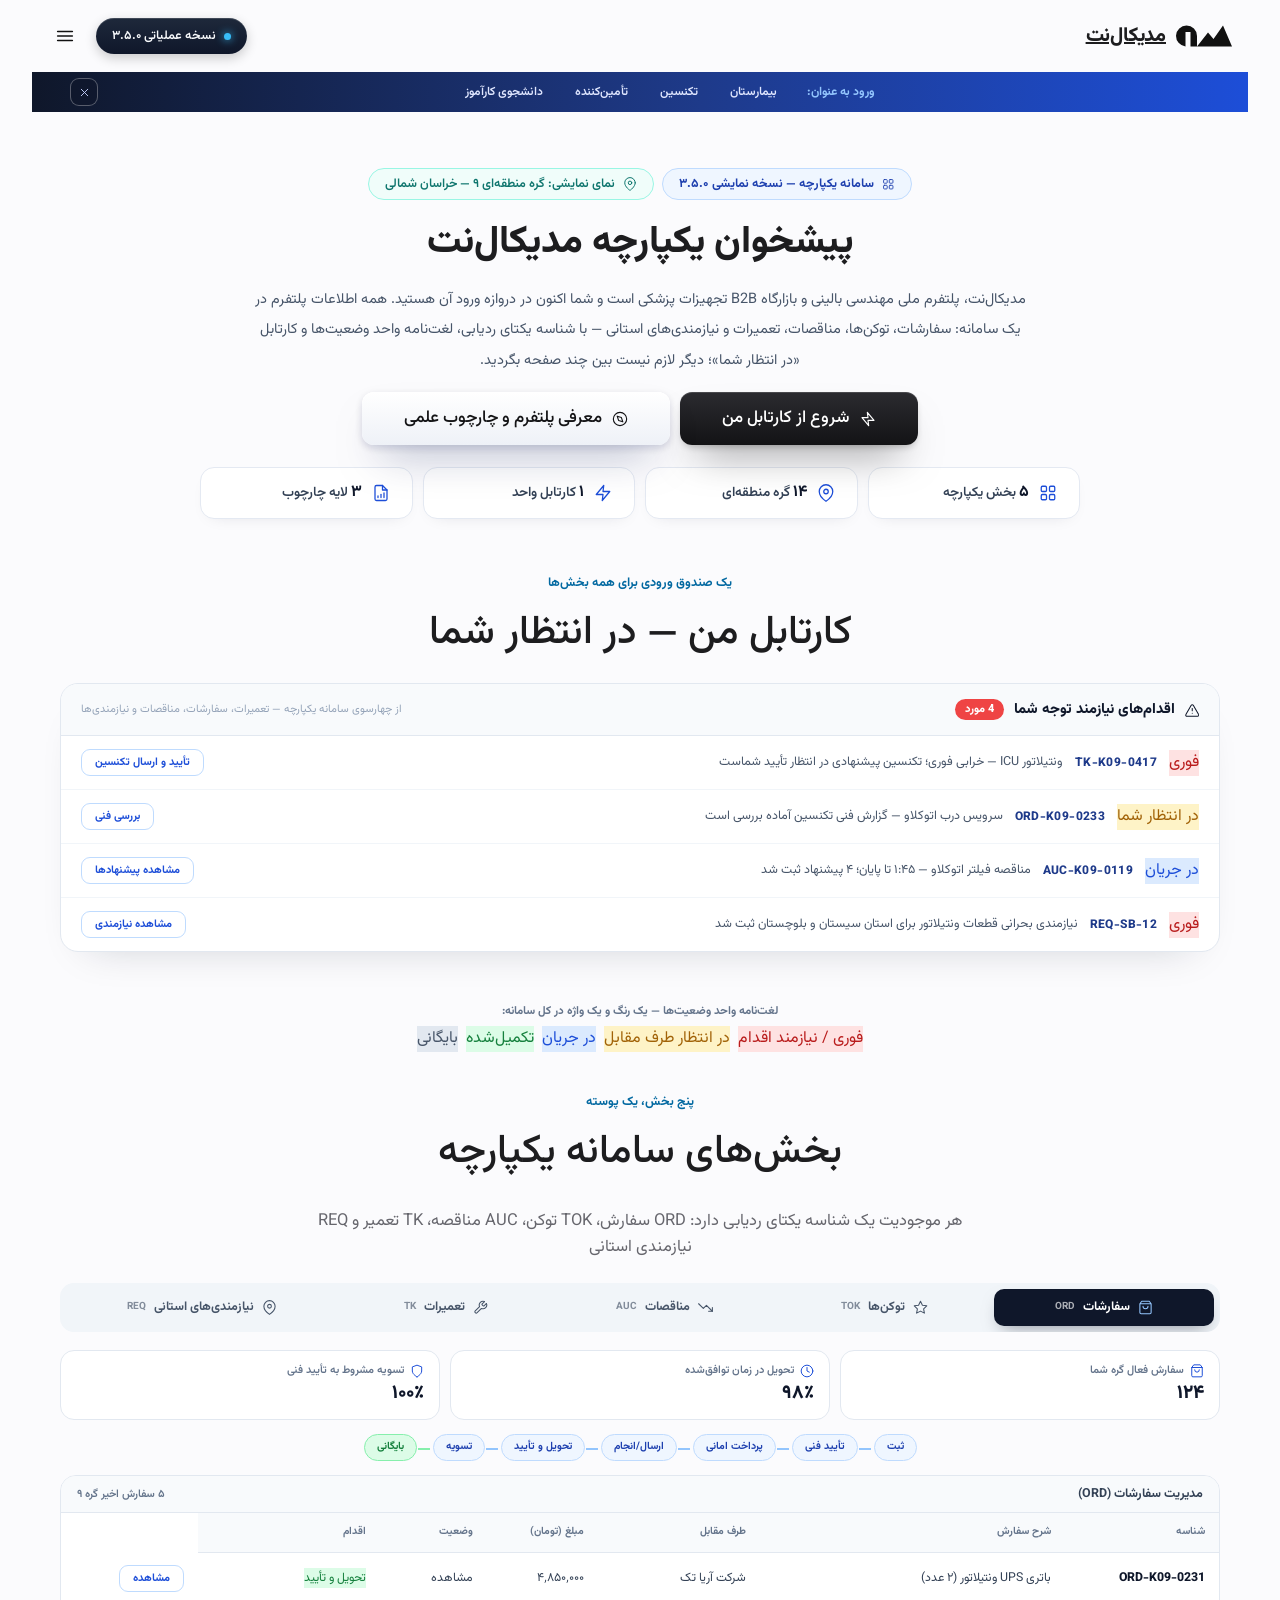
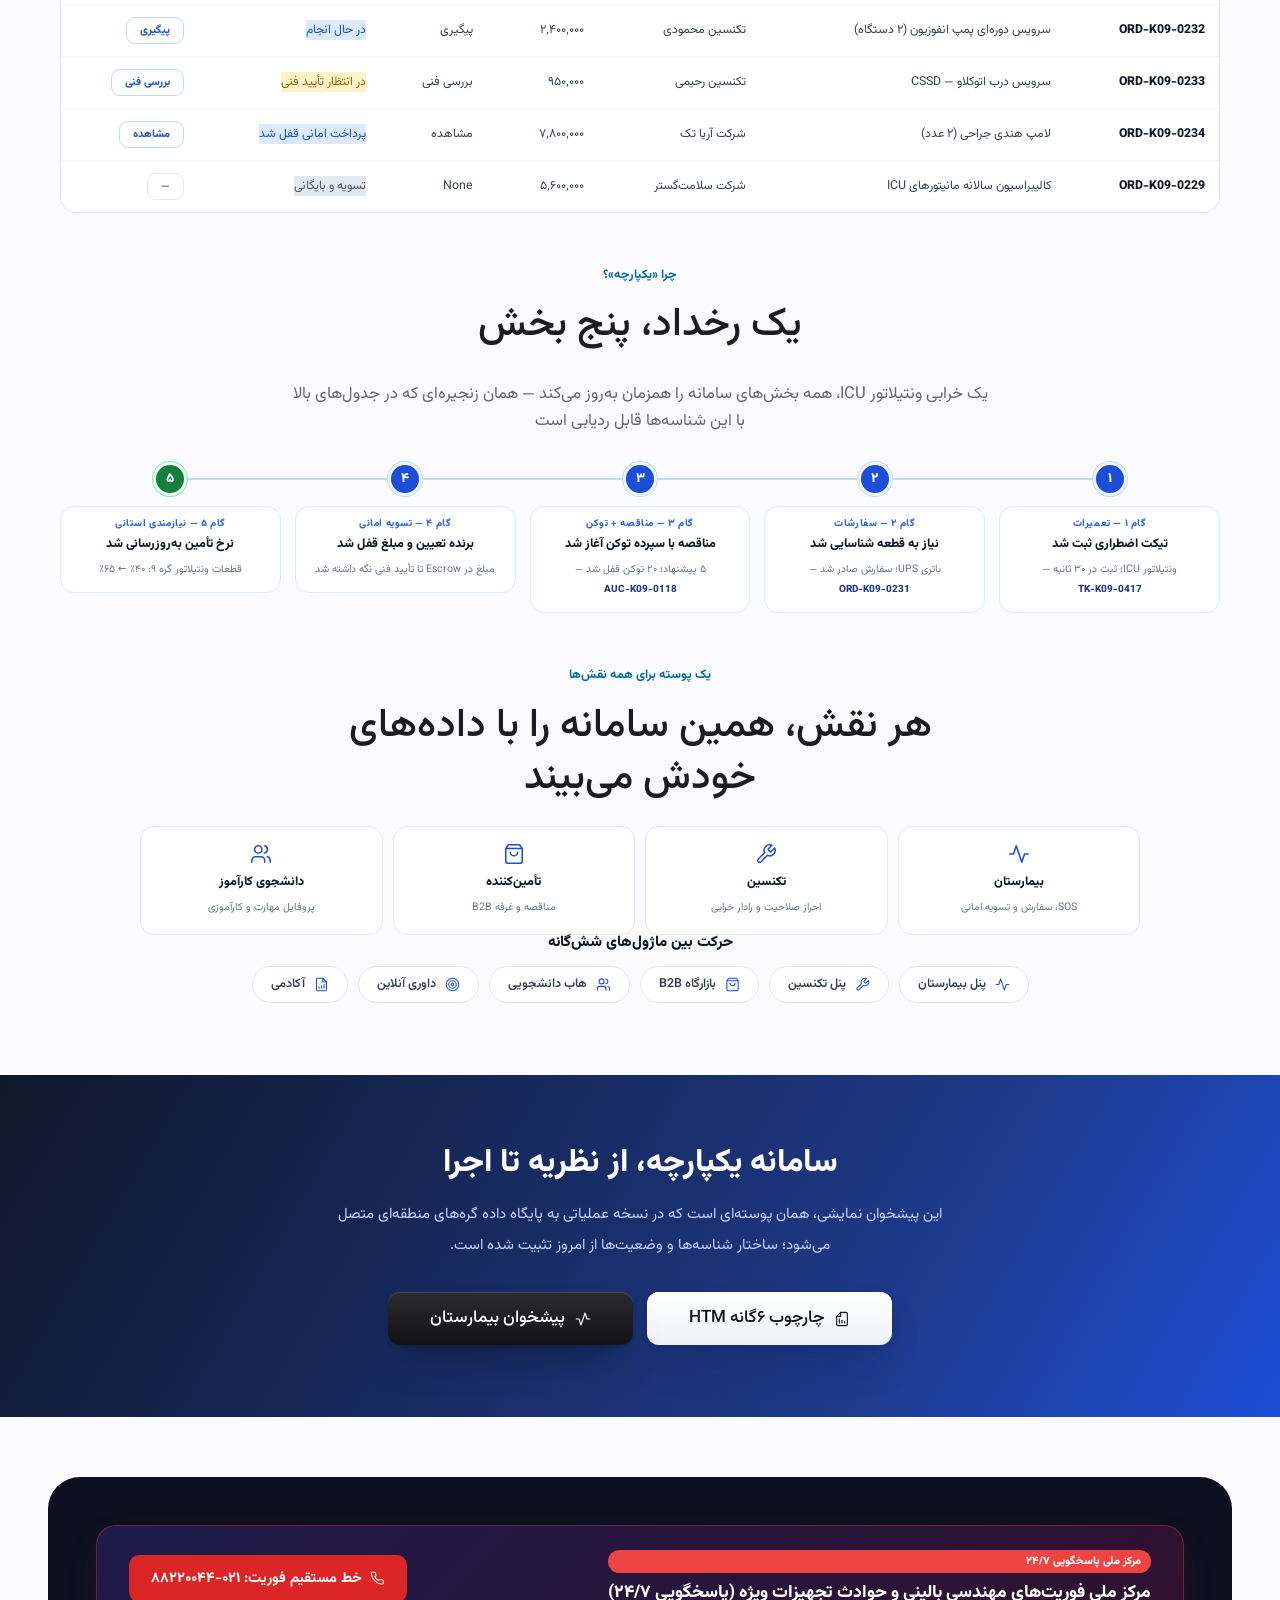
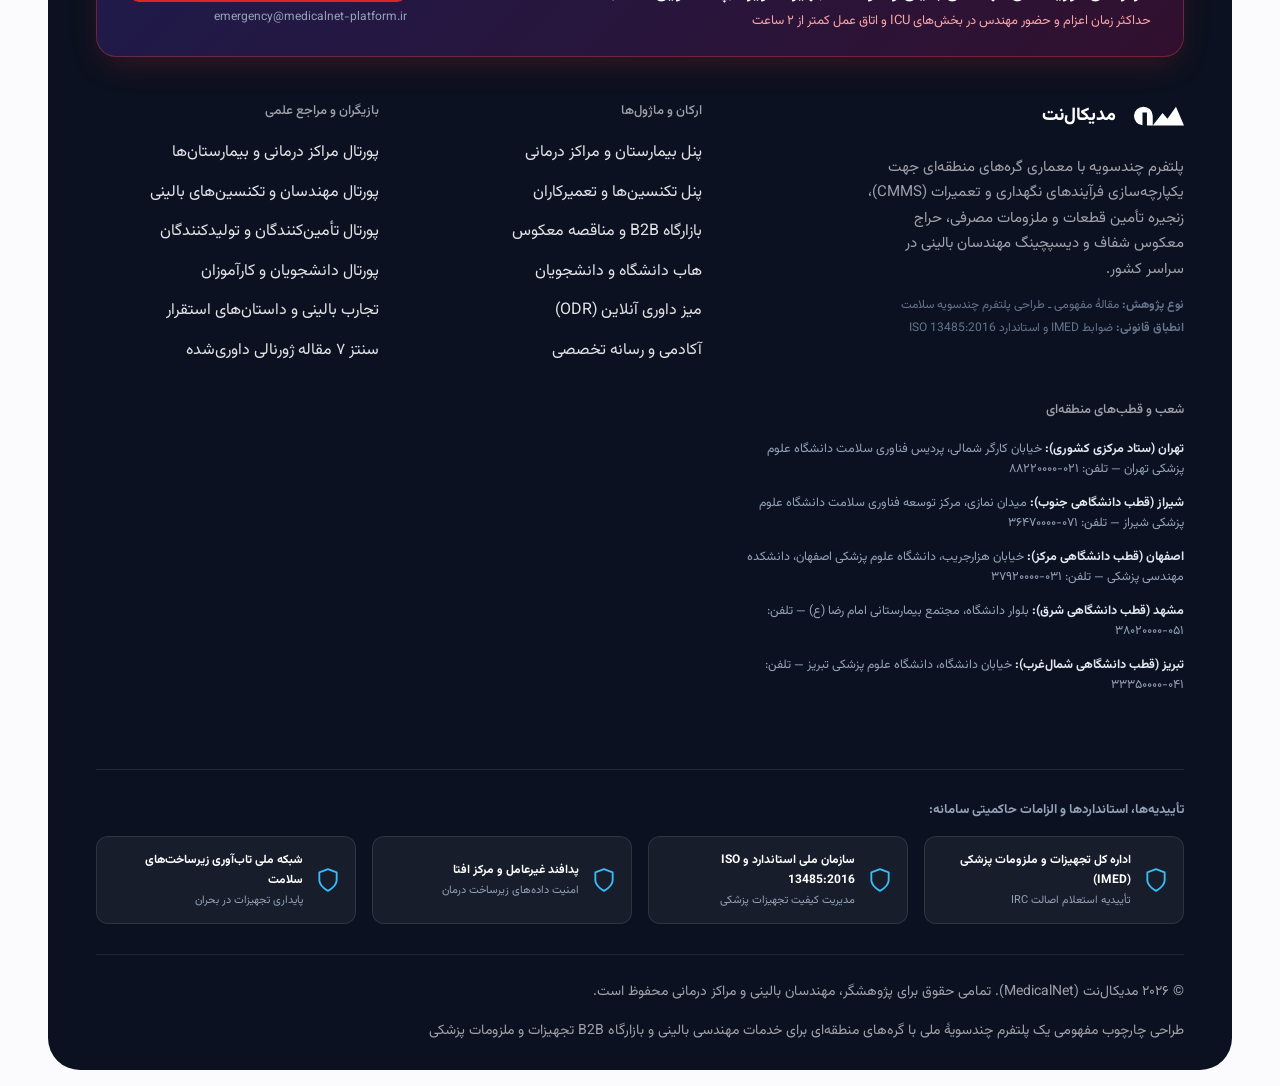
<file: index.html>
<!doctype html>
<html lang="fa" dir="rtl" class="no-js">
<head>
  <meta charset="utf-8">
  <meta name="viewport" content="width=device-width, initial-scale=1">
  <meta name="referrer" content="strict-origin-when-cross-origin">
  <title>مدیکال‌نت | پیشخوان یکپارچه مدیریت تجهیزات پزشکی — سفارشات، توکن‌ها، مناقصات، تعمیرات</title>
  <meta name="description" content="سامانه یکپارچه مدیکال‌نت: مدیریت سفارشات، کیف توکن، مناقصات معکوس، تیکت‌های تعمیر و نیازمندی‌های استانی در یک پوسته واحد با شناسه یکتای ردیابی و کارتابل «در انتظار شما».">
  <meta name="theme-color" content="#1d4ed8">
  <meta property="og:type" content="website">
  <meta property="og:title" content="مدیکال‌نت | پیشخوان یکپارچه مدیریت تجهیزات پزشکی — سفارشات، توکن‌ها، مناقصات، تعمیرات">
  <meta property="og:description" content="سامانه یکپارچه مدیکال‌نت: مدیریت سفارشات، کیف توکن، مناقصات معکوس، تیکت‌های تعمیر و نیازمندی‌های استانی در یک پوسته واحد با شناسه یکتای ردیابی و کارتابل «در انتظار شما».">
  <meta property="og:url" content="https://avazpoors-stack.github.io/MedicalNet/">
  <meta property="og:image" content="https://avazpoors-stack.github.io/MedicalNet/assets/img/og-image.jpg">
  <meta property="og:image:width" content="1200">
  <meta property="og:image:height" content="630">
  <meta property="og:image:alt" content="نمای پیشخوان سامانه مدیکال‌نت — پلتفرم ملی مهندسی بالینی و بازارگاه B2B تجهیزات پزشکی">
  <meta property="og:locale" content="fa_IR">
  <meta name="twitter:card" content="summary_large_image">
  <meta name="twitter:title" content="مدیکال‌نت | پیشخوان یکپارچه مدیریت تجهیزات پزشکی — سفارشات، توکن‌ها، مناقصات، تعمیرات">
  <meta name="twitter:description" content="سامانه یکپارچه مدیکال‌نت: مدیریت سفارشات، کیف توکن، مناقصات معکوس، تیکت‌های تعمیر و نیازمندی‌های استانی در یک پوسته واحد با شناسه یکتای ردیابی و کارتابل «در انتظار شما».">
  <meta name="twitter:image" content="https://avazpoors-stack.github.io/MedicalNet/assets/img/og-image.jpg">
  <link rel="canonical" href="https://avazpoors-stack.github.io/MedicalNet/">
  <link rel="icon" href="assets/img/favicon.svg" type="image/svg+xml">
  <link rel="preconnect" href="https://fonts.googleapis.com">
  <link rel="preconnect" href="https://fonts.gstatic.com" crossorigin>
  <link rel="stylesheet" href="https://fonts.googleapis.com/css2?family=Vazirmatn:wght@100..900&display=swap">
  <link rel="preload" href="assets/fonts/outfit-var.woff2" as="font" type="font/woff2" crossorigin>
  <link rel="preload" href="assets/fonts/dm-sans-var.woff2" as="font" type="font/woff2" crossorigin>
  <link rel="stylesheet" href="assets/css/style.css">
  <link rel="stylesheet" href="assets/css/medicalnet-components.css">
  <link rel="stylesheet" href="assets/css/rtl-override.css">
  <link rel="stylesheet" href="assets/css/module-pages.css">
  <script src="assets/js/rolebar-state.js"></script>
  <script src="assets/js/main.js" defer></script>
</head>
<body id="top">
  <a class="skip-link" href="#main">پرش به محتوای اصلی</a>

  <svg class="sprite" aria-hidden="true" focusable="false" xmlns="http://www.w3.org/2000/svg">
    <symbol id="logo-mark" viewBox="0 0 112 48"><path d="M21 3A21 21 0 0 0 19 44.9V16H29V45H42V24A21 21 0 0 0 21 3Z"/><path d="M42 45 64 17 75 30 94 3 112 45Z"/></symbol>
    <symbol id="i-shield" viewBox="0 0 24 24"><path d="M12 22s8-4 8-10V5l-8-3-8 3v7c0 6 8 10 8 10z"/></symbol>
    <symbol id="i-activity" viewBox="0 0 24 24"><path d="M22 12h-4l-3 9L9 3l-3 9H2"/></symbol>
    <symbol id="i-tool" viewBox="0 0 24 24"><path d="M14.7 6.3a1 1 0 0 0 0 1.4l1.6 1.6a1 1 0 0 0 1.4 0l3.77-3.77a6 6 0 0 1-7.94 7.94l-6.91 6.91a2.12 2.12 0 0 1-3-3l6.91-6.91a6 6 0 0 1 7.94-7.94l-3.76 3.76z"/></symbol>
    <symbol id="i-grid" viewBox="0 0 24 24"><rect width="7" height="7" x="3" y="3" rx="1.5"/><rect width="7" height="7" x="14" y="3" rx="1.5"/><rect width="7" height="7" x="14" y="14" rx="1.5"/><rect width="7" height="7" x="3" y="14" rx="1.5"/></symbol>
    <symbol id="i-cart" viewBox="0 0 24 24"><path d="M6 2 3 6v14a2 2 0 0 0 2 2h14a2 2 0 0 0 2-2V6l-3-4zM3 6h18M16 10a4 4 0 0 1-8 0"/></symbol>
    <symbol id="i-trending-down" viewBox="0 0 24 24"><path d="m23 18-9.5-9.5-5 5L1 6"/><path d="M17 18h6v-6"/></symbol>
    <symbol id="i-trending-up" viewBox="0 0 24 24"><path d="m23 6-9.5 9.5-5-5L1 18"/><path d="M17 6h6v6"/></symbol>
    <symbol id="i-trend" viewBox="0 0 24 24"><path d="M22 7 13.5 15.5 8.5 10.5 2 17"/><path d="M16 7h6v6"/></symbol>
    <symbol id="i-compass" viewBox="0 0 24 24"><circle cx="12" cy="12" r="10"/><path d="m16.24 7.76-2.12 6.36-6.36 2.12 2.12-6.36 6.36-2.12z"/></symbol>
    <symbol id="i-wallet" viewBox="0 0 24 24"><path d="M20 7h-4V4c0-1.1-.9-2-2-2h-4c-1.1 0-2 .9-2 2v3H4c-1.1 0-2 .9-2 2v11c0 1.1.9 2 2 2h16c1.1 0 2-.9 2-2V9c0-1.1-.9-2-2-2zM10 4h4v3h-4V4z"/></symbol>
    <symbol id="i-clock" viewBox="0 0 24 24"><circle cx="12" cy="12" r="10"/><path d="M12 6v6l4 2"/></symbol>
    <symbol id="i-target" viewBox="0 0 24 24"><circle cx="12" cy="12" r="10"/><circle cx="12" cy="12" r="6"/><circle cx="12" cy="12" r="2"/></symbol>
    <symbol id="i-users" viewBox="0 0 24 24"><path d="M16 21v-2a4 4 0 0 0-4-4H6a4 4 0 0 0-4 4v2"/><circle cx="9" cy="7" r="4"/><path d="M22 21v-2a4 4 0 0 0-3-3.87"/><path d="M16 3.13a4 4 0 0 1 0 7.75"/></symbol>
    <symbol id="i-file-chart" viewBox="0 0 24 24"><path d="M14 2H6a2 2 0 0 0-2 2v16a2 2 0 0 0 2 2h12a2 2 0 0 0 2-2V8z"/><path d="M14 2v6h6"/><path d="M8 18v-2"/><path d="M12 18v-4"/><path d="M16 18v-6"/></symbol>
    <symbol id="i-map-pin" viewBox="0 0 24 24"><path d="M21 10c0 7-9 13-9 13s-9-6-9-13a9 9 0 0 1 18 0z"/><circle cx="12" cy="10" r="3"/></symbol>
    <symbol id="i-alert-triangle" viewBox="0 0 24 24"><path d="m10.29 3.86-8.6 14.89A2 2 0 0 0 3.42 22h17.16a2 2 0 0 0 1.73-3.25L13.71 3.86a2 2 0 0 0-3.42 0z"/><path d="M12 9v4"/><path d="M12 17h.01"/></symbol>
    <symbol id="i-phone" viewBox="0 0 24 24"><path d="M22 16.92v3a2 2 0 0 1-2.18 2 19.79 19.79 0 0 1-8.63-3.07 19.5 19.5 0 0 1-6-6 19.79 19.79 0 0 1-3.07-8.67A2 2 0 0 1 4.11 2h3a2 2 0 0 1 2 1.72 12.84 12.84 0 0 0 .7 2.81 2 2 0 0 1-.45 2.11L8.09 9.91a16 16 0 0 0 6 6l1.27-1.27a2 2 0 0 1 2.11-.45 12.84 12.84 0 0 0 2.81.7A2 2 0 0 1 22 16.92z"/></symbol>
    <symbol id="i-refresh" viewBox="0 0 24 24"><path d="M21 12a9 9 0 1 1-9-9c2.52 0 4.93 1 6.74 2.74L21 8"/><path d="M21 3v5h-5"/></symbol>
    <symbol id="i-arrow-right" viewBox="0 0 24 24"><path d="M5 12h14"/><path d="m12 5 7 7-7 7"/></symbol>
    <symbol id="i-pause" viewBox="0 0 24 24"><path d="M9 5v14"/><path d="M15 5v14"/></symbol>
    <symbol id="i-play" viewBox="0 0 24 24"><path d="m7 4 13 8-13 8Z"/></symbol>
    <symbol id="i-search" viewBox="0 0 24 24"><circle cx="11" cy="11" r="8"/><path d="m21 21-4.3-4.3"/></symbol>
    <symbol id="i-help" viewBox="0 0 24 24"><circle cx="12" cy="12" r="10"/><path d="M9.09 9a3 3 0 0 1 5.83 1c0 2-3 3-3 3"/><path d="M12 17h.01"/></symbol>
    <symbol id="i-chevron-right" viewBox="0 0 24 24"><path d="m9 18 6-6-6-6"/></symbol>
    <symbol id="i-chevron-down" viewBox="0 0 24 24"><path d="m6 9 6 6 6-6"/></symbol>
    <symbol id="i-power" viewBox="0 0 24 24"><path d="M12 2v10"/><path d="M18.4 6.6a9 9 0 1 1-12.77.04"/></symbol>
    <symbol id="i-chat" viewBox="0 0 24 24"><path d="M7.9 20A9 9 0 1 0 4 16.1L2 22Z"/><path d="M8 12h.01"/><path d="M12 12h.01"/><path d="M16 12h.01"/></symbol>
    <symbol id="i-menu" viewBox="0 0 24 24"><path d="M4 7h16"/><path d="M4 12h16"/><path d="M4 17h16"/></symbol>
    <symbol id="i-close" viewBox="0 0 24 24"><path d="M18 6 6 18"/><path d="m6 6 12 12"/></symbol>
    <symbol id="i-info" viewBox="0 0 24 24"><circle cx="12" cy="12" r="10"/><path d="M12 16v-4"/><path d="M12 8h.01"/></symbol>
    <symbol id="i-zap" viewBox="0 0 24 24"><path d="M13 2 3 14h9l-1 8 10-12h-9l1-8z"/></symbol>
    <symbol id="i-star" viewBox="0 0 24 24"><path d="m12 2 3.09 6.26L22 9.27l-5 4.87 1.18 6.88L12 17.77l-6.18 3.25L7 14.14 2 9.27l6.91-1.01L12 2z"/></symbol>
    <symbol id="i-check" viewBox="0 0 24 24"><path d="M20 6 9 17l-5-5"/></symbol>
    <!-- Brand Symbols -->
    <symbol id="b-dropbox" viewBox="0 0 24 24"><path d="M6 1.807L0 5.629l6 3.822 6.001-3.822L6 1.807zM18 1.807l-6 3.822 6 3.822 6-3.822-6-3.822zM0 13.274l6 3.822 6.001-3.822L6 9.452l-6 3.822zM18 9.452l-6 3.822 6 3.822 6-3.822-6-3.822zM6 18.371l6.001 3.822 6-3.822-6-3.822L6 18.371z"/></symbol>
    <symbol id="b-notion" viewBox="0 0 24 24"><path d="M4.459 4.208c.746.606 1.026.56 2.428.466l13.215-.793c.28 0 .047-.28-.046-.326L17.86 1.968c-.42-.326-.981-.7-2.055-.607L3.01 2.295c-.466.046-.56.28-.374.466zm.793 3.08v13.904c0 .747.373 1.027 1.214.98l14.523-.84c.841-.046.935-.56.935-1.167V6.354c0-.606-.233-.933-.748-.887l-15.177.887c-.56.047-.747.327-.747.933zm14.337.745c.093.42 0 .84-.42.888l-.7.14v10.264c-.608.327-1.168.514-1.635.514-.748 0-.935-.234-1.495-.933l-4.577-7.186v6.952L12.21 19s0 .84-1.168.84l-3.222.186c-.093-.186 0-.653.327-.746l.84-.233V9.854L7.822 9.76c-.094-.42.14-1.026.793-1.073l3.456-.233 4.764 7.279v-6.44l-1.215-.139c-.093-.514.28-.887.747-.933zM1.936 1.035l13.31-.98c1.634-.14 2.055-.047 3.082.7l4.249 2.986c.7.513.934.653.934 1.213v16.378c0 1.026-.373 1.634-1.68 1.726l-15.458.934c-.98.047-1.448-.093-1.962-.747l-3.129-4.06c-.56-.747-.793-1.306-.793-1.96V2.667c0-.839.374-1.54 1.447-1.632z"/></symbol>
    <symbol id="b-github" viewBox="0 0 24 24"><path d="M12 .297c-6.63 0-12 5.373-12 12 0 5.303 3.438 9.8 8.205 11.385.6.113.82-.258.82-.577 0-.285-.01-1.04-.015-2.04-3.338.724-4.042-1.61-4.042-1.61C4.422 18.07 3.633 17.7 3.633 17.7c-1.087-.744.084-.729.084-.729 1.205.084 1.838 1.236 1.838 1.236 1.07 1.835 2.809 1.305 3.495.998.108-.776.417-1.305.76-1.605-2.665-.3-5.466-1.332-5.466-5.93 0-1.31.465-2.38 1.235-3.22-.135-.303-.54-1.523.105-3.176 0 0 1.005-.322 3.3 1.23.96-.267 1.98-.399 3-.405 1.02.006 2.04.138 3 .405 2.28-1.552 3.285-1.23 3.285-1.23.645 1.653.24 2.873.12 3.176.765.84 1.23 1.91 1.23 3.22 0 4.61-2.805 5.625-5.475 5.92.42.36.81 1.096.81 2.22 0 1.606-.015 2.896-.015 3.286 0 .315.21.69.825.57C20.565 22.092 24 17.592 24 12.297c0-6.627-5.373-12-12-12"/></symbol>
    <symbol id="b-linear" viewBox="0 0 24 24"><path d="M2.886 4.18A11.982 11.982 0 0 1 11.99 0C18.624 0 24 5.376 24 12.009c0 3.64-1.62 6.903-4.18 9.105L2.887 4.18ZM1.817 5.626l16.556 16.556c-.524.33-1.075.62-1.65.866L.951 7.277c.247-.575.537-1.126.866-1.65ZM.322 9.163l14.515 14.515c-.71.172-1.443.282-2.195.322L0 11.358a12 12 0 0 1 .322-2.195Zm-.17 4.862 9.823 9.824a12.02 12.02 0 0 1-9.824-9.824Z"/></symbol>
    <symbol id="b-microsoft" viewBox="0 0 24 24"><rect x="1" y="1" width="10.5" height="10.5" fill="#f25022"/><rect x="12.5" y="1" width="10.5" height="10.5" fill="#7fba00"/><rect x="1" y="12.5" width="10.5" height="10.5" fill="#00a4ef"/><rect x="12.5" y="12.5" width="10.5" height="10.5" fill="#ffb900"/></symbol>
    <symbol id="b-slack" viewBox="0 0 24 24"><rect x="7.2" y="2" width="3.4" height="20" rx="1.7" fill="#36c5f0"/><rect x="13.4" y="2" width="3.4" height="20" rx="1.7" fill="#2eb67d"/><rect x="2" y="7.2" width="20" height="3.4" rx="1.7" fill="#e01e5a"/><rect x="2" y="13.4" width="20" height="3.4" rx="1.7" fill="#ecb22e"/></symbol>
  </svg>

  <!-- ============ Header & Navigation ============ -->
  <header class="site-header" id="site-header">
    <div class="site-header__inner">
      <a class="brand" href="index.html" aria-label="مدیکال‌نت — صفحه اصلی پلتفرم ملی مهندسی بالینی">
        <svg class="brand__mark" viewBox="0 0 112 48" aria-hidden="true"><use href="#logo-mark"/></svg>
        <div class="brand__text-group">
          <span class="brand__name">مدیکال‌نت</span>
          <span class="brand__sub">سامانه جامع مهندسی بالینی و بازارگاه B2B تجهیزات پزشکی</span>
        </div>
      </a>
      <nav class="nav" aria-label="ناوبری اصلی پلتفرم">
        <span class="nav__pill" aria-hidden="true"></span>
        <a class="nav__link" href="index.html">خانه</a>
        <a class="nav__link" href="hospital.html">پنل بیمارستان</a>
        <a class="nav__link" href="technicians.html">پنل تکنسین</a>
        <a class="nav__link" href="marketplace.html">بازارگاه B2B</a>
        <a class="nav__link" href="students.html">هاب دانشجویی</a>
        <a class="nav__link" href="odr.html">داوری آنلاین</a>
        <a class="nav__link" href="academy.html">آکادمی</a>
      </nav>
      <div class="site-header__actions">
        <span class="badge-version" title="نسخه عملیاتی منطبق بر مقاله پژوهشی">نسخه عملیاتی ۳.۵.۰</span>
        <a href="index.html" class="btn btn--dark btn--sm" data-sparkle>
          <span>ورود به پورتال</span>
          <svg class="ic" aria-hidden="true"><use href="#i-arrow-right"/></svg>
        </a>
        <button class="nav-toggle" type="button" aria-expanded="false" aria-controls="mobile-menu" aria-label="باز کردن منو">
          <svg class="ic" aria-hidden="true"><use href="#i-menu"/></svg>
        </button>
      </div>
    </div>
    <div class="role-bar" id="role-bar">
      <div class="role-bar__inner">
        <span class="role-bar__label">ورود به عنوان:</span>
        <nav class="role-switch" aria-label="انتخاب نقش کاربری و ورود به پیشخوان متناظر">
        <a class="role-switch__btn" href="hospital.html">بیمارستان</a>
        <a class="role-switch__btn" href="technicians.html">تکنسین</a>
        <a class="role-switch__btn" href="marketplace.html">تأمین‌کننده</a>
        <a class="role-switch__btn" href="students.html">دانشجوی کارآموز</a>
        </nav>
      </div>
      <button class="role-bar__toggle" type="button" aria-controls="role-bar" aria-expanded="true" aria-label="بستن نوار انتخاب نقش">
        <svg class="ic" aria-hidden="true"><use href="#i-close"/></svg>
      </button>
    </div>
    <button class="role-bar__reopen" type="button" aria-controls="role-bar" aria-expanded="false" aria-label="باز کردن نوار انتخاب نقش">
      ورود به عنوان
      <svg class="ic" aria-hidden="true"><use href="#i-chevron-down"/></svg>
    </button>
    <div class="mobile-menu" id="mobile-menu" hidden>
      <a href="index.html">خانه — پیشخوان یکپارچه</a>
      <a href="about.html">معرفی پلتفرم و چارچوب علمی</a>
      <a href="hospital.html">پنل بیمارستان و مراکز درمانی</a>
      <a href="technicians.html">پنل تکنسین‌ها و تعمیرکاران</a>
      <a href="marketplace.html">بازارگاه B2B تأمین‌کنندگان</a>
      <a href="students.html">هاب دانشگاه و دانشجویان</a>
      <a href="odr.html">میز داوری آنلاین (ODR)</a>
      <a href="academy.html">آکادمی و رسانه تخصصی</a>
      <div class="mobile-menu__actions">
        <a href="about.html#modules" class="btn btn--dark btn--sm mobile-menu-btn">انتخاب پیشخوان نقش شما</a>
      </div>
    </div>
  </header>

  <main id="main" class="page">

    <!-- ============ Unified console hero ============ -->
    <section class="uc-hero" aria-labelledby="uc-hero-title">
      <div class="uc-hero__inner">
        <div class="uc-hero__badges">
          <span class="module-badge"><svg class="ic" aria-hidden="true"><use href="#i-grid"/></svg>سامانه یکپارچه — نسخه نمایشی ۳.۵.۰</span>
          <span class="role-chip"><svg class="ic" aria-hidden="true"><use href="#i-map-pin"/></svg>نمای نمایشی: گره منطقه‌ای ۹ — خراسان شمالی</span>
        </div>
        <h1 class="uc-hero__title" id="uc-hero-title">پیشخوان یکپارچه مدیکال‌نت</h1>
        <p class="uc-hero__lead">مدیکال‌نت، پلتفرم ملی مهندسی بالینی و بازارگاه B2B تجهیزات پزشکی است و شما اکنون در دروازه ورود آن هستید. همه اطلاعات پلتفرم در یک سامانه: سفارشات، توکن‌ها، مناقصات، تعمیرات و نیازمندی‌های استانی — با شناسه یکتای ردیابی، لغت‌نامه واحد وضعیت‌ها و کارتابل «در انتظار شما»؛ دیگر لازم نیست بین چند صفحه بگردید.</p>
        <div class="uc-hero__actions">
          <a href="#uc-worklist" class="btn btn--dark btn--lg" data-sparkle><svg class="ic" aria-hidden="true"><use href="#i-zap"/></svg><span>شروع از کارتابل من</span></a>
          <a href="about.html#framework" class="btn btn--light btn--lg" data-sparkle><svg class="ic" aria-hidden="true"><use href="#i-compass"/></svg><span>معرفی پلتفرم و چارچوب علمی</span></a>
        </div>
        <div class="uc-hero__stats">
        <div class="mini-stat"><svg class="ic" aria-hidden="true"><use href="#i-grid"/></svg><span><b>۵</b> بخش یکپارچه</span></div>        <div class="mini-stat"><svg class="ic" aria-hidden="true"><use href="#i-map-pin"/></svg><span><b>۱۴</b> گره منطقه‌ای</span></div>        <div class="mini-stat"><svg class="ic" aria-hidden="true"><use href="#i-zap"/></svg><span><b>۱</b> کارتابل واحد</span></div>        <div class="mini-stat"><svg class="ic" aria-hidden="true"><use href="#i-file-chart"/></svg><span><b>۳</b> لایه چارچوب</span></div>
        </div>
      </div>
    </section>

    <!-- ============ کارتابل من — single inbox across all sections ============ -->
    <section class="uc-worklist" id="uc-worklist" aria-labelledby="uc-worklist-title">
      <header class="section__head" data-reveal>
        <p class="eyebrow eyebrow--blue">یک صندوق ورودی برای همه بخش‌ها</p>
        <h2 class="h2" id="uc-worklist-title">کارتابل من — در انتظار شما</h2>
      </header>
      <div class="uc-worklist__wrap">
        <div class="uc-worklist__head">
          <span class="uc-worklist__t"><svg class="ic" aria-hidden="true"><use href="#i-alert-triangle"/></svg>اقدام‌های نیازمند توجه شما<span class="uc-worklist__count">4 مورد</span></span>
          <span class="uc-worklist__hint">از چهارسوی سامانه یکپارچه — تعمیرات، سفارشات، مناقصات و نیازمندی‌ها</span>
        </div>
      <div class="uc-worklist__item">
        <span class="uc-chip--urgent">فوری</span>
        <span class="uc-worklist__id">TK-K09-0417</span>
        <span class="uc-worklist__desc">ونتیلاتور ICU — خرابی فوری؛ تکنسین پیشنهادی در انتظار تأیید شماست</span>
        <a class="uc-act" data-goto-tab="#tab-repairs" href="#tab-repairs">تأیید و ارسال تکنسین</a>
      </div>
      <div class="uc-worklist__item">
        <span class="uc-chip--wait">در انتظار شما</span>
        <span class="uc-worklist__id">ORD-K09-0233</span>
        <span class="uc-worklist__desc">سرویس درب اتوکلاو — گزارش فنی تکنسین آماده بررسی است</span>
        <a class="uc-act" data-goto-tab="#tab-orders" href="#tab-orders">بررسی فنی</a>
      </div>
      <div class="uc-worklist__item">
        <span class="uc-chip--run">در جریان</span>
        <span class="uc-worklist__id">AUC-K09-0119</span>
        <span class="uc-worklist__desc">مناقصه فیلتر اتوکلاو — ۱:۴۵ تا پایان؛ ۴ پیشنهاد ثبت شد</span>
        <a class="uc-act" data-goto-tab="#tab-auctions" href="#tab-auctions">مشاهده پیشنهادها</a>
      </div>
      <div class="uc-worklist__item">
        <span class="uc-chip--urgent">فوری</span>
        <span class="uc-worklist__id">REQ-SB-12</span>
        <span class="uc-worklist__desc">نیازمندی بحرانی قطعات ونتیلاتور برای استان سیستان و بلوچستان ثبت شد</span>
        <a class="uc-act" data-goto-tab="#tab-needs" href="#tab-needs">مشاهده نیازمندی</a>
      </div>
      </div>
    </section>

    <!-- ============ unified status vocabulary ============ -->
    <div class="uc-legend">
      <div class="uc-legend__wrap">
        <p class="uc-legend__t">لغت‌نامه واحد وضعیت‌ها — یک رنگ و یک واژه در کل سامانه:</p>
        <span class="uc-chip--urgent">فوری / نیازمند اقدام</span>        <span class="uc-chip--wait">در انتظار طرف مقابل</span>        <span class="uc-chip--run">در جریان</span>        <span class="uc-chip--done">تکمیل‌شده</span>        <span class="uc-chip--arch">بایگانی</span>
      </div>
    </div>

    <!-- ============ five sections in one shell ============ -->
    <section class="uc-tabs" aria-labelledby="uc-tabs-title">
      <header class="section__head" data-reveal>
        <p class="eyebrow eyebrow--blue">پنج بخش، یک پوسته</p>
        <h2 class="h2" id="uc-tabs-title">بخش‌های سامانه یکپارچه</h2>
        <p class="lead">هر موجودیت یک شناسه یکتای ردیابی دارد: ORD سفارش، TOK توکن، AUC مناقصه، TK تعمیر و REQ نیازمندی استانی</p>
      </header>
      <div class="uc-tabs__wrap">
        <div class="uc-tablist" role="tablist" data-tabs aria-label="بخش‌های سامانه یکپارچه">
        <button class="uc-tab" role="tab" id="uc-btn-orders" aria-selected="true" aria-controls="tab-orders" type="button"><svg class="ic" aria-hidden="true"><use href="#i-cart"/></svg>سفارشات <small style="opacity:.65;font-size:10px;direction:ltr;">ORD</small></button>
        <button class="uc-tab" role="tab" id="uc-btn-tokens" aria-selected="false" aria-controls="tab-tokens" tabindex="-1" type="button"><svg class="ic" aria-hidden="true"><use href="#i-star"/></svg>توکن‌ها <small style="opacity:.65;font-size:10px;direction:ltr;">TOK</small></button>
        <button class="uc-tab" role="tab" id="uc-btn-auctions" aria-selected="false" aria-controls="tab-auctions" tabindex="-1" type="button"><svg class="ic" aria-hidden="true"><use href="#i-trending-down"/></svg>مناقصات <small style="opacity:.65;font-size:10px;direction:ltr;">AUC</small></button>
        <button class="uc-tab" role="tab" id="uc-btn-repairs" aria-selected="false" aria-controls="tab-repairs" tabindex="-1" type="button"><svg class="ic" aria-hidden="true"><use href="#i-tool"/></svg>تعمیرات <small style="opacity:.65;font-size:10px;direction:ltr;">TK</small></button>
        <button class="uc-tab" role="tab" id="uc-btn-needs" aria-selected="false" aria-controls="tab-needs" tabindex="-1" type="button"><svg class="ic" aria-hidden="true"><use href="#i-map-pin"/></svg>نیازمندی‌های استانی <small style="opacity:.65;font-size:10px;direction:ltr;">REQ</small></button>
        </div>
    <div class="uc-panel" id="tab-orders" role="tabpanel">
      <div class="uc-panel__stats">
        <div class="dstat"><span class="dstat__lbl"><svg class="ic" aria-hidden="true"><use href="#i-cart"/></svg>سفارش فعال گره شما</span><span class="dstat__val">۱۲۴</span></div>        <div class="dstat"><span class="dstat__lbl"><svg class="ic" aria-hidden="true"><use href="#i-clock"/></svg>تحویل در زمان توافق‌شده</span><span class="dstat__val">۹۸٪</span></div>        <div class="dstat"><span class="dstat__lbl"><svg class="ic" aria-hidden="true"><use href="#i-shield"/></svg>تسویه مشروط به تأیید فنی</span><span class="dstat__val">۱۰۰٪</span></div>
      </div>
      <div class="uc-cycle" role="img" aria-label="چرخه مدیریت سفارشات (ORD)"><span class="cycle-chip">ثبت</span><span class="cycle-chip">تأیید فنی</span><span class="cycle-chip">پرداخت امانی</span><span class="cycle-chip">ارسال/انجام</span><span class="cycle-chip">تحویل و تأیید</span><span class="cycle-chip">تسویه</span><span class="cycle-chip">بایگانی</span></div>
      <div class="uc-tablewrap">
        <div class="uc-tablewrap__bar"><span>مدیریت سفارشات (ORD)</span><span class="uc-tablewrap__count">۵ سفارش اخیر گره ۹</span></div>
        <div class="uc-scroll">
          <table class="uc-table">
            <thead>
              <tr><th>شناسه</th><th>شرح سفارش</th><th>طرف مقابل</th><th>مبلغ (تومان)</th><th>وضعیت</th><th>اقدام</th></tr>
            </thead>
            <tbody>
          <tr><td><span class="uc-id">ORD-K09-0231</span></td><td>باتری UPS ونتیلاتور (۲ عدد)</td><td>شرکت آریا تک</td><td>۴٬۸۵۰٬۰۰۰</td><td>مشاهده</td><td><span class="uc-chip--done">تحویل و تأیید</span></td><td><a class="uc-act" data-goto-tab="#tab-orders" href="#tab-orders">مشاهده</a></td></tr>
          <tr><td><span class="uc-id">ORD-K09-0232</span></td><td>سرویس دوره‌ای پمپ انفوزیون (۲ دستگاه)</td><td>تکنسین محمودی</td><td>۲٬۴۰۰٬۰۰۰</td><td>پیگیری</td><td><span class="uc-chip--run">در حال انجام</span></td><td><a class="uc-act" data-goto-tab="#tab-orders" href="#tab-orders">پیگیری</a></td></tr>
          <tr><td><span class="uc-id">ORD-K09-0233</span></td><td>سرویس درب اتوکلاو — CSSD</td><td>تکنسین رحیمی</td><td>۹۵۰٬۰۰۰</td><td>بررسی فنی</td><td><span class="uc-chip--wait">در انتظار تأیید فنی</span></td><td><a class="uc-act" data-goto-tab="#tab-orders" href="#tab-orders">بررسی فنی</a></td></tr>
          <tr><td><span class="uc-id">ORD-K09-0234</span></td><td>لامپ هندی جراحی (۲ عدد)</td><td>شرکت آریا تک</td><td>۷٬۸۰۰٬۰۰۰</td><td>مشاهده</td><td><span class="uc-chip--run">پرداخت امانی قفل شد</span></td><td><a class="uc-act" data-goto-tab="#tab-orders" href="#tab-orders">مشاهده</a></td></tr>
          <tr><td><span class="uc-id">ORD-K09-0229</span></td><td>کالیبراسیون سالانه مانیتورهای ICU</td><td>شرکت سلامت‌گستر</td><td>۵٬۶۰۰٬۰۰۰</td><td>None</td><td><span class="uc-chip--arch">تسویه و بایگانی</span></td><td><span class="uc-act uc-act--ghost">—</span></td></tr>
            </tbody>
          </table>
        </div>
      </div>
    </div>
    <div class="uc-panel" id="tab-tokens" role="tabpanel" hidden>
      <div class="uc-panel__stats">
        <div class="dstat"><span class="dstat__lbl"><svg class="ic" aria-hidden="true"><use href="#i-star"/></svg>موجودی کل توکن</span><span class="dstat__val">۳۰۰</span></div>        <div class="dstat"><span class="dstat__lbl"><svg class="ic" aria-hidden="true"><use href="#i-refresh"/></svg>گردش ماه جاری</span><span class="dstat__val">۴۱۲</span></div>        <div class="dstat"><span class="dstat__lbl"><svg class="ic" aria-hidden="true"><use href="#i-trending-up"/></svg>نرخ فعال‌سازی پاداش</span><span class="dstat__val">۸۵٪</span></div>
      </div>
      <div class="uc-balance-row">
        <div class="dd-balance"><span class="dd-balance__lbl">موجودی آزاد</span><span class="dd-balance__val">۲۴۰ توکن</span></div>
        <div class="dd-balance"><span class="dd-balance__lbl">قفل‌شده در مناقصات جاری</span><span class="dd-balance__val">۶۰ توکن</span></div>
      </div>
      <div class="uc-tablewrap">
        <div class="uc-tablewrap__bar"><span>کیف توکن (TOK)</span><span class="uc-tablewrap__count">۵ تراکنش اخیر</span></div>
        <div class="uc-scroll">
          <table class="uc-table">
            <thead>
              <tr><th>شناسه</th><th>شرح تراکنش</th><th>مقدار</th><th>جریان</th><th>وضعیت</th></tr>
            </thead>
            <tbody>
          <tr><td><span class="uc-id">TOK-8812</span></td><td>پاداش سرویس فوری ICU</td><td>+۱۵</td><td>ورودی</td><td><span class="uc-chip--done">ثبت شد</span></td><td><span class="uc-act uc-act--ghost">—</span></td></tr>
          <tr><td><span class="uc-id">TOK-8813</span></td><td>سپرده ورود به مناقصه AUC-K09-0118</td><td>-۲۰</td><td>خروجی</td><td><span class="uc-chip--wait">قفل در مناقصه</span></td><td><span class="uc-act uc-act--ghost">—</span></td></tr>
          <tr><td><span class="uc-id">TOK-8814</span></td><td>خرید تخفیف آبونمان ماهانه</td><td>-۱۰</td><td>خروجی</td><td><span class="uc-chip--done">ثبت شد</span></td><td><span class="uc-act uc-act--ghost">—</span></td></tr>
          <tr><td><span class="uc-id">TOK-8815</span></td><td>پاداش ثبت گزارش نگهداشت پیشگیرانه (PM)</td><td>+۵</td><td>ورودی</td><td><span class="uc-chip--done">ثبت شد</span></td><td><span class="uc-act uc-act--ghost">—</span></td></tr>
          <tr><td><span class="uc-id">TOK-8811</span></td><td>پاداش گواهینامه تکنسین کارآموز</td><td>+۲۰</td><td>ورودی</td><td><span class="uc-chip--arch">تسویه شد</span></td><td><span class="uc-act uc-act--ghost">—</span></td></tr>
            </tbody>
          </table>
        </div>
      </div>
      <p class="uc-note">توکن واحد اعتبار حلقه‌بسته پلتفرم است: سپرده ورود به مناقصه، پاداش تکنسین و تخفیف آبونمان — قابل تبدیل به پول نیست.</p>    </div>
    <div class="uc-panel" id="tab-auctions" role="tabpanel" hidden>
      <div class="uc-panel__stats">
        <div class="dstat"><span class="dstat__lbl"><svg class="ic" aria-hidden="true"><use href="#i-trending-down"/></svg>میانگین کاهش قیمت خرید</span><span class="dstat__val">۱۸٪</span></div>        <div class="dstat"><span class="dstat__lbl"><svg class="ic" aria-hidden="true"><use href="#i-clock"/></svg>مناقصه باز گره شما</span><span class="dstat__val">۲</span></div>        <div class="dstat"><span class="dstat__lbl"><svg class="ic" aria-hidden="true"><use href="#i-star"/></svg>رضایت پس از تسویه</span><span class="dstat__val">۹۶٪</span></div>
      </div>
      <div class="uc-cycle" role="img" aria-label="چرخه مناقصات معکوس (AUC)"><span class="cycle-chip">انتشار</span><span class="cycle-chip">دریافت پیشنهاد</span><span class="cycle-chip">ارزیابی</span><span class="cycle-chip">برد</span><span class="cycle-chip">قرارداد</span><span class="cycle-chip">تسویه امانی</span><span class="cycle-chip">امتیازدهی</span></div>
      <div class="uc-tablewrap">
        <div class="uc-tablewrap__bar"><span>مناقصات معکوس (AUC)</span><span class="uc-tablewrap__count">۵ مناقصه اخیر گره ۹</span></div>
        <div class="uc-scroll">
          <table class="uc-table">
            <thead>
              <tr><th>شناسه</th><th>موضوع</th><th>پیشنهادها</th><th>بهترین پیشنهاد (تومان)</th><th>زمان باقی‌مانده</th><th>وضعیت</th></tr>
            </thead>
            <tbody>
          <tr><td><span class="uc-id">AUC-K09-0119</span></td><td>فیلتر ضدعفونی اتوکلاو (بسته ۱۰ عددی)</td><td>۴</td><td>۱٬۲۰۰٬۰۰۰</td><td>۱:۴۵:۰۰</td><td><span class="uc-chip--run">باز</span></td><td><span class="uc-act uc-act--ghost">—</span></td></tr>
          <tr><td><span class="uc-id">AUC-K09-0120</span></td><td>لامپ هندی جراحی (۲ عدد)</td><td>۱</td><td>۷٬۸۰۰٬۰۰۰</td><td>۶:۲۰:۴۰</td><td><span class="uc-chip--run">باز</span></td><td><span class="uc-act uc-act--ghost">—</span></td></tr>
          <tr><td><span class="uc-id">AUC-K09-0118</span></td><td>باتری UPS ونتیلاتور (۲ عدد)</td><td>۵</td><td>۴٬۸۵۰٬۰۰۰</td><td>—</td><td><span class="uc-chip--done">برنده: آریا تک</span></td><td><span class="uc-act uc-act--ghost">—</span></td></tr>
          <tr><td><span class="uc-id">AUC-K09-0117</span></td><td>سرویس کالیبراسیون مانیتورها</td><td>۵</td><td>۵٬۶۰۰٬۰۰۰</td><td>—</td><td><span class="uc-chip--done">قرارداد فعال</span></td><td><span class="uc-act uc-act--ghost">—</span></td></tr>
          <tr><td><span class="uc-id">AUC-K09-0115</span></td><td>پمپ انفوزیون سرم (۲ دستگاه)</td><td>۳</td><td>۱۸٬۵۰۰٬۰۰۰</td><td>—</td><td><span class="uc-chip--arch">ختم و تسویه</span></td><td><span class="uc-act uc-act--ghost">—</span></td></tr>
            </tbody>
          </table>
        </div>
      </div>
      <p class="uc-note">سپرده توکنی ورود + تسویه امانی = حفظ رابطه خریدار–تأمین‌کننده (Jap, 2007).</p>    </div>
    <div class="uc-panel" id="tab-repairs" role="tabpanel" hidden>
      <div class="uc-panel__stats">
        <div class="dstat"><span class="dstat__lbl"><svg class="ic" aria-hidden="true"><use href="#i-zap"/></svg>ثبت تیکت اضطراری (SOS)</span><span class="dstat__val">۳۰ ثانیه</span></div>        <div class="dstat"><span class="dstat__lbl"><svg class="ic" aria-hidden="true"><use href="#i-map-pin"/></svg>زمان پاسخ منطقه‌ای</span><span class="dstat__val">۱.۸–۴ ساعت</span></div>        <div class="dstat"><span class="dstat__lbl"><svg class="ic" aria-hidden="true"><use href="#i-check"/></svg>تیکت‌های حل‌شده در SLA</span><span class="dstat__val">۹۱٪</span></div>
      </div>
      <div class="uc-cycle" role="img" aria-label="چرخه مدیریت تعمیرات (TK)"><span class="cycle-chip">SOS</span><span class="cycle-chip">تخصیص تکنسین</span><span class="cycle-chip">در حال تعمیر</span><span class="cycle-chip">تست و تحویل</span><span class="cycle-chip">تأیید مدیر</span><span class="cycle-chip">تسویه</span></div>
      <div class="uc-tablewrap">
        <div class="uc-tablewrap__bar"><span>مدیریت تعمیرات (TK)</span><span class="uc-tablewrap__count">۵ تیکت اخیر گره ۹</span></div>
        <div class="uc-scroll">
          <table class="uc-table">
            <thead>
              <tr><th>شناسه</th><th>تجهیز / بخش</th><th>تکنسین</th><th>SLA</th><th>وضعیت</th></tr>
            </thead>
            <tbody>
          <tr><td><span class="uc-id">TK-K09-0417</span></td><td>ونتیلاتور — ICU اتاق ۳</td><td>محمودی (در مسیر)</td><td>۰۱:۲۴ باقی‌مانده</td><td><span class="uc-chip--urgent">فوری</span></td><td><span class="uc-act uc-act--ghost">—</span></td></tr>
          <tr><td><span class="uc-id">TK-K09-0416</span></td><td>مانیتور علائم حیاتی — اورژانس</td><td>رحیمی</td><td>۰۴:۱۰</td><td><span class="uc-chip--run">در حال تعمیر</span></td><td><span class="uc-act uc-act--ghost">—</span></td></tr>
          <tr><td><span class="uc-id">TK-K09-0415</span></td><td>اتوکلاو — CSSD</td><td>محمودی</td><td>—</td><td><span class="uc-chip--wait">در انتظار تأیید مدیر</span></td><td><span class="uc-act uc-act--ghost">—</span></td></tr>
          <tr><td><span class="uc-id">TK-K09-0414</span></td><td>پمپ انفوزیون — ICU</td><td>کارآموز (زیر نظر مربی)</td><td>—</td><td><span class="uc-chip--done">تحویل و تأیید</span></td><td><span class="uc-act uc-act--ghost">—</span></td></tr>
          <tr><td><span class="uc-id">TK-K09-0410</span></td><td>رادیولوژی پرتابل — تصویربرداری</td><td>رحیمی</td><td>—</td><td><span class="uc-chip--arch">بایگانی</span></td><td><span class="uc-act uc-act--ghost">—</span></td></tr>
            </tbody>
          </table>
        </div>
      </div>
      <p class="uc-note">هر تیکت به شناسنامه دیجیتال همان تجهیز متصل است.</p>    </div>
    <div class="uc-panel" id="tab-needs" role="tabpanel" hidden>
      <div class="uc-panel__stats">
        <div class="dstat"><span class="dstat__lbl"><svg class="ic" aria-hidden="true"><use href="#i-map-pin"/></svg>گره منطقه‌ای فعال</span><span class="dstat__val">۱۴</span></div>        <div class="dstat"><span class="dstat__lbl"><svg class="ic" aria-hidden="true"><use href="#i-alert-triangle"/></svg>نیازمندی بحرانی کشور</span><span class="dstat__val">۲</span></div>        <div class="dstat"><span class="dstat__lbl"><svg class="ic" aria-hidden="true"><use href="#i-trending-up"/></svg>میانگین نرخ تأمین کشوری</span><span class="dstat__val">۶۵٪</span></div>
      </div>
      <div class="uc-tablewrap">
        <div class="uc-tablewrap__bar"><span>نیازمندی‌های استانی (REQ) — لایه تجمیع</span><span class="uc-tablewrap__count">۵ نیازمندی ثبت‌شده اخیر</span></div>
        <div class="uc-scroll">
          <table class="uc-table">
            <thead>
              <tr><th>شناسه</th><th>استان / گره</th><th>نوع نیازمندی</th><th>مقدار</th><th>اولویت</th><th>نرخ تأمین</th></tr>
            </thead>
            <tbody>
          <tr><td><span class="uc-id">REQ-SB-12</span></td><td>سیستان و بلوچستان — گره ۱۲</td><td>قطعات یدکی ونتیلاتور</td><td>۱۲ مورد</td><td>۴۰٪</td><td><span class="uc-chip--urgent">بحرانی</span></td><td><span class="uc-act uc-act--ghost">—</span></td></tr>
          <tr><td><span class="uc-id">REQ-KR-07</span></td><td>کرمان — گره ۷</td><td>تکنسین رادیولوژی</td><td>۳ پست</td><td>۴۵٪</td><td><span class="uc-chip--urgent">بحرانی</span></td><td><span class="uc-act uc-act--ghost">—</span></td></tr>
          <tr><td><span class="uc-id">REQ-KH-03</span></td><td>خراسان جنوبی — گره ۳</td><td>تکنسین ICU</td><td>۲ پست</td><td>۶۰٪</td><td><span class="uc-chip--wait">مهم</span></td><td><span class="uc-act uc-act--ghost">—</span></td></tr>
          <tr><td><span class="uc-id">REQ-SM-10</span></td><td>سمنان — گره ۱۰</td><td>ملزومات PM اتوکلاو</td><td>۸ مورد</td><td>۷۵٪</td><td><span class="uc-chip--done">در حال تأمین</span></td><td><span class="uc-act uc-act--ghost">—</span></td></tr>
          <tr><td><span class="uc-id">REQ-K09-21</span></td><td>خراسان شمالی — گره ۹</td><td>فیوژن دستگاه C-arm</td><td>۱ مورد</td><td>۸۵٪</td><td><span class="uc-chip--arch">عادی</span></td><td><span class="uc-act uc-act--ghost">—</span></td></tr>
            </tbody>
          </table>
        </div>
      </div>
      <p class="uc-note">هر گره منطقه‌ای نیاز تجمیعی استان خود را با اولویت و نرخ تأمین ثبت می‌کند — سیگنال تقاضا برای تأمین‌کنندگان (Viswanadham, 2021).</p>    </div>
      </div>
    </section>

    <!-- ============ یک رخداد، پنج بخش ============ -->
    <section class="uc-flow" aria-labelledby="uc-flow-title">
      <header class="section__head" data-reveal>
        <p class="eyebrow eyebrow--blue">چرا «یکپارچه»؟</p>
        <h2 class="h2" id="uc-flow-title">یک رخداد، پنج بخش</h2>
        <p class="lead">یک خرابی ونتیلاتور ICU، همه بخش‌های سامانه را همزمان به‌روز می‌کند — همان زنجیره‌ای که در جدول‌های بالا با این شناسه‌ها قابل ردیابی است</p>
      </header>
      <div class="uc-flow__wrap">
        <div class="uc-step">
          <span class="uc-step__dot" aria-hidden="true">۱</span>
          <div class="uc-step__card">
            <span class="uc-step__no">گام ۱ — تعمیرات</span>
            <span class="uc-step__t">تیکت اضطراری ثبت شد</span>
            <span class="uc-step__d">ونتیلاتور ICU؛ ثبت در ۳۰ ثانیه — <span class="uc-id">TK-K09-0417</span></span>
          </div>
        </div>
        <div class="uc-step">
          <span class="uc-step__dot" aria-hidden="true">۲</span>
          <div class="uc-step__card">
            <span class="uc-step__no">گام ۲ — سفارشات</span>
            <span class="uc-step__t">نیاز به قطعه شناسایی شد</span>
            <span class="uc-step__d">باتری UPS؛ سفارش صادر شد — <span class="uc-id">ORD-K09-0231</span></span>
          </div>
        </div>
        <div class="uc-step">
          <span class="uc-step__dot" aria-hidden="true">۳</span>
          <div class="uc-step__card">
            <span class="uc-step__no">گام ۳ — مناقصه + توکن</span>
            <span class="uc-step__t">مناقصه با سپرده توکن آغاز شد</span>
            <span class="uc-step__d">۵ پیشنهاد؛ ۲۰ توکن قفل شد — <span class="uc-id">AUC-K09-0118</span></span>
          </div>
        </div>
        <div class="uc-step">
          <span class="uc-step__dot" aria-hidden="true">۴</span>
          <div class="uc-step__card">
            <span class="uc-step__no">گام ۴ — تسویه امانی</span>
            <span class="uc-step__t">برنده تعیین و مبلغ قفل شد</span>
            <span class="uc-step__d">مبلغ در Escrow تا تأیید فنی نگه داشته شد</span>
          </div>
        </div>
        <div class="uc-step">
          <span class="uc-step__dot" aria-hidden="true">۵</span>
          <div class="uc-step__card">
            <span class="uc-step__no">گام ۵ — نیازمندی استانی</span>
            <span class="uc-step__t">نرخ تأمین به‌روزرسانی شد</span>
            <span class="uc-step__d">قطعات ونتیلاتور گره ۹: ۴۰٪ ← ۶۵٪</span>
          </div>
        </div>
      </div>
    </section>

    <!-- ============ same shell for every role ============ -->
    <section class="uc-roles" aria-labelledby="uc-roles-title">
      <header class="section__head" data-reveal>
        <p class="eyebrow eyebrow--blue">یک پوسته برای همه نقش‌ها</p>
        <h2 class="h2" id="uc-roles-title">هر نقش، همین سامانه را با داده‌های خودش می‌بیند</h2>
      </header>
      <div class="uc-roles__grid">
        <a class="uc-role" href="hospital.html#dashboard-demo"><svg class="ic" aria-hidden="true"><use href="#i-activity"/></svg><span class="uc-role__t">بیمارستان</span><span class="uc-role__d">SOS، سفارش و تسویه امانی</span></a>
        <a class="uc-role" href="technicians.html"><svg class="ic" aria-hidden="true"><use href="#i-tool"/></svg><span class="uc-role__t">تکنسین</span><span class="uc-role__d">احراز صلاحیت و رادار خرابی</span></a>
        <a class="uc-role" href="marketplace.html"><svg class="ic" aria-hidden="true"><use href="#i-cart"/></svg><span class="uc-role__t">تأمین‌کننده</span><span class="uc-role__d">مناقصه و غرفه B2B</span></a>
        <a class="uc-role" href="students.html"><svg class="ic" aria-hidden="true"><use href="#i-users"/></svg><span class="uc-role__t">دانشجوی کارآموز</span><span class="uc-role__d">پروفایل مهارت و کارآموزی</span></a>
      </div>
    </section>

    <nav class="modules-strip" aria-label="سایر ماژول‌های پلتفرم">
      <p class="modules-strip__t">حرکت بین ماژول‌های شش‌گانه</p>
      <div class="modules-strip__chips">
      <a class="strip-chip" href="hospital.html"><svg class="ic" aria-hidden="true"><use href="#i-activity"/></svg>پنل بیمارستان</a>
      <a class="strip-chip" href="technicians.html"><svg class="ic" aria-hidden="true"><use href="#i-tool"/></svg>پنل تکنسین</a>
      <a class="strip-chip" href="marketplace.html"><svg class="ic" aria-hidden="true"><use href="#i-cart"/></svg>بازارگاه B2B</a>
      <a class="strip-chip" href="students.html"><svg class="ic" aria-hidden="true"><use href="#i-users"/></svg>هاب دانشجویی</a>
      <a class="strip-chip" href="odr.html"><svg class="ic" aria-hidden="true"><use href="#i-target"/></svg>داوری آنلاین</a>
      <a class="strip-chip" href="academy.html"><svg class="ic" aria-hidden="true"><use href="#i-file-chart"/></svg>آکادمی</a>
      </div>
    </nav>
    <section class="module-cta" aria-labelledby="pcta-title">
      <h2 class="module-cta__t" id="pcta-title">سامانه یکپارچه، از نظریه تا اجرا</h2>
      <p class="module-cta__d">این پیشخوان نمایشی، همان پوسته‌ای است که در نسخه عملیاتی به پایگاه داده گره‌های منطقه‌ای متصل می‌شود؛ ساختار شناسه‌ها و وضعیت‌ها از امروز تثبیت شده است.</p>
      <div class="module-hero__actions">
          <a href="about.html#framework" class="btn btn--light btn--lg" data-sparkle><svg class="ic" aria-hidden="true"><use href="#i-file-chart"/></svg><span>چارچوب ۶‌گانه HTM</span></a>          <a href="hospital.html#dashboard-demo" class="btn btn--dark btn--lg" data-sparkle><svg class="ic" aria-hidden="true"><use href="#i-activity"/></svg><span>پیشخوان بیمارستان</span></a>
      </div>
    </section>
  </main>

  <footer class="footer multi-tier-footer" id="footer" aria-labelledby="foot-title">
    <h2 class="sr-only" id="foot-title">اطلاعات تماس، فوریت‌ها و حاکمیت پلتفرم مدیکال‌نت</h2>

    <!-- Emergency Operations Hotline Bar -->
    <div class="emergency-bar">
      <div class="emergency-bar__info">
        <div class="emergency-bar__badge">مرکز ملی پاسخگویی ۲۴/۷</div>
        <h3 class="emergency-bar__title">مرکز ملی فوریت‌های مهندسی بالینی و حوادث تجهیزات ویژه (پاسخگویی ۲۴/۷)</h3>
        <p class="emergency-bar__sla">حداکثر زمان اعزام و حضور مهندس در بخش‌های ICU و اتاق عمل کمتر از ۲ ساعت</p>
      </div>
      <div class="emergency-bar__actions">
        <a href="tel:02188220044" class="emergency-btn">
          <svg class="ic" aria-hidden="true"><use href="#i-phone"/></svg>
          <span>خط مستقیم فوریت: ۰۲۱-۸۸۲۲۰۰۴۴</span>
        </a>
        <span class="emergency-email">emergency@medicalnet-platform.ir</span>
      </div>
    </div>

    <!-- Footer Multi-Column Grid -->
    <div class="footer__grid">
      <div class="footer__brand">
        <a class="footer__logo" href="index.html">
          <svg viewBox="0 0 112 48" aria-hidden="true"><use href="#logo-mark"/></svg>
          <span class="footer__brand-title">مدیکال‌نت</span>
        </a>
        <p class="footer__brand-desc">پلتفرم چندسویه با معماری گره‌های منطقه‌ای جهت یکپارچه‌سازی فرآیندهای نگهداری و تعمیرات (CMMS)، زنجیره تأمین قطعات و ملزومات مصرفی، حراج معکوس شفاف و دیسپچینگ مهندسان بالینی در سراسر کشور.</p>
        <div class="footer__meta-box">
          <div><strong>نوع پژوهش:</strong> مقالهٔ مفهومی ـ طراحی پلتفرم چندسویه سلامت</div>
          <div><strong>انطباق قانونی:</strong> ضوابط IMED و استاندارد ISO 13485:2016</div>
        </div>
      </div>

      <nav class="footer__col" aria-label="ارکان و قابلیت‌های پلتفرم">
        <h3 class="footer__title">ارکان و ماژول‌ها</h3>
        <ul>
          <li><a href="hospital.html">پنل بیمارستان و مراکز درمانی</a></li>
          <li><a href="technicians.html">پنل تکنسین‌ها و تعمیرکاران</a></li>
          <li><a href="marketplace.html">بازارگاه B2B و مناقصه معکوس</a></li>
          <li><a href="students.html">هاب دانشگاه و دانشجویان</a></li>
          <li><a href="odr.html">میز داوری آنلاین (ODR)</a></li>
          <li><a href="academy.html">آکادمی و رسانه تخصصی</a></li>
        </ul>
      </nav>

      <nav class="footer__col" aria-label="بازیگران و مراجع علمی">
        <h3 class="footer__title">بازیگران و مراجع علمی</h3>
        <ul>
          <li><a href="hospital.html">پورتال مراکز درمانی و بیمارستان‌ها</a></li>
          <li><a href="technicians.html">پورتال مهندسان و تکنسین‌های بالینی</a></li>
          <li><a href="marketplace.html">پورتال تأمین‌کنندگان و تولیدکنندگان</a></li>
          <li><a href="students.html">پورتال دانشجویان و کارآموزان</a></li>
          <li><a href="about.html#case-studies">تجارب بالینی و داستان‌های استقرار</a></li>
          <li><a href="about.html#academic-foundation">سنتز ۷ مقاله ژورنالی داوری‌شده</a></li>
        </ul>
      </nav>

      <div class="footer__col footer__col--offices">
        <h3 class="footer__title">شعب و قطب‌های منطقه‌ای</h3>
        <ul class="regional-contacts-list">
          <li>
            <strong>تهران (ستاد مرکزی کشوری):</strong>
            <span>خیابان کارگر شمالی، پردیس فناوری سلامت دانشگاه علوم پزشکی تهران — تلفن: ۰۲۱-۸۸۲۲۰۰۰۰</span>
          </li>
          <li>
            <strong>شیراز (قطب دانشگاهی جنوب):</strong>
            <span>میدان نمازی، مرکز توسعه فناوری سلامت دانشگاه علوم پزشکی شیراز — تلفن: ۰۷۱-۳۶۴۷۰۰۰۰</span>
          </li>
          <li>
            <strong>اصفهان (قطب دانشگاهی مرکز):</strong>
            <span>خیابان هزارجریب، دانشگاه علوم پزشکی اصفهان، دانشکده مهندسی پزشکی — تلفن: ۰۳۱-۳۷۹۲۰۰۰۰</span>
          </li>
          <li>
            <strong>مشهد (قطب دانشگاهی شرق):</strong>
            <span>بلوار دانشگاه، مجتمع بیمارستانی امام رضا (ع) — تلفن: ۰۵۱-۳۸۰۲۰۰۰۰</span>
          </li>
          <li>
            <strong>تبریز (قطب دانشگاهی شمال‌غرب):</strong>
            <span>خیابان دانشگاه، دانشگاه علوم پزشکی تبریز — تلفن: ۰۴۱-۳۳۳۵۰۰۰۰</span>
          </li>
        </ul>
      </div>
    </div>

    <!-- Regulatory Seals -->
    <div class="compliance-seals-section">
      <div class="compliance-seals-title">تأییدیه‌ها، استانداردها و الزامات حاکمیتی سامانه:</div>
      <div class="compliance-seals-grid">
        <div class="seal-card">
          <svg class="ic" aria-hidden="true"><use href="#i-shield"/></svg>
          <div class="seal-card__info">
            <div class="seal-card__auth">اداره کل تجهیزات و ملزومات پزشکی (IMED)</div>
            <div class="seal-card__label">تأییدیه استعلام اصالت IRC</div>
          </div>
        </div>
        <div class="seal-card">
          <svg class="ic" aria-hidden="true"><use href="#i-shield"/></svg>
          <div class="seal-card__info">
            <div class="seal-card__auth">سازمان ملی استاندارد و ISO 13485:2016</div>
            <div class="seal-card__label">مدیریت کیفیت تجهیزات پزشکی</div>
          </div>
        </div>
        <div class="seal-card">
          <svg class="ic" aria-hidden="true"><use href="#i-shield"/></svg>
          <div class="seal-card__info">
            <div class="seal-card__auth">پدافند غیرعامل و مرکز افتا</div>
            <div class="seal-card__label">امنیت داده‌های زیرساخت درمان</div>
          </div>
        </div>
        <div class="seal-card">
          <svg class="ic" aria-hidden="true"><use href="#i-shield"/></svg>
          <div class="seal-card__info">
            <div class="seal-card__auth">شبکه ملی تاب‌آوری زیرساخت‌های سلامت</div>
            <div class="seal-card__label">پایداری تجهیزات در بحران</div>
          </div>
        </div>
      </div>
    </div>

    <!-- Bottom Bar -->
    <div class="footer__bottom">
      <p>© <span id="year">2026</span> مدیکال‌نت (MedicalNet). تمامی حقوق برای پژوهشگر، مهندسان بالینی و مراکز درمانی محفوظ است.</p>
      <p>طراحی چارچوب مفهومی یک پلتفرم چندسویهٔ ملی با گره‌های منطقه‌ای برای خدمات مهندسی بالینی و بازارگاه B2B تجهیزات و ملزومات پزشکی</p>
    </div>
  </footer>
</body>
</html>
</file>
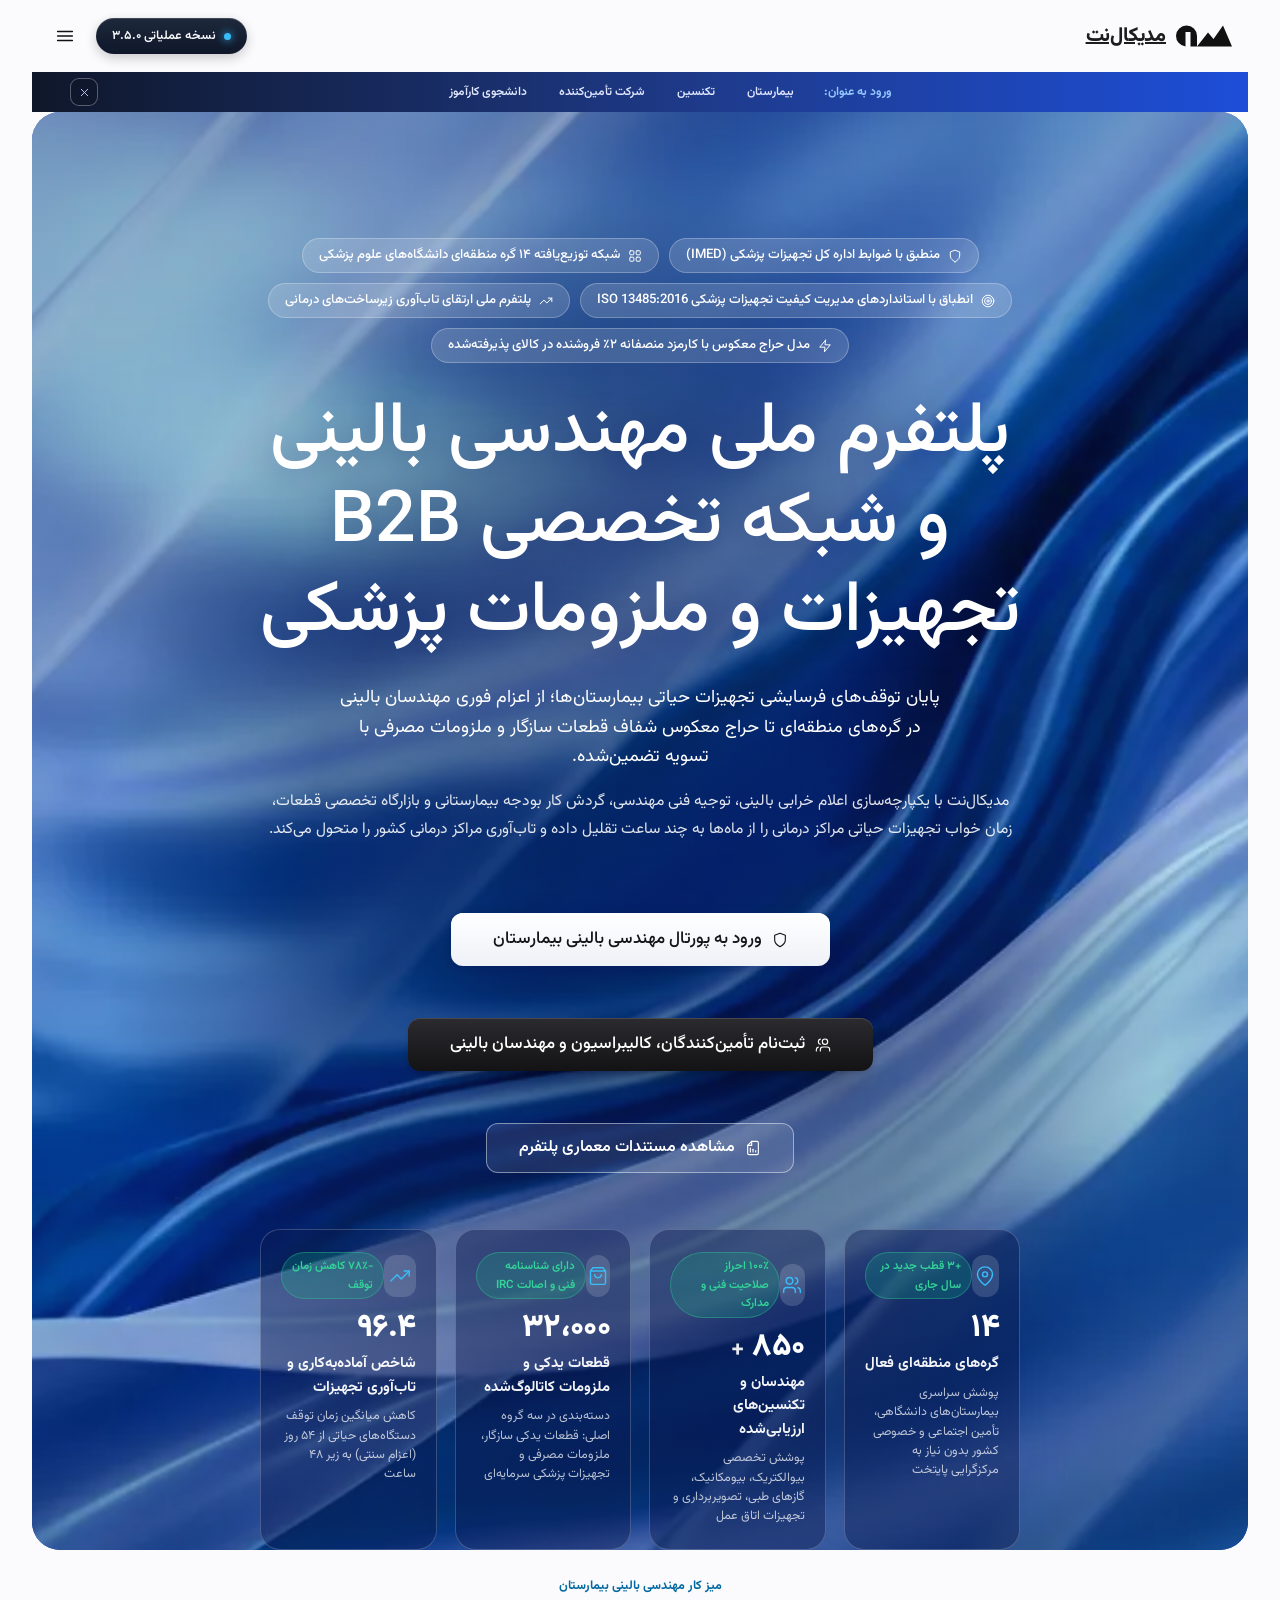
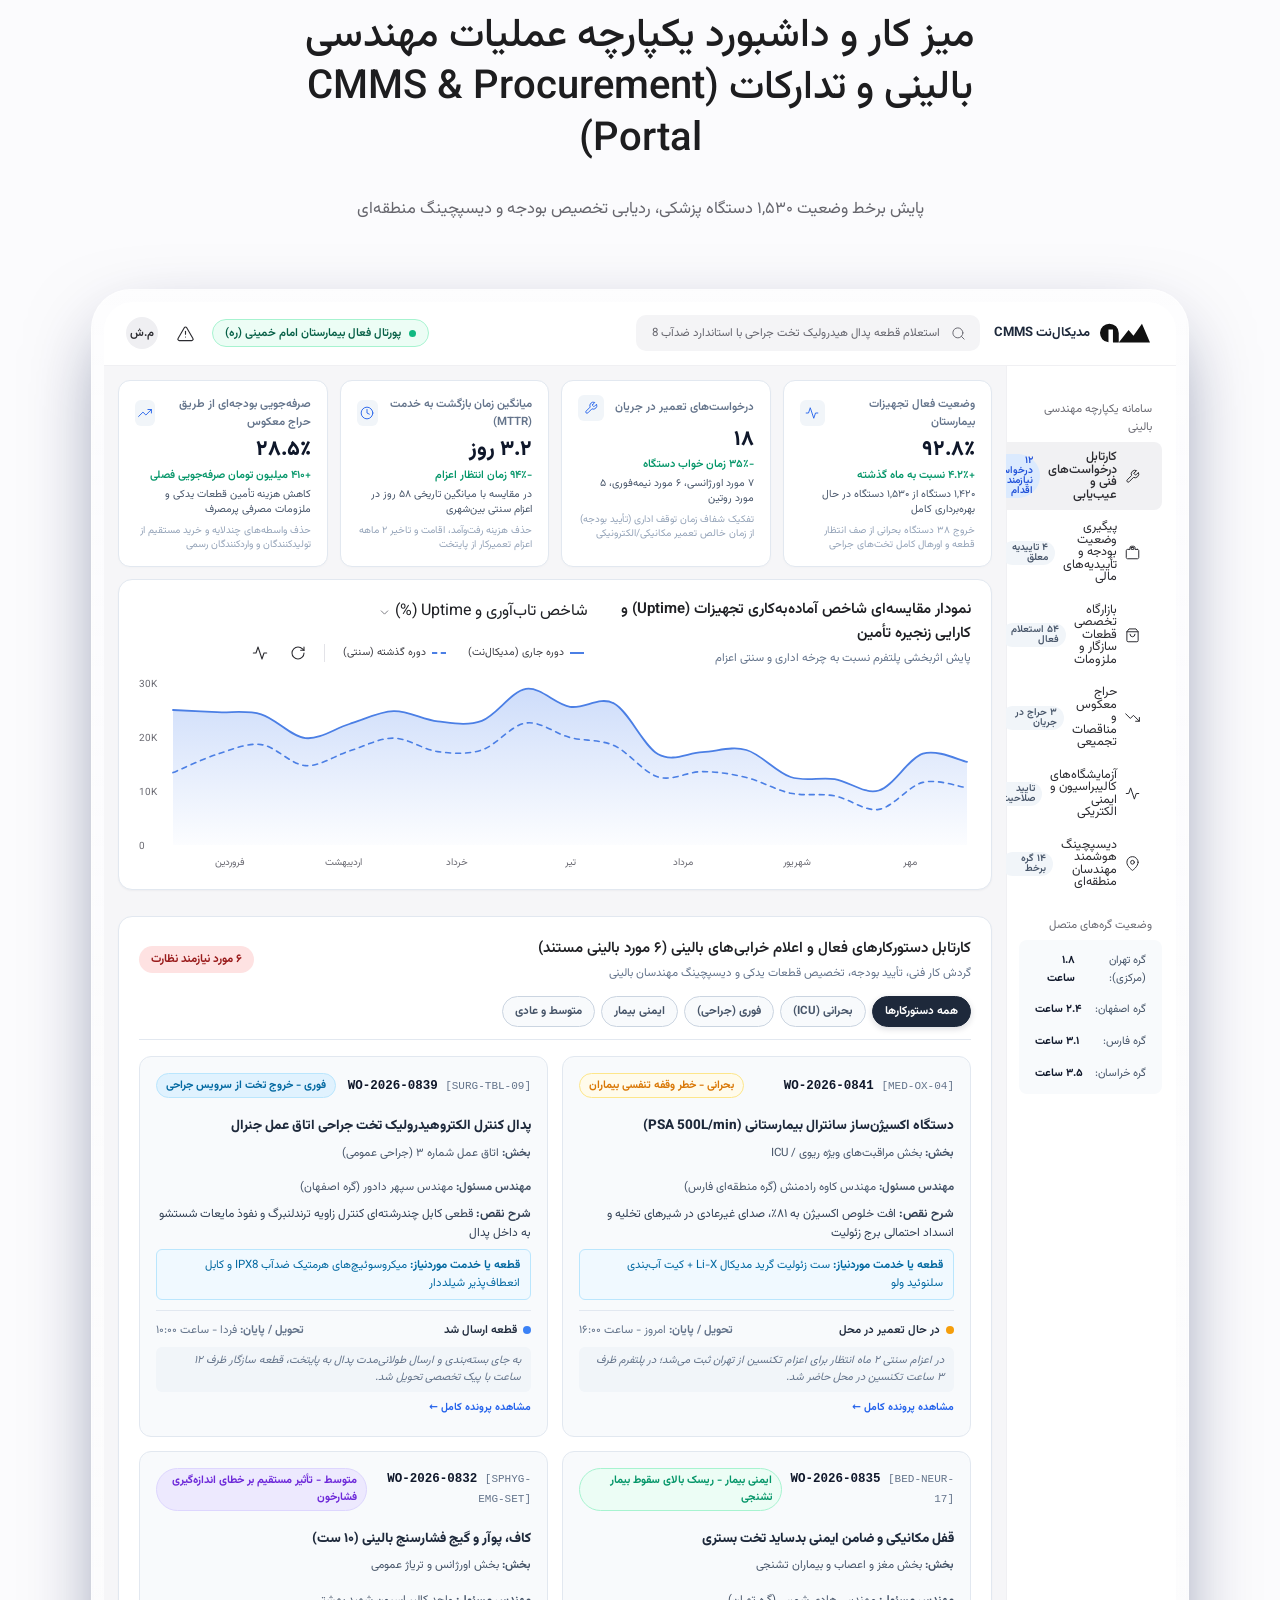
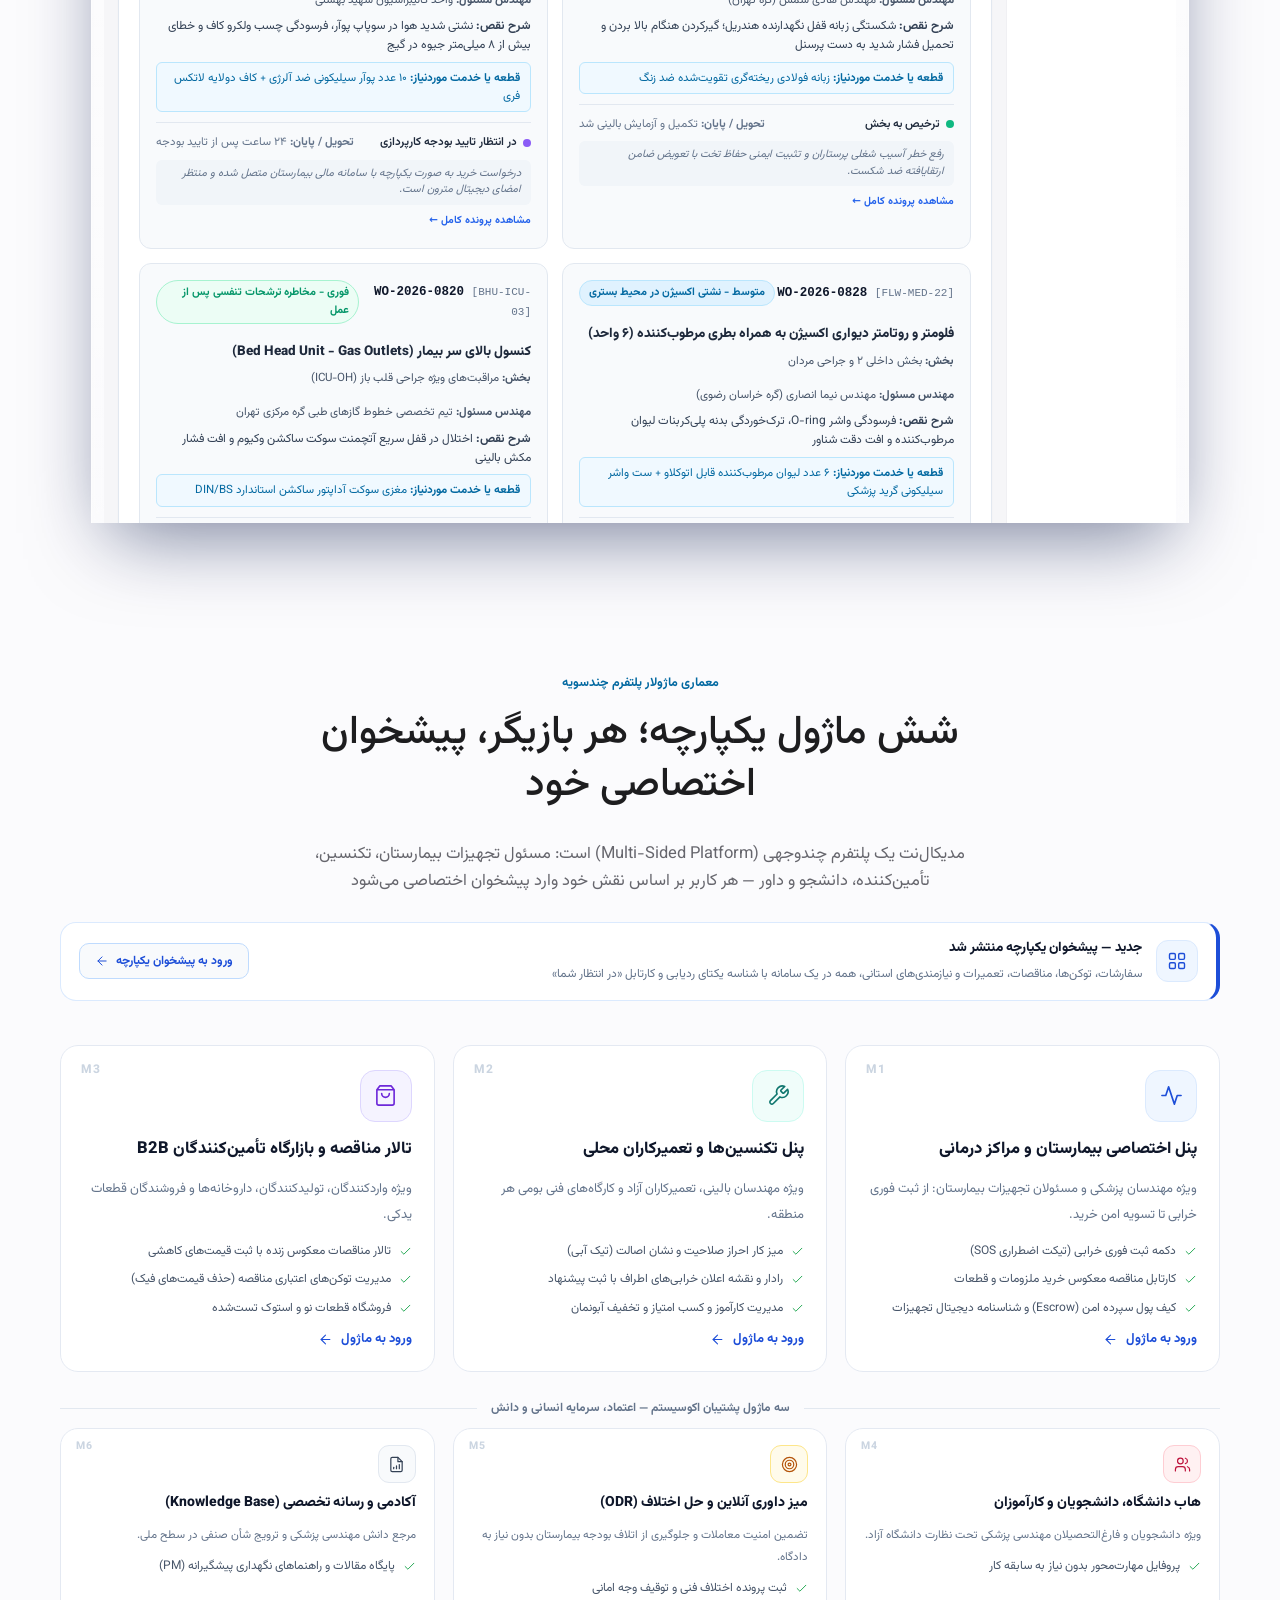
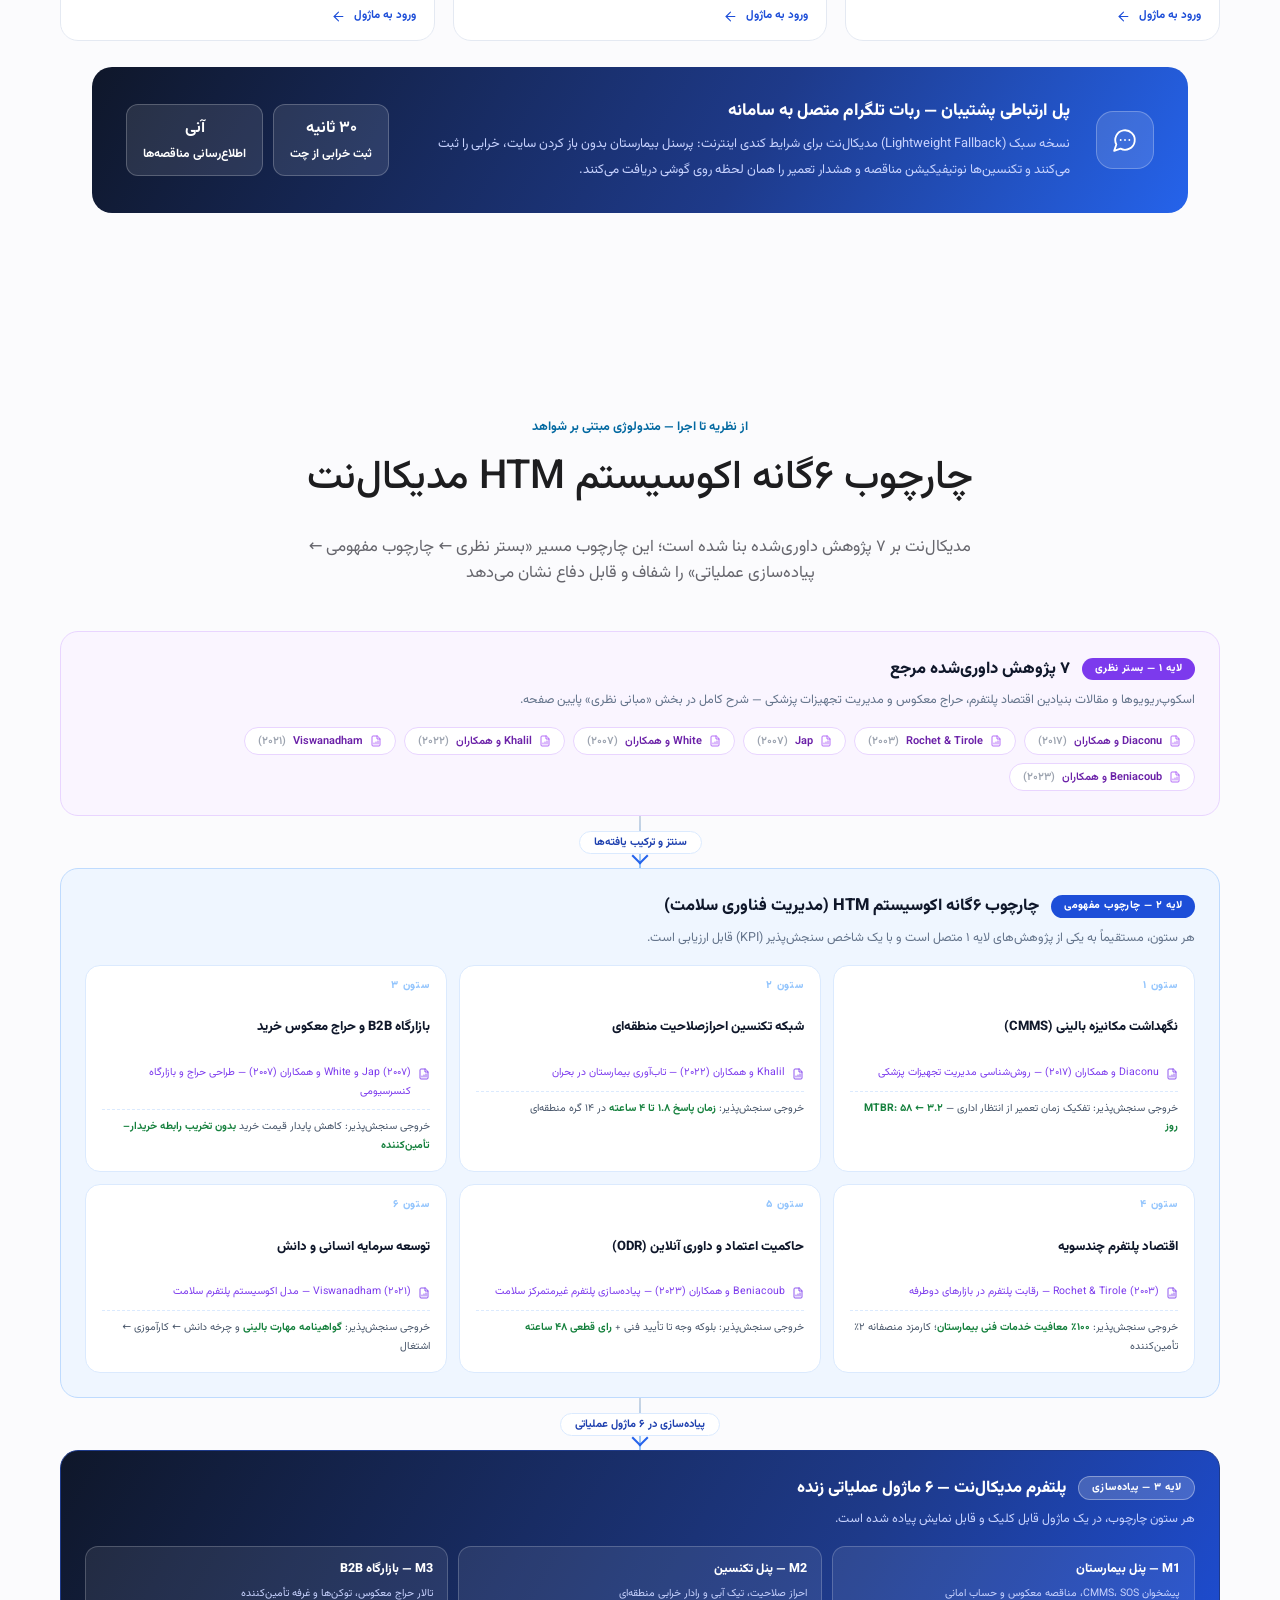
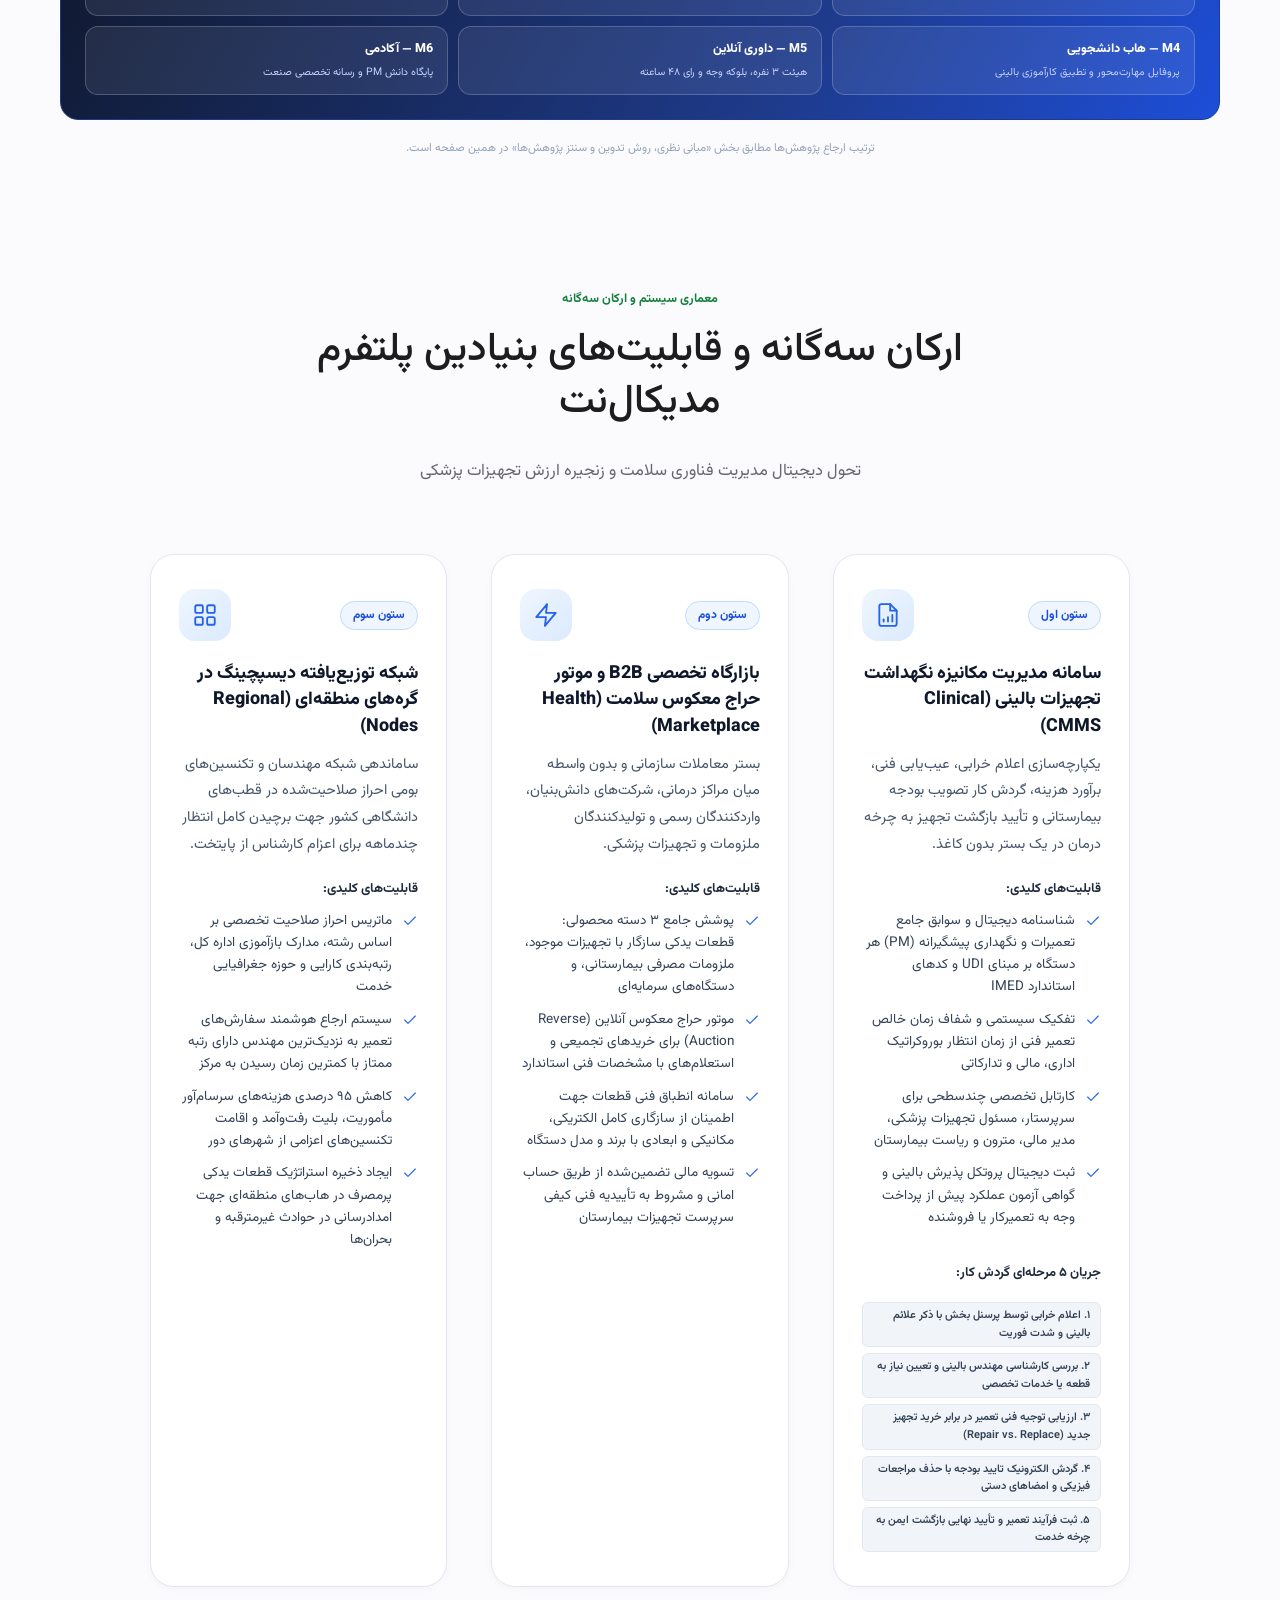
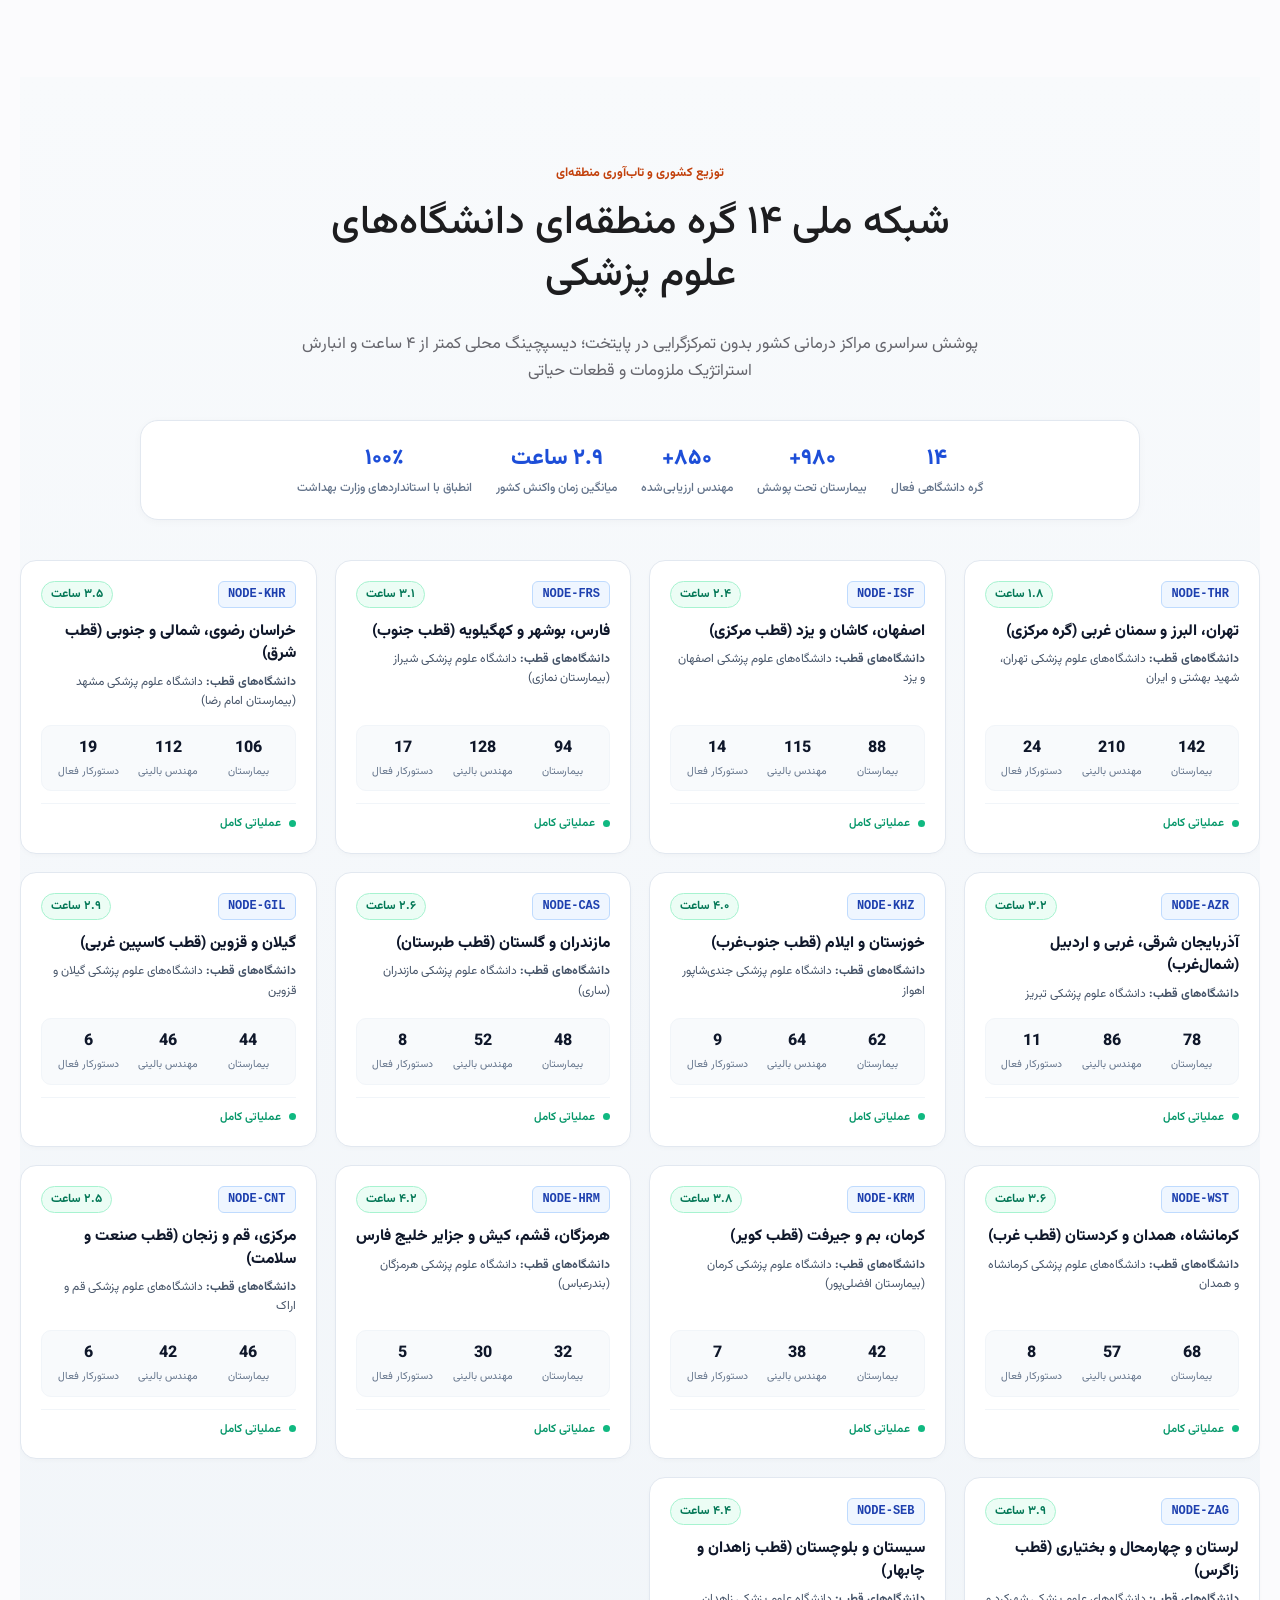
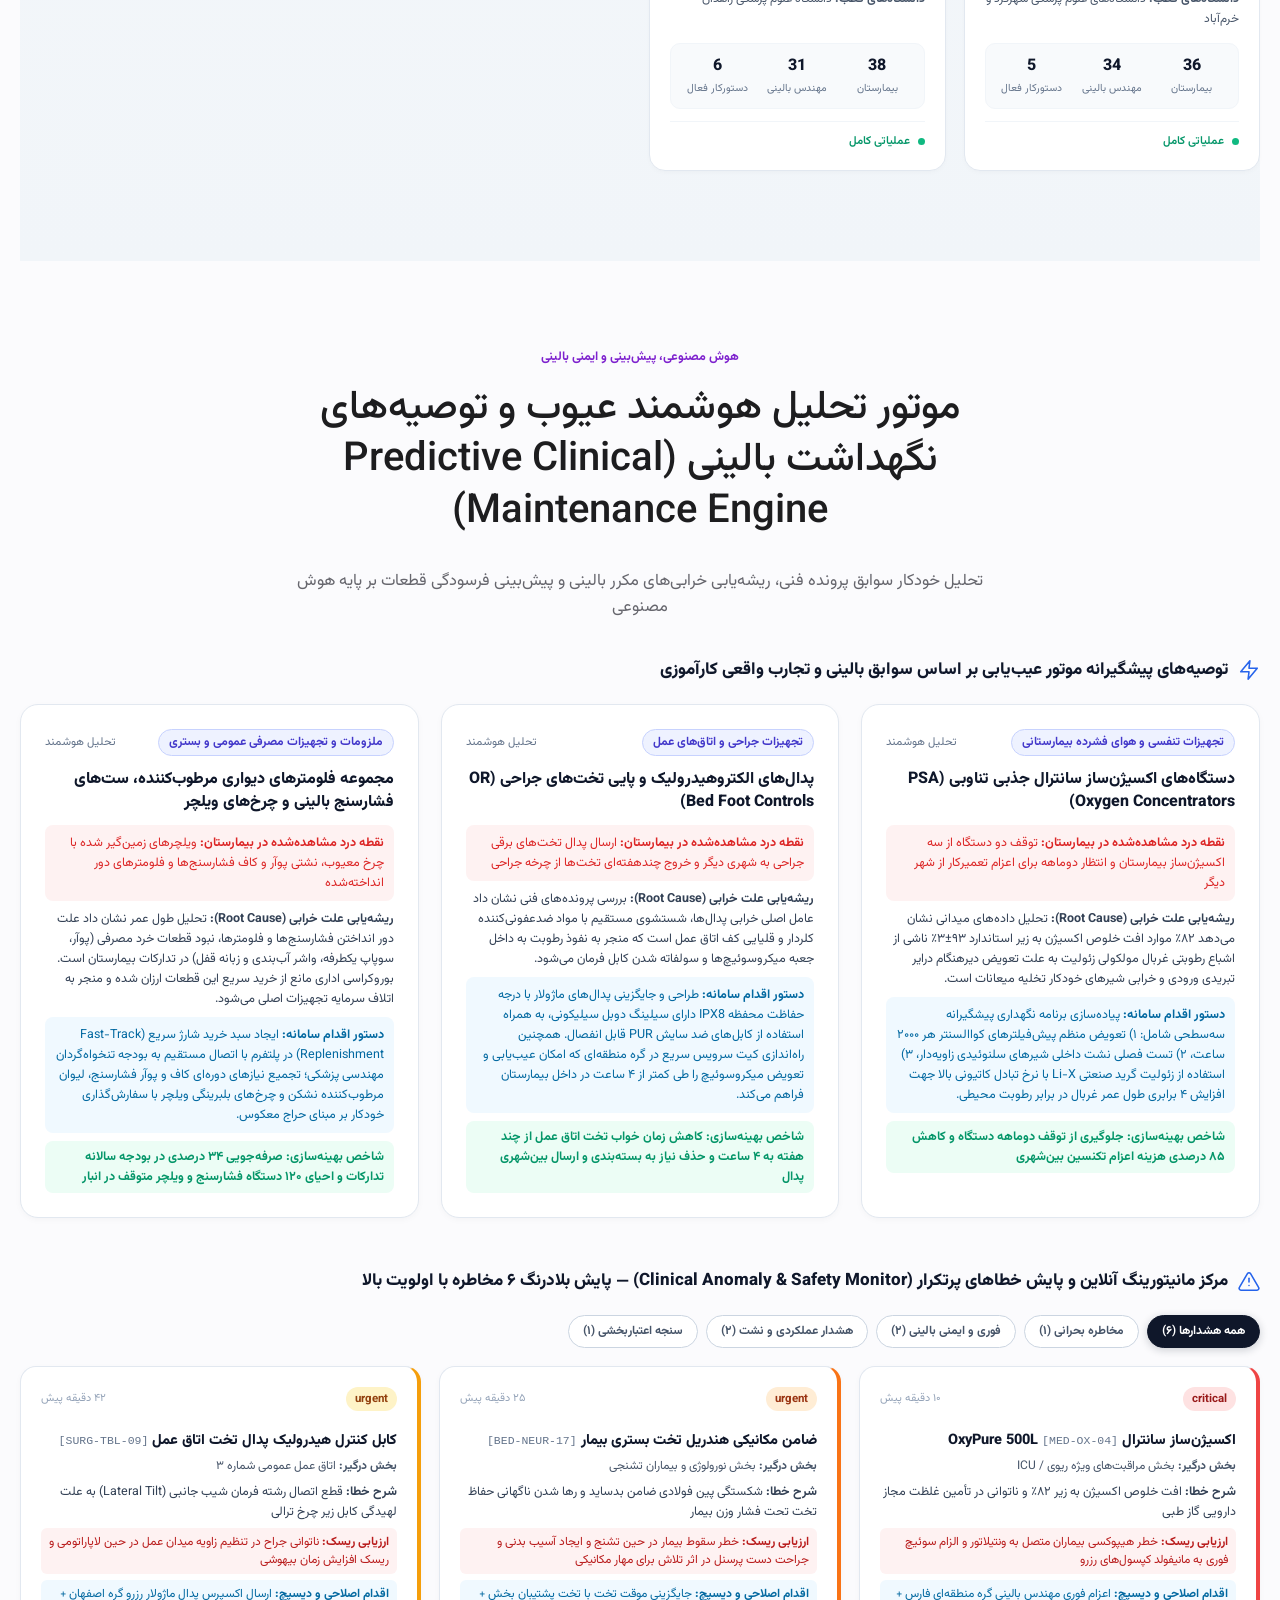
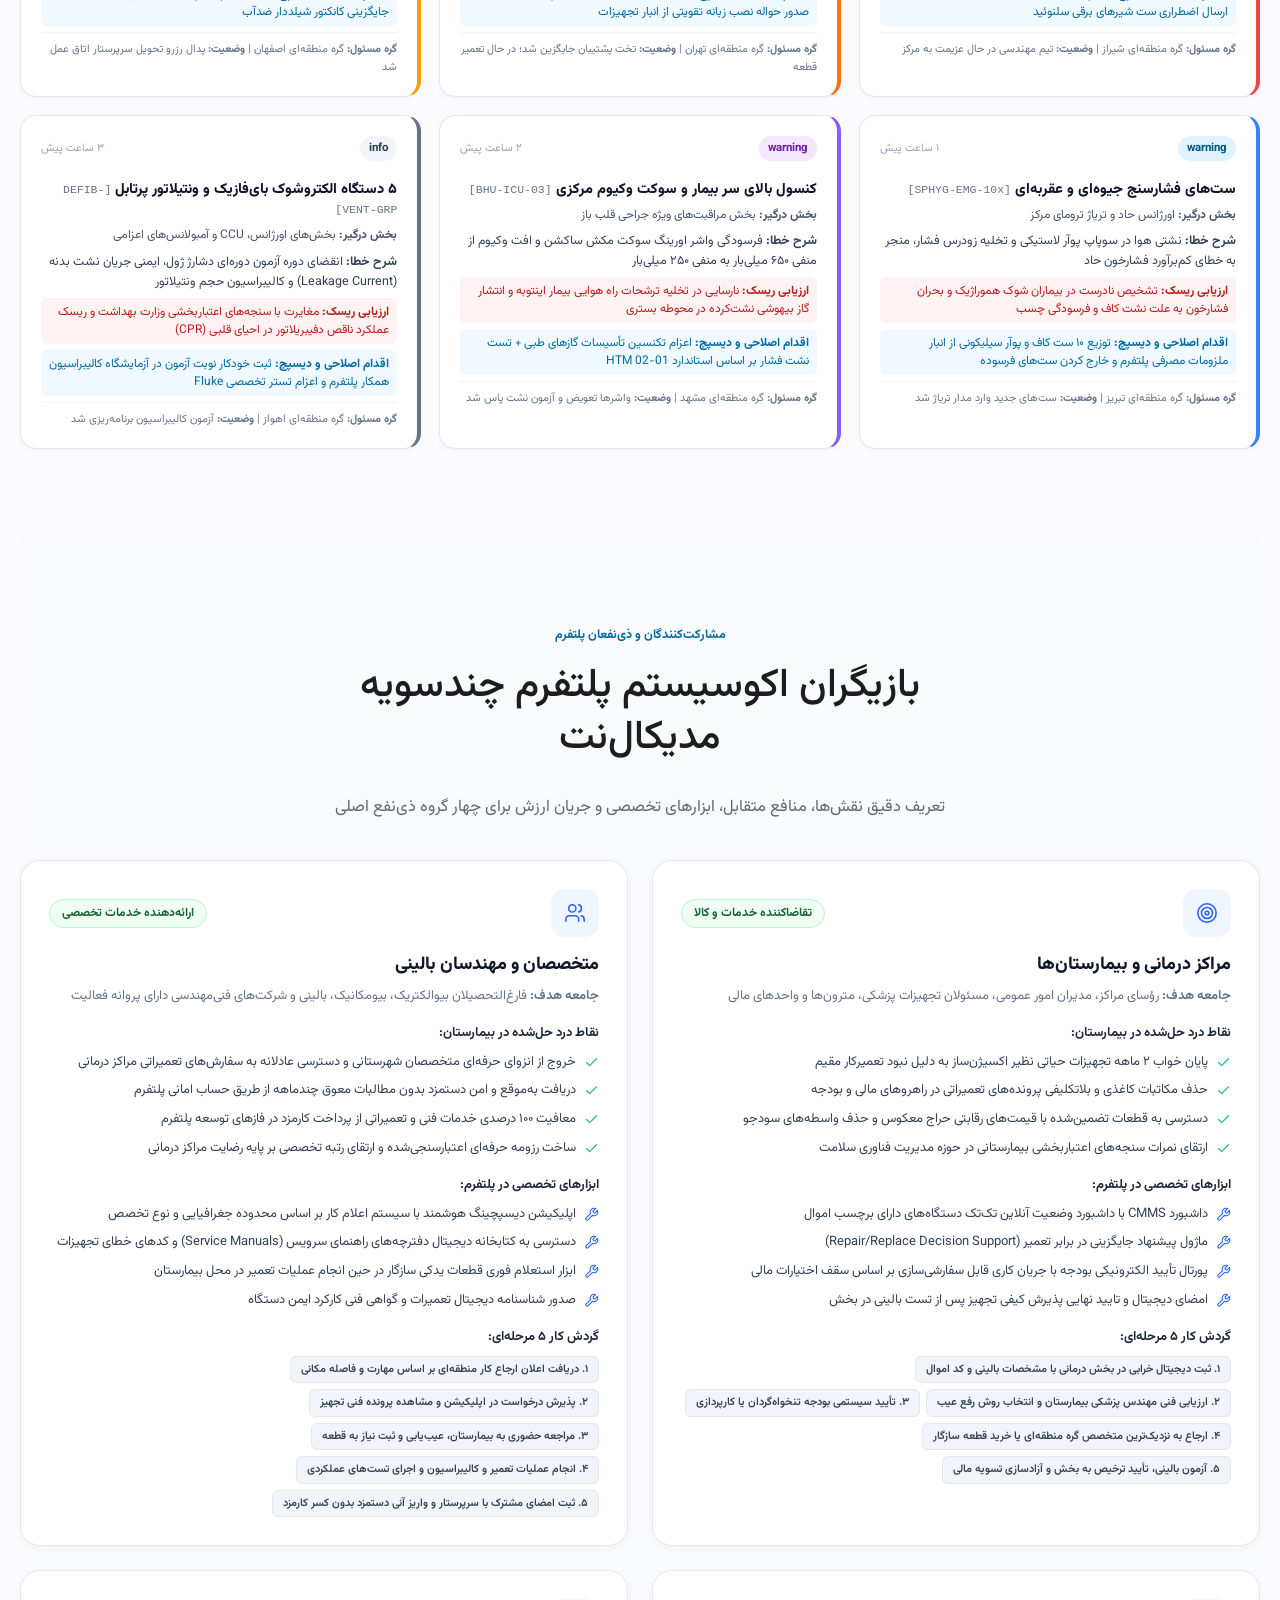
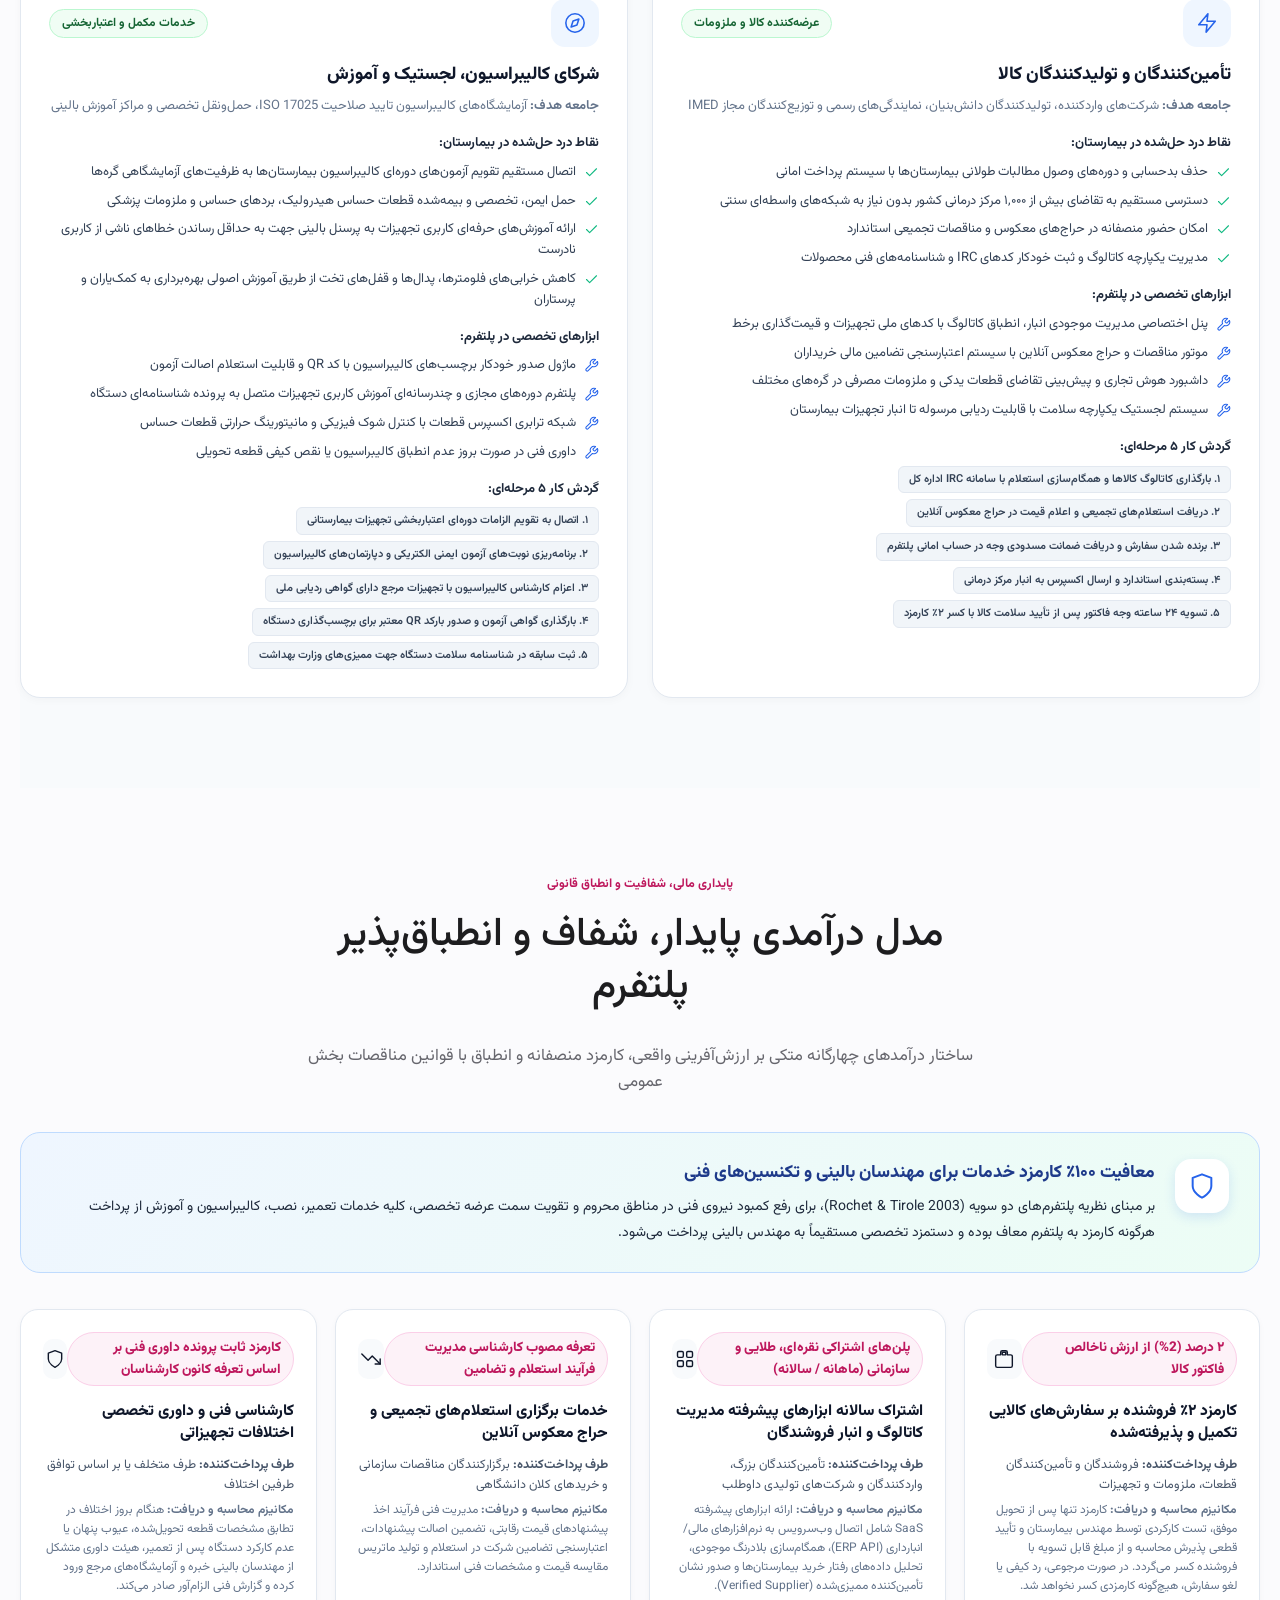
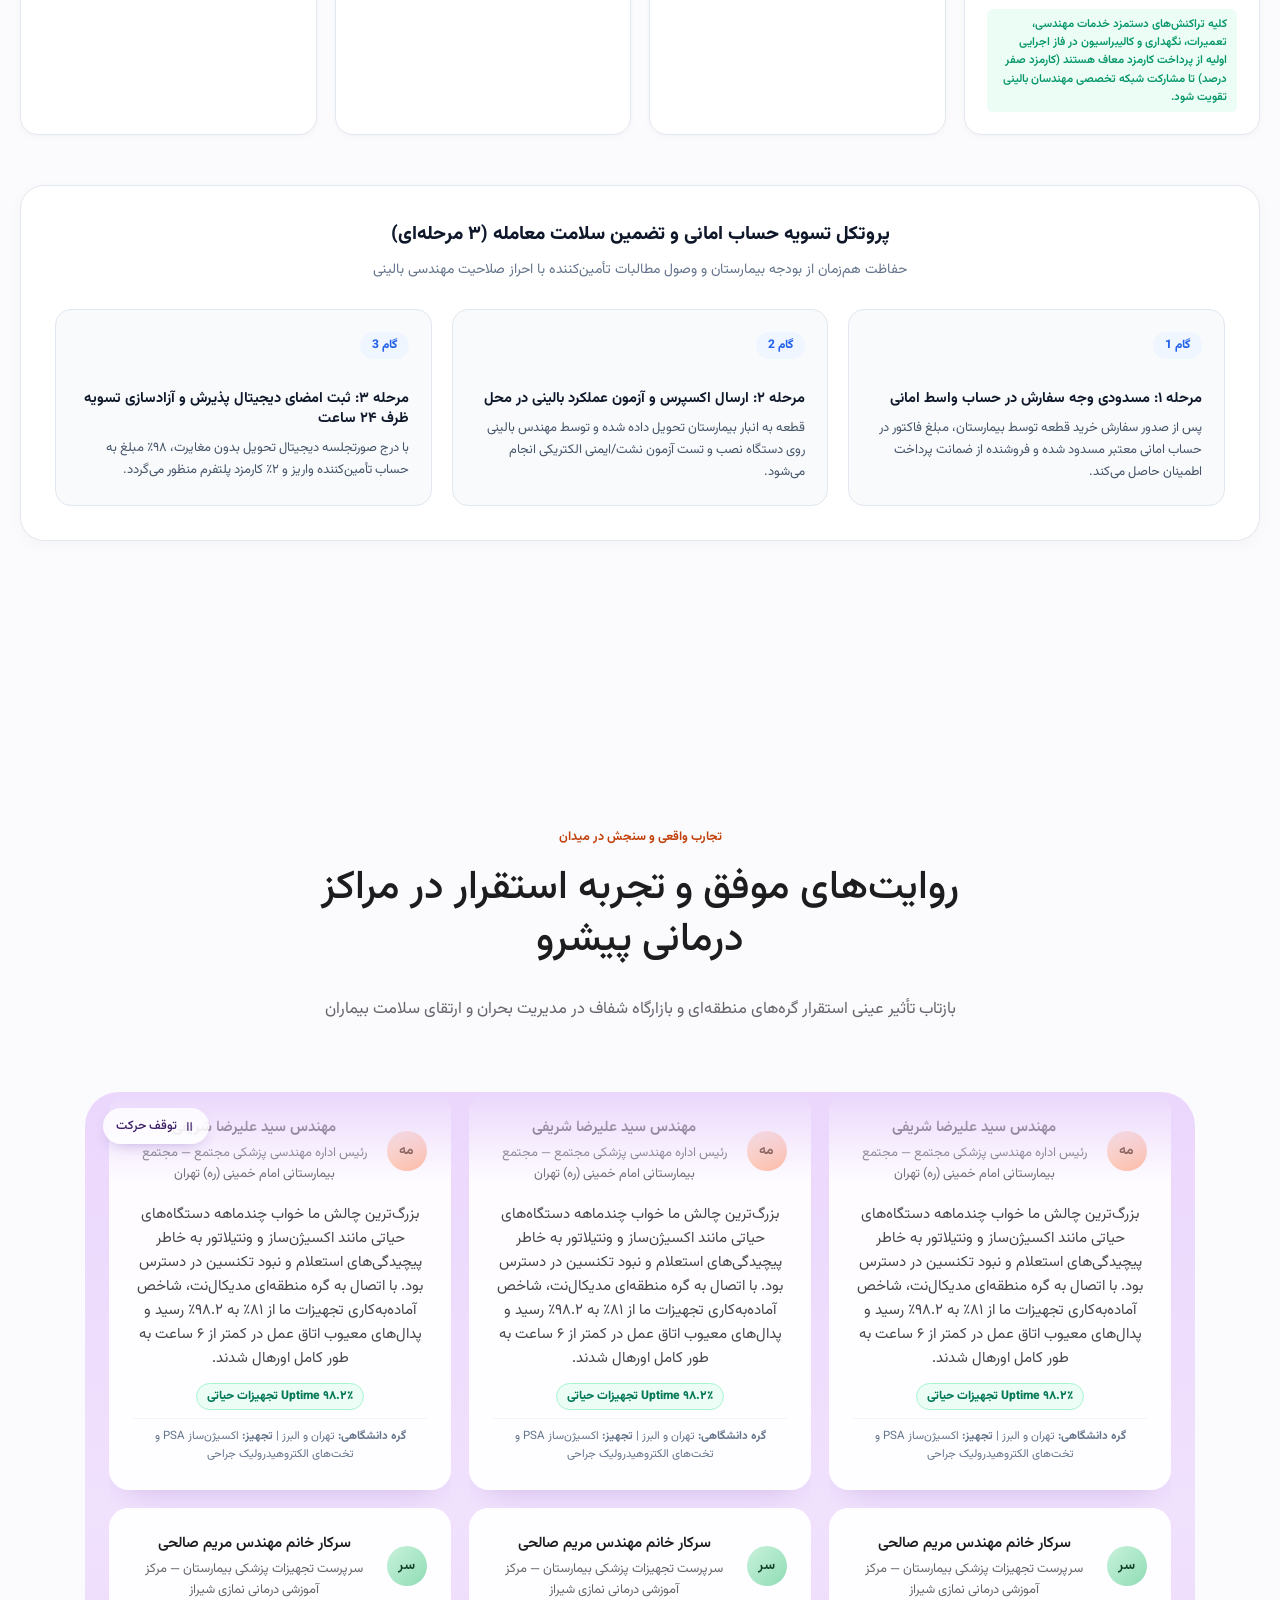
<file: about.html>
<!doctype html>
<html lang="fa" dir="rtl" class="no-js">
<head>
  <meta charset="utf-8">
  <meta name="viewport" content="width=device-width, initial-scale=1">
  <meta name="referrer" content="strict-origin-when-cross-origin">
  <title>معرفی پلتفرم مدیکال‌نت | چارچوب ۶‌گانه HTM، ماژول‌ها و پشتوانه علمی</title>
  <meta name="description" content="پیوند هوشمند درخواست فنی، تدارکات بیمارستانی، گره‌های منطقه‌ای و زنجیره تأمین سلامت">
  <meta name="theme-color" content="#1d4ed8">
  <meta property="og:type" content="website">
  <meta property="og:title" content="مدیکال‌نت | سامانه جامع مهندسی بالینی و بازارگاه B2B تجهیزات و ملزومات پزشکی کشور">
  <meta property="og:description" content="پیوند هوشمند درخواست فنی، تدارکات بیمارستانی، گره‌های منطقه‌ای و زنجیره تأمین سلامت">
  <meta property="og:url" content="https://avazpoors-stack.github.io/MedicalNet/about.html">
  <meta property="og:image" content="https://avazpoors-stack.github.io/MedicalNet/assets/img/og-image.jpg">
  <meta property="og:image:width" content="1200">
  <meta property="og:image:height" content="630">
  <meta property="og:image:alt" content="نمای پیشخوان سامانه مدیکال‌نت — پلتفرم ملی مهندسی بالینی و بازارگاه B2B تجهیزات پزشکی">
  <meta property="og:locale" content="fa_IR">
  <meta name="twitter:card" content="summary_large_image">
  <meta name="twitter:title" content="مدیکال‌نت | سامانه جامع مهندسی بالینی و بازارگاه B2B تجهیزات و ملزومات پزشکی کشور">
  <meta name="twitter:description" content="پیوند هوشمند درخواست فنی، تدارکات بیمارستانی، گره‌های منطقه‌ای و زنجیره تأمین سلامت">
  <meta name="twitter:image" content="https://avazpoors-stack.github.io/MedicalNet/assets/img/og-image.jpg">
  <link rel="canonical" href="https://avazpoors-stack.github.io/MedicalNet/about.html">
  <link rel="icon" href="assets/img/favicon.svg" type="image/svg+xml">
  <link rel="preconnect" href="https://fonts.googleapis.com">
  <link rel="preconnect" href="https://fonts.gstatic.com" crossorigin>
  <link rel="stylesheet" href="https://fonts.googleapis.com/css2?family=Vazirmatn:wght@100..900&display=swap">
  <link rel="preload" href="assets/fonts/outfit-var.woff2" as="font" type="font/woff2" crossorigin>
  <link rel="preload" href="assets/fonts/dm-sans-var.woff2" as="font" type="font/woff2" crossorigin>
  <link rel="preload" href="assets/img/hero-bg.webp" as="image" type="image/webp" fetchpriority="high">
  <link rel="stylesheet" href="assets/css/style.css">
  <link rel="stylesheet" href="assets/css/medicalnet-components.css">
  <link rel="stylesheet" href="assets/css/rtl-override.css">
  <link rel="stylesheet" href="assets/css/module-pages.css">
  <script src="assets/js/rolebar-state.js"></script>
  <script src="assets/js/main.js" defer></script>
</head>
<body id="top">
  <a class="skip-link" href="#main">پرش به محتوای اصلی</a>

  <!-- ============ SVG Sprite (Icons & Brand Mark) ============ -->
  <svg class="sprite" aria-hidden="true" focusable="false" xmlns="http://www.w3.org/2000/svg">
    <symbol id="logo-mark" viewBox="0 0 112 48"><path d="M21 3A21 21 0 0 0 19 44.9V16H29V45H42V24A21 21 0 0 0 21 3Z"/><path d="M42 45 64 17 75 30 94 3 112 45Z"/></symbol>
    <symbol id="i-shield" viewBox="0 0 24 24"><path d="M12 22s8-4 8-10V5l-8-3-8 3v7c0 6 8 10 8 10z"/></symbol>
    <symbol id="i-activity" viewBox="0 0 24 24"><path d="M22 12h-4l-3 9L9 3l-3 9H2"/></symbol>
    <symbol id="i-tool" viewBox="0 0 24 24"><path d="M14.7 6.3a1 1 0 0 0 0 1.4l1.6 1.6a1 1 0 0 0 1.4 0l3.77-3.77a6 6 0 0 1-7.94 7.94l-6.91 6.91a2.12 2.12 0 0 1-3-3l6.91-6.91a6 6 0 0 1 7.94-7.94l-3.76 3.76z"/></symbol>
    <symbol id="i-grid" viewBox="0 0 24 24"><rect width="7" height="7" x="3" y="3" rx="1.5"/><rect width="7" height="7" x="14" y="3" rx="1.5"/><rect width="7" height="7" x="14" y="14" rx="1.5"/><rect width="7" height="7" x="3" y="14" rx="1.5"/></symbol>
    <symbol id="i-cart" viewBox="0 0 24 24"><path d="M6 2 3 6v14a2 2 0 0 0 2 2h14a2 2 0 0 0 2-2V6l-3-4zM3 6h18M16 10a4 4 0 0 1-8 0"/></symbol>
    <symbol id="i-trending-down" viewBox="0 0 24 24"><path d="m23 18-9.5-9.5-5 5L1 6"/><path d="M17 18h6v-6"/></symbol>
    <symbol id="i-trending-up" viewBox="0 0 24 24"><path d="m23 6-9.5 9.5-5-5L1 18"/><path d="M17 6h6v6"/></symbol>
    <symbol id="i-trend" viewBox="0 0 24 24"><path d="M22 7 13.5 15.5 8.5 10.5 2 17"/><path d="M16 7h6v6"/></symbol>
    <symbol id="i-compass" viewBox="0 0 24 24"><circle cx="12" cy="12" r="10"/><path d="m16.24 7.76-2.12 6.36-6.36 2.12 2.12-6.36 6.36-2.12z"/></symbol>
    <symbol id="i-wallet" viewBox="0 0 24 24"><path d="M20 7h-4V4c0-1.1-.9-2-2-2h-4c-1.1 0-2 .9-2 2v3H4c-1.1 0-2 .9-2 2v11c0 1.1.9 2 2 2h16c1.1 0 2-.9 2-2V9c0-1.1-.9-2-2-2zM10 4h4v3h-4V4z"/></symbol>
    <symbol id="i-clock" viewBox="0 0 24 24"><circle cx="12" cy="12" r="10"/><path d="M12 6v6l4 2"/></symbol>
    <symbol id="i-target" viewBox="0 0 24 24"><circle cx="12" cy="12" r="10"/><circle cx="12" cy="12" r="6"/><circle cx="12" cy="12" r="2"/></symbol>
    <symbol id="i-users" viewBox="0 0 24 24"><path d="M16 21v-2a4 4 0 0 0-4-4H6a4 4 0 0 0-4 4v2"/><circle cx="9" cy="7" r="4"/><path d="M22 21v-2a4 4 0 0 0-3-3.87"/><path d="M16 3.13a4 4 0 0 1 0 7.75"/></symbol>
    <symbol id="i-file-chart" viewBox="0 0 24 24"><path d="M14 2H6a2 2 0 0 0-2 2v16a2 2 0 0 0 2 2h12a2 2 0 0 0 2-2V8z"/><path d="M14 2v6h6"/><path d="M8 18v-2"/><path d="M12 18v-4"/><path d="M16 18v-6"/></symbol>
    <symbol id="i-map-pin" viewBox="0 0 24 24"><path d="M21 10c0 7-9 13-9 13s-9-6-9-13a9 9 0 0 1 18 0z"/><circle cx="12" cy="10" r="3"/></symbol>
    <symbol id="i-alert-triangle" viewBox="0 0 24 24"><path d="m10.29 3.86-8.6 14.89A2 2 0 0 0 3.42 22h17.16a2 2 0 0 0 1.73-3.25L13.71 3.86a2 2 0 0 0-3.42 0z"/><path d="M12 9v4"/><path d="M12 17h.01"/></symbol>
    <symbol id="i-phone" viewBox="0 0 24 24"><path d="M22 16.92v3a2 2 0 0 1-2.18 2 19.79 19.79 0 0 1-8.63-3.07 19.5 19.5 0 0 1-6-6 19.79 19.79 0 0 1-3.07-8.67A2 2 0 0 1 4.11 2h3a2 2 0 0 1 2 1.72 12.84 12.84 0 0 0 .7 2.81 2 2 0 0 1-.45 2.11L8.09 9.91a16 16 0 0 0 6 6l1.27-1.27a2 2 0 0 1 2.11-.45 12.84 12.84 0 0 0 2.81.7A2 2 0 0 1 22 16.92z"/></symbol>
    <symbol id="i-refresh" viewBox="0 0 24 24"><path d="M21 12a9 9 0 1 1-9-9c2.52 0 4.93 1 6.74 2.74L21 8"/><path d="M21 3v5h-5"/></symbol>
    <symbol id="i-arrow-right" viewBox="0 0 24 24"><path d="M5 12h14"/><path d="m12 5 7 7-7 7"/></symbol>
    <symbol id="i-pause" viewBox="0 0 24 24"><path d="M9 5v14"/><path d="M15 5v14"/></symbol>
    <symbol id="i-play" viewBox="0 0 24 24"><path d="m7 4 13 8-13 8Z"/></symbol>
    <symbol id="i-search" viewBox="0 0 24 24"><circle cx="11" cy="11" r="8"/><path d="m21 21-4.3-4.3"/></symbol>
    <symbol id="i-help" viewBox="0 0 24 24"><circle cx="12" cy="12" r="10"/><path d="M9.09 9a3 3 0 0 1 5.83 1c0 2-3 3-3 3"/><path d="M12 17h.01"/></symbol>
    <symbol id="i-chevron-right" viewBox="0 0 24 24"><path d="m9 18 6-6-6-6"/></symbol>
    <symbol id="i-chevron-down" viewBox="0 0 24 24"><path d="m6 9 6 6 6-6"/></symbol>
    <symbol id="i-power" viewBox="0 0 24 24"><path d="M12 2v10"/><path d="M18.4 6.6a9 9 0 1 1-12.77.04"/></symbol>
    <symbol id="i-chat" viewBox="0 0 24 24"><path d="M7.9 20A9 9 0 1 0 4 16.1L2 22Z"/><path d="M8 12h.01"/><path d="M12 12h.01"/><path d="M16 12h.01"/></symbol>
    <symbol id="i-menu" viewBox="0 0 24 24"><path d="M4 7h16"/><path d="M4 12h16"/><path d="M4 17h16"/></symbol>
    <symbol id="i-close" viewBox="0 0 24 24"><path d="M18 6 6 18"/><path d="m6 6 12 12"/></symbol>
    <symbol id="i-info" viewBox="0 0 24 24"><circle cx="12" cy="12" r="10"/><path d="M12 16v-4"/><path d="M12 8h.01"/></symbol>
    <symbol id="i-zap" viewBox="0 0 24 24"><path d="M13 2 3 14h9l-1 8 10-12h-9l1-8z"/></symbol>
    <symbol id="i-star" viewBox="0 0 24 24"><path d="m12 2 3.09 6.26L22 9.27l-5 4.87 1.18 6.88L12 17.77l-6.18 3.25L7 14.14 2 9.27l6.91-1.01L12 2z"/></symbol>
    <symbol id="i-check" viewBox="0 0 24 24"><path d="M20 6 9 17l-5-5"/></symbol>
    <!-- Brand Symbols -->
    <symbol id="b-dropbox" viewBox="0 0 24 24"><path d="M6 1.807L0 5.629l6 3.822 6.001-3.822L6 1.807zM18 1.807l-6 3.822 6 3.822 6-3.822-6-3.822zM0 13.274l6 3.822 6.001-3.822L6 9.452l-6 3.822zM18 9.452l-6 3.822 6 3.822 6-3.822-6-3.822zM6 18.371l6.001 3.822 6-3.822-6-3.822L6 18.371z"/></symbol>
    <symbol id="b-notion" viewBox="0 0 24 24"><path d="M4.459 4.208c.746.606 1.026.56 2.428.466l13.215-.793c.28 0 .047-.28-.046-.326L17.86 1.968c-.42-.326-.981-.7-2.055-.607L3.01 2.295c-.466.046-.56.28-.374.466zm.793 3.08v13.904c0 .747.373 1.027 1.214.98l14.523-.84c.841-.046.935-.56.935-1.167V6.354c0-.606-.233-.933-.748-.887l-15.177.887c-.56.047-.747.327-.747.933zm14.337.745c.093.42 0 .84-.42.888l-.7.14v10.264c-.608.327-1.168.514-1.635.514-.748 0-.935-.234-1.495-.933l-4.577-7.186v6.952L12.21 19s0 .84-1.168.84l-3.222.186c-.093-.186 0-.653.327-.746l.84-.233V9.854L7.822 9.76c-.094-.42.14-1.026.793-1.073l3.456-.233 4.764 7.279v-6.44l-1.215-.139c-.093-.514.28-.887.747-.933zM1.936 1.035l13.31-.98c1.634-.14 2.055-.047 3.082.7l4.249 2.986c.7.513.934.653.934 1.213v16.378c0 1.026-.373 1.634-1.68 1.726l-15.458.934c-.98.047-1.448-.093-1.962-.747l-3.129-4.06c-.56-.747-.793-1.306-.793-1.96V2.667c0-.839.374-1.54 1.447-1.632z"/></symbol>
    <symbol id="b-github" viewBox="0 0 24 24"><path d="M12 .297c-6.63 0-12 5.373-12 12 0 5.303 3.438 9.8 8.205 11.385.6.113.82-.258.82-.577 0-.285-.01-1.04-.015-2.04-3.338.724-4.042-1.61-4.042-1.61C4.422 18.07 3.633 17.7 3.633 17.7c-1.087-.744.084-.729.084-.729 1.205.084 1.838 1.236 1.838 1.236 1.07 1.835 2.809 1.305 3.495.998.108-.776.417-1.305.76-1.605-2.665-.3-5.466-1.332-5.466-5.93 0-1.31.465-2.38 1.235-3.22-.135-.303-.54-1.523.105-3.176 0 0 1.005-.322 3.3 1.23.96-.267 1.98-.399 3-.405 1.02.006 2.04.138 3 .405 2.28-1.552 3.285-1.23 3.285-1.23.645 1.653.24 2.873.12 3.176.765.84 1.23 1.91 1.23 3.22 0 4.61-2.805 5.625-5.475 5.92.42.36.81 1.096.81 2.22 0 1.606-.015 2.896-.015 3.286 0 .315.21.69.825.57C20.565 22.092 24 17.592 24 12.297c0-6.627-5.373-12-12-12"/></symbol>
    <symbol id="b-linear" viewBox="0 0 24 24"><path d="M2.886 4.18A11.982 11.982 0 0 1 11.99 0C18.624 0 24 5.376 24 12.009c0 3.64-1.62 6.903-4.18 9.105L2.887 4.18ZM1.817 5.626l16.556 16.556c-.524.33-1.075.62-1.65.866L.951 7.277c.247-.575.537-1.126.866-1.65ZM.322 9.163l14.515 14.515c-.71.172-1.443.282-2.195.322L0 11.358a12 12 0 0 1 .322-2.195Zm-.17 4.862 9.823 9.824a12.02 12.02 0 0 1-9.824-9.824Z"/></symbol>
    <symbol id="b-microsoft" viewBox="0 0 24 24"><rect x="1" y="1" width="10.5" height="10.5" fill="#f25022"/><rect x="12.5" y="1" width="10.5" height="10.5" fill="#7fba00"/><rect x="1" y="12.5" width="10.5" height="10.5" fill="#00a4ef"/><rect x="12.5" y="12.5" width="10.5" height="10.5" fill="#ffb900"/></symbol>
    <symbol id="b-slack" viewBox="0 0 24 24"><rect x="7.2" y="2" width="3.4" height="20" rx="1.7" fill="#36c5f0"/><rect x="13.4" y="2" width="3.4" height="20" rx="1.7" fill="#2eb67d"/><rect x="2" y="7.2" width="20" height="3.4" rx="1.7" fill="#e01e5a"/><rect x="2" y="13.4" width="20" height="3.4" rx="1.7" fill="#ecb22e"/></symbol>
  </svg>

  <!-- ============ Header & Navigation ============ -->
  <header class="site-header" id="site-header">
    <div class="site-header__inner">
      <a class="brand" href="index.html" aria-label="مدیکال‌نت — صفحه اصلی پلتفرم ملی مهندسی بالینی">
        <svg class="brand__mark" viewBox="0 0 112 48" aria-hidden="true"><use href="#logo-mark"/></svg>
        <div class="brand__text-group">
          <span class="brand__name">مدیکال‌نت</span>
          <span class="brand__sub">سامانه جامع مهندسی بالینی و بازارگاه B2B تجهیزات پزشکی</span>
        </div>
      </a>
      <nav class="nav" aria-label="ناوبری اصلی پلتفرم">
        <span class="nav__pill" aria-hidden="true"></span>
        <a class="nav__link" href="index.html">خانه</a>
        <a class="nav__link" href="hospital.html">پنل بیمارستان</a>
        <a class="nav__link" href="technicians.html">پنل تکنسین</a>
        <a class="nav__link" href="marketplace.html">بازارگاه B2B</a>
        <a class="nav__link" href="students.html">هاب دانشجویی</a>
        <a class="nav__link" href="odr.html">داوری آنلاین</a>
        <a class="nav__link" href="academy.html">آکادمی</a>
      </nav>
      <div class="site-header__actions">
        <span class="badge-version" title="نسخه عملیاتی منطبق بر مقاله پژوهشی">نسخه عملیاتی ۳.۵.۰</span>
        <a href="index.html" class="btn btn--dark btn--sm" data-sparkle>
          <span>ورود به پورتال</span>
          <svg class="ic" aria-hidden="true"><use href="#i-arrow-right"/></svg>
        </a>
        <button class="nav-toggle" type="button" aria-expanded="false" aria-controls="mobile-menu" aria-label="باز کردن منو">
          <svg class="ic" aria-hidden="true"><use href="#i-menu"/></svg>
        </button>
      </div>
    </div>
    <div class="role-bar" id="role-bar">
      <div class="role-bar__inner">
        <span class="role-bar__label">ورود به عنوان:</span>
        <nav class="role-switch" aria-label="انتخاب نقش کاربری و ورود به پیشخوان متناظر">
          <a class="role-switch__btn" href="hospital.html">بیمارستان</a>
          <a class="role-switch__btn" href="technicians.html">تکنسین</a>
          <a class="role-switch__btn" href="marketplace.html">شرکت تأمین‌کننده</a>
          <a class="role-switch__btn" href="students.html">دانشجوی کارآموز</a>
        </nav>
      </div>
      <button class="role-bar__toggle" type="button" aria-controls="role-bar" aria-expanded="true" aria-label="بستن نوار انتخاب نقش">
        <svg class="ic" aria-hidden="true"><use href="#i-close"/></svg>
      </button>
    </div>
    <button class="role-bar__reopen" type="button" aria-controls="role-bar" aria-expanded="false" aria-label="باز کردن نوار انتخاب نقش">
      ورود به عنوان
      <svg class="ic" aria-hidden="true"><use href="#i-chevron-down"/></svg>
    </button>
    <div class="mobile-menu" id="mobile-menu" hidden>
      <a href="index.html">خانه — پیشخوان یکپارچه</a>
      <a href="hospital.html">پنل بیمارستان و مراکز درمانی</a>
      <a href="technicians.html">پنل تکنسین‌ها و تعمیرکاران</a>
      <a href="marketplace.html">بازارگاه B2B تأمین‌کنندگان</a>
      <a href="students.html">هاب دانشگاه و دانشجویان</a>
      <a href="odr.html">میز داوری آنلاین (ODR)</a>
      <a href="academy.html">آکادمی و رسانه تخصصی</a>
      <div class="mobile-menu__actions">
        <a href="#modules" class="btn btn--dark btn--sm mobile-menu-btn">ورود به پورتال مهندسی بالینی</a>
      </div>
    </div>
  </header>

  <main id="main" class="page">
    <!-- ============ ۱. بخش هیرو (Hero Section) ============ -->
    <section class="hero" id="hero" aria-labelledby="hero-title" role="region">
      <div class="hero__bg" aria-hidden="true"></div>
      <div class="hero__content">
        <!-- Hero Trust & Compliance Badges -->
        <div class="hero__badges intro intro--1">
          <span class="hero__badge">
            <svg class="ic" aria-hidden="true"><use href="#i-shield"/></svg>
            <span>منطبق با ضوابط اداره کل تجهیزات پزشکی (IMED)</span>
          </span>
          <span class="hero__badge">
            <svg class="ic" aria-hidden="true"><use href="#i-grid"/></svg>
            <span>شبکه توزیع‌یافته ۱۴ گره منطقه‌ای دانشگاه‌های علوم پزشکی</span>
          </span>
          <span class="hero__badge">
            <svg class="ic" aria-hidden="true"><use href="#i-target"/></svg>
            <span>انطباق با استانداردهای مدیریت کیفیت تجهیزات پزشکی ISO 13485:2016</span>
          </span>
          <span class="hero__badge">
            <svg class="ic" aria-hidden="true"><use href="#i-trend"/></svg>
            <span>پلتفرم ملی ارتقای تاب‌آوری زیرساخت‌های درمانی</span>
          </span>
          <span class="hero__badge">
            <svg class="ic" aria-hidden="true"><use href="#i-zap"/></svg>
            <span>مدل حراج معکوس با کارمزد منصفانه ۲٪ فروشنده در کالای پذیرفته‌شده</span>
          </span>
        </div>

        <h1 class="hero__title intro intro--2" id="hero-title">پلتفرم ملی مهندسی بالینی و شبکه تخصصی B2B تجهیزات و ملزومات پزشکی</h1>
        <p class="hero__lead intro intro--3">پایان توقف‌های فرسایشی تجهیزات حیاتی بیمارستان‌ها؛ از اعزام فوری مهندسان بالینی در گره‌های منطقه‌ای تا حراج معکوس شفاف قطعات سازگار و ملزومات مصرفی با تسویه تضمین‌شده.</p>
        <p class="hero__sublead intro intro--4">مدیکال‌نت با یکپارچه‌سازی اعلام خرابی بالینی، توجیه فنی مهندسی، گردش کار بودجه بیمارستانی و بازارگاه تخصصی قطعات، زمان خواب تجهیزات حیاتی مراکز درمانی را از ماه‌ها به چند ساعت تقلیل داده و تاب‌آوری مراکز درمانی کشور را متحول می‌کند.</p>

        <!-- 3 CTA Buttons with Sparkles -->
        <div class="hero__actions intro intro--4">
          <a href="hospital.html" class="btn btn--light btn--lg" data-sparkle>
            <svg class="ic" aria-hidden="true"><use href="#i-shield"/></svg>
            <span>ورود به پورتال مهندسی بالینی بیمارستان</span>
          </a>
          <a href="#modules" class="btn btn--dark btn--lg" data-sparkle>
            <svg class="ic" aria-hidden="true"><use href="#i-users"/></svg>
            <span>ثبت‌نام تأمین‌کنندگان، کالیبراسیون و مهندسان بالینی</span>
          </a>
          <a href="#capabilities" class="btn btn-outline-hero btn--lg" data-sparkle>
            <svg class="ic" aria-hidden="true"><use href="#i-file-chart"/></svg>
            <span>مشاهده مستندات معماری پلتفرم</span>
          </a>
        </div>

        <!-- 4 Live Stats Counters -->
        <div class="hero__stats-grid intro intro--5">
          <div class="stat-card">
            <div class="stat-card__top">
              <span class="stat-card__icon"><svg class="ic" aria-hidden="true"><use href="#i-map-pin"/></svg></span>
              <span class="stat-card__change">+۳ قطب جدید در سال جاری</span>
            </div>
            <div class="stat-card__val">
              <span data-count="14" data-decimals="0">14</span>
            </div>
            <div class="stat-card__lbl">گره‌های منطقه‌ای فعال</div>
            <div class="stat-card__desc">پوشش سراسری بیمارستان‌های دانشگاهی، تأمین اجتماعی و خصوصی کشور بدون نیاز به مرکزگرایی پایتخت</div>
          </div>
          <div class="stat-card">
            <div class="stat-card__top">
              <span class="stat-card__icon"><svg class="ic" aria-hidden="true"><use href="#i-users"/></svg></span>
              <span class="stat-card__change">۱۰۰٪ احراز صلاحیت فنی و مدارک</span>
            </div>
            <div class="stat-card__val">
              <span data-count="850" data-decimals="0">850</span>
              <span class="stat-card__suffix">+</span>
            </div>
            <div class="stat-card__lbl">مهندسان و تکنسین‌های ارزیابی‌شده</div>
            <div class="stat-card__desc">پوشش تخصصی بیوالکتریک، بیومکانیک، گازهای طبی، تصویربرداری و تجهیزات اتاق عمل</div>
          </div>
          <div class="stat-card">
            <div class="stat-card__top">
              <span class="stat-card__icon"><svg class="ic" aria-hidden="true"><use href="#i-cart"/></svg></span>
              <span class="stat-card__change">دارای شناسنامه فنی و اصالت IRC</span>
            </div>
            <div class="stat-card__val">
              <span data-count="32000" data-decimals="0">32000</span>
            </div>
            <div class="stat-card__lbl">قطعات یدکی و ملزومات کاتالوگ‌شده</div>
            <div class="stat-card__desc">دسته‌بندی در سه گروه اصلی: قطعات یدکی سازگار، ملزومات مصرفی و تجهیزات پزشکی سرمایه‌ای</div>
          </div>
          <div class="stat-card">
            <div class="stat-card__top">
              <span class="stat-card__icon"><svg class="ic" aria-hidden="true"><use href="#i-trending-up"/></svg></span>
              <span class="stat-card__change">-۷۸٪ کاهش زمان توقف</span>
            </div>
            <div class="stat-card__val">
              <span data-count="96.4" data-decimals="1">96.4</span>
            </div>
            <div class="stat-card__lbl">شاخص آماده‌به‌کاری و تاب‌آوری تجهیزات</div>
            <div class="stat-card__desc">کاهش میانگین زمان توقف دستگاه‌های حیاتی از ۵۴ روز (اعزام سنتی) به زیر ۴۸ ساعت</div>
          </div>
        </div>
      </div>
    </section>

    <!-- ============ ۲. پیشخوان عملیات بیمارستان (CMMS & Procurement Operations Mock) ============ -->
    <section class="section dashboard-section" id="dashboard" aria-labelledby="dash-title" role="region">
      <header class="section__head" data-reveal>
        <p class="eyebrow eyebrow--blue">میز کار مهندسی بالینی بیمارستان</p>
        <h2 class="h2" id="dash-title">میز کار و داشبورد یکپارچه عملیات مهندسی بالینی و تدارکات (CMMS &amp; Procurement Portal)</h2>
        <p class="lead">پایش برخط وضعیت ۱,۵۳۰ دستگاه پزشکی، ردیابی تخصیص بودجه و دیسپچینگ منطقه‌ای</p>
      </header>

      <div class="hero__dash-wrap" data-scroll-scale="0.9">
        <div class="dash-frame">
          <div class="dash-fit" id="dash-fit">
            <div class="dash" id="dash">
              <!-- Top Bar -->
              <div class="dash__top">
                <div class="dash__top-brand">
                  <svg class="dash__logo" viewBox="0 0 112 48" aria-hidden="true"><use href="#logo-mark"/></svg>
                  <span class="dash__top-title">مدیکال‌نت CMMS</span>
                </div>
                <div class="dash__search">
                  <svg class="ic" aria-hidden="true"><use href="#i-search"/></svg>
                  <input type="text" id="dash-search" placeholder="جست‌وجوی شناسه تجهیز (Asset ID)، شماره پرونده، نام قطعه یدکی، کد IRC یا شرح عیب بالینی..." aria-label="جست‌وجو در پیشخوان مهندسی بالینی">
                </div>
                <div class="dash__top-actions">
                  <span class="dash__status-badge"><span class="pulse-dot"></span> پورتال فعال بیمارستان امام خمینی (ره)</span>
                  <button class="icon-btn" type="button" aria-label="پیام‌ها و هشدارهای سیستم">
                    <svg class="ic" aria-hidden="true"><use href="#i-alert-triangle"/></svg>
                  </button>
                  <div class="dash__avatar" title="مهندس ناظر بالینی">م.ش</div>
                </div>
              </div>

              <!-- Dashboard Body (Sidebar + Main) -->
              <div class="dash__body">
                <!-- Sidebar with 6 Modules -->
                <aside class="dash__side" aria-label="منوی ماژول‌های CMMS">
                  <div class="side-label">سامانه یکپارچه مهندسی بالینی</div>
                  <ul class="side-list">
                    <li>
                      <a class="side-item is-current" href="#dashboard" aria-current="page" data-side-item>
                        <svg class="ic" aria-hidden="true"><use href="#i-tool"/></svg>
                        <span class="side-item__text">کارتابل درخواست‌های فنی و عیب‌یابی</span>
                        <span class="side-badge">۱۲ درخواست نیازمند اقدام</span>
                      </a>
                    </li>
                    <li>
                      <a class="side-item" href="#dashboard" data-side-item>
                        <svg class="ic" aria-hidden="true"><use href="#i-wallet"/></svg>
                        <span class="side-item__text">پیگیری وضعیت بودجه و تأییدیه‌های مالی</span>
                        <span class="side-badge">۴ تاییدیه معلق</span>
                      </a>
                    </li>
                    <li>
                      <a class="side-item" href="#dashboard" data-side-item>
                        <svg class="ic" aria-hidden="true"><use href="#i-cart"/></svg>
                        <span class="side-item__text">بازارگاه تخصصی قطعات سازگار و ملزومات</span>
                        <span class="side-badge">۵۴ استعلام فعال</span>
                      </a>
                    </li>
                    <li>
                      <a class="side-item" href="#dashboard" data-side-item>
                        <svg class="ic" aria-hidden="true"><use href="#i-trending-down"/></svg>
                        <span class="side-item__text">حراج معکوس و مناقصات تجمیعی</span>
                        <span class="side-badge">۳ حراج در جریان</span>
                      </a>
                    </li>
                    <li>
                      <a class="side-item" href="#dashboard" data-side-item>
                        <svg class="ic" aria-hidden="true"><use href="#i-activity"/></svg>
                        <span class="side-item__text">آزمایشگاه‌های کالیبراسیون و ایمنی الکتریکی</span>
                        <span class="side-badge">تایید صلاحیت</span>
                      </a>
                    </li>
                    <li>
                      <a class="side-item" href="#dashboard" data-side-item>
                        <svg class="ic" aria-hidden="true"><use href="#i-map-pin"/></svg>
                        <span class="side-item__text">دیسپچینگ هوشمند مهندسان منطقه‌ای</span>
                        <span class="side-badge">۱۴ گره برخط</span>
                      </a>
                    </li>
                  </ul>
                  <div class="side-label side-label--nodes">وضعیت گره‌های متصل</div>
                  <div class="side-node-status">
                    <div class="side-node-row"><span>گره تهران (مرکزی):</span> <b>۱.۸ ساعت</b></div>
                    <div class="side-node-row"><span>گره اصفهان:</span> <b>۲.۴ ساعت</b></div>
                    <div class="side-node-row"><span>گره فارس:</span> <b>۳.۱ ساعت</b></div>
                    <div class="side-node-row"><span>گره خراسان:</span> <b>۳.۵ ساعت</b></div>
                  </div>
                </aside>

                <!-- Main Operations Content -->
                <div class="dash__main">
                  <!-- 4 KPI Cards -->
                  <div class="dash-kpis">
                    <div class="kpi-card">
                      <div class="kpi-card__top">
                        <span class="kpi-card__title">وضعیت فعال تجهیزات بیمارستان</span>
                        <span class="kpi-card__icon"><svg class="ic" aria-hidden="true"><use href="#i-activity"/></svg></span>
                      </div>
                      <div class="kpi-card__val">۹۲.۸٪</div>
                      <div class="kpi-card__trend positive">+۴.۲٪ نسبت به ماه گذشته</div>
                      <div class="kpi-card__sub">۱,۴۲۰ دستگاه از ۱,۵۳۰ دستگاه در حال بهره‌برداری کامل</div>
                      <div class="kpi-card__detail">خروج ۳۸ دستگاه بحرانی از صف انتظار قطعه و اورهال کامل تخت‌های جراحی</div>
                    </div>
                    <div class="kpi-card">
                      <div class="kpi-card__top">
                        <span class="kpi-card__title">درخواست‌های تعمیر در جریان</span>
                        <span class="kpi-card__icon"><svg class="ic" aria-hidden="true"><use href="#i-tool"/></svg></span>
                      </div>
                      <div class="kpi-card__val">۱۸</div>
                      <div class="kpi-card__trend positive">-۳۵٪ زمان خواب دستگاه</div>
                      <div class="kpi-card__sub">۷ مورد اورژانسی، ۶ مورد نیمه‌فوری، ۵ مورد روتین</div>
                      <div class="kpi-card__detail">تفکیک شفاف زمان توقف اداری (تأیید بودجه) از زمان خالص تعمیر مکانیکی/الکترونیکی</div>
                    </div>
                    <div class="kpi-card">
                      <div class="kpi-card__top">
                        <span class="kpi-card__title">میانگین زمان بازگشت به خدمت (MTTR)</span>
                        <span class="kpi-card__icon"><svg class="ic" aria-hidden="true"><use href="#i-clock"/></svg></span>
                      </div>
                      <div class="kpi-card__val">۳.۲ روز</div>
                      <div class="kpi-card__trend positive">-۹۴٪ زمان انتظار اعزام</div>
                      <div class="kpi-card__sub">در مقایسه با میانگین تاریخی ۵۸ روز در اعزام سنتی بین‌شهری</div>
                      <div class="kpi-card__detail">حذف هزینه رفت‌وآمد، اقامت و تاخیر ۲ ماهه اعزام تعمیرکار از پایتخت</div>
                    </div>
                    <div class="kpi-card">
                      <div class="kpi-card__top">
                        <span class="kpi-card__title">صرفه‌جویی بودجه‌ای از طریق حراج معکوس</span>
                        <span class="kpi-card__icon"><svg class="ic" aria-hidden="true"><use href="#i-trending-up"/></svg></span>
                      </div>
                      <div class="kpi-card__val">۲۸.۵٪</div>
                      <div class="kpi-card__trend positive">+۴۱۰ میلیون تومان صرفه‌جویی فصلی</div>
                      <div class="kpi-card__sub">کاهش هزینه تأمین قطعات یدکی و ملزومات مصرفی پرمصرف</div>
                      <div class="kpi-card__detail">حذف واسطه‌های چندلایه و خرید مستقیم از تولیدکنندگان و واردکنندگان رسمی</div>
                    </div>
                  </div>

                  <!-- Dynamic SVG Chart Card -->
                  <div class="card dash-chart-card">
                    <div class="card__head">
                      <div>
                        <div class="card__title">نمودار مقایسه‌ای شاخص آماده‌به‌کاری تجهیزات (Uptime) و کارایی زنجیره تأمین</div>
                        <small class="card__subhead">پایش اثربخشی پلتفرم نسبت به چرخه اداری و سنتی اعزام</small>
                      </div>
                      <div class="chart-controls">
                        <div class="metric-select">
                          <button class="card__title--btn" id="metric-btn" type="button" aria-haspopup="true" aria-expanded="false">
                            <span id="metric-label">شاخص تاب‌آوری و Uptime (%)</span>
                            <svg class="ic" aria-hidden="true"><use href="#i-chevron-down"/></svg>
                          </button>
                          <ul class="metric-menu" id="metric-menu" hidden>
                            <li><button type="button" data-metric="traffic" aria-current="true">شاخص تاب‌آوری و Uptime (%)</button></li>
                            <li><button type="button" data-metric="pageviews">سفارشات قطعات B2B</button></li>
                            <li><button type="button" data-metric="sessions">زمان پاسخ‌دهی گره‌ها (ساعت)</button></li>
                          </ul>
                        </div>
                        <div class="chart-legend">
                          <button class="legend-item" type="button" data-series="cur" aria-pressed="true">
                            <span class="legend-swatch"></span> دوره جاری (مدیکال‌نت)
                          </button>
                          <button class="legend-item legend-item--prev" type="button" data-series="prev" aria-pressed="true">
                            <span class="legend-swatch"></span> دوره گذشته (سنتی)
                          </button>
                          <span class="legend-sep" aria-hidden="true"></span>
                          <button class="icon-btn" id="chart-refresh" type="button" aria-label="بازآوری داده‌های نمودار" title="شبیه‌سازی داده جدید">
                            <svg class="ic" aria-hidden="true"><use href="#i-refresh"/></svg>
                          </button>
                          <button class="icon-btn" id="chart-live" type="button" aria-pressed="false" aria-label="پایش زنده بلادرنگ" title="پایش برخط">
                            <svg class="ic" aria-hidden="true"><use href="#i-activity"/></svg>
                          </button>
                        </div>
                      </div>
                    </div>
                    <div class="chart" id="traffic-chart">
                      <div class="chart__tip" id="chart-tip" hidden></div>
                    </div>
                  </div>

                  <!-- Interactive Work Order Feed (6 Clinical Cases) -->
                  <div class="card dash-workorders">
                    <div class="card__head">
                      <div>
                        <div class="card__title">کارتابل دستورکارهای فعال و اعلام خرابی‌های بالینی (۶ مورد بالینی مستند)</div>
                        <small class="card__subhead">گردش کار فنی، تأیید بودجه، تخصیص قطعات یدکی و دیسپچینگ مهندسان بالینی</small>
                      </div>
                      <span class="badge-count">۶ مورد نیازمند نظارت</span>
                    </div>
                    <div class="wo-grid">
                      <article class="wo-card">
                        <div class="wo-card__header">
                          <div class="wo-card__id">WO-2026-0841 <span class="wo-card__asset">[MED-OX-04]</span></div>
                          <span class="wo-badge wo-badge--warning">بحرانی - خطر وقفه تنفسی بیماران</span>
                        </div>
                        <h4 class="wo-card__title">دستگاه اکسیژن‌ساز سانترال بیمارستانی (PSA 500L/min)</h4>
                        <div class="wo-card__meta">
                          <span><strong>بخش:</strong> بخش مراقبت‌های ویژه ریوی / ICU</span>
                          <span><strong>مهندس مسئول:</strong> مهندس کاوه رادمنش (گره منطقه‌ای فارس)</span>
                        </div>
                        <div class="wo-card__defect"><strong>شرح نقص:</strong> افت خلوص اکسیژن به ۸۱٪، صدای غیرعادی در شیرهای تخلیه و انسداد احتمالی برج زئولیت</div>
                        <div class="wo-card__part"><strong>قطعه یا خدمت موردنیاز:</strong> ست زئولیت گرید مدیکال Li-X + کیت آب‌بندی سلنوئید ولو</div>
                        <div class="wo-card__footer">
                          <div class="wo-card__status">
                            <span class="status-indicator status-indicator--warning"></span>
                            <span>در حال تعمیر در محل</span>
                          </div>
                          <div class="wo-card__eta"><strong>تحویل / پایان:</strong> امروز - ساعت ۱۶:۰۰</div>
                        </div>
                        <div class="wo-card__notes">در اعزام سنتی ۲ ماه انتظار برای اعزام تکنسین از تهران ثبت می‌شد؛ در پلتفرم ظرف ۳ ساعت تکنسین در محل حاضر شد.</div>
                      </article>
                      <article class="wo-card">
                        <div class="wo-card__header">
                          <div class="wo-card__id">WO-2026-0839 <span class="wo-card__asset">[SURG-TBL-09]</span></div>
                          <span class="wo-badge wo-badge--info">فوری - خروج تخت از سرویس جراحی</span>
                        </div>
                        <h4 class="wo-card__title">پدال کنترل الکتروهیدرولیک تخت جراحی اتاق عمل جنرال</h4>
                        <div class="wo-card__meta">
                          <span><strong>بخش:</strong> اتاق عمل شماره ۳ (جراحی عمومی)</span>
                          <span><strong>مهندس مسئول:</strong> مهندس سپهر دادور (گره اصفهان)</span>
                        </div>
                        <div class="wo-card__defect"><strong>شرح نقص:</strong> قطعی کابل چندرشته‌ای کنترل زاویه ترندلنبرگ و نفوذ مایعات شستشو به داخل پدال</div>
                        <div class="wo-card__part"><strong>قطعه یا خدمت موردنیاز:</strong> میکروسوئیچ‌های هرمتیک ضدآب IPX8 و کابل انعطاف‌پذیر شیلددار</div>
                        <div class="wo-card__footer">
                          <div class="wo-card__status">
                            <span class="status-indicator status-indicator--info"></span>
                            <span>قطعه ارسال شد</span>
                          </div>
                          <div class="wo-card__eta"><strong>تحویل / پایان:</strong> فردا - ساعت ۱۰:۰۰</div>
                        </div>
                        <div class="wo-card__notes">به جای بسته‌بندی و ارسال طولانی‌مدت پدال به پایتخت، قطعه سازگار ظرف ۱۲ ساعت با پیک تخصصی تحویل شد.</div>
                      </article>
                      <article class="wo-card">
                        <div class="wo-card__header">
                          <div class="wo-card__id">WO-2026-0835 <span class="wo-card__asset">[BED-NEUR-17]</span></div>
                          <span class="wo-badge wo-badge--success">ایمنی بیمار - ریسک بالای سقوط بیمار تشنجی</span>
                        </div>
                        <h4 class="wo-card__title">قفل مکانیکی و ضامن ایمنی بدساید تخت بستری</h4>
                        <div class="wo-card__meta">
                          <span><strong>بخش:</strong> بخش مغز و اعصاب و بیماران تشنجی</span>
                          <span><strong>مهندس مسئول:</strong> مهندس هادی شمس (گره تهران)</span>
                        </div>
                        <div class="wo-card__defect"><strong>شرح نقص:</strong> شکستگی زبانه قفل نگهدارنده هندریل؛ گیرکردن هنگام بالا بردن و تحمیل فشار شدید به دست پرسنل</div>
                        <div class="wo-card__part"><strong>قطعه یا خدمت موردنیاز:</strong> زبانه فولادی ریخته‌گری تقویت‌شده ضد زنگ</div>
                        <div class="wo-card__footer">
                          <div class="wo-card__status">
                            <span class="status-indicator status-indicator--success"></span>
                            <span>ترخیص به بخش</span>
                          </div>
                          <div class="wo-card__eta"><strong>تحویل / پایان:</strong> تکمیل و آزمایش بالینی شد</div>
                        </div>
                        <div class="wo-card__notes">رفع خطر آسیب شغلی پرستاران و تثبیت ایمنی حفاظ تخت با تعویض ضامن ارتقایافته ضد شکست.</div>
                      </article>
                      <article class="wo-card">
                        <div class="wo-card__header">
                          <div class="wo-card__id">WO-2026-0832 <span class="wo-card__asset">[SPHYG-EMG-SET]</span></div>
                          <span class="wo-badge wo-badge--pending">متوسط - تأثیر مستقیم بر خطای اندازه‌گیری فشارخون</span>
                        </div>
                        <h4 class="wo-card__title">کاف، پوآر و گیج فشارسنج بالینی (۱۰ ست)</h4>
                        <div class="wo-card__meta">
                          <span><strong>بخش:</strong> بخش اورژانس و تریاژ عمومی</span>
                          <span><strong>مهندس مسئول:</strong> واحد کالیبراسیون شهید بهشتی</span>
                        </div>
                        <div class="wo-card__defect"><strong>شرح نقص:</strong> نشتی شدید هوا در سوپاپ پوآر، فرسودگی چسب ولکرو کاف و خطای بیش از ۸ میلی‌متر جیوه در گیج</div>
                        <div class="wo-card__part"><strong>قطعه یا خدمت موردنیاز:</strong> ۱۰ عدد پوآر سیلیکونی ضد آلرژی + کاف دولایه لاتکس فری</div>
                        <div class="wo-card__footer">
                          <div class="wo-card__status">
                            <span class="status-indicator status-indicator--pending"></span>
                            <span>در انتظار تایید بودجه کارپردازی</span>
                          </div>
                          <div class="wo-card__eta"><strong>تحویل / پایان:</strong> ۲۴ ساعت پس از تایید بودجه</div>
                        </div>
                        <div class="wo-card__notes">درخواست خرید به صورت یکپارچه با سامانه مالی بیمارستان متصل شده و منتظر امضای دیجیتال مترون است.</div>
                      </article>
                      <article class="wo-card">
                        <div class="wo-card__header">
                          <div class="wo-card__id">WO-2026-0828 <span class="wo-card__asset">[FLW-MED-22]</span></div>
                          <span class="wo-badge wo-badge--info">متوسط - نشتی اکسیژن در محیط بستری</span>
                        </div>
                        <h4 class="wo-card__title">فلومتر و روتامتر دیواری اکسیژن به همراه بطری مرطوب‌کننده (۶ واحد)</h4>
                        <div class="wo-card__meta">
                          <span><strong>بخش:</strong> بخش داخلی ۲ و جراحی مردان</span>
                          <span><strong>مهندس مسئول:</strong> مهندس نیما انصاری (گره خراسان رضوی)</span>
                        </div>
                        <div class="wo-card__defect"><strong>شرح نقص:</strong> فرسودگی واشر O-ring، ترک‌خوردگی بدنه پلی‌کربنات لیوان مرطوب‌کننده و افت دقت شناور</div>
                        <div class="wo-card__part"><strong>قطعه یا خدمت موردنیاز:</strong> ۶ عدد لیوان مرطوب‌کننده قابل اتوکلاو + ست واشر سیلیکونی گرید پزشکی</div>
                        <div class="wo-card__footer">
                          <div class="wo-card__status">
                            <span class="status-indicator status-indicator--info"></span>
                            <span>قطعه ارسال شد</span>
                          </div>
                          <div class="wo-card__eta"><strong>تحویل / پایان:</strong> امروز - ساعت ۱۸:۰۰</div>
                        </div>
                        <div class="wo-card__notes">کاهش مصرف غیرضروری اکسیژن بیمارستان با رفع نشت میکرو در روتامترها.</div>
                      </article>
                      <article class="wo-card">
                        <div class="wo-card__header">
                          <div class="wo-card__id">WO-2026-0820 <span class="wo-card__asset">[BHU-ICU-03]</span></div>
                          <span class="wo-badge wo-badge--success">فوری - مخاطره ترشحات تنفسی پس از عمل</span>
                        </div>
                        <h4 class="wo-card__title">کنسول بالای سر بیمار (Bed Head Unit - Gas Outlets)</h4>
                        <div class="wo-card__meta">
                          <span><strong>بخش:</strong> مراقبت‌های ویژه جراحی قلب باز (ICU-OH)</span>
                          <span><strong>مهندس مسئول:</strong> تیم تخصصی خطوط گازهای طبی گره مرکزی تهران</span>
                        </div>
                        <div class="wo-card__defect"><strong>شرح نقص:</strong> اختلال در قفل سریع آتچمنت سوکت ساکشن وکیوم و افت فشار مکش بالینی</div>
                        <div class="wo-card__part"><strong>قطعه یا خدمت موردنیاز:</strong> مغزی سوکت آداپتور ساکشن استاندارد DIN/BS</div>
                        <div class="wo-card__footer">
                          <div class="wo-card__status">
                            <span class="status-indicator status-indicator--success"></span>
                            <span>ترخیص به بخش</span>
                          </div>
                          <div class="wo-card__eta"><strong>تحویل / پایان:</strong> پایان آزمون تست نشتی گاز و تحویل سرپرستار</div>
                        </div>
                        <div class="wo-card__notes">ثبت دیجیتال چک‌لیست تست فشار گاز و صدور شناسنامه پذیرش بالینی تجهیز.</div>
                      </article>
                    </div>
                  </div>

                </div>
              </div>
            </div>
          </div>
        </div>
      </div>
    </section>

    <!-- ============ ۲/الف. شش ماژول پلتفرم — هر نقش، یک پیشخوان اختصاصی ============ -->
    <section class="section modules-section" id="modules" aria-labelledby="modules-title" role="region">
      <header class="section__head" data-reveal>
        <p class="eyebrow eyebrow--blue">معماری ماژولار پلتفرم چندسویه</p>
        <h2 class="h2" id="modules-title">شش ماژول یکپارچه؛ هر بازیگر، پیشخوان اختصاصی خود</h2>
        <p class="lead">مدیکال‌نت یک پلتفرم چندوجهی (Multi-Sided Platform) است: مسئول تجهیزات بیمارستان، تکنسین، تأمین‌کننده، دانشجو و داور — هر کاربر بر اساس نقش خود وارد پیشخوان اختصاصی می‌شود</p>
      </header>
      <div class="uc-banner" data-reveal>
        <svg class="ic" aria-hidden="true"><use href="#i-grid"/></svg>
        <div class="uc-banner__body">
          <b>جدید — پیشخوان یکپارچه منتشر شد</b>
          <span>سفارشات، توکن‌ها، مناقصات، تعمیرات و نیازمندی‌های استانی، همه در یک سامانه با شناسه یکتای ردیابی و کارتابل «در انتظار شما»</span>
        </div>
        <a href="index.html" class="uc-banner__link" data-sparkle>
          <span>ورود به پیشخوان یکپارچه</span>
          <svg class="ic" aria-hidden="true"><use href="#i-arrow-right"/></svg>
        </a>
      </div>
      <div class="modules-grid">
        <a class="module-card" href="hospital.html" data-reveal>
          <span class="module-card__no">M1</span>
          <div class="module-card__icon"><svg class="ic" aria-hidden="true"><use href="#i-activity"/></svg></div>
          <h3 class="module-card__title">پنل اختصاصی بیمارستان و مراکز درمانی</h3>
          <p class="module-card__desc">ویژه مهندسان پزشکی و مسئولان تجهیزات بیمارستان: از ثبت فوری خرابی تا تسویه امن خرید.</p>
          <ul class="module-card__list">
            <li><svg class="ic" aria-hidden="true"><use href="#i-check"/></svg><span>دکمه ثبت فوری خرابی (تیکت اضطراری SOS)</span></li>
            <li><svg class="ic" aria-hidden="true"><use href="#i-check"/></svg><span>کارتابل مناقصه معکوس خرید ملزومات و قطعات</span></li>
            <li><svg class="ic" aria-hidden="true"><use href="#i-check"/></svg><span>کیف پول سپرده امن (Escrow) و شناسنامه دیجیتال تجهیزات</span></li>
          </ul>
          <span class="module-card__cta">ورود به ماژول <svg class="ic" aria-hidden="true"><use href="#i-arrow-right"/></svg></span>
        </a>
        <a class="module-card" href="technicians.html" data-reveal>
          <span class="module-card__no">M2</span>
          <div class="module-card__icon module-card__icon--teal"><svg class="ic" aria-hidden="true"><use href="#i-tool"/></svg></div>
          <h3 class="module-card__title">پنل تکنسین‌ها و تعمیرکاران محلی</h3>
          <p class="module-card__desc">ویژه مهندسان بالینی، تعمیرکاران آزاد و کارگاه‌های فنی بومی هر منطقه.</p>
          <ul class="module-card__list">
            <li><svg class="ic" aria-hidden="true"><use href="#i-check"/></svg><span>میز کار احراز صلاحیت و نشان اصالت (تیک آبی)</span></li>
            <li><svg class="ic" aria-hidden="true"><use href="#i-check"/></svg><span>رادار و نقشه اعلان خرابی‌های اطراف با ثبت پیشنهاد</span></li>
            <li><svg class="ic" aria-hidden="true"><use href="#i-check"/></svg><span>مدیریت کارآموز و کسب امتیاز و تخفیف آبونمان</span></li>
          </ul>
          <span class="module-card__cta">ورود به ماژول <svg class="ic" aria-hidden="true"><use href="#i-arrow-right"/></svg></span>
        </a>
        <a class="module-card" href="marketplace.html" data-reveal>
          <span class="module-card__no">M3</span>
          <div class="module-card__icon module-card__icon--violet"><svg class="ic" aria-hidden="true"><use href="#i-cart"/></svg></div>
          <h3 class="module-card__title">تالار مناقصه و بازارگاه تأمین‌کنندگان B2B</h3>
          <p class="module-card__desc">ویژه واردکنندگان، تولیدکنندگان، داروخانه‌ها و فروشندگان قطعات یدکی.</p>
          <ul class="module-card__list">
            <li><svg class="ic" aria-hidden="true"><use href="#i-check"/></svg><span>تالار مناقصات معکوس زنده با ثبت قیمت‌های کاهشی</span></li>
            <li><svg class="ic" aria-hidden="true"><use href="#i-check"/></svg><span>مدیریت توکن‌های اعتباری مناقصه (حذف قیمت‌های فیک)</span></li>
            <li><svg class="ic" aria-hidden="true"><use href="#i-check"/></svg><span>فروشگاه قطعات نو و استوک تست‌شده</span></li>
          </ul>
          <span class="module-card__cta">ورود به ماژول <svg class="ic" aria-hidden="true"><use href="#i-arrow-right"/></svg></span>
        </a>
      </div>

      <p class="modules-sub" data-reveal>سه ماژول پشتیبان اکوسیستم — اعتماد، سرمایه انسانی و دانش</p>
      <div class="modules-grid modules-grid--support">
        <a class="module-card module-card--compact" href="students.html" data-reveal>
          <span class="module-card__no">M4</span>
          <div class="module-card__icon module-card__icon--rose"><svg class="ic" aria-hidden="true"><use href="#i-users"/></svg></div>
          <h3 class="module-card__title">هاب دانشگاه، دانشجویان و کارآموزان</h3>
          <p class="module-card__desc">ویژه دانشجویان و فارغ‌التحصیلان مهندسی پزشکی تحت نظارت دانشگاه آزاد.</p>
          <ul class="module-card__list">
            <li><svg class="ic" aria-hidden="true"><use href="#i-check"/></svg><span>پروفایل مهارت‌محور بدون نیاز به سابقه کار</span></li>
            <li><svg class="ic" aria-hidden="true"><use href="#i-check"/></svg><span>سامانه تطبیق کارآموزی بالینی (Mentor Matching)</span></li>
            <li><svg class="ic" aria-hidden="true"><use href="#i-check"/></svg><span>صدور گواهینامه مهارت بالینی پس از مأموریت‌ها</span></li>
          </ul>
          <span class="module-card__cta">ورود به ماژول <svg class="ic" aria-hidden="true"><use href="#i-arrow-right"/></svg></span>
        </a>
        <a class="module-card module-card--compact" href="odr.html" data-reveal>
          <span class="module-card__no">M5</span>
          <div class="module-card__icon module-card__icon--amber"><svg class="ic" aria-hidden="true"><use href="#i-target"/></svg></div>
          <h3 class="module-card__title">میز داوری آنلاین و حل اختلاف (ODR)</h3>
          <p class="module-card__desc">تضمین امنیت معاملات و جلوگیری از اتلاف بودجه بیمارستان بدون نیاز به دادگاه.</p>
          <ul class="module-card__list">
            <li><svg class="ic" aria-hidden="true"><use href="#i-check"/></svg><span>ثبت پرونده اختلاف فنی و توقیف وجه امانی</span></li>
            <li><svg class="ic" aria-hidden="true"><use href="#i-check"/></svg><span>کارتابل هیئت داوری ۳ نفره (دانشگاه، بیمارستان، نظام مهندسی)</span></li>
            <li><svg class="ic" aria-hidden="true"><use href="#i-check"/></svg><span>صدور رای قطعی حداکثر ظرف ۴۸ ساعت</span></li>
          </ul>
          <span class="module-card__cta">ورود به ماژول <svg class="ic" aria-hidden="true"><use href="#i-arrow-right"/></svg></span>
        </a>
        <a class="module-card module-card--compact" href="academy.html" data-reveal>
          <span class="module-card__no">M6</span>
          <div class="module-card__icon module-card__icon--slate"><svg class="ic" aria-hidden="true"><use href="#i-file-chart"/></svg></div>
          <h3 class="module-card__title">آکادمی و رسانه تخصصی (Knowledge Base)</h3>
          <p class="module-card__desc">مرجع دانش مهندسی پزشکی و ترویج شأن صنفی در سطح ملی.</p>
          <ul class="module-card__list">
            <li><svg class="ic" aria-hidden="true"><use href="#i-check"/></svg><span>پایگاه مقالات و راهنماهای نگهداری پیشگیرانه (PM)</span></li>
            <li><svg class="ic" aria-hidden="true"><use href="#i-check"/></svg><span>چک‌لیست‌های گام‌به‌گام کالیبراسیون و کار با ابزار</span></li>
            <li><svg class="ic" aria-hidden="true"><use href="#i-check"/></svg><span>اخبار تخصصی آیمد و استانداردهای روز سلامت</span></li>
          </ul>
          <span class="module-card__cta">ورود به ماژول <svg class="ic" aria-hidden="true"><use href="#i-arrow-right"/></svg></span>
        </a>
      </div>

      <!-- Supporting bridge: Telegram bot -->
      <div class="tg-banner" data-reveal>
        <div class="tg-banner__inner">
          <div class="tg-banner__ic"><svg class="ic" aria-hidden="true"><use href="#i-chat"/></svg></div>
          <div class="tg-banner__body">
            <p class="tg-banner__t">پل ارتباطی پشتیبان — ربات تلگرام متصل به سامانه</p>
            <p class="tg-banner__d">نسخه سبک (Lightweight Fallback) مدیکال‌نت برای شرایط کندی اینترنت: پرسنل بیمارستان بدون باز کردن سایت، خرابی را ثبت می‌کنند و تکنسین‌ها نوتیفیکیشن مناقصه و هشدار تعمیر را همان لحظه روی گوشی دریافت می‌کنند.</p>
          </div>
          <div class="tg-banner__stats">
            <div class="tg-stat"><b>۳۰ ثانیه</b>ثبت خرابی از چت</div>
            <div class="tg-stat"><b>آنی</b>اطلاع‌رسانی مناقصه‌ها</div>
          </div>
        </div>
      </div>
    </section>

    <!-- ============ ۲/ب. چارچوب ۶‌گانه اکوسیستم HTM — از نظریه تا پیاده‌سازی ============ -->
    <section class="fw-section" id="framework" aria-labelledby="fw-title" role="region">
      <header class="section__head" data-reveal>
        <p class="eyebrow eyebrow--blue">از نظریه تا اجرا — متدولوژی مبتنی بر شواهد</p>
        <h2 class="h2" id="fw-title">چارچوب ۶‌گانه اکوسیستم HTM مدیکال‌نت</h2>
        <p class="lead">مدیکال‌نت بر ۷ پژوهش داوری‌شده بنا شده است؛ این چارچوب مسیر «بستر نظری ← چارچوب مفهومی ← پیاده‌سازی عملیاتی» را شفاف و قابل دفاع نشان می‌دهد</p>
      </header>
      <div class="fw-wrap">
        <div class="fw-layer fw-layer--theory" data-reveal>
          <div class="fw-layer__head">
            <span class="fw-layer__tag">لایه ۱ — بستر نظری</span>
            <h3 class="fw-layer__t">۷ پژوهش داوری‌شده مرجع</h3>
          </div>
          <p class="fw-layer__d">اسکوپ‌ریویوها و مقالات بنیادین اقتصاد پلتفرم، حراج معکوس و مدیریت تجهیزات پزشکی — شرح کامل در بخش «مبانی نظری» پایین صفحه.</p>
          <div class="fw-papers">
            <span class="fw-paper"><svg class="ic" aria-hidden="true"><use href="#i-file-chart"/></svg>Diaconu و همکاران <span>(۲۰۱۷)</span></span>
            <span class="fw-paper"><svg class="ic" aria-hidden="true"><use href="#i-file-chart"/></svg>Rochet &amp; Tirole <span>(۲۰۰۳)</span></span>
            <span class="fw-paper"><svg class="ic" aria-hidden="true"><use href="#i-file-chart"/></svg>Jap <span>(۲۰۰۷)</span></span>
            <span class="fw-paper"><svg class="ic" aria-hidden="true"><use href="#i-file-chart"/></svg>White و همکاران <span>(۲۰۰۷)</span></span>
            <span class="fw-paper"><svg class="ic" aria-hidden="true"><use href="#i-file-chart"/></svg>Khalil و همکاران <span>(۲۰۲۲)</span></span>
            <span class="fw-paper"><svg class="ic" aria-hidden="true"><use href="#i-file-chart"/></svg>Viswanadham <span>(۲۰۲۱)</span></span>
            <span class="fw-paper"><svg class="ic" aria-hidden="true"><use href="#i-file-chart"/></svg>Beniacoub و همکاران <span>(۲۰۲۳)</span></span>
          </div>
        </div>
        <div class="fw-arrow" aria-hidden="true"><span class="fw-arrow__lbl">سنتز و ترکیب یافته‌ها</span></div>
        <div class="fw-layer fw-layer--frame" data-reveal>
          <div class="fw-layer__head">
            <span class="fw-layer__tag">لایه ۲ — چارچوب مفهومی</span>
            <h3 class="fw-layer__t">چارچوب ۶‌گانه اکوسیستم HTM (مدیریت فناوری سلامت)</h3>
          </div>
          <p class="fw-layer__d">هر ستون، مستقیماً به یکی از پژوهش‌های لایه ۱ متصل است و با یک شاخص سنجش‌پذیر (KPI) قابل ارزیابی است.</p>
          <div class="fw-pillars">
            <div class="fw-pillar">
              <span class="fw-pillar__no">ستون ۱</span>
              <h4 class="fw-pillar__t">نگهداشت مکانیزه بالینی (CMMS)</h4>
              <p class="fw-pillar__ref"><svg class="ic" aria-hidden="true"><use href="#i-file-chart"/></svg><span>Diaconu و همکاران (۲۰۱۷) — روش‌شناسی مدیریت تجهیزات پزشکی</span></p>
              <p class="fw-pillar__kpi">خروجی سنجش‌پذیر: تفکیک زمان تعمیر از انتظار اداری — <b>MTBR: ۵۸ ← ۳.۲ روز</b></p>
            </div>
            <div class="fw-pillar">
              <span class="fw-pillar__no">ستون ۲</span>
              <h4 class="fw-pillar__t">شبکه تکنسین احرازصلاحیت منطقه‌ای</h4>
              <p class="fw-pillar__ref"><svg class="ic" aria-hidden="true"><use href="#i-file-chart"/></svg><span>Khalil و همکاران (۲۰۲۲) — تاب‌آوری بیمارستان در بحران</span></p>
              <p class="fw-pillar__kpi">خروجی سنجش‌پذیر: <b>زمان پاسخ ۱.۸ تا ۴ ساعته</b> در ۱۴ گره منطقه‌ای</p>
            </div>
            <div class="fw-pillar">
              <span class="fw-pillar__no">ستون ۳</span>
              <h4 class="fw-pillar__t">بازارگاه B2B و حراج معکوس خرید</h4>
              <p class="fw-pillar__ref"><svg class="ic" aria-hidden="true"><use href="#i-file-chart"/></svg><span>Jap (۲۰۰۷) و White و همکاران (۲۰۰۷) — طراحی حراج و بازارگاه کنسرسیومی</span></p>
              <p class="fw-pillar__kpi">خروجی سنجش‌پذیر: کاهش پایدار قیمت خرید <b>بدون تخریب رابطه خریدار–تأمین‌کننده</b></p>
            </div>
            <div class="fw-pillar">
              <span class="fw-pillar__no">ستون ۴</span>
              <h4 class="fw-pillar__t">اقتصاد پلتفرم چندسویه</h4>
              <p class="fw-pillar__ref"><svg class="ic" aria-hidden="true"><use href="#i-file-chart"/></svg><span>Rochet &amp; Tirole (۲۰۰۳) — رقابت پلتفرم در بازارهای دوطرفه</span></p>
              <p class="fw-pillar__kpi">خروجی سنجش‌پذیر: <b>۱۰۰٪ معافیت خدمات فنی بیمارستان</b>؛ کارمزد منصفانه ۲٪ تأمین‌کننده</p>
            </div>
            <div class="fw-pillar">
              <span class="fw-pillar__no">ستون ۵</span>
              <h4 class="fw-pillar__t">حاکمیت اعتماد و داوری آنلاین (ODR)</h4>
              <p class="fw-pillar__ref"><svg class="ic" aria-hidden="true"><use href="#i-file-chart"/></svg><span>Beniacoub و همکاران (۲۰۲۳) — پیاده‌سازی پلتفرم غیرمتمرکز سلامت</span></p>
              <p class="fw-pillar__kpi">خروجی سنجش‌پذیر: بلوکه وجه تا تأیید فنی + <b>رای قطعی ۴۸ ساعته</b></p>
            </div>
            <div class="fw-pillar">
              <span class="fw-pillar__no">ستون ۶</span>
              <h4 class="fw-pillar__t">توسعه سرمایه انسانی و دانش</h4>
              <p class="fw-pillar__ref"><svg class="ic" aria-hidden="true"><use href="#i-file-chart"/></svg><span>Viswanadham (۲۰۲۱) — مدل اکوسیستم پلتفرم سلامت</span></p>
              <p class="fw-pillar__kpi">خروجی سنجش‌پذیر: <b>گواهینامه مهارت بالینی</b> و چرخه دانش ← کارآموزی ← اشتغال</p>
            </div>
          </div>
        </div>
        <div class="fw-arrow" aria-hidden="true"><span class="fw-arrow__lbl">پیاده‌سازی در ۶ ماژول عملیاتی</span></div>
        <div class="fw-layer fw-layer--impl" data-reveal>
          <div class="fw-layer__head">
            <span class="fw-layer__tag">لایه ۳ — پیاده‌سازی</span>
            <h3 class="fw-layer__t">پلتفرم مدیکال‌نت — ۶ ماژول عملیاتی زنده</h3>
          </div>
          <p class="fw-layer__d">هر ستون چارچوب، در یک ماژول قابل کلیک و قابل نمایش پیاده شده است.</p>
          <div class="fw-impl-grid">
            <div class="fw-impl-item"><a href="hospital.html#dashboard-demo">M1 — پنل بیمارستان</a><small>پیشخوان CMMS، SOS، مناقصه معکوس و حساب امانی</small></div>
            <div class="fw-impl-item"><a href="technicians.html">M2 — پنل تکنسین</a><small>احراز صلاحیت، تیک آبی و رادار خرابی منطقه‌ای</small></div>
            <div class="fw-impl-item"><a href="marketplace.html">M3 — بازارگاه B2B</a><small>تالار حراج معکوس، توکن‌ها و غرفه تأمین‌کننده</small></div>
            <div class="fw-impl-item"><a href="students.html">M4 — هاب دانشجویی</a><small>پروفایل مهارت‌محور و تطبیق کارآموزی بالینی</small></div>
            <div class="fw-impl-item"><a href="odr.html">M5 — داوری آنلاین</a><small>هیئت ۳ نفره، بلوکه وجه و رای ۴۸ ساعته</small></div>
            <div class="fw-impl-item"><a href="academy.html">M6 — آکادمی</a><small>پایگاه دانش PM و رسانه تخصصی صنعت</small></div>
          </div>
        </div>
      </div>
      <p class="dash-demo__note" style="max-width:1160px;margin:18px auto 0;">ترتیب ارجاع پژوهش‌ها مطابق بخش «مبانی نظری، روش تدوین و سنتز پژوهش‌ها» در همین صفحه است.</p>
    </section>

    <!-- ============ ۳. ارکان سه‌گانه و قابلیت‌های بنیادین ============ -->
    <section class="section capabilities-section" id="capabilities" aria-labelledby="cap-title" role="region">
      <header class="section__head" data-reveal>
        <p class="eyebrow eyebrow--green">معماری سیستم و ارکان سه‌گانه</p>
        <h2 class="h2" id="cap-title">ارکان سه‌گانه و قابلیت‌های بنیادین پلتفرم مدیکال‌نت</h2>
        <p class="lead">تحول دیجیتال مدیریت فناوری سلامت و زنجیره ارزش تجهیزات پزشکی</p>
      </header>

      <div class="cap-grid cap-grid--3col">
        <article class="pillar-card" data-reveal>
          <div class="pillar-card__top">
            <span class="pillar-card__badge">ستون اول</span>
            <div class="pillar-card__icon"><svg class="ic" aria-hidden="true"><use href="#i-file-chart"/></svg></div>
          </div>
          <h3 class="pillar-card__title">سامانه مدیریت مکانیزه نگهداشت تجهیزات بالینی (Clinical CMMS)</h3>
          <p class="pillar-card__desc">یکپارچه‌سازی اعلام خرابی، عیب‌یابی فنی، برآورد هزینه، گردش کار تصویب بودجه بیمارستانی و تأیید بازگشت تجهیز به چرخه درمان در یک بستر بدون کاغذ.</p>
          <div class="pillar-card__section-label">قابلیت‌های کلیدی:</div>
          <ul class="pillar-card__list">
            <li><svg class="ic bullet-ic" aria-hidden="true"><use href="#i-check"/></svg><span>شناسنامه دیجیتال و سوابق جامع تعمیرات و نگهداری پیشگیرانه (PM) هر دستگاه بر مبنای UDI و کدهای استاندارد IMED</span></li>
            <li><svg class="ic bullet-ic" aria-hidden="true"><use href="#i-check"/></svg><span>تفکیک سیستمی و شفاف زمان خالص تعمیر فنی از زمان انتظار بوروکراتیک اداری، مالی و تدارکاتی</span></li>
            <li><svg class="ic bullet-ic" aria-hidden="true"><use href="#i-check"/></svg><span>کارتابل تخصصی چندسطحی برای سرپرستار، مسئول تجهیزات پزشکی، مدیر مالی، مترون و ریاست بیمارستان</span></li>
            <li><svg class="ic bullet-ic" aria-hidden="true"><use href="#i-check"/></svg><span>ثبت دیجیتال پروتکل پذیرش بالینی و گواهی آزمون عملکرد پیش از پرداخت وجه به تعمیرکار یا فروشنده</span></li>
          </ul>
          <div class="pillar-card__section-label pillar-card__section-label--mt">جریان ۵ مرحله‌ای گردش کار:</div>
          <div class="workflow-steps">
            <span class="wf-step-pill">۱. اعلام خرابی توسط پرسنل بخش با ذکر علائم بالینی و شدت فوریت</span>
            <span class="wf-step-pill">۲. بررسی کارشناسی مهندس بالینی و تعیین نیاز به قطعه یا خدمات تخصصی</span>
            <span class="wf-step-pill">۳. ارزیابی توجیه فنی تعمیر در برابر خرید تجهیز جدید (Repair vs. Replace)</span>
            <span class="wf-step-pill">۴. گردش الکترونیک تایید بودجه با حذف مراجعات فیزیکی و امضاهای دستی</span>
            <span class="wf-step-pill">۵. ثبت فرآیند تعمیر و تأیید نهایی بازگشت ایمن به چرخه خدمت</span>
          </div>
        </article>
        <article class="pillar-card" data-reveal>
          <div class="pillar-card__top">
            <span class="pillar-card__badge">ستون دوم</span>
            <div class="pillar-card__icon"><svg class="ic" aria-hidden="true"><use href="#i-zap"/></svg></div>
          </div>
          <h3 class="pillar-card__title">بازارگاه تخصصی B2B و موتور حراج معکوس سلامت (Health Marketplace)</h3>
          <p class="pillar-card__desc">بستر معاملات سازمانی و بدون واسطه میان مراکز درمانی، شرکت‌های دانش‌بنیان، واردکنندگان رسمی و تولیدکنندگان ملزومات و تجهیزات پزشکی.</p>
          <div class="pillar-card__section-label">قابلیت‌های کلیدی:</div>
          <ul class="pillar-card__list">
            <li><svg class="ic bullet-ic" aria-hidden="true"><use href="#i-check"/></svg><span>پوشش جامع ۳ دسته محصولی: قطعات یدکی سازگار با تجهیزات موجود، ملزومات مصرفی بیمارستانی، و دستگاه‌های سرمایه‌ای</span></li>
            <li><svg class="ic bullet-ic" aria-hidden="true"><use href="#i-check"/></svg><span>موتور حراج معکوس آنلاین (Reverse Auction) برای خریدهای تجمیعی و استعلام‌های با مشخصات فنی استاندارد</span></li>
            <li><svg class="ic bullet-ic" aria-hidden="true"><use href="#i-check"/></svg><span>سامانه انطباق فنی قطعات جهت اطمینان از سازگاری کامل الکتریکی، مکانیکی و ابعادی با برند و مدل دستگاه</span></li>
            <li><svg class="ic bullet-ic" aria-hidden="true"><use href="#i-check"/></svg><span>تسویه مالی تضمین‌شده از طریق حساب امانی و مشروط به تأییدیه فنی کیفی سرپرست تجهیزات بیمارستان</span></li>
          </ul>
        </article>
        <article class="pillar-card" data-reveal>
          <div class="pillar-card__top">
            <span class="pillar-card__badge">ستون سوم</span>
            <div class="pillar-card__icon"><svg class="ic" aria-hidden="true"><use href="#i-grid"/></svg></div>
          </div>
          <h3 class="pillar-card__title">شبکه توزیع‌یافته دیسپچینگ در گره‌های منطقه‌ای (Regional Nodes)</h3>
          <p class="pillar-card__desc">ساماندهی شبکه مهندسان و تکنسین‌های بومی احراز صلاحیت‌شده در قطب‌های دانشگاهی کشور جهت برچیدن کامل انتظار چندماهه برای اعزام کارشناس از پایتخت.</p>
          <div class="pillar-card__section-label">قابلیت‌های کلیدی:</div>
          <ul class="pillar-card__list">
            <li><svg class="ic bullet-ic" aria-hidden="true"><use href="#i-check"/></svg><span>ماتریس احراز صلاحیت تخصصی بر اساس رشته، مدارک بازآموزی اداره کل، رتبه‌بندی کارایی و حوزه جغرافیایی خدمت</span></li>
            <li><svg class="ic bullet-ic" aria-hidden="true"><use href="#i-check"/></svg><span>سیستم ارجاع هوشمند سفارش‌های تعمیر به نزدیک‌ترین مهندس دارای رتبه ممتاز با کمترین زمان رسیدن به مرکز</span></li>
            <li><svg class="ic bullet-ic" aria-hidden="true"><use href="#i-check"/></svg><span>کاهش ۹۵ درصدی هزینه‌های سرسام‌آور مأموریت، بلیت رفت‌وآمد و اقامت تکنسین‌های اعزامی از شهرهای دور</span></li>
            <li><svg class="ic bullet-ic" aria-hidden="true"><use href="#i-check"/></svg><span>ایجاد ذخیره استراتژیک قطعات یدکی پرمصرف در هاب‌های منطقه‌ای جهت امدادرسانی در حوادث غیرمترقبه و بحران‌ها</span></li>
          </ul>
        </article>
      </div>
    </section>

    <!-- ============ ۴. شبکه توزیع‌یافته ۱۴ گره منطقه‌ای ============ -->
    <section class="section regional-nodes-section" id="regional-nodes" aria-labelledby="nodes-title" role="region">
      <header class="section__head" data-reveal>
        <p class="eyebrow eyebrow--orange">توزیع کشوری و تاب‌آوری منطقه‌ای</p>
        <h2 class="h2" id="nodes-title">شبکه ملی ۱۴ گره منطقه‌ای دانشگاه‌های علوم پزشکی</h2>
        <p class="lead">پوشش سراسری مراکز درمانی کشور بدون تمرکزگرایی در پایتخت؛ دیسپچینگ محلی کمتر از ۴ ساعت و انبارش استراتژیک ملزومات و قطعات حیاتی</p>
      </header>

      <!-- Summary Metrics Bar -->
      <div class="nodes-summary-bar" data-reveal>
        <div class="nodes-summary-item"><strong>۱۴</strong> <span>گره دانشگاهی فعال</span></div>
        <div class="nodes-summary-item"><strong>۹۸۰+</strong> <span>بیمارستان تحت پوشش</span></div>
        <div class="nodes-summary-item"><strong>۸۵۰+</strong> <span>مهندس ارزیابی‌شده</span></div>
        <div class="nodes-summary-item"><strong>۲.۹ ساعت</strong> <span>میانگین زمان واکنش کشور</span></div>
        <div class="nodes-summary-item"><strong>۱۰۰٪</strong> <span>انطباق با استانداردهای وزارت بهداشت</span></div>
      </div>

      <!-- Complete 14 Nodes Grid -->
      <div class="nodes-grid" data-reveal>
        <article class="node-card">
          <div class="node-card__top">
            <span class="node-card__code">NODE-THR</span>
            <span class="node-card__sla" title="میانگین زمان پاسخ‌دهی قطب">۱.۸ ساعت</span>
          </div>
          <h3 class="node-card__title">تهران، البرز و سمنان غربی (گره مرکزی)</h3>
          <div class="node-card__hubs"><strong>دانشگاه‌های قطب:</strong> دانشگاه‌های علوم پزشکی تهران، شهید بهشتی و ایران</div>
          <div class="node-card__stats">
            <div class="node-stat-col"><span class="node-stat-num">142</span><span class="node-stat-label">بیمارستان</span></div>
            <div class="node-stat-col"><span class="node-stat-num">210</span><span class="node-stat-label">مهندس بالینی</span></div>
            <div class="node-stat-col"><span class="node-stat-num">24</span><span class="node-stat-label">دستورکار فعال</span></div>
          </div>
          <div class="node-card__footer">
            <span class="node-status-dot"></span>
            <span class="node-status-text">عملیاتی کامل</span>
          </div>
        </article>
        <article class="node-card">
          <div class="node-card__top">
            <span class="node-card__code">NODE-ISF</span>
            <span class="node-card__sla" title="میانگین زمان پاسخ‌دهی قطب">۲.۴ ساعت</span>
          </div>
          <h3 class="node-card__title">اصفهان، کاشان و یزد (قطب مرکزی)</h3>
          <div class="node-card__hubs"><strong>دانشگاه‌های قطب:</strong> دانشگاه‌های علوم پزشکی اصفهان و یزد</div>
          <div class="node-card__stats">
            <div class="node-stat-col"><span class="node-stat-num">88</span><span class="node-stat-label">بیمارستان</span></div>
            <div class="node-stat-col"><span class="node-stat-num">115</span><span class="node-stat-label">مهندس بالینی</span></div>
            <div class="node-stat-col"><span class="node-stat-num">14</span><span class="node-stat-label">دستورکار فعال</span></div>
          </div>
          <div class="node-card__footer">
            <span class="node-status-dot"></span>
            <span class="node-status-text">عملیاتی کامل</span>
          </div>
        </article>
        <article class="node-card">
          <div class="node-card__top">
            <span class="node-card__code">NODE-FRS</span>
            <span class="node-card__sla" title="میانگین زمان پاسخ‌دهی قطب">۳.۱ ساعت</span>
          </div>
          <h3 class="node-card__title">فارس، بوشهر و کهگیلویه (قطب جنوب)</h3>
          <div class="node-card__hubs"><strong>دانشگاه‌های قطب:</strong> دانشگاه علوم پزشکی شیراز (بیمارستان نمازی)</div>
          <div class="node-card__stats">
            <div class="node-stat-col"><span class="node-stat-num">94</span><span class="node-stat-label">بیمارستان</span></div>
            <div class="node-stat-col"><span class="node-stat-num">128</span><span class="node-stat-label">مهندس بالینی</span></div>
            <div class="node-stat-col"><span class="node-stat-num">17</span><span class="node-stat-label">دستورکار فعال</span></div>
          </div>
          <div class="node-card__footer">
            <span class="node-status-dot"></span>
            <span class="node-status-text">عملیاتی کامل</span>
          </div>
        </article>
        <article class="node-card">
          <div class="node-card__top">
            <span class="node-card__code">NODE-KHR</span>
            <span class="node-card__sla" title="میانگین زمان پاسخ‌دهی قطب">۳.۵ ساعت</span>
          </div>
          <h3 class="node-card__title">خراسان رضوی، شمالی و جنوبی (قطب شرق)</h3>
          <div class="node-card__hubs"><strong>دانشگاه‌های قطب:</strong> دانشگاه علوم پزشکی مشهد (بیمارستان امام رضا)</div>
          <div class="node-card__stats">
            <div class="node-stat-col"><span class="node-stat-num">106</span><span class="node-stat-label">بیمارستان</span></div>
            <div class="node-stat-col"><span class="node-stat-num">112</span><span class="node-stat-label">مهندس بالینی</span></div>
            <div class="node-stat-col"><span class="node-stat-num">19</span><span class="node-stat-label">دستورکار فعال</span></div>
          </div>
          <div class="node-card__footer">
            <span class="node-status-dot"></span>
            <span class="node-status-text">عملیاتی کامل</span>
          </div>
        </article>
        <article class="node-card">
          <div class="node-card__top">
            <span class="node-card__code">NODE-AZR</span>
            <span class="node-card__sla" title="میانگین زمان پاسخ‌دهی قطب">۳.۲ ساعت</span>
          </div>
          <h3 class="node-card__title">آذربایجان شرقی، غربی و اردبیل (شمال‌غرب)</h3>
          <div class="node-card__hubs"><strong>دانشگاه‌های قطب:</strong> دانشگاه علوم پزشکی تبریز</div>
          <div class="node-card__stats">
            <div class="node-stat-col"><span class="node-stat-num">78</span><span class="node-stat-label">بیمارستان</span></div>
            <div class="node-stat-col"><span class="node-stat-num">86</span><span class="node-stat-label">مهندس بالینی</span></div>
            <div class="node-stat-col"><span class="node-stat-num">11</span><span class="node-stat-label">دستورکار فعال</span></div>
          </div>
          <div class="node-card__footer">
            <span class="node-status-dot"></span>
            <span class="node-status-text">عملیاتی کامل</span>
          </div>
        </article>
        <article class="node-card">
          <div class="node-card__top">
            <span class="node-card__code">NODE-KHZ</span>
            <span class="node-card__sla" title="میانگین زمان پاسخ‌دهی قطب">۴.۰ ساعت</span>
          </div>
          <h3 class="node-card__title">خوزستان و ایلام (قطب جنوب‌غرب)</h3>
          <div class="node-card__hubs"><strong>دانشگاه‌های قطب:</strong> دانشگاه علوم پزشکی جندی‌شاپور اهواز</div>
          <div class="node-card__stats">
            <div class="node-stat-col"><span class="node-stat-num">62</span><span class="node-stat-label">بیمارستان</span></div>
            <div class="node-stat-col"><span class="node-stat-num">64</span><span class="node-stat-label">مهندس بالینی</span></div>
            <div class="node-stat-col"><span class="node-stat-num">9</span><span class="node-stat-label">دستورکار فعال</span></div>
          </div>
          <div class="node-card__footer">
            <span class="node-status-dot"></span>
            <span class="node-status-text">عملیاتی کامل</span>
          </div>
        </article>
        <article class="node-card">
          <div class="node-card__top">
            <span class="node-card__code">NODE-CAS</span>
            <span class="node-card__sla" title="میانگین زمان پاسخ‌دهی قطب">۲.۶ ساعت</span>
          </div>
          <h3 class="node-card__title">مازندران و گلستان (قطب طبرستان)</h3>
          <div class="node-card__hubs"><strong>دانشگاه‌های قطب:</strong> دانشگاه علوم پزشکی مازندران (ساری)</div>
          <div class="node-card__stats">
            <div class="node-stat-col"><span class="node-stat-num">48</span><span class="node-stat-label">بیمارستان</span></div>
            <div class="node-stat-col"><span class="node-stat-num">52</span><span class="node-stat-label">مهندس بالینی</span></div>
            <div class="node-stat-col"><span class="node-stat-num">8</span><span class="node-stat-label">دستورکار فعال</span></div>
          </div>
          <div class="node-card__footer">
            <span class="node-status-dot"></span>
            <span class="node-status-text">عملیاتی کامل</span>
          </div>
        </article>
        <article class="node-card">
          <div class="node-card__top">
            <span class="node-card__code">NODE-GIL</span>
            <span class="node-card__sla" title="میانگین زمان پاسخ‌دهی قطب">۲.۹ ساعت</span>
          </div>
          <h3 class="node-card__title">گیلان و قزوین (قطب کاسپین غربی)</h3>
          <div class="node-card__hubs"><strong>دانشگاه‌های قطب:</strong> دانشگاه‌های علوم پزشکی گیلان و قزوین</div>
          <div class="node-card__stats">
            <div class="node-stat-col"><span class="node-stat-num">44</span><span class="node-stat-label">بیمارستان</span></div>
            <div class="node-stat-col"><span class="node-stat-num">46</span><span class="node-stat-label">مهندس بالینی</span></div>
            <div class="node-stat-col"><span class="node-stat-num">6</span><span class="node-stat-label">دستورکار فعال</span></div>
          </div>
          <div class="node-card__footer">
            <span class="node-status-dot"></span>
            <span class="node-status-text">عملیاتی کامل</span>
          </div>
        </article>
        <article class="node-card">
          <div class="node-card__top">
            <span class="node-card__code">NODE-WST</span>
            <span class="node-card__sla" title="میانگین زمان پاسخ‌دهی قطب">۳.۶ ساعت</span>
          </div>
          <h3 class="node-card__title">کرمانشاه، همدان و کردستان (قطب غرب)</h3>
          <div class="node-card__hubs"><strong>دانشگاه‌های قطب:</strong> دانشگاه‌های علوم پزشکی کرمانشاه و همدان</div>
          <div class="node-card__stats">
            <div class="node-stat-col"><span class="node-stat-num">68</span><span class="node-stat-label">بیمارستان</span></div>
            <div class="node-stat-col"><span class="node-stat-num">57</span><span class="node-stat-label">مهندس بالینی</span></div>
            <div class="node-stat-col"><span class="node-stat-num">8</span><span class="node-stat-label">دستورکار فعال</span></div>
          </div>
          <div class="node-card__footer">
            <span class="node-status-dot"></span>
            <span class="node-status-text">عملیاتی کامل</span>
          </div>
        </article>
        <article class="node-card">
          <div class="node-card__top">
            <span class="node-card__code">NODE-KRM</span>
            <span class="node-card__sla" title="میانگین زمان پاسخ‌دهی قطب">۳.۸ ساعت</span>
          </div>
          <h3 class="node-card__title">کرمان، بم و جیرفت (قطب کویر)</h3>
          <div class="node-card__hubs"><strong>دانشگاه‌های قطب:</strong> دانشگاه علوم پزشکی کرمان (بیمارستان افضلی‌پور)</div>
          <div class="node-card__stats">
            <div class="node-stat-col"><span class="node-stat-num">42</span><span class="node-stat-label">بیمارستان</span></div>
            <div class="node-stat-col"><span class="node-stat-num">38</span><span class="node-stat-label">مهندس بالینی</span></div>
            <div class="node-stat-col"><span class="node-stat-num">7</span><span class="node-stat-label">دستورکار فعال</span></div>
          </div>
          <div class="node-card__footer">
            <span class="node-status-dot"></span>
            <span class="node-status-text">عملیاتی کامل</span>
          </div>
        </article>
        <article class="node-card">
          <div class="node-card__top">
            <span class="node-card__code">NODE-HRM</span>
            <span class="node-card__sla" title="میانگین زمان پاسخ‌دهی قطب">۴.۲ ساعت</span>
          </div>
          <h3 class="node-card__title">هرمزگان، قشم، کیش و جزایر خلیج فارس</h3>
          <div class="node-card__hubs"><strong>دانشگاه‌های قطب:</strong> دانشگاه علوم پزشکی هرمزگان (بندرعباس)</div>
          <div class="node-card__stats">
            <div class="node-stat-col"><span class="node-stat-num">32</span><span class="node-stat-label">بیمارستان</span></div>
            <div class="node-stat-col"><span class="node-stat-num">30</span><span class="node-stat-label">مهندس بالینی</span></div>
            <div class="node-stat-col"><span class="node-stat-num">5</span><span class="node-stat-label">دستورکار فعال</span></div>
          </div>
          <div class="node-card__footer">
            <span class="node-status-dot"></span>
            <span class="node-status-text">عملیاتی کامل</span>
          </div>
        </article>
        <article class="node-card">
          <div class="node-card__top">
            <span class="node-card__code">NODE-CNT</span>
            <span class="node-card__sla" title="میانگین زمان پاسخ‌دهی قطب">۲.۵ ساعت</span>
          </div>
          <h3 class="node-card__title">مرکزی، قم و زنجان (قطب صنعت و سلامت)</h3>
          <div class="node-card__hubs"><strong>دانشگاه‌های قطب:</strong> دانشگاه‌های علوم پزشکی قم و اراک</div>
          <div class="node-card__stats">
            <div class="node-stat-col"><span class="node-stat-num">46</span><span class="node-stat-label">بیمارستان</span></div>
            <div class="node-stat-col"><span class="node-stat-num">42</span><span class="node-stat-label">مهندس بالینی</span></div>
            <div class="node-stat-col"><span class="node-stat-num">6</span><span class="node-stat-label">دستورکار فعال</span></div>
          </div>
          <div class="node-card__footer">
            <span class="node-status-dot"></span>
            <span class="node-status-text">عملیاتی کامل</span>
          </div>
        </article>
        <article class="node-card">
          <div class="node-card__top">
            <span class="node-card__code">NODE-ZAG</span>
            <span class="node-card__sla" title="میانگین زمان پاسخ‌دهی قطب">۳.۹ ساعت</span>
          </div>
          <h3 class="node-card__title">لرستان و چهارمحال و بختیاری (قطب زاگرس)</h3>
          <div class="node-card__hubs"><strong>دانشگاه‌های قطب:</strong> دانشگاه‌های علوم پزشکی شهرکرد و خرم‌آباد</div>
          <div class="node-card__stats">
            <div class="node-stat-col"><span class="node-stat-num">36</span><span class="node-stat-label">بیمارستان</span></div>
            <div class="node-stat-col"><span class="node-stat-num">34</span><span class="node-stat-label">مهندس بالینی</span></div>
            <div class="node-stat-col"><span class="node-stat-num">5</span><span class="node-stat-label">دستورکار فعال</span></div>
          </div>
          <div class="node-card__footer">
            <span class="node-status-dot"></span>
            <span class="node-status-text">عملیاتی کامل</span>
          </div>
        </article>
        <article class="node-card">
          <div class="node-card__top">
            <span class="node-card__code">NODE-SEB</span>
            <span class="node-card__sla" title="میانگین زمان پاسخ‌دهی قطب">۴.۴ ساعت</span>
          </div>
          <h3 class="node-card__title">سیستان و بلوچستان (قطب زاهدان و چابهار)</h3>
          <div class="node-card__hubs"><strong>دانشگاه‌های قطب:</strong> دانشگاه علوم پزشکی زاهدان</div>
          <div class="node-card__stats">
            <div class="node-stat-col"><span class="node-stat-num">38</span><span class="node-stat-label">بیمارستان</span></div>
            <div class="node-stat-col"><span class="node-stat-num">31</span><span class="node-stat-label">مهندس بالینی</span></div>
            <div class="node-stat-col"><span class="node-stat-num">6</span><span class="node-stat-label">دستورکار فعال</span></div>
          </div>
          <div class="node-card__footer">
            <span class="node-status-dot"></span>
            <span class="node-status-text">عملیاتی کامل</span>
          </div>
        </article>
      </div>
    </section>

    <!-- ============ ۵. مانیتورینگ هوشمند، عیب‌یابی بالینی و پایش خطاهای پرریسک ============ -->
    <section class="section monitoring-section" id="monitoring" aria-labelledby="mon-title" role="region">
      <header class="section__head" data-reveal>
        <p class="eyebrow eyebrow--purple">هوش مصنوعی، پیش‌بینی و ایمنی بالینی</p>
        <h2 class="h2" id="mon-title">موتور تحلیل هوشمند عیوب و توصیه‌های نگهداشت بالینی (Predictive Clinical Maintenance Engine)</h2>
        <p class="lead">تحلیل خودکار سوابق پرونده فنی، ریشه‌یابی خرابی‌های مکرر بالینی و پیش‌بینی فرسودگی قطعات بر پایه هوش مصنوعی</p>
      </header>

      <!-- Deep Dive AI Recommendations -->
      <div class="ai-section-title" data-reveal>
        <svg class="ic" aria-hidden="true"><use href="#i-zap"/></svg>
        <span>توصیه‌های پیشگیرانه موتور عیب‌یابی بر اساس سوابق بالینی و تجارب واقعی کارآموزی</span>
      </div>
      <div class="ai-grid" data-reveal>
        <article class="ai-rec-card">
          <div class="ai-rec-card__top">
            <span class="ai-rec-card__cat">تجهیزات تنفسی و هوای فشرده بیمارستانی</span>
            <span class="ai-rec-card__id">تحلیل هوشمند</span>
          </div>
          <h3 class="ai-rec-card__title">دستگاه‌های اکسیژن‌ساز سانترال جذبی تناوبی (PSA Oxygen Concentrators)</h3>
          <div class="ai-rec-card__pain"><strong>نقطه درد مشاهده‌شده در بیمارستان:</strong> توقف دو دستگاه از سه اکسیژن‌ساز بیمارستان و انتظار دوماهه برای اعزام تعمیرکار از شهر دیگر</div>
          <div class="ai-rec-card__cause"><strong>ریشه‌یابی علت خرابی (Root Cause):</strong> تحلیل داده‌های میدانی نشان می‌دهد ۸۲٪ موارد افت خلوص اکسیژن به زیر استاندارد ۹۳±۳٪ ناشی از اشباع رطوبتی غربال مولکولی زئولیت به علت تعویض دیرهنگام درایر تبریدی ورودی و خرابی شیرهای خودکار تخلیه میعانات است.</div>
          <div class="ai-rec-card__action"><strong>دستور اقدام سامانه:</strong> پیاده‌سازی برنامه نگهداری پیشگیرانه سه‌سطحی شامل: ۱) تعویض منظم پیش‌فیلترهای کواالسنتر هر ۲۰۰۰ ساعت، ۲) تست فصلی نشت داخلی شیرهای سلنوئیدی زاویه‌دار، ۳) استفاده از زئولیت گرید صنعتی Li-X با نرخ تبادل کاتیونی بالا جهت افزایش ۴ برابری طول عمر غربال در برابر رطوبت محیطی.</div>
          <div class="ai-rec-card__impact"><strong>شاخص بهینه‌سازی:</strong> جلوگیری از توقف دوماهه دستگاه و کاهش ۸۵ درصدی هزینه اعزام تکنسین بین‌شهری</div>
        </article>
        <article class="ai-rec-card">
          <div class="ai-rec-card__top">
            <span class="ai-rec-card__cat">تجهیزات جراحی و اتاق‌های عمل</span>
            <span class="ai-rec-card__id">تحلیل هوشمند</span>
          </div>
          <h3 class="ai-rec-card__title">پدال‌های الکتروهیدرولیک و پایی تخت‌های جراحی (OR Bed Foot Controls)</h3>
          <div class="ai-rec-card__pain"><strong>نقطه درد مشاهده‌شده در بیمارستان:</strong> ارسال پدال تخت‌های برقی جراحی به شهری دیگر و خروج چندهفته‌ای تخت‌ها از چرخه جراحی</div>
          <div class="ai-rec-card__cause"><strong>ریشه‌یابی علت خرابی (Root Cause):</strong> بررسی پرونده‌های فنی نشان داد عامل اصلی خرابی پدال‌ها، شستشوی مستقیم با مواد ضدعفونی‌کننده کلردار و قلیایی کف اتاق عمل است که منجر به نفوذ رطوبت به داخل جعبه میکروسوئیچ‌ها و سولفاته شدن کابل فرمان می‌شود.</div>
          <div class="ai-rec-card__action"><strong>دستور اقدام سامانه:</strong> طراحی و جایگزینی پدال‌های ماژولار با درجه حفاظت محفظه IPX8 دارای سیلینگ دوبل سیلیکونی، به همراه استفاده از کابل‌های ضد سایش PUR قابل انفصال. همچنین راه‌اندازی کیت سرویس سریع در گره منطقه‌ای که امکان عیب‌یابی و تعویض میکروسوئیچ را طی کمتر از ۴ ساعت در داخل بیمارستان فراهم می‌کند.</div>
          <div class="ai-rec-card__impact"><strong>شاخص بهینه‌سازی:</strong> کاهش زمان خواب تخت اتاق عمل از چند هفته به ۴ ساعت و حذف نیاز به بسته‌بندی و ارسال بین‌شهری پدال</div>
        </article>
        <article class="ai-rec-card">
          <div class="ai-rec-card__top">
            <span class="ai-rec-card__cat">ملزومات و تجهیزات مصرفی عمومی و بستری</span>
            <span class="ai-rec-card__id">تحلیل هوشمند</span>
          </div>
          <h3 class="ai-rec-card__title">مجموعه فلومترهای دیواری مرطوب‌کننده، ست‌های فشارسنج بالینی و چرخ‌های ویلچر</h3>
          <div class="ai-rec-card__pain"><strong>نقطه درد مشاهده‌شده در بیمارستان:</strong> ویلچرهای زمین‌گیر شده با چرخ معیوب، نشتی پوآر و کاف فشارسنج‌ها و فلومترهای دور انداخته‌شده</div>
          <div class="ai-rec-card__cause"><strong>ریشه‌یابی علت خرابی (Root Cause):</strong> تحلیل طول عمر نشان داد علت دور انداختن فشارسنج‌ها و فلومترها، نبود قطعات خرد مصرفی (پوآر، سوپاپ یکطرفه، واشر آب‌بندی و زبانه قفل) در تدارکات بیمارستان است. بوروکراسی اداری مانع از خرید سریع این قطعات ارزان شده و منجر به اتلاف سرمایه تجهیزات اصلی می‌شود.</div>
          <div class="ai-rec-card__action"><strong>دستور اقدام سامانه:</strong> ایجاد سبد خرید شارژ سریع (Fast-Track Replenishment) در پلتفرم با اتصال مستقیم به بودجه تنخواه‌گردان مهندسی پزشکی؛ تجمیع نیازهای دوره‌ای کاف و پوآر فشارسنج، لیوان مرطوب‌کننده نشکن و چرخ‌های بلبرینگی ویلچر با سفارش‌گذاری خودکار بر مبنای حراج معکوس.</div>
          <div class="ai-rec-card__impact"><strong>شاخص بهینه‌سازی:</strong> صرفه‌جویی ۳۴ درصدی در بودجه سالانه تدارکات و احیای ۱۲۰ دستگاه فشارسنج و ویلچر متوقف در انبار</div>
        </article>
      </div>

      <!-- Live Clinical Hazard & Anomaly Monitor (6 Cards) -->
      <div class="alerts-section-wrapper" data-reveal>
        <div class="ai-section-title">
          <svg class="ic" aria-hidden="true"><use href="#i-alert-triangle"/></svg>
          <span>مرکز مانیتورینگ آنلاین و پایش خطاهای پرتکرار (Clinical Anomaly &amp; Safety Monitor) — پایش بلادرنگ ۶ مخاطره با اولویت بالا</span>
        </div>
        <div class="alerts-grid">
          <article class="alert-card alert-card--critical">
            <div class="alert-card__head">
              <span class="alert-card__badge">critical</span>
              <span class="alert-card__time">۱۰ دقیقه پیش</span>
            </div>
            <h4 class="alert-card__eq">اکسیژن‌ساز سانترال OxyPure 500L <span class="alert-card__code">[MED-OX-04]</span></h4>
            <div class="alert-card__dept"><strong>بخش درگیر:</strong> بخش مراقبت‌های ویژه ریوی / ICU</div>
            <div class="alert-card__defect"><strong>شرح خطا:</strong> افت خلوص اکسیژن به زیر ۸۲٪ و ناتوانی در تأمین غلظت مجاز دارویی گاز طبی</div>
            <div class="alert-card__risk"><strong>ارزیابی ریسک:</strong> خطر هیپوکسی بیماران متصل به ونتیلاتور و الزام سوئیچ فوری به مانیفولد کپسول‌های رزرو</div>
            <div class="alert-card__action"><strong>اقدام اصلاحی و دیسپچ:</strong> اعزام فوری مهندس بالینی گره منطقه‌ای فارس + ارسال اضطراری ست شیرهای برقی سلنوئید</div>
            <div class="alert-card__node"><strong>گره مسئول:</strong> گره منطقه‌ای شیراز | <strong>وضعیت:</strong> تیم مهندسی در حال عزیمت به مرکز</div>
          </article>
          <article class="alert-card alert-card--safety">
            <div class="alert-card__head">
              <span class="alert-card__badge">urgent</span>
              <span class="alert-card__time">۲۵ دقیقه پیش</span>
            </div>
            <h4 class="alert-card__eq">ضامن مکانیکی هندریل تخت بستری بیمار <span class="alert-card__code">[BED-NEUR-17]</span></h4>
            <div class="alert-card__dept"><strong>بخش درگیر:</strong> بخش نورولوژی و بیماران تشنجی</div>
            <div class="alert-card__defect"><strong>شرح خطا:</strong> شکستگی پین فولادی ضامن بدساید و رها شدن ناگهانی حفاظ تخت تحت فشار وزن بیمار</div>
            <div class="alert-card__risk"><strong>ارزیابی ریسک:</strong> خطر سقوط بیمار در حین تشنج و ایجاد آسیب بدنی و جراحت دست پرسنل در اثر تلاش برای مهار مکانیکی</div>
            <div class="alert-card__action"><strong>اقدام اصلاحی و دیسپچ:</strong> جایگزینی موقت تخت با تخت پشتیبان بخش + صدور حواله نصب زبانه تقویتی از انبار تجهیزات</div>
            <div class="alert-card__node"><strong>گره مسئول:</strong> گره منطقه‌ای تهران | <strong>وضعیت:</strong> تخت پشتیبان جایگزین شد؛ در حال تعمیر قطعه</div>
          </article>
          <article class="alert-card alert-card--surgical">
            <div class="alert-card__head">
              <span class="alert-card__badge">urgent</span>
              <span class="alert-card__time">۴۲ دقیقه پیش</span>
            </div>
            <h4 class="alert-card__eq">کابل کنترل هیدرولیک پدال تخت اتاق عمل <span class="alert-card__code">[SURG-TBL-09]</span></h4>
            <div class="alert-card__dept"><strong>بخش درگیر:</strong> اتاق عمل عمومی شماره ۳</div>
            <div class="alert-card__defect"><strong>شرح خطا:</strong> قطع اتصال رشته فرمان شیب جانبی (Lateral Tilt) به علت لهیدگی کابل زیر چرخ ترالی</div>
            <div class="alert-card__risk"><strong>ارزیابی ریسک:</strong> ناتوانی جراح در تنظیم زاویه میدان عمل در حین لاپاراتومی و ریسک افزایش زمان بیهوشی</div>
            <div class="alert-card__action"><strong>اقدام اصلاحی و دیسپچ:</strong> ارسال اکسپرس پدال ماژولار رزرو گره اصفهان + جایگزینی کانکتور شیلددار ضدآب</div>
            <div class="alert-card__node"><strong>گره مسئول:</strong> گره منطقه‌ای اصفهان | <strong>وضعیت:</strong> پدال رزرو تحویل سرپرستار اتاق عمل شد</div>
          </article>
          <article class="alert-card alert-card--drift">
            <div class="alert-card__head">
              <span class="alert-card__badge">warning</span>
              <span class="alert-card__time">۱ ساعت پیش</span>
            </div>
            <h4 class="alert-card__eq">ست‌های فشارسنج جیوه‌ای و عقربه‌ای <span class="alert-card__code">[SPHYG-EMG-10x]</span></h4>
            <div class="alert-card__dept"><strong>بخش درگیر:</strong> اورژانس حاد و تریاژ ترومای مرکز</div>
            <div class="alert-card__defect"><strong>شرح خطا:</strong> نشتی هوا در سوپاپ پوآر لاستیکی و تخلیه زودرس فشار، منجر به خطای کم‌برآورد فشارخون حاد</div>
            <div class="alert-card__risk"><strong>ارزیابی ریسک:</strong> تشخیص نادرست در بیماران شوک هموراژیک و بحران فشارخون به علت نشت کاف و فرسودگی چسب</div>
            <div class="alert-card__action"><strong>اقدام اصلاحی و دیسپچ:</strong> توزیع ۱۰ ست کاف و پوآر سیلیکونی از انبار ملزومات مصرفی پلتفرم و خارج کردن ست‌های فرسوده</div>
            <div class="alert-card__node"><strong>گره مسئول:</strong> گره منطقه‌ای تبریز | <strong>وضعیت:</strong> ست‌های جدید وارد مدار تریاژ شد</div>
          </article>
          <article class="alert-card alert-card--facility">
            <div class="alert-card__head">
              <span class="alert-card__badge">warning</span>
              <span class="alert-card__time">۲ ساعت پیش</span>
            </div>
            <h4 class="alert-card__eq">کنسول بالای سر بیمار و سوکت وکیوم مرکزی <span class="alert-card__code">[BHU-ICU-03]</span></h4>
            <div class="alert-card__dept"><strong>بخش درگیر:</strong> بخش مراقبت‌های ویژه جراحی قلب باز</div>
            <div class="alert-card__defect"><strong>شرح خطا:</strong> فرسودگی واشر اورینگ سوکت مکش ساکشن و افت وکیوم از منفی ۶۵۰ میلی‌بار به منفی ۲۵۰ میلی‌بار</div>
            <div class="alert-card__risk"><strong>ارزیابی ریسک:</strong> نارسایی در تخلیه ترشحات راه هوایی بیمار اینتوبه و انتشار گاز بیهوشی نشت‌کرده در محوطه بستری</div>
            <div class="alert-card__action"><strong>اقدام اصلاحی و دیسپچ:</strong> اعزام تکنسین تأسیسات گازهای طبی + تست نشت فشار بر اساس استاندارد HTM 02-01</div>
            <div class="alert-card__node"><strong>گره مسئول:</strong> گره منطقه‌ای مشهد | <strong>وضعیت:</strong> واشرها تعویض و آزمون نشت پاس شد</div>
          </article>
          <article class="alert-card alert-card--compliance">
            <div class="alert-card__head">
              <span class="alert-card__badge">info</span>
              <span class="alert-card__time">۳ ساعت پیش</span>
            </div>
            <h4 class="alert-card__eq">۵ دستگاه الکتروشوک بای‌فازیک و ونتیلاتور پرتابل <span class="alert-card__code">[DEFIB-VENT-GRP]</span></h4>
            <div class="alert-card__dept"><strong>بخش درگیر:</strong> بخش‌های اورژانس، CCU و آمبولانس‌های اعزامی</div>
            <div class="alert-card__defect"><strong>شرح خطا:</strong> انقضای دوره آزمون دوره‌ای دشارژ ژول، ایمنی جریان نشت بدنه (Leakage Current) و کالیبراسیون حجم ونتیلاتور</div>
            <div class="alert-card__risk"><strong>ارزیابی ریسک:</strong> مغایرت با سنجه‌های اعتباربخشی وزارت بهداشت و ریسک عملکرد ناقص دفیبریلاتور در احیای قلبی (CPR)</div>
            <div class="alert-card__action"><strong>اقدام اصلاحی و دیسپچ:</strong> ثبت خودکار نوبت آزمون در آزمایشگاه کالیبراسیون همکار پلتفرم و اعزام تستر تخصصی Fluke</div>
            <div class="alert-card__node"><strong>گره مسئول:</strong> گره منطقه‌ای اهواز | <strong>وضعیت:</strong> آزمون کالیبراسیون برنامه‌ریزی شد</div>
          </article>
        </div>
      </div>
    </section>

    <!-- ============ ۶. بازیگران اکوسیستم پلتفرم چندسویه ============ -->
    <section class="section ecosystem-section" id="ecosystem" aria-labelledby="eco-title" role="region">
      <header class="section__head" data-reveal>
        <p class="eyebrow eyebrow--blue">مشارکت‌کنندگان و ذی‌نفعان پلتفرم</p>
        <h2 class="h2" id="eco-title">بازیگران اکوسیستم پلتفرم چندسویه مدیکال‌نت</h2>
        <p class="lead">تعریف دقیق نقش‌ها، منافع متقابل، ابزارهای تخصصی و جریان ارزش برای چهار گروه ذی‌نفع اصلی</p>
      </header>

      <div class="roles-grid" data-reveal>
        <article class="role-card">
          <div class="role-card__top">
            <div class="role-card__icon"><svg class="ic" aria-hidden="true"><use href="#i-target"/></svg></div>
            <span class="role-card__badge">تقاضاکننده خدمات و کالا</span>
          </div>
          <h3 class="role-card__title">مراکز درمانی و بیمارستان‌ها</h3>
          <div class="role-card__aud"><strong>جامعه هدف:</strong> رؤسای مراکز، مدیران امور عمومی، مسئولان تجهیزات پزشکی، مترون‌ها و واحدهای مالی</div>
          <div class="role-card__subtitle">نقاط درد حل‌شده در بیمارستان:</div>
          <ul class="role-card__list">
            <li><svg class="ic bullet-ic-check" aria-hidden="true"><use href="#i-check"/></svg><span>پایان خواب ۲ ماهه تجهیزات حیاتی نظیر اکسیژن‌ساز به دلیل نبود تعمیرکار مقیم</span></li>
            <li><svg class="ic bullet-ic-check" aria-hidden="true"><use href="#i-check"/></svg><span>حذف مکاتبات کاغذی و بلاتکلیفی پرونده‌های تعمیراتی در راهروهای مالی و بودجه</span></li>
            <li><svg class="ic bullet-ic-check" aria-hidden="true"><use href="#i-check"/></svg><span>دسترسی به قطعات تضمین‌شده با قیمت‌های رقابتی حراج معکوس و حذف واسطه‌های سودجو</span></li>
            <li><svg class="ic bullet-ic-check" aria-hidden="true"><use href="#i-check"/></svg><span>ارتقای نمرات سنجه‌های اعتباربخشی بیمارستانی در حوزه مدیریت فناوری سلامت</span></li>
          </ul>
          <div class="role-card__subtitle role-card__subtitle--mt">ابزارهای تخصصی در پلتفرم:</div>
          <ul class="role-card__tools">
            <li><svg class="ic bullet-ic-tool" aria-hidden="true"><use href="#i-tool"/></svg><span>داشبورد CMMS با داشبورد وضعیت آنلاین تک‌تک دستگاه‌های دارای برچسب اموال</span></li>
            <li><svg class="ic bullet-ic-tool" aria-hidden="true"><use href="#i-tool"/></svg><span>ماژول پیشنهاد جایگزینی در برابر تعمیر (Repair/Replace Decision Support)</span></li>
            <li><svg class="ic bullet-ic-tool" aria-hidden="true"><use href="#i-tool"/></svg><span>پورتال تأیید الکترونیکی بودجه با جریان کاری قابل سفارشی‌سازی بر اساس سقف اختیارات مالی</span></li>
            <li><svg class="ic bullet-ic-tool" aria-hidden="true"><use href="#i-tool"/></svg><span>امضای دیجیتال و تایید نهایی پذیرش کیفی تجهیز پس از تست بالینی در بخش</span></li>
          </ul>
          <div class="role-card__subtitle role-card__subtitle--mt">گردش کار ۵ مرحله‌ای:</div>
          <div class="workflow-steps">
            <span class="wf-step-pill">۱. ثبت دیجیتال خرابی در بخش درمانی با مشخصات بالینی و کد اموال</span>
            <span class="wf-step-pill">۲. ارزیابی فنی مهندس پزشکی بیمارستان و انتخاب روش رفع عیب</span>
            <span class="wf-step-pill">۳. تأیید سیستمی بودجه تنخواه‌گردان یا کارپردازی</span>
            <span class="wf-step-pill">۴. ارجاع به نزدیک‌ترین متخصص گره منطقه‌ای یا خرید قطعه سازگار</span>
            <span class="wf-step-pill">۵. آزمون بالینی، تأیید ترخیص به بخش و آزادسازی تسویه مالی</span>
          </div>
        </article>
        <article class="role-card">
          <div class="role-card__top">
            <div class="role-card__icon"><svg class="ic" aria-hidden="true"><use href="#i-users"/></svg></div>
            <span class="role-card__badge">ارائه‌دهنده خدمات تخصصی</span>
          </div>
          <h3 class="role-card__title">متخصصان و مهندسان بالینی</h3>
          <div class="role-card__aud"><strong>جامعه هدف:</strong> فارغ‌التحصیلان بیوالکتریک، بیومکانیک، بالینی و شرکت‌های فنی‌مهندسی دارای پروانه فعالیت</div>
          <div class="role-card__subtitle">نقاط درد حل‌شده در بیمارستان:</div>
          <ul class="role-card__list">
            <li><svg class="ic bullet-ic-check" aria-hidden="true"><use href="#i-check"/></svg><span>خروج از انزوای حرفه‌ای متخصصان شهرستانی و دسترسی عادلانه به سفارش‌های تعمیراتی مراکز درمانی</span></li>
            <li><svg class="ic bullet-ic-check" aria-hidden="true"><use href="#i-check"/></svg><span>دریافت به‌موقع و امن دستمزد بدون مطالبات معوق چندماهه از طریق حساب امانی پلتفرم</span></li>
            <li><svg class="ic bullet-ic-check" aria-hidden="true"><use href="#i-check"/></svg><span>معافیت ۱۰۰ درصدی خدمات فنی و تعمیراتی از پرداخت کارمزد در فازهای توسعه پلتفرم</span></li>
            <li><svg class="ic bullet-ic-check" aria-hidden="true"><use href="#i-check"/></svg><span>ساخت رزومه حرفه‌ای اعتبارسنجی‌شده و ارتقای رتبه تخصصی بر پایه رضایت مراکز درمانی</span></li>
          </ul>
          <div class="role-card__subtitle role-card__subtitle--mt">ابزارهای تخصصی در پلتفرم:</div>
          <ul class="role-card__tools">
            <li><svg class="ic bullet-ic-tool" aria-hidden="true"><use href="#i-tool"/></svg><span>اپلیکیشن دیسپچینگ هوشمند با سیستم اعلام کار بر اساس محدوده جغرافیایی و نوع تخصص</span></li>
            <li><svg class="ic bullet-ic-tool" aria-hidden="true"><use href="#i-tool"/></svg><span>دسترسی به کتابخانه دیجیتال دفترچه‌های راهنمای سرویس (Service Manuals) و کدهای خطای تجهیزات</span></li>
            <li><svg class="ic bullet-ic-tool" aria-hidden="true"><use href="#i-tool"/></svg><span>ابزار استعلام فوری قطعات یدکی سازگار در حین انجام عملیات تعمیر در محل بیمارستان</span></li>
            <li><svg class="ic bullet-ic-tool" aria-hidden="true"><use href="#i-tool"/></svg><span>صدور شناسنامه دیجیتال تعمیرات و گواهی فنی کارکرد ایمن دستگاه</span></li>
          </ul>
          <div class="role-card__subtitle role-card__subtitle--mt">گردش کار ۵ مرحله‌ای:</div>
          <div class="workflow-steps">
            <span class="wf-step-pill">۱. دریافت اعلان ارجاع کار منطقه‌ای بر اساس مهارت و فاصله مکانی</span>
            <span class="wf-step-pill">۲. پذیرش درخواست در اپلیکیشن و مشاهده پرونده فنی تجهیز</span>
            <span class="wf-step-pill">۳. مراجعه حضوری به بیمارستان، عیب‌یابی و ثبت نیاز به قطعه</span>
            <span class="wf-step-pill">۴. انجام عملیات تعمیر و کالیبراسیون و اجرای تست‌های عملکردی</span>
            <span class="wf-step-pill">۵. ثبت امضای مشترک با سرپرستار و واریز آنی دستمزد بدون کسر کارمزد</span>
          </div>
        </article>
        <article class="role-card">
          <div class="role-card__top">
            <div class="role-card__icon"><svg class="ic" aria-hidden="true"><use href="#i-zap"/></svg></div>
            <span class="role-card__badge">عرضه‌کننده کالا و ملزومات</span>
          </div>
          <h3 class="role-card__title">تأمین‌کنندگان و تولیدکنندگان کالا</h3>
          <div class="role-card__aud"><strong>جامعه هدف:</strong> شرکت‌های واردکننده، تولیدکنندگان دانش‌بنیان، نمایندگی‌های رسمی و توزیع‌کنندگان مجاز IMED</div>
          <div class="role-card__subtitle">نقاط درد حل‌شده در بیمارستان:</div>
          <ul class="role-card__list">
            <li><svg class="ic bullet-ic-check" aria-hidden="true"><use href="#i-check"/></svg><span>حذف بدحسابی و دوره‌های وصول مطالبات طولانی بیمارستان‌ها با سیستم پرداخت امانی</span></li>
            <li><svg class="ic bullet-ic-check" aria-hidden="true"><use href="#i-check"/></svg><span>دسترسی مستقیم به تقاضای بیش از ۱,۰۰۰ مرکز درمانی کشور بدون نیاز به شبکه‌های واسطه‌ای سنتی</span></li>
            <li><svg class="ic bullet-ic-check" aria-hidden="true"><use href="#i-check"/></svg><span>امکان حضور منصفانه در حراج‌های معکوس و مناقصات تجمیعی استاندارد</span></li>
            <li><svg class="ic bullet-ic-check" aria-hidden="true"><use href="#i-check"/></svg><span>مدیریت یکپارچه کاتالوگ و ثبت خودکار کدهای IRC و شناسنامه‌های فنی محصولات</span></li>
          </ul>
          <div class="role-card__subtitle role-card__subtitle--mt">ابزارهای تخصصی در پلتفرم:</div>
          <ul class="role-card__tools">
            <li><svg class="ic bullet-ic-tool" aria-hidden="true"><use href="#i-tool"/></svg><span>پنل اختصاصی مدیریت موجودی انبار، انطباق کاتالوگ با کدهای ملی تجهیزات و قیمت‌گذاری برخط</span></li>
            <li><svg class="ic bullet-ic-tool" aria-hidden="true"><use href="#i-tool"/></svg><span>موتور مناقصات و حراج معکوس آنلاین با سیستم اعتبارسنجی تضامین مالی خریداران</span></li>
            <li><svg class="ic bullet-ic-tool" aria-hidden="true"><use href="#i-tool"/></svg><span>داشبورد هوش تجاری و پیش‌بینی تقاضای قطعات یدکی و ملزومات مصرفی در گره‌های مختلف</span></li>
            <li><svg class="ic bullet-ic-tool" aria-hidden="true"><use href="#i-tool"/></svg><span>سیستم لجستیک یکپارچه سلامت با قابلیت ردیابی مرسوله تا انبار تجهیزات بیمارستان</span></li>
          </ul>
          <div class="role-card__subtitle role-card__subtitle--mt">گردش کار ۵ مرحله‌ای:</div>
          <div class="workflow-steps">
            <span class="wf-step-pill">۱. بارگذاری کاتالوگ کالاها و همگام‌سازی استعلام با سامانه IRC اداره کل</span>
            <span class="wf-step-pill">۲. دریافت استعلام‌های تجمیعی و اعلام قیمت در حراج معکوس آنلاین</span>
            <span class="wf-step-pill">۳. برنده شدن سفارش و دریافت ضمانت مسدودی وجه در حساب امانی پلتفرم</span>
            <span class="wf-step-pill">۴. بسته‌بندی استاندارد و ارسال اکسپرس به انبار مرکز درمانی</span>
            <span class="wf-step-pill">۵. تسویه ۲۴ ساعته وجه فاکتور پس از تأیید سلامت کالا با کسر ۲٪ کارمزد</span>
          </div>
        </article>
        <article class="role-card">
          <div class="role-card__top">
            <div class="role-card__icon"><svg class="ic" aria-hidden="true"><use href="#i-compass"/></svg></div>
            <span class="role-card__badge">خدمات مکمل و اعتباربخشی</span>
          </div>
          <h3 class="role-card__title">شرکای کالیبراسیون، لجستیک و آموزش</h3>
          <div class="role-card__aud"><strong>جامعه هدف:</strong> آزمایشگاه‌های کالیبراسیون تایید صلاحیت ISO 17025، حمل‌ونقل تخصصی و مراکز آموزش بالینی</div>
          <div class="role-card__subtitle">نقاط درد حل‌شده در بیمارستان:</div>
          <ul class="role-card__list">
            <li><svg class="ic bullet-ic-check" aria-hidden="true"><use href="#i-check"/></svg><span>اتصال مستقیم تقویم آزمون‌های دوره‌ای کالیبراسیون بیمارستان‌ها به ظرفیت‌های آزمایشگاهی گره‌ها</span></li>
            <li><svg class="ic bullet-ic-check" aria-hidden="true"><use href="#i-check"/></svg><span>حمل ایمن، تخصصی و بیمه‌شده قطعات حساس هیدرولیک، بردهای حساس و ملزومات پزشکی</span></li>
            <li><svg class="ic bullet-ic-check" aria-hidden="true"><use href="#i-check"/></svg><span>ارائه آموزش‌های حرفه‌ای کاربری تجهیزات به پرسنل بالینی جهت به حداقل رساندن خطاهای ناشی از کاربری نادرست</span></li>
            <li><svg class="ic bullet-ic-check" aria-hidden="true"><use href="#i-check"/></svg><span>کاهش خرابی‌های فلومترها، پدال‌ها و قفل‌های تخت از طریق آموزش اصولی بهره‌برداری به کمک‌یاران و پرستاران</span></li>
          </ul>
          <div class="role-card__subtitle role-card__subtitle--mt">ابزارهای تخصصی در پلتفرم:</div>
          <ul class="role-card__tools">
            <li><svg class="ic bullet-ic-tool" aria-hidden="true"><use href="#i-tool"/></svg><span>ماژول صدور خودکار برچسب‌های کالیبراسیون با کد QR و قابلیت استعلام اصالت آزمون</span></li>
            <li><svg class="ic bullet-ic-tool" aria-hidden="true"><use href="#i-tool"/></svg><span>پلتفرم دوره‌های مجازی و چندرسانه‌ای آموزش کاربری تجهیزات متصل به پرونده شناسنامه‌ای دستگاه</span></li>
            <li><svg class="ic bullet-ic-tool" aria-hidden="true"><use href="#i-tool"/></svg><span>شبکه ترابری اکسپرس قطعات با کنترل شوک فیزیکی و مانیتورینگ حرارتی قطعات حساس</span></li>
            <li><svg class="ic bullet-ic-tool" aria-hidden="true"><use href="#i-tool"/></svg><span>داوری فنی در صورت بروز عدم انطباق کالیبراسیون یا نقص کیفی قطعه تحویلی</span></li>
          </ul>
          <div class="role-card__subtitle role-card__subtitle--mt">گردش کار ۵ مرحله‌ای:</div>
          <div class="workflow-steps">
            <span class="wf-step-pill">۱. اتصال به تقویم الزامات دوره‌ای اعتباربخشی تجهیزات بیمارستانی</span>
            <span class="wf-step-pill">۲. برنامه‌ریزی نوبت‌های آزمون ایمنی الکتریکی و دپارتمان‌های کالیبراسیون</span>
            <span class="wf-step-pill">۳. اعزام کارشناس کالیبراسیون با تجهیزات مرجع دارای گواهی ردیابی ملی</span>
            <span class="wf-step-pill">۴. بارگذاری گواهی آزمون و صدور بارکد QR معتبر برای برچسب‌گذاری دستگاه</span>
            <span class="wf-step-pill">۵. ثبت سابقه در شناسنامه سلامت دستگاه جهت ممیزی‌های وزارت بهداشت</span>
          </div>
        </article>
      </div>
    </section>

    <!-- ============ ۷. مدل کسب‌وکار و اقتصاد منصفانه ============ -->
    <section class="section business-model-section" id="business-model" aria-labelledby="biz-title" role="region">
      <header class="section__head" data-reveal>
        <p class="eyebrow eyebrow--pink">پایداری مالی، شفافیت و انطباق قانونی</p>
        <h2 class="h2" id="biz-title">مدل درآمدی پایدار، شفاف و انطباق‌پذیر پلتفرم</h2>
        <p class="lead">ساختار درآمدهای چهارگانه متکی بر ارزش‌آفرینی واقعی، کارمزد منصفانه و انطباق با قوانین مناقصات بخش عمومی</p>
      </header>

      <!-- Fairness Callout Banner -->
      <div class="fairness-callout" data-reveal>
        <div class="fairness-callout__icon"><svg class="ic" aria-hidden="true"><use href="#i-shield"/></svg></div>
        <div class="fairness-callout__text">
          <h3>معافیت ۱۰۰٪ کارمزد خدمات برای مهندسان بالینی و تکنسین‌های فنی</h3>
          <p>بر مبنای نظریه پلتفرم‌های دو سویه (Rochet & Tirole 2003)، برای رفع کمبود نیروی فنی در مناطق محروم و تقویت سمت عرضه تخصصی، کلیه خدمات تعمیر، نصب، کالیبراسیون و آموزش از پرداخت هرگونه کارمزد به پلتفرم معاف بوده و دستمزد تخصصی مستقیماً به مهندس بالینی پرداخت می‌شود.</p>
        </div>
      </div>

      <!-- 4 Revenue Streams Grid -->
      <div class="streams-grid" data-reveal>
        <article class="stream-card">
          <div class="stream-card__top">
            <span class="stream-card__rate">۲ درصد (2%) از ارزش ناخالص فاکتور کالا</span>
            <div class="stream-card__icon"><svg class="ic" aria-hidden="true"><use href="#i-wallet"/></svg></div>
          </div>
          <h3 class="stream-card__title">کارمزد ۲٪ فروشنده بر سفارش‌های کالایی تکمیل و پذیرفته‌شده</h3>
          <div class="stream-card__charge"><strong>طرف پرداخت‌کننده:</strong> فروشندگان و تأمین‌کنندگان قطعات، ملزومات و تجهیزات</div>
          <div class="stream-card__mech"><strong>مکانیزم محاسبه و دریافت:</strong> کارمزد تنها پس از تحویل موفق، تست کارکردی توسط مهندس بیمارستان و تأیید قطعی پذیرش محاسبه و از مبلغ قابل تسویه با فروشنده کسر می‌گردد. در صورت مرجوعی، رد کیفی یا لغو سفارش، هیچ‌گونه کارمزدی کسر نخواهد شد.</div>
          <div class="stream-card__exemption">کلیه تراکنش‌های دستمزد خدمات مهندسی، تعمیرات، نگهداری و کالیبراسیون در فاز اجرایی اولیه از پرداخت کارمزد معاف هستند (کارمزد صفر درصد) تا مشارکت شبکه تخصصی مهندسان بالینی تقویت شود.</div>
        </article>
        <article class="stream-card">
          <div class="stream-card__top">
            <span class="stream-card__rate">پلن‌های اشتراکی نقره‌ای، طلایی و سازمانی (ماهانه / سالانه)</span>
            <div class="stream-card__icon"><svg class="ic" aria-hidden="true"><use href="#i-grid"/></svg></div>
          </div>
          <h3 class="stream-card__title">اشتراک سالانه ابزارهای پیشرفته مدیریت کاتالوگ و انبار فروشندگان</h3>
          <div class="stream-card__charge"><strong>طرف پرداخت‌کننده:</strong> تأمین‌کنندگان بزرگ، واردکنندگان و شرکت‌های تولیدی داوطلب</div>
          <div class="stream-card__mech"><strong>مکانیزم محاسبه و دریافت:</strong> ارائه ابزارهای پیشرفته SaaS شامل اتصال وب‌سرویس به نرم‌افزارهای مالی/انبارداری (ERP API)، همگام‌سازی بلادرنگ موجودی، تحلیل داده‌های رفتار خرید بیمارستان‌ها و صدور نشان تأمین‌کننده ممیزی‌شده (Verified Supplier).</div>
        </article>
        <article class="stream-card">
          <div class="stream-card__top">
            <span class="stream-card__rate">تعرفه مصوب کارشناسی مدیریت فرآیند استعلام و تضامین</span>
            <div class="stream-card__icon"><svg class="ic" aria-hidden="true"><use href="#i-trending-down"/></svg></div>
          </div>
          <h3 class="stream-card__title">خدمات برگزاری استعلام‌های تجمیعی و حراج معکوس آنلاین</h3>
          <div class="stream-card__charge"><strong>طرف پرداخت‌کننده:</strong> برگزارکنندگان مناقصات سازمانی و خریدهای کلان دانشگاهی</div>
          <div class="stream-card__mech"><strong>مکانیزم محاسبه و دریافت:</strong> مدیریت فنی فرآیند اخذ پیشنهادهای قیمت رقابتی، تضمین اصالت پیشنهادات، اعتبارسنجی تضامین شرکت در استعلام و تولید ماتریس مقایسه قیمت و مشخصات فنی استاندارد.</div>
        </article>
        <article class="stream-card">
          <div class="stream-card__top">
            <span class="stream-card__rate">کارمزد ثابت پرونده داوری فنی بر اساس تعرفه کانون کارشناسان</span>
            <div class="stream-card__icon"><svg class="ic" aria-hidden="true"><use href="#i-shield"/></svg></div>
          </div>
          <h3 class="stream-card__title">کارشناسی فنی و داوری تخصصی اختلافات تجهیزاتی</h3>
          <div class="stream-card__charge"><strong>طرف پرداخت‌کننده:</strong> طرف متخلف یا بر اساس توافق طرفین اختلاف</div>
          <div class="stream-card__mech"><strong>مکانیزم محاسبه و دریافت:</strong> هنگام بروز اختلاف در تطابق مشخصات قطعه تحویل‌شده، عیوب پنهان یا عدم کارکرد دستگاه پس از تعمیر، هیئت داوری متشکل از مهندسان بالینی خبره و آزمایشگاه‌های مرجع ورود کرده و گزارش فنی الزام‌آور صادر می‌کند.</div>
        </article>
      </div>

      <!-- 3-Step Escrow Workflow -->
      <div class="escrow-wrapper" data-reveal>
        <h3 class="escrow-title">پروتکل تسویه حساب امانی و تضمین سلامت معامله (۳ مرحله‌ای)</h3>
        <p class="escrow-sub">حفاظت هم‌زمان از بودجه بیمارستان و وصول مطالبات تأمین‌کننده با احراز صلاحیت مهندسی بالینی</p>
        <div class="escrow-steps-grid">
          <div class="escrow-step-card">
            <div class="escrow-step-num">گام 1</div>
            <h4 class="escrow-step-title">مرحله ۱: مسدودی وجه سفارش در حساب واسط امانی</h4>
            <p class="escrow-step-desc">پس از صدور سفارش خرید قطعه توسط بیمارستان، مبلغ فاکتور در حساب امانی معتبر مسدود شده و فروشنده از ضمانت پرداخت اطمینان حاصل می‌کند.</p>
          </div>
          <div class="escrow-step-card">
            <div class="escrow-step-num">گام 2</div>
            <h4 class="escrow-step-title">مرحله ۲: ارسال اکسپرس و آزمون عملکرد بالینی در محل</h4>
            <p class="escrow-step-desc">قطعه به انبار بیمارستان تحویل داده شده و توسط مهندس بالینی روی دستگاه نصب و تست آزمون نشت/ایمنی الکتریکی انجام می‌شود.</p>
          </div>
          <div class="escrow-step-card">
            <div class="escrow-step-num">گام 3</div>
            <h4 class="escrow-step-title">مرحله ۳: ثبت امضای دیجیتال پذیرش و آزادسازی تسویه ظرف ۲۴ ساعت</h4>
            <p class="escrow-step-desc">با درج صورتجلسه دیجیتال تحویل بدون مغایرت، ۹۸٪ مبلغ به حساب تأمین‌کننده واریز و ۲٪ کارمزد پلتفرم منظور می‌گردد.</p>
          </div>
        </div>
      </div>
    </section>

    <!-- ============ ۸. تجارب بالینی و روایت‌های استقرار ============ -->
    <section class="stories wall-section" id="case-studies" aria-labelledby="cases-title" role="region">
      <header class="section__head" data-reveal>
        <p class="eyebrow eyebrow--orange">تجارب واقعی و سنجش در میدان</p>
        <h2 class="h2" id="cases-title">روایت‌های موفق و تجربه استقرار در مراکز درمانی پیشرو</h2>
        <p class="lead">بازتاب تأثیر عینی استقرار گره‌های منطقه‌ای و بازارگاه شفاف در مدیریت بحران و ارتقای سلامت بیماران</p>
      </header>

      <!-- Marquee Wall with Accessibility Controls -->
      <div class="wall" data-reveal>
        <button class="wall__toggle" id="wall-toggle" type="button" aria-pressed="false" aria-label="توقف یا پخش حرکت متحرک تجارب">
          <svg class="ic" aria-hidden="true"><use href="#i-pause"/></svg>
          <span>توقف حرکت</span>
        </button>
        <div class="wall__cols">
          <div class="wall__col" data-marquee data-duration="42">
            <div class="wall__track">
              <figure class="t-card">
                <figcaption>
                  <div class="mono mono--peach">مه</div>
                  <div>
                    <b>مهندس سید علیرضا شریفی</b>
                    <small>رئیس اداره مهندسی پزشکی مجتمع — مجتمع بیمارستانی امام خمینی (ره) تهران</small>
                  </div>
                </figcaption>
                <blockquote>بزرگ‌ترین چالش ما خواب چندماهه دستگاه‌های حیاتی مانند اکسیژن‌ساز و ونتیلاتور به خاطر پیچیدگی‌های استعلام و نبود تکنسین در دسترس بود. با اتصال به گره منطقه‌ای مدیکال‌نت، شاخص آماده‌به‌کاری تجهیزات ما از ۸۱٪ به ۹۸.۲٪ رسید و پدال‌های معیوب اتاق عمل در کمتر از ۶ ساعت به طور کامل اورهال شدند.</blockquote>
                <div class="t-card__highlight">۹۸.۲٪ Uptime تجهیزات حیاتی</div>
                <div class="t-card__meta"><strong>گره دانشگاهی:</strong> تهران و البرز | <strong>تجهیز:</strong> اکسیژن‌ساز PSA و تخت‌های الکتروهیدرولیک جراحی</div>
              </figure>
              <figure class="t-card">
                <figcaption>
                  <div class="mono mono--mint">سر</div>
                  <div>
                    <b>سرکار خانم مهندس مریم صالحی</b>
                    <small>سرپرست تجهیزات پزشکی بیمارستان — مرکز آموزشی درمانی نمازی شیراز</small>
                  </div>
                </figcaption>
                <blockquote>در قطب جنوب کشور، ارسال قطعات پدال تخت‌های اتاق عمل یا بردهای الکترونیکی به تهران باعث فلج شدن اتاق‌های جراحی برای هفته‌ها می‌شد. با استقرار دیسپچینگ منطقه‌ای و اتصال مستقیم به مهندسان بالینی بومی استان‌های فارس و بوشهر، زمان بازگشت به خدمت تجهیزات از ۴۵ روز به زیر ۲ روز کاهش یافت.</blockquote>
                <div class="t-card__highlight">کاهش ۹۵٪ زمان خواب تخت‌های جراحی</div>
                <div class="t-card__meta"><strong>گره دانشگاهی:</strong> فارس و جنوب کشور | <strong>تجهیز:</strong> پدال‌ها و بردهای فرمان تخت‌های اتاق عمل</div>
              </figure>
              <figure class="t-card">
                <figcaption>
                  <div class="mono mono--lilac">مه</div>
                  <div>
                    <b>مهندس کامران نیک‌روش</b>
                    <small>مدیرعامل و عضو انجمن تولیدکنندگان تجهیزات پزشکی — شرکت مهندسی پزشکی رازی طب (تأمین‌کننده)</small>
                  </div>
                </figcaption>
                <blockquote>حراج معکوس مدیکال‌نت بازی را برای تولیدکنندگان و واردکنندگان منصف تغییر داد. مدل کارمزد ۲ درصدی بسیار عادلانه است چون فقط بعد از رضایت کامل بیمارستان کسر می‌شود. ما توانستیم بدون واسطه‌های سنتی بازار ناصرخسرو، قطعات یدکی سازگار را به بیش از ۸۰ مرکز درمانی در ۷ گره منطقه‌ای تحویل دهیم و مطالباتمان را ۲۴ ساعته تسویه کنیم.</blockquote>
                <div class="t-card__highlight">تسویه ۲۴ ساعته و دسترسی به ۸۰ مرکز درمانی</div>
                <div class="t-card__meta"><strong>گره دانشگاهی:</strong> شبکه ملی تأمین‌کنندگان | <strong>تجهیز:</strong> قطعات یدکی استاندارد، میکروسوئیچ‌ها و شیرهای سلنوئیدی</div>
              </figure>
              <figure class="t-card">
                <figcaption>
                  <div class="mono mono--peach">مه</div>
                  <div>
                    <b>مهندس احسان داوودی</b>
                    <small>مسئول تجهیزات پزشکی مرکز — مرکز آموزشی درمانی امام رضا (ع) تبریز</small>
                  </div>
                </figcaption>
                <blockquote>خرابی چرخ ویلچرها، قفل بدساید تخت‌های بیماران تشنجی و نشتی کاف و پوآر فشارسنج‌ها در بیمارستان‌های بزرگ معمولاً به دلیل بوروکراسی طولانی تخصیص بودجه نادیده گرفته می‌شد. مدیکال‌نت این اقلام را در سبد ملزومات سریع قرار داد و با ایجاد سیستم تأیید الکترونیکی بودجه، زمان تأمین را از ۳۰ روز به ۲۴ ساعت رساند و ایمنی بیماران را ارتقا بخشید.</blockquote>
                <div class="t-card__highlight">تأمین ۲۴ ساعته ملزومات مصرفی و قطعات ایمنی</div>
                <div class="t-card__meta"><strong>گره دانشگاهی:</strong> آذربایجان شرقی و شمال‌غرب | <strong>تجهیز:</strong> چرخ‌های ویلچر، قفل مکانیکی تخت‌های بستری، کاف و پوآر فشارسنج</div>
              </figure>
            </div>
          </div>
          <div class="wall__col" data-marquee data-duration="46">
            <div class="wall__track">
              <figure class="t-card">
                <figcaption>
                  <div class="mono mono--peach">مه</div>
                  <div>
                    <b>مهندس سید علیرضا شریفی</b>
                    <small>رئیس اداره مهندسی پزشکی مجتمع — مجتمع بیمارستانی امام خمینی (ره) تهران</small>
                  </div>
                </figcaption>
                <blockquote>بزرگ‌ترین چالش ما خواب چندماهه دستگاه‌های حیاتی مانند اکسیژن‌ساز و ونتیلاتور به خاطر پیچیدگی‌های استعلام و نبود تکنسین در دسترس بود. با اتصال به گره منطقه‌ای مدیکال‌نت، شاخص آماده‌به‌کاری تجهیزات ما از ۸۱٪ به ۹۸.۲٪ رسید و پدال‌های معیوب اتاق عمل در کمتر از ۶ ساعت به طور کامل اورهال شدند.</blockquote>
                <div class="t-card__highlight">۹۸.۲٪ Uptime تجهیزات حیاتی</div>
                <div class="t-card__meta"><strong>گره دانشگاهی:</strong> تهران و البرز | <strong>تجهیز:</strong> اکسیژن‌ساز PSA و تخت‌های الکتروهیدرولیک جراحی</div>
              </figure>
              <figure class="t-card">
                <figcaption>
                  <div class="mono mono--mint">سر</div>
                  <div>
                    <b>سرکار خانم مهندس مریم صالحی</b>
                    <small>سرپرست تجهیزات پزشکی بیمارستان — مرکز آموزشی درمانی نمازی شیراز</small>
                  </div>
                </figcaption>
                <blockquote>در قطب جنوب کشور، ارسال قطعات پدال تخت‌های اتاق عمل یا بردهای الکترونیکی به تهران باعث فلج شدن اتاق‌های جراحی برای هفته‌ها می‌شد. با استقرار دیسپچینگ منطقه‌ای و اتصال مستقیم به مهندسان بالینی بومی استان‌های فارس و بوشهر، زمان بازگشت به خدمت تجهیزات از ۴۵ روز به زیر ۲ روز کاهش یافت.</blockquote>
                <div class="t-card__highlight">کاهش ۹۵٪ زمان خواب تخت‌های جراحی</div>
                <div class="t-card__meta"><strong>گره دانشگاهی:</strong> فارس و جنوب کشور | <strong>تجهیز:</strong> پدال‌ها و بردهای فرمان تخت‌های اتاق عمل</div>
              </figure>
              <figure class="t-card">
                <figcaption>
                  <div class="mono mono--lilac">مه</div>
                  <div>
                    <b>مهندس کامران نیک‌روش</b>
                    <small>مدیرعامل و عضو انجمن تولیدکنندگان تجهیزات پزشکی — شرکت مهندسی پزشکی رازی طب (تأمین‌کننده)</small>
                  </div>
                </figcaption>
                <blockquote>حراج معکوس مدیکال‌نت بازی را برای تولیدکنندگان و واردکنندگان منصف تغییر داد. مدل کارمزد ۲ درصدی بسیار عادلانه است چون فقط بعد از رضایت کامل بیمارستان کسر می‌شود. ما توانستیم بدون واسطه‌های سنتی بازار ناصرخسرو، قطعات یدکی سازگار را به بیش از ۸۰ مرکز درمانی در ۷ گره منطقه‌ای تحویل دهیم و مطالباتمان را ۲۴ ساعته تسویه کنیم.</blockquote>
                <div class="t-card__highlight">تسویه ۲۴ ساعته و دسترسی به ۸۰ مرکز درمانی</div>
                <div class="t-card__meta"><strong>گره دانشگاهی:</strong> شبکه ملی تأمین‌کنندگان | <strong>تجهیز:</strong> قطعات یدکی استاندارد، میکروسوئیچ‌ها و شیرهای سلنوئیدی</div>
              </figure>
              <figure class="t-card">
                <figcaption>
                  <div class="mono mono--peach">مه</div>
                  <div>
                    <b>مهندس احسان داوودی</b>
                    <small>مسئول تجهیزات پزشکی مرکز — مرکز آموزشی درمانی امام رضا (ع) تبریز</small>
                  </div>
                </figcaption>
                <blockquote>خرابی چرخ ویلچرها، قفل بدساید تخت‌های بیماران تشنجی و نشتی کاف و پوآر فشارسنج‌ها در بیمارستان‌های بزرگ معمولاً به دلیل بوروکراسی طولانی تخصیص بودجه نادیده گرفته می‌شد. مدیکال‌نت این اقلام را در سبد ملزومات سریع قرار داد و با ایجاد سیستم تأیید الکترونیکی بودجه، زمان تأمین را از ۳۰ روز به ۲۴ ساعت رساند و ایمنی بیماران را ارتقا بخشید.</blockquote>
                <div class="t-card__highlight">تأمین ۲۴ ساعته ملزومات مصرفی و قطعات ایمنی</div>
                <div class="t-card__meta"><strong>گره دانشگاهی:</strong> آذربایجان شرقی و شمال‌غرب | <strong>تجهیز:</strong> چرخ‌های ویلچر، قفل مکانیکی تخت‌های بستری، کاف و پوآر فشارسنج</div>
              </figure>
            </div>
          </div>
          <div class="wall__col" data-marquee data-duration="50">
            <div class="wall__track">
              <figure class="t-card">
                <figcaption>
                  <div class="mono mono--peach">مه</div>
                  <div>
                    <b>مهندس سید علیرضا شریفی</b>
                    <small>رئیس اداره مهندسی پزشکی مجتمع — مجتمع بیمارستانی امام خمینی (ره) تهران</small>
                  </div>
                </figcaption>
                <blockquote>بزرگ‌ترین چالش ما خواب چندماهه دستگاه‌های حیاتی مانند اکسیژن‌ساز و ونتیلاتور به خاطر پیچیدگی‌های استعلام و نبود تکنسین در دسترس بود. با اتصال به گره منطقه‌ای مدیکال‌نت، شاخص آماده‌به‌کاری تجهیزات ما از ۸۱٪ به ۹۸.۲٪ رسید و پدال‌های معیوب اتاق عمل در کمتر از ۶ ساعت به طور کامل اورهال شدند.</blockquote>
                <div class="t-card__highlight">۹۸.۲٪ Uptime تجهیزات حیاتی</div>
                <div class="t-card__meta"><strong>گره دانشگاهی:</strong> تهران و البرز | <strong>تجهیز:</strong> اکسیژن‌ساز PSA و تخت‌های الکتروهیدرولیک جراحی</div>
              </figure>
              <figure class="t-card">
                <figcaption>
                  <div class="mono mono--mint">سر</div>
                  <div>
                    <b>سرکار خانم مهندس مریم صالحی</b>
                    <small>سرپرست تجهیزات پزشکی بیمارستان — مرکز آموزشی درمانی نمازی شیراز</small>
                  </div>
                </figcaption>
                <blockquote>در قطب جنوب کشور، ارسال قطعات پدال تخت‌های اتاق عمل یا بردهای الکترونیکی به تهران باعث فلج شدن اتاق‌های جراحی برای هفته‌ها می‌شد. با استقرار دیسپچینگ منطقه‌ای و اتصال مستقیم به مهندسان بالینی بومی استان‌های فارس و بوشهر، زمان بازگشت به خدمت تجهیزات از ۴۵ روز به زیر ۲ روز کاهش یافت.</blockquote>
                <div class="t-card__highlight">کاهش ۹۵٪ زمان خواب تخت‌های جراحی</div>
                <div class="t-card__meta"><strong>گره دانشگاهی:</strong> فارس و جنوب کشور | <strong>تجهیز:</strong> پدال‌ها و بردهای فرمان تخت‌های اتاق عمل</div>
              </figure>
              <figure class="t-card">
                <figcaption>
                  <div class="mono mono--lilac">مه</div>
                  <div>
                    <b>مهندس کامران نیک‌روش</b>
                    <small>مدیرعامل و عضو انجمن تولیدکنندگان تجهیزات پزشکی — شرکت مهندسی پزشکی رازی طب (تأمین‌کننده)</small>
                  </div>
                </figcaption>
                <blockquote>حراج معکوس مدیکال‌نت بازی را برای تولیدکنندگان و واردکنندگان منصف تغییر داد. مدل کارمزد ۲ درصدی بسیار عادلانه است چون فقط بعد از رضایت کامل بیمارستان کسر می‌شود. ما توانستیم بدون واسطه‌های سنتی بازار ناصرخسرو، قطعات یدکی سازگار را به بیش از ۸۰ مرکز درمانی در ۷ گره منطقه‌ای تحویل دهیم و مطالباتمان را ۲۴ ساعته تسویه کنیم.</blockquote>
                <div class="t-card__highlight">تسویه ۲۴ ساعته و دسترسی به ۸۰ مرکز درمانی</div>
                <div class="t-card__meta"><strong>گره دانشگاهی:</strong> شبکه ملی تأمین‌کنندگان | <strong>تجهیز:</strong> قطعات یدکی استاندارد، میکروسوئیچ‌ها و شیرهای سلنوئیدی</div>
              </figure>
              <figure class="t-card">
                <figcaption>
                  <div class="mono mono--peach">مه</div>
                  <div>
                    <b>مهندس احسان داوودی</b>
                    <small>مسئول تجهیزات پزشکی مرکز — مرکز آموزشی درمانی امام رضا (ع) تبریز</small>
                  </div>
                </figcaption>
                <blockquote>خرابی چرخ ویلچرها، قفل بدساید تخت‌های بیماران تشنجی و نشتی کاف و پوآر فشارسنج‌ها در بیمارستان‌های بزرگ معمولاً به دلیل بوروکراسی طولانی تخصیص بودجه نادیده گرفته می‌شد. مدیکال‌نت این اقلام را در سبد ملزومات سریع قرار داد و با ایجاد سیستم تأیید الکترونیکی بودجه، زمان تأمین را از ۳۰ روز به ۲۴ ساعت رساند و ایمنی بیماران را ارتقا بخشید.</blockquote>
                <div class="t-card__highlight">تأمین ۲۴ ساعته ملزومات مصرفی و قطعات ایمنی</div>
                <div class="t-card__meta"><strong>گره دانشگاهی:</strong> آذربایجان شرقی و شمال‌غرب | <strong>تجهیز:</strong> چرخ‌های ویلچر، قفل مکانیکی تخت‌های بستری، کاف و پوآر فشارسنج</div>
              </figure>
            </div>
          </div>
        </div>
      </div>
    </section>

    <!-- ============ ۹. مبانی نظری، روش تدوین و سنتز پژوهش‌ها ============ -->
    <section class="section academic-section" id="academic-foundation" aria-labelledby="acad-title" role="region">
      <header class="section__head" data-reveal>
        <p class="eyebrow eyebrow--purple">مبانی نظری و استناد علمی</p>
        <h2 class="h2" id="acad-title">مبانی نظری و سنتز هدفمند هفت مقاله داوری‌شده بین‌المللی</h2>
        <p class="lead">پیوند عمیق مقاله مفهومی ـ طراحی با سیستم عملیاتی؛ چگونگی تبدیل تجارب کارآموزی و ادبیات مدیریت فناوری سلامت به معماری پلتفرم ملی</p>
      </header>

      <!-- Methodology Synthesis Card -->
      <div class="methodology-box" data-reveal>
        <div class="methodology-box__badge">مقالهٔ مفهومی ـ طراحی (Conceptual Design Paper)</div>
        <p class="methodology-box__text">تدوین چارچوب مفهومی بر پایه سنتز هدفمند هفت مقاله معتبر ژورنالی داوری‌شده در حوزه اکوسیستم‌های سلامت، نگهداری غیرمتمرکز، پذیرش بازارگاه‌های B2B، قیمت‌گذاری بازارهای دوسویه، حدود حراج معکوس و تاب‌آوری مراکز درمانی.</p>
        <div class="methodology-box__ethics"><strong>الزامات اخلاق پژوهش و روایت‌های میدانی:</strong> روایت‌های میدانی برآمده از دوره کارآموزی و تجارب ثبت‌شده دانشجویان مهندسی بالینی به عنوان سرنخ‌های طراحی به کار رفته‌اند و بر اساس الزامات اخلاق پژوهش، نام اشخاص و بیمارستان‌ها در متن پژوهش محافظت شده است.</div>
      </div>

      <!-- 7 Peer-Reviewed Papers Grid -->
      <div class="academic-papers-title" data-reveal>
        <svg class="ic" aria-hidden="true"><use href="#i-file-chart"/></svg>
        <span>منابع و مراجع علمی داوری‌شده (پایه‌های نظری طراحی چارچوب مدیکال‌نت)</span>
      </div>
      <div class="papers-grid" data-reveal>
        <article class="paper-card">
          <div class="paper-card__num">مرجع علمی شماره 1</div>
          <p class="paper-card__citation">Beniacoub, F., Myszkowski, M., Worm, A., Ntwari, F., Arakaza, E. C., &amp; Van Bastelaere, S. (2023). Implementation of a decentralised maintenance model with a measurable impact on the functionality and availability of medical equipment in healthcare facilities in Burundi. Health and Technology, 13, 485–494.</p>
          <div class="paper-card__doi">
            <strong>شناسه دیجیتال (DOI):</strong>
            <a href="https://doi.org/10.1007/s12553-023-00755-1" target="_blank" rel="noopener noreferrer">https://doi.org/10.1007/s12553-023-00755-1</a>
          </div>
          <div class="paper-card__contrib"><strong>کاربرد مستقیم در طراحی پلتفرم:</strong> اثبات ضرورت مدل نگهداری غیرمتمرکز بر پایه چهار محور: مدیریت نگهداری، نیروی انسانی، منابع مالی و منابع مادی. این مقاله مبنای معماری ۱۴ گره منطقه‌ای مدیکال‌نت قرار گرفت تا ثبت نرم‌افزاری جایگزین ابزار و تکنسین مقیم نشود.</div>
        </article>
        <article class="paper-card">
          <div class="paper-card__num">مرجع علمی شماره 2</div>
          <p class="paper-card__citation">Diaconu, K., Chen, Y.-F., Cummins, C., Jimenez Moyao, G., Manaseki-Holland, S., &amp; Lilford, R. (2017). Methods for medical device and equipment procurement and prioritization within low- and middle-income countries: findings of a systematic literature review. Globalization and Health, 13, 59.</p>
          <div class="paper-card__doi">
            <strong>شناسه دیجیتال (DOI):</strong>
            <a href="https://doi.org/10.1186/s12992-017-0280-2" target="_blank" rel="noopener noreferrer">https://doi.org/10.1186/s12992-017-0280-2</a>
          </div>
          <div class="paper-card__contrib"><strong>کاربرد مستقیم در طراحی پلتفرم:</strong> مرور نظام‌مند معیارهای خرید و اولویت‌بندی تجهیزات پزشکی در کشورهای با منابع محدود. تأکید این پژوهش بر تناسب تجهیز با توان نگهداری محلی، مبنای ماژول سنجش سازگاری فنی (Compatibility Check) در بازارگاه قرار گرفت.</div>
        </article>
        <article class="paper-card">
          <div class="paper-card__num">مرجع علمی شماره 3</div>
          <p class="paper-card__citation">Jap, S. D. (2007). The impact of online reverse auction design on buyer–supplier relationships. Journal of Marketing, 71(1), 146–159.</p>
          <div class="paper-card__doi">
            <strong>شناسه دیجیتال (DOI):</strong>
            <a href="https://doi.org/10.1509/jmkg.71.1.146" target="_blank" rel="noopener noreferrer">https://doi.org/10.1509/jmkg.71.1.146</a>
          </div>
          <div class="paper-card__contrib"><strong>کاربرد مستقیم در طراحی پلتفرم:</strong> بررسی اثر حراج معکوس آنلاین بر رابطه خریدار و فروشنده. بر اساس یافته‌های Jap، حراج معکوس مدیکال‌نت صرفاً برای اقلام استانداردپذیر به کار می‌رود و ارزیابی فنی و ضمانت در کنار قیمت لحاظ می‌شود تا روابط بلندمدت تأمین آسیب نبیند.</div>
        </article>
        <article class="paper-card">
          <div class="paper-card__num">مرجع علمی شماره 4</div>
          <p class="paper-card__citation">Khalil, M., Ravaghi, H., Samhouri, D., Abo, J., Ali, A., Sakr, H., &amp; Camacho, A. (2022). What is “hospital resilience”? A scoping review on conceptualization, operationalization, and evaluation. Frontiers in Public Health, 10, 1009400.</p>
          <div class="paper-card__doi">
            <strong>شناسه دیجیتال (DOI):</strong>
            <a href="https://doi.org/10.3389/fpubh.2022.1009400" target="_blank" rel="noopener noreferrer">https://doi.org/10.3389/fpubh.2022.1009400</a>
          </div>
          <div class="paper-card__contrib"><strong>کاربرد مستقیم در طراحی پلتفرم:</strong> مرور دامنه‌ای مفهوم تاب‌آوری بیمارستان در پیوند میان تجهیزات، نیروی انسانی، سامانه‌ها و خدمات. شاخص تاب‌آوری تجهیزات در مدیکال‌نت مستقیماً بر مبنای این چارچوب برای بقای عملکردی مراکز در حوادث بحرانی فرموله شده است.</div>
        </article>
        <article class="paper-card">
          <div class="paper-card__num">مرجع علمی شماره 5</div>
          <p class="paper-card__citation">Rochet, J.-C., &amp; Tirole, J. (2003). Platform competition in two-sided markets. Journal of the European Economic Association, 1(4), 990–1029.</p>
          <div class="paper-card__doi">
            <strong>شناسه دیجیتال (DOI):</strong>
            <a href="https://doi.org/10.1162/154247603322493212" target="_blank" rel="noopener noreferrer">https://doi.org/10.1162/154247603322493212</a>
          </div>
          <div class="paper-card__contrib"><strong>کاربرد مستقیم در طراحی پلتفرم:</strong> نظریه کلاسیک رقابت و قیمت‌گذاری در بازارهای دوسویه. نشان داد قیمت‌گذاری یک سوی پلتفرم بر مشارکت سوی دیگر اثر دارد. بر این اساس، کارمزد ۲٪ صرفاً از فروشنده کالا کسر شده و خدمات مهندسان و خریداران بیمارستانی معاف از کارمزد هستند.</div>
        </article>
        <article class="paper-card">
          <div class="paper-card__num">مرجع علمی شماره 6</div>
          <p class="paper-card__citation">Viswanadham, N. (2021). Ecosystem model for healthcare platform. Sādhanā, 46, 188.</p>
          <div class="paper-card__doi">
            <strong>شناسه دیجیتال (DOI):</strong>
            <a href="https://doi.org/10.1007/s12046-021-01708-y" target="_blank" rel="noopener noreferrer">https://doi.org/10.1007/s12046-021-01708-y</a>
          </div>
          <div class="paper-card__contrib"><strong>کاربرد مستقیم در طراحی پلتفرم:</strong> مدل اکوسیستمی پلتفرم‌های سلامت شامل بازیگران اصلی و مکمل. تعیین مسئولیت‌های ۴ نقش کلیدی پلتفرم مدیکال‌نت (مراکز درمانی، مهندسان، تأمین‌کنندگان و کالیبراسیون/لجستیک) بر مبنای این الگوی ساختاری استخراج گردید.</div>
        </article>
        <article class="paper-card">
          <div class="paper-card__num">مرجع علمی شماره 7</div>
          <p class="paper-card__citation">White, A., Daniel, E., Ward, J., &amp; Wilson, H. (2007). The adoption of consortium B2B e-marketplaces: An exploratory study. The Journal of Strategic Information Systems, 16(1), 71–103.</p>
          <div class="paper-card__doi">
            <strong>شناسه دیجیتال (DOI):</strong>
            <a href="https://doi.org/10.1016/j.jsis.2007.01.004" target="_blank" rel="noopener noreferrer">https://doi.org/10.1016/j.jsis.2007.01.004</a>
          </div>
          <div class="paper-card__contrib"><strong>کاربرد مستقیم در طراحی پلتفرم:</strong> شناسایی ۲۶ عامل پذیرش بازارگاه‌های B2B در سازمان‌ها. این مقاله نیاز به اعتماد، شفافیت اطلاعات، انطباق با رویه‌های بودجه‌ریزی و یکپارچگی با سامانه‌های موجود را به عنوان الزامات حیاتی پلتفرم مدیکال‌نت اثبات نمود.</div>
        </article>
      </div>
    </section>

  </main>

  <!-- ============ ۱۰. مرکز عملیات اضطراری و پانویس جامع (Footer) ============ -->
  <footer class="footer multi-tier-footer" id="footer" aria-labelledby="foot-title">
    <h2 class="sr-only" id="foot-title">اطلاعات تماس، فوریت‌ها و حاکمیت پلتفرم مدیکال‌نت</h2>

    <!-- Emergency Operations Hotline Bar -->
    <div class="emergency-bar">
      <div class="emergency-bar__info">
        <div class="emergency-bar__badge">مرکز ملی پاسخگویی ۲۴/۷</div>
        <h3 class="emergency-bar__title">مرکز ملی فوریت‌های مهندسی بالینی و حوادث تجهیزات ویژه (پاسخگویی ۲۴/۷)</h3>
        <p class="emergency-bar__sla">حداکثر زمان اعزام و حضور مهندس در بخش‌های ICU و اتاق عمل کمتر از ۲ ساعت</p>
      </div>
      <div class="emergency-bar__actions">
        <a href="tel:02188220044" class="emergency-btn">
          <svg class="ic" aria-hidden="true"><use href="#i-phone"/></svg>
          <span>خط مستقیم فوریت: ۰۲۱-۸۸۲۲۰۰۴۴</span>
        </a>
        <span class="emergency-email">emergency@medicalnet-platform.ir</span>
      </div>
    </div>

    <!-- Footer Multi-Column Grid -->
    <div class="footer__grid">
      <div class="footer__brand">
        <a class="footer__logo" href="#top">
          <svg viewBox="0 0 112 48" aria-hidden="true"><use href="#logo-mark"/></svg>
          <span class="footer__brand-title">مدیکال‌نت</span>
        </a>
        <p class="footer__brand-desc">پلتفرم چندسویه با معماری گره‌های منطقه‌ای جهت یکپارچه‌سازی فرآیندهای نگهداری و تعمیرات (CMMS)، زنجیره تأمین قطعات و ملزومات مصرفی، حراج معکوس شفاف و دیسپچینگ مهندسان بالینی در سراسر کشور.</p>
        <div class="footer__meta-box">
          <div><strong>نوع پژوهش:</strong> مقالهٔ مفهومی ـ طراحی پلتفرم چندسویه سلامت</div>
          <div><strong>انطباق قانونی:</strong> ضوابط IMED و استاندارد ISO 13485:2016</div>
        </div>
      </div>

      <nav class="footer__col" aria-label="ارکان و قابلیت‌های پلتفرم">
        <h3 class="footer__title">ارکان و ماژول‌ها</h3>
        <ul>
          <li><a href="hospital.html">پنل بیمارستان و مراکز درمانی</a></li>
          <li><a href="technicians.html">پنل تکنسین‌ها و تعمیرکاران</a></li>
          <li><a href="marketplace.html">بازارگاه B2B و مناقصه معکوس</a></li>
          <li><a href="students.html">هاب دانشگاه و دانشجویان</a></li>
          <li><a href="odr.html">میز داوری آنلاین (ODR)</a></li>
          <li><a href="academy.html">آکادمی و رسانه تخصصی</a></li>
        </ul>
      </nav>

      <nav class="footer__col" aria-label="بازیگران و مراجع علمی">
        <h3 class="footer__title">بازیگران و مراجع علمی</h3>
        <ul>
          <li><a href="hospital.html">پورتال مراکز درمانی و بیمارستان‌ها</a></li>
          <li><a href="technicians.html">پورتال مهندسان و تکنسین‌های بالینی</a></li>
          <li><a href="marketplace.html">پورتال تأمین‌کنندگان و تولیدکنندگان</a></li>
          <li><a href="students.html">پورتال دانشجویان و کارآموزان</a></li>
          <li><a href="#case-studies">تجارب بالینی و داستان‌های استقرار</a></li>
          <li><a href="#academic-foundation">سنتز ۷ مقاله ژورنالی داوری‌شده</a></li>
        </ul>
      </nav>

      <div class="footer__col footer__col--offices">
        <h3 class="footer__title">شعب و قطب‌های منطقه‌ای</h3>
        <ul class="regional-contacts-list">
          <li>
            <strong>تهران (ستاد مرکزی کشوری):</strong>
            <span>خیابان کارگر شمالی، پردیس فناوری سلامت دانشگاه علوم پزشکی تهران — تلفن: ۰۲۱-۸۸۲۲۰۰۰۰</span>
          </li>
          <li>
            <strong>شیراز (قطب دانشگاهی جنوب):</strong>
            <span>میدان نمازی، مرکز توسعه فناوری سلامت دانشگاه علوم پزشکی شیراز — تلفن: ۰۷۱-۳۶۴۷۰۰۰۰</span>
          </li>
          <li>
            <strong>اصفهان (قطب دانشگاهی مرکز):</strong>
            <span>خیابان هزارجریب، دانشگاه علوم پزشکی اصفهان، دانشکده مهندسی پزشکی — تلفن: ۰۳۱-۳۷۹۲۰۰۰۰</span>
          </li>
          <li>
            <strong>مشهد (قطب دانشگاهی شرق):</strong>
            <span>بلوار دانشگاه، مجتمع بیمارستانی امام رضا (ع) — تلفن: ۰۵۱-۳۸۰۲۰۰۰۰</span>
          </li>
          <li>
            <strong>تبریز (قطب دانشگاهی شمال‌غرب):</strong>
            <span>خیابان دانشگاه، دانشگاه علوم پزشکی تبریز — تلفن: ۰۴۱-۳۳۳۵۰۰۰۰</span>
          </li>
        </ul>
      </div>
    </div>

    <!-- Regulatory Seals -->
    <div class="compliance-seals-section">
      <div class="compliance-seals-title">تأییدیه‌ها، استانداردها و الزامات حاکمیتی سامانه:</div>
      <div class="compliance-seals-grid">
        <div class="seal-card">
          <svg class="ic" aria-hidden="true"><use href="#i-shield"/></svg>
          <div class="seal-card__info">
            <div class="seal-card__auth">اداره کل تجهیزات و ملزومات پزشکی (IMED)</div>
            <div class="seal-card__label">تأییدیه استعلام اصالت IRC</div>
          </div>
        </div>
        <div class="seal-card">
          <svg class="ic" aria-hidden="true"><use href="#i-shield"/></svg>
          <div class="seal-card__info">
            <div class="seal-card__auth">سازمان ملی استاندارد و ISO 13485:2016</div>
            <div class="seal-card__label">مدیریت کیفیت تجهیزات پزشکی</div>
          </div>
        </div>
        <div class="seal-card">
          <svg class="ic" aria-hidden="true"><use href="#i-shield"/></svg>
          <div class="seal-card__info">
            <div class="seal-card__auth">پدافند غیرعامل و مرکز افتا</div>
            <div class="seal-card__label">امنیت داده‌های زیرساخت درمان</div>
          </div>
        </div>
        <div class="seal-card">
          <svg class="ic" aria-hidden="true"><use href="#i-shield"/></svg>
          <div class="seal-card__info">
            <div class="seal-card__auth">شبکه ملی تاب‌آوری زیرساخت‌های سلامت</div>
            <div class="seal-card__label">پایداری تجهیزات در بحران</div>
          </div>
        </div>
      </div>
    </div>

    <!-- Bottom Bar -->
    <div class="footer__bottom">
      <p>© <span id="year">2026</span> مدیکال‌نت (MedicalNet). تمامی حقوق برای پژوهشگر، مهندسان بالینی و مراکز درمانی محفوظ است.</p>
      <p>طراحی چارچوب مفهومی یک پلتفرم چندسویهٔ ملی با گره‌های منطقه‌ای برای خدمات مهندسی بالینی و بازارگاه B2B تجهیزات و ملزومات پزشکی</p>
    </div>
  </footer>
</body>
</html>
</file>
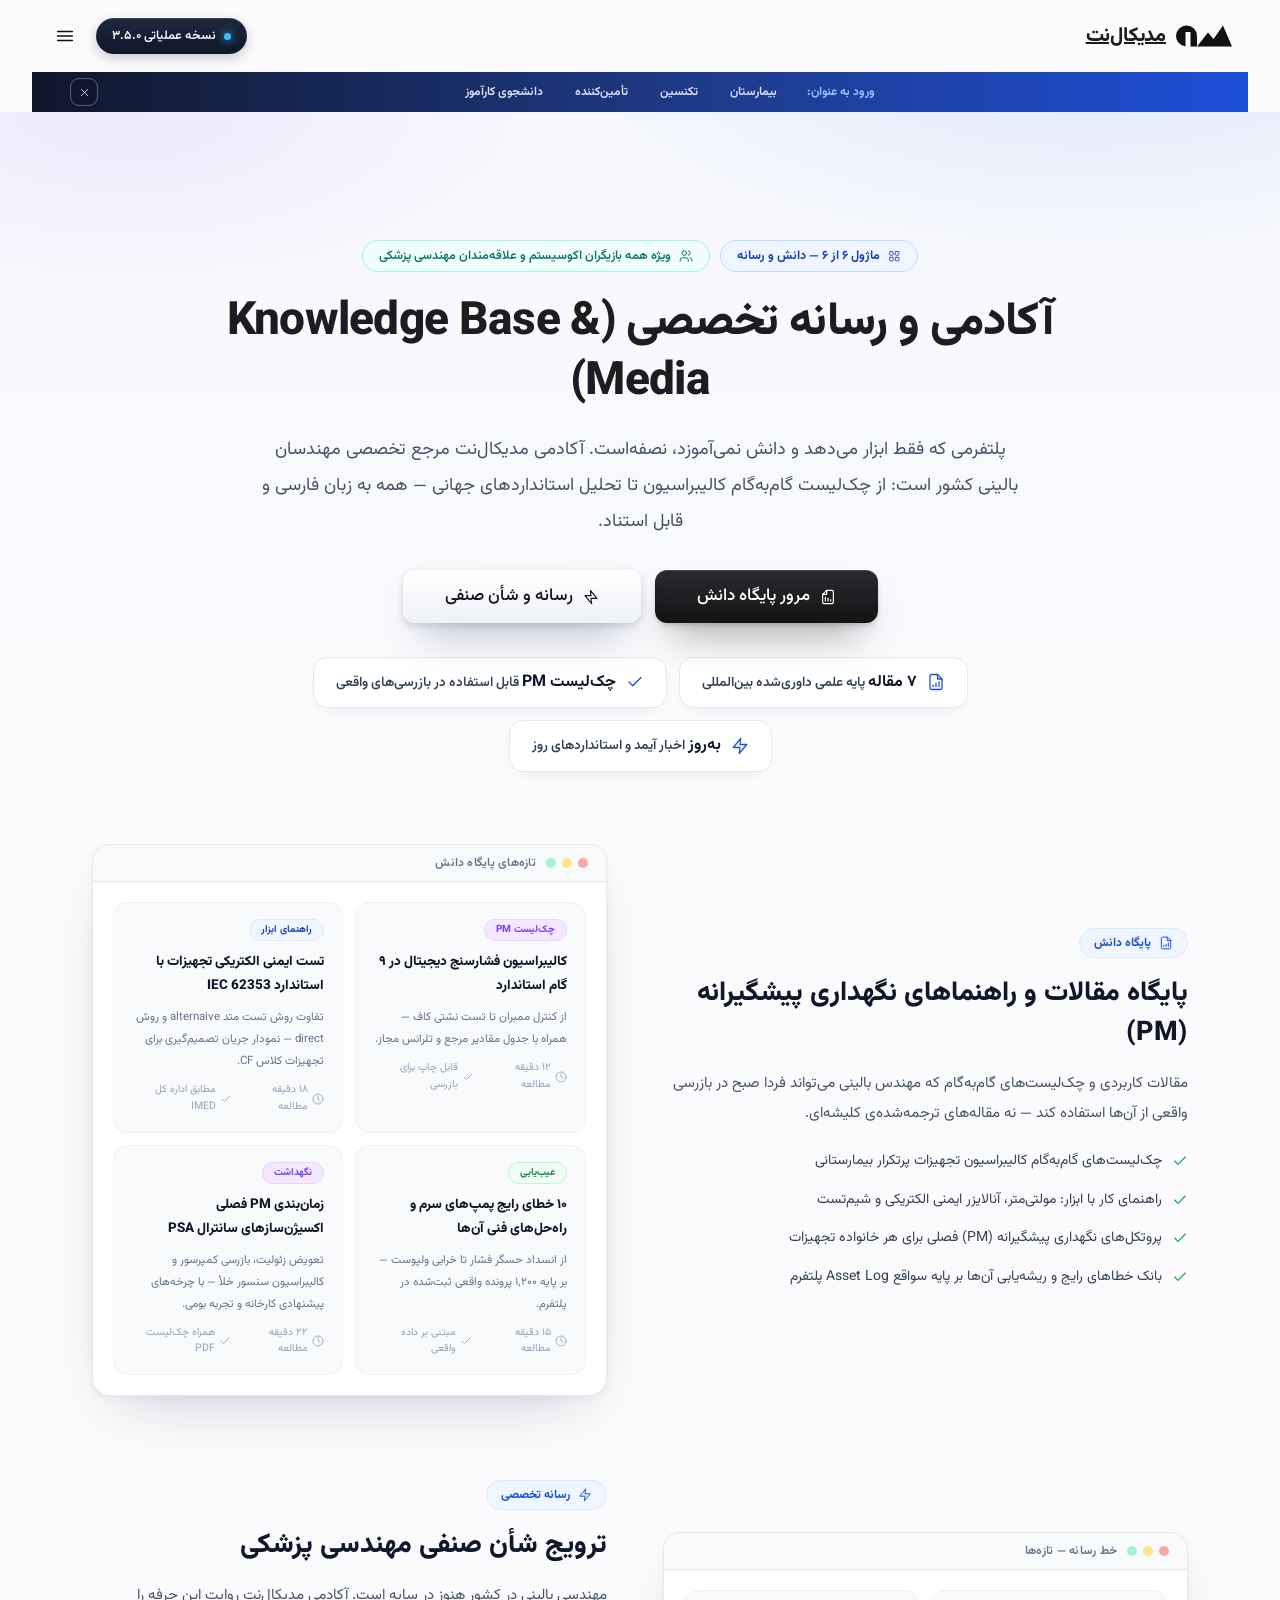
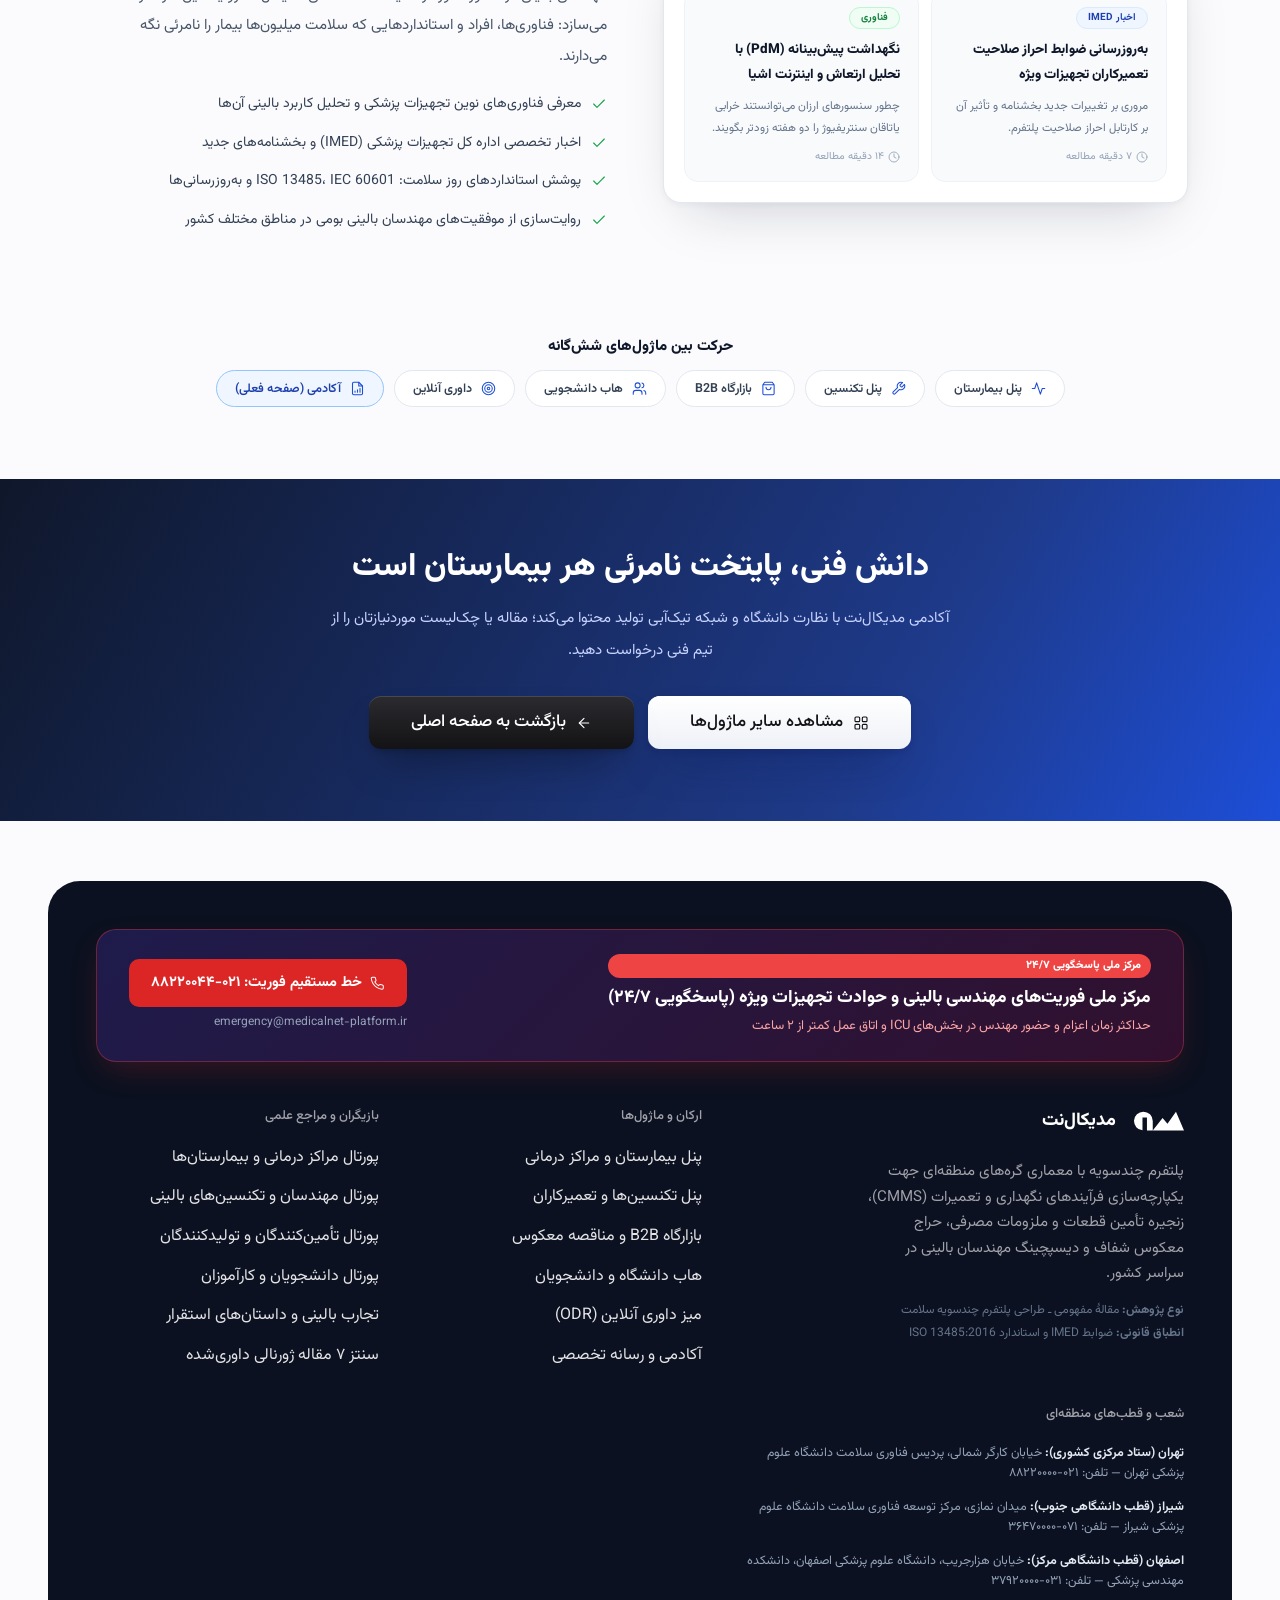
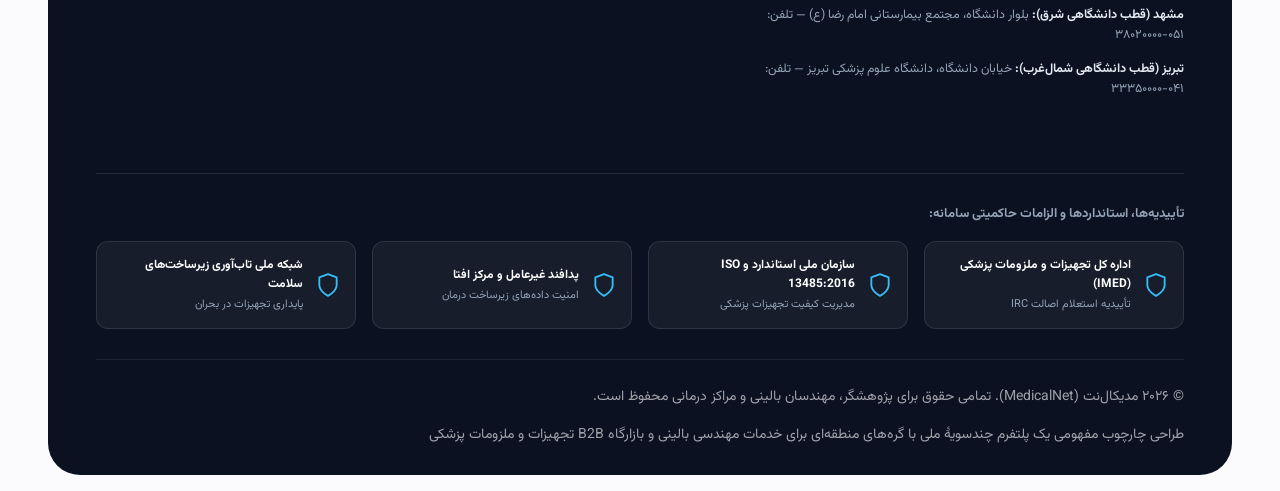
<file: academy.html>
<!doctype html>
<html lang="fa" dir="rtl" class="no-js">
<head>
  <meta charset="utf-8">
  <meta name="viewport" content="width=device-width, initial-scale=1">
  <meta name="referrer" content="strict-origin-when-cross-origin">
  <title>آکادمی و رسانه تخصصی مدیکال‌نت | Knowledge Base & Media</title>
  <meta name="description" content="پایگاه مقالات و راهنماهای نگهداری پیشگیرانه (PM)، چک‌لیست‌های کالیبراسیون، ترویج شأن صنفی مهندسی پزشکی و اخبار تخصصی آیمد و استانداردهای روز سلامت.">
  <meta name="theme-color" content="#1d4ed8">
  <meta property="og:type" content="website">
  <meta property="og:title" content="آکادمی و رسانه تخصصی مدیکال‌نت | Knowledge Base & Media">
  <meta property="og:description" content="پایگاه مقالات و راهنماهای نگهداری پیشگیرانه (PM)، چک‌لیست‌های کالیبراسیون، ترویج شأن صنفی مهندسی پزشکی و اخبار تخصصی آیمد و استانداردهای روز سلامت.">
  <meta property="og:url" content="https://avazpoors-stack.github.io/MedicalNet/academy.html">
  <meta property="og:image" content="https://avazpoors-stack.github.io/MedicalNet/assets/img/og-image.jpg">
  <meta property="og:image:width" content="1200">
  <meta property="og:image:height" content="630">
  <meta property="og:image:alt" content="نمای پیشخوان سامانه مدیکال‌نت — پلتفرم ملی مهندسی بالینی و بازارگاه B2B تجهیزات پزشکی">
  <meta property="og:locale" content="fa_IR">
  <meta name="twitter:card" content="summary_large_image">
  <meta name="twitter:title" content="آکادمی و رسانه تخصصی مدیکال‌نت | Knowledge Base & Media">
  <meta name="twitter:description" content="پایگاه مقالات و راهنماهای نگهداری پیشگیرانه (PM)، چک‌لیست‌های کالیبراسیون، ترویج شأن صنفی مهندسی پزشکی و اخبار تخصصی آیمد و استانداردهای روز سلامت.">
  <meta name="twitter:image" content="https://avazpoors-stack.github.io/MedicalNet/assets/img/og-image.jpg">
  <link rel="canonical" href="https://avazpoors-stack.github.io/MedicalNet/academy.html">
  <link rel="icon" href="assets/img/favicon.svg" type="image/svg+xml">
  <link rel="preconnect" href="https://fonts.googleapis.com">
  <link rel="preconnect" href="https://fonts.gstatic.com" crossorigin>
  <link rel="stylesheet" href="https://fonts.googleapis.com/css2?family=Vazirmatn:wght@100..900&display=swap">
  <link rel="preload" href="assets/fonts/outfit-var.woff2" as="font" type="font/woff2" crossorigin>
  <link rel="preload" href="assets/fonts/dm-sans-var.woff2" as="font" type="font/woff2" crossorigin>
  <link rel="stylesheet" href="assets/css/style.css">
  <link rel="stylesheet" href="assets/css/medicalnet-components.css">
  <link rel="stylesheet" href="assets/css/rtl-override.css">
  <link rel="stylesheet" href="assets/css/module-pages.css">
  <script src="assets/js/rolebar-state.js"></script>
  <script src="assets/js/main.js" defer></script>
</head>
<body id="top">
  <a class="skip-link" href="#main">پرش به محتوای اصلی</a>

  <svg class="sprite" aria-hidden="true" focusable="false" xmlns="http://www.w3.org/2000/svg">
    <symbol id="logo-mark" viewBox="0 0 112 48"><path d="M21 3A21 21 0 0 0 19 44.9V16H29V45H42V24A21 21 0 0 0 21 3Z"/><path d="M42 45 64 17 75 30 94 3 112 45Z"/></symbol>
    <symbol id="i-shield" viewBox="0 0 24 24"><path d="M12 22s8-4 8-10V5l-8-3-8 3v7c0 6 8 10 8 10z"/></symbol>
    <symbol id="i-activity" viewBox="0 0 24 24"><path d="M22 12h-4l-3 9L9 3l-3 9H2"/></symbol>
    <symbol id="i-tool" viewBox="0 0 24 24"><path d="M14.7 6.3a1 1 0 0 0 0 1.4l1.6 1.6a1 1 0 0 0 1.4 0l3.77-3.77a6 6 0 0 1-7.94 7.94l-6.91 6.91a2.12 2.12 0 0 1-3-3l6.91-6.91a6 6 0 0 1 7.94-7.94l-3.76 3.76z"/></symbol>
    <symbol id="i-grid" viewBox="0 0 24 24"><rect width="7" height="7" x="3" y="3" rx="1.5"/><rect width="7" height="7" x="14" y="3" rx="1.5"/><rect width="7" height="7" x="14" y="14" rx="1.5"/><rect width="7" height="7" x="3" y="14" rx="1.5"/></symbol>
    <symbol id="i-cart" viewBox="0 0 24 24"><path d="M6 2 3 6v14a2 2 0 0 0 2 2h14a2 2 0 0 0 2-2V6l-3-4zM3 6h18M16 10a4 4 0 0 1-8 0"/></symbol>
    <symbol id="i-trending-down" viewBox="0 0 24 24"><path d="m23 18-9.5-9.5-5 5L1 6"/><path d="M17 18h6v-6"/></symbol>
    <symbol id="i-trending-up" viewBox="0 0 24 24"><path d="m23 6-9.5 9.5-5-5L1 18"/><path d="M17 6h6v6"/></symbol>
    <symbol id="i-trend" viewBox="0 0 24 24"><path d="M22 7 13.5 15.5 8.5 10.5 2 17"/><path d="M16 7h6v6"/></symbol>
    <symbol id="i-compass" viewBox="0 0 24 24"><circle cx="12" cy="12" r="10"/><path d="m16.24 7.76-2.12 6.36-6.36 2.12 2.12-6.36 6.36-2.12z"/></symbol>
    <symbol id="i-wallet" viewBox="0 0 24 24"><path d="M20 7h-4V4c0-1.1-.9-2-2-2h-4c-1.1 0-2 .9-2 2v3H4c-1.1 0-2 .9-2 2v11c0 1.1.9 2 2 2h16c1.1 0 2-.9 2-2V9c0-1.1-.9-2-2-2zM10 4h4v3h-4V4z"/></symbol>
    <symbol id="i-clock" viewBox="0 0 24 24"><circle cx="12" cy="12" r="10"/><path d="M12 6v6l4 2"/></symbol>
    <symbol id="i-target" viewBox="0 0 24 24"><circle cx="12" cy="12" r="10"/><circle cx="12" cy="12" r="6"/><circle cx="12" cy="12" r="2"/></symbol>
    <symbol id="i-users" viewBox="0 0 24 24"><path d="M16 21v-2a4 4 0 0 0-4-4H6a4 4 0 0 0-4 4v2"/><circle cx="9" cy="7" r="4"/><path d="M22 21v-2a4 4 0 0 0-3-3.87"/><path d="M16 3.13a4 4 0 0 1 0 7.75"/></symbol>
    <symbol id="i-file-chart" viewBox="0 0 24 24"><path d="M14 2H6a2 2 0 0 0-2 2v16a2 2 0 0 0 2 2h12a2 2 0 0 0 2-2V8z"/><path d="M14 2v6h6"/><path d="M8 18v-2"/><path d="M12 18v-4"/><path d="M16 18v-6"/></symbol>
    <symbol id="i-map-pin" viewBox="0 0 24 24"><path d="M21 10c0 7-9 13-9 13s-9-6-9-13a9 9 0 0 1 18 0z"/><circle cx="12" cy="10" r="3"/></symbol>
    <symbol id="i-alert-triangle" viewBox="0 0 24 24"><path d="m10.29 3.86-8.6 14.89A2 2 0 0 0 3.42 22h17.16a2 2 0 0 0 1.73-3.25L13.71 3.86a2 2 0 0 0-3.42 0z"/><path d="M12 9v4"/><path d="M12 17h.01"/></symbol>
    <symbol id="i-phone" viewBox="0 0 24 24"><path d="M22 16.92v3a2 2 0 0 1-2.18 2 19.79 19.79 0 0 1-8.63-3.07 19.5 19.5 0 0 1-6-6 19.79 19.79 0 0 1-3.07-8.67A2 2 0 0 1 4.11 2h3a2 2 0 0 1 2 1.72 12.84 12.84 0 0 0 .7 2.81 2 2 0 0 1-.45 2.11L8.09 9.91a16 16 0 0 0 6 6l1.27-1.27a2 2 0 0 1 2.11-.45 12.84 12.84 0 0 0 2.81.7A2 2 0 0 1 22 16.92z"/></symbol>
    <symbol id="i-refresh" viewBox="0 0 24 24"><path d="M21 12a9 9 0 1 1-9-9c2.52 0 4.93 1 6.74 2.74L21 8"/><path d="M21 3v5h-5"/></symbol>
    <symbol id="i-arrow-right" viewBox="0 0 24 24"><path d="M5 12h14"/><path d="m12 5 7 7-7 7"/></symbol>
    <symbol id="i-pause" viewBox="0 0 24 24"><path d="M9 5v14"/><path d="M15 5v14"/></symbol>
    <symbol id="i-play" viewBox="0 0 24 24"><path d="m7 4 13 8-13 8Z"/></symbol>
    <symbol id="i-search" viewBox="0 0 24 24"><circle cx="11" cy="11" r="8"/><path d="m21 21-4.3-4.3"/></symbol>
    <symbol id="i-help" viewBox="0 0 24 24"><circle cx="12" cy="12" r="10"/><path d="M9.09 9a3 3 0 0 1 5.83 1c0 2-3 3-3 3"/><path d="M12 17h.01"/></symbol>
    <symbol id="i-chevron-right" viewBox="0 0 24 24"><path d="m9 18 6-6-6-6"/></symbol>
    <symbol id="i-chevron-down" viewBox="0 0 24 24"><path d="m6 9 6 6 6-6"/></symbol>
    <symbol id="i-power" viewBox="0 0 24 24"><path d="M12 2v10"/><path d="M18.4 6.6a9 9 0 1 1-12.77.04"/></symbol>
    <symbol id="i-chat" viewBox="0 0 24 24"><path d="M7.9 20A9 9 0 1 0 4 16.1L2 22Z"/><path d="M8 12h.01"/><path d="M12 12h.01"/><path d="M16 12h.01"/></symbol>
    <symbol id="i-menu" viewBox="0 0 24 24"><path d="M4 7h16"/><path d="M4 12h16"/><path d="M4 17h16"/></symbol>
    <symbol id="i-close" viewBox="0 0 24 24"><path d="M18 6 6 18"/><path d="m6 6 12 12"/></symbol>
    <symbol id="i-info" viewBox="0 0 24 24"><circle cx="12" cy="12" r="10"/><path d="M12 16v-4"/><path d="M12 8h.01"/></symbol>
    <symbol id="i-zap" viewBox="0 0 24 24"><path d="M13 2 3 14h9l-1 8 10-12h-9l1-8z"/></symbol>
    <symbol id="i-star" viewBox="0 0 24 24"><path d="m12 2 3.09 6.26L22 9.27l-5 4.87 1.18 6.88L12 17.77l-6.18 3.25L7 14.14 2 9.27l6.91-1.01L12 2z"/></symbol>
    <symbol id="i-check" viewBox="0 0 24 24"><path d="M20 6 9 17l-5-5"/></symbol>
    <!-- Brand Symbols -->
    <symbol id="b-dropbox" viewBox="0 0 24 24"><path d="M6 1.807L0 5.629l6 3.822 6.001-3.822L6 1.807zM18 1.807l-6 3.822 6 3.822 6-3.822-6-3.822zM0 13.274l6 3.822 6.001-3.822L6 9.452l-6 3.822zM18 9.452l-6 3.822 6 3.822 6-3.822-6-3.822zM6 18.371l6.001 3.822 6-3.822-6-3.822L6 18.371z"/></symbol>
    <symbol id="b-notion" viewBox="0 0 24 24"><path d="M4.459 4.208c.746.606 1.026.56 2.428.466l13.215-.793c.28 0 .047-.28-.046-.326L17.86 1.968c-.42-.326-.981-.7-2.055-.607L3.01 2.295c-.466.046-.56.28-.374.466zm.793 3.08v13.904c0 .747.373 1.027 1.214.98l14.523-.84c.841-.046.935-.56.935-1.167V6.354c0-.606-.233-.933-.748-.887l-15.177.887c-.56.047-.747.327-.747.933zm14.337.745c.093.42 0 .84-.42.888l-.7.14v10.264c-.608.327-1.168.514-1.635.514-.748 0-.935-.234-1.495-.933l-4.577-7.186v6.952L12.21 19s0 .84-1.168.84l-3.222.186c-.093-.186 0-.653.327-.746l.84-.233V9.854L7.822 9.76c-.094-.42.14-1.026.793-1.073l3.456-.233 4.764 7.279v-6.44l-1.215-.139c-.093-.514.28-.887.747-.933zM1.936 1.035l13.31-.98c1.634-.14 2.055-.047 3.082.7l4.249 2.986c.7.513.934.653.934 1.213v16.378c0 1.026-.373 1.634-1.68 1.726l-15.458.934c-.98.047-1.448-.093-1.962-.747l-3.129-4.06c-.56-.747-.793-1.306-.793-1.96V2.667c0-.839.374-1.54 1.447-1.632z"/></symbol>
    <symbol id="b-github" viewBox="0 0 24 24"><path d="M12 .297c-6.63 0-12 5.373-12 12 0 5.303 3.438 9.8 8.205 11.385.6.113.82-.258.82-.577 0-.285-.01-1.04-.015-2.04-3.338.724-4.042-1.61-4.042-1.61C4.422 18.07 3.633 17.7 3.633 17.7c-1.087-.744.084-.729.084-.729 1.205.084 1.838 1.236 1.838 1.236 1.07 1.835 2.809 1.305 3.495.998.108-.776.417-1.305.76-1.605-2.665-.3-5.466-1.332-5.466-5.93 0-1.31.465-2.38 1.235-3.22-.135-.303-.54-1.523.105-3.176 0 0 1.005-.322 3.3 1.23.96-.267 1.98-.399 3-.405 1.02.006 2.04.138 3 .405 2.28-1.552 3.285-1.23 3.285-1.23.645 1.653.24 2.873.12 3.176.765.84 1.23 1.91 1.23 3.22 0 4.61-2.805 5.625-5.475 5.92.42.36.81 1.096.81 2.22 0 1.606-.015 2.896-.015 3.286 0 .315.21.69.825.57C20.565 22.092 24 17.592 24 12.297c0-6.627-5.373-12-12-12"/></symbol>
    <symbol id="b-linear" viewBox="0 0 24 24"><path d="M2.886 4.18A11.982 11.982 0 0 1 11.99 0C18.624 0 24 5.376 24 12.009c0 3.64-1.62 6.903-4.18 9.105L2.887 4.18ZM1.817 5.626l16.556 16.556c-.524.33-1.075.62-1.65.866L.951 7.277c.247-.575.537-1.126.866-1.65ZM.322 9.163l14.515 14.515c-.71.172-1.443.282-2.195.322L0 11.358a12 12 0 0 1 .322-2.195Zm-.17 4.862 9.823 9.824a12.02 12.02 0 0 1-9.824-9.824Z"/></symbol>
    <symbol id="b-microsoft" viewBox="0 0 24 24"><rect x="1" y="1" width="10.5" height="10.5" fill="#f25022"/><rect x="12.5" y="1" width="10.5" height="10.5" fill="#7fba00"/><rect x="1" y="12.5" width="10.5" height="10.5" fill="#00a4ef"/><rect x="12.5" y="12.5" width="10.5" height="10.5" fill="#ffb900"/></symbol>
    <symbol id="b-slack" viewBox="0 0 24 24"><rect x="7.2" y="2" width="3.4" height="20" rx="1.7" fill="#36c5f0"/><rect x="13.4" y="2" width="3.4" height="20" rx="1.7" fill="#2eb67d"/><rect x="2" y="7.2" width="20" height="3.4" rx="1.7" fill="#e01e5a"/><rect x="2" y="13.4" width="20" height="3.4" rx="1.7" fill="#ecb22e"/></symbol>
  </svg>

  <!-- ============ Header & Navigation ============ -->
  <header class="site-header" id="site-header">
    <div class="site-header__inner">
      <a class="brand" href="index.html" aria-label="مدیکال‌نت — صفحه اصلی پلتفرم ملی مهندسی بالینی">
        <svg class="brand__mark" viewBox="0 0 112 48" aria-hidden="true"><use href="#logo-mark"/></svg>
        <div class="brand__text-group">
          <span class="brand__name">مدیکال‌نت</span>
          <span class="brand__sub">سامانه جامع مهندسی بالینی و بازارگاه B2B تجهیزات پزشکی</span>
        </div>
      </a>
      <nav class="nav" aria-label="ناوبری اصلی پلتفرم">
        <span class="nav__pill" aria-hidden="true"></span>
        <a class="nav__link" href="index.html">خانه</a>
        <a class="nav__link" href="hospital.html">پنل بیمارستان</a>
        <a class="nav__link" href="technicians.html">پنل تکنسین</a>
        <a class="nav__link" href="marketplace.html">بازارگاه B2B</a>
        <a class="nav__link" href="students.html">هاب دانشجویی</a>
        <a class="nav__link" href="odr.html">داوری آنلاین</a>
        <a class="nav__link is-active" href="academy.html" aria-current="page">آکادمی</a>
      </nav>
      <div class="site-header__actions">
        <span class="badge-version" title="نسخه عملیاتی منطبق بر مقاله پژوهشی">نسخه عملیاتی ۳.۵.۰</span>
        <a href="index.html" class="btn btn--dark btn--sm" data-sparkle>
          <span>ورود به پورتال</span>
          <svg class="ic" aria-hidden="true"><use href="#i-arrow-right"/></svg>
        </a>
        <button class="nav-toggle" type="button" aria-expanded="false" aria-controls="mobile-menu" aria-label="باز کردن منو">
          <svg class="ic" aria-hidden="true"><use href="#i-menu"/></svg>
        </button>
      </div>
    </div>
    <div class="role-bar" id="role-bar">
      <div class="role-bar__inner">
        <span class="role-bar__label">ورود به عنوان:</span>
        <nav class="role-switch" aria-label="انتخاب نقش کاربری و ورود به پیشخوان متناظر">
        <a class="role-switch__btn" href="hospital.html">بیمارستان</a>
        <a class="role-switch__btn" href="technicians.html">تکنسین</a>
        <a class="role-switch__btn" href="marketplace.html">تأمین‌کننده</a>
        <a class="role-switch__btn" href="students.html">دانشجوی کارآموز</a>
        </nav>
      </div>
      <button class="role-bar__toggle" type="button" aria-controls="role-bar" aria-expanded="true" aria-label="بستن نوار انتخاب نقش">
        <svg class="ic" aria-hidden="true"><use href="#i-close"/></svg>
      </button>
    </div>
    <button class="role-bar__reopen" type="button" aria-controls="role-bar" aria-expanded="false" aria-label="باز کردن نوار انتخاب نقش">
      ورود به عنوان
      <svg class="ic" aria-hidden="true"><use href="#i-chevron-down"/></svg>
    </button>
    <div class="mobile-menu" id="mobile-menu" hidden>
      <a href="index.html">خانه — پیشخوان یکپارچه</a>
      <a href="about.html">معرفی پلتفرم و چارچوب علمی</a>
      <a href="hospital.html">پنل بیمارستان و مراکز درمانی</a>
      <a href="technicians.html">پنل تکنسین‌ها و تعمیرکاران</a>
      <a href="marketplace.html">بازارگاه B2B تأمین‌کنندگان</a>
      <a href="students.html">هاب دانشگاه و دانشجویان</a>
      <a href="odr.html">میز داوری آنلاین (ODR)</a>
      <a href="academy.html">آکادمی و رسانه تخصصی</a>
      <div class="mobile-menu__actions">
        <a href="about.html#modules" class="btn btn--dark btn--sm mobile-menu-btn">انتخاب پیشخوان نقش شما</a>
      </div>
    </div>
  </header>

  <main id="main" class="page">

    <!-- ============ Module hero ============ -->
    <section class="module-hero" aria-labelledby="module-hero-title">
      <div class="module-hero__inner">
        <div class="module-hero__badges">
          <span class="module-badge"><svg class="ic" aria-hidden="true"><use href="#i-grid"/></svg>ماژول ۶ از ۶ — دانش و رسانه</span>
          <span class="role-chip"><svg class="ic" aria-hidden="true"><use href="#i-users"/></svg>ویژه همه بازیگران اکوسیستم و علاقه‌مندان مهندسی پزشکی</span>
        </div>
        <h1 class="module-hero__title" id="module-hero-title">آکادمی و رسانه تخصصی (Knowledge Base & Media)</h1>
        <p class="module-hero__lead">پلتفرمی که فقط ابزار می‌دهد و دانش نمی‌آموزد، نصفه‌است. آکادمی مدیکال‌نت مرجع تخصصی مهندسان بالینی کشور است: از چک‌لیست گام‌به‌گام کالیبراسیون تا تحلیل استانداردهای جهانی — همه به زبان فارسی و قابل استناد.</p>
        <div class="module-hero__actions">
          <a href="#f-kb" class="btn btn--dark btn--lg" data-sparkle><svg class="ic" aria-hidden="true"><use href="#i-file-chart"/></svg><span>مرور پایگاه دانش</span></a>          <a href="#f-promo" class="btn btn--light btn--lg" data-sparkle><svg class="ic" aria-hidden="true"><use href="#i-zap"/></svg><span>رسانه و شأن صنفی</span></a>
        </div>
        <div class="module-hero__stats">
        <div class="mini-stat"><svg class="ic" aria-hidden="true"><use href="#i-file-chart"/></svg><span><b>۷ مقاله</b> پایه علمی داوری‌شده بین‌المللی</span></div>        <div class="mini-stat"><svg class="ic" aria-hidden="true"><use href="#i-check"/></svg><span><b>چک‌لیست PM</b> قابل استفاده در بازرسی‌های واقعی</span></div>        <div class="mini-stat"><svg class="ic" aria-hidden="true"><use href="#i-zap"/></svg><span><b>به‌روز</b> اخبار آیمد و استانداردهای روز</span></div>
        </div>
      </div>
    </section>

    <!-- ============ Module features ============ -->
    <article class="feature-block" id="f-kb" data-reveal>
      <div class="feature-block__copy">
        <span class="feature-block__kicker"><svg class="ic" aria-hidden="true"><use href="#i-file-chart"/></svg>پایگاه دانش</span>
        <h2 class="feature-block__title">پایگاه مقالات و راهنماهای نگهداری پیشگیرانه (PM)</h2>
        <p class="feature-block__desc">مقالات کاربردی و چک‌لیست‌های گام‌به‌گام که مهندس بالینی می‌تواند فردا صبح در بازرسی واقعی از آن‌ها استفاده کند — نه مقاله‌های ترجمه‌شده‌ی کلیشه‌ای.</p>
        <ul class="feature-checklist">
        <li><svg class="ic" aria-hidden="true"><use href="#i-check"/></svg><span>چک‌لیست‌های گام‌به‌گام کالیبراسیون تجهیزات پرتکرار بیمارستانی</span></li>        <li><svg class="ic" aria-hidden="true"><use href="#i-check"/></svg><span>راهنمای کار با ابزار: مولتی‌متر، آنالایزر ایمنی الکتریکی و شیم‌تست</span></li>        <li><svg class="ic" aria-hidden="true"><use href="#i-check"/></svg><span>پروتکل‌های نگهداری پیشگیرانه (PM) فصلی برای هر خانواده تجهیزات</span></li>        <li><svg class="ic" aria-hidden="true"><use href="#i-check"/></svg><span>بانک خطاهای رایج و ریشه‌یابی آن‌ها بر پایه سواقع Asset Log پلتفرم</span></li>
        </ul>
      </div>
      <div class="mock-panel">
        <div class="mock-panel__bar">
          <div class="mock-panel__dots"><i></i><i></i><i></i></div>
          <span class="mock-panel__name">تازه‌های پایگاه دانش</span>
        </div>
        <div class="mock-panel__body">
<div class="article-grid">
  <div class="article-card"><span class="article-card__cat">چک‌لیست PM</span><p class="article-card__t">کالیبراسیون فشارسنج دیجیتال در ۹ گام استاندارد</p><p class="article-card__d">از کنترل ممبران تا تست نشتی کاف — همراه با جدول مقادیر مرجع و تلرانس مجاز.</p><div class="article-card__meta"><span><svg class="ic" aria-hidden="true"><use href="#i-clock"/></svg>۱۲ دقیقه مطالعه</span><span><svg class="ic" aria-hidden="true"><use href="#i-check"/></svg>قابل چاپ برای بازرسی</span></div></div>
  <div class="article-card"><span class="article-card__cat article-card__cat--blue">راهنمای ابزار</span><p class="article-card__t">تست ایمنی الکتریکی تجهیزات با استاندارد IEC 62353</p><p class="article-card__d">تفاوت روش تست متد alternaive و روش direct — نمودار جریان تصمیم‌گیری برای تجهیزات کلاس CF.</p><div class="article-card__meta"><span><svg class="ic" aria-hidden="true"><use href="#i-clock"/></svg>۱۸ دقیقه مطالعه</span><span><svg class="ic" aria-hidden="true"><use href="#i-check"/></svg>مطابق اداره کل IMED</span></div></div>
  <div class="article-card"><span class="article-card__cat article-card__cat--green">عیب‌یابی</span><p class="article-card__t">۱۰ خطای رایج پمپ‌های سرم و راه‌حل‌های فنی آن‌ها</p><p class="article-card__d">از انسداد حسگر فشار تا خرابی ولپوست — بر پایه ۱٬۲۰۰ پرونده واقعی ثبت‌شده در پلتفرم.</p><div class="article-card__meta"><span><svg class="ic" aria-hidden="true"><use href="#i-clock"/></svg>۱۵ دقیقه مطالعه</span><span><svg class="ic" aria-hidden="true"><use href="#i-check"/></svg>مبتنی بر داده واقعی</span></div></div>
  <div class="article-card"><span class="article-card__cat">نگهداشت</span><p class="article-card__t">زمان‌بندی PM فصلی اکسیژن‌سازهای سانترال PSA</p><p class="article-card__d">تعویض زئولیت، بازرسی کمپرسور و کالیبراسیون سنسور خلأ — با چرخه‌های پیشنهادی کارخانه و تجربه بومی.</p><div class="article-card__meta"><span><svg class="ic" aria-hidden="true"><use href="#i-clock"/></svg>۲۲ دقیقه مطالعه</span><span><svg class="ic" aria-hidden="true"><use href="#i-check"/></svg>همراه چک‌لیست PDF</span></div></div>
</div>        </div>
      </div>
    </article>
    <article class="feature-block feature-block--reverse" id="f-promo" data-reveal>
      <div class="feature-block__copy">
        <span class="feature-block__kicker"><svg class="ic" aria-hidden="true"><use href="#i-zap"/></svg>رسانه تخصصی</span>
        <h2 class="feature-block__title">ترویج شأن صنفی مهندسی پزشکی</h2>
        <p class="feature-block__desc">مهندسی بالینی در کشور هنوز در سایه است. آکادمی مدیکال‌نت روایت این حرفه را می‌سازد: فناوری‌ها، افراد و استانداردهایی که سلامت میلیون‌ها بیمار را نامرئی نگه می‌دارند.</p>
        <ul class="feature-checklist">
        <li><svg class="ic" aria-hidden="true"><use href="#i-check"/></svg><span>معرفی فناوری‌های نوین تجهیزات پزشکی و تحلیل کاربرد بالینی آن‌ها</span></li>        <li><svg class="ic" aria-hidden="true"><use href="#i-check"/></svg><span>اخبار تخصصی اداره کل تجهیزات پزشکی (IMED) و بخشنامه‌های جدید</span></li>        <li><svg class="ic" aria-hidden="true"><use href="#i-check"/></svg><span>پوشش استانداردهای روز سلامت: ISO 13485، IEC 60601 و به‌روزرسانی‌ها</span></li>        <li><svg class="ic" aria-hidden="true"><use href="#i-check"/></svg><span>روایت‌سازی از موفقیت‌های مهندسان بالینی بومی در مناطق مختلف کشور</span></li>
        </ul>
      </div>
      <div class="mock-panel">
        <div class="mock-panel__bar">
          <div class="mock-panel__dots"><i></i><i></i><i></i></div>
          <span class="mock-panel__name">خط رسانه — تازه‌ها</span>
        </div>
        <div class="mock-panel__body">
<div class="article-grid">
  <div class="article-card"><span class="article-card__cat article-card__cat--blue">اخبار IMED</span><p class="article-card__t">به‌روزرسانی ضوابط احراز صلاحیت تعمیرکاران تجهیزات ویژه</p><p class="article-card__d">مروری بر تغییرات جدید بخشنامه و تأثیر آن بر کارتابل احراز صلاحیت پلتفرم.</p><div class="article-card__meta"><span><svg class="ic" aria-hidden="true"><use href="#i-clock"/></svg>۷ دقیقه مطالعه</span></div></div>
  <div class="article-card"><span class="article-card__cat article-card__cat--green">فناوری</span><p class="article-card__t">نگهداشت پیش‌بینانه (PdM) با تحلیل ارتعاش و اینترنت اشیا</p><p class="article-card__d">چطور سنسورهای ارزان می‌توانستند خرابی یاتاقان سنتریفیوژ را دو هفته زودتر بگویند.</p><div class="article-card__meta"><span><svg class="ic" aria-hidden="true"><use href="#i-clock"/></svg>۱۴ دقیقه مطالعه</span></div></div>
</div>        </div>
      </div>
    </article>

    <nav class="modules-strip" aria-label="سایر ماژول‌های پلتفرم">
      <p class="modules-strip__t">حرکت بین ماژول‌های شش‌گانه</p>
      <div class="modules-strip__chips">
      <a class="strip-chip" href="hospital.html"><svg class="ic" aria-hidden="true"><use href="#i-activity"/></svg>پنل بیمارستان</a>
      <a class="strip-chip" href="technicians.html"><svg class="ic" aria-hidden="true"><use href="#i-tool"/></svg>پنل تکنسین</a>
      <a class="strip-chip" href="marketplace.html"><svg class="ic" aria-hidden="true"><use href="#i-cart"/></svg>بازارگاه B2B</a>
      <a class="strip-chip" href="students.html"><svg class="ic" aria-hidden="true"><use href="#i-users"/></svg>هاب دانشجویی</a>
      <a class="strip-chip" href="odr.html"><svg class="ic" aria-hidden="true"><use href="#i-target"/></svg>داوری آنلاین</a>
      <span class="strip-chip strip-chip--active"><svg class="ic" aria-hidden="true"><use href="#i-file-chart"/></svg>آکادمی (صفحه فعلی)</span>
      </div>
    </nav>
    <section class="module-cta" aria-labelledby="pcta-title">
      <h2 class="module-cta__t" id="pcta-title">دانش فنی، پایتخت نامرئی هر بیمارستان است</h2>
      <p class="module-cta__d">آکادمی مدیکال‌نت با نظارت دانشگاه و شبکه تیک‌آبی تولید محتوا می‌کند؛ مقاله یا چک‌لیست موردنیازتان را از تیم فنی درخواست دهید.</p>
      <div class="module-hero__actions">
          <a href="about.html#modules" class="btn btn--light btn--lg" data-sparkle><svg class="ic" aria-hidden="true"><use href="#i-grid"/></svg><span>مشاهده سایر ماژول‌ها</span></a>          <a href="index.html" class="btn btn--dark btn--lg" data-sparkle><svg class="ic" aria-hidden="true"><use href="#i-arrow-right"/></svg><span>بازگشت به صفحه اصلی</span></a>
      </div>
    </section>
  </main>

  <footer class="footer multi-tier-footer" id="footer" aria-labelledby="foot-title">
    <h2 class="sr-only" id="foot-title">اطلاعات تماس، فوریت‌ها و حاکمیت پلتفرم مدیکال‌نت</h2>

    <!-- Emergency Operations Hotline Bar -->
    <div class="emergency-bar">
      <div class="emergency-bar__info">
        <div class="emergency-bar__badge">مرکز ملی پاسخگویی ۲۴/۷</div>
        <h3 class="emergency-bar__title">مرکز ملی فوریت‌های مهندسی بالینی و حوادث تجهیزات ویژه (پاسخگویی ۲۴/۷)</h3>
        <p class="emergency-bar__sla">حداکثر زمان اعزام و حضور مهندس در بخش‌های ICU و اتاق عمل کمتر از ۲ ساعت</p>
      </div>
      <div class="emergency-bar__actions">
        <a href="tel:02188220044" class="emergency-btn">
          <svg class="ic" aria-hidden="true"><use href="#i-phone"/></svg>
          <span>خط مستقیم فوریت: ۰۲۱-۸۸۲۲۰۰۴۴</span>
        </a>
        <span class="emergency-email">emergency@medicalnet-platform.ir</span>
      </div>
    </div>

    <!-- Footer Multi-Column Grid -->
    <div class="footer__grid">
      <div class="footer__brand">
        <a class="footer__logo" href="index.html">
          <svg viewBox="0 0 112 48" aria-hidden="true"><use href="#logo-mark"/></svg>
          <span class="footer__brand-title">مدیکال‌نت</span>
        </a>
        <p class="footer__brand-desc">پلتفرم چندسویه با معماری گره‌های منطقه‌ای جهت یکپارچه‌سازی فرآیندهای نگهداری و تعمیرات (CMMS)، زنجیره تأمین قطعات و ملزومات مصرفی، حراج معکوس شفاف و دیسپچینگ مهندسان بالینی در سراسر کشور.</p>
        <div class="footer__meta-box">
          <div><strong>نوع پژوهش:</strong> مقالهٔ مفهومی ـ طراحی پلتفرم چندسویه سلامت</div>
          <div><strong>انطباق قانونی:</strong> ضوابط IMED و استاندارد ISO 13485:2016</div>
        </div>
      </div>

      <nav class="footer__col" aria-label="ارکان و قابلیت‌های پلتفرم">
        <h3 class="footer__title">ارکان و ماژول‌ها</h3>
        <ul>
          <li><a href="hospital.html">پنل بیمارستان و مراکز درمانی</a></li>
          <li><a href="technicians.html">پنل تکنسین‌ها و تعمیرکاران</a></li>
          <li><a href="marketplace.html">بازارگاه B2B و مناقصه معکوس</a></li>
          <li><a href="students.html">هاب دانشگاه و دانشجویان</a></li>
          <li><a href="odr.html">میز داوری آنلاین (ODR)</a></li>
          <li><a href="academy.html">آکادمی و رسانه تخصصی</a></li>
        </ul>
      </nav>

      <nav class="footer__col" aria-label="بازیگران و مراجع علمی">
        <h3 class="footer__title">بازیگران و مراجع علمی</h3>
        <ul>
          <li><a href="hospital.html">پورتال مراکز درمانی و بیمارستان‌ها</a></li>
          <li><a href="technicians.html">پورتال مهندسان و تکنسین‌های بالینی</a></li>
          <li><a href="marketplace.html">پورتال تأمین‌کنندگان و تولیدکنندگان</a></li>
          <li><a href="students.html">پورتال دانشجویان و کارآموزان</a></li>
          <li><a href="about.html#case-studies">تجارب بالینی و داستان‌های استقرار</a></li>
          <li><a href="about.html#academic-foundation">سنتز ۷ مقاله ژورنالی داوری‌شده</a></li>
        </ul>
      </nav>

      <div class="footer__col footer__col--offices">
        <h3 class="footer__title">شعب و قطب‌های منطقه‌ای</h3>
        <ul class="regional-contacts-list">
          <li>
            <strong>تهران (ستاد مرکزی کشوری):</strong>
            <span>خیابان کارگر شمالی، پردیس فناوری سلامت دانشگاه علوم پزشکی تهران — تلفن: ۰۲۱-۸۸۲۲۰۰۰۰</span>
          </li>
          <li>
            <strong>شیراز (قطب دانشگاهی جنوب):</strong>
            <span>میدان نمازی، مرکز توسعه فناوری سلامت دانشگاه علوم پزشکی شیراز — تلفن: ۰۷۱-۳۶۴۷۰۰۰۰</span>
          </li>
          <li>
            <strong>اصفهان (قطب دانشگاهی مرکز):</strong>
            <span>خیابان هزارجریب، دانشگاه علوم پزشکی اصفهان، دانشکده مهندسی پزشکی — تلفن: ۰۳۱-۳۷۹۲۰۰۰۰</span>
          </li>
          <li>
            <strong>مشهد (قطب دانشگاهی شرق):</strong>
            <span>بلوار دانشگاه، مجتمع بیمارستانی امام رضا (ع) — تلفن: ۰۵۱-۳۸۰۲۰۰۰۰</span>
          </li>
          <li>
            <strong>تبریز (قطب دانشگاهی شمال‌غرب):</strong>
            <span>خیابان دانشگاه، دانشگاه علوم پزشکی تبریز — تلفن: ۰۴۱-۳۳۳۵۰۰۰۰</span>
          </li>
        </ul>
      </div>
    </div>

    <!-- Regulatory Seals -->
    <div class="compliance-seals-section">
      <div class="compliance-seals-title">تأییدیه‌ها، استانداردها و الزامات حاکمیتی سامانه:</div>
      <div class="compliance-seals-grid">
        <div class="seal-card">
          <svg class="ic" aria-hidden="true"><use href="#i-shield"/></svg>
          <div class="seal-card__info">
            <div class="seal-card__auth">اداره کل تجهیزات و ملزومات پزشکی (IMED)</div>
            <div class="seal-card__label">تأییدیه استعلام اصالت IRC</div>
          </div>
        </div>
        <div class="seal-card">
          <svg class="ic" aria-hidden="true"><use href="#i-shield"/></svg>
          <div class="seal-card__info">
            <div class="seal-card__auth">سازمان ملی استاندارد و ISO 13485:2016</div>
            <div class="seal-card__label">مدیریت کیفیت تجهیزات پزشکی</div>
          </div>
        </div>
        <div class="seal-card">
          <svg class="ic" aria-hidden="true"><use href="#i-shield"/></svg>
          <div class="seal-card__info">
            <div class="seal-card__auth">پدافند غیرعامل و مرکز افتا</div>
            <div class="seal-card__label">امنیت داده‌های زیرساخت درمان</div>
          </div>
        </div>
        <div class="seal-card">
          <svg class="ic" aria-hidden="true"><use href="#i-shield"/></svg>
          <div class="seal-card__info">
            <div class="seal-card__auth">شبکه ملی تاب‌آوری زیرساخت‌های سلامت</div>
            <div class="seal-card__label">پایداری تجهیزات در بحران</div>
          </div>
        </div>
      </div>
    </div>

    <!-- Bottom Bar -->
    <div class="footer__bottom">
      <p>© <span id="year">2026</span> مدیکال‌نت (MedicalNet). تمامی حقوق برای پژوهشگر، مهندسان بالینی و مراکز درمانی محفوظ است.</p>
      <p>طراحی چارچوب مفهومی یک پلتفرم چندسویهٔ ملی با گره‌های منطقه‌ای برای خدمات مهندسی بالینی و بازارگاه B2B تجهیزات و ملزومات پزشکی</p>
    </div>
  </footer>
</body>
</html>
</file>
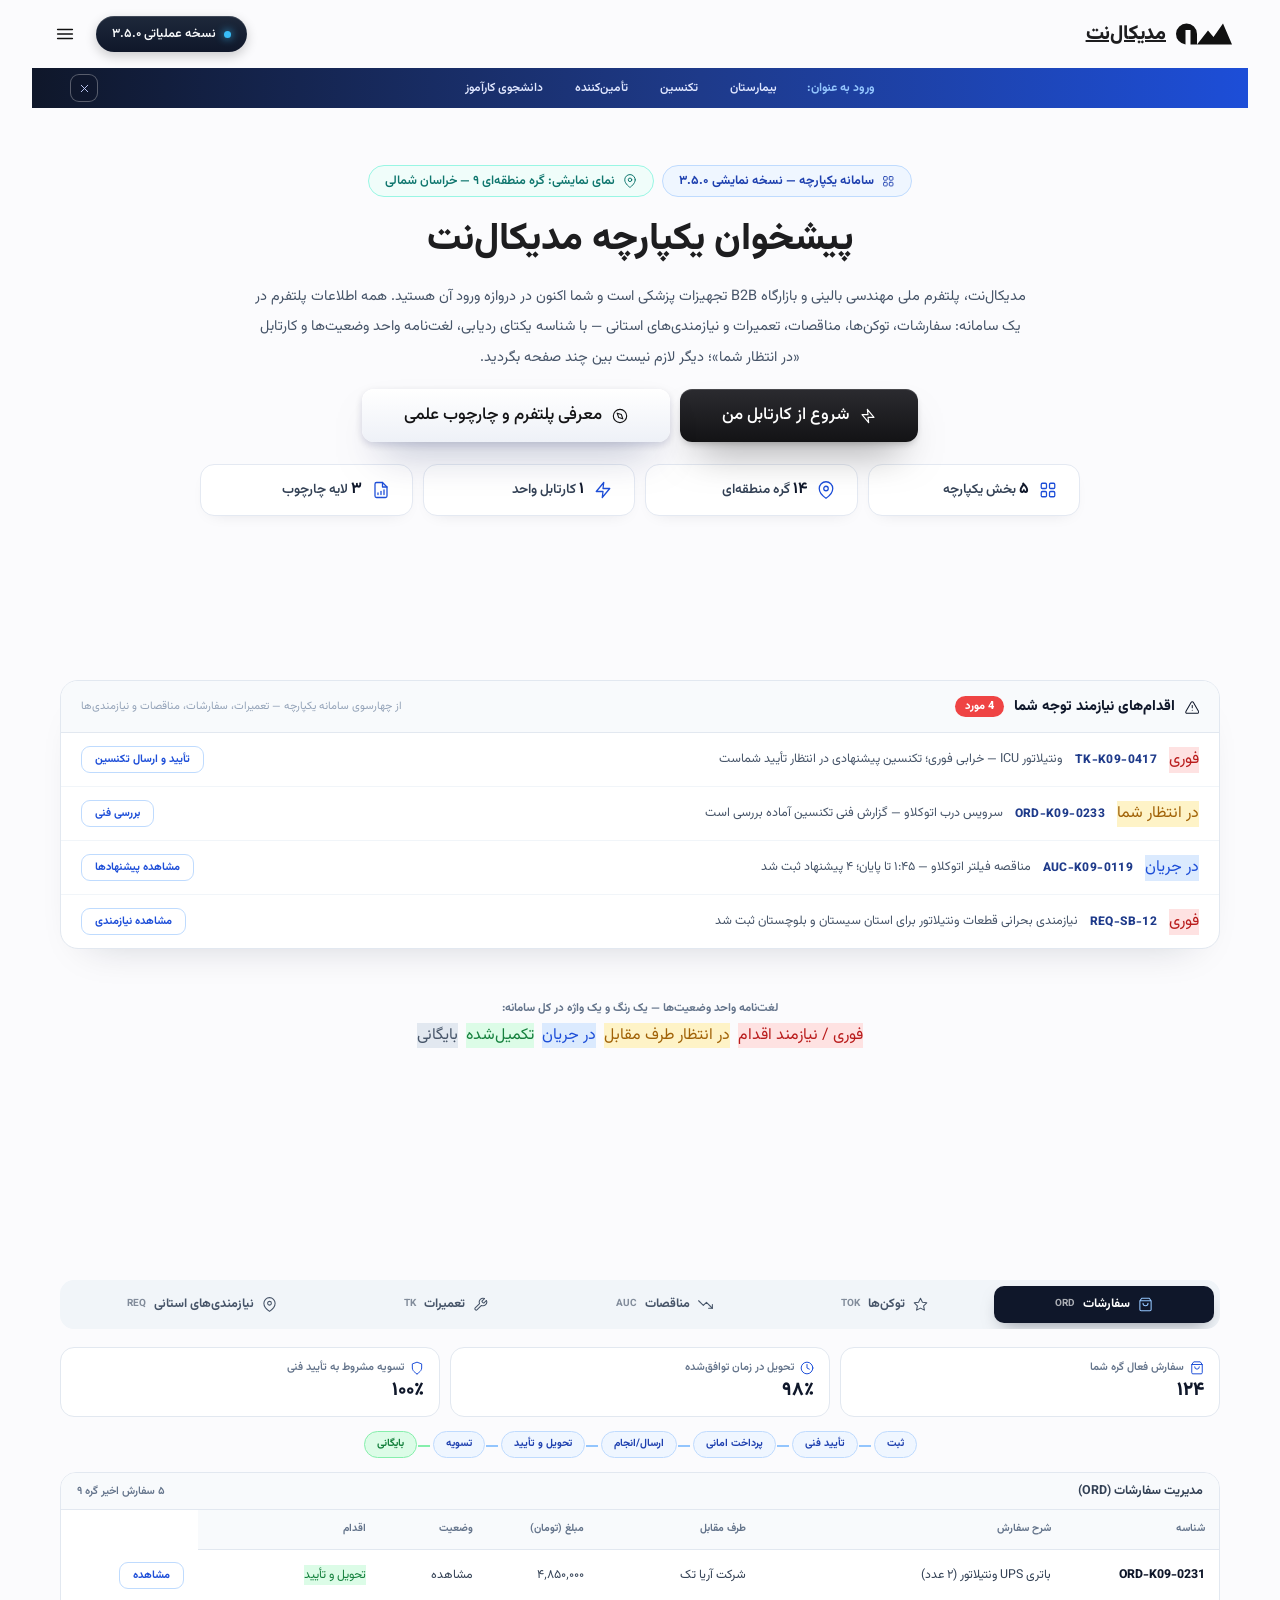
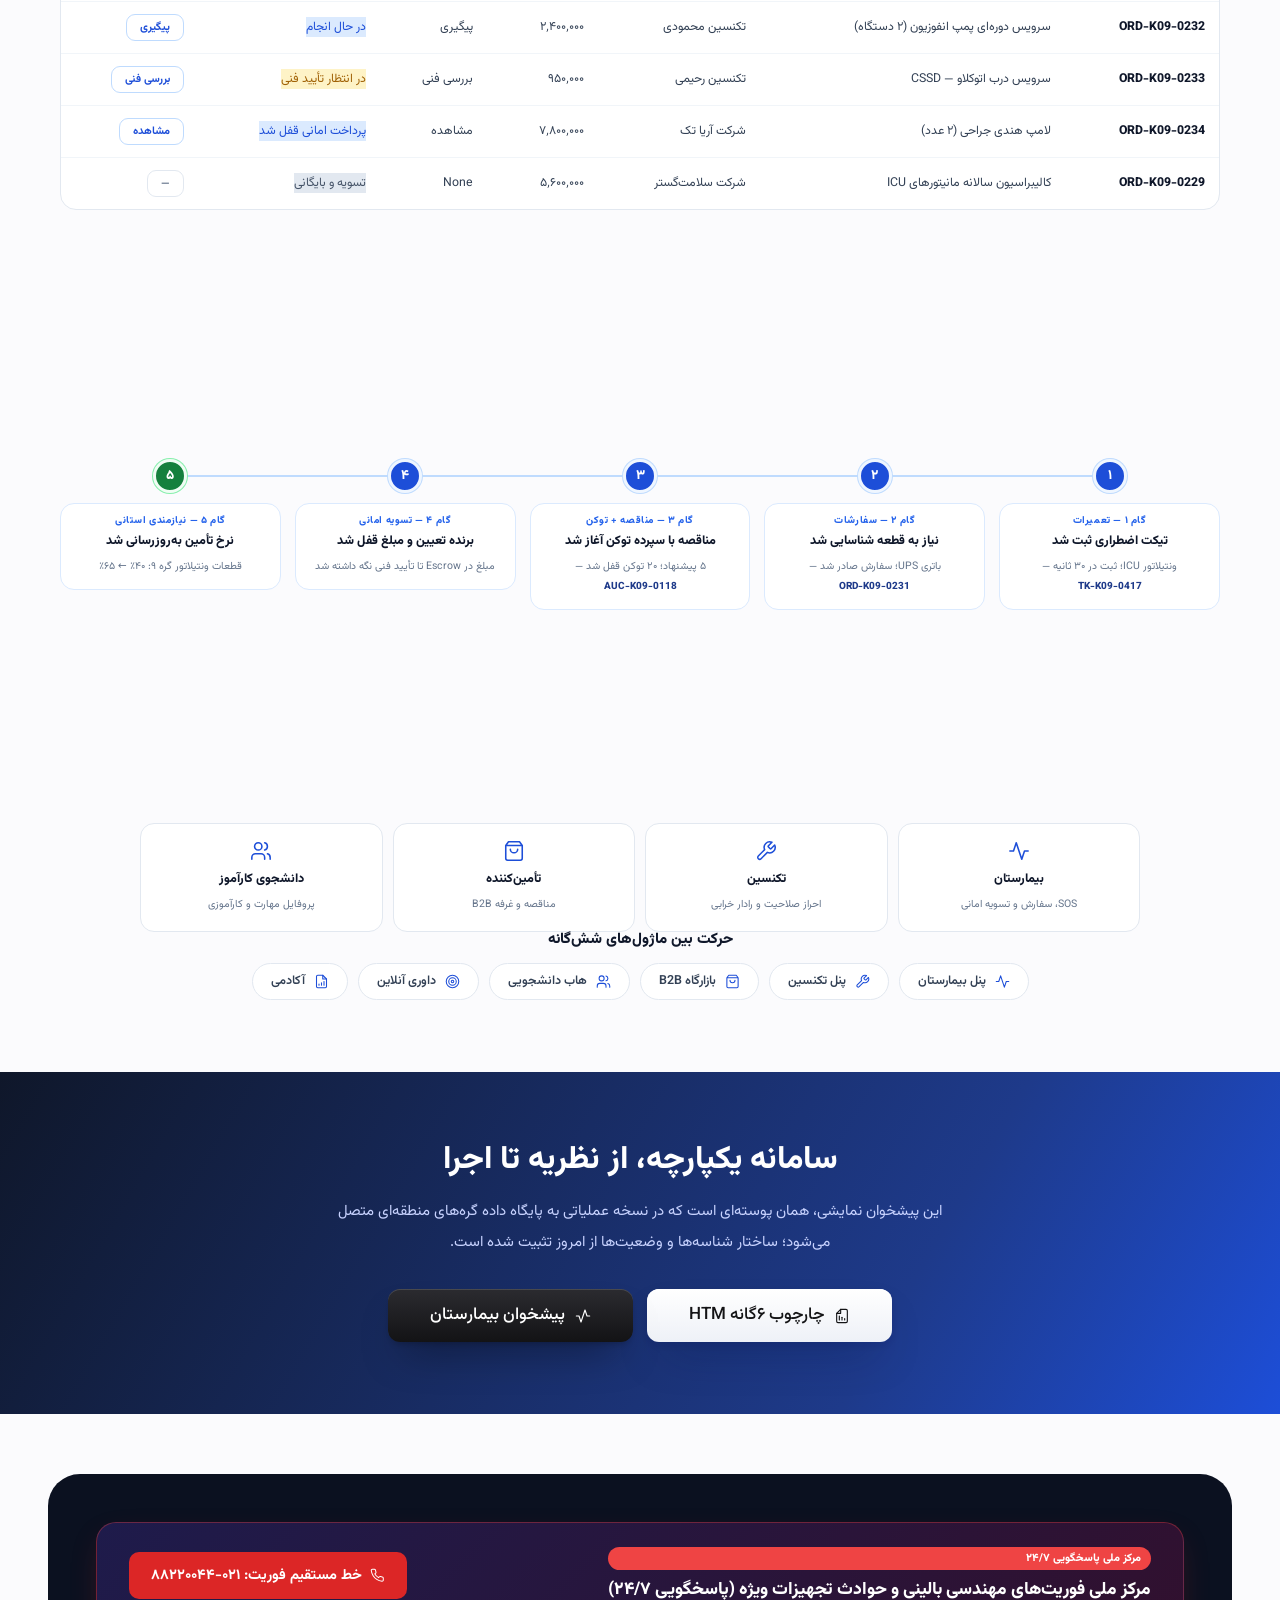
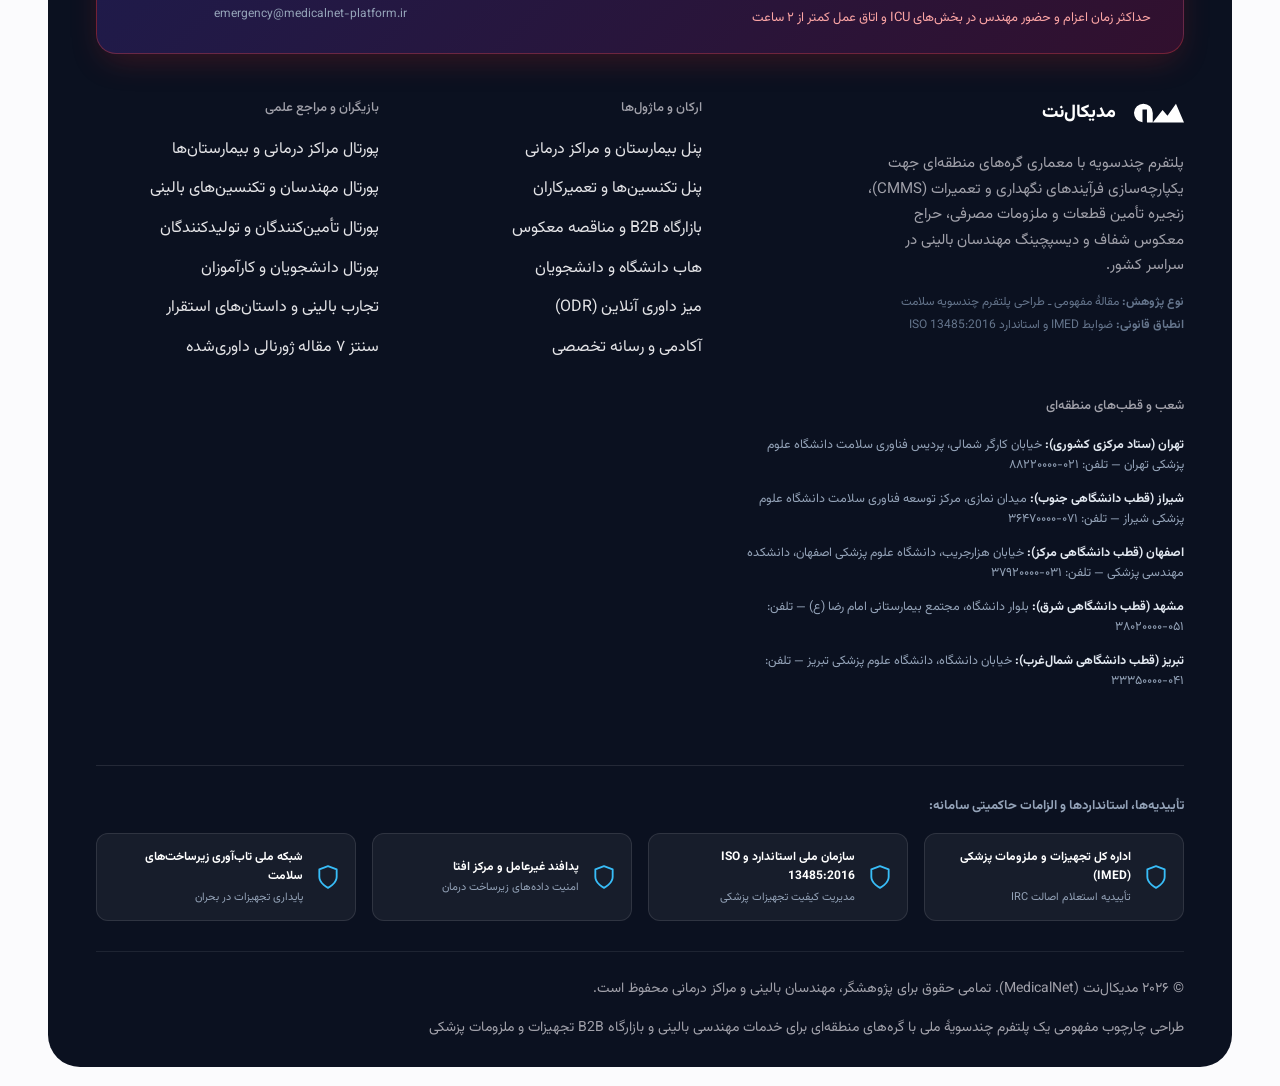
<file: console.html>
<!doctype html>
<html lang="fa" dir="rtl">
<head>
  <meta charset="utf-8">
  <meta name="viewport" content="width=device-width, initial-scale=1">
  <title>پیشخوان یکپارچه مدیکال‌نت</title>
  <meta name="description" content="پیشخوان یکپارچه مدیکال‌نت اکنون صفحه اصلی سایت است.">
  <meta name="robots" content="noindex">
  <link rel="canonical" href="https://avazpoors-stack.github.io/MedicalNet/">
  <meta http-equiv="refresh" content="0; url=index.html">
  <link rel="icon" href="assets/img/favicon.svg" type="image/svg+xml">
</head>
<body>
  <p>پیشخوان یکپارچه مدیکال‌نت اکنون <a href="index.html">صفحه اصلی سایت</a> است — در حال انتقال…</p>
</body>
</html>
</file>
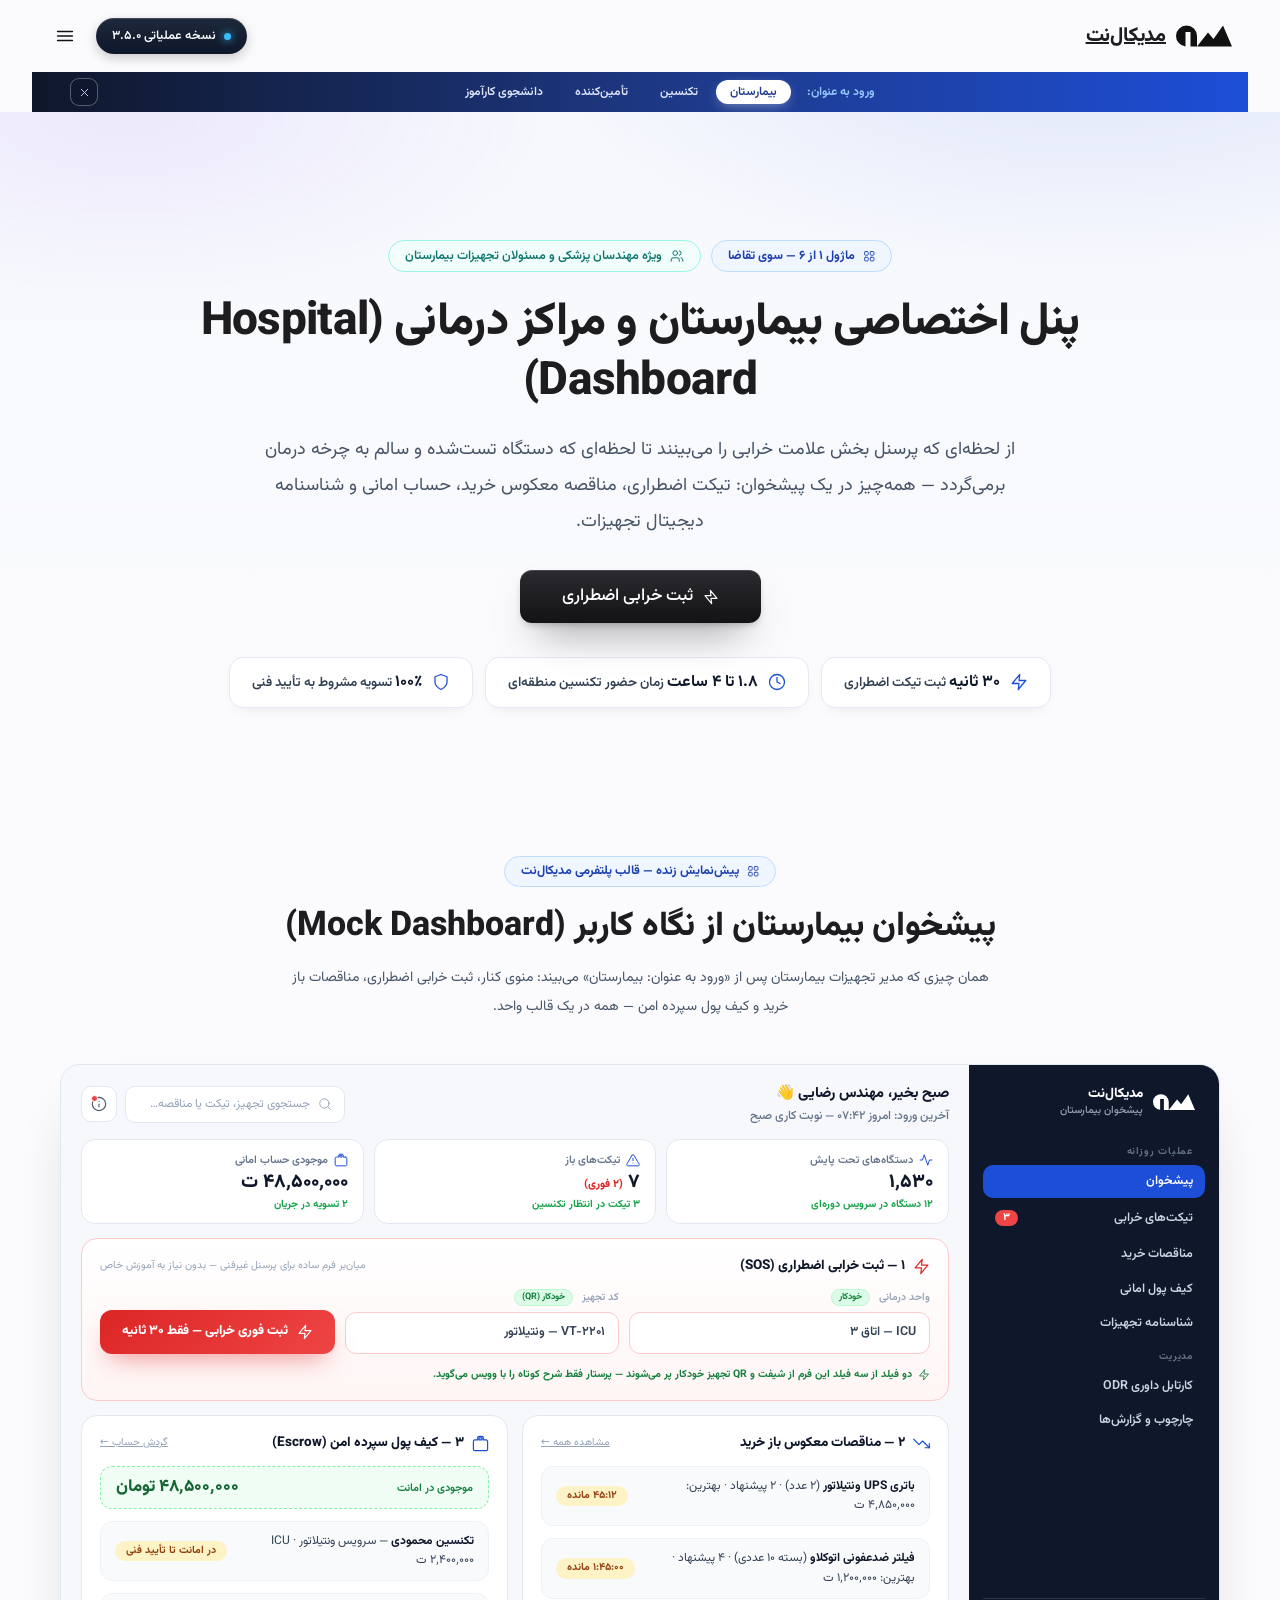
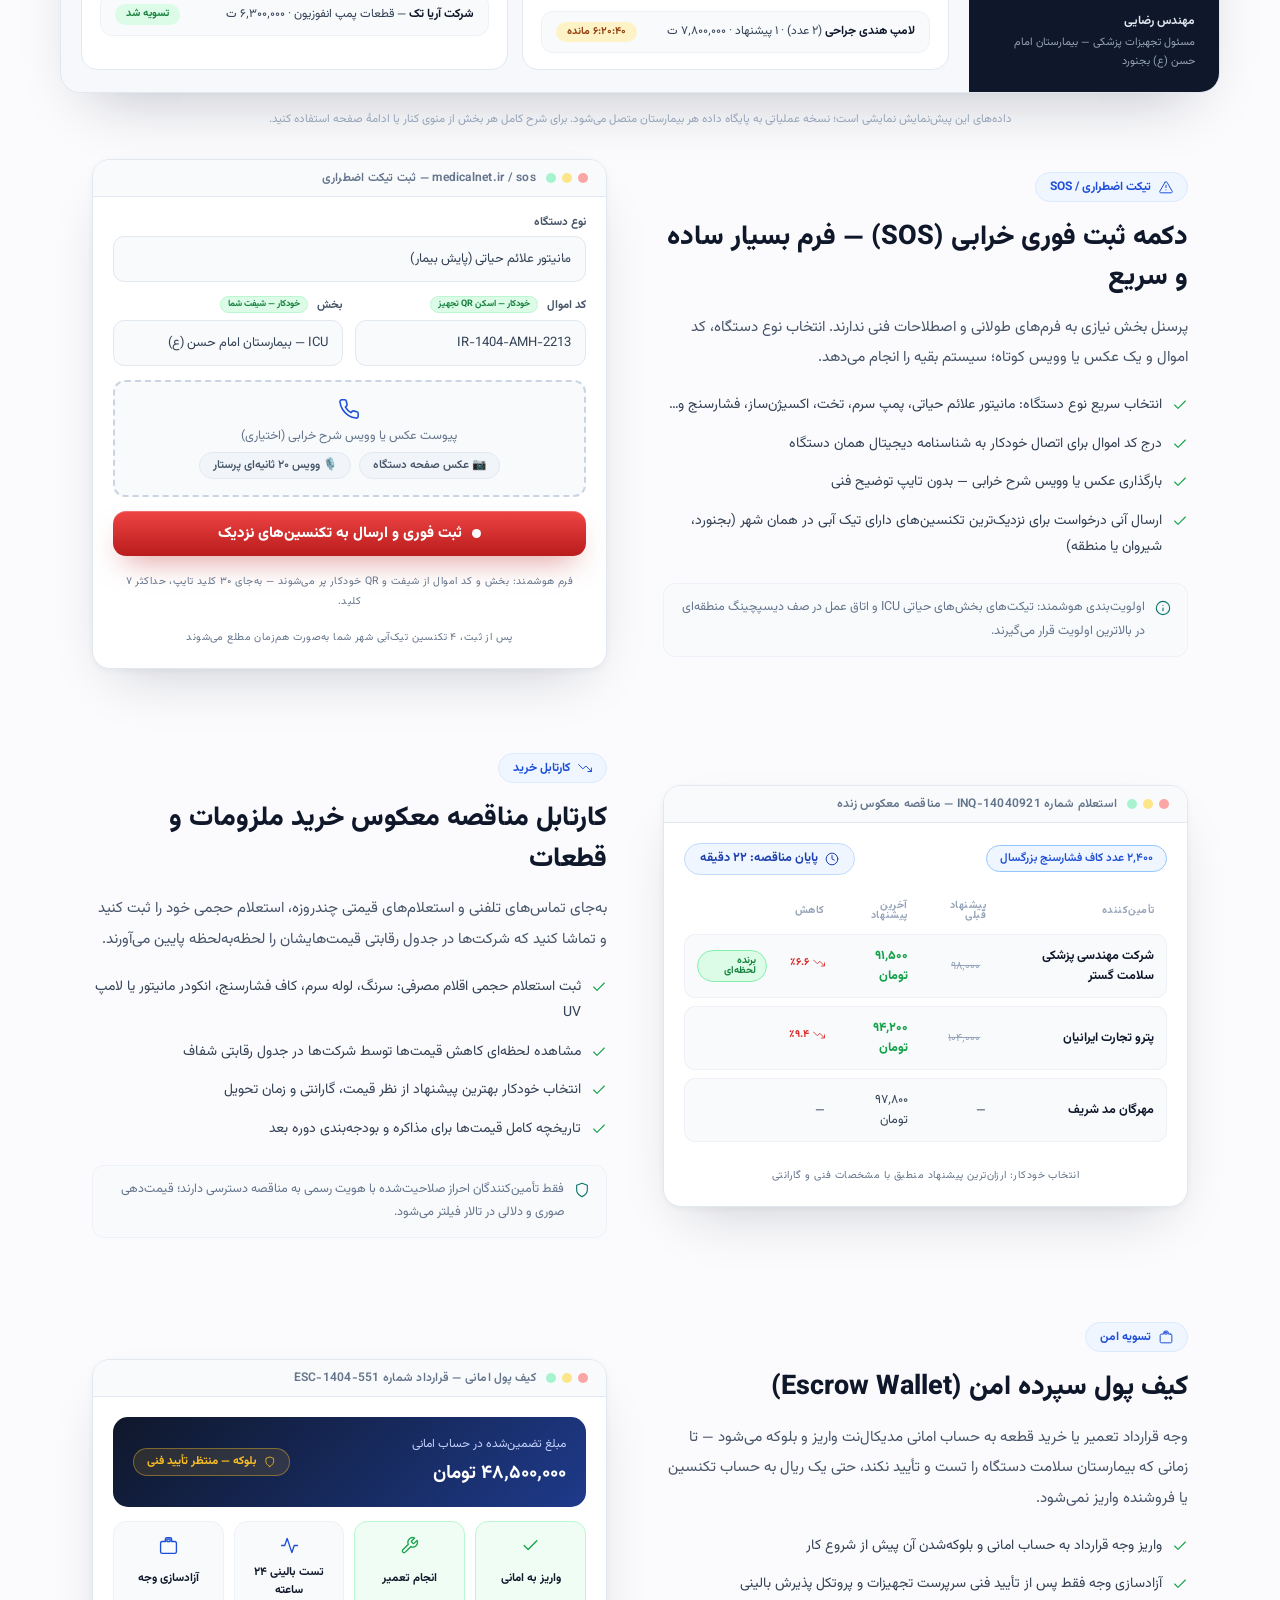
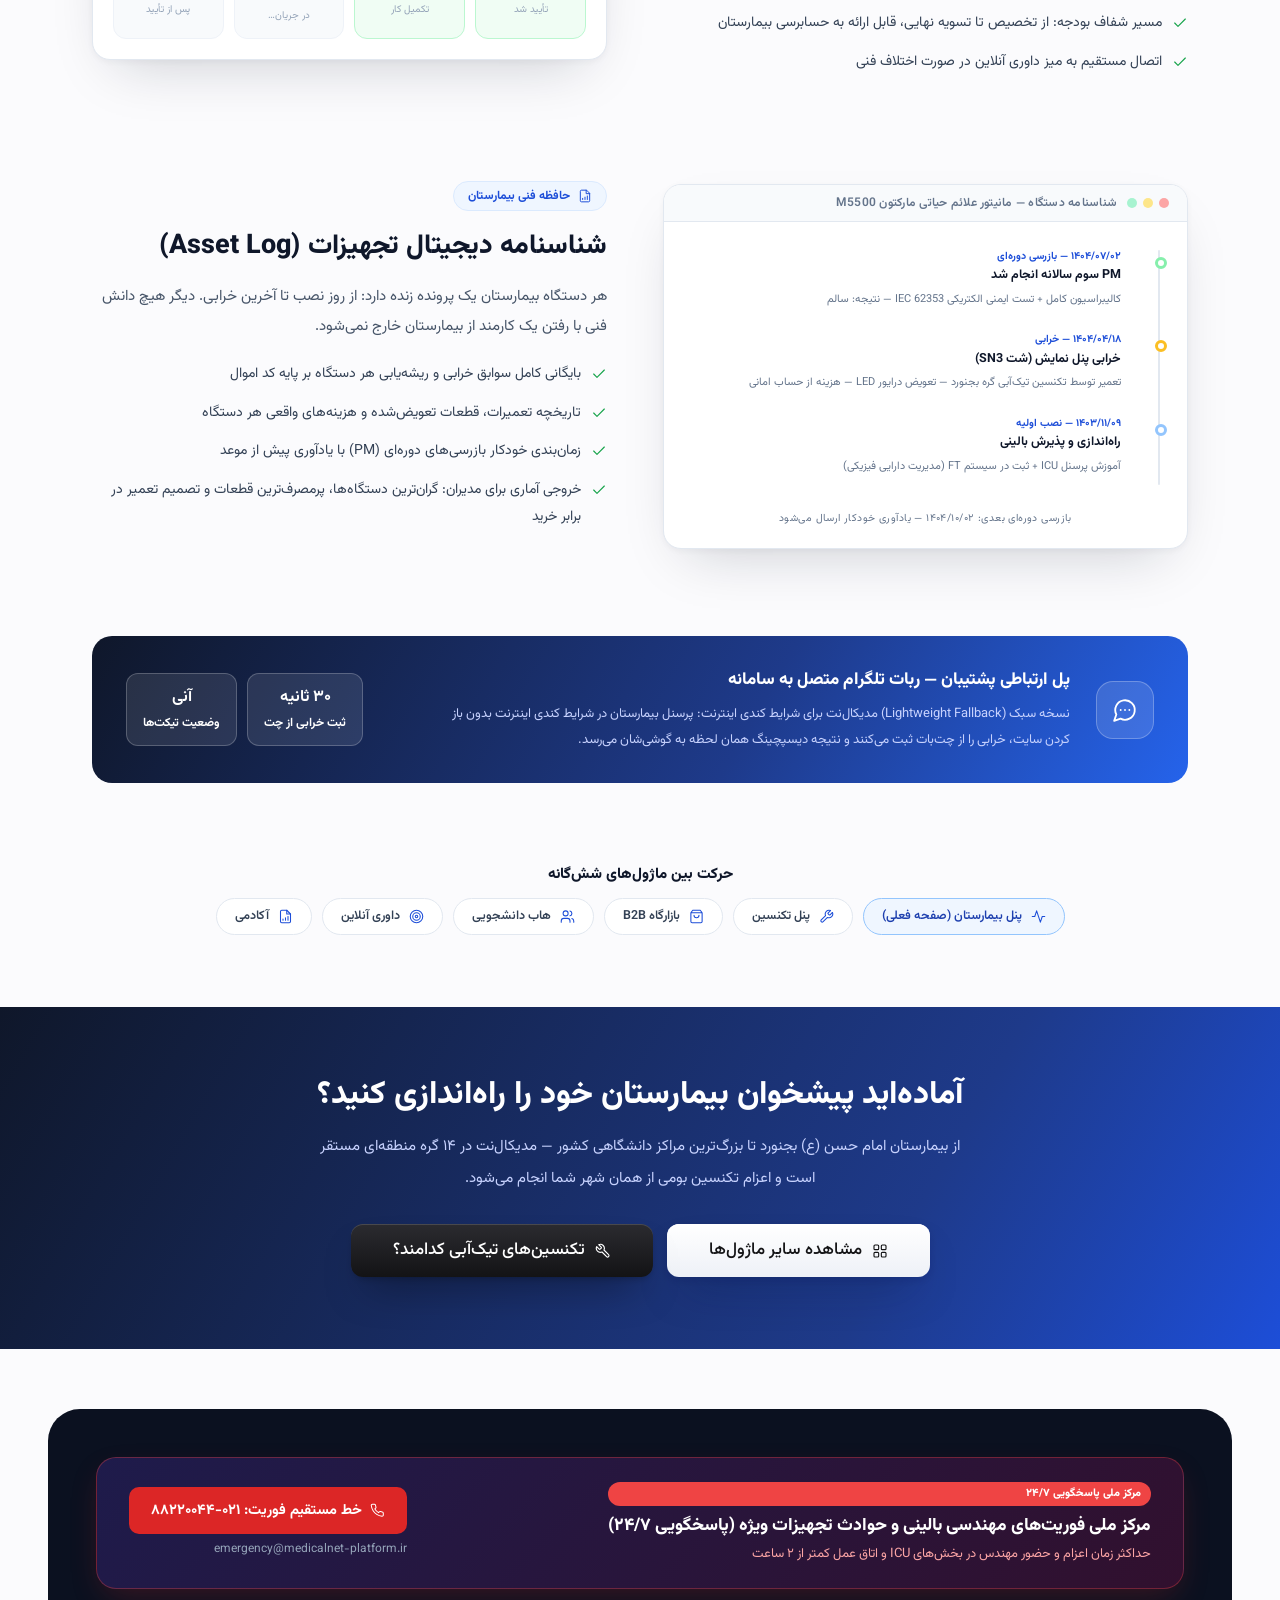
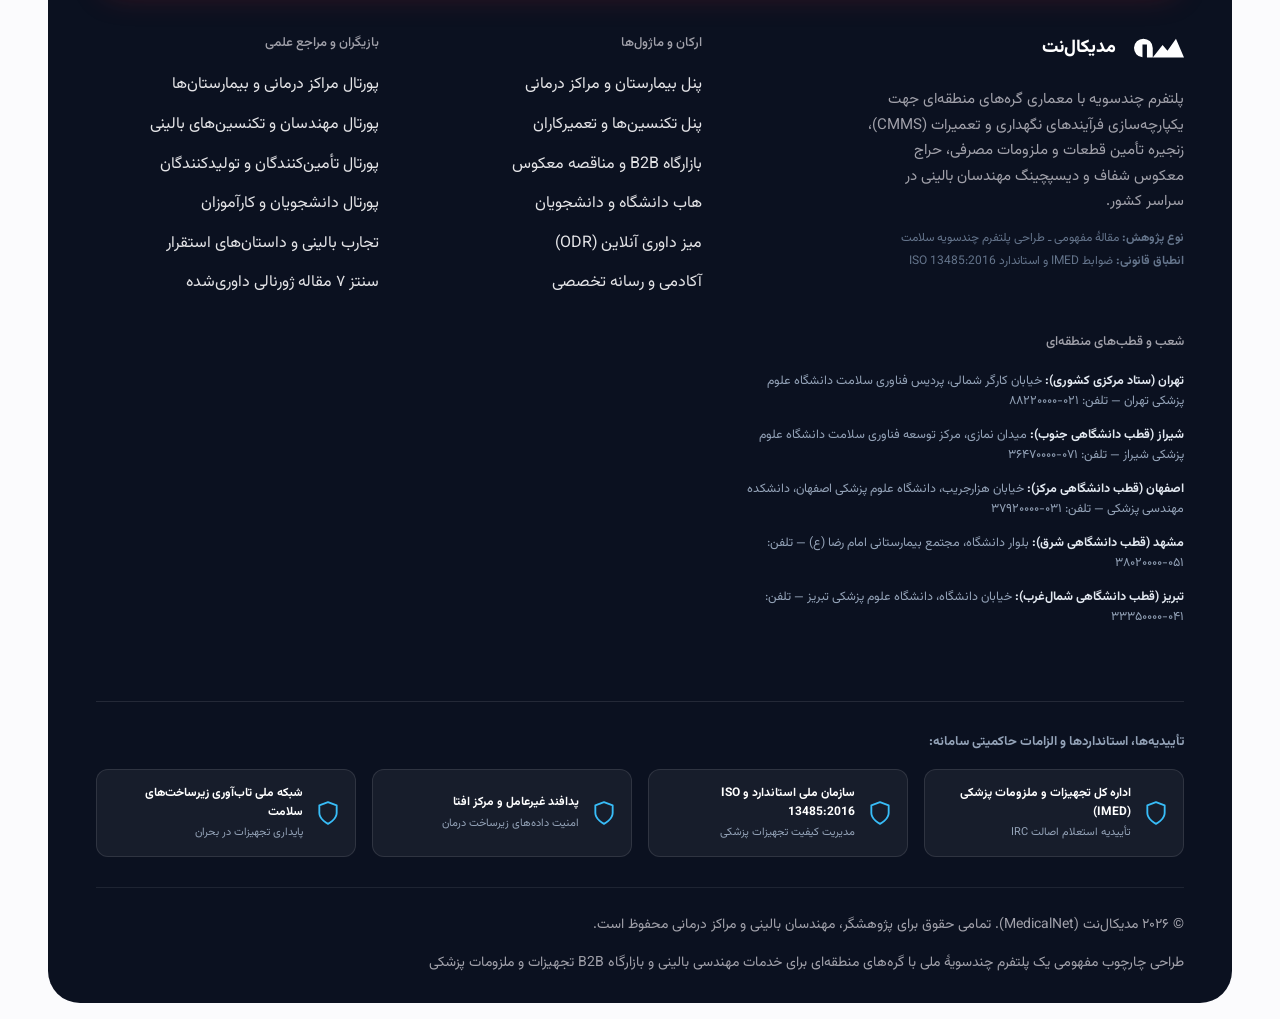
<file: hospital.html>
<!doctype html>
<html lang="fa" dir="rtl" class="no-js">
<head>
  <meta charset="utf-8">
  <meta name="viewport" content="width=device-width, initial-scale=1">
  <meta name="referrer" content="strict-origin-when-cross-origin">
  <title>پنل اختصاصی بیمارستان و مراکز درمانی | مدیکال‌نت</title>
  <meta name="description" content="پیشخوان مهندسان پزشکی و مسئولان تجهیزات بیمارستان: ثبت فوری خرابی (SOS)، کارتابل مناقصه معکوس، کیف پول سپرده امن و شناسنامه دیجیتال تجهیزات.">
  <meta name="theme-color" content="#1d4ed8">
  <meta property="og:type" content="website">
  <meta property="og:title" content="پنل اختصاصی بیمارستان و مراکز درمانی | مدیکال‌نت">
  <meta property="og:description" content="پیشخوان مهندسان پزشکی و مسئولان تجهیزات بیمارستان: ثبت فوری خرابی (SOS)، کارتابل مناقصه معکوس، کیف پول سپرده امن و شناسنامه دیجیتال تجهیزات.">
  <meta property="og:url" content="https://avazpoors-stack.github.io/MedicalNet/hospital.html">
  <meta property="og:image" content="https://avazpoors-stack.github.io/MedicalNet/assets/img/og-image.jpg">
  <meta property="og:image:width" content="1200">
  <meta property="og:image:height" content="630">
  <meta property="og:image:alt" content="نمای پیشخوان سامانه مدیکال‌نت — پلتفرم ملی مهندسی بالینی و بازارگاه B2B تجهیزات پزشکی">
  <meta property="og:locale" content="fa_IR">
  <meta name="twitter:card" content="summary_large_image">
  <meta name="twitter:title" content="پنل اختصاصی بیمارستان و مراکز درمانی | مدیکال‌نت">
  <meta name="twitter:description" content="پیشخوان مهندسان پزشکی و مسئولان تجهیزات بیمارستان: ثبت فوری خرابی (SOS)، کارتابل مناقصه معکوس، کیف پول سپرده امن و شناسنامه دیجیتال تجهیزات.">
  <meta name="twitter:image" content="https://avazpoors-stack.github.io/MedicalNet/assets/img/og-image.jpg">
  <link rel="canonical" href="https://avazpoors-stack.github.io/MedicalNet/hospital.html">
  <link rel="icon" href="assets/img/favicon.svg" type="image/svg+xml">
  <link rel="preconnect" href="https://fonts.googleapis.com">
  <link rel="preconnect" href="https://fonts.gstatic.com" crossorigin>
  <link rel="stylesheet" href="https://fonts.googleapis.com/css2?family=Vazirmatn:wght@100..900&display=swap">
  <link rel="preload" href="assets/fonts/outfit-var.woff2" as="font" type="font/woff2" crossorigin>
  <link rel="preload" href="assets/fonts/dm-sans-var.woff2" as="font" type="font/woff2" crossorigin>
  <link rel="stylesheet" href="assets/css/style.css">
  <link rel="stylesheet" href="assets/css/medicalnet-components.css">
  <link rel="stylesheet" href="assets/css/rtl-override.css">
  <link rel="stylesheet" href="assets/css/module-pages.css">
  <script src="assets/js/rolebar-state.js"></script>
  <script src="assets/js/main.js" defer></script>
</head>
<body id="top">
  <a class="skip-link" href="#main">پرش به محتوای اصلی</a>

  <svg class="sprite" aria-hidden="true" focusable="false" xmlns="http://www.w3.org/2000/svg">
    <symbol id="logo-mark" viewBox="0 0 112 48"><path d="M21 3A21 21 0 0 0 19 44.9V16H29V45H42V24A21 21 0 0 0 21 3Z"/><path d="M42 45 64 17 75 30 94 3 112 45Z"/></symbol>
    <symbol id="i-shield" viewBox="0 0 24 24"><path d="M12 22s8-4 8-10V5l-8-3-8 3v7c0 6 8 10 8 10z"/></symbol>
    <symbol id="i-activity" viewBox="0 0 24 24"><path d="M22 12h-4l-3 9L9 3l-3 9H2"/></symbol>
    <symbol id="i-tool" viewBox="0 0 24 24"><path d="M14.7 6.3a1 1 0 0 0 0 1.4l1.6 1.6a1 1 0 0 0 1.4 0l3.77-3.77a6 6 0 0 1-7.94 7.94l-6.91 6.91a2.12 2.12 0 0 1-3-3l6.91-6.91a6 6 0 0 1 7.94-7.94l-3.76 3.76z"/></symbol>
    <symbol id="i-grid" viewBox="0 0 24 24"><rect width="7" height="7" x="3" y="3" rx="1.5"/><rect width="7" height="7" x="14" y="3" rx="1.5"/><rect width="7" height="7" x="14" y="14" rx="1.5"/><rect width="7" height="7" x="3" y="14" rx="1.5"/></symbol>
    <symbol id="i-cart" viewBox="0 0 24 24"><path d="M6 2 3 6v14a2 2 0 0 0 2 2h14a2 2 0 0 0 2-2V6l-3-4zM3 6h18M16 10a4 4 0 0 1-8 0"/></symbol>
    <symbol id="i-trending-down" viewBox="0 0 24 24"><path d="m23 18-9.5-9.5-5 5L1 6"/><path d="M17 18h6v-6"/></symbol>
    <symbol id="i-trending-up" viewBox="0 0 24 24"><path d="m23 6-9.5 9.5-5-5L1 18"/><path d="M17 6h6v6"/></symbol>
    <symbol id="i-trend" viewBox="0 0 24 24"><path d="M22 7 13.5 15.5 8.5 10.5 2 17"/><path d="M16 7h6v6"/></symbol>
    <symbol id="i-compass" viewBox="0 0 24 24"><circle cx="12" cy="12" r="10"/><path d="m16.24 7.76-2.12 6.36-6.36 2.12 2.12-6.36 6.36-2.12z"/></symbol>
    <symbol id="i-wallet" viewBox="0 0 24 24"><path d="M20 7h-4V4c0-1.1-.9-2-2-2h-4c-1.1 0-2 .9-2 2v3H4c-1.1 0-2 .9-2 2v11c0 1.1.9 2 2 2h16c1.1 0 2-.9 2-2V9c0-1.1-.9-2-2-2zM10 4h4v3h-4V4z"/></symbol>
    <symbol id="i-clock" viewBox="0 0 24 24"><circle cx="12" cy="12" r="10"/><path d="M12 6v6l4 2"/></symbol>
    <symbol id="i-target" viewBox="0 0 24 24"><circle cx="12" cy="12" r="10"/><circle cx="12" cy="12" r="6"/><circle cx="12" cy="12" r="2"/></symbol>
    <symbol id="i-users" viewBox="0 0 24 24"><path d="M16 21v-2a4 4 0 0 0-4-4H6a4 4 0 0 0-4 4v2"/><circle cx="9" cy="7" r="4"/><path d="M22 21v-2a4 4 0 0 0-3-3.87"/><path d="M16 3.13a4 4 0 0 1 0 7.75"/></symbol>
    <symbol id="i-file-chart" viewBox="0 0 24 24"><path d="M14 2H6a2 2 0 0 0-2 2v16a2 2 0 0 0 2 2h12a2 2 0 0 0 2-2V8z"/><path d="M14 2v6h6"/><path d="M8 18v-2"/><path d="M12 18v-4"/><path d="M16 18v-6"/></symbol>
    <symbol id="i-map-pin" viewBox="0 0 24 24"><path d="M21 10c0 7-9 13-9 13s-9-6-9-13a9 9 0 0 1 18 0z"/><circle cx="12" cy="10" r="3"/></symbol>
    <symbol id="i-alert-triangle" viewBox="0 0 24 24"><path d="m10.29 3.86-8.6 14.89A2 2 0 0 0 3.42 22h17.16a2 2 0 0 0 1.73-3.25L13.71 3.86a2 2 0 0 0-3.42 0z"/><path d="M12 9v4"/><path d="M12 17h.01"/></symbol>
    <symbol id="i-phone" viewBox="0 0 24 24"><path d="M22 16.92v3a2 2 0 0 1-2.18 2 19.79 19.79 0 0 1-8.63-3.07 19.5 19.5 0 0 1-6-6 19.79 19.79 0 0 1-3.07-8.67A2 2 0 0 1 4.11 2h3a2 2 0 0 1 2 1.72 12.84 12.84 0 0 0 .7 2.81 2 2 0 0 1-.45 2.11L8.09 9.91a16 16 0 0 0 6 6l1.27-1.27a2 2 0 0 1 2.11-.45 12.84 12.84 0 0 0 2.81.7A2 2 0 0 1 22 16.92z"/></symbol>
    <symbol id="i-refresh" viewBox="0 0 24 24"><path d="M21 12a9 9 0 1 1-9-9c2.52 0 4.93 1 6.74 2.74L21 8"/><path d="M21 3v5h-5"/></symbol>
    <symbol id="i-arrow-right" viewBox="0 0 24 24"><path d="M5 12h14"/><path d="m12 5 7 7-7 7"/></symbol>
    <symbol id="i-pause" viewBox="0 0 24 24"><path d="M9 5v14"/><path d="M15 5v14"/></symbol>
    <symbol id="i-play" viewBox="0 0 24 24"><path d="m7 4 13 8-13 8Z"/></symbol>
    <symbol id="i-search" viewBox="0 0 24 24"><circle cx="11" cy="11" r="8"/><path d="m21 21-4.3-4.3"/></symbol>
    <symbol id="i-help" viewBox="0 0 24 24"><circle cx="12" cy="12" r="10"/><path d="M9.09 9a3 3 0 0 1 5.83 1c0 2-3 3-3 3"/><path d="M12 17h.01"/></symbol>
    <symbol id="i-chevron-right" viewBox="0 0 24 24"><path d="m9 18 6-6-6-6"/></symbol>
    <symbol id="i-chevron-down" viewBox="0 0 24 24"><path d="m6 9 6 6 6-6"/></symbol>
    <symbol id="i-power" viewBox="0 0 24 24"><path d="M12 2v10"/><path d="M18.4 6.6a9 9 0 1 1-12.77.04"/></symbol>
    <symbol id="i-chat" viewBox="0 0 24 24"><path d="M7.9 20A9 9 0 1 0 4 16.1L2 22Z"/><path d="M8 12h.01"/><path d="M12 12h.01"/><path d="M16 12h.01"/></symbol>
    <symbol id="i-menu" viewBox="0 0 24 24"><path d="M4 7h16"/><path d="M4 12h16"/><path d="M4 17h16"/></symbol>
    <symbol id="i-close" viewBox="0 0 24 24"><path d="M18 6 6 18"/><path d="m6 6 12 12"/></symbol>
    <symbol id="i-info" viewBox="0 0 24 24"><circle cx="12" cy="12" r="10"/><path d="M12 16v-4"/><path d="M12 8h.01"/></symbol>
    <symbol id="i-zap" viewBox="0 0 24 24"><path d="M13 2 3 14h9l-1 8 10-12h-9l1-8z"/></symbol>
    <symbol id="i-star" viewBox="0 0 24 24"><path d="m12 2 3.09 6.26L22 9.27l-5 4.87 1.18 6.88L12 17.77l-6.18 3.25L7 14.14 2 9.27l6.91-1.01L12 2z"/></symbol>
    <symbol id="i-check" viewBox="0 0 24 24"><path d="M20 6 9 17l-5-5"/></symbol>
    <!-- Brand Symbols -->
    <symbol id="b-dropbox" viewBox="0 0 24 24"><path d="M6 1.807L0 5.629l6 3.822 6.001-3.822L6 1.807zM18 1.807l-6 3.822 6 3.822 6-3.822-6-3.822zM0 13.274l6 3.822 6.001-3.822L6 9.452l-6 3.822zM18 9.452l-6 3.822 6 3.822 6-3.822-6-3.822zM6 18.371l6.001 3.822 6-3.822-6-3.822L6 18.371z"/></symbol>
    <symbol id="b-notion" viewBox="0 0 24 24"><path d="M4.459 4.208c.746.606 1.026.56 2.428.466l13.215-.793c.28 0 .047-.28-.046-.326L17.86 1.968c-.42-.326-.981-.7-2.055-.607L3.01 2.295c-.466.046-.56.28-.374.466zm.793 3.08v13.904c0 .747.373 1.027 1.214.98l14.523-.84c.841-.046.935-.56.935-1.167V6.354c0-.606-.233-.933-.748-.887l-15.177.887c-.56.047-.747.327-.747.933zm14.337.745c.093.42 0 .84-.42.888l-.7.14v10.264c-.608.327-1.168.514-1.635.514-.748 0-.935-.234-1.495-.933l-4.577-7.186v6.952L12.21 19s0 .84-1.168.84l-3.222.186c-.093-.186 0-.653.327-.746l.84-.233V9.854L7.822 9.76c-.094-.42.14-1.026.793-1.073l3.456-.233 4.764 7.279v-6.44l-1.215-.139c-.093-.514.28-.887.747-.933zM1.936 1.035l13.31-.98c1.634-.14 2.055-.047 3.082.7l4.249 2.986c.7.513.934.653.934 1.213v16.378c0 1.026-.373 1.634-1.68 1.726l-15.458.934c-.98.047-1.448-.093-1.962-.747l-3.129-4.06c-.56-.747-.793-1.306-.793-1.96V2.667c0-.839.374-1.54 1.447-1.632z"/></symbol>
    <symbol id="b-github" viewBox="0 0 24 24"><path d="M12 .297c-6.63 0-12 5.373-12 12 0 5.303 3.438 9.8 8.205 11.385.6.113.82-.258.82-.577 0-.285-.01-1.04-.015-2.04-3.338.724-4.042-1.61-4.042-1.61C4.422 18.07 3.633 17.7 3.633 17.7c-1.087-.744.084-.729.084-.729 1.205.084 1.838 1.236 1.838 1.236 1.07 1.835 2.809 1.305 3.495.998.108-.776.417-1.305.76-1.605-2.665-.3-5.466-1.332-5.466-5.93 0-1.31.465-2.38 1.235-3.22-.135-.303-.54-1.523.105-3.176 0 0 1.005-.322 3.3 1.23.96-.267 1.98-.399 3-.405 1.02.006 2.04.138 3 .405 2.28-1.552 3.285-1.23 3.285-1.23.645 1.653.24 2.873.12 3.176.765.84 1.23 1.91 1.23 3.22 0 4.61-2.805 5.625-5.475 5.92.42.36.81 1.096.81 2.22 0 1.606-.015 2.896-.015 3.286 0 .315.21.69.825.57C20.565 22.092 24 17.592 24 12.297c0-6.627-5.373-12-12-12"/></symbol>
    <symbol id="b-linear" viewBox="0 0 24 24"><path d="M2.886 4.18A11.982 11.982 0 0 1 11.99 0C18.624 0 24 5.376 24 12.009c0 3.64-1.62 6.903-4.18 9.105L2.887 4.18ZM1.817 5.626l16.556 16.556c-.524.33-1.075.62-1.65.866L.951 7.277c.247-.575.537-1.126.866-1.65ZM.322 9.163l14.515 14.515c-.71.172-1.443.282-2.195.322L0 11.358a12 12 0 0 1 .322-2.195Zm-.17 4.862 9.823 9.824a12.02 12.02 0 0 1-9.824-9.824Z"/></symbol>
    <symbol id="b-microsoft" viewBox="0 0 24 24"><rect x="1" y="1" width="10.5" height="10.5" fill="#f25022"/><rect x="12.5" y="1" width="10.5" height="10.5" fill="#7fba00"/><rect x="1" y="12.5" width="10.5" height="10.5" fill="#00a4ef"/><rect x="12.5" y="12.5" width="10.5" height="10.5" fill="#ffb900"/></symbol>
    <symbol id="b-slack" viewBox="0 0 24 24"><rect x="7.2" y="2" width="3.4" height="20" rx="1.7" fill="#36c5f0"/><rect x="13.4" y="2" width="3.4" height="20" rx="1.7" fill="#2eb67d"/><rect x="2" y="7.2" width="20" height="3.4" rx="1.7" fill="#e01e5a"/><rect x="2" y="13.4" width="20" height="3.4" rx="1.7" fill="#ecb22e"/></symbol>
  </svg>

  <!-- ============ Header & Navigation ============ -->
  <header class="site-header" id="site-header">
    <div class="site-header__inner">
      <a class="brand" href="index.html" aria-label="مدیکال‌نت — صفحه اصلی پلتفرم ملی مهندسی بالینی">
        <svg class="brand__mark" viewBox="0 0 112 48" aria-hidden="true"><use href="#logo-mark"/></svg>
        <div class="brand__text-group">
          <span class="brand__name">مدیکال‌نت</span>
          <span class="brand__sub">سامانه جامع مهندسی بالینی و بازارگاه B2B تجهیزات پزشکی</span>
        </div>
      </a>
      <nav class="nav" aria-label="ناوبری اصلی پلتفرم">
        <span class="nav__pill" aria-hidden="true"></span>
        <a class="nav__link" href="index.html">خانه</a>
        <a class="nav__link is-active" href="hospital.html" aria-current="page">پنل بیمارستان</a>
        <a class="nav__link" href="technicians.html">پنل تکنسین</a>
        <a class="nav__link" href="marketplace.html">بازارگاه B2B</a>
        <a class="nav__link" href="students.html">هاب دانشجویی</a>
        <a class="nav__link" href="odr.html">داوری آنلاین</a>
        <a class="nav__link" href="academy.html">آکادمی</a>
      </nav>
      <div class="site-header__actions">
        <span class="badge-version" title="نسخه عملیاتی منطبق بر مقاله پژوهشی">نسخه عملیاتی ۳.۵.۰</span>
        <a href="index.html" class="btn btn--dark btn--sm" data-sparkle>
          <span>ورود به پورتال</span>
          <svg class="ic" aria-hidden="true"><use href="#i-arrow-right"/></svg>
        </a>
        <button class="nav-toggle" type="button" aria-expanded="false" aria-controls="mobile-menu" aria-label="باز کردن منو">
          <svg class="ic" aria-hidden="true"><use href="#i-menu"/></svg>
        </button>
      </div>
    </div>
    <div class="role-bar" id="role-bar">
      <div class="role-bar__inner">
        <span class="role-bar__label">ورود به عنوان:</span>
        <nav class="role-switch" aria-label="انتخاب نقش کاربری و ورود به پیشخوان متناظر">
        <a class="role-switch__btn is-active" href="hospital.html">بیمارستان</a>
        <a class="role-switch__btn" href="technicians.html">تکنسین</a>
        <a class="role-switch__btn" href="marketplace.html">تأمین‌کننده</a>
        <a class="role-switch__btn" href="students.html">دانشجوی کارآموز</a>
        </nav>
      </div>
      <button class="role-bar__toggle" type="button" aria-controls="role-bar" aria-expanded="true" aria-label="بستن نوار انتخاب نقش">
        <svg class="ic" aria-hidden="true"><use href="#i-close"/></svg>
      </button>
    </div>
    <button class="role-bar__reopen" type="button" aria-controls="role-bar" aria-expanded="false" aria-label="باز کردن نوار انتخاب نقش">
      ورود به عنوان
      <svg class="ic" aria-hidden="true"><use href="#i-chevron-down"/></svg>
    </button>
    <div class="mobile-menu" id="mobile-menu" hidden>
      <a href="index.html">خانه — پیشخوان یکپارچه</a>
      <a href="about.html">معرفی پلتفرم و چارچوب علمی</a>
      <a href="hospital.html">پنل بیمارستان و مراکز درمانی</a>
      <a href="technicians.html">پنل تکنسین‌ها و تعمیرکاران</a>
      <a href="marketplace.html">بازارگاه B2B تأمین‌کنندگان</a>
      <a href="students.html">هاب دانشگاه و دانشجویان</a>
      <a href="odr.html">میز داوری آنلاین (ODR)</a>
      <a href="academy.html">آکادمی و رسانه تخصصی</a>
      <div class="mobile-menu__actions">
        <a href="about.html#modules" class="btn btn--dark btn--sm mobile-menu-btn">انتخاب پیشخوان نقش شما</a>
      </div>
    </div>
  </header>

  <main id="main" class="page">

    <!-- ============ Module hero ============ -->
    <section class="module-hero" aria-labelledby="module-hero-title">
      <div class="module-hero__inner">
        <div class="module-hero__badges">
          <span class="module-badge"><svg class="ic" aria-hidden="true"><use href="#i-grid"/></svg>ماژول ۱ از ۶ — سوی تقاضا</span>
          <span class="role-chip"><svg class="ic" aria-hidden="true"><use href="#i-users"/></svg>ویژه مهندسان پزشکی و مسئولان تجهیزات بیمارستان</span>
        </div>
        <h1 class="module-hero__title" id="module-hero-title">پنل اختصاصی بیمارستان و مراکز درمانی (Hospital Dashboard)</h1>
        <p class="module-hero__lead">از لحظه‌ای که پرسنل بخش علامت خرابی را می‌بینند تا لحظه‌ای که دستگاه تست‌شده و سالم به چرخه درمان برمی‌گردد — همه‌چیز در یک پیشخوان: تیکت اضطراری، مناقصه معکوس خرید، حساب امانی و شناسنامه دیجیتال تجهیزات.</p>
        <div class="module-hero__actions">
          <a href="#dashboard-demo" class="btn btn--dark btn--lg" data-sparkle><svg class="ic" aria-hidden="true"><use href="#i-zap"/></svg><span>ثبت خرابی اضطراری</span></a>
        </div>
        <div class="module-hero__stats">
        <div class="mini-stat"><svg class="ic" aria-hidden="true"><use href="#i-zap"/></svg><span><b>۳۰ ثانیه</b> ثبت تیکت اضطراری</span></div>        <div class="mini-stat"><svg class="ic" aria-hidden="true"><use href="#i-clock"/></svg><span><b>۱.۸ تا ۴ ساعت</b> زمان حضور تکنسین منطقه‌ای</span></div>        <div class="mini-stat"><svg class="ic" aria-hidden="true"><use href="#i-shield"/></svg><span><b>۱۰۰٪</b> تسویه مشروط به تأیید فنی</span></div>
        </div>
      </div>
    </section>
    <!-- ============ Dashboard demo (mock app shell) ============ -->
    <section class="dash-demo" id="dashboard-demo" aria-labelledby="dashdemo-title">
      <div class="dash-demo__head">
        <span class="module-badge"><svg class="ic" aria-hidden="true"><use href="#i-grid"/></svg>پیش‌نمایش زنده — قالب پلتفرمی مدیکال‌نت</span>
        <h2 class="dash-demo__title" id="dashdemo-title">پیشخوان بیمارستان از نگاه کاربر (Mock Dashboard)</h2>
        <p class="dash-demo__lead">همان چیزی که مدیر تجهیزات بیمارستان پس از «ورود به عنوان: بیمارستان» می‌بیند: منوی کنار، ثبت خرابی اضطراری، مناقصات باز خرید و کیف پول سپرده امن — همه در یک قالب واحد.</p>
      </div>
      <div class="dashdemo-shell">
        <aside class="dashdemo-side">
          <div class="dashdemo-side__brand">
            <svg class="brand__mark" viewBox="0 0 112 48" aria-hidden="true"><use href="#logo-mark"/></svg>
            <span>مدیکال‌نت<small>پیشخوان بیمارستان</small></span>
          </div>
          <nav aria-label="منوی پیشخوان بیمارستان">
            <p class="dashdemo-side__t">عملیات روزانه</p>
            <a class="is-active" href="#dashboard-demo">پیشخوان</a>
            <a href="#f-sos">تیکت‌های خرابی <span class="dashdemo-side__badge">۳</span></a>
            <a href="#f-auction">مناقصات خرید</a>
            <a href="#f-escrow">کیف پول امانی</a>
            <a href="#f-asset">شناسنامه تجهیزات</a>
            <p class="dashdemo-side__t">مدیریت</p>
            <a href="odr.html">کارتابل داوری ODR</a>
            <a href="about.html#framework">چارچوب و گزارش‌ها</a>
          </nav>
          <div class="dashdemo-side__user">
            <b>مهندس رضایی</b>
            مسئول تجهیزات پزشکی — بیمارستان امام حسن (ع) بجنورد
          </div>
        </aside>
        <div class="dashdemo-main">
          <div class="dashdemo-topbar">
            <div class="dashdemo-greet">صبح بخیر، مهندس رضایی 👋<small>آخرین ورود: امروز ۰۷:۴۲ — نوبت کاری صبح</small></div>
            <div class="dashdemo-topbar-actions">
              <span class="dashdemo-search"><svg class="ic" aria-hidden="true"><use href="#i-search"/></svg>جستجوی تجهیز، تیکت یا مناقصه…</span>
              <span class="dashdemo-bell" title="۲ اعلان فوری"><svg class="ic" aria-hidden="true"><use href="#i-info"/></svg></span>
            </div>
          </div>
          <div class="dashdemo-stats">
            <div class="dstat"><span class="dstat__lbl"><svg class="ic" aria-hidden="true"><use href="#i-activity"/></svg>دستگاه‌های تحت پایش</span><span class="dstat__val">۱٬۵۳۰</span><span class="dstat__chg">۱۲ دستگاه در سرویس دوره‌ای</span></div>
            <div class="dstat"><span class="dstat__lbl"><svg class="ic" aria-hidden="true"><use href="#i-alert-triangle"/></svg>تیکت‌های باز</span><span class="dstat__val">۷ <small style="font-size:11px;color:#dc2626;">(۲ فوری)</small></span><span class="dstat__chg">۳ تیکت در انتظار تکنسین</span></div>
            <div class="dstat"><span class="dstat__lbl"><svg class="ic" aria-hidden="true"><use href="#i-wallet"/></svg>موجودی حساب امانی</span><span class="dstat__val">۴۸٬۵۰۰٬۰۰۰ ت</span><span class="dstat__chg">۲ تسویه در جریان</span></div>
          </div>
          <div class="dashdemo-grid">
            <article class="dd-card dd-card--sos dd-card--span">
              <div class="dd-card__head">
                <h3 class="dd-card__t"><svg class="ic" aria-hidden="true"><use href="#i-zap"/></svg>۱ — ثبت خرابی اضطراری (SOS)</h3>
                <span class="dd-card__hint">میان‌بر فرم ساده برای پرسنل غیرفنی — بدون نیاز به آموزش خاص</span>
              </div>
              <div class="dd-sos-row">
                <div class="dd-field"><span class="dd-field__lbl">واحد درمانی <span class="auto-tag">خودکار</span></span><span class="dd-field__val">ICU — اتاق ۳</span></div>
                <div class="dd-field"><span class="dd-field__lbl">کد تجهیز <span class="auto-tag">خودکار (QR)</span></span><span class="dd-field__val">VT-۲۲۰۱ — ونتیلاتور</span></div>
                <a class="dd-sos-btn" href="#f-sos"><svg class="ic" aria-hidden="true"><use href="#i-zap"/></svg>ثبت فوری خرابی — فقط ۳۰ ثانیه</a>
              </div>
              <p class="dd-autonote"><svg class="ic" aria-hidden="true"><use href="#i-zap"/></svg>دو فیلد از سه فیلد این فرم از شیفت و QR تجهیز خودکار پر می‌شوند — پرستار فقط شرح کوتاه را با وویس می‌گوید.</p>
            </article>
            <article class="dd-card">
              <div class="dd-card__head">
                <h3 class="dd-card__t"><svg class="ic" aria-hidden="true"><use href="#i-trending-down"/></svg>۲ — مناقصات معکوس باز خرید</h3>
                <a class="dd-card__hint" href="#f-auction">مشاهده همه ←</a>
              </div>
              <div class="dd-tx"><span><b>باتری UPS ونتیلاتور</b> (۲ عدد) · ۲ پیشنهاد · بهترین: ۴٬۸۵۰٬۰۰۰ ت</span><span class="dd-tx__state dd-tx__state--hold">۴۵:۱۲ مانده</span></div>
              <div class="dd-tx"><span><b>فیلتر ضدعفونی اتوکلاو</b> (بسته ۱۰ عددی) · ۴ پیشنهاد · بهترین: ۱٬۲۰۰٬۰۰۰ ت</span><span class="dd-tx__state dd-tx__state--hold">۱:۴۵:۰۰ مانده</span></div>
              <div class="dd-tx"><span><b>لامپ هندی جراحی</b> (۲ عدد) · ۱ پیشنهاد · ۷٬۸۰۰٬۰۰۰ ت</span><span class="dd-tx__state dd-tx__state--hold">۶:۲۰:۴۰ مانده</span></div>
            </article>
            <article class="dd-card">
              <div class="dd-card__head">
                <h3 class="dd-card__t"><svg class="ic" aria-hidden="true"><use href="#i-wallet"/></svg>۳ — کیف پول سپرده امن (Escrow)</h3>
                <a class="dd-card__hint" href="#f-escrow">گردش حساب ←</a>
              </div>
              <div class="dd-balance"><span class="dd-balance__lbl">موجودی در امانت</span><span class="dd-balance__val">۴۸٬۵۰۰٬۰۰۰ تومان</span></div>
              <div class="dd-tx"><span><b>تکنسین محمودی</b> — سرویس ونتیلاتور ICU · ۲٬۴۰۰٬۰۰۰ ت</span><span class="dd-tx__state dd-tx__state--hold">در امانت تا تأیید فنی</span></div>
              <div class="dd-tx"><span><b>شرکت آریا تک</b> — قطعات پمپ انفوزیون · ۶٬۳۰۰٬۰۰۰ ت</span><span class="dd-tx__state dd-tx__state--ok">تسویه شد</span></div>
            </article>
          </div>
        </div>
      </div>
      <p class="dash-demo__note">داده‌های این پیش‌نمایش نمایشی است؛ نسخه عملیاتی به پایگاه داده هر بیمارستان متصل می‌شود. برای شرح کامل هر بخش از منوی کنار یا ادامهٔ صفحه استفاده کنید.</p>
    </section>
    <!-- ============ Module features ============ -->
    <article class="feature-block" id="f-sos" data-reveal>
      <div class="feature-block__copy">
        <span class="feature-block__kicker"><svg class="ic" aria-hidden="true"><use href="#i-alert-triangle"/></svg>تیکت اضطراری / SOS</span>
        <h2 class="feature-block__title">دکمه ثبت فوری خرابی (SOS) — فرم بسیار ساده و سریع</h2>
        <p class="feature-block__desc">پرسنل بخش نیازی به فرم‌های طولانی و اصطلاحات فنی ندارند. انتخاب نوع دستگاه، کد اموال و یک عکس یا وویس کوتاه؛ سیستم بقیه را انجام می‌دهد.</p>
        <ul class="feature-checklist">
        <li><svg class="ic" aria-hidden="true"><use href="#i-check"/></svg><span>انتخاب سریع نوع دستگاه: مانیتور علائم حیاتی، پمپ سرم، تخت، اکسیژن‌ساز، فشارسنج و…</span></li>        <li><svg class="ic" aria-hidden="true"><use href="#i-check"/></svg><span>درج کد اموال برای اتصال خودکار به شناسنامه دیجیتال همان دستگاه</span></li>        <li><svg class="ic" aria-hidden="true"><use href="#i-check"/></svg><span>بارگذاری عکس یا وویس شرح خرابی — بدون تایپ توضیح فنی</span></li>        <li><svg class="ic" aria-hidden="true"><use href="#i-check"/></svg><span>ارسال آنی درخواست برای نزدیک‌ترین تکنسین‌های دارای تیک آبی در همان شهر (بجنورد، شیروان یا منطقه)</span></li>
        </ul>
      <p class="feature-note"><svg class="ic" aria-hidden="true"><use href="#i-info"/></svg><span>اولویت‌بندی هوشمند: تیکت‌های بخش‌های حیاتی ICU و اتاق عمل در صف دیسپچینگ منطقه‌ای در بالاترین اولویت قرار می‌گیرند.</span></p>      </div>
      <div class="mock-panel">
        <div class="mock-panel__bar">
          <div class="mock-panel__dots"><i></i><i></i><i></i></div>
          <span class="mock-panel__name">medicalnet.ir / sos — ثبت تیکت اضطراری</span>
        </div>
        <div class="mock-panel__body">
<div class="mock-field">
  <label>نوع دستگاه</label>
  <div class="mock-select"><svg class="ic" aria-hidden="true"><use href="#i-chevron-down"/></svg>مانیتور علائم حیاتی (پایش بیمار)</div>
</div>
<div class="mock-row">
  <div class="mock-field">
    <label>کد اموال <span class="auto-tag">خودکار — اسکن QR تجهیز</span></label>
    <div class="mock-input" dir="ltr">IR-1404-AMH-2213</div>
  </div>
  <div class="mock-field">
    <label>بخش <span class="auto-tag">خودکار — شیفت شما</span></label>
    <div class="mock-input">ICU — بیمارستان امام حسن (ع)</div>
  </div>
</div>
<div class="mock-file-drop">
  <svg class="ic" aria-hidden="true"><use href="#i-phone"/></svg>
  پیوست عکس یا وویس شرح خرابی (اختیاری)
  <span class="mock-tag-row"><span class="mock-tag">📷 عکس صفحه دستگاه</span><span class="mock-tag">🎙️ وویس ۲۰ ثانیه‌ای پرستار</span></span>
</div>
<button class="sos-btn" type="button"><span class="pulse"></span>ثبت فوری و ارسال به تکنسین‌های نزدیک</button>
<p class="mock-hint">فرم هوشمند: بخش و کد اموال از شیفت و QR خودکار پر می‌شوند — به‌جای ۳۰ کلید تایپ، حداکثر ۷ کلید.</p>
<p class="mock-hint">پس از ثبت، ۴ تکنسین تیک‌آبی شهر شما به‌صورت هم‌زمان مطلع می‌شوند</p>        </div>
      </div>
    </article>
    <article class="feature-block feature-block--reverse" id="f-auction" data-reveal>
      <div class="feature-block__copy">
        <span class="feature-block__kicker"><svg class="ic" aria-hidden="true"><use href="#i-trending-down"/></svg>کارتابل خرید</span>
        <h2 class="feature-block__title">کارتابل مناقصه معکوس خرید ملزومات و قطعات</h2>
        <p class="feature-block__desc">به‌جای تماس‌های تلفنی و استعلام‌های قیمتی چندروزه، استعلام حجمی خود را ثبت کنید و تماشا کنید که شرکت‌ها در جدول رقابتی قیمت‌هایشان را لحظه‌به‌لحظه پایین می‌آورند.</p>
        <ul class="feature-checklist">
        <li><svg class="ic" aria-hidden="true"><use href="#i-check"/></svg><span>ثبت استعلام حجمی اقلام مصرفی: سرنگ، لوله سرم، کاف فشارسنج، انکودر مانیتور یا لامپ UV</span></li>        <li><svg class="ic" aria-hidden="true"><use href="#i-check"/></svg><span>مشاهده لحظه‌ای کاهش قیمت‌ها توسط شرکت‌ها در جدول رقابتی شفاف</span></li>        <li><svg class="ic" aria-hidden="true"><use href="#i-check"/></svg><span>انتخاب خودکار بهترین پیشنهاد از نظر قیمت، گارانتی و زمان تحویل</span></li>        <li><svg class="ic" aria-hidden="true"><use href="#i-check"/></svg><span>تاریخچه کامل قیمت‌ها برای مذاکره و بودجه‌بندی دوره بعد</span></li>
        </ul>
      <p class="feature-note"><svg class="ic" aria-hidden="true"><use href="#i-shield"/></svg><span>فقط تأمین‌کنندگان احراز صلاحیت‌شده با هویت رسمی به مناقصه دسترسی دارند؛ قیمت‌دهی صوری و دلالی در تالار فیلتر می‌شود.</span></p>      </div>
      <div class="mock-panel">
        <div class="mock-panel__bar">
          <div class="mock-panel__dots"><i></i><i></i><i></i></div>
          <span class="mock-panel__name">استعلام شماره INQ-14040921 — مناقصه معکوس زنده</span>
        </div>
        <div class="mock-panel__body">
<div style="display:flex;align-items:center;justify-content:space-between;flex-wrap:wrap;gap:10px;">
  <span class="mock-tag mock-tag--active">۲٬۴۰۰ عدد کاف فشارسنج بزرگسال</span>
  <span class="countdown-chip"><svg class="ic" aria-hidden="true"><use href="#i-clock"/></svg>پایان مناقصه: ۲۲ دقیقه</span>
</div>
<table class="auction-table">
  <thead><tr><th>تأمین‌کننده</th><th class="hide-sm">پیشنهاد قبلی</th><th>آخرین پیشنهاد</th><th class="hide-sm">کاهش</th><th></th></tr></thead>
  <tbody>
    <tr><td class="bid-co">شرکت مهندسی پزشکی سلامت گستر</td><td class="hide-sm"><span class="bid-old">۹۸٬۰۰۰</span></td><td><span class="bid-new">۹۱٬۵۰۰ تومان</span></td><td class="hide-sm"><span class="bid-drop"><svg class="ic" aria-hidden="true"><use href="#i-trending-down"/></svg>٪۶.۶</span></td><td><span class="auction-best-chip">برنده لحظه‌ای</span></td></tr>
    <tr><td class="bid-co">پترو تجارت ایرانیان</td><td class="hide-sm"><span class="bid-old">۱۰۴٬۰۰۰</span></td><td><span class="bid-new">۹۴٬۲۰۰ تومان</span></td><td class="hide-sm"><span class="bid-drop"><svg class="ic" aria-hidden="true"><use href="#i-trending-down"/></svg>٪۹.۴</span></td><td></td></tr>
    <tr><td class="bid-co">مهرگان مد شریف</td><td class="hide-sm">—</td><td>۹۷٬۸۰۰ تومان</td><td class="hide-sm">—</td><td></td></tr>
  </tbody>
</table>
<p class="mock-hint">انتخاب خودکار: ارزان‌ترین پیشنهاد منطبق با مشخصات فنی و گارانتی</p>        </div>
      </div>
    </article>
    <article class="feature-block" id="f-escrow" data-reveal>
      <div class="feature-block__copy">
        <span class="feature-block__kicker"><svg class="ic" aria-hidden="true"><use href="#i-wallet"/></svg>تسویه امن</span>
        <h2 class="feature-block__title">کیف پول سپرده امن (Escrow Wallet)</h2>
        <p class="feature-block__desc">وجه قرارداد تعمیر یا خرید قطعه به حساب امانی مدیکال‌نت واریز و بلوکه می‌شود — تا زمانی که بیمارستان سلامت دستگاه را تست و تأیید نکند، حتی یک ریال به حساب تکنسین یا فروشنده واریز نمی‌شود.</p>
        <ul class="feature-checklist">
        <li><svg class="ic" aria-hidden="true"><use href="#i-check"/></svg><span>واریز وجه قرارداد به حساب امانی و بلوکه‌شدن آن پیش از شروع کار</span></li>        <li><svg class="ic" aria-hidden="true"><use href="#i-check"/></svg><span>آزادسازی وجه فقط پس از تأیید فنی سرپرست تجهیزات و پروتکل پذیرش بالینی</span></li>        <li><svg class="ic" aria-hidden="true"><use href="#i-check"/></svg><span>مسیر شفاف بودجه: از تخصیص تا تسویه نهایی، قابل ارائه به حسابرسی بیمارستان</span></li>        <li><svg class="ic" aria-hidden="true"><use href="#i-check"/></svg><span>اتصال مستقیم به میز داوری آنلاین در صورت اختلاف فنی</span></li>
        </ul>
      </div>
      <div class="mock-panel">
        <div class="mock-panel__bar">
          <div class="mock-panel__dots"><i></i><i></i><i></i></div>
          <span class="mock-panel__name">کیف پول امانی — قرارداد شماره ESC-1404-551</span>
        </div>
        <div class="mock-panel__body">
<div class="escrow-balance">
  <div class="escrow-balance__lbl">مبلغ تضمین‌شده در حساب امانی<b>۴۸٬۵۰۰٬۰۰۰ تومان</b></div>
  <span class="escrow-balance__state"><svg class="ic" aria-hidden="true"><use href="#i-shield"/></svg>بلوکه — منتظر تأیید فنی</span>
</div>
<div class="escrow-steps">
  <div class="escrow-step escrow-step--done"><svg class="ic" aria-hidden="true"><use href="#i-check"/></svg><span class="escrow-step__t">واریز به امانی</span><span class="escrow-step__d">تأیید شد</span></div>
  <div class="escrow-step escrow-step--done"><svg class="ic" aria-hidden="true"><use href="#i-tool"/></svg><span class="escrow-step__t">انجام تعمیر</span><span class="escrow-step__d">تکمیل کار</span></div>
  <div class="escrow-step"><svg class="ic" aria-hidden="true"><use href="#i-activity"/></svg><span class="escrow-step__t">تست بالینی ۲۴ ساعته</span><span class="escrow-step__d">در جریان…</span></div>
  <div class="escrow-step"><svg class="ic" aria-hidden="true"><use href="#i-wallet"/></svg><span class="escrow-step__t">آزادسازی وجه</span><span class="escrow-step__d">پس از تأیید</span></div>
</div>        </div>
      </div>
    </article>
    <article class="feature-block feature-block--reverse" id="f-asset" data-reveal>
      <div class="feature-block__copy">
        <span class="feature-block__kicker"><svg class="ic" aria-hidden="true"><use href="#i-file-chart"/></svg>حافظه فنی بیمارستان</span>
        <h2 class="feature-block__title">شناسنامه دیجیتال تجهیزات (Asset Log)</h2>
        <p class="feature-block__desc">هر دستگاه بیمارستان یک پرونده زنده دارد: از روز نصب تا آخرین خرابی. دیگر هیچ دانش فنی با رفتن یک کارمند از بیمارستان خارج نمی‌شود.</p>
        <ul class="feature-checklist">
        <li><svg class="ic" aria-hidden="true"><use href="#i-check"/></svg><span>بایگانی کامل سوابق خرابی و ریشه‌یابی هر دستگاه بر پایه کد اموال</span></li>        <li><svg class="ic" aria-hidden="true"><use href="#i-check"/></svg><span>تاریخچه تعمیرات، قطعات تعویض‌شده و هزینه‌های واقعی هر دستگاه</span></li>        <li><svg class="ic" aria-hidden="true"><use href="#i-check"/></svg><span>زمان‌بندی خودکار بازرسی‌های دوره‌ای (PM) با یادآوری پیش از موعد</span></li>        <li><svg class="ic" aria-hidden="true"><use href="#i-check"/></svg><span>خروجی آماری برای مدیران: گران‌ترین دستگاه‌ها، پرمصرف‌ترین قطعات و تصمیم تعمیر در برابر خرید</span></li>
        </ul>
      </div>
      <div class="mock-panel">
        <div class="mock-panel__bar">
          <div class="mock-panel__dots"><i></i><i></i><i></i></div>
          <span class="mock-panel__name">شناسنامه دستگاه — مانیتور علائم حیاتی مارکتون M5500</span>
        </div>
        <div class="mock-panel__body">
<div class="asset-timeline">
  <div class="asset-tl-item asset-tl-item--ok"><span class="asset-tl-item__date">۱۴۰۴/۰۷/۰۲ — بازرسی دوره‌ای</span><span class="asset-tl-item__t">PM سوم سالانه انجام شد</span><span class="asset-tl-item__d">کالیبراسیون کامل + تست ایمنی الکتریکی IEC 62353 — نتیجه: سالم</span></div>
  <div class="asset-tl-item asset-tl-item--warn"><span class="asset-tl-item__date">۱۴۰۴/۰۴/۱۸ — خرابی</span><span class="asset-tl-item__t">خرابی پنل نمایش (شت SN3)</span><span class="asset-tl-item__d">تعمیر توسط تکنسین تیک‌آبی گره بجنورد — تعویض درایور LED — هزینه از حساب امانی</span></div>
  <div class="asset-tl-item"><span class="asset-tl-item__date">۱۴۰۳/۱۱/۰۹ — نصب اولیه</span><span class="asset-tl-item__t">راه‌اندازی و پذیرش بالینی</span><span class="asset-tl-item__d">آموزش پرسنل ICU + ثبت در سیستم FT (مدیریت دارایی فیزیکی)</span></div>
</div>
<p class="mock-hint">بازرسی دوره‌ای بعدی: ۱۴۰۴/۱۰/۰۲ — یادآوری خودکار ارسال می‌شود</p>        </div>
      </div>
    </article>

    <div class="tg-banner" data-reveal>
      <div class="tg-banner__inner">
        <div class="tg-banner__ic"><svg class="ic" aria-hidden="true"><use href="#i-chat"/></svg></div>
        <div class="tg-banner__body">
          <p class="tg-banner__t">پل ارتباطی پشتیبان — ربات تلگرام متصل به سامانه</p>
          <p class="tg-banner__d">نسخه سبک (Lightweight Fallback) مدیکال‌نت برای شرایط کندی اینترنت: پرسنل بیمارستان در شرایط کندی اینترنت بدون باز کردن سایت، خرابی را از چت‌بات ثبت می‌کنند و نتیجه دیسپچینگ همان لحظه به گوشی‌شان می‌رسد.</p>
        </div>
        <div class="tg-banner__stats">
          <div class="tg-stat"><b>۳۰ ثانیه</b>ثبت خرابی از چت</div>
          <div class="tg-stat"><b>آنی</b>وضعیت تیکت‌ها</div>
        </div>
      </div>
    </div>
    <nav class="modules-strip" aria-label="سایر ماژول‌های پلتفرم">
      <p class="modules-strip__t">حرکت بین ماژول‌های شش‌گانه</p>
      <div class="modules-strip__chips">
      <span class="strip-chip strip-chip--active"><svg class="ic" aria-hidden="true"><use href="#i-activity"/></svg>پنل بیمارستان (صفحه فعلی)</span>
      <a class="strip-chip" href="technicians.html"><svg class="ic" aria-hidden="true"><use href="#i-tool"/></svg>پنل تکنسین</a>
      <a class="strip-chip" href="marketplace.html"><svg class="ic" aria-hidden="true"><use href="#i-cart"/></svg>بازارگاه B2B</a>
      <a class="strip-chip" href="students.html"><svg class="ic" aria-hidden="true"><use href="#i-users"/></svg>هاب دانشجویی</a>
      <a class="strip-chip" href="odr.html"><svg class="ic" aria-hidden="true"><use href="#i-target"/></svg>داوری آنلاین</a>
      <a class="strip-chip" href="academy.html"><svg class="ic" aria-hidden="true"><use href="#i-file-chart"/></svg>آکادمی</a>
      </div>
    </nav>
    <section class="module-cta" aria-labelledby="pcta-title">
      <h2 class="module-cta__t" id="pcta-title">آماده‌اید پیشخوان بیمارستان خود را راه‌اندازی کنید؟</h2>
      <p class="module-cta__d">از بیمارستان امام حسن (ع) بجنورد تا بزرگ‌ترین مراکز دانشگاهی کشور — مدیکال‌نت در ۱۴ گره منطقه‌ای مستقر است و اعزام تکنسین بومی از همان شهر شما انجام می‌شود.</p>
      <div class="module-hero__actions">
          <a href="about.html#modules" class="btn btn--light btn--lg" data-sparkle><svg class="ic" aria-hidden="true"><use href="#i-grid"/></svg><span>مشاهده سایر ماژول‌ها</span></a>          <a href="technicians.html" class="btn btn--dark btn--lg" data-sparkle><svg class="ic" aria-hidden="true"><use href="#i-tool"/></svg><span>تکنسین‌های تیک‌آبی کدامند؟</span></a>
      </div>
    </section>
  </main>

  <footer class="footer multi-tier-footer" id="footer" aria-labelledby="foot-title">
    <h2 class="sr-only" id="foot-title">اطلاعات تماس، فوریت‌ها و حاکمیت پلتفرم مدیکال‌نت</h2>

    <!-- Emergency Operations Hotline Bar -->
    <div class="emergency-bar">
      <div class="emergency-bar__info">
        <div class="emergency-bar__badge">مرکز ملی پاسخگویی ۲۴/۷</div>
        <h3 class="emergency-bar__title">مرکز ملی فوریت‌های مهندسی بالینی و حوادث تجهیزات ویژه (پاسخگویی ۲۴/۷)</h3>
        <p class="emergency-bar__sla">حداکثر زمان اعزام و حضور مهندس در بخش‌های ICU و اتاق عمل کمتر از ۲ ساعت</p>
      </div>
      <div class="emergency-bar__actions">
        <a href="tel:02188220044" class="emergency-btn">
          <svg class="ic" aria-hidden="true"><use href="#i-phone"/></svg>
          <span>خط مستقیم فوریت: ۰۲۱-۸۸۲۲۰۰۴۴</span>
        </a>
        <span class="emergency-email">emergency@medicalnet-platform.ir</span>
      </div>
    </div>

    <!-- Footer Multi-Column Grid -->
    <div class="footer__grid">
      <div class="footer__brand">
        <a class="footer__logo" href="index.html">
          <svg viewBox="0 0 112 48" aria-hidden="true"><use href="#logo-mark"/></svg>
          <span class="footer__brand-title">مدیکال‌نت</span>
        </a>
        <p class="footer__brand-desc">پلتفرم چندسویه با معماری گره‌های منطقه‌ای جهت یکپارچه‌سازی فرآیندهای نگهداری و تعمیرات (CMMS)، زنجیره تأمین قطعات و ملزومات مصرفی، حراج معکوس شفاف و دیسپچینگ مهندسان بالینی در سراسر کشور.</p>
        <div class="footer__meta-box">
          <div><strong>نوع پژوهش:</strong> مقالهٔ مفهومی ـ طراحی پلتفرم چندسویه سلامت</div>
          <div><strong>انطباق قانونی:</strong> ضوابط IMED و استاندارد ISO 13485:2016</div>
        </div>
      </div>

      <nav class="footer__col" aria-label="ارکان و قابلیت‌های پلتفرم">
        <h3 class="footer__title">ارکان و ماژول‌ها</h3>
        <ul>
          <li><a href="hospital.html">پنل بیمارستان و مراکز درمانی</a></li>
          <li><a href="technicians.html">پنل تکنسین‌ها و تعمیرکاران</a></li>
          <li><a href="marketplace.html">بازارگاه B2B و مناقصه معکوس</a></li>
          <li><a href="students.html">هاب دانشگاه و دانشجویان</a></li>
          <li><a href="odr.html">میز داوری آنلاین (ODR)</a></li>
          <li><a href="academy.html">آکادمی و رسانه تخصصی</a></li>
        </ul>
      </nav>

      <nav class="footer__col" aria-label="بازیگران و مراجع علمی">
        <h3 class="footer__title">بازیگران و مراجع علمی</h3>
        <ul>
          <li><a href="hospital.html">پورتال مراکز درمانی و بیمارستان‌ها</a></li>
          <li><a href="technicians.html">پورتال مهندسان و تکنسین‌های بالینی</a></li>
          <li><a href="marketplace.html">پورتال تأمین‌کنندگان و تولیدکنندگان</a></li>
          <li><a href="students.html">پورتال دانشجویان و کارآموزان</a></li>
          <li><a href="about.html#case-studies">تجارب بالینی و داستان‌های استقرار</a></li>
          <li><a href="about.html#academic-foundation">سنتز ۷ مقاله ژورنالی داوری‌شده</a></li>
        </ul>
      </nav>

      <div class="footer__col footer__col--offices">
        <h3 class="footer__title">شعب و قطب‌های منطقه‌ای</h3>
        <ul class="regional-contacts-list">
          <li>
            <strong>تهران (ستاد مرکزی کشوری):</strong>
            <span>خیابان کارگر شمالی، پردیس فناوری سلامت دانشگاه علوم پزشکی تهران — تلفن: ۰۲۱-۸۸۲۲۰۰۰۰</span>
          </li>
          <li>
            <strong>شیراز (قطب دانشگاهی جنوب):</strong>
            <span>میدان نمازی، مرکز توسعه فناوری سلامت دانشگاه علوم پزشکی شیراز — تلفن: ۰۷۱-۳۶۴۷۰۰۰۰</span>
          </li>
          <li>
            <strong>اصفهان (قطب دانشگاهی مرکز):</strong>
            <span>خیابان هزارجریب، دانشگاه علوم پزشکی اصفهان، دانشکده مهندسی پزشکی — تلفن: ۰۳۱-۳۷۹۲۰۰۰۰</span>
          </li>
          <li>
            <strong>مشهد (قطب دانشگاهی شرق):</strong>
            <span>بلوار دانشگاه، مجتمع بیمارستانی امام رضا (ع) — تلفن: ۰۵۱-۳۸۰۲۰۰۰۰</span>
          </li>
          <li>
            <strong>تبریز (قطب دانشگاهی شمال‌غرب):</strong>
            <span>خیابان دانشگاه، دانشگاه علوم پزشکی تبریز — تلفن: ۰۴۱-۳۳۳۵۰۰۰۰</span>
          </li>
        </ul>
      </div>
    </div>

    <!-- Regulatory Seals -->
    <div class="compliance-seals-section">
      <div class="compliance-seals-title">تأییدیه‌ها، استانداردها و الزامات حاکمیتی سامانه:</div>
      <div class="compliance-seals-grid">
        <div class="seal-card">
          <svg class="ic" aria-hidden="true"><use href="#i-shield"/></svg>
          <div class="seal-card__info">
            <div class="seal-card__auth">اداره کل تجهیزات و ملزومات پزشکی (IMED)</div>
            <div class="seal-card__label">تأییدیه استعلام اصالت IRC</div>
          </div>
        </div>
        <div class="seal-card">
          <svg class="ic" aria-hidden="true"><use href="#i-shield"/></svg>
          <div class="seal-card__info">
            <div class="seal-card__auth">سازمان ملی استاندارد و ISO 13485:2016</div>
            <div class="seal-card__label">مدیریت کیفیت تجهیزات پزشکی</div>
          </div>
        </div>
        <div class="seal-card">
          <svg class="ic" aria-hidden="true"><use href="#i-shield"/></svg>
          <div class="seal-card__info">
            <div class="seal-card__auth">پدافند غیرعامل و مرکز افتا</div>
            <div class="seal-card__label">امنیت داده‌های زیرساخت درمان</div>
          </div>
        </div>
        <div class="seal-card">
          <svg class="ic" aria-hidden="true"><use href="#i-shield"/></svg>
          <div class="seal-card__info">
            <div class="seal-card__auth">شبکه ملی تاب‌آوری زیرساخت‌های سلامت</div>
            <div class="seal-card__label">پایداری تجهیزات در بحران</div>
          </div>
        </div>
      </div>
    </div>

    <!-- Bottom Bar -->
    <div class="footer__bottom">
      <p>© <span id="year">2026</span> مدیکال‌نت (MedicalNet). تمامی حقوق برای پژوهشگر، مهندسان بالینی و مراکز درمانی محفوظ است.</p>
      <p>طراحی چارچوب مفهومی یک پلتفرم چندسویهٔ ملی با گره‌های منطقه‌ای برای خدمات مهندسی بالینی و بازارگاه B2B تجهیزات و ملزومات پزشکی</p>
    </div>
  </footer>
</body>
</html>
</file>
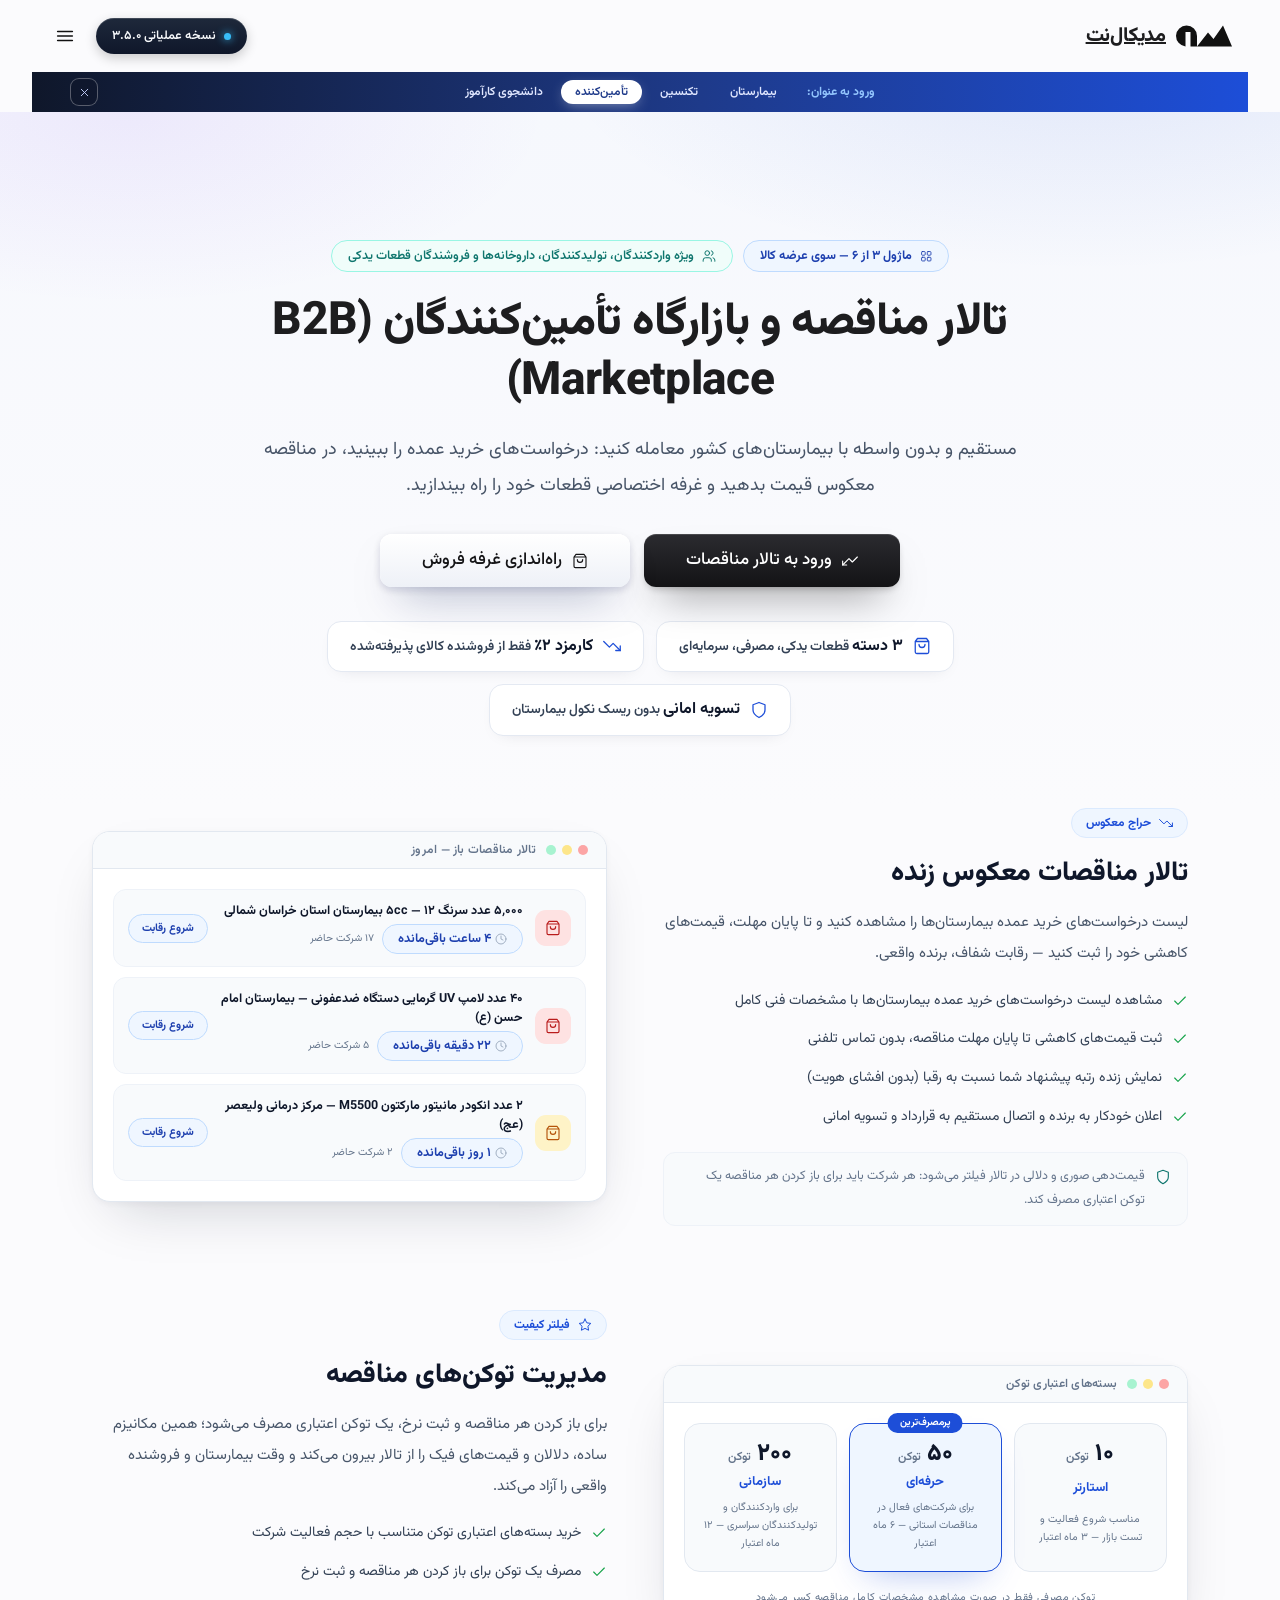
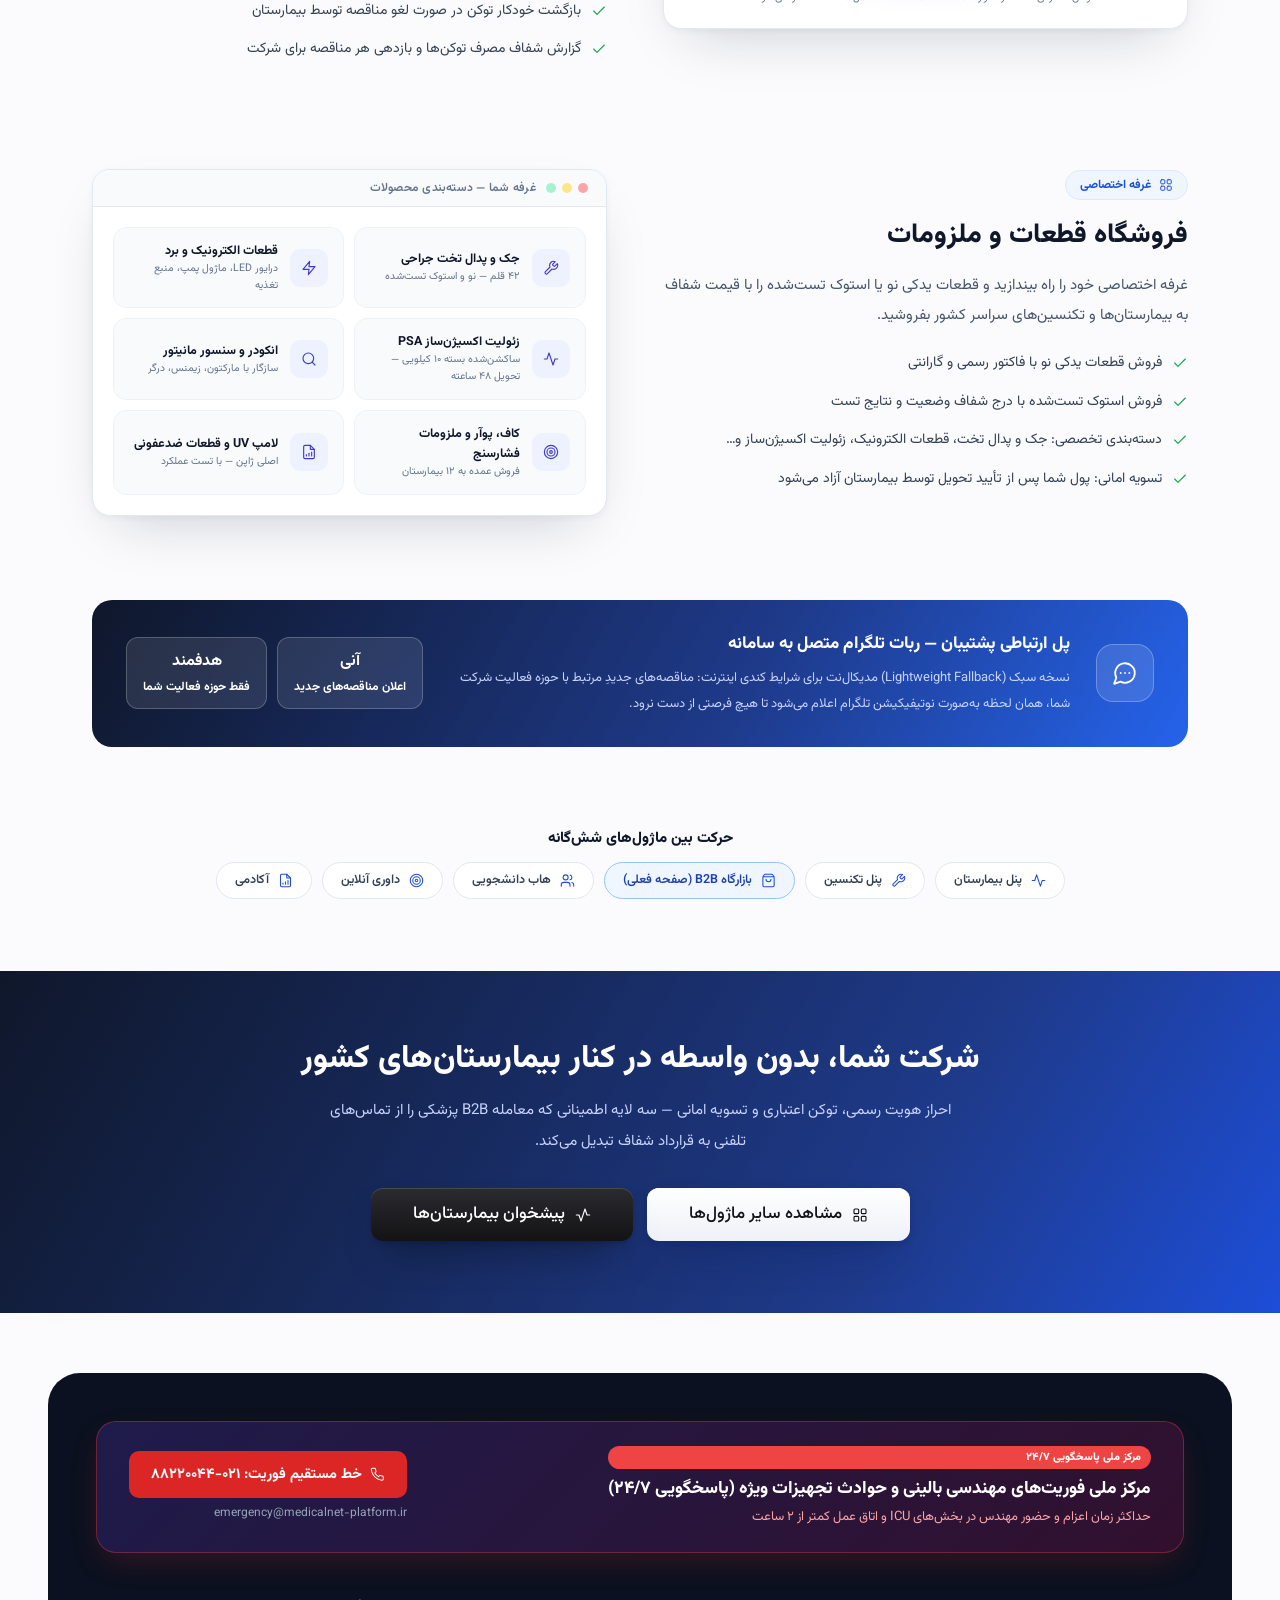
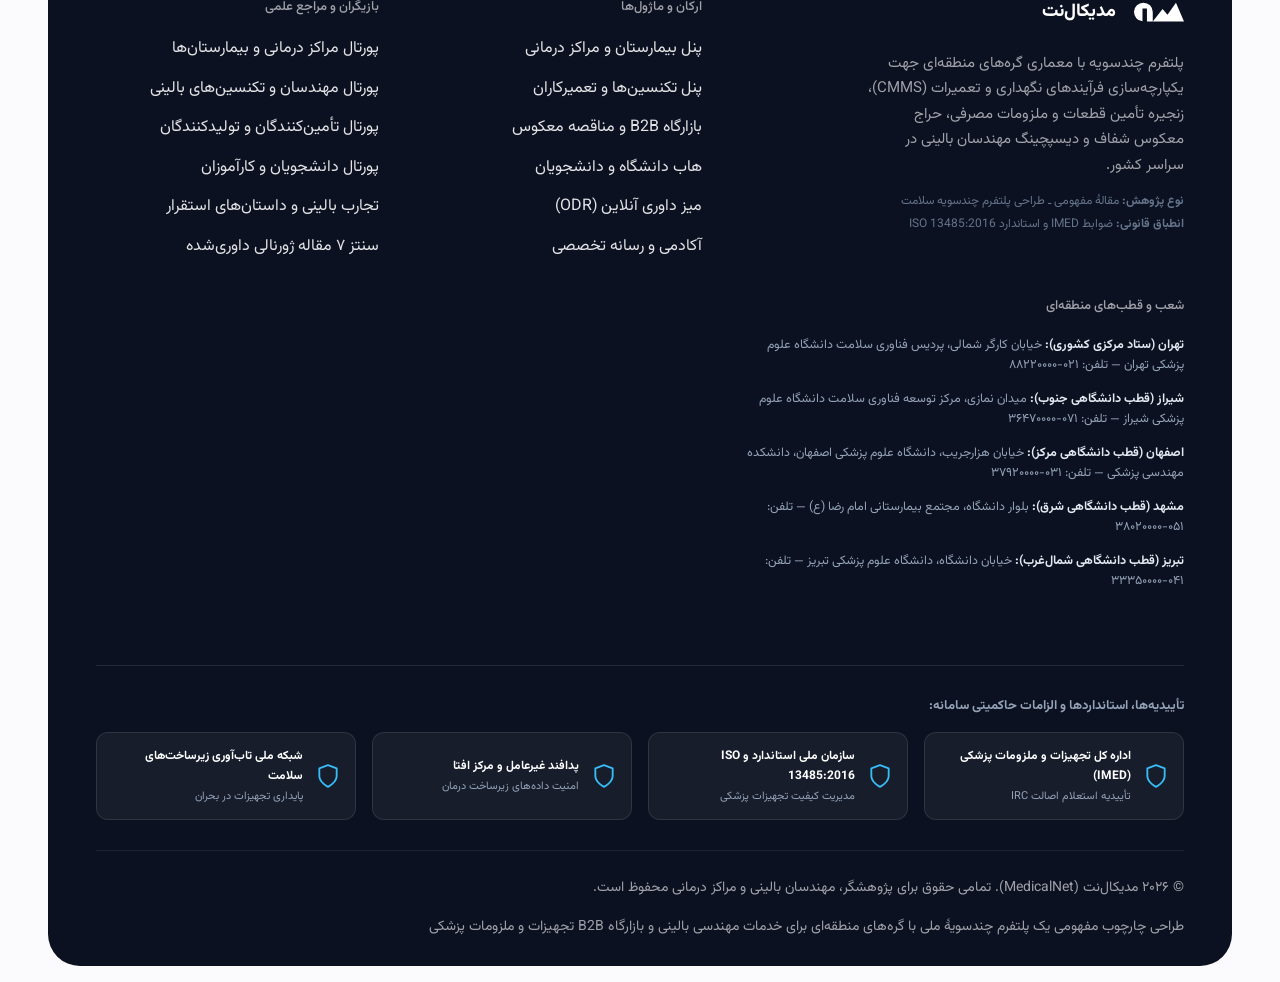
<file: marketplace.html>
<!doctype html>
<html lang="fa" dir="rtl" class="no-js">
<head>
  <meta charset="utf-8">
  <meta name="viewport" content="width=device-width, initial-scale=1">
  <meta name="referrer" content="strict-origin-when-cross-origin">
  <title>تالار مناقصه و بازارگاه تأمین‌کنندگان B2B | مدیکال‌نت</title>
  <meta name="description" content="پیشخوان واردکنندگان، تولیدکنندگان، داروخانه‌ها و فروشندگان قطعات یدکی: مناقصات معکوس زنده، مدیریت توکن‌های اعتباری و فروشگاه قطعات.">
  <meta name="theme-color" content="#1d4ed8">
  <meta property="og:type" content="website">
  <meta property="og:title" content="تالار مناقصه و بازارگاه تأمین‌کنندگان B2B | مدیکال‌نت">
  <meta property="og:description" content="پیشخوان واردکنندگان، تولیدکنندگان، داروخانه‌ها و فروشندگان قطعات یدکی: مناقصات معکوس زنده، مدیریت توکن‌های اعتباری و فروشگاه قطعات.">
  <meta property="og:url" content="https://avazpoors-stack.github.io/MedicalNet/marketplace.html">
  <meta property="og:image" content="https://avazpoors-stack.github.io/MedicalNet/assets/img/og-image.jpg">
  <meta property="og:image:width" content="1200">
  <meta property="og:image:height" content="630">
  <meta property="og:image:alt" content="نمای پیشخوان سامانه مدیکال‌نت — پلتفرم ملی مهندسی بالینی و بازارگاه B2B تجهیزات پزشکی">
  <meta property="og:locale" content="fa_IR">
  <meta name="twitter:card" content="summary_large_image">
  <meta name="twitter:title" content="تالار مناقصه و بازارگاه تأمین‌کنندگان B2B | مدیکال‌نت">
  <meta name="twitter:description" content="پیشخوان واردکنندگان، تولیدکنندگان، داروخانه‌ها و فروشندگان قطعات یدکی: مناقصات معکوس زنده، مدیریت توکن‌های اعتباری و فروشگاه قطعات.">
  <meta name="twitter:image" content="https://avazpoors-stack.github.io/MedicalNet/assets/img/og-image.jpg">
  <link rel="canonical" href="https://avazpoors-stack.github.io/MedicalNet/marketplace.html">
  <link rel="icon" href="assets/img/favicon.svg" type="image/svg+xml">
  <link rel="preconnect" href="https://fonts.googleapis.com">
  <link rel="preconnect" href="https://fonts.gstatic.com" crossorigin>
  <link rel="stylesheet" href="https://fonts.googleapis.com/css2?family=Vazirmatn:wght@100..900&display=swap">
  <link rel="preload" href="assets/fonts/outfit-var.woff2" as="font" type="font/woff2" crossorigin>
  <link rel="preload" href="assets/fonts/dm-sans-var.woff2" as="font" type="font/woff2" crossorigin>
  <link rel="stylesheet" href="assets/css/style.css">
  <link rel="stylesheet" href="assets/css/medicalnet-components.css">
  <link rel="stylesheet" href="assets/css/rtl-override.css">
  <link rel="stylesheet" href="assets/css/module-pages.css">
  <script src="assets/js/rolebar-state.js"></script>
  <script src="assets/js/main.js" defer></script>
</head>
<body id="top">
  <a class="skip-link" href="#main">پرش به محتوای اصلی</a>

  <svg class="sprite" aria-hidden="true" focusable="false" xmlns="http://www.w3.org/2000/svg">
    <symbol id="logo-mark" viewBox="0 0 112 48"><path d="M21 3A21 21 0 0 0 19 44.9V16H29V45H42V24A21 21 0 0 0 21 3Z"/><path d="M42 45 64 17 75 30 94 3 112 45Z"/></symbol>
    <symbol id="i-shield" viewBox="0 0 24 24"><path d="M12 22s8-4 8-10V5l-8-3-8 3v7c0 6 8 10 8 10z"/></symbol>
    <symbol id="i-activity" viewBox="0 0 24 24"><path d="M22 12h-4l-3 9L9 3l-3 9H2"/></symbol>
    <symbol id="i-tool" viewBox="0 0 24 24"><path d="M14.7 6.3a1 1 0 0 0 0 1.4l1.6 1.6a1 1 0 0 0 1.4 0l3.77-3.77a6 6 0 0 1-7.94 7.94l-6.91 6.91a2.12 2.12 0 0 1-3-3l6.91-6.91a6 6 0 0 1 7.94-7.94l-3.76 3.76z"/></symbol>
    <symbol id="i-grid" viewBox="0 0 24 24"><rect width="7" height="7" x="3" y="3" rx="1.5"/><rect width="7" height="7" x="14" y="3" rx="1.5"/><rect width="7" height="7" x="14" y="14" rx="1.5"/><rect width="7" height="7" x="3" y="14" rx="1.5"/></symbol>
    <symbol id="i-cart" viewBox="0 0 24 24"><path d="M6 2 3 6v14a2 2 0 0 0 2 2h14a2 2 0 0 0 2-2V6l-3-4zM3 6h18M16 10a4 4 0 0 1-8 0"/></symbol>
    <symbol id="i-trending-down" viewBox="0 0 24 24"><path d="m23 18-9.5-9.5-5 5L1 6"/><path d="M17 18h6v-6"/></symbol>
    <symbol id="i-trending-up" viewBox="0 0 24 24"><path d="m23 6-9.5 9.5-5-5L1 18"/><path d="M17 6h6v6"/></symbol>
    <symbol id="i-trend" viewBox="0 0 24 24"><path d="M22 7 13.5 15.5 8.5 10.5 2 17"/><path d="M16 7h6v6"/></symbol>
    <symbol id="i-compass" viewBox="0 0 24 24"><circle cx="12" cy="12" r="10"/><path d="m16.24 7.76-2.12 6.36-6.36 2.12 2.12-6.36 6.36-2.12z"/></symbol>
    <symbol id="i-wallet" viewBox="0 0 24 24"><path d="M20 7h-4V4c0-1.1-.9-2-2-2h-4c-1.1 0-2 .9-2 2v3H4c-1.1 0-2 .9-2 2v11c0 1.1.9 2 2 2h16c1.1 0 2-.9 2-2V9c0-1.1-.9-2-2-2zM10 4h4v3h-4V4z"/></symbol>
    <symbol id="i-clock" viewBox="0 0 24 24"><circle cx="12" cy="12" r="10"/><path d="M12 6v6l4 2"/></symbol>
    <symbol id="i-target" viewBox="0 0 24 24"><circle cx="12" cy="12" r="10"/><circle cx="12" cy="12" r="6"/><circle cx="12" cy="12" r="2"/></symbol>
    <symbol id="i-users" viewBox="0 0 24 24"><path d="M16 21v-2a4 4 0 0 0-4-4H6a4 4 0 0 0-4 4v2"/><circle cx="9" cy="7" r="4"/><path d="M22 21v-2a4 4 0 0 0-3-3.87"/><path d="M16 3.13a4 4 0 0 1 0 7.75"/></symbol>
    <symbol id="i-file-chart" viewBox="0 0 24 24"><path d="M14 2H6a2 2 0 0 0-2 2v16a2 2 0 0 0 2 2h12a2 2 0 0 0 2-2V8z"/><path d="M14 2v6h6"/><path d="M8 18v-2"/><path d="M12 18v-4"/><path d="M16 18v-6"/></symbol>
    <symbol id="i-map-pin" viewBox="0 0 24 24"><path d="M21 10c0 7-9 13-9 13s-9-6-9-13a9 9 0 0 1 18 0z"/><circle cx="12" cy="10" r="3"/></symbol>
    <symbol id="i-alert-triangle" viewBox="0 0 24 24"><path d="m10.29 3.86-8.6 14.89A2 2 0 0 0 3.42 22h17.16a2 2 0 0 0 1.73-3.25L13.71 3.86a2 2 0 0 0-3.42 0z"/><path d="M12 9v4"/><path d="M12 17h.01"/></symbol>
    <symbol id="i-phone" viewBox="0 0 24 24"><path d="M22 16.92v3a2 2 0 0 1-2.18 2 19.79 19.79 0 0 1-8.63-3.07 19.5 19.5 0 0 1-6-6 19.79 19.79 0 0 1-3.07-8.67A2 2 0 0 1 4.11 2h3a2 2 0 0 1 2 1.72 12.84 12.84 0 0 0 .7 2.81 2 2 0 0 1-.45 2.11L8.09 9.91a16 16 0 0 0 6 6l1.27-1.27a2 2 0 0 1 2.11-.45 12.84 12.84 0 0 0 2.81.7A2 2 0 0 1 22 16.92z"/></symbol>
    <symbol id="i-refresh" viewBox="0 0 24 24"><path d="M21 12a9 9 0 1 1-9-9c2.52 0 4.93 1 6.74 2.74L21 8"/><path d="M21 3v5h-5"/></symbol>
    <symbol id="i-arrow-right" viewBox="0 0 24 24"><path d="M5 12h14"/><path d="m12 5 7 7-7 7"/></symbol>
    <symbol id="i-pause" viewBox="0 0 24 24"><path d="M9 5v14"/><path d="M15 5v14"/></symbol>
    <symbol id="i-play" viewBox="0 0 24 24"><path d="m7 4 13 8-13 8Z"/></symbol>
    <symbol id="i-search" viewBox="0 0 24 24"><circle cx="11" cy="11" r="8"/><path d="m21 21-4.3-4.3"/></symbol>
    <symbol id="i-help" viewBox="0 0 24 24"><circle cx="12" cy="12" r="10"/><path d="M9.09 9a3 3 0 0 1 5.83 1c0 2-3 3-3 3"/><path d="M12 17h.01"/></symbol>
    <symbol id="i-chevron-right" viewBox="0 0 24 24"><path d="m9 18 6-6-6-6"/></symbol>
    <symbol id="i-chevron-down" viewBox="0 0 24 24"><path d="m6 9 6 6 6-6"/></symbol>
    <symbol id="i-power" viewBox="0 0 24 24"><path d="M12 2v10"/><path d="M18.4 6.6a9 9 0 1 1-12.77.04"/></symbol>
    <symbol id="i-chat" viewBox="0 0 24 24"><path d="M7.9 20A9 9 0 1 0 4 16.1L2 22Z"/><path d="M8 12h.01"/><path d="M12 12h.01"/><path d="M16 12h.01"/></symbol>
    <symbol id="i-menu" viewBox="0 0 24 24"><path d="M4 7h16"/><path d="M4 12h16"/><path d="M4 17h16"/></symbol>
    <symbol id="i-close" viewBox="0 0 24 24"><path d="M18 6 6 18"/><path d="m6 6 12 12"/></symbol>
    <symbol id="i-info" viewBox="0 0 24 24"><circle cx="12" cy="12" r="10"/><path d="M12 16v-4"/><path d="M12 8h.01"/></symbol>
    <symbol id="i-zap" viewBox="0 0 24 24"><path d="M13 2 3 14h9l-1 8 10-12h-9l1-8z"/></symbol>
    <symbol id="i-star" viewBox="0 0 24 24"><path d="m12 2 3.09 6.26L22 9.27l-5 4.87 1.18 6.88L12 17.77l-6.18 3.25L7 14.14 2 9.27l6.91-1.01L12 2z"/></symbol>
    <symbol id="i-check" viewBox="0 0 24 24"><path d="M20 6 9 17l-5-5"/></symbol>
    <!-- Brand Symbols -->
    <symbol id="b-dropbox" viewBox="0 0 24 24"><path d="M6 1.807L0 5.629l6 3.822 6.001-3.822L6 1.807zM18 1.807l-6 3.822 6 3.822 6-3.822-6-3.822zM0 13.274l6 3.822 6.001-3.822L6 9.452l-6 3.822zM18 9.452l-6 3.822 6 3.822 6-3.822-6-3.822zM6 18.371l6.001 3.822 6-3.822-6-3.822L6 18.371z"/></symbol>
    <symbol id="b-notion" viewBox="0 0 24 24"><path d="M4.459 4.208c.746.606 1.026.56 2.428.466l13.215-.793c.28 0 .047-.28-.046-.326L17.86 1.968c-.42-.326-.981-.7-2.055-.607L3.01 2.295c-.466.046-.56.28-.374.466zm.793 3.08v13.904c0 .747.373 1.027 1.214.98l14.523-.84c.841-.046.935-.56.935-1.167V6.354c0-.606-.233-.933-.748-.887l-15.177.887c-.56.047-.747.327-.747.933zm14.337.745c.093.42 0 .84-.42.888l-.7.14v10.264c-.608.327-1.168.514-1.635.514-.748 0-.935-.234-1.495-.933l-4.577-7.186v6.952L12.21 19s0 .84-1.168.84l-3.222.186c-.093-.186 0-.653.327-.746l.84-.233V9.854L7.822 9.76c-.094-.42.14-1.026.793-1.073l3.456-.233 4.764 7.279v-6.44l-1.215-.139c-.093-.514.28-.887.747-.933zM1.936 1.035l13.31-.98c1.634-.14 2.055-.047 3.082.7l4.249 2.986c.7.513.934.653.934 1.213v16.378c0 1.026-.373 1.634-1.68 1.726l-15.458.934c-.98.047-1.448-.093-1.962-.747l-3.129-4.06c-.56-.747-.793-1.306-.793-1.96V2.667c0-.839.374-1.54 1.447-1.632z"/></symbol>
    <symbol id="b-github" viewBox="0 0 24 24"><path d="M12 .297c-6.63 0-12 5.373-12 12 0 5.303 3.438 9.8 8.205 11.385.6.113.82-.258.82-.577 0-.285-.01-1.04-.015-2.04-3.338.724-4.042-1.61-4.042-1.61C4.422 18.07 3.633 17.7 3.633 17.7c-1.087-.744.084-.729.084-.729 1.205.084 1.838 1.236 1.838 1.236 1.07 1.835 2.809 1.305 3.495.998.108-.776.417-1.305.76-1.605-2.665-.3-5.466-1.332-5.466-5.93 0-1.31.465-2.38 1.235-3.22-.135-.303-.54-1.523.105-3.176 0 0 1.005-.322 3.3 1.23.96-.267 1.98-.399 3-.405 1.02.006 2.04.138 3 .405 2.28-1.552 3.285-1.23 3.285-1.23.645 1.653.24 2.873.12 3.176.765.84 1.23 1.91 1.23 3.22 0 4.61-2.805 5.625-5.475 5.92.42.36.81 1.096.81 2.22 0 1.606-.015 2.896-.015 3.286 0 .315.21.69.825.57C20.565 22.092 24 17.592 24 12.297c0-6.627-5.373-12-12-12"/></symbol>
    <symbol id="b-linear" viewBox="0 0 24 24"><path d="M2.886 4.18A11.982 11.982 0 0 1 11.99 0C18.624 0 24 5.376 24 12.009c0 3.64-1.62 6.903-4.18 9.105L2.887 4.18ZM1.817 5.626l16.556 16.556c-.524.33-1.075.62-1.65.866L.951 7.277c.247-.575.537-1.126.866-1.65ZM.322 9.163l14.515 14.515c-.71.172-1.443.282-2.195.322L0 11.358a12 12 0 0 1 .322-2.195Zm-.17 4.862 9.823 9.824a12.02 12.02 0 0 1-9.824-9.824Z"/></symbol>
    <symbol id="b-microsoft" viewBox="0 0 24 24"><rect x="1" y="1" width="10.5" height="10.5" fill="#f25022"/><rect x="12.5" y="1" width="10.5" height="10.5" fill="#7fba00"/><rect x="1" y="12.5" width="10.5" height="10.5" fill="#00a4ef"/><rect x="12.5" y="12.5" width="10.5" height="10.5" fill="#ffb900"/></symbol>
    <symbol id="b-slack" viewBox="0 0 24 24"><rect x="7.2" y="2" width="3.4" height="20" rx="1.7" fill="#36c5f0"/><rect x="13.4" y="2" width="3.4" height="20" rx="1.7" fill="#2eb67d"/><rect x="2" y="7.2" width="20" height="3.4" rx="1.7" fill="#e01e5a"/><rect x="2" y="13.4" width="20" height="3.4" rx="1.7" fill="#ecb22e"/></symbol>
  </svg>

  <!-- ============ Header & Navigation ============ -->
  <header class="site-header" id="site-header">
    <div class="site-header__inner">
      <a class="brand" href="index.html" aria-label="مدیکال‌نت — صفحه اصلی پلتفرم ملی مهندسی بالینی">
        <svg class="brand__mark" viewBox="0 0 112 48" aria-hidden="true"><use href="#logo-mark"/></svg>
        <div class="brand__text-group">
          <span class="brand__name">مدیکال‌نت</span>
          <span class="brand__sub">سامانه جامع مهندسی بالینی و بازارگاه B2B تجهیزات پزشکی</span>
        </div>
      </a>
      <nav class="nav" aria-label="ناوبری اصلی پلتفرم">
        <span class="nav__pill" aria-hidden="true"></span>
        <a class="nav__link" href="index.html">خانه</a>
        <a class="nav__link" href="hospital.html">پنل بیمارستان</a>
        <a class="nav__link" href="technicians.html">پنل تکنسین</a>
        <a class="nav__link is-active" href="marketplace.html" aria-current="page">بازارگاه B2B</a>
        <a class="nav__link" href="students.html">هاب دانشجویی</a>
        <a class="nav__link" href="odr.html">داوری آنلاین</a>
        <a class="nav__link" href="academy.html">آکادمی</a>
      </nav>
      <div class="site-header__actions">
        <span class="badge-version" title="نسخه عملیاتی منطبق بر مقاله پژوهشی">نسخه عملیاتی ۳.۵.۰</span>
        <a href="index.html" class="btn btn--dark btn--sm" data-sparkle>
          <span>ورود به پورتال</span>
          <svg class="ic" aria-hidden="true"><use href="#i-arrow-right"/></svg>
        </a>
        <button class="nav-toggle" type="button" aria-expanded="false" aria-controls="mobile-menu" aria-label="باز کردن منو">
          <svg class="ic" aria-hidden="true"><use href="#i-menu"/></svg>
        </button>
      </div>
    </div>
    <div class="role-bar" id="role-bar">
      <div class="role-bar__inner">
        <span class="role-bar__label">ورود به عنوان:</span>
        <nav class="role-switch" aria-label="انتخاب نقش کاربری و ورود به پیشخوان متناظر">
        <a class="role-switch__btn" href="hospital.html">بیمارستان</a>
        <a class="role-switch__btn" href="technicians.html">تکنسین</a>
        <a class="role-switch__btn is-active" href="marketplace.html">تأمین‌کننده</a>
        <a class="role-switch__btn" href="students.html">دانشجوی کارآموز</a>
        </nav>
      </div>
      <button class="role-bar__toggle" type="button" aria-controls="role-bar" aria-expanded="true" aria-label="بستن نوار انتخاب نقش">
        <svg class="ic" aria-hidden="true"><use href="#i-close"/></svg>
      </button>
    </div>
    <button class="role-bar__reopen" type="button" aria-controls="role-bar" aria-expanded="false" aria-label="باز کردن نوار انتخاب نقش">
      ورود به عنوان
      <svg class="ic" aria-hidden="true"><use href="#i-chevron-down"/></svg>
    </button>
    <div class="mobile-menu" id="mobile-menu" hidden>
      <a href="index.html">خانه — پیشخوان یکپارچه</a>
      <a href="about.html">معرفی پلتفرم و چارچوب علمی</a>
      <a href="hospital.html">پنل بیمارستان و مراکز درمانی</a>
      <a href="technicians.html">پنل تکنسین‌ها و تعمیرکاران</a>
      <a href="marketplace.html">بازارگاه B2B تأمین‌کنندگان</a>
      <a href="students.html">هاب دانشگاه و دانشجویان</a>
      <a href="odr.html">میز داوری آنلاین (ODR)</a>
      <a href="academy.html">آکادمی و رسانه تخصصی</a>
      <div class="mobile-menu__actions">
        <a href="about.html#modules" class="btn btn--dark btn--sm mobile-menu-btn">انتخاب پیشخوان نقش شما</a>
      </div>
    </div>
  </header>

  <main id="main" class="page">

    <!-- ============ Module hero ============ -->
    <section class="module-hero" aria-labelledby="module-hero-title">
      <div class="module-hero__inner">
        <div class="module-hero__badges">
          <span class="module-badge"><svg class="ic" aria-hidden="true"><use href="#i-grid"/></svg>ماژول ۳ از ۶ — سوی عرضه کالا</span>
          <span class="role-chip"><svg class="ic" aria-hidden="true"><use href="#i-users"/></svg>ویژه واردکنندگان، تولیدکنندگان، داروخانه‌ها و فروشندگان قطعات یدکی</span>
        </div>
        <h1 class="module-hero__title" id="module-hero-title">تالار مناقصه و بازارگاه تأمین‌کنندگان (B2B Marketplace)</h1>
        <p class="module-hero__lead">مستقیم و بدون واسطه با بیمارستان‌های کشور معامله کنید: درخواست‌های خرید عمده را ببینید، در مناقصه معکوس قیمت بدهید و غرفه اختصاصی قطعات خود را راه بیندازید.</p>
        <div class="module-hero__actions">
          <a href="#f-auction" class="btn btn--dark btn--lg" data-sparkle><svg class="ic" aria-hidden="true"><use href="#i-trending-down"/></svg><span>ورود به تالار مناقصات</span></a>          <a href="#f-shop" class="btn btn--light btn--lg" data-sparkle><svg class="ic" aria-hidden="true"><use href="#i-cart"/></svg><span>راه‌اندازی غرفه فروش</span></a>
        </div>
        <div class="module-hero__stats">
        <div class="mini-stat"><svg class="ic" aria-hidden="true"><use href="#i-cart"/></svg><span><b>۳ دسته</b> قطعات یدکی، مصرفی، سرمایه‌ای</span></div>        <div class="mini-stat"><svg class="ic" aria-hidden="true"><use href="#i-trending-down"/></svg><span><b>کارمزد ۲٪</b> فقط از فروشنده کالای پذیرفته‌شده</span></div>        <div class="mini-stat"><svg class="ic" aria-hidden="true"><use href="#i-shield"/></svg><span><b>تسویه امانی</b> بدون ریسک نکول بیمارستان</span></div>
        </div>
      </div>
    </section>

    <!-- ============ Module features ============ -->
    <article class="feature-block" id="f-auction" data-reveal>
      <div class="feature-block__copy">
        <span class="feature-block__kicker"><svg class="ic" aria-hidden="true"><use href="#i-trending-down"/></svg>حراج معکوس</span>
        <h2 class="feature-block__title">تالار مناقصات معکوس زنده</h2>
        <p class="feature-block__desc">لیست درخواست‌های خرید عمده بیمارستان‌ها را مشاهده کنید و تا پایان مهلت، قیمت‌های کاهشی خود را ثبت کنید — رقابت شفاف، برنده واقعی.</p>
        <ul class="feature-checklist">
        <li><svg class="ic" aria-hidden="true"><use href="#i-check"/></svg><span>مشاهده لیست درخواست‌های خرید عمده بیمارستان‌ها با مشخصات فنی کامل</span></li>        <li><svg class="ic" aria-hidden="true"><use href="#i-check"/></svg><span>ثبت قیمت‌های کاهشی تا پایان مهلت مناقصه، بدون تماس تلفنی</span></li>        <li><svg class="ic" aria-hidden="true"><use href="#i-check"/></svg><span>نمایش زنده رتبه پیشنهاد شما نسبت به رقبا (بدون افشای هویت)</span></li>        <li><svg class="ic" aria-hidden="true"><use href="#i-check"/></svg><span>اعلان خودکار به برنده و اتصال مستقیم به قرارداد و تسویه امانی</span></li>
        </ul>
      <p class="feature-note"><svg class="ic" aria-hidden="true"><use href="#i-shield"/></svg><span>قیمت‌دهی صوری و دلالی در تالار فیلتر می‌شود: هر شرکت باید برای باز کردن هر مناقصه یک توکن اعتباری مصرف کند.</span></p>      </div>
      <div class="mock-panel">
        <div class="mock-panel__bar">
          <div class="mock-panel__dots"><i></i><i></i><i></i></div>
          <span class="mock-panel__name">تالار مناقصات باز — امروز</span>
        </div>
        <div class="mock-panel__body">
<div class="radar-list">
  <div class="radar-item"><span class="radar-item__pin"><svg class="ic" aria-hidden="true"><use href="#i-cart"/></svg></span><div class="radar-item__body"><span class="radar-item__t">۵٬۰۰۰ عدد سرنگ ۵cc — ۱۲ بیمارستان استان خراسان شمالی</span><span class="radar-item__d"><span class="countdown-chip"><svg class="ic" aria-hidden="true"><use href="#i-clock"/></svg>۴ ساعت باقی‌مانده</span><span>۱۷ شرکت حاضر</span></span></div><span class="radar-chip">شروع رقابت</span></div>
  <div class="radar-item"><span class="radar-item__pin"><svg class="ic" aria-hidden="true"><use href="#i-cart"/></svg></span><div class="radar-item__body"><span class="radar-item__t">۴۰ عدد لامپ UV گرمایی دستگاه ضدعفونی — بیمارستان امام حسن (ع)</span><span class="radar-item__d"><span class="countdown-chip"><svg class="ic" aria-hidden="true"><use href="#i-clock"/></svg>۲۲ دقیقه باقی‌مانده</span><span>۵ شرکت حاضر</span></span></div><span class="radar-chip">شروع رقابت</span></div>
  <div class="radar-item"><span class="radar-item__pin radar-item__pin--warn"><svg class="ic" aria-hidden="true"><use href="#i-cart"/></svg></span><div class="radar-item__body"><span class="radar-item__t">۲ عدد انکودر مانیتور مارکتون M5500 — مرکز درمانی ولیعصر (عج)</span><span class="radar-item__d"><span class="countdown-chip"><svg class="ic" aria-hidden="true"><use href="#i-clock"/></svg>۱ روز باقی‌مانده</span><span>۲ شرکت حاضر</span></span></div><span class="radar-chip">شروع رقابت</span></div>
</div>        </div>
      </div>
    </article>
    <article class="feature-block feature-block--reverse" id="f-tokens" data-reveal>
      <div class="feature-block__copy">
        <span class="feature-block__kicker"><svg class="ic" aria-hidden="true"><use href="#i-star"/></svg>فیلتر کیفیت</span>
        <h2 class="feature-block__title">مدیریت توکن‌های مناقصه</h2>
        <p class="feature-block__desc">برای باز کردن هر مناقصه و ثبت نرخ، یک توکن اعتباری مصرف می‌شود؛ همین مکانیزم ساده، دلالان و قیمت‌های فیک را از تالار بیرون می‌کند و وقت بیمارستان و فروشنده واقعی را آزاد می‌کند.</p>
        <ul class="feature-checklist">
        <li><svg class="ic" aria-hidden="true"><use href="#i-check"/></svg><span>خرید بسته‌های اعتباری توکن متناسب با حجم فعالیت شرکت</span></li>        <li><svg class="ic" aria-hidden="true"><use href="#i-check"/></svg><span>مصرف یک توکن برای باز کردن هر مناقصه و ثبت نرخ</span></li>        <li><svg class="ic" aria-hidden="true"><use href="#i-check"/></svg><span>بازگشت خودکار توکن در صورت لغو مناقصه توسط بیمارستان</span></li>        <li><svg class="ic" aria-hidden="true"><use href="#i-check"/></svg><span>گزارش شفاف مصرف توکن‌ها و بازدهی هر مناقصه برای شرکت</span></li>
        </ul>
      </div>
      <div class="mock-panel">
        <div class="mock-panel__bar">
          <div class="mock-panel__dots"><i></i><i></i><i></i></div>
          <span class="mock-panel__name">بسته‌های اعتباری توکن</span>
        </div>
        <div class="mock-panel__body">
<div class="token-grid">
  <div class="token-card"><span class="token-card__n">۱۰ <small>توکن</small></span><span class="token-card__p">استارتر</span><span class="token-card__d">مناسب شروع فعالیت و تست بازار — ۳ ماه اعتبار</span></div>
  <div class="token-card token-card--hot"><span class="token-card__ribbon">پرمصرف‌ترین</span><span class="token-card__n">۵۰ <small>توکن</small></span><span class="token-card__p">حرفه‌ای</span><span class="token-card__d">برای شرکت‌های فعال در مناقصات استانی — ۶ ماه اعتبار</span></div>
  <div class="token-card"><span class="token-card__n">۲۰۰ <small>توکن</small></span><span class="token-card__p">سازمانی</span><span class="token-card__d">برای واردکنندگان و تولیدکنندگان سراسری — ۱۲ ماه اعتبار</span></div>
</div>
<p class="mock-hint">توکن مصرفی فقط در صورت مشاهده مشخصات کامل مناقصه کسر می‌شود</p>        </div>
      </div>
    </article>
    <article class="feature-block" id="f-shop" data-reveal>
      <div class="feature-block__copy">
        <span class="feature-block__kicker"><svg class="ic" aria-hidden="true"><use href="#i-grid"/></svg>غرفه اختصاصی</span>
        <h2 class="feature-block__title">فروشگاه قطعات و ملزومات</h2>
        <p class="feature-block__desc">غرفه اختصاصی خود را راه بیندازید و قطعات یدکی نو یا استوک تست‌شده را با قیمت شفاف به بیمارستان‌ها و تکنسین‌های سراسر کشور بفروشید.</p>
        <ul class="feature-checklist">
        <li><svg class="ic" aria-hidden="true"><use href="#i-check"/></svg><span>فروش قطعات یدکی نو با فاکتور رسمی و گارانتی</span></li>        <li><svg class="ic" aria-hidden="true"><use href="#i-check"/></svg><span>فروش استوک تست‌شده با درج شفاف وضعیت و نتایج تست</span></li>        <li><svg class="ic" aria-hidden="true"><use href="#i-check"/></svg><span>دسته‌بندی تخصصی: جک و پدال تخت، قطعات الکترونیک، زئولیت اکسیژن‌ساز و…</span></li>        <li><svg class="ic" aria-hidden="true"><use href="#i-check"/></svg><span>تسویه امانی: پول شما پس از تأیید تحویل توسط بیمارستان آزاد می‌شود</span></li>
        </ul>
      </div>
      <div class="mock-panel">
        <div class="mock-panel__bar">
          <div class="mock-panel__dots"><i></i><i></i><i></i></div>
          <span class="mock-panel__name">غرفه شما — دسته‌بندی محصولات</span>
        </div>
        <div class="mock-panel__body">
<div class="shop-grid">
  <div class="shop-item"><span class="shop-item__ic"><svg class="ic" aria-hidden="true"><use href="#i-tool"/></svg></span><div><div class="shop-item__t">جک و پدال تخت جراحی</div><div class="shop-item__d">۴۲ قلم — نو و استوک تست‌شده</div></div></div>
  <div class="shop-item"><span class="shop-item__ic"><svg class="ic" aria-hidden="true"><use href="#i-zap"/></svg></span><div><div class="shop-item__t">قطعات الکترونیک و برد</div><div class="shop-item__d">درایور LED، ماژول پمپ، منبع تغذیه</div></div></div>
  <div class="shop-item"><span class="shop-item__ic"><svg class="ic" aria-hidden="true"><use href="#i-activity"/></svg></span><div><div class="shop-item__t">زئولیت اکسیژن‌ساز PSA</div><div class="shop-item__d">ساکشن‌شده بسته ۱۰ کیلویی — تحویل ۴۸ ساعته</div></div></div>
  <div class="shop-item"><span class="shop-item__ic"><svg class="ic" aria-hidden="true"><use href="#i-search"/></svg></span><div><div class="shop-item__t">انکودر و سنسور مانیتور</div><div class="shop-item__d">سازگار با مارکتون، زیمنس، درگر</div></div></div>
  <div class="shop-item"><span class="shop-item__ic"><svg class="ic" aria-hidden="true"><use href="#i-target"/></svg></span><div><div class="shop-item__t">کاف، پوآر و ملزومات فشارسنج</div><div class="shop-item__d">فروش عمده به ۱۲ بیمارستان</div></div></div>
  <div class="shop-item"><span class="shop-item__ic"><svg class="ic" aria-hidden="true"><use href="#i-file-chart"/></svg></span><div><div class="shop-item__t">لامپ UV و قطعات ضدعفونی</div><div class="shop-item__d">اصلی ژاپن — با تست عملکرد</div></div></div>
</div>        </div>
      </div>
    </article>

    <div class="tg-banner" data-reveal>
      <div class="tg-banner__inner">
        <div class="tg-banner__ic"><svg class="ic" aria-hidden="true"><use href="#i-chat"/></svg></div>
        <div class="tg-banner__body">
          <p class="tg-banner__t">پل ارتباطی پشتیبان — ربات تلگرام متصل به سامانه</p>
          <p class="tg-banner__d">نسخه سبک (Lightweight Fallback) مدیکال‌نت برای شرایط کندی اینترنت: مناقصه‌های جدیدِ مرتبط با حوزه فعالیت شرکت شما، همان لحظه به‌صورت نوتیفیکیشن تلگرام اعلام می‌شود تا هیچ فرصتی از دست نرود.</p>
        </div>
        <div class="tg-banner__stats">
          <div class="tg-stat"><b>آنی</b>اعلان مناقصه‌های جدید</div>
          <div class="tg-stat"><b>هدفمند</b>فقط حوزه فعالیت شما</div>
        </div>
      </div>
    </div>
    <nav class="modules-strip" aria-label="سایر ماژول‌های پلتفرم">
      <p class="modules-strip__t">حرکت بین ماژول‌های شش‌گانه</p>
      <div class="modules-strip__chips">
      <a class="strip-chip" href="hospital.html"><svg class="ic" aria-hidden="true"><use href="#i-activity"/></svg>پنل بیمارستان</a>
      <a class="strip-chip" href="technicians.html"><svg class="ic" aria-hidden="true"><use href="#i-tool"/></svg>پنل تکنسین</a>
      <span class="strip-chip strip-chip--active"><svg class="ic" aria-hidden="true"><use href="#i-cart"/></svg>بازارگاه B2B (صفحه فعلی)</span>
      <a class="strip-chip" href="students.html"><svg class="ic" aria-hidden="true"><use href="#i-users"/></svg>هاب دانشجویی</a>
      <a class="strip-chip" href="odr.html"><svg class="ic" aria-hidden="true"><use href="#i-target"/></svg>داوری آنلاین</a>
      <a class="strip-chip" href="academy.html"><svg class="ic" aria-hidden="true"><use href="#i-file-chart"/></svg>آکادمی</a>
      </div>
    </nav>
    <section class="module-cta" aria-labelledby="pcta-title">
      <h2 class="module-cta__t" id="pcta-title">شرکت شما، بدون واسطه در کنار بیمارستان‌های کشور</h2>
      <p class="module-cta__d">احراز هویت رسمی، توکن اعتباری و تسویه امانی — سه لایه اطمینانی که معامله B2B پزشکی را از تماس‌های تلفنی به قرارداد شفاف تبدیل می‌کند.</p>
      <div class="module-hero__actions">
          <a href="about.html#modules" class="btn btn--light btn--lg" data-sparkle><svg class="ic" aria-hidden="true"><use href="#i-grid"/></svg><span>مشاهده سایر ماژول‌ها</span></a>          <a href="hospital.html" class="btn btn--dark btn--lg" data-sparkle><svg class="ic" aria-hidden="true"><use href="#i-activity"/></svg><span>پیشخوان بیمارستان‌ها</span></a>
      </div>
    </section>
  </main>

  <footer class="footer multi-tier-footer" id="footer" aria-labelledby="foot-title">
    <h2 class="sr-only" id="foot-title">اطلاعات تماس، فوریت‌ها و حاکمیت پلتفرم مدیکال‌نت</h2>

    <!-- Emergency Operations Hotline Bar -->
    <div class="emergency-bar">
      <div class="emergency-bar__info">
        <div class="emergency-bar__badge">مرکز ملی پاسخگویی ۲۴/۷</div>
        <h3 class="emergency-bar__title">مرکز ملی فوریت‌های مهندسی بالینی و حوادث تجهیزات ویژه (پاسخگویی ۲۴/۷)</h3>
        <p class="emergency-bar__sla">حداکثر زمان اعزام و حضور مهندس در بخش‌های ICU و اتاق عمل کمتر از ۲ ساعت</p>
      </div>
      <div class="emergency-bar__actions">
        <a href="tel:02188220044" class="emergency-btn">
          <svg class="ic" aria-hidden="true"><use href="#i-phone"/></svg>
          <span>خط مستقیم فوریت: ۰۲۱-۸۸۲۲۰۰۴۴</span>
        </a>
        <span class="emergency-email">emergency@medicalnet-platform.ir</span>
      </div>
    </div>

    <!-- Footer Multi-Column Grid -->
    <div class="footer__grid">
      <div class="footer__brand">
        <a class="footer__logo" href="index.html">
          <svg viewBox="0 0 112 48" aria-hidden="true"><use href="#logo-mark"/></svg>
          <span class="footer__brand-title">مدیکال‌نت</span>
        </a>
        <p class="footer__brand-desc">پلتفرم چندسویه با معماری گره‌های منطقه‌ای جهت یکپارچه‌سازی فرآیندهای نگهداری و تعمیرات (CMMS)، زنجیره تأمین قطعات و ملزومات مصرفی، حراج معکوس شفاف و دیسپچینگ مهندسان بالینی در سراسر کشور.</p>
        <div class="footer__meta-box">
          <div><strong>نوع پژوهش:</strong> مقالهٔ مفهومی ـ طراحی پلتفرم چندسویه سلامت</div>
          <div><strong>انطباق قانونی:</strong> ضوابط IMED و استاندارد ISO 13485:2016</div>
        </div>
      </div>

      <nav class="footer__col" aria-label="ارکان و قابلیت‌های پلتفرم">
        <h3 class="footer__title">ارکان و ماژول‌ها</h3>
        <ul>
          <li><a href="hospital.html">پنل بیمارستان و مراکز درمانی</a></li>
          <li><a href="technicians.html">پنل تکنسین‌ها و تعمیرکاران</a></li>
          <li><a href="marketplace.html">بازارگاه B2B و مناقصه معکوس</a></li>
          <li><a href="students.html">هاب دانشگاه و دانشجویان</a></li>
          <li><a href="odr.html">میز داوری آنلاین (ODR)</a></li>
          <li><a href="academy.html">آکادمی و رسانه تخصصی</a></li>
        </ul>
      </nav>

      <nav class="footer__col" aria-label="بازیگران و مراجع علمی">
        <h3 class="footer__title">بازیگران و مراجع علمی</h3>
        <ul>
          <li><a href="hospital.html">پورتال مراکز درمانی و بیمارستان‌ها</a></li>
          <li><a href="technicians.html">پورتال مهندسان و تکنسین‌های بالینی</a></li>
          <li><a href="marketplace.html">پورتال تأمین‌کنندگان و تولیدکنندگان</a></li>
          <li><a href="students.html">پورتال دانشجویان و کارآموزان</a></li>
          <li><a href="about.html#case-studies">تجارب بالینی و داستان‌های استقرار</a></li>
          <li><a href="about.html#academic-foundation">سنتز ۷ مقاله ژورنالی داوری‌شده</a></li>
        </ul>
      </nav>

      <div class="footer__col footer__col--offices">
        <h3 class="footer__title">شعب و قطب‌های منطقه‌ای</h3>
        <ul class="regional-contacts-list">
          <li>
            <strong>تهران (ستاد مرکزی کشوری):</strong>
            <span>خیابان کارگر شمالی، پردیس فناوری سلامت دانشگاه علوم پزشکی تهران — تلفن: ۰۲۱-۸۸۲۲۰۰۰۰</span>
          </li>
          <li>
            <strong>شیراز (قطب دانشگاهی جنوب):</strong>
            <span>میدان نمازی، مرکز توسعه فناوری سلامت دانشگاه علوم پزشکی شیراز — تلفن: ۰۷۱-۳۶۴۷۰۰۰۰</span>
          </li>
          <li>
            <strong>اصفهان (قطب دانشگاهی مرکز):</strong>
            <span>خیابان هزارجریب، دانشگاه علوم پزشکی اصفهان، دانشکده مهندسی پزشکی — تلفن: ۰۳۱-۳۷۹۲۰۰۰۰</span>
          </li>
          <li>
            <strong>مشهد (قطب دانشگاهی شرق):</strong>
            <span>بلوار دانشگاه، مجتمع بیمارستانی امام رضا (ع) — تلفن: ۰۵۱-۳۸۰۲۰۰۰۰</span>
          </li>
          <li>
            <strong>تبریز (قطب دانشگاهی شمال‌غرب):</strong>
            <span>خیابان دانشگاه، دانشگاه علوم پزشکی تبریز — تلفن: ۰۴۱-۳۳۳۵۰۰۰۰</span>
          </li>
        </ul>
      </div>
    </div>

    <!-- Regulatory Seals -->
    <div class="compliance-seals-section">
      <div class="compliance-seals-title">تأییدیه‌ها، استانداردها و الزامات حاکمیتی سامانه:</div>
      <div class="compliance-seals-grid">
        <div class="seal-card">
          <svg class="ic" aria-hidden="true"><use href="#i-shield"/></svg>
          <div class="seal-card__info">
            <div class="seal-card__auth">اداره کل تجهیزات و ملزومات پزشکی (IMED)</div>
            <div class="seal-card__label">تأییدیه استعلام اصالت IRC</div>
          </div>
        </div>
        <div class="seal-card">
          <svg class="ic" aria-hidden="true"><use href="#i-shield"/></svg>
          <div class="seal-card__info">
            <div class="seal-card__auth">سازمان ملی استاندارد و ISO 13485:2016</div>
            <div class="seal-card__label">مدیریت کیفیت تجهیزات پزشکی</div>
          </div>
        </div>
        <div class="seal-card">
          <svg class="ic" aria-hidden="true"><use href="#i-shield"/></svg>
          <div class="seal-card__info">
            <div class="seal-card__auth">پدافند غیرعامل و مرکز افتا</div>
            <div class="seal-card__label">امنیت داده‌های زیرساخت درمان</div>
          </div>
        </div>
        <div class="seal-card">
          <svg class="ic" aria-hidden="true"><use href="#i-shield"/></svg>
          <div class="seal-card__info">
            <div class="seal-card__auth">شبکه ملی تاب‌آوری زیرساخت‌های سلامت</div>
            <div class="seal-card__label">پایداری تجهیزات در بحران</div>
          </div>
        </div>
      </div>
    </div>

    <!-- Bottom Bar -->
    <div class="footer__bottom">
      <p>© <span id="year">2026</span> مدیکال‌نت (MedicalNet). تمامی حقوق برای پژوهشگر، مهندسان بالینی و مراکز درمانی محفوظ است.</p>
      <p>طراحی چارچوب مفهومی یک پلتفرم چندسویهٔ ملی با گره‌های منطقه‌ای برای خدمات مهندسی بالینی و بازارگاه B2B تجهیزات و ملزومات پزشکی</p>
    </div>
  </footer>
</body>
</html>
</file>
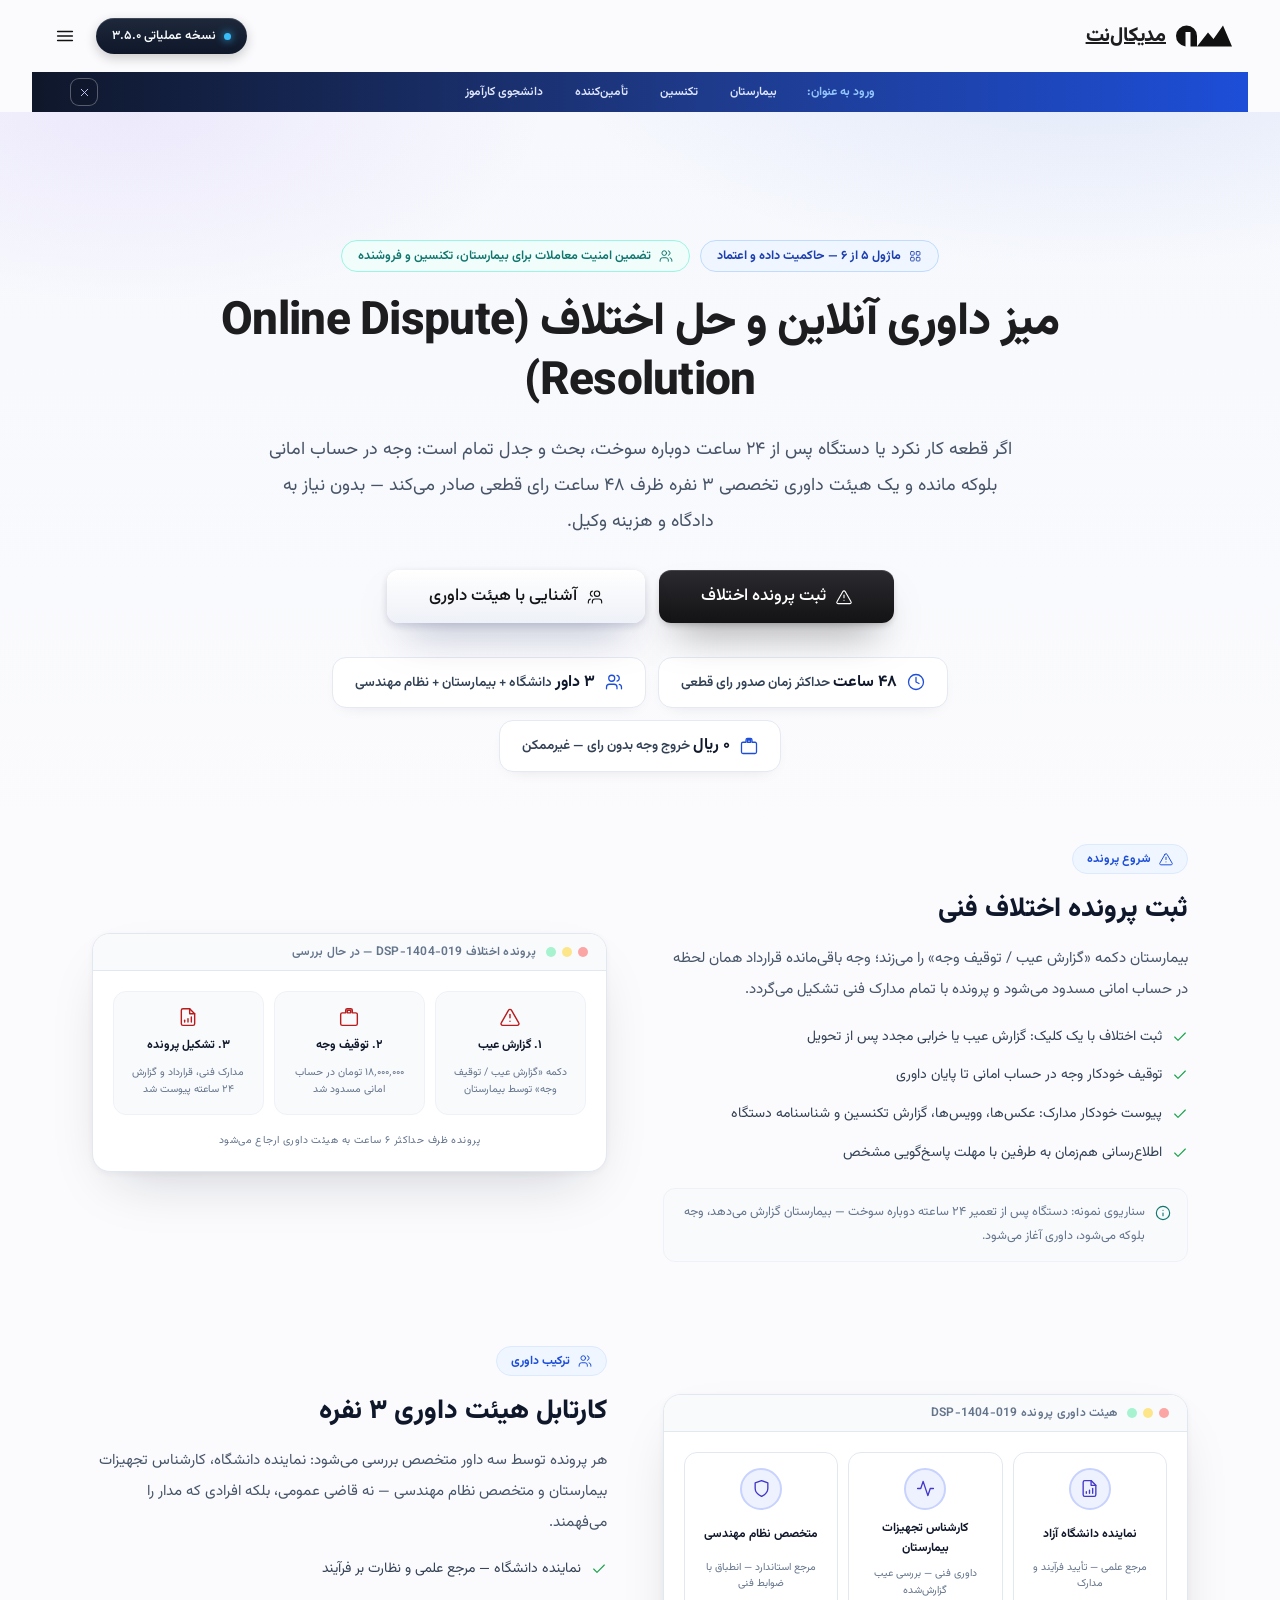
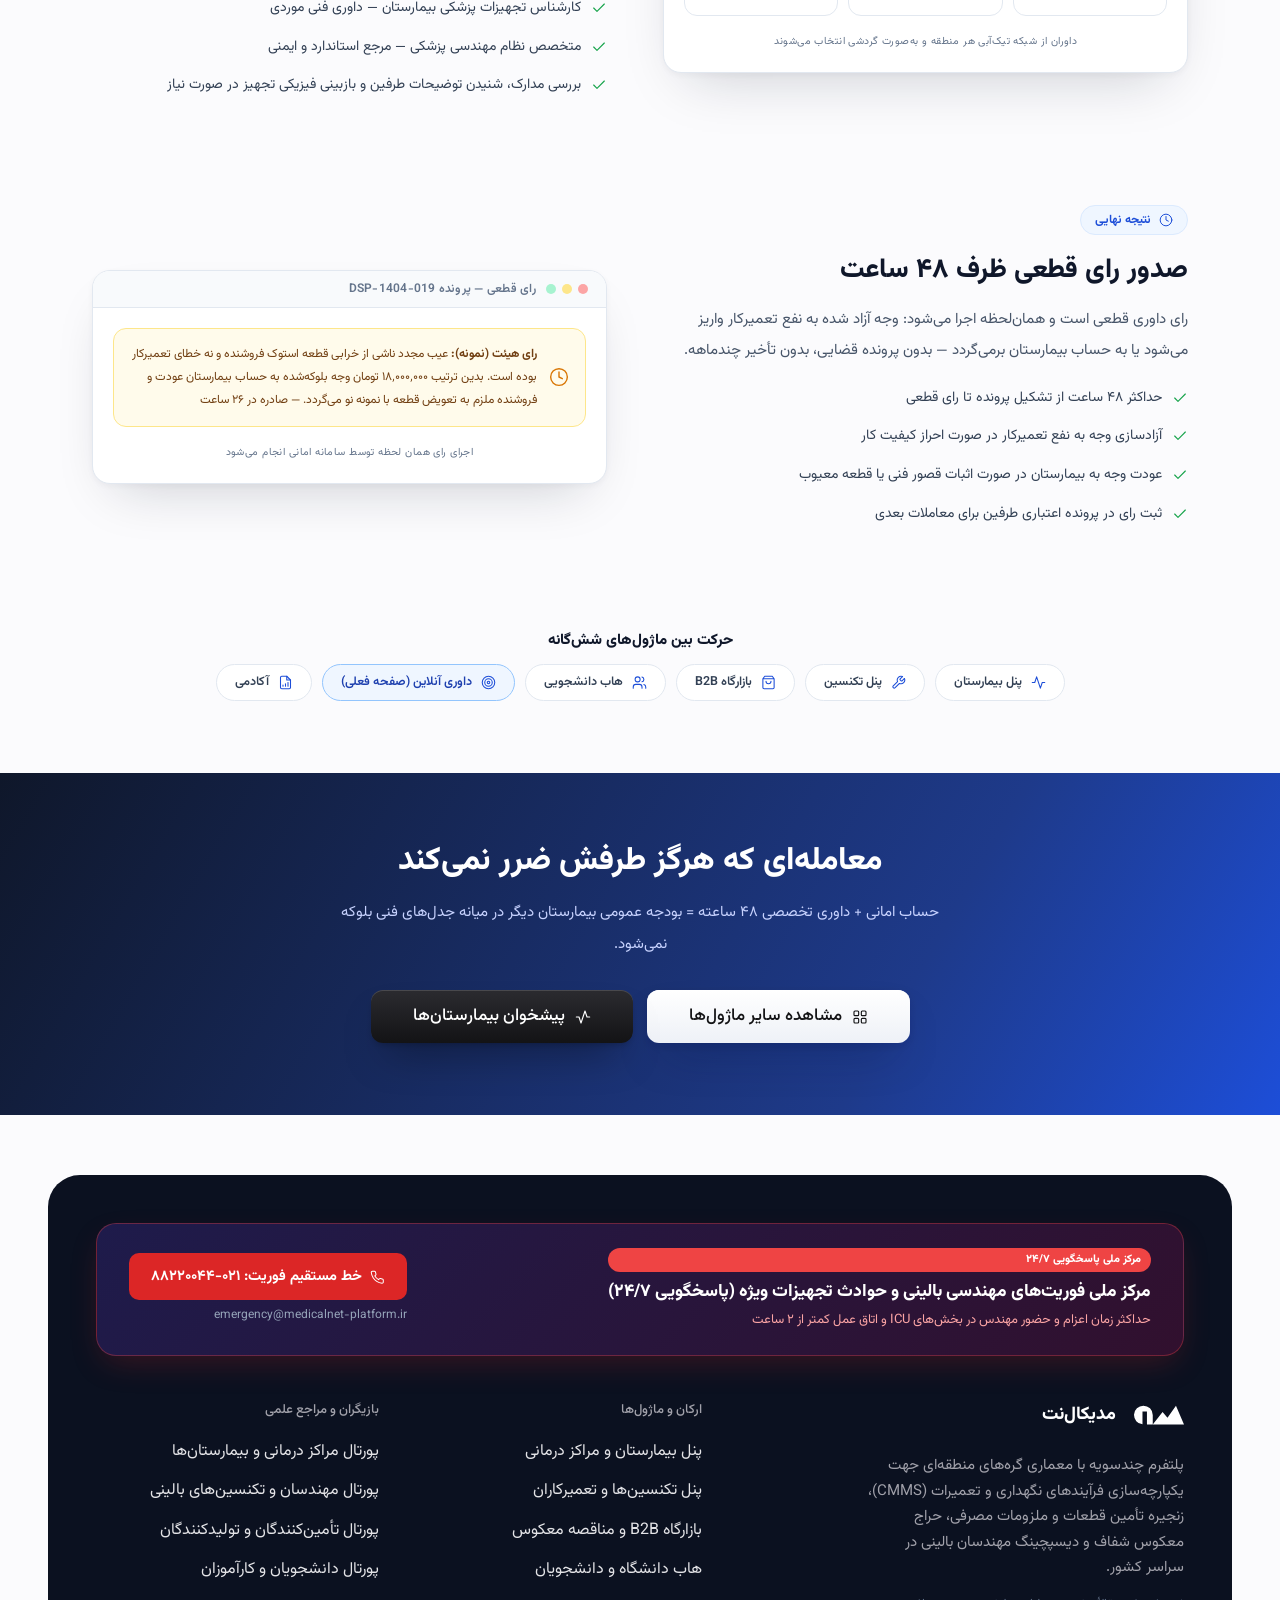
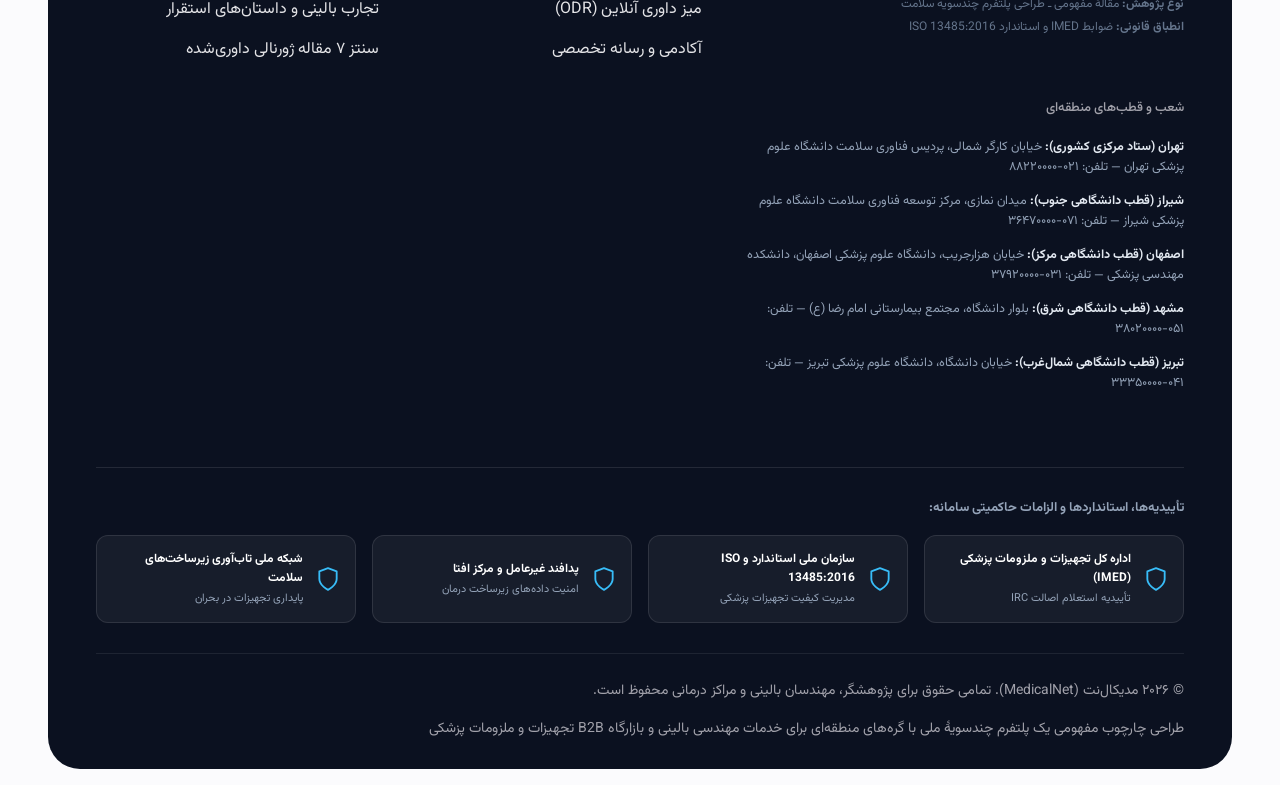
<file: odr.html>
<!doctype html>
<html lang="fa" dir="rtl" class="no-js">
<head>
  <meta charset="utf-8">
  <meta name="viewport" content="width=device-width, initial-scale=1">
  <meta name="referrer" content="strict-origin-when-cross-origin">
  <title>میز داوری آنلاین و حل اختلاف (ODR) | مدیکال‌نت</title>
  <meta name="description" content="سامانه حل اختلاف فنی مدیکال‌نت: ثبت پرونده اختلاف، کارتابل هیئت داوری ۳ نفره و صدور رای قطعی ظرف ۴۸ ساعت بدون نیاز به دادگاه.">
  <meta name="theme-color" content="#1d4ed8">
  <meta property="og:type" content="website">
  <meta property="og:title" content="میز داوری آنلاین و حل اختلاف (ODR) | مدیکال‌نت">
  <meta property="og:description" content="سامانه حل اختلاف فنی مدیکال‌نت: ثبت پرونده اختلاف، کارتابل هیئت داوری ۳ نفره و صدور رای قطعی ظرف ۴۸ ساعت بدون نیاز به دادگاه.">
  <meta property="og:url" content="https://avazpoors-stack.github.io/MedicalNet/odr.html">
  <meta property="og:image" content="https://avazpoors-stack.github.io/MedicalNet/assets/img/og-image.jpg">
  <meta property="og:image:width" content="1200">
  <meta property="og:image:height" content="630">
  <meta property="og:image:alt" content="نمای پیشخوان سامانه مدیکال‌نت — پلتفرم ملی مهندسی بالینی و بازارگاه B2B تجهیزات پزشکی">
  <meta property="og:locale" content="fa_IR">
  <meta name="twitter:card" content="summary_large_image">
  <meta name="twitter:title" content="میز داوری آنلاین و حل اختلاف (ODR) | مدیکال‌نت">
  <meta name="twitter:description" content="سامانه حل اختلاف فنی مدیکال‌نت: ثبت پرونده اختلاف، کارتابل هیئت داوری ۳ نفره و صدور رای قطعی ظرف ۴۸ ساعت بدون نیاز به دادگاه.">
  <meta name="twitter:image" content="https://avazpoors-stack.github.io/MedicalNet/assets/img/og-image.jpg">
  <link rel="canonical" href="https://avazpoors-stack.github.io/MedicalNet/odr.html">
  <link rel="icon" href="assets/img/favicon.svg" type="image/svg+xml">
  <link rel="preconnect" href="https://fonts.googleapis.com">
  <link rel="preconnect" href="https://fonts.gstatic.com" crossorigin>
  <link rel="stylesheet" href="https://fonts.googleapis.com/css2?family=Vazirmatn:wght@100..900&display=swap">
  <link rel="preload" href="assets/fonts/outfit-var.woff2" as="font" type="font/woff2" crossorigin>
  <link rel="preload" href="assets/fonts/dm-sans-var.woff2" as="font" type="font/woff2" crossorigin>
  <link rel="stylesheet" href="assets/css/style.css">
  <link rel="stylesheet" href="assets/css/medicalnet-components.css">
  <link rel="stylesheet" href="assets/css/rtl-override.css">
  <link rel="stylesheet" href="assets/css/module-pages.css">
  <script src="assets/js/rolebar-state.js"></script>
  <script src="assets/js/main.js" defer></script>
</head>
<body id="top">
  <a class="skip-link" href="#main">پرش به محتوای اصلی</a>

  <svg class="sprite" aria-hidden="true" focusable="false" xmlns="http://www.w3.org/2000/svg">
    <symbol id="logo-mark" viewBox="0 0 112 48"><path d="M21 3A21 21 0 0 0 19 44.9V16H29V45H42V24A21 21 0 0 0 21 3Z"/><path d="M42 45 64 17 75 30 94 3 112 45Z"/></symbol>
    <symbol id="i-shield" viewBox="0 0 24 24"><path d="M12 22s8-4 8-10V5l-8-3-8 3v7c0 6 8 10 8 10z"/></symbol>
    <symbol id="i-activity" viewBox="0 0 24 24"><path d="M22 12h-4l-3 9L9 3l-3 9H2"/></symbol>
    <symbol id="i-tool" viewBox="0 0 24 24"><path d="M14.7 6.3a1 1 0 0 0 0 1.4l1.6 1.6a1 1 0 0 0 1.4 0l3.77-3.77a6 6 0 0 1-7.94 7.94l-6.91 6.91a2.12 2.12 0 0 1-3-3l6.91-6.91a6 6 0 0 1 7.94-7.94l-3.76 3.76z"/></symbol>
    <symbol id="i-grid" viewBox="0 0 24 24"><rect width="7" height="7" x="3" y="3" rx="1.5"/><rect width="7" height="7" x="14" y="3" rx="1.5"/><rect width="7" height="7" x="14" y="14" rx="1.5"/><rect width="7" height="7" x="3" y="14" rx="1.5"/></symbol>
    <symbol id="i-cart" viewBox="0 0 24 24"><path d="M6 2 3 6v14a2 2 0 0 0 2 2h14a2 2 0 0 0 2-2V6l-3-4zM3 6h18M16 10a4 4 0 0 1-8 0"/></symbol>
    <symbol id="i-trending-down" viewBox="0 0 24 24"><path d="m23 18-9.5-9.5-5 5L1 6"/><path d="M17 18h6v-6"/></symbol>
    <symbol id="i-trending-up" viewBox="0 0 24 24"><path d="m23 6-9.5 9.5-5-5L1 18"/><path d="M17 6h6v6"/></symbol>
    <symbol id="i-trend" viewBox="0 0 24 24"><path d="M22 7 13.5 15.5 8.5 10.5 2 17"/><path d="M16 7h6v6"/></symbol>
    <symbol id="i-compass" viewBox="0 0 24 24"><circle cx="12" cy="12" r="10"/><path d="m16.24 7.76-2.12 6.36-6.36 2.12 2.12-6.36 6.36-2.12z"/></symbol>
    <symbol id="i-wallet" viewBox="0 0 24 24"><path d="M20 7h-4V4c0-1.1-.9-2-2-2h-4c-1.1 0-2 .9-2 2v3H4c-1.1 0-2 .9-2 2v11c0 1.1.9 2 2 2h16c1.1 0 2-.9 2-2V9c0-1.1-.9-2-2-2zM10 4h4v3h-4V4z"/></symbol>
    <symbol id="i-clock" viewBox="0 0 24 24"><circle cx="12" cy="12" r="10"/><path d="M12 6v6l4 2"/></symbol>
    <symbol id="i-target" viewBox="0 0 24 24"><circle cx="12" cy="12" r="10"/><circle cx="12" cy="12" r="6"/><circle cx="12" cy="12" r="2"/></symbol>
    <symbol id="i-users" viewBox="0 0 24 24"><path d="M16 21v-2a4 4 0 0 0-4-4H6a4 4 0 0 0-4 4v2"/><circle cx="9" cy="7" r="4"/><path d="M22 21v-2a4 4 0 0 0-3-3.87"/><path d="M16 3.13a4 4 0 0 1 0 7.75"/></symbol>
    <symbol id="i-file-chart" viewBox="0 0 24 24"><path d="M14 2H6a2 2 0 0 0-2 2v16a2 2 0 0 0 2 2h12a2 2 0 0 0 2-2V8z"/><path d="M14 2v6h6"/><path d="M8 18v-2"/><path d="M12 18v-4"/><path d="M16 18v-6"/></symbol>
    <symbol id="i-map-pin" viewBox="0 0 24 24"><path d="M21 10c0 7-9 13-9 13s-9-6-9-13a9 9 0 0 1 18 0z"/><circle cx="12" cy="10" r="3"/></symbol>
    <symbol id="i-alert-triangle" viewBox="0 0 24 24"><path d="m10.29 3.86-8.6 14.89A2 2 0 0 0 3.42 22h17.16a2 2 0 0 0 1.73-3.25L13.71 3.86a2 2 0 0 0-3.42 0z"/><path d="M12 9v4"/><path d="M12 17h.01"/></symbol>
    <symbol id="i-phone" viewBox="0 0 24 24"><path d="M22 16.92v3a2 2 0 0 1-2.18 2 19.79 19.79 0 0 1-8.63-3.07 19.5 19.5 0 0 1-6-6 19.79 19.79 0 0 1-3.07-8.67A2 2 0 0 1 4.11 2h3a2 2 0 0 1 2 1.72 12.84 12.84 0 0 0 .7 2.81 2 2 0 0 1-.45 2.11L8.09 9.91a16 16 0 0 0 6 6l1.27-1.27a2 2 0 0 1 2.11-.45 12.84 12.84 0 0 0 2.81.7A2 2 0 0 1 22 16.92z"/></symbol>
    <symbol id="i-refresh" viewBox="0 0 24 24"><path d="M21 12a9 9 0 1 1-9-9c2.52 0 4.93 1 6.74 2.74L21 8"/><path d="M21 3v5h-5"/></symbol>
    <symbol id="i-arrow-right" viewBox="0 0 24 24"><path d="M5 12h14"/><path d="m12 5 7 7-7 7"/></symbol>
    <symbol id="i-pause" viewBox="0 0 24 24"><path d="M9 5v14"/><path d="M15 5v14"/></symbol>
    <symbol id="i-play" viewBox="0 0 24 24"><path d="m7 4 13 8-13 8Z"/></symbol>
    <symbol id="i-search" viewBox="0 0 24 24"><circle cx="11" cy="11" r="8"/><path d="m21 21-4.3-4.3"/></symbol>
    <symbol id="i-help" viewBox="0 0 24 24"><circle cx="12" cy="12" r="10"/><path d="M9.09 9a3 3 0 0 1 5.83 1c0 2-3 3-3 3"/><path d="M12 17h.01"/></symbol>
    <symbol id="i-chevron-right" viewBox="0 0 24 24"><path d="m9 18 6-6-6-6"/></symbol>
    <symbol id="i-chevron-down" viewBox="0 0 24 24"><path d="m6 9 6 6 6-6"/></symbol>
    <symbol id="i-power" viewBox="0 0 24 24"><path d="M12 2v10"/><path d="M18.4 6.6a9 9 0 1 1-12.77.04"/></symbol>
    <symbol id="i-chat" viewBox="0 0 24 24"><path d="M7.9 20A9 9 0 1 0 4 16.1L2 22Z"/><path d="M8 12h.01"/><path d="M12 12h.01"/><path d="M16 12h.01"/></symbol>
    <symbol id="i-menu" viewBox="0 0 24 24"><path d="M4 7h16"/><path d="M4 12h16"/><path d="M4 17h16"/></symbol>
    <symbol id="i-close" viewBox="0 0 24 24"><path d="M18 6 6 18"/><path d="m6 6 12 12"/></symbol>
    <symbol id="i-info" viewBox="0 0 24 24"><circle cx="12" cy="12" r="10"/><path d="M12 16v-4"/><path d="M12 8h.01"/></symbol>
    <symbol id="i-zap" viewBox="0 0 24 24"><path d="M13 2 3 14h9l-1 8 10-12h-9l1-8z"/></symbol>
    <symbol id="i-star" viewBox="0 0 24 24"><path d="m12 2 3.09 6.26L22 9.27l-5 4.87 1.18 6.88L12 17.77l-6.18 3.25L7 14.14 2 9.27l6.91-1.01L12 2z"/></symbol>
    <symbol id="i-check" viewBox="0 0 24 24"><path d="M20 6 9 17l-5-5"/></symbol>
    <!-- Brand Symbols -->
    <symbol id="b-dropbox" viewBox="0 0 24 24"><path d="M6 1.807L0 5.629l6 3.822 6.001-3.822L6 1.807zM18 1.807l-6 3.822 6 3.822 6-3.822-6-3.822zM0 13.274l6 3.822 6.001-3.822L6 9.452l-6 3.822zM18 9.452l-6 3.822 6 3.822 6-3.822-6-3.822zM6 18.371l6.001 3.822 6-3.822-6-3.822L6 18.371z"/></symbol>
    <symbol id="b-notion" viewBox="0 0 24 24"><path d="M4.459 4.208c.746.606 1.026.56 2.428.466l13.215-.793c.28 0 .047-.28-.046-.326L17.86 1.968c-.42-.326-.981-.7-2.055-.607L3.01 2.295c-.466.046-.56.28-.374.466zm.793 3.08v13.904c0 .747.373 1.027 1.214.98l14.523-.84c.841-.046.935-.56.935-1.167V6.354c0-.606-.233-.933-.748-.887l-15.177.887c-.56.047-.747.327-.747.933zm14.337.745c.093.42 0 .84-.42.888l-.7.14v10.264c-.608.327-1.168.514-1.635.514-.748 0-.935-.234-1.495-.933l-4.577-7.186v6.952L12.21 19s0 .84-1.168.84l-3.222.186c-.093-.186 0-.653.327-.746l.84-.233V9.854L7.822 9.76c-.094-.42.14-1.026.793-1.073l3.456-.233 4.764 7.279v-6.44l-1.215-.139c-.093-.514.28-.887.747-.933zM1.936 1.035l13.31-.98c1.634-.14 2.055-.047 3.082.7l4.249 2.986c.7.513.934.653.934 1.213v16.378c0 1.026-.373 1.634-1.68 1.726l-15.458.934c-.98.047-1.448-.093-1.962-.747l-3.129-4.06c-.56-.747-.793-1.306-.793-1.96V2.667c0-.839.374-1.54 1.447-1.632z"/></symbol>
    <symbol id="b-github" viewBox="0 0 24 24"><path d="M12 .297c-6.63 0-12 5.373-12 12 0 5.303 3.438 9.8 8.205 11.385.6.113.82-.258.82-.577 0-.285-.01-1.04-.015-2.04-3.338.724-4.042-1.61-4.042-1.61C4.422 18.07 3.633 17.7 3.633 17.7c-1.087-.744.084-.729.084-.729 1.205.084 1.838 1.236 1.838 1.236 1.07 1.835 2.809 1.305 3.495.998.108-.776.417-1.305.76-1.605-2.665-.3-5.466-1.332-5.466-5.93 0-1.31.465-2.38 1.235-3.22-.135-.303-.54-1.523.105-3.176 0 0 1.005-.322 3.3 1.23.96-.267 1.98-.399 3-.405 1.02.006 2.04.138 3 .405 2.28-1.552 3.285-1.23 3.285-1.23.645 1.653.24 2.873.12 3.176.765.84 1.23 1.91 1.23 3.22 0 4.61-2.805 5.625-5.475 5.92.42.36.81 1.096.81 2.22 0 1.606-.015 2.896-.015 3.286 0 .315.21.69.825.57C20.565 22.092 24 17.592 24 12.297c0-6.627-5.373-12-12-12"/></symbol>
    <symbol id="b-linear" viewBox="0 0 24 24"><path d="M2.886 4.18A11.982 11.982 0 0 1 11.99 0C18.624 0 24 5.376 24 12.009c0 3.64-1.62 6.903-4.18 9.105L2.887 4.18ZM1.817 5.626l16.556 16.556c-.524.33-1.075.62-1.65.866L.951 7.277c.247-.575.537-1.126.866-1.65ZM.322 9.163l14.515 14.515c-.71.172-1.443.282-2.195.322L0 11.358a12 12 0 0 1 .322-2.195Zm-.17 4.862 9.823 9.824a12.02 12.02 0 0 1-9.824-9.824Z"/></symbol>
    <symbol id="b-microsoft" viewBox="0 0 24 24"><rect x="1" y="1" width="10.5" height="10.5" fill="#f25022"/><rect x="12.5" y="1" width="10.5" height="10.5" fill="#7fba00"/><rect x="1" y="12.5" width="10.5" height="10.5" fill="#00a4ef"/><rect x="12.5" y="12.5" width="10.5" height="10.5" fill="#ffb900"/></symbol>
    <symbol id="b-slack" viewBox="0 0 24 24"><rect x="7.2" y="2" width="3.4" height="20" rx="1.7" fill="#36c5f0"/><rect x="13.4" y="2" width="3.4" height="20" rx="1.7" fill="#2eb67d"/><rect x="2" y="7.2" width="20" height="3.4" rx="1.7" fill="#e01e5a"/><rect x="2" y="13.4" width="20" height="3.4" rx="1.7" fill="#ecb22e"/></symbol>
  </svg>

  <!-- ============ Header & Navigation ============ -->
  <header class="site-header" id="site-header">
    <div class="site-header__inner">
      <a class="brand" href="index.html" aria-label="مدیکال‌نت — صفحه اصلی پلتفرم ملی مهندسی بالینی">
        <svg class="brand__mark" viewBox="0 0 112 48" aria-hidden="true"><use href="#logo-mark"/></svg>
        <div class="brand__text-group">
          <span class="brand__name">مدیکال‌نت</span>
          <span class="brand__sub">سامانه جامع مهندسی بالینی و بازارگاه B2B تجهیزات پزشکی</span>
        </div>
      </a>
      <nav class="nav" aria-label="ناوبری اصلی پلتفرم">
        <span class="nav__pill" aria-hidden="true"></span>
        <a class="nav__link" href="index.html">خانه</a>
        <a class="nav__link" href="hospital.html">پنل بیمارستان</a>
        <a class="nav__link" href="technicians.html">پنل تکنسین</a>
        <a class="nav__link" href="marketplace.html">بازارگاه B2B</a>
        <a class="nav__link" href="students.html">هاب دانشجویی</a>
        <a class="nav__link is-active" href="odr.html" aria-current="page">داوری آنلاین</a>
        <a class="nav__link" href="academy.html">آکادمی</a>
      </nav>
      <div class="site-header__actions">
        <span class="badge-version" title="نسخه عملیاتی منطبق بر مقاله پژوهشی">نسخه عملیاتی ۳.۵.۰</span>
        <a href="index.html" class="btn btn--dark btn--sm" data-sparkle>
          <span>ورود به پورتال</span>
          <svg class="ic" aria-hidden="true"><use href="#i-arrow-right"/></svg>
        </a>
        <button class="nav-toggle" type="button" aria-expanded="false" aria-controls="mobile-menu" aria-label="باز کردن منو">
          <svg class="ic" aria-hidden="true"><use href="#i-menu"/></svg>
        </button>
      </div>
    </div>
    <div class="role-bar" id="role-bar">
      <div class="role-bar__inner">
        <span class="role-bar__label">ورود به عنوان:</span>
        <nav class="role-switch" aria-label="انتخاب نقش کاربری و ورود به پیشخوان متناظر">
        <a class="role-switch__btn" href="hospital.html">بیمارستان</a>
        <a class="role-switch__btn" href="technicians.html">تکنسین</a>
        <a class="role-switch__btn" href="marketplace.html">تأمین‌کننده</a>
        <a class="role-switch__btn" href="students.html">دانشجوی کارآموز</a>
        </nav>
      </div>
      <button class="role-bar__toggle" type="button" aria-controls="role-bar" aria-expanded="true" aria-label="بستن نوار انتخاب نقش">
        <svg class="ic" aria-hidden="true"><use href="#i-close"/></svg>
      </button>
    </div>
    <button class="role-bar__reopen" type="button" aria-controls="role-bar" aria-expanded="false" aria-label="باز کردن نوار انتخاب نقش">
      ورود به عنوان
      <svg class="ic" aria-hidden="true"><use href="#i-chevron-down"/></svg>
    </button>
    <div class="mobile-menu" id="mobile-menu" hidden>
      <a href="index.html">خانه — پیشخوان یکپارچه</a>
      <a href="about.html">معرفی پلتفرم و چارچوب علمی</a>
      <a href="hospital.html">پنل بیمارستان و مراکز درمانی</a>
      <a href="technicians.html">پنل تکنسین‌ها و تعمیرکاران</a>
      <a href="marketplace.html">بازارگاه B2B تأمین‌کنندگان</a>
      <a href="students.html">هاب دانشگاه و دانشجویان</a>
      <a href="odr.html">میز داوری آنلاین (ODR)</a>
      <a href="academy.html">آکادمی و رسانه تخصصی</a>
      <div class="mobile-menu__actions">
        <a href="about.html#modules" class="btn btn--dark btn--sm mobile-menu-btn">انتخاب پیشخوان نقش شما</a>
      </div>
    </div>
  </header>

  <main id="main" class="page">

    <!-- ============ Module hero ============ -->
    <section class="module-hero" aria-labelledby="module-hero-title">
      <div class="module-hero__inner">
        <div class="module-hero__badges">
          <span class="module-badge"><svg class="ic" aria-hidden="true"><use href="#i-grid"/></svg>ماژول ۵ از ۶ — حاکمیت داده و اعتماد</span>
          <span class="role-chip"><svg class="ic" aria-hidden="true"><use href="#i-users"/></svg>تضمین امنیت معاملات برای بیمارستان، تکنسین و فروشنده</span>
        </div>
        <h1 class="module-hero__title" id="module-hero-title">میز داوری آنلاین و حل اختلاف (Online Dispute Resolution)</h1>
        <p class="module-hero__lead">اگر قطعه کار نکرد یا دستگاه پس از ۲۴ ساعت دوباره سوخت، بحث و جدل تمام است: وجه در حساب امانی بلوکه مانده و یک هیئت داوری تخصصی ۳ نفره ظرف ۴۸ ساعت رای قطعی صادر می‌کند — بدون نیاز به دادگاه و هزینه وکیل.</p>
        <div class="module-hero__actions">
          <a href="#f-dispute" class="btn btn--dark btn--lg" data-sparkle><svg class="ic" aria-hidden="true"><use href="#i-alert-triangle"/></svg><span>ثبت پرونده اختلاف</span></a>          <a href="#f-panel" class="btn btn--light btn--lg" data-sparkle><svg class="ic" aria-hidden="true"><use href="#i-users"/></svg><span>آشنایی با هیئت داوری</span></a>
        </div>
        <div class="module-hero__stats">
        <div class="mini-stat"><svg class="ic" aria-hidden="true"><use href="#i-clock"/></svg><span><b>۴۸ ساعت</b> حداکثر زمان صدور رای قطعی</span></div>        <div class="mini-stat"><svg class="ic" aria-hidden="true"><use href="#i-users"/></svg><span><b>۳ داور</b> دانشگاه + بیمارستان + نظام مهندسی</span></div>        <div class="mini-stat"><svg class="ic" aria-hidden="true"><use href="#i-wallet"/></svg><span><b>۰ ریال</b> خروج وجه بدون رای — غیرممکن</span></div>
        </div>
      </div>
    </section>

    <!-- ============ Module features ============ -->
    <article class="feature-block" id="f-dispute" data-reveal>
      <div class="feature-block__copy">
        <span class="feature-block__kicker"><svg class="ic" aria-hidden="true"><use href="#i-alert-triangle"/></svg>شروع پرونده</span>
        <h2 class="feature-block__title">ثبت پرونده اختلاف فنی</h2>
        <p class="feature-block__desc">بیمارستان دکمه «گزارش عیب / توقیف وجه» را می‌زند؛ وجه باقی‌مانده قرارداد همان لحظه در حساب امانی مسدود می‌شود و پرونده با تمام مدارک فنی تشکیل می‌گردد.</p>
        <ul class="feature-checklist">
        <li><svg class="ic" aria-hidden="true"><use href="#i-check"/></svg><span>ثبت اختلاف با یک کلیک: گزارش عیب یا خرابی مجدد پس از تحویل</span></li>        <li><svg class="ic" aria-hidden="true"><use href="#i-check"/></svg><span>توقیف خودکار وجه در حساب امانی تا پایان داوری</span></li>        <li><svg class="ic" aria-hidden="true"><use href="#i-check"/></svg><span>پیوست خودکار مدارک: عکس‌ها، وویس‌ها، گزارش تکنسین و شناسنامه دستگاه</span></li>        <li><svg class="ic" aria-hidden="true"><use href="#i-check"/></svg><span>اطلاع‌رسانی هم‌زمان به طرفین با مهلت پاسخ‌گویی مشخص</span></li>
        </ul>
      <p class="feature-note"><svg class="ic" aria-hidden="true"><use href="#i-info"/></svg><span>سناریوی نمونه: دستگاه پس از تعمیر ۲۴ ساعته دوباره سوخت — بیمارستان گزارش می‌دهد، وجه بلوکه می‌شود، داوری آغاز می‌شود.</span></p>      </div>
      <div class="mock-panel">
        <div class="mock-panel__bar">
          <div class="mock-panel__dots"><i></i><i></i><i></i></div>
          <span class="mock-panel__name">پرونده اختلاف DSP-1404-019 — در حال بررسی</span>
        </div>
        <div class="mock-panel__body">
<div class="dispute-flow">
  <div class="dispute-step"><svg class="ic" aria-hidden="true"><use href="#i-alert-triangle"/></svg><span class="dispute-step__t">۱. گزارش عیب</span><span class="dispute-step__d">دکمه «گزارش عیب / توقیف وجه» توسط بیمارستان</span></div>
  <div class="dispute-step"><svg class="ic" aria-hidden="true"><use href="#i-wallet"/></svg><span class="dispute-step__t">۲. توقیف وجه</span><span class="dispute-step__d">۱۸٬۰۰۰٬۰۰۰ تومان در حساب امانی مسدود شد</span></div>
  <div class="dispute-step"><svg class="ic" aria-hidden="true"><use href="#i-file-chart"/></svg><span class="dispute-step__t">۳. تشکیل پرونده</span><span class="dispute-step__d">مدارک فنی، قرارداد و گزارش ۲۴ ساعته پیوست شد</span></div>
</div>
<p class="mock-hint">پرونده ظرف حداکثر ۶ ساعت به هیئت داوری ارجاع می‌شود</p>        </div>
      </div>
    </article>
    <article class="feature-block feature-block--reverse" id="f-panel" data-reveal>
      <div class="feature-block__copy">
        <span class="feature-block__kicker"><svg class="ic" aria-hidden="true"><use href="#i-users"/></svg>ترکیب داوری</span>
        <h2 class="feature-block__title">کارتابل هیئت داوری ۳ نفره</h2>
        <p class="feature-block__desc">هر پرونده توسط سه داور متخصص بررسی می‌شود: نماینده دانشگاه، کارشناس تجهیزات بیمارستان و متخصص نظام مهندسی — نه قاضی عمومی، بلکه افرادی که مدار را می‌فهمند.</p>
        <ul class="feature-checklist">
        <li><svg class="ic" aria-hidden="true"><use href="#i-check"/></svg><span>نماینده دانشگاه — مرجع علمی و نظارت بر فرآیند</span></li>        <li><svg class="ic" aria-hidden="true"><use href="#i-check"/></svg><span>کارشناس تجهیزات پزشکی بیمارستان — داوری فنی موردی</span></li>        <li><svg class="ic" aria-hidden="true"><use href="#i-check"/></svg><span>متخصص نظام مهندسی پزشکی — مرجع استاندارد و ایمنی</span></li>        <li><svg class="ic" aria-hidden="true"><use href="#i-check"/></svg><span>بررسی مدارک، شنیدن توضیحات طرفین و بازبینی فیزیکی تجهیز در صورت نیاز</span></li>
        </ul>
      </div>
      <div class="mock-panel">
        <div class="mock-panel__bar">
          <div class="mock-panel__dots"><i></i><i></i><i></i></div>
          <span class="mock-panel__name">هیئت داوری پرونده DSP-1404-019</span>
        </div>
        <div class="mock-panel__body">
<div class="odr-seats">
  <div class="odr-seat"><span class="odr-seat__av"><svg class="ic" aria-hidden="true"><use href="#i-file-chart"/></svg></span><span class="odr-seat__t">نماینده دانشگاه آزاد</span><span class="odr-seat__d">مرجع علمی — تأیید فرآیند و مدارک</span></div>
  <div class="odr-seat"><span class="odr-seat__av"><svg class="ic" aria-hidden="true"><use href="#i-activity"/></svg></span><span class="odr-seat__t">کارشناس تجهیزات بیمارستان</span><span class="odr-seat__d">داوری فنی — بررسی عیب گزارش‌شده</span></div>
  <div class="odr-seat"><span class="odr-seat__av"><svg class="ic" aria-hidden="true"><use href="#i-shield"/></svg></span><span class="odr-seat__t">متخصص نظام مهندسی</span><span class="odr-seat__d">مرجع استاندارد — انطباق با ضوابط فنی</span></div>
</div>
<p class="mock-hint">داوران از شبکه تیک‌آبی هر منطقه و به‌صورت گردشی انتخاب می‌شوند</p>        </div>
      </div>
    </article>
    <article class="feature-block" id="f-ruling" data-reveal>
      <div class="feature-block__copy">
        <span class="feature-block__kicker"><svg class="ic" aria-hidden="true"><use href="#i-clock"/></svg>نتیجه نهایی</span>
        <h2 class="feature-block__title">صدور رای قطعی ظرف ۴۸ ساعت</h2>
        <p class="feature-block__desc">رای داوری قطعی است و همان‌لحظه اجرا می‌شود: وجه آزاد شده به نفع تعمیرکار واریز می‌شود یا به حساب بیمارستان برمی‌گردد — بدون پرونده قضایی، بدون تأخیر چندماهه.</p>
        <ul class="feature-checklist">
        <li><svg class="ic" aria-hidden="true"><use href="#i-check"/></svg><span>حداکثر ۴۸ ساعت از تشکیل پرونده تا رای قطعی</span></li>        <li><svg class="ic" aria-hidden="true"><use href="#i-check"/></svg><span>آزادسازی وجه به نفع تعمیرکار در صورت احراز کیفیت کار</span></li>        <li><svg class="ic" aria-hidden="true"><use href="#i-check"/></svg><span>عودت وجه به بیمارستان در صورت اثبات قصور فنی یا قطعه معیوب</span></li>        <li><svg class="ic" aria-hidden="true"><use href="#i-check"/></svg><span>ثبت رای در پرونده اعتباری طرفین برای معاملات بعدی</span></li>
        </ul>
      </div>
      <div class="mock-panel">
        <div class="mock-panel__bar">
          <div class="mock-panel__dots"><i></i><i></i><i></i></div>
          <span class="mock-panel__name">رای قطعی — پرونده DSP-1404-019</span>
        </div>
        <div class="mock-panel__body">
<div class="odr-ruling">
  <svg class="ic" aria-hidden="true"><use href="#i-clock"/></svg>
  <span><strong>رای هیئت (نمونه):</strong> عیب مجدد ناشی از خرابی قطعه استوک فروشنده و نه خطای تعمیرکار بوده است. بدین ترتیب ۱۸٬۰۰۰٬۰۰۰ تومان وجه بلوکه‌شده به حساب بیمارستان عودت و فروشنده ملزم به تعویض قطعه با نمونه نو می‌گردد. — صادره در ۲۶ ساعت</span>
</div>
<p class="mock-hint">اجرای رای همان لحظه توسط سامانه امانی انجام می‌شود</p>        </div>
      </div>
    </article>

    <nav class="modules-strip" aria-label="سایر ماژول‌های پلتفرم">
      <p class="modules-strip__t">حرکت بین ماژول‌های شش‌گانه</p>
      <div class="modules-strip__chips">
      <a class="strip-chip" href="hospital.html"><svg class="ic" aria-hidden="true"><use href="#i-activity"/></svg>پنل بیمارستان</a>
      <a class="strip-chip" href="technicians.html"><svg class="ic" aria-hidden="true"><use href="#i-tool"/></svg>پنل تکنسین</a>
      <a class="strip-chip" href="marketplace.html"><svg class="ic" aria-hidden="true"><use href="#i-cart"/></svg>بازارگاه B2B</a>
      <a class="strip-chip" href="students.html"><svg class="ic" aria-hidden="true"><use href="#i-users"/></svg>هاب دانشجویی</a>
      <span class="strip-chip strip-chip--active"><svg class="ic" aria-hidden="true"><use href="#i-target"/></svg>داوری آنلاین (صفحه فعلی)</span>
      <a class="strip-chip" href="academy.html"><svg class="ic" aria-hidden="true"><use href="#i-file-chart"/></svg>آکادمی</a>
      </div>
    </nav>
    <section class="module-cta" aria-labelledby="pcta-title">
      <h2 class="module-cta__t" id="pcta-title">معامله‌ای که هرگز طرفش ضرر نمی‌کند</h2>
      <p class="module-cta__d">حساب امانی + داوری تخصصی ۴۸ ساعته = بودجه عمومی بیمارستان دیگر در میانه جدل‌های فنی بلوکه نمی‌شود.</p>
      <div class="module-hero__actions">
          <a href="about.html#modules" class="btn btn--light btn--lg" data-sparkle><svg class="ic" aria-hidden="true"><use href="#i-grid"/></svg><span>مشاهده سایر ماژول‌ها</span></a>          <a href="hospital.html" class="btn btn--dark btn--lg" data-sparkle><svg class="ic" aria-hidden="true"><use href="#i-activity"/></svg><span>پیشخوان بیمارستان‌ها</span></a>
      </div>
    </section>
  </main>

  <footer class="footer multi-tier-footer" id="footer" aria-labelledby="foot-title">
    <h2 class="sr-only" id="foot-title">اطلاعات تماس، فوریت‌ها و حاکمیت پلتفرم مدیکال‌نت</h2>

    <!-- Emergency Operations Hotline Bar -->
    <div class="emergency-bar">
      <div class="emergency-bar__info">
        <div class="emergency-bar__badge">مرکز ملی پاسخگویی ۲۴/۷</div>
        <h3 class="emergency-bar__title">مرکز ملی فوریت‌های مهندسی بالینی و حوادث تجهیزات ویژه (پاسخگویی ۲۴/۷)</h3>
        <p class="emergency-bar__sla">حداکثر زمان اعزام و حضور مهندس در بخش‌های ICU و اتاق عمل کمتر از ۲ ساعت</p>
      </div>
      <div class="emergency-bar__actions">
        <a href="tel:02188220044" class="emergency-btn">
          <svg class="ic" aria-hidden="true"><use href="#i-phone"/></svg>
          <span>خط مستقیم فوریت: ۰۲۱-۸۸۲۲۰۰۴۴</span>
        </a>
        <span class="emergency-email">emergency@medicalnet-platform.ir</span>
      </div>
    </div>

    <!-- Footer Multi-Column Grid -->
    <div class="footer__grid">
      <div class="footer__brand">
        <a class="footer__logo" href="index.html">
          <svg viewBox="0 0 112 48" aria-hidden="true"><use href="#logo-mark"/></svg>
          <span class="footer__brand-title">مدیکال‌نت</span>
        </a>
        <p class="footer__brand-desc">پلتفرم چندسویه با معماری گره‌های منطقه‌ای جهت یکپارچه‌سازی فرآیندهای نگهداری و تعمیرات (CMMS)، زنجیره تأمین قطعات و ملزومات مصرفی، حراج معکوس شفاف و دیسپچینگ مهندسان بالینی در سراسر کشور.</p>
        <div class="footer__meta-box">
          <div><strong>نوع پژوهش:</strong> مقالهٔ مفهومی ـ طراحی پلتفرم چندسویه سلامت</div>
          <div><strong>انطباق قانونی:</strong> ضوابط IMED و استاندارد ISO 13485:2016</div>
        </div>
      </div>

      <nav class="footer__col" aria-label="ارکان و قابلیت‌های پلتفرم">
        <h3 class="footer__title">ارکان و ماژول‌ها</h3>
        <ul>
          <li><a href="hospital.html">پنل بیمارستان و مراکز درمانی</a></li>
          <li><a href="technicians.html">پنل تکنسین‌ها و تعمیرکاران</a></li>
          <li><a href="marketplace.html">بازارگاه B2B و مناقصه معکوس</a></li>
          <li><a href="students.html">هاب دانشگاه و دانشجویان</a></li>
          <li><a href="odr.html">میز داوری آنلاین (ODR)</a></li>
          <li><a href="academy.html">آکادمی و رسانه تخصصی</a></li>
        </ul>
      </nav>

      <nav class="footer__col" aria-label="بازیگران و مراجع علمی">
        <h3 class="footer__title">بازیگران و مراجع علمی</h3>
        <ul>
          <li><a href="hospital.html">پورتال مراکز درمانی و بیمارستان‌ها</a></li>
          <li><a href="technicians.html">پورتال مهندسان و تکنسین‌های بالینی</a></li>
          <li><a href="marketplace.html">پورتال تأمین‌کنندگان و تولیدکنندگان</a></li>
          <li><a href="students.html">پورتال دانشجویان و کارآموزان</a></li>
          <li><a href="about.html#case-studies">تجارب بالینی و داستان‌های استقرار</a></li>
          <li><a href="about.html#academic-foundation">سنتز ۷ مقاله ژورنالی داوری‌شده</a></li>
        </ul>
      </nav>

      <div class="footer__col footer__col--offices">
        <h3 class="footer__title">شعب و قطب‌های منطقه‌ای</h3>
        <ul class="regional-contacts-list">
          <li>
            <strong>تهران (ستاد مرکزی کشوری):</strong>
            <span>خیابان کارگر شمالی، پردیس فناوری سلامت دانشگاه علوم پزشکی تهران — تلفن: ۰۲۱-۸۸۲۲۰۰۰۰</span>
          </li>
          <li>
            <strong>شیراز (قطب دانشگاهی جنوب):</strong>
            <span>میدان نمازی، مرکز توسعه فناوری سلامت دانشگاه علوم پزشکی شیراز — تلفن: ۰۷۱-۳۶۴۷۰۰۰۰</span>
          </li>
          <li>
            <strong>اصفهان (قطب دانشگاهی مرکز):</strong>
            <span>خیابان هزارجریب، دانشگاه علوم پزشکی اصفهان، دانشکده مهندسی پزشکی — تلفن: ۰۳۱-۳۷۹۲۰۰۰۰</span>
          </li>
          <li>
            <strong>مشهد (قطب دانشگاهی شرق):</strong>
            <span>بلوار دانشگاه، مجتمع بیمارستانی امام رضا (ع) — تلفن: ۰۵۱-۳۸۰۲۰۰۰۰</span>
          </li>
          <li>
            <strong>تبریز (قطب دانشگاهی شمال‌غرب):</strong>
            <span>خیابان دانشگاه، دانشگاه علوم پزشکی تبریز — تلفن: ۰۴۱-۳۳۳۵۰۰۰۰</span>
          </li>
        </ul>
      </div>
    </div>

    <!-- Regulatory Seals -->
    <div class="compliance-seals-section">
      <div class="compliance-seals-title">تأییدیه‌ها، استانداردها و الزامات حاکمیتی سامانه:</div>
      <div class="compliance-seals-grid">
        <div class="seal-card">
          <svg class="ic" aria-hidden="true"><use href="#i-shield"/></svg>
          <div class="seal-card__info">
            <div class="seal-card__auth">اداره کل تجهیزات و ملزومات پزشکی (IMED)</div>
            <div class="seal-card__label">تأییدیه استعلام اصالت IRC</div>
          </div>
        </div>
        <div class="seal-card">
          <svg class="ic" aria-hidden="true"><use href="#i-shield"/></svg>
          <div class="seal-card__info">
            <div class="seal-card__auth">سازمان ملی استاندارد و ISO 13485:2016</div>
            <div class="seal-card__label">مدیریت کیفیت تجهیزات پزشکی</div>
          </div>
        </div>
        <div class="seal-card">
          <svg class="ic" aria-hidden="true"><use href="#i-shield"/></svg>
          <div class="seal-card__info">
            <div class="seal-card__auth">پدافند غیرعامل و مرکز افتا</div>
            <div class="seal-card__label">امنیت داده‌های زیرساخت درمان</div>
          </div>
        </div>
        <div class="seal-card">
          <svg class="ic" aria-hidden="true"><use href="#i-shield"/></svg>
          <div class="seal-card__info">
            <div class="seal-card__auth">شبکه ملی تاب‌آوری زیرساخت‌های سلامت</div>
            <div class="seal-card__label">پایداری تجهیزات در بحران</div>
          </div>
        </div>
      </div>
    </div>

    <!-- Bottom Bar -->
    <div class="footer__bottom">
      <p>© <span id="year">2026</span> مدیکال‌نت (MedicalNet). تمامی حقوق برای پژوهشگر، مهندسان بالینی و مراکز درمانی محفوظ است.</p>
      <p>طراحی چارچوب مفهومی یک پلتفرم چندسویهٔ ملی با گره‌های منطقه‌ای برای خدمات مهندسی بالینی و بازارگاه B2B تجهیزات و ملزومات پزشکی</p>
    </div>
  </footer>
</body>
</html>
</file>
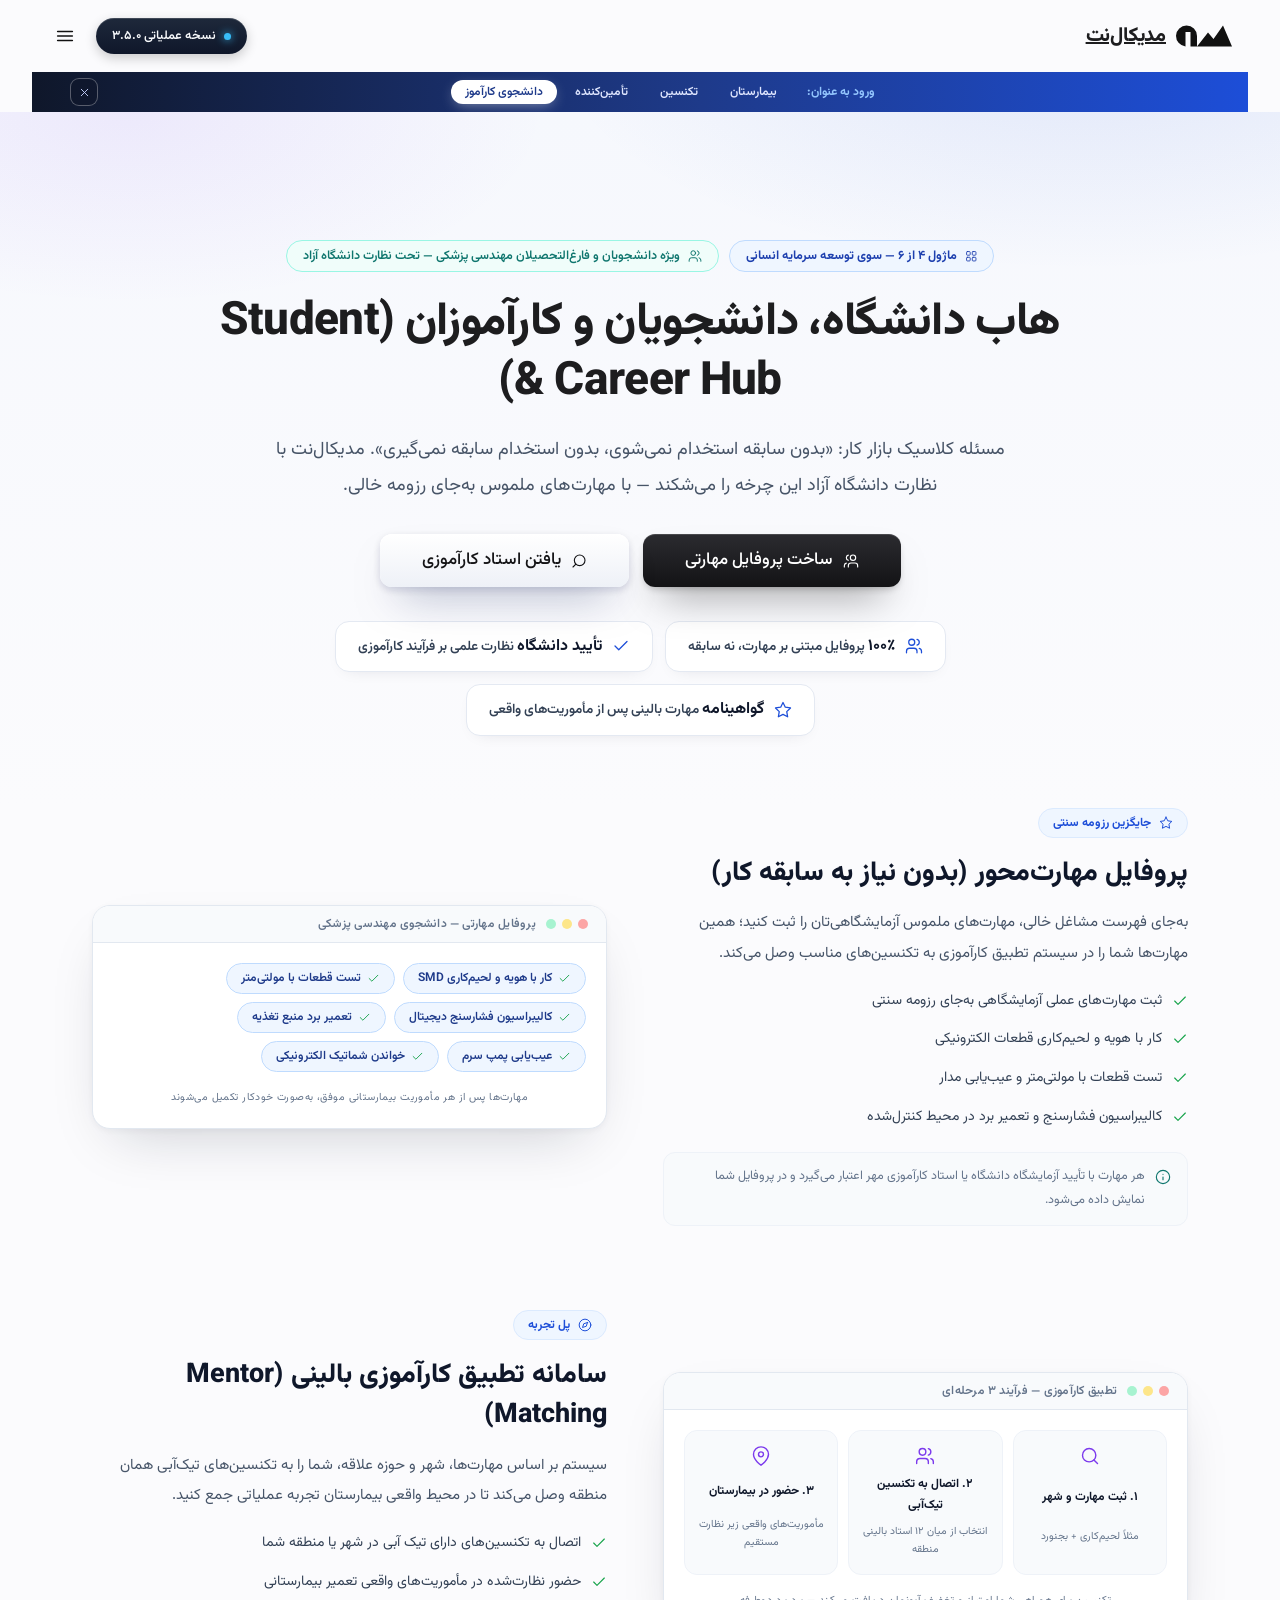
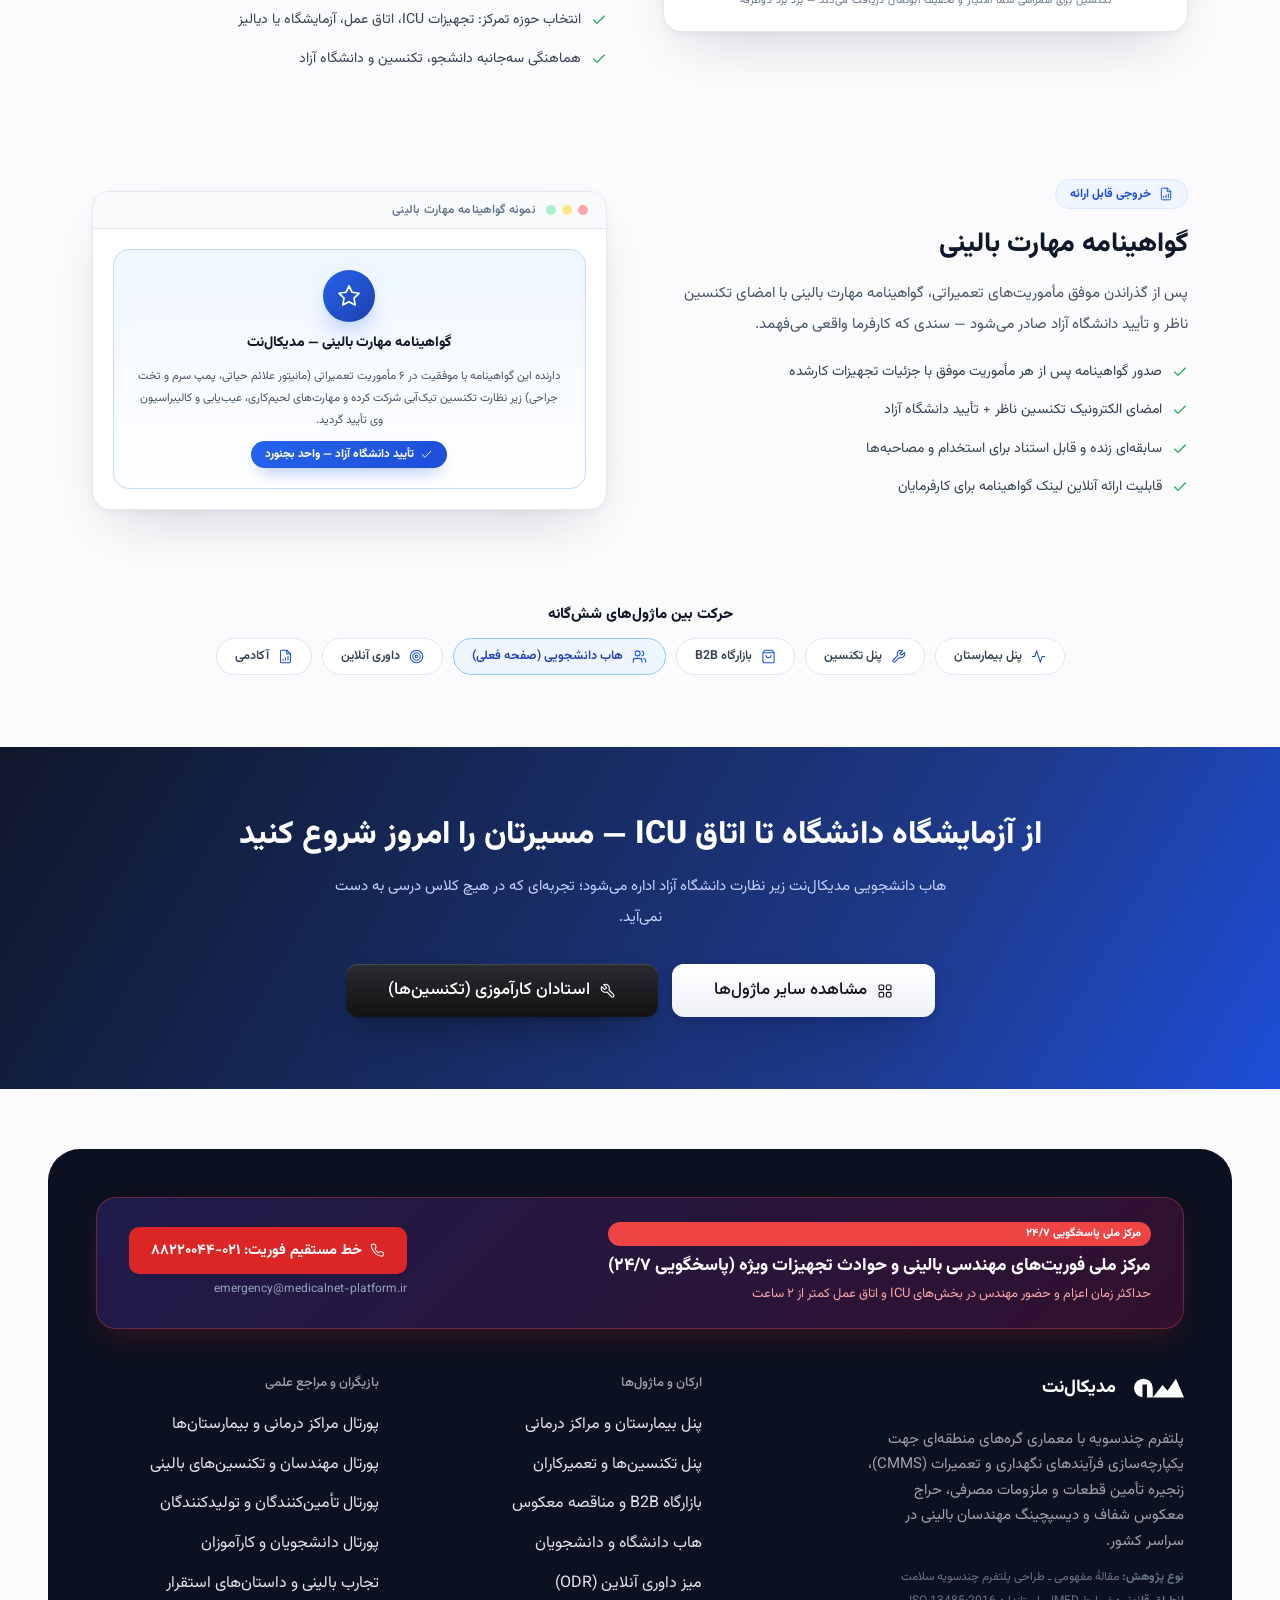
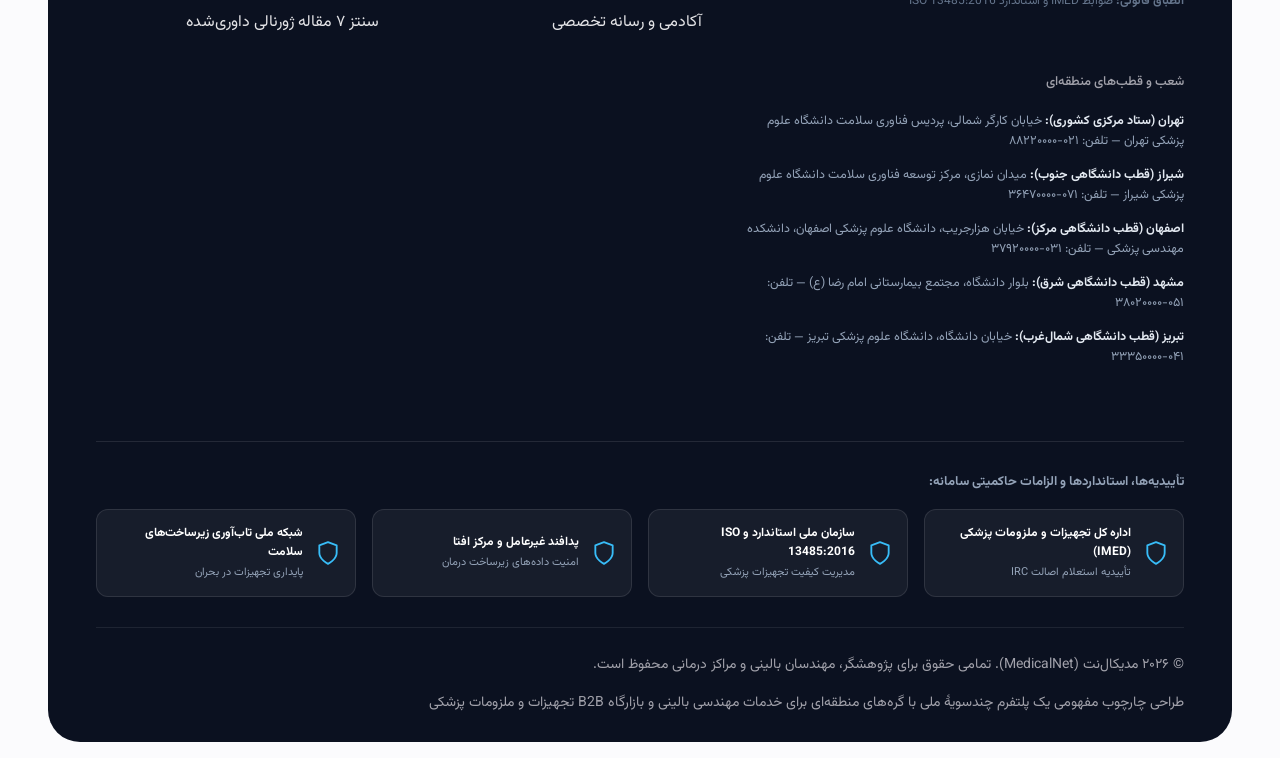
<file: students.html>
<!doctype html>
<html lang="fa" dir="rtl" class="no-js">
<head>
  <meta charset="utf-8">
  <meta name="viewport" content="width=device-width, initial-scale=1">
  <meta name="referrer" content="strict-origin-when-cross-origin">
  <title>هاب دانشگاه، دانشجویان و کارآموزان | مدیکال‌نت</title>
  <meta name="description" content="پیشخوان دانشجویان و فارغ‌التحصیلان مهندسی پزشکی: پروفایل مهارت‌محور بدون نیاز به سابقه کار، تطبیق کارآموزی بالینی و گواهینامه مهارت.">
  <meta name="theme-color" content="#1d4ed8">
  <meta property="og:type" content="website">
  <meta property="og:title" content="هاب دانشگاه، دانشجویان و کارآموزان | مدیکال‌نت">
  <meta property="og:description" content="پیشخوان دانشجویان و فارغ‌التحصیلان مهندسی پزشکی: پروفایل مهارت‌محور بدون نیاز به سابقه کار، تطبیق کارآموزی بالینی و گواهینامه مهارت.">
  <meta property="og:url" content="https://avazpoors-stack.github.io/MedicalNet/students.html">
  <meta property="og:image" content="https://avazpoors-stack.github.io/MedicalNet/assets/img/og-image.jpg">
  <meta property="og:image:width" content="1200">
  <meta property="og:image:height" content="630">
  <meta property="og:image:alt" content="نمای پیشخوان سامانه مدیکال‌نت — پلتفرم ملی مهندسی بالینی و بازارگاه B2B تجهیزات پزشکی">
  <meta property="og:locale" content="fa_IR">
  <meta name="twitter:card" content="summary_large_image">
  <meta name="twitter:title" content="هاب دانشگاه، دانشجویان و کارآموزان | مدیکال‌نت">
  <meta name="twitter:description" content="پیشخوان دانشجویان و فارغ‌التحصیلان مهندسی پزشکی: پروفایل مهارت‌محور بدون نیاز به سابقه کار، تطبیق کارآموزی بالینی و گواهینامه مهارت.">
  <meta name="twitter:image" content="https://avazpoors-stack.github.io/MedicalNet/assets/img/og-image.jpg">
  <link rel="canonical" href="https://avazpoors-stack.github.io/MedicalNet/students.html">
  <link rel="icon" href="assets/img/favicon.svg" type="image/svg+xml">
  <link rel="preconnect" href="https://fonts.googleapis.com">
  <link rel="preconnect" href="https://fonts.gstatic.com" crossorigin>
  <link rel="stylesheet" href="https://fonts.googleapis.com/css2?family=Vazirmatn:wght@100..900&display=swap">
  <link rel="preload" href="assets/fonts/outfit-var.woff2" as="font" type="font/woff2" crossorigin>
  <link rel="preload" href="assets/fonts/dm-sans-var.woff2" as="font" type="font/woff2" crossorigin>
  <link rel="stylesheet" href="assets/css/style.css">
  <link rel="stylesheet" href="assets/css/medicalnet-components.css">
  <link rel="stylesheet" href="assets/css/rtl-override.css">
  <link rel="stylesheet" href="assets/css/module-pages.css">
  <script src="assets/js/rolebar-state.js"></script>
  <script src="assets/js/main.js" defer></script>
</head>
<body id="top">
  <a class="skip-link" href="#main">پرش به محتوای اصلی</a>

  <svg class="sprite" aria-hidden="true" focusable="false" xmlns="http://www.w3.org/2000/svg">
    <symbol id="logo-mark" viewBox="0 0 112 48"><path d="M21 3A21 21 0 0 0 19 44.9V16H29V45H42V24A21 21 0 0 0 21 3Z"/><path d="M42 45 64 17 75 30 94 3 112 45Z"/></symbol>
    <symbol id="i-shield" viewBox="0 0 24 24"><path d="M12 22s8-4 8-10V5l-8-3-8 3v7c0 6 8 10 8 10z"/></symbol>
    <symbol id="i-activity" viewBox="0 0 24 24"><path d="M22 12h-4l-3 9L9 3l-3 9H2"/></symbol>
    <symbol id="i-tool" viewBox="0 0 24 24"><path d="M14.7 6.3a1 1 0 0 0 0 1.4l1.6 1.6a1 1 0 0 0 1.4 0l3.77-3.77a6 6 0 0 1-7.94 7.94l-6.91 6.91a2.12 2.12 0 0 1-3-3l6.91-6.91a6 6 0 0 1 7.94-7.94l-3.76 3.76z"/></symbol>
    <symbol id="i-grid" viewBox="0 0 24 24"><rect width="7" height="7" x="3" y="3" rx="1.5"/><rect width="7" height="7" x="14" y="3" rx="1.5"/><rect width="7" height="7" x="14" y="14" rx="1.5"/><rect width="7" height="7" x="3" y="14" rx="1.5"/></symbol>
    <symbol id="i-cart" viewBox="0 0 24 24"><path d="M6 2 3 6v14a2 2 0 0 0 2 2h14a2 2 0 0 0 2-2V6l-3-4zM3 6h18M16 10a4 4 0 0 1-8 0"/></symbol>
    <symbol id="i-trending-down" viewBox="0 0 24 24"><path d="m23 18-9.5-9.5-5 5L1 6"/><path d="M17 18h6v-6"/></symbol>
    <symbol id="i-trending-up" viewBox="0 0 24 24"><path d="m23 6-9.5 9.5-5-5L1 18"/><path d="M17 6h6v6"/></symbol>
    <symbol id="i-trend" viewBox="0 0 24 24"><path d="M22 7 13.5 15.5 8.5 10.5 2 17"/><path d="M16 7h6v6"/></symbol>
    <symbol id="i-compass" viewBox="0 0 24 24"><circle cx="12" cy="12" r="10"/><path d="m16.24 7.76-2.12 6.36-6.36 2.12 2.12-6.36 6.36-2.12z"/></symbol>
    <symbol id="i-wallet" viewBox="0 0 24 24"><path d="M20 7h-4V4c0-1.1-.9-2-2-2h-4c-1.1 0-2 .9-2 2v3H4c-1.1 0-2 .9-2 2v11c0 1.1.9 2 2 2h16c1.1 0 2-.9 2-2V9c0-1.1-.9-2-2-2zM10 4h4v3h-4V4z"/></symbol>
    <symbol id="i-clock" viewBox="0 0 24 24"><circle cx="12" cy="12" r="10"/><path d="M12 6v6l4 2"/></symbol>
    <symbol id="i-target" viewBox="0 0 24 24"><circle cx="12" cy="12" r="10"/><circle cx="12" cy="12" r="6"/><circle cx="12" cy="12" r="2"/></symbol>
    <symbol id="i-users" viewBox="0 0 24 24"><path d="M16 21v-2a4 4 0 0 0-4-4H6a4 4 0 0 0-4 4v2"/><circle cx="9" cy="7" r="4"/><path d="M22 21v-2a4 4 0 0 0-3-3.87"/><path d="M16 3.13a4 4 0 0 1 0 7.75"/></symbol>
    <symbol id="i-file-chart" viewBox="0 0 24 24"><path d="M14 2H6a2 2 0 0 0-2 2v16a2 2 0 0 0 2 2h12a2 2 0 0 0 2-2V8z"/><path d="M14 2v6h6"/><path d="M8 18v-2"/><path d="M12 18v-4"/><path d="M16 18v-6"/></symbol>
    <symbol id="i-map-pin" viewBox="0 0 24 24"><path d="M21 10c0 7-9 13-9 13s-9-6-9-13a9 9 0 0 1 18 0z"/><circle cx="12" cy="10" r="3"/></symbol>
    <symbol id="i-alert-triangle" viewBox="0 0 24 24"><path d="m10.29 3.86-8.6 14.89A2 2 0 0 0 3.42 22h17.16a2 2 0 0 0 1.73-3.25L13.71 3.86a2 2 0 0 0-3.42 0z"/><path d="M12 9v4"/><path d="M12 17h.01"/></symbol>
    <symbol id="i-phone" viewBox="0 0 24 24"><path d="M22 16.92v3a2 2 0 0 1-2.18 2 19.79 19.79 0 0 1-8.63-3.07 19.5 19.5 0 0 1-6-6 19.79 19.79 0 0 1-3.07-8.67A2 2 0 0 1 4.11 2h3a2 2 0 0 1 2 1.72 12.84 12.84 0 0 0 .7 2.81 2 2 0 0 1-.45 2.11L8.09 9.91a16 16 0 0 0 6 6l1.27-1.27a2 2 0 0 1 2.11-.45 12.84 12.84 0 0 0 2.81.7A2 2 0 0 1 22 16.92z"/></symbol>
    <symbol id="i-refresh" viewBox="0 0 24 24"><path d="M21 12a9 9 0 1 1-9-9c2.52 0 4.93 1 6.74 2.74L21 8"/><path d="M21 3v5h-5"/></symbol>
    <symbol id="i-arrow-right" viewBox="0 0 24 24"><path d="M5 12h14"/><path d="m12 5 7 7-7 7"/></symbol>
    <symbol id="i-pause" viewBox="0 0 24 24"><path d="M9 5v14"/><path d="M15 5v14"/></symbol>
    <symbol id="i-play" viewBox="0 0 24 24"><path d="m7 4 13 8-13 8Z"/></symbol>
    <symbol id="i-search" viewBox="0 0 24 24"><circle cx="11" cy="11" r="8"/><path d="m21 21-4.3-4.3"/></symbol>
    <symbol id="i-help" viewBox="0 0 24 24"><circle cx="12" cy="12" r="10"/><path d="M9.09 9a3 3 0 0 1 5.83 1c0 2-3 3-3 3"/><path d="M12 17h.01"/></symbol>
    <symbol id="i-chevron-right" viewBox="0 0 24 24"><path d="m9 18 6-6-6-6"/></symbol>
    <symbol id="i-chevron-down" viewBox="0 0 24 24"><path d="m6 9 6 6 6-6"/></symbol>
    <symbol id="i-power" viewBox="0 0 24 24"><path d="M12 2v10"/><path d="M18.4 6.6a9 9 0 1 1-12.77.04"/></symbol>
    <symbol id="i-chat" viewBox="0 0 24 24"><path d="M7.9 20A9 9 0 1 0 4 16.1L2 22Z"/><path d="M8 12h.01"/><path d="M12 12h.01"/><path d="M16 12h.01"/></symbol>
    <symbol id="i-menu" viewBox="0 0 24 24"><path d="M4 7h16"/><path d="M4 12h16"/><path d="M4 17h16"/></symbol>
    <symbol id="i-close" viewBox="0 0 24 24"><path d="M18 6 6 18"/><path d="m6 6 12 12"/></symbol>
    <symbol id="i-info" viewBox="0 0 24 24"><circle cx="12" cy="12" r="10"/><path d="M12 16v-4"/><path d="M12 8h.01"/></symbol>
    <symbol id="i-zap" viewBox="0 0 24 24"><path d="M13 2 3 14h9l-1 8 10-12h-9l1-8z"/></symbol>
    <symbol id="i-star" viewBox="0 0 24 24"><path d="m12 2 3.09 6.26L22 9.27l-5 4.87 1.18 6.88L12 17.77l-6.18 3.25L7 14.14 2 9.27l6.91-1.01L12 2z"/></symbol>
    <symbol id="i-check" viewBox="0 0 24 24"><path d="M20 6 9 17l-5-5"/></symbol>
    <!-- Brand Symbols -->
    <symbol id="b-dropbox" viewBox="0 0 24 24"><path d="M6 1.807L0 5.629l6 3.822 6.001-3.822L6 1.807zM18 1.807l-6 3.822 6 3.822 6-3.822-6-3.822zM0 13.274l6 3.822 6.001-3.822L6 9.452l-6 3.822zM18 9.452l-6 3.822 6 3.822 6-3.822-6-3.822zM6 18.371l6.001 3.822 6-3.822-6-3.822L6 18.371z"/></symbol>
    <symbol id="b-notion" viewBox="0 0 24 24"><path d="M4.459 4.208c.746.606 1.026.56 2.428.466l13.215-.793c.28 0 .047-.28-.046-.326L17.86 1.968c-.42-.326-.981-.7-2.055-.607L3.01 2.295c-.466.046-.56.28-.374.466zm.793 3.08v13.904c0 .747.373 1.027 1.214.98l14.523-.84c.841-.046.935-.56.935-1.167V6.354c0-.606-.233-.933-.748-.887l-15.177.887c-.56.047-.747.327-.747.933zm14.337.745c.093.42 0 .84-.42.888l-.7.14v10.264c-.608.327-1.168.514-1.635.514-.748 0-.935-.234-1.495-.933l-4.577-7.186v6.952L12.21 19s0 .84-1.168.84l-3.222.186c-.093-.186 0-.653.327-.746l.84-.233V9.854L7.822 9.76c-.094-.42.14-1.026.793-1.073l3.456-.233 4.764 7.279v-6.44l-1.215-.139c-.093-.514.28-.887.747-.933zM1.936 1.035l13.31-.98c1.634-.14 2.055-.047 3.082.7l4.249 2.986c.7.513.934.653.934 1.213v16.378c0 1.026-.373 1.634-1.68 1.726l-15.458.934c-.98.047-1.448-.093-1.962-.747l-3.129-4.06c-.56-.747-.793-1.306-.793-1.96V2.667c0-.839.374-1.54 1.447-1.632z"/></symbol>
    <symbol id="b-github" viewBox="0 0 24 24"><path d="M12 .297c-6.63 0-12 5.373-12 12 0 5.303 3.438 9.8 8.205 11.385.6.113.82-.258.82-.577 0-.285-.01-1.04-.015-2.04-3.338.724-4.042-1.61-4.042-1.61C4.422 18.07 3.633 17.7 3.633 17.7c-1.087-.744.084-.729.084-.729 1.205.084 1.838 1.236 1.838 1.236 1.07 1.835 2.809 1.305 3.495.998.108-.776.417-1.305.76-1.605-2.665-.3-5.466-1.332-5.466-5.93 0-1.31.465-2.38 1.235-3.22-.135-.303-.54-1.523.105-3.176 0 0 1.005-.322 3.3 1.23.96-.267 1.98-.399 3-.405 1.02.006 2.04.138 3 .405 2.28-1.552 3.285-1.23 3.285-1.23.645 1.653.24 2.873.12 3.176.765.84 1.23 1.91 1.23 3.22 0 4.61-2.805 5.625-5.475 5.92.42.36.81 1.096.81 2.22 0 1.606-.015 2.896-.015 3.286 0 .315.21.69.825.57C20.565 22.092 24 17.592 24 12.297c0-6.627-5.373-12-12-12"/></symbol>
    <symbol id="b-linear" viewBox="0 0 24 24"><path d="M2.886 4.18A11.982 11.982 0 0 1 11.99 0C18.624 0 24 5.376 24 12.009c0 3.64-1.62 6.903-4.18 9.105L2.887 4.18ZM1.817 5.626l16.556 16.556c-.524.33-1.075.62-1.65.866L.951 7.277c.247-.575.537-1.126.866-1.65ZM.322 9.163l14.515 14.515c-.71.172-1.443.282-2.195.322L0 11.358a12 12 0 0 1 .322-2.195Zm-.17 4.862 9.823 9.824a12.02 12.02 0 0 1-9.824-9.824Z"/></symbol>
    <symbol id="b-microsoft" viewBox="0 0 24 24"><rect x="1" y="1" width="10.5" height="10.5" fill="#f25022"/><rect x="12.5" y="1" width="10.5" height="10.5" fill="#7fba00"/><rect x="1" y="12.5" width="10.5" height="10.5" fill="#00a4ef"/><rect x="12.5" y="12.5" width="10.5" height="10.5" fill="#ffb900"/></symbol>
    <symbol id="b-slack" viewBox="0 0 24 24"><rect x="7.2" y="2" width="3.4" height="20" rx="1.7" fill="#36c5f0"/><rect x="13.4" y="2" width="3.4" height="20" rx="1.7" fill="#2eb67d"/><rect x="2" y="7.2" width="20" height="3.4" rx="1.7" fill="#e01e5a"/><rect x="2" y="13.4" width="20" height="3.4" rx="1.7" fill="#ecb22e"/></symbol>
  </svg>

  <!-- ============ Header & Navigation ============ -->
  <header class="site-header" id="site-header">
    <div class="site-header__inner">
      <a class="brand" href="index.html" aria-label="مدیکال‌نت — صفحه اصلی پلتفرم ملی مهندسی بالینی">
        <svg class="brand__mark" viewBox="0 0 112 48" aria-hidden="true"><use href="#logo-mark"/></svg>
        <div class="brand__text-group">
          <span class="brand__name">مدیکال‌نت</span>
          <span class="brand__sub">سامانه جامع مهندسی بالینی و بازارگاه B2B تجهیزات پزشکی</span>
        </div>
      </a>
      <nav class="nav" aria-label="ناوبری اصلی پلتفرم">
        <span class="nav__pill" aria-hidden="true"></span>
        <a class="nav__link" href="index.html">خانه</a>
        <a class="nav__link" href="hospital.html">پنل بیمارستان</a>
        <a class="nav__link" href="technicians.html">پنل تکنسین</a>
        <a class="nav__link" href="marketplace.html">بازارگاه B2B</a>
        <a class="nav__link is-active" href="students.html" aria-current="page">هاب دانشجویی</a>
        <a class="nav__link" href="odr.html">داوری آنلاین</a>
        <a class="nav__link" href="academy.html">آکادمی</a>
      </nav>
      <div class="site-header__actions">
        <span class="badge-version" title="نسخه عملیاتی منطبق بر مقاله پژوهشی">نسخه عملیاتی ۳.۵.۰</span>
        <a href="index.html" class="btn btn--dark btn--sm" data-sparkle>
          <span>ورود به پورتال</span>
          <svg class="ic" aria-hidden="true"><use href="#i-arrow-right"/></svg>
        </a>
        <button class="nav-toggle" type="button" aria-expanded="false" aria-controls="mobile-menu" aria-label="باز کردن منو">
          <svg class="ic" aria-hidden="true"><use href="#i-menu"/></svg>
        </button>
      </div>
    </div>
    <div class="role-bar" id="role-bar">
      <div class="role-bar__inner">
        <span class="role-bar__label">ورود به عنوان:</span>
        <nav class="role-switch" aria-label="انتخاب نقش کاربری و ورود به پیشخوان متناظر">
        <a class="role-switch__btn" href="hospital.html">بیمارستان</a>
        <a class="role-switch__btn" href="technicians.html">تکنسین</a>
        <a class="role-switch__btn" href="marketplace.html">تأمین‌کننده</a>
        <a class="role-switch__btn is-active" href="students.html">دانشجوی کارآموز</a>
        </nav>
      </div>
      <button class="role-bar__toggle" type="button" aria-controls="role-bar" aria-expanded="true" aria-label="بستن نوار انتخاب نقش">
        <svg class="ic" aria-hidden="true"><use href="#i-close"/></svg>
      </button>
    </div>
    <button class="role-bar__reopen" type="button" aria-controls="role-bar" aria-expanded="false" aria-label="باز کردن نوار انتخاب نقش">
      ورود به عنوان
      <svg class="ic" aria-hidden="true"><use href="#i-chevron-down"/></svg>
    </button>
    <div class="mobile-menu" id="mobile-menu" hidden>
      <a href="index.html">خانه — پیشخوان یکپارچه</a>
      <a href="about.html">معرفی پلتفرم و چارچوب علمی</a>
      <a href="hospital.html">پنل بیمارستان و مراکز درمانی</a>
      <a href="technicians.html">پنل تکنسین‌ها و تعمیرکاران</a>
      <a href="marketplace.html">بازارگاه B2B تأمین‌کنندگان</a>
      <a href="students.html">هاب دانشگاه و دانشجویان</a>
      <a href="odr.html">میز داوری آنلاین (ODR)</a>
      <a href="academy.html">آکادمی و رسانه تخصصی</a>
      <div class="mobile-menu__actions">
        <a href="about.html#modules" class="btn btn--dark btn--sm mobile-menu-btn">انتخاب پیشخوان نقش شما</a>
      </div>
    </div>
  </header>

  <main id="main" class="page">

    <!-- ============ Module hero ============ -->
    <section class="module-hero" aria-labelledby="module-hero-title">
      <div class="module-hero__inner">
        <div class="module-hero__badges">
          <span class="module-badge"><svg class="ic" aria-hidden="true"><use href="#i-grid"/></svg>ماژول ۴ از ۶ — سوی توسعه سرمایه انسانی</span>
          <span class="role-chip"><svg class="ic" aria-hidden="true"><use href="#i-users"/></svg>ویژه دانشجویان و فارغ‌التحصیلان مهندسی پزشکی — تحت نظارت دانشگاه آزاد</span>
        </div>
        <h1 class="module-hero__title" id="module-hero-title">هاب دانشگاه، دانشجویان و کارآموزان (Student & Career Hub)</h1>
        <p class="module-hero__lead">مسئله کلاسیک بازار کار: «بدون سابقه استخدام نمی‌شوی، بدون استخدام سابقه نمی‌گیری». مدیکال‌نت با نظارت دانشگاه آزاد این چرخه را می‌شکند — با مهارت‌های ملموس به‌جای رزومه خالی.</p>
        <div class="module-hero__actions">
          <a href="#f-profile" class="btn btn--dark btn--lg" data-sparkle><svg class="ic" aria-hidden="true"><use href="#i-users"/></svg><span>ساخت پروفایل مهارتی</span></a>          <a href="#f-mentor" class="btn btn--light btn--lg" data-sparkle><svg class="ic" aria-hidden="true"><use href="#i-search"/></svg><span>یافتن استاد کارآموزی</span></a>
        </div>
        <div class="module-hero__stats">
        <div class="mini-stat"><svg class="ic" aria-hidden="true"><use href="#i-users"/></svg><span><b>۱۰۰٪</b> پروفایل مبتنی بر مهارت، نه سابقه</span></div>        <div class="mini-stat"><svg class="ic" aria-hidden="true"><use href="#i-check"/></svg><span><b>تأیید دانشگاه</b> نظارت علمی بر فرآیند کارآموزی</span></div>        <div class="mini-stat"><svg class="ic" aria-hidden="true"><use href="#i-star"/></svg><span><b>گواهینامه</b> مهارت بالینی پس از مأموریت‌های واقعی</span></div>
        </div>
      </div>
    </section>

    <!-- ============ Module features ============ -->
    <article class="feature-block" id="f-profile" data-reveal>
      <div class="feature-block__copy">
        <span class="feature-block__kicker"><svg class="ic" aria-hidden="true"><use href="#i-star"/></svg>جایگزین رزومه سنتی</span>
        <h2 class="feature-block__title">پروفایل مهارت‌محور (بدون نیاز به سابقه کار)</h2>
        <p class="feature-block__desc">به‌جای فهرست مشاغل خالی، مهارت‌های ملموس آزمایشگاهی‌تان را ثبت کنید؛ همین مهارت‌ها شما را در سیستم تطبیق کارآموزی به تکنسین‌های مناسب وصل می‌کند.</p>
        <ul class="feature-checklist">
        <li><svg class="ic" aria-hidden="true"><use href="#i-check"/></svg><span>ثبت مهارت‌های عملی آزمایشگاهی به‌جای رزومه سنتی</span></li>        <li><svg class="ic" aria-hidden="true"><use href="#i-check"/></svg><span>کار با هویه و لحیم‌کاری قطعات الکترونیکی</span></li>        <li><svg class="ic" aria-hidden="true"><use href="#i-check"/></svg><span>تست قطعات با مولتی‌متر و عیب‌یابی مدار</span></li>        <li><svg class="ic" aria-hidden="true"><use href="#i-check"/></svg><span>کالیبراسیون فشارسنج و تعمیر برد در محیط کنترل‌شده</span></li>
        </ul>
      <p class="feature-note"><svg class="ic" aria-hidden="true"><use href="#i-info"/></svg><span>هر مهارت با تأیید آزمایشگاه دانشگاه یا استاد کارآموزی مهر اعتبار می‌گیرد و در پروفایل شما نمایش داده می‌شود.</span></p>      </div>
      <div class="mock-panel">
        <div class="mock-panel__bar">
          <div class="mock-panel__dots"><i></i><i></i><i></i></div>
          <span class="mock-panel__name">پروفایل مهارتی — دانشجوی مهندسی پزشکی</span>
        </div>
        <div class="mock-panel__body">
<div class="skill-chips">
  <span class="skill-chip"><svg class="ic" aria-hidden="true"><use href="#i-check"/></svg>کار با هویه و لحیم‌کاری SMD</span>
  <span class="skill-chip"><svg class="ic" aria-hidden="true"><use href="#i-check"/></svg>تست قطعات با مولتی‌متر</span>
  <span class="skill-chip"><svg class="ic" aria-hidden="true"><use href="#i-check"/></svg>کالیبراسیون فشارسنج دیجیتال</span>
  <span class="skill-chip"><svg class="ic" aria-hidden="true"><use href="#i-check"/></svg>تعمیر برد منبع تغذیه</span>
  <span class="skill-chip"><svg class="ic" aria-hidden="true"><use href="#i-check"/></svg>عیب‌یابی پمپ سرم</span>
  <span class="skill-chip"><svg class="ic" aria-hidden="true"><use href="#i-check"/></svg>خواندن شماتیک الکترونیکی</span>
</div>
<p class="mock-hint">مهارت‌ها پس از هر مأموریت بیمارستانی موفق، به‌صورت خودکار تکمیل می‌شوند</p>        </div>
      </div>
    </article>
    <article class="feature-block feature-block--reverse" id="f-mentor" data-reveal>
      <div class="feature-block__copy">
        <span class="feature-block__kicker"><svg class="ic" aria-hidden="true"><use href="#i-compass"/></svg>پل تجربه</span>
        <h2 class="feature-block__title">سامانه تطبیق کارآموزی بالینی (Mentor Matching)</h2>
        <p class="feature-block__desc">سیستم بر اساس مهارت‌ها، شهر و حوزه علاقه، شما را به تکنسین‌های تیک‌آبی همان منطقه وصل می‌کند تا در محیط واقعی بیمارستان تجربه عملیاتی جمع کنید.</p>
        <ul class="feature-checklist">
        <li><svg class="ic" aria-hidden="true"><use href="#i-check"/></svg><span>اتصال به تکنسین‌های دارای تیک آبی در شهر یا منطقه شما</span></li>        <li><svg class="ic" aria-hidden="true"><use href="#i-check"/></svg><span>حضور نظارت‌شده در مأموریت‌های واقعی تعمیر بیمارستانی</span></li>        <li><svg class="ic" aria-hidden="true"><use href="#i-check"/></svg><span>انتخاب حوزه تمرکز: تجهیزات ICU، اتاق عمل، آزمایشگاه یا دیالیز</span></li>        <li><svg class="ic" aria-hidden="true"><use href="#i-check"/></svg><span>هماهنگی سه‌جانبه دانشجو، تکنسین و دانشگاه آزاد</span></li>
        </ul>
      </div>
      <div class="mock-panel">
        <div class="mock-panel__bar">
          <div class="mock-panel__dots"><i></i><i></i><i></i></div>
          <span class="mock-panel__name">تطبیق کارآموزی — فرآیند ۳ مرحله‌ای</span>
        </div>
        <div class="mock-panel__body">
<div class="mentor-flow">
  <div class="mentor-step"><svg class="ic" aria-hidden="true"><use href="#i-search"/></svg><span class="mentor-step__t">۱. ثبت مهارت و شهر</span><span class="mentor-step__d">مثلاً لحیم‌کاری + بجنورد</span></div>
  <div class="mentor-step"><svg class="ic" aria-hidden="true"><use href="#i-users"/></svg><span class="mentor-step__t">۲. اتصال به تکنسین تیک‌آبی</span><span class="mentor-step__d">انتخاب از میان ۱۲ استاد بالینی منطقه</span></div>
  <div class="mentor-step"><svg class="ic" aria-hidden="true"><use href="#i-map-pin"/></svg><span class="mentor-step__t">۳. حضور در بیمارستان</span><span class="mentor-step__d">مأموریت‌های واقعی زیر نظارت مستقیم</span></div>
</div>
<p class="mock-hint">تکنسین برای همراهی شما امتیاز و تخفیف آبونمان دریافت می‌کند — برد برد دوطرفه</p>        </div>
      </div>
    </article>
    <article class="feature-block" id="f-cert" data-reveal>
      <div class="feature-block__copy">
        <span class="feature-block__kicker"><svg class="ic" aria-hidden="true"><use href="#i-file-chart"/></svg>خروجی قابل ارائه</span>
        <h2 class="feature-block__title">گواهینامه مهارت بالینی</h2>
        <p class="feature-block__desc">پس از گذراندن موفق مأموریت‌های تعمیراتی، گواهینامه مهارت بالینی با امضای تکنسین ناظر و تأیید دانشگاه آزاد صادر می‌شود — سندی که کارفرما واقعی می‌فهمد.</p>
        <ul class="feature-checklist">
        <li><svg class="ic" aria-hidden="true"><use href="#i-check"/></svg><span>صدور گواهینامه پس از هر مأموریت موفق با جزئیات تجهیزات کارشده</span></li>        <li><svg class="ic" aria-hidden="true"><use href="#i-check"/></svg><span>امضای الکترونیک تکنسین ناظر + تأیید دانشگاه آزاد</span></li>        <li><svg class="ic" aria-hidden="true"><use href="#i-check"/></svg><span>سابقه‌ای زنده و قابل استناد برای استخدام و مصاحبه‌ها</span></li>        <li><svg class="ic" aria-hidden="true"><use href="#i-check"/></svg><span>قابلیت ارائه آنلاین لینک گواهینامه برای کارفرمایان</span></li>
        </ul>
      </div>
      <div class="mock-panel">
        <div class="mock-panel__bar">
          <div class="mock-panel__dots"><i></i><i></i><i></i></div>
          <span class="mock-panel__name">نمونه گواهینامه مهارت بالینی</span>
        </div>
        <div class="mock-panel__body">
<div class="cert-card">
  <span class="cert-card__seal"><svg class="ic" aria-hidden="true"><use href="#i-star"/></svg></span>
  <p class="cert-card__t">گواهینامه مهارت بالینی — مدیکال‌نت</p>
  <p class="cert-card__d">دارنده این گواهینامه با موفقیت در ۶ مأموریت تعمیراتی (مانیتور علائم حیاتی، پمپ سرم و تخت جراحی) زیر نظارت تکنسین تیک‌آبی شرکت کرده و مهارت‌های لحیم‌کاری، عیب‌یابی و کالیبراسیون وی تأیید گردید.</p>
  <span class="bluetick"><svg class="ic" aria-hidden="true"><use href="#i-check"/></svg>تأیید دانشگاه آزاد — واحد بجنورد</span>
</div>        </div>
      </div>
    </article>

    <nav class="modules-strip" aria-label="سایر ماژول‌های پلتفرم">
      <p class="modules-strip__t">حرکت بین ماژول‌های شش‌گانه</p>
      <div class="modules-strip__chips">
      <a class="strip-chip" href="hospital.html"><svg class="ic" aria-hidden="true"><use href="#i-activity"/></svg>پنل بیمارستان</a>
      <a class="strip-chip" href="technicians.html"><svg class="ic" aria-hidden="true"><use href="#i-tool"/></svg>پنل تکنسین</a>
      <a class="strip-chip" href="marketplace.html"><svg class="ic" aria-hidden="true"><use href="#i-cart"/></svg>بازارگاه B2B</a>
      <span class="strip-chip strip-chip--active"><svg class="ic" aria-hidden="true"><use href="#i-users"/></svg>هاب دانشجویی (صفحه فعلی)</span>
      <a class="strip-chip" href="odr.html"><svg class="ic" aria-hidden="true"><use href="#i-target"/></svg>داوری آنلاین</a>
      <a class="strip-chip" href="academy.html"><svg class="ic" aria-hidden="true"><use href="#i-file-chart"/></svg>آکادمی</a>
      </div>
    </nav>
    <section class="module-cta" aria-labelledby="pcta-title">
      <h2 class="module-cta__t" id="pcta-title">از آزمایشگاه دانشگاه تا اتاق ICU — مسیرتان را امروز شروع کنید</h2>
      <p class="module-cta__d">هاب دانشجویی مدیکال‌نت زیر نظارت دانشگاه آزاد اداره می‌شود؛ تجربه‌ای که در هیچ کلاس درسی به دست نمی‌آید.</p>
      <div class="module-hero__actions">
          <a href="about.html#modules" class="btn btn--light btn--lg" data-sparkle><svg class="ic" aria-hidden="true"><use href="#i-grid"/></svg><span>مشاهده سایر ماژول‌ها</span></a>          <a href="technicians.html" class="btn btn--dark btn--lg" data-sparkle><svg class="ic" aria-hidden="true"><use href="#i-tool"/></svg><span>استادان کارآموزی (تکنسین‌ها)</span></a>
      </div>
    </section>
  </main>

  <footer class="footer multi-tier-footer" id="footer" aria-labelledby="foot-title">
    <h2 class="sr-only" id="foot-title">اطلاعات تماس، فوریت‌ها و حاکمیت پلتفرم مدیکال‌نت</h2>

    <!-- Emergency Operations Hotline Bar -->
    <div class="emergency-bar">
      <div class="emergency-bar__info">
        <div class="emergency-bar__badge">مرکز ملی پاسخگویی ۲۴/۷</div>
        <h3 class="emergency-bar__title">مرکز ملی فوریت‌های مهندسی بالینی و حوادث تجهیزات ویژه (پاسخگویی ۲۴/۷)</h3>
        <p class="emergency-bar__sla">حداکثر زمان اعزام و حضور مهندس در بخش‌های ICU و اتاق عمل کمتر از ۲ ساعت</p>
      </div>
      <div class="emergency-bar__actions">
        <a href="tel:02188220044" class="emergency-btn">
          <svg class="ic" aria-hidden="true"><use href="#i-phone"/></svg>
          <span>خط مستقیم فوریت: ۰۲۱-۸۸۲۲۰۰۴۴</span>
        </a>
        <span class="emergency-email">emergency@medicalnet-platform.ir</span>
      </div>
    </div>

    <!-- Footer Multi-Column Grid -->
    <div class="footer__grid">
      <div class="footer__brand">
        <a class="footer__logo" href="index.html">
          <svg viewBox="0 0 112 48" aria-hidden="true"><use href="#logo-mark"/></svg>
          <span class="footer__brand-title">مدیکال‌نت</span>
        </a>
        <p class="footer__brand-desc">پلتفرم چندسویه با معماری گره‌های منطقه‌ای جهت یکپارچه‌سازی فرآیندهای نگهداری و تعمیرات (CMMS)، زنجیره تأمین قطعات و ملزومات مصرفی، حراج معکوس شفاف و دیسپچینگ مهندسان بالینی در سراسر کشور.</p>
        <div class="footer__meta-box">
          <div><strong>نوع پژوهش:</strong> مقالهٔ مفهومی ـ طراحی پلتفرم چندسویه سلامت</div>
          <div><strong>انطباق قانونی:</strong> ضوابط IMED و استاندارد ISO 13485:2016</div>
        </div>
      </div>

      <nav class="footer__col" aria-label="ارکان و قابلیت‌های پلتفرم">
        <h3 class="footer__title">ارکان و ماژول‌ها</h3>
        <ul>
          <li><a href="hospital.html">پنل بیمارستان و مراکز درمانی</a></li>
          <li><a href="technicians.html">پنل تکنسین‌ها و تعمیرکاران</a></li>
          <li><a href="marketplace.html">بازارگاه B2B و مناقصه معکوس</a></li>
          <li><a href="students.html">هاب دانشگاه و دانشجویان</a></li>
          <li><a href="odr.html">میز داوری آنلاین (ODR)</a></li>
          <li><a href="academy.html">آکادمی و رسانه تخصصی</a></li>
        </ul>
      </nav>

      <nav class="footer__col" aria-label="بازیگران و مراجع علمی">
        <h3 class="footer__title">بازیگران و مراجع علمی</h3>
        <ul>
          <li><a href="hospital.html">پورتال مراکز درمانی و بیمارستان‌ها</a></li>
          <li><a href="technicians.html">پورتال مهندسان و تکنسین‌های بالینی</a></li>
          <li><a href="marketplace.html">پورتال تأمین‌کنندگان و تولیدکنندگان</a></li>
          <li><a href="students.html">پورتال دانشجویان و کارآموزان</a></li>
          <li><a href="about.html#case-studies">تجارب بالینی و داستان‌های استقرار</a></li>
          <li><a href="about.html#academic-foundation">سنتز ۷ مقاله ژورنالی داوری‌شده</a></li>
        </ul>
      </nav>

      <div class="footer__col footer__col--offices">
        <h3 class="footer__title">شعب و قطب‌های منطقه‌ای</h3>
        <ul class="regional-contacts-list">
          <li>
            <strong>تهران (ستاد مرکزی کشوری):</strong>
            <span>خیابان کارگر شمالی، پردیس فناوری سلامت دانشگاه علوم پزشکی تهران — تلفن: ۰۲۱-۸۸۲۲۰۰۰۰</span>
          </li>
          <li>
            <strong>شیراز (قطب دانشگاهی جنوب):</strong>
            <span>میدان نمازی، مرکز توسعه فناوری سلامت دانشگاه علوم پزشکی شیراز — تلفن: ۰۷۱-۳۶۴۷۰۰۰۰</span>
          </li>
          <li>
            <strong>اصفهان (قطب دانشگاهی مرکز):</strong>
            <span>خیابان هزارجریب، دانشگاه علوم پزشکی اصفهان، دانشکده مهندسی پزشکی — تلفن: ۰۳۱-۳۷۹۲۰۰۰۰</span>
          </li>
          <li>
            <strong>مشهد (قطب دانشگاهی شرق):</strong>
            <span>بلوار دانشگاه، مجتمع بیمارستانی امام رضا (ع) — تلفن: ۰۵۱-۳۸۰۲۰۰۰۰</span>
          </li>
          <li>
            <strong>تبریز (قطب دانشگاهی شمال‌غرب):</strong>
            <span>خیابان دانشگاه، دانشگاه علوم پزشکی تبریز — تلفن: ۰۴۱-۳۳۳۵۰۰۰۰</span>
          </li>
        </ul>
      </div>
    </div>

    <!-- Regulatory Seals -->
    <div class="compliance-seals-section">
      <div class="compliance-seals-title">تأییدیه‌ها، استانداردها و الزامات حاکمیتی سامانه:</div>
      <div class="compliance-seals-grid">
        <div class="seal-card">
          <svg class="ic" aria-hidden="true"><use href="#i-shield"/></svg>
          <div class="seal-card__info">
            <div class="seal-card__auth">اداره کل تجهیزات و ملزومات پزشکی (IMED)</div>
            <div class="seal-card__label">تأییدیه استعلام اصالت IRC</div>
          </div>
        </div>
        <div class="seal-card">
          <svg class="ic" aria-hidden="true"><use href="#i-shield"/></svg>
          <div class="seal-card__info">
            <div class="seal-card__auth">سازمان ملی استاندارد و ISO 13485:2016</div>
            <div class="seal-card__label">مدیریت کیفیت تجهیزات پزشکی</div>
          </div>
        </div>
        <div class="seal-card">
          <svg class="ic" aria-hidden="true"><use href="#i-shield"/></svg>
          <div class="seal-card__info">
            <div class="seal-card__auth">پدافند غیرعامل و مرکز افتا</div>
            <div class="seal-card__label">امنیت داده‌های زیرساخت درمان</div>
          </div>
        </div>
        <div class="seal-card">
          <svg class="ic" aria-hidden="true"><use href="#i-shield"/></svg>
          <div class="seal-card__info">
            <div class="seal-card__auth">شبکه ملی تاب‌آوری زیرساخت‌های سلامت</div>
            <div class="seal-card__label">پایداری تجهیزات در بحران</div>
          </div>
        </div>
      </div>
    </div>

    <!-- Bottom Bar -->
    <div class="footer__bottom">
      <p>© <span id="year">2026</span> مدیکال‌نت (MedicalNet). تمامی حقوق برای پژوهشگر، مهندسان بالینی و مراکز درمانی محفوظ است.</p>
      <p>طراحی چارچوب مفهومی یک پلتفرم چندسویهٔ ملی با گره‌های منطقه‌ای برای خدمات مهندسی بالینی و بازارگاه B2B تجهیزات و ملزومات پزشکی</p>
    </div>
  </footer>
</body>
</html>
</file>
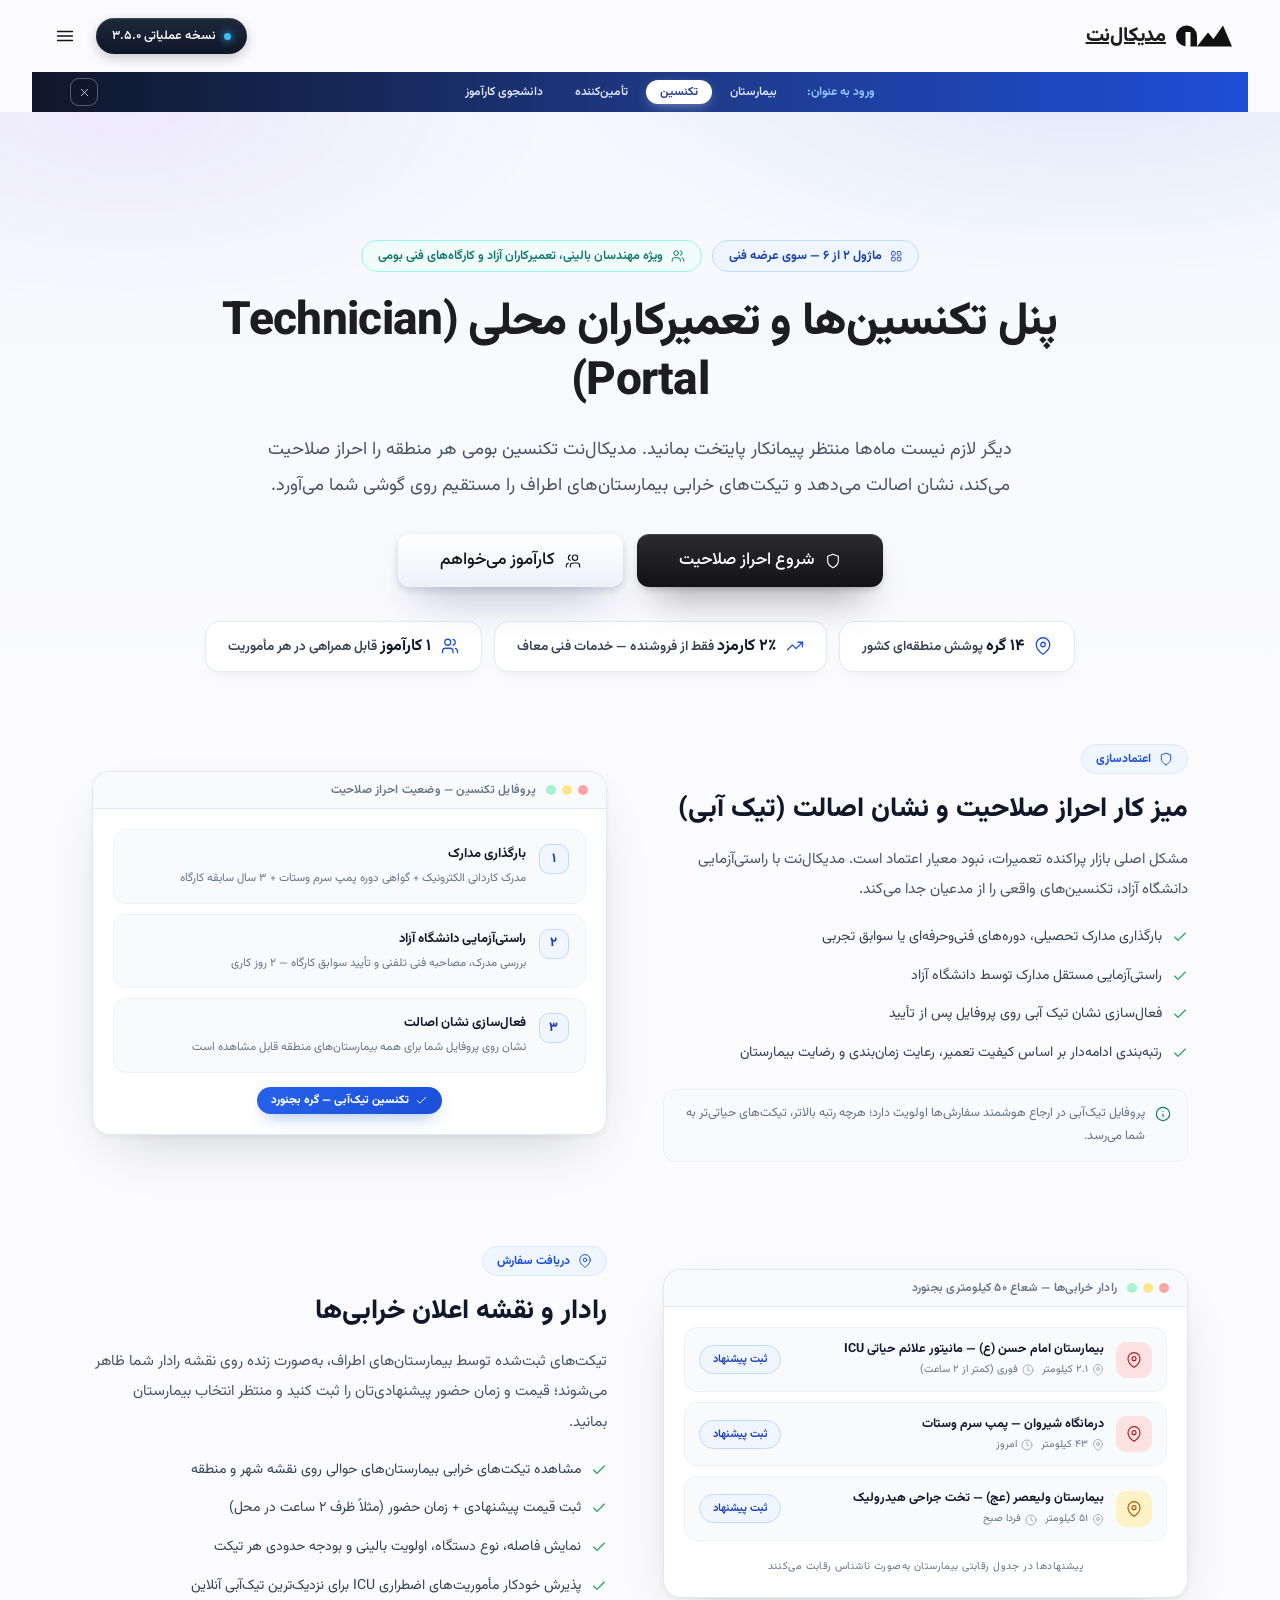
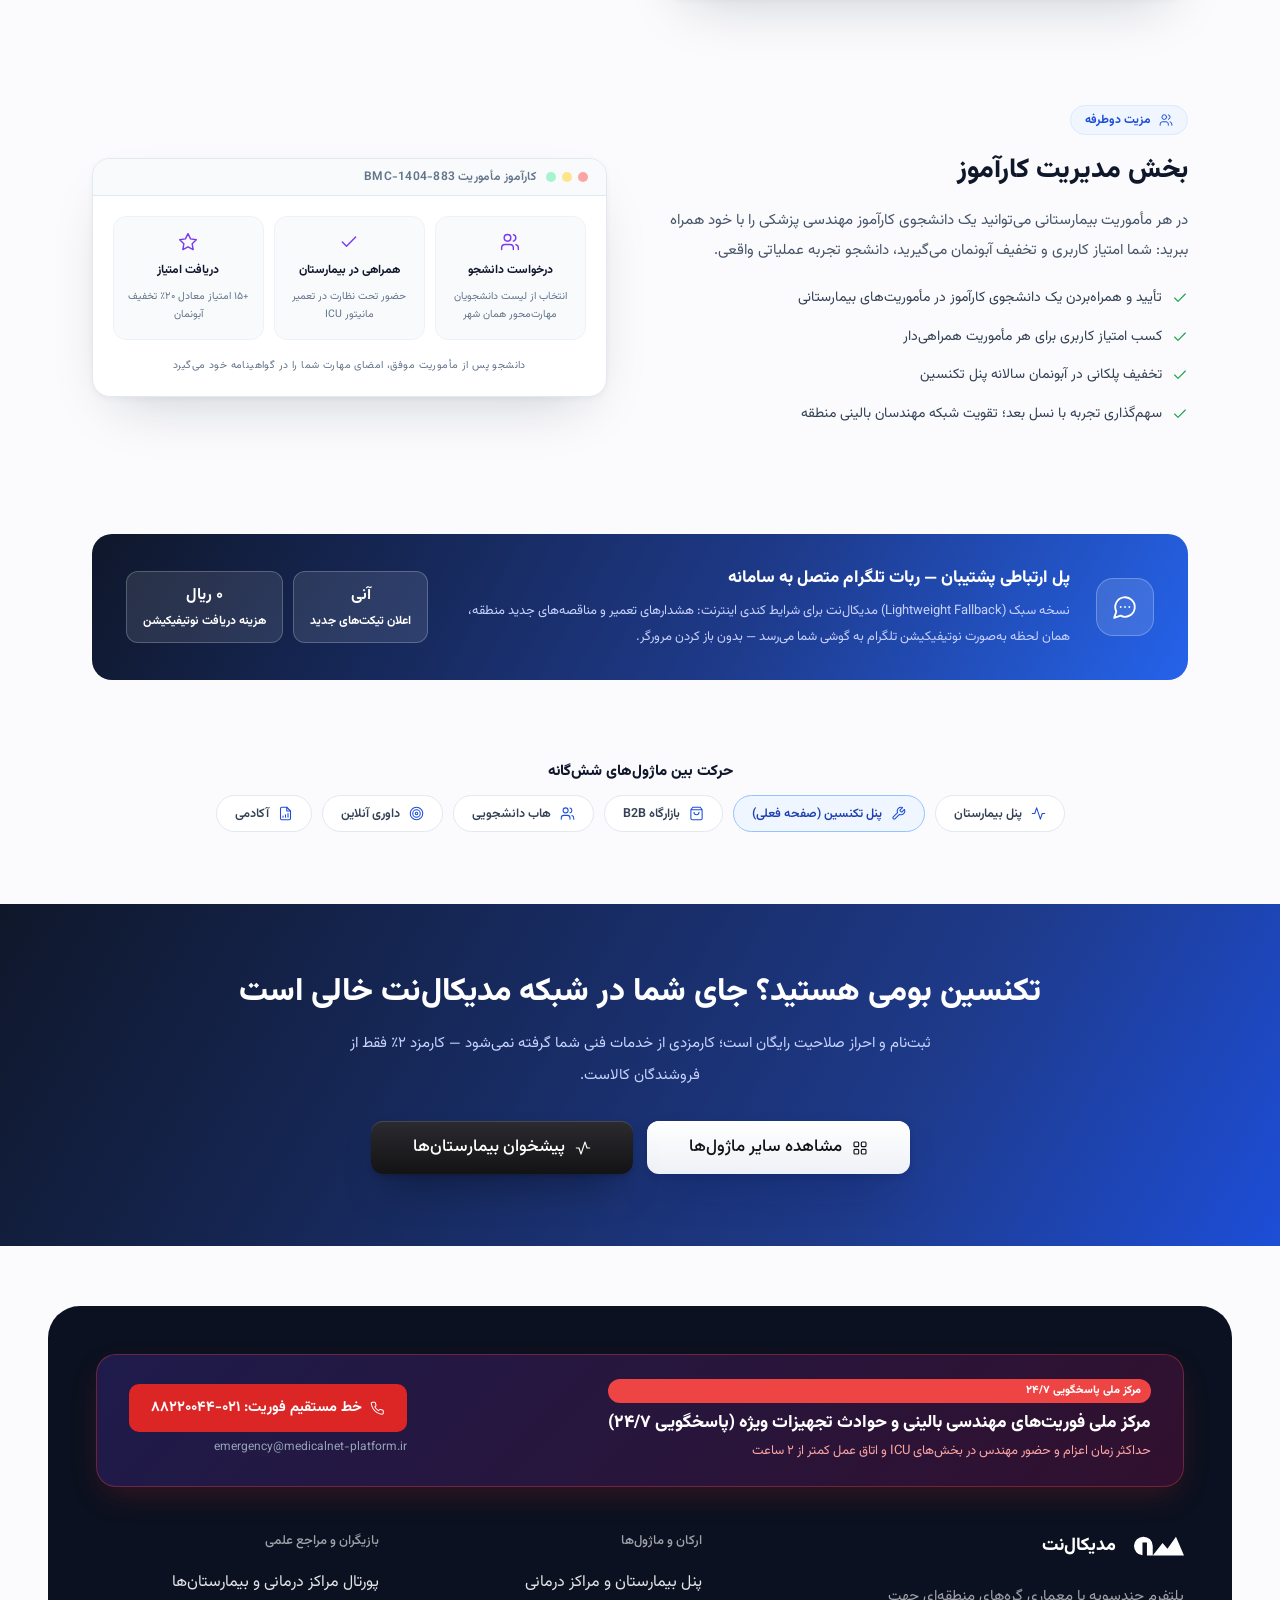
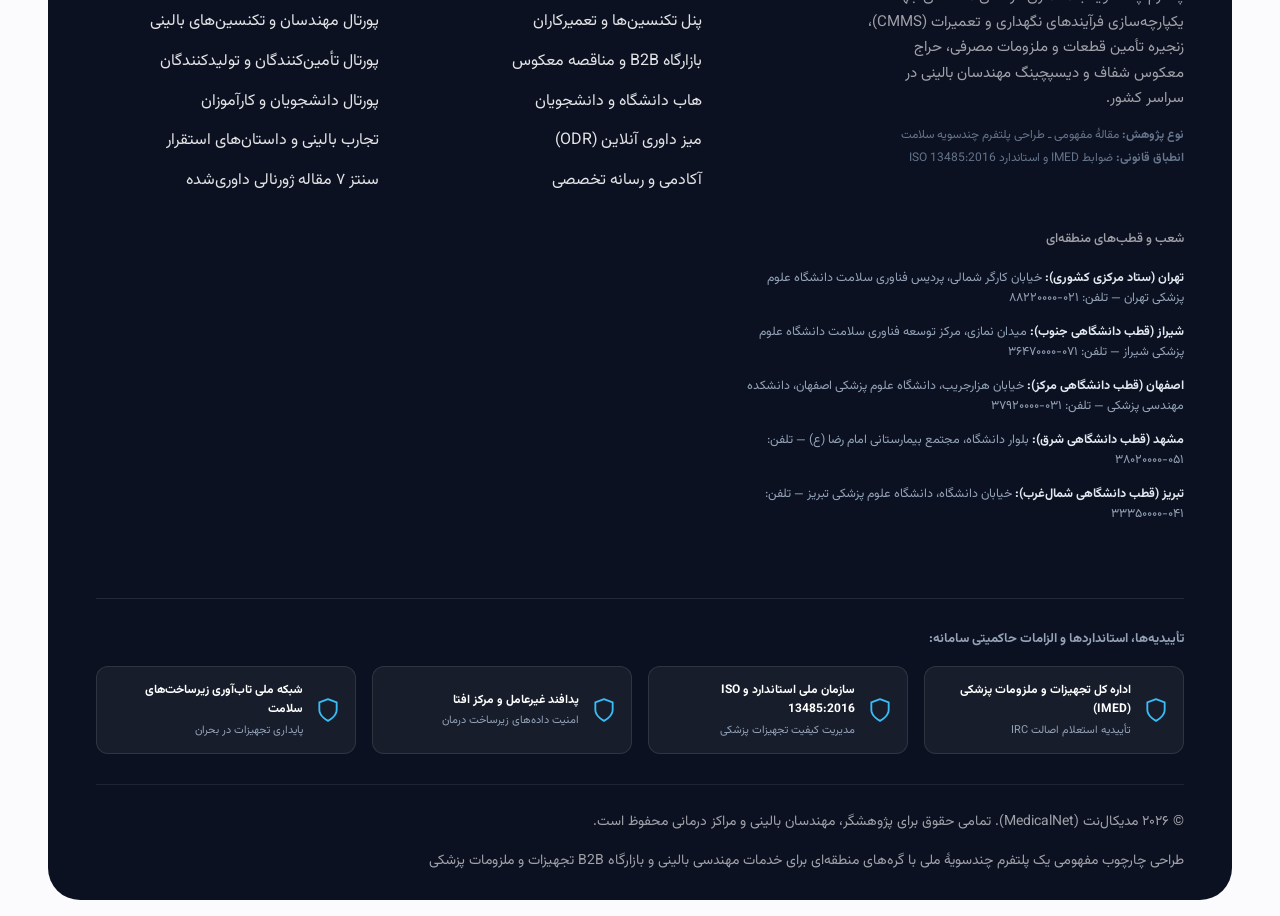
<file: technicians.html>
<!doctype html>
<html lang="fa" dir="rtl" class="no-js">
<head>
  <meta charset="utf-8">
  <meta name="viewport" content="width=device-width, initial-scale=1">
  <meta name="referrer" content="strict-origin-when-cross-origin">
  <title>پنل تکنسین‌ها و تعمیرکاران محلی | مدیکال‌نت</title>
  <meta name="description" content="پیشخوان مهندسان بالینی، تعمیرکاران آزاد و کارگاه‌های فنی بومی: احراز صلاحیت و تیک آبی، رادار نقشه خرابی‌ها و مدیریت کارآموز.">
  <meta name="theme-color" content="#1d4ed8">
  <meta property="og:type" content="website">
  <meta property="og:title" content="پنل تکنسین‌ها و تعمیرکاران محلی | مدیکال‌نت">
  <meta property="og:description" content="پیشخوان مهندسان بالینی، تعمیرکاران آزاد و کارگاه‌های فنی بومی: احراز صلاحیت و تیک آبی، رادار نقشه خرابی‌ها و مدیریت کارآموز.">
  <meta property="og:url" content="https://avazpoors-stack.github.io/MedicalNet/technicians.html">
  <meta property="og:image" content="https://avazpoors-stack.github.io/MedicalNet/assets/img/og-image.jpg">
  <meta property="og:image:width" content="1200">
  <meta property="og:image:height" content="630">
  <meta property="og:image:alt" content="نمای پیشخوان سامانه مدیکال‌نت — پلتفرم ملی مهندسی بالینی و بازارگاه B2B تجهیزات پزشکی">
  <meta property="og:locale" content="fa_IR">
  <meta name="twitter:card" content="summary_large_image">
  <meta name="twitter:title" content="پنل تکنسین‌ها و تعمیرکاران محلی | مدیکال‌نت">
  <meta name="twitter:description" content="پیشخوان مهندسان بالینی، تعمیرکاران آزاد و کارگاه‌های فنی بومی: احراز صلاحیت و تیک آبی، رادار نقشه خرابی‌ها و مدیریت کارآموز.">
  <meta name="twitter:image" content="https://avazpoors-stack.github.io/MedicalNet/assets/img/og-image.jpg">
  <link rel="canonical" href="https://avazpoors-stack.github.io/MedicalNet/technicians.html">
  <link rel="icon" href="assets/img/favicon.svg" type="image/svg+xml">
  <link rel="preconnect" href="https://fonts.googleapis.com">
  <link rel="preconnect" href="https://fonts.gstatic.com" crossorigin>
  <link rel="stylesheet" href="https://fonts.googleapis.com/css2?family=Vazirmatn:wght@100..900&display=swap">
  <link rel="preload" href="assets/fonts/outfit-var.woff2" as="font" type="font/woff2" crossorigin>
  <link rel="preload" href="assets/fonts/dm-sans-var.woff2" as="font" type="font/woff2" crossorigin>
  <link rel="stylesheet" href="assets/css/style.css">
  <link rel="stylesheet" href="assets/css/medicalnet-components.css">
  <link rel="stylesheet" href="assets/css/rtl-override.css">
  <link rel="stylesheet" href="assets/css/module-pages.css">
  <script src="assets/js/rolebar-state.js"></script>
  <script src="assets/js/main.js" defer></script>
</head>
<body id="top">
  <a class="skip-link" href="#main">پرش به محتوای اصلی</a>

  <svg class="sprite" aria-hidden="true" focusable="false" xmlns="http://www.w3.org/2000/svg">
    <symbol id="logo-mark" viewBox="0 0 112 48"><path d="M21 3A21 21 0 0 0 19 44.9V16H29V45H42V24A21 21 0 0 0 21 3Z"/><path d="M42 45 64 17 75 30 94 3 112 45Z"/></symbol>
    <symbol id="i-shield" viewBox="0 0 24 24"><path d="M12 22s8-4 8-10V5l-8-3-8 3v7c0 6 8 10 8 10z"/></symbol>
    <symbol id="i-activity" viewBox="0 0 24 24"><path d="M22 12h-4l-3 9L9 3l-3 9H2"/></symbol>
    <symbol id="i-tool" viewBox="0 0 24 24"><path d="M14.7 6.3a1 1 0 0 0 0 1.4l1.6 1.6a1 1 0 0 0 1.4 0l3.77-3.77a6 6 0 0 1-7.94 7.94l-6.91 6.91a2.12 2.12 0 0 1-3-3l6.91-6.91a6 6 0 0 1 7.94-7.94l-3.76 3.76z"/></symbol>
    <symbol id="i-grid" viewBox="0 0 24 24"><rect width="7" height="7" x="3" y="3" rx="1.5"/><rect width="7" height="7" x="14" y="3" rx="1.5"/><rect width="7" height="7" x="14" y="14" rx="1.5"/><rect width="7" height="7" x="3" y="14" rx="1.5"/></symbol>
    <symbol id="i-cart" viewBox="0 0 24 24"><path d="M6 2 3 6v14a2 2 0 0 0 2 2h14a2 2 0 0 0 2-2V6l-3-4zM3 6h18M16 10a4 4 0 0 1-8 0"/></symbol>
    <symbol id="i-trending-down" viewBox="0 0 24 24"><path d="m23 18-9.5-9.5-5 5L1 6"/><path d="M17 18h6v-6"/></symbol>
    <symbol id="i-trending-up" viewBox="0 0 24 24"><path d="m23 6-9.5 9.5-5-5L1 18"/><path d="M17 6h6v6"/></symbol>
    <symbol id="i-trend" viewBox="0 0 24 24"><path d="M22 7 13.5 15.5 8.5 10.5 2 17"/><path d="M16 7h6v6"/></symbol>
    <symbol id="i-compass" viewBox="0 0 24 24"><circle cx="12" cy="12" r="10"/><path d="m16.24 7.76-2.12 6.36-6.36 2.12 2.12-6.36 6.36-2.12z"/></symbol>
    <symbol id="i-wallet" viewBox="0 0 24 24"><path d="M20 7h-4V4c0-1.1-.9-2-2-2h-4c-1.1 0-2 .9-2 2v3H4c-1.1 0-2 .9-2 2v11c0 1.1.9 2 2 2h16c1.1 0 2-.9 2-2V9c0-1.1-.9-2-2-2zM10 4h4v3h-4V4z"/></symbol>
    <symbol id="i-clock" viewBox="0 0 24 24"><circle cx="12" cy="12" r="10"/><path d="M12 6v6l4 2"/></symbol>
    <symbol id="i-target" viewBox="0 0 24 24"><circle cx="12" cy="12" r="10"/><circle cx="12" cy="12" r="6"/><circle cx="12" cy="12" r="2"/></symbol>
    <symbol id="i-users" viewBox="0 0 24 24"><path d="M16 21v-2a4 4 0 0 0-4-4H6a4 4 0 0 0-4 4v2"/><circle cx="9" cy="7" r="4"/><path d="M22 21v-2a4 4 0 0 0-3-3.87"/><path d="M16 3.13a4 4 0 0 1 0 7.75"/></symbol>
    <symbol id="i-file-chart" viewBox="0 0 24 24"><path d="M14 2H6a2 2 0 0 0-2 2v16a2 2 0 0 0 2 2h12a2 2 0 0 0 2-2V8z"/><path d="M14 2v6h6"/><path d="M8 18v-2"/><path d="M12 18v-4"/><path d="M16 18v-6"/></symbol>
    <symbol id="i-map-pin" viewBox="0 0 24 24"><path d="M21 10c0 7-9 13-9 13s-9-6-9-13a9 9 0 0 1 18 0z"/><circle cx="12" cy="10" r="3"/></symbol>
    <symbol id="i-alert-triangle" viewBox="0 0 24 24"><path d="m10.29 3.86-8.6 14.89A2 2 0 0 0 3.42 22h17.16a2 2 0 0 0 1.73-3.25L13.71 3.86a2 2 0 0 0-3.42 0z"/><path d="M12 9v4"/><path d="M12 17h.01"/></symbol>
    <symbol id="i-phone" viewBox="0 0 24 24"><path d="M22 16.92v3a2 2 0 0 1-2.18 2 19.79 19.79 0 0 1-8.63-3.07 19.5 19.5 0 0 1-6-6 19.79 19.79 0 0 1-3.07-8.67A2 2 0 0 1 4.11 2h3a2 2 0 0 1 2 1.72 12.84 12.84 0 0 0 .7 2.81 2 2 0 0 1-.45 2.11L8.09 9.91a16 16 0 0 0 6 6l1.27-1.27a2 2 0 0 1 2.11-.45 12.84 12.84 0 0 0 2.81.7A2 2 0 0 1 22 16.92z"/></symbol>
    <symbol id="i-refresh" viewBox="0 0 24 24"><path d="M21 12a9 9 0 1 1-9-9c2.52 0 4.93 1 6.74 2.74L21 8"/><path d="M21 3v5h-5"/></symbol>
    <symbol id="i-arrow-right" viewBox="0 0 24 24"><path d="M5 12h14"/><path d="m12 5 7 7-7 7"/></symbol>
    <symbol id="i-pause" viewBox="0 0 24 24"><path d="M9 5v14"/><path d="M15 5v14"/></symbol>
    <symbol id="i-play" viewBox="0 0 24 24"><path d="m7 4 13 8-13 8Z"/></symbol>
    <symbol id="i-search" viewBox="0 0 24 24"><circle cx="11" cy="11" r="8"/><path d="m21 21-4.3-4.3"/></symbol>
    <symbol id="i-help" viewBox="0 0 24 24"><circle cx="12" cy="12" r="10"/><path d="M9.09 9a3 3 0 0 1 5.83 1c0 2-3 3-3 3"/><path d="M12 17h.01"/></symbol>
    <symbol id="i-chevron-right" viewBox="0 0 24 24"><path d="m9 18 6-6-6-6"/></symbol>
    <symbol id="i-chevron-down" viewBox="0 0 24 24"><path d="m6 9 6 6 6-6"/></symbol>
    <symbol id="i-power" viewBox="0 0 24 24"><path d="M12 2v10"/><path d="M18.4 6.6a9 9 0 1 1-12.77.04"/></symbol>
    <symbol id="i-chat" viewBox="0 0 24 24"><path d="M7.9 20A9 9 0 1 0 4 16.1L2 22Z"/><path d="M8 12h.01"/><path d="M12 12h.01"/><path d="M16 12h.01"/></symbol>
    <symbol id="i-menu" viewBox="0 0 24 24"><path d="M4 7h16"/><path d="M4 12h16"/><path d="M4 17h16"/></symbol>
    <symbol id="i-close" viewBox="0 0 24 24"><path d="M18 6 6 18"/><path d="m6 6 12 12"/></symbol>
    <symbol id="i-info" viewBox="0 0 24 24"><circle cx="12" cy="12" r="10"/><path d="M12 16v-4"/><path d="M12 8h.01"/></symbol>
    <symbol id="i-zap" viewBox="0 0 24 24"><path d="M13 2 3 14h9l-1 8 10-12h-9l1-8z"/></symbol>
    <symbol id="i-star" viewBox="0 0 24 24"><path d="m12 2 3.09 6.26L22 9.27l-5 4.87 1.18 6.88L12 17.77l-6.18 3.25L7 14.14 2 9.27l6.91-1.01L12 2z"/></symbol>
    <symbol id="i-check" viewBox="0 0 24 24"><path d="M20 6 9 17l-5-5"/></symbol>
    <!-- Brand Symbols -->
    <symbol id="b-dropbox" viewBox="0 0 24 24"><path d="M6 1.807L0 5.629l6 3.822 6.001-3.822L6 1.807zM18 1.807l-6 3.822 6 3.822 6-3.822-6-3.822zM0 13.274l6 3.822 6.001-3.822L6 9.452l-6 3.822zM18 9.452l-6 3.822 6 3.822 6-3.822-6-3.822zM6 18.371l6.001 3.822 6-3.822-6-3.822L6 18.371z"/></symbol>
    <symbol id="b-notion" viewBox="0 0 24 24"><path d="M4.459 4.208c.746.606 1.026.56 2.428.466l13.215-.793c.28 0 .047-.28-.046-.326L17.86 1.968c-.42-.326-.981-.7-2.055-.607L3.01 2.295c-.466.046-.56.28-.374.466zm.793 3.08v13.904c0 .747.373 1.027 1.214.98l14.523-.84c.841-.046.935-.56.935-1.167V6.354c0-.606-.233-.933-.748-.887l-15.177.887c-.56.047-.747.327-.747.933zm14.337.745c.093.42 0 .84-.42.888l-.7.14v10.264c-.608.327-1.168.514-1.635.514-.748 0-.935-.234-1.495-.933l-4.577-7.186v6.952L12.21 19s0 .84-1.168.84l-3.222.186c-.093-.186 0-.653.327-.746l.84-.233V9.854L7.822 9.76c-.094-.42.14-1.026.793-1.073l3.456-.233 4.764 7.279v-6.44l-1.215-.139c-.093-.514.28-.887.747-.933zM1.936 1.035l13.31-.98c1.634-.14 2.055-.047 3.082.7l4.249 2.986c.7.513.934.653.934 1.213v16.378c0 1.026-.373 1.634-1.68 1.726l-15.458.934c-.98.047-1.448-.093-1.962-.747l-3.129-4.06c-.56-.747-.793-1.306-.793-1.96V2.667c0-.839.374-1.54 1.447-1.632z"/></symbol>
    <symbol id="b-github" viewBox="0 0 24 24"><path d="M12 .297c-6.63 0-12 5.373-12 12 0 5.303 3.438 9.8 8.205 11.385.6.113.82-.258.82-.577 0-.285-.01-1.04-.015-2.04-3.338.724-4.042-1.61-4.042-1.61C4.422 18.07 3.633 17.7 3.633 17.7c-1.087-.744.084-.729.084-.729 1.205.084 1.838 1.236 1.838 1.236 1.07 1.835 2.809 1.305 3.495.998.108-.776.417-1.305.76-1.605-2.665-.3-5.466-1.332-5.466-5.93 0-1.31.465-2.38 1.235-3.22-.135-.303-.54-1.523.105-3.176 0 0 1.005-.322 3.3 1.23.96-.267 1.98-.399 3-.405 1.02.006 2.04.138 3 .405 2.28-1.552 3.285-1.23 3.285-1.23.645 1.653.24 2.873.12 3.176.765.84 1.23 1.91 1.23 3.22 0 4.61-2.805 5.625-5.475 5.92.42.36.81 1.096.81 2.22 0 1.606-.015 2.896-.015 3.286 0 .315.21.69.825.57C20.565 22.092 24 17.592 24 12.297c0-6.627-5.373-12-12-12"/></symbol>
    <symbol id="b-linear" viewBox="0 0 24 24"><path d="M2.886 4.18A11.982 11.982 0 0 1 11.99 0C18.624 0 24 5.376 24 12.009c0 3.64-1.62 6.903-4.18 9.105L2.887 4.18ZM1.817 5.626l16.556 16.556c-.524.33-1.075.62-1.65.866L.951 7.277c.247-.575.537-1.126.866-1.65ZM.322 9.163l14.515 14.515c-.71.172-1.443.282-2.195.322L0 11.358a12 12 0 0 1 .322-2.195Zm-.17 4.862 9.823 9.824a12.02 12.02 0 0 1-9.824-9.824Z"/></symbol>
    <symbol id="b-microsoft" viewBox="0 0 24 24"><rect x="1" y="1" width="10.5" height="10.5" fill="#f25022"/><rect x="12.5" y="1" width="10.5" height="10.5" fill="#7fba00"/><rect x="1" y="12.5" width="10.5" height="10.5" fill="#00a4ef"/><rect x="12.5" y="12.5" width="10.5" height="10.5" fill="#ffb900"/></symbol>
    <symbol id="b-slack" viewBox="0 0 24 24"><rect x="7.2" y="2" width="3.4" height="20" rx="1.7" fill="#36c5f0"/><rect x="13.4" y="2" width="3.4" height="20" rx="1.7" fill="#2eb67d"/><rect x="2" y="7.2" width="20" height="3.4" rx="1.7" fill="#e01e5a"/><rect x="2" y="13.4" width="20" height="3.4" rx="1.7" fill="#ecb22e"/></symbol>
  </svg>

  <!-- ============ Header & Navigation ============ -->
  <header class="site-header" id="site-header">
    <div class="site-header__inner">
      <a class="brand" href="index.html" aria-label="مدیکال‌نت — صفحه اصلی پلتفرم ملی مهندسی بالینی">
        <svg class="brand__mark" viewBox="0 0 112 48" aria-hidden="true"><use href="#logo-mark"/></svg>
        <div class="brand__text-group">
          <span class="brand__name">مدیکال‌نت</span>
          <span class="brand__sub">سامانه جامع مهندسی بالینی و بازارگاه B2B تجهیزات پزشکی</span>
        </div>
      </a>
      <nav class="nav" aria-label="ناوبری اصلی پلتفرم">
        <span class="nav__pill" aria-hidden="true"></span>
        <a class="nav__link" href="index.html">خانه</a>
        <a class="nav__link" href="hospital.html">پنل بیمارستان</a>
        <a class="nav__link is-active" href="technicians.html" aria-current="page">پنل تکنسین</a>
        <a class="nav__link" href="marketplace.html">بازارگاه B2B</a>
        <a class="nav__link" href="students.html">هاب دانشجویی</a>
        <a class="nav__link" href="odr.html">داوری آنلاین</a>
        <a class="nav__link" href="academy.html">آکادمی</a>
      </nav>
      <div class="site-header__actions">
        <span class="badge-version" title="نسخه عملیاتی منطبق بر مقاله پژوهشی">نسخه عملیاتی ۳.۵.۰</span>
        <a href="index.html" class="btn btn--dark btn--sm" data-sparkle>
          <span>ورود به پورتال</span>
          <svg class="ic" aria-hidden="true"><use href="#i-arrow-right"/></svg>
        </a>
        <button class="nav-toggle" type="button" aria-expanded="false" aria-controls="mobile-menu" aria-label="باز کردن منو">
          <svg class="ic" aria-hidden="true"><use href="#i-menu"/></svg>
        </button>
      </div>
    </div>
    <div class="role-bar" id="role-bar">
      <div class="role-bar__inner">
        <span class="role-bar__label">ورود به عنوان:</span>
        <nav class="role-switch" aria-label="انتخاب نقش کاربری و ورود به پیشخوان متناظر">
        <a class="role-switch__btn" href="hospital.html">بیمارستان</a>
        <a class="role-switch__btn is-active" href="technicians.html">تکنسین</a>
        <a class="role-switch__btn" href="marketplace.html">تأمین‌کننده</a>
        <a class="role-switch__btn" href="students.html">دانشجوی کارآموز</a>
        </nav>
      </div>
      <button class="role-bar__toggle" type="button" aria-controls="role-bar" aria-expanded="true" aria-label="بستن نوار انتخاب نقش">
        <svg class="ic" aria-hidden="true"><use href="#i-close"/></svg>
      </button>
    </div>
    <button class="role-bar__reopen" type="button" aria-controls="role-bar" aria-expanded="false" aria-label="باز کردن نوار انتخاب نقش">
      ورود به عنوان
      <svg class="ic" aria-hidden="true"><use href="#i-chevron-down"/></svg>
    </button>
    <div class="mobile-menu" id="mobile-menu" hidden>
      <a href="index.html">خانه — پیشخوان یکپارچه</a>
      <a href="about.html">معرفی پلتفرم و چارچوب علمی</a>
      <a href="hospital.html">پنل بیمارستان و مراکز درمانی</a>
      <a href="technicians.html">پنل تکنسین‌ها و تعمیرکاران</a>
      <a href="marketplace.html">بازارگاه B2B تأمین‌کنندگان</a>
      <a href="students.html">هاب دانشگاه و دانشجویان</a>
      <a href="odr.html">میز داوری آنلاین (ODR)</a>
      <a href="academy.html">آکادمی و رسانه تخصصی</a>
      <div class="mobile-menu__actions">
        <a href="about.html#modules" class="btn btn--dark btn--sm mobile-menu-btn">انتخاب پیشخوان نقش شما</a>
      </div>
    </div>
  </header>

  <main id="main" class="page">

    <!-- ============ Module hero ============ -->
    <section class="module-hero" aria-labelledby="module-hero-title">
      <div class="module-hero__inner">
        <div class="module-hero__badges">
          <span class="module-badge"><svg class="ic" aria-hidden="true"><use href="#i-grid"/></svg>ماژول ۲ از ۶ — سوی عرضه فنی</span>
          <span class="role-chip"><svg class="ic" aria-hidden="true"><use href="#i-users"/></svg>ویژه مهندسان بالینی، تعمیرکاران آزاد و کارگاه‌های فنی بومی</span>
        </div>
        <h1 class="module-hero__title" id="module-hero-title">پنل تکنسین‌ها و تعمیرکاران محلی (Technician Portal)</h1>
        <p class="module-hero__lead">دیگر لازم نیست ماه‌ها منتظر پیمانکار پایتخت بمانید. مدیکال‌نت تکنسین بومی هر منطقه را احراز صلاحیت می‌کند، نشان اصالت می‌دهد و تیکت‌های خرابی بیمارستان‌های اطراف را مستقیم روی گوشی شما می‌آورد.</p>
        <div class="module-hero__actions">
          <a href="#f-verify" class="btn btn--dark btn--lg" data-sparkle><svg class="ic" aria-hidden="true"><use href="#i-shield"/></svg><span>شروع احراز صلاحیت</span></a>          <a href="students.html" class="btn btn--light btn--lg" data-sparkle><svg class="ic" aria-hidden="true"><use href="#i-users"/></svg><span>کارآموز می‌خواهم</span></a>
        </div>
        <div class="module-hero__stats">
        <div class="mini-stat"><svg class="ic" aria-hidden="true"><use href="#i-map-pin"/></svg><span><b>۱۴ گره</b> پوشش منطقه‌ای کشور</span></div>        <div class="mini-stat"><svg class="ic" aria-hidden="true"><use href="#i-trend"/></svg><span><b>۲٪ کارمزد</b> فقط از فروشنده — خدمات فنی معاف</span></div>        <div class="mini-stat"><svg class="ic" aria-hidden="true"><use href="#i-users"/></svg><span><b>۱ کارآموز</b> قابل همراهی در هر مأموریت</span></div>
        </div>
      </div>
    </section>

    <!-- ============ Module features ============ -->
    <article class="feature-block" id="f-verify" data-reveal>
      <div class="feature-block__copy">
        <span class="feature-block__kicker"><svg class="ic" aria-hidden="true"><use href="#i-shield"/></svg>اعتمادسازی</span>
        <h2 class="feature-block__title">میز کار احراز صلاحیت و نشان اصالت (تیک آبی)</h2>
        <p class="feature-block__desc">مشکل اصلی بازار پراکنده تعمیرات، نبود معیار اعتماد است. مدیکال‌نت با راستی‌آزمایی دانشگاه آزاد، تکنسین‌های واقعی را از مدعیان جدا می‌کند.</p>
        <ul class="feature-checklist">
        <li><svg class="ic" aria-hidden="true"><use href="#i-check"/></svg><span>بارگذاری مدارک تحصیلی، دوره‌های فنی‌وحرفه‌ای یا سوابق تجربی</span></li>        <li><svg class="ic" aria-hidden="true"><use href="#i-check"/></svg><span>راستی‌آزمایی مستقل مدارک توسط دانشگاه آزاد</span></li>        <li><svg class="ic" aria-hidden="true"><use href="#i-check"/></svg><span>فعال‌سازی نشان تیک آبی روی پروفایل پس از تأیید</span></li>        <li><svg class="ic" aria-hidden="true"><use href="#i-check"/></svg><span>رتبه‌بندی ادامه‌دار بر اساس کیفیت تعمیر، رعایت زمان‌بندی و رضایت بیمارستان</span></li>
        </ul>
      <p class="feature-note"><svg class="ic" aria-hidden="true"><use href="#i-info"/></svg><span>پروفایل تیک‌آبی در ارجاع هوشمند سفارش‌ها اولویت دارد؛ هرچه رتبه بالاتر، تیکت‌های حیاتی‌تر به شما می‌رسد.</span></p>      </div>
      <div class="mock-panel">
        <div class="mock-panel__bar">
          <div class="mock-panel__dots"><i></i><i></i><i></i></div>
          <span class="mock-panel__name">پروفایل تکنسین — وضعیت احراز صلاحیت</span>
        </div>
        <div class="mock-panel__body">
<div class="verify-steps">
  <div class="verify-step"><span class="verify-step__n">۱</span><div><p class="verify-step__t">بارگذاری مدارک</p><p class="verify-step__d">مدرک کاردانی الکترونیک + گواهی دوره پمپ سرم وستات + ۳ سال سابقه کارگاه</p></div></div>
  <div class="verify-step"><span class="verify-step__n">۲</span><div><p class="verify-step__t">راستی‌آزمایی دانشگاه آزاد</p><p class="verify-step__d">بررسی مدرک، مصاحبه فنی تلفنی و تأیید سوابق کارگاه — ۲ روز کاری</p></div></div>
  <div class="verify-step"><span class="verify-step__n">۳</span><div><p class="verify-step__t">فعال‌سازی نشان اصالت</p><p class="verify-step__d">نشان روی پروفایل شما برای همه بیمارستان‌های منطقه قابل مشاهده است</p></div></div>
</div>
<div style="display:flex;justify-content:center;"><span class="bluetick"><svg class="ic" aria-hidden="true"><use href="#i-check"/></svg>تکنسین تیک‌آبی — گره بجنورد</span></div>        </div>
      </div>
    </article>
    <article class="feature-block feature-block--reverse" id="f-radar" data-reveal>
      <div class="feature-block__copy">
        <span class="feature-block__kicker"><svg class="ic" aria-hidden="true"><use href="#i-map-pin"/></svg>دریافت سفارش</span>
        <h2 class="feature-block__title">رادار و نقشه اعلان خرابی‌ها</h2>
        <p class="feature-block__desc">تیکت‌های ثبت‌شده توسط بیمارستان‌های اطراف، به‌صورت زنده روی نقشه رادار شما ظاهر می‌شوند؛ قیمت و زمان حضور پیشنهادی‌تان را ثبت کنید و منتظر انتخاب بیمارستان بمانید.</p>
        <ul class="feature-checklist">
        <li><svg class="ic" aria-hidden="true"><use href="#i-check"/></svg><span>مشاهده تیکت‌های خرابی بیمارستان‌های حوالی روی نقشه شهر و منطقه</span></li>        <li><svg class="ic" aria-hidden="true"><use href="#i-check"/></svg><span>ثبت قیمت پیشنهادی + زمان حضور (مثلاً ظرف ۲ ساعت در محل)</span></li>        <li><svg class="ic" aria-hidden="true"><use href="#i-check"/></svg><span>نمایش فاصله، نوع دستگاه، اولویت بالینی و بودجه حدودی هر تیکت</span></li>        <li><svg class="ic" aria-hidden="true"><use href="#i-check"/></svg><span>پذیرش خودکار مأموریت‌های اضطراری ICU برای نزدیک‌ترین تیک‌آبی آنلاین</span></li>
        </ul>
      </div>
      <div class="mock-panel">
        <div class="mock-panel__bar">
          <div class="mock-panel__dots"><i></i><i></i><i></i></div>
          <span class="mock-panel__name">رادار خرابی‌ها — شعاع ۵۰ کیلومتری بجنورد</span>
        </div>
        <div class="mock-panel__body">
<div class="radar-list">
  <div class="radar-item"><span class="radar-item__pin"><svg class="ic" aria-hidden="true"><use href="#i-map-pin"/></svg></span><div class="radar-item__body"><span class="radar-item__t">بیمارستان امام حسن (ع) — مانیتور علائم حیاتی ICU</span><span class="radar-item__d"><span><svg class="ic" aria-hidden="true"><use href="#i-map-pin"/></svg>۲.۱ کیلومتر</span><span><svg class="ic" aria-hidden="true"><use href="#i-clock"/></svg>فوری (کمتر از ۲ ساعت)</span></span></div><span class="radar-chip">ثبت پیشنهاد</span></div>
  <div class="radar-item"><span class="radar-item__pin"><svg class="ic" aria-hidden="true"><use href="#i-map-pin"/></svg></span><div class="radar-item__body"><span class="radar-item__t">درمانگاه شیروان — پمپ سرم وستات</span><span class="radar-item__d"><span><svg class="ic" aria-hidden="true"><use href="#i-map-pin"/></svg>۴۳ کیلومتر</span><span><svg class="ic" aria-hidden="true"><use href="#i-clock"/></svg>امروز</span></span></div><span class="radar-chip">ثبت پیشنهاد</span></div>
  <div class="radar-item"><span class="radar-item__pin radar-item__pin--warn"><svg class="ic" aria-hidden="true"><use href="#i-map-pin"/></svg></span><div class="radar-item__body"><span class="radar-item__t">بیمارستان ولیعصر (عج) — تخت جراحی هیدرولیک</span><span class="radar-item__d"><span><svg class="ic" aria-hidden="true"><use href="#i-map-pin"/></svg>۵۱ کیلومتر</span><span><svg class="ic" aria-hidden="true"><use href="#i-clock"/></svg>فردا صبح</span></span></div><span class="radar-chip">ثبت پیشنهاد</span></div>
</div>
<p class="mock-hint">پیشنهادها در جدول رقابتی بیمارستان به‌صورت ناشناس رقابت می‌کنند</p>        </div>
      </div>
    </article>
    <article class="feature-block" id="f-apprentice" data-reveal>
      <div class="feature-block__copy">
        <span class="feature-block__kicker"><svg class="ic" aria-hidden="true"><use href="#i-users"/></svg>مزیت دوطرفه</span>
        <h2 class="feature-block__title">بخش مدیریت کارآموز</h2>
        <p class="feature-block__desc">در هر مأموریت بیمارستانی می‌توانید یک دانشجوی کارآموز مهندسی پزشکی را با خود همراه ببرید: شما امتیاز کاربری و تخفیف آبونمان می‌گیرید، دانشجو تجربه عملیاتی واقعی.</p>
        <ul class="feature-checklist">
        <li><svg class="ic" aria-hidden="true"><use href="#i-check"/></svg><span>تأیید و همراه‌بردن یک دانشجوی کارآموز در مأموریت‌های بیمارستانی</span></li>        <li><svg class="ic" aria-hidden="true"><use href="#i-check"/></svg><span>کسب امتیاز کاربری برای هر مأموریت همراهی‌دار</span></li>        <li><svg class="ic" aria-hidden="true"><use href="#i-check"/></svg><span>تخفیف پلکانی در آبونمان سالانه پنل تکنسین</span></li>        <li><svg class="ic" aria-hidden="true"><use href="#i-check"/></svg><span>سهم‌گذاری تجربه با نسل بعد؛ تقویت شبکه مهندسان بالینی منطقه</span></li>
        </ul>
      </div>
      <div class="mock-panel">
        <div class="mock-panel__bar">
          <div class="mock-panel__dots"><i></i><i></i><i></i></div>
          <span class="mock-panel__name">کارآموز مأموریت BMC-1404-883</span>
        </div>
        <div class="mock-panel__body">
<div class="mentor-flow">
  <div class="mentor-step"><svg class="ic" aria-hidden="true"><use href="#i-users"/></svg><span class="mentor-step__t">درخواست دانشجو</span><span class="mentor-step__d">انتخاب از لیست دانشجویان مهارت‌محور همان شهر</span></div>
  <div class="mentor-step"><svg class="ic" aria-hidden="true"><use href="#i-check"/></svg><span class="mentor-step__t">همراهی در بیمارستان</span><span class="mentor-step__d">حضور تحت نظارت در تعمیر مانیتور ICU</span></div>
  <div class="mentor-step"><svg class="ic" aria-hidden="true"><use href="#i-star"/></svg><span class="mentor-step__t">دریافت امتیاز</span><span class="mentor-step__d">+۱۵ امتیاز معادل ۲۰٪ تخفیف آبونمان</span></div>
</div>
<p class="mock-hint">دانشجو پس از مأموریت موفق، امضای مهارت شما را در گواهینامه خود می‌گیرد</p>        </div>
      </div>
    </article>

    <div class="tg-banner" data-reveal>
      <div class="tg-banner__inner">
        <div class="tg-banner__ic"><svg class="ic" aria-hidden="true"><use href="#i-chat"/></svg></div>
        <div class="tg-banner__body">
          <p class="tg-banner__t">پل ارتباطی پشتیبان — ربات تلگرام متصل به سامانه</p>
          <p class="tg-banner__d">نسخه سبک (Lightweight Fallback) مدیکال‌نت برای شرایط کندی اینترنت: هشدارهای تعمیر و مناقصه‌های جدید منطقه، همان لحظه به‌صورت نوتیفیکیشن تلگرام به گوشی شما می‌رسد — بدون باز کردن مرورگر.</p>
        </div>
        <div class="tg-banner__stats">
          <div class="tg-stat"><b>آنی</b>اعلان تیکت‌های جدید</div>
          <div class="tg-stat"><b>۰ ریال</b>هزینه دریافت نوتیفیکیشن</div>
        </div>
      </div>
    </div>
    <nav class="modules-strip" aria-label="سایر ماژول‌های پلتفرم">
      <p class="modules-strip__t">حرکت بین ماژول‌های شش‌گانه</p>
      <div class="modules-strip__chips">
      <a class="strip-chip" href="hospital.html"><svg class="ic" aria-hidden="true"><use href="#i-activity"/></svg>پنل بیمارستان</a>
      <span class="strip-chip strip-chip--active"><svg class="ic" aria-hidden="true"><use href="#i-tool"/></svg>پنل تکنسین (صفحه فعلی)</span>
      <a class="strip-chip" href="marketplace.html"><svg class="ic" aria-hidden="true"><use href="#i-cart"/></svg>بازارگاه B2B</a>
      <a class="strip-chip" href="students.html"><svg class="ic" aria-hidden="true"><use href="#i-users"/></svg>هاب دانشجویی</a>
      <a class="strip-chip" href="odr.html"><svg class="ic" aria-hidden="true"><use href="#i-target"/></svg>داوری آنلاین</a>
      <a class="strip-chip" href="academy.html"><svg class="ic" aria-hidden="true"><use href="#i-file-chart"/></svg>آکادمی</a>
      </div>
    </nav>
    <section class="module-cta" aria-labelledby="pcta-title">
      <h2 class="module-cta__t" id="pcta-title">تکنسین بومی هستید؟ جای شما در شبکه مدیکال‌نت خالی است</h2>
      <p class="module-cta__d">ثبت‌نام و احراز صلاحیت رایگان است؛ کارمزدی از خدمات فنی شما گرفته نمی‌شود — کارمزد ۲٪ فقط از فروشندگان کالاست.</p>
      <div class="module-hero__actions">
          <a href="about.html#modules" class="btn btn--light btn--lg" data-sparkle><svg class="ic" aria-hidden="true"><use href="#i-grid"/></svg><span>مشاهده سایر ماژول‌ها</span></a>          <a href="hospital.html" class="btn btn--dark btn--lg" data-sparkle><svg class="ic" aria-hidden="true"><use href="#i-activity"/></svg><span>پیشخوان بیمارستان‌ها</span></a>
      </div>
    </section>
  </main>

  <footer class="footer multi-tier-footer" id="footer" aria-labelledby="foot-title">
    <h2 class="sr-only" id="foot-title">اطلاعات تماس، فوریت‌ها و حاکمیت پلتفرم مدیکال‌نت</h2>

    <!-- Emergency Operations Hotline Bar -->
    <div class="emergency-bar">
      <div class="emergency-bar__info">
        <div class="emergency-bar__badge">مرکز ملی پاسخگویی ۲۴/۷</div>
        <h3 class="emergency-bar__title">مرکز ملی فوریت‌های مهندسی بالینی و حوادث تجهیزات ویژه (پاسخگویی ۲۴/۷)</h3>
        <p class="emergency-bar__sla">حداکثر زمان اعزام و حضور مهندس در بخش‌های ICU و اتاق عمل کمتر از ۲ ساعت</p>
      </div>
      <div class="emergency-bar__actions">
        <a href="tel:02188220044" class="emergency-btn">
          <svg class="ic" aria-hidden="true"><use href="#i-phone"/></svg>
          <span>خط مستقیم فوریت: ۰۲۱-۸۸۲۲۰۰۴۴</span>
        </a>
        <span class="emergency-email">emergency@medicalnet-platform.ir</span>
      </div>
    </div>

    <!-- Footer Multi-Column Grid -->
    <div class="footer__grid">
      <div class="footer__brand">
        <a class="footer__logo" href="index.html">
          <svg viewBox="0 0 112 48" aria-hidden="true"><use href="#logo-mark"/></svg>
          <span class="footer__brand-title">مدیکال‌نت</span>
        </a>
        <p class="footer__brand-desc">پلتفرم چندسویه با معماری گره‌های منطقه‌ای جهت یکپارچه‌سازی فرآیندهای نگهداری و تعمیرات (CMMS)، زنجیره تأمین قطعات و ملزومات مصرفی، حراج معکوس شفاف و دیسپچینگ مهندسان بالینی در سراسر کشور.</p>
        <div class="footer__meta-box">
          <div><strong>نوع پژوهش:</strong> مقالهٔ مفهومی ـ طراحی پلتفرم چندسویه سلامت</div>
          <div><strong>انطباق قانونی:</strong> ضوابط IMED و استاندارد ISO 13485:2016</div>
        </div>
      </div>

      <nav class="footer__col" aria-label="ارکان و قابلیت‌های پلتفرم">
        <h3 class="footer__title">ارکان و ماژول‌ها</h3>
        <ul>
          <li><a href="hospital.html">پنل بیمارستان و مراکز درمانی</a></li>
          <li><a href="technicians.html">پنل تکنسین‌ها و تعمیرکاران</a></li>
          <li><a href="marketplace.html">بازارگاه B2B و مناقصه معکوس</a></li>
          <li><a href="students.html">هاب دانشگاه و دانشجویان</a></li>
          <li><a href="odr.html">میز داوری آنلاین (ODR)</a></li>
          <li><a href="academy.html">آکادمی و رسانه تخصصی</a></li>
        </ul>
      </nav>

      <nav class="footer__col" aria-label="بازیگران و مراجع علمی">
        <h3 class="footer__title">بازیگران و مراجع علمی</h3>
        <ul>
          <li><a href="hospital.html">پورتال مراکز درمانی و بیمارستان‌ها</a></li>
          <li><a href="technicians.html">پورتال مهندسان و تکنسین‌های بالینی</a></li>
          <li><a href="marketplace.html">پورتال تأمین‌کنندگان و تولیدکنندگان</a></li>
          <li><a href="students.html">پورتال دانشجویان و کارآموزان</a></li>
          <li><a href="about.html#case-studies">تجارب بالینی و داستان‌های استقرار</a></li>
          <li><a href="about.html#academic-foundation">سنتز ۷ مقاله ژورنالی داوری‌شده</a></li>
        </ul>
      </nav>

      <div class="footer__col footer__col--offices">
        <h3 class="footer__title">شعب و قطب‌های منطقه‌ای</h3>
        <ul class="regional-contacts-list">
          <li>
            <strong>تهران (ستاد مرکزی کشوری):</strong>
            <span>خیابان کارگر شمالی، پردیس فناوری سلامت دانشگاه علوم پزشکی تهران — تلفن: ۰۲۱-۸۸۲۲۰۰۰۰</span>
          </li>
          <li>
            <strong>شیراز (قطب دانشگاهی جنوب):</strong>
            <span>میدان نمازی، مرکز توسعه فناوری سلامت دانشگاه علوم پزشکی شیراز — تلفن: ۰۷۱-۳۶۴۷۰۰۰۰</span>
          </li>
          <li>
            <strong>اصفهان (قطب دانشگاهی مرکز):</strong>
            <span>خیابان هزارجریب، دانشگاه علوم پزشکی اصفهان، دانشکده مهندسی پزشکی — تلفن: ۰۳۱-۳۷۹۲۰۰۰۰</span>
          </li>
          <li>
            <strong>مشهد (قطب دانشگاهی شرق):</strong>
            <span>بلوار دانشگاه، مجتمع بیمارستانی امام رضا (ع) — تلفن: ۰۵۱-۳۸۰۲۰۰۰۰</span>
          </li>
          <li>
            <strong>تبریز (قطب دانشگاهی شمال‌غرب):</strong>
            <span>خیابان دانشگاه، دانشگاه علوم پزشکی تبریز — تلفن: ۰۴۱-۳۳۳۵۰۰۰۰</span>
          </li>
        </ul>
      </div>
    </div>

    <!-- Regulatory Seals -->
    <div class="compliance-seals-section">
      <div class="compliance-seals-title">تأییدیه‌ها، استانداردها و الزامات حاکمیتی سامانه:</div>
      <div class="compliance-seals-grid">
        <div class="seal-card">
          <svg class="ic" aria-hidden="true"><use href="#i-shield"/></svg>
          <div class="seal-card__info">
            <div class="seal-card__auth">اداره کل تجهیزات و ملزومات پزشکی (IMED)</div>
            <div class="seal-card__label">تأییدیه استعلام اصالت IRC</div>
          </div>
        </div>
        <div class="seal-card">
          <svg class="ic" aria-hidden="true"><use href="#i-shield"/></svg>
          <div class="seal-card__info">
            <div class="seal-card__auth">سازمان ملی استاندارد و ISO 13485:2016</div>
            <div class="seal-card__label">مدیریت کیفیت تجهیزات پزشکی</div>
          </div>
        </div>
        <div class="seal-card">
          <svg class="ic" aria-hidden="true"><use href="#i-shield"/></svg>
          <div class="seal-card__info">
            <div class="seal-card__auth">پدافند غیرعامل و مرکز افتا</div>
            <div class="seal-card__label">امنیت داده‌های زیرساخت درمان</div>
          </div>
        </div>
        <div class="seal-card">
          <svg class="ic" aria-hidden="true"><use href="#i-shield"/></svg>
          <div class="seal-card__info">
            <div class="seal-card__auth">شبکه ملی تاب‌آوری زیرساخت‌های سلامت</div>
            <div class="seal-card__label">پایداری تجهیزات در بحران</div>
          </div>
        </div>
      </div>
    </div>

    <!-- Bottom Bar -->
    <div class="footer__bottom">
      <p>© <span id="year">2026</span> مدیکال‌نت (MedicalNet). تمامی حقوق برای پژوهشگر، مهندسان بالینی و مراکز درمانی محفوظ است.</p>
      <p>طراحی چارچوب مفهومی یک پلتفرم چندسویهٔ ملی با گره‌های منطقه‌ای برای خدمات مهندسی بالینی و بازارگاه B2B تجهیزات و ملزومات پزشکی</p>
    </div>
  </footer>
</body>
</html>
</file>
<file: assets/css/style.css>
/* =========================================================
   Open Web Analytics — landing page template
   Pure CSS, zero dependencies, self-hosted fonts (GDPR-safe)
   ========================================================= */

/* ---------- Fonts (SIL OFL 1.1, see assets/fonts/OFL-*.txt) ---------- */
@font-face { font-family: "Outfit"; src: url("../fonts/outfit-var.woff2") format("woff2"); font-weight: 100 900; font-style: normal; font-display: swap; }
@font-face { font-family: "DM Sans"; src: url("../fonts/dm-sans-var.woff2") format("woff2"); font-weight: 100 1000; font-style: normal; font-display: swap; }
@font-face { font-family: "Inter"; src: url("../fonts/inter-var.woff2") format("woff2"); font-weight: 100 900; font-style: normal; font-display: swap; }

/* ---------- Tokens ---------- */
:root {
  --bg: #fbfbfd;
  --ink: #1d1d1f;
  --ink-2: #3a3a40;
  --muted: #66666d;
  --line: #ececf1;
  --font-display: "Outfit", ui-sans-serif, system-ui, -apple-system, "Segoe UI", sans-serif;
  --font-body: "DM Sans", ui-sans-serif, system-ui, -apple-system, "Segoe UI", sans-serif;
  --font-ui: "Inter", ui-sans-serif, system-ui, -apple-system, "Segoe UI", sans-serif;
  --ease: cubic-bezier(.22, .61, .36, 1);
  --ease-out: cubic-bezier(.16, 1, .3, 1);
  --container: 1240px;
  --gutter: 32px;
  --header-h: 72px;
}

/* ---------- Base ---------- */
*, *::before, *::after { box-sizing: border-box; }
html { scroll-behavior: smooth; -webkit-text-size-adjust: 100%; text-size-adjust: 100%; }
body {
  margin: 0;
  font-family: var(--font-body);
  font-size: 16px;
  line-height: 1.5;
  color: var(--ink);
  background: var(--bg);
  -webkit-font-smoothing: antialiased;
  -moz-osx-font-smoothing: grayscale;
  text-rendering: optimizeLegibility;
}
img, svg { display: block; max-width: 100%; }
a { color: inherit; }
button { font: inherit; color: inherit; background: none; border: 0; padding: 0; cursor: pointer; }
input { font: inherit; }
ul, ol { margin: 0; padding: 0; }
p, h1, h2, h3, figure, blockquote { margin: 0; }
[hidden] { display: none !important; }
section[id], div[id="features"] { scroll-margin-top: calc(var(--header-h) + var(--rolebar-h) + 16px); }

.sprite { position: absolute; width: 0; height: 0; overflow: hidden; }
.sr-only { position: absolute; width: 1px; height: 1px; padding: 0; margin: -1px; overflow: hidden; clip: rect(0 0 0 0); white-space: nowrap; border: 0; }
.ic { width: 1em; height: 1em; fill: none; stroke: currentColor; stroke-width: 1.7; stroke-linecap: round; stroke-linejoin: round; flex: none; }

:focus-visible { outline: 2px solid #2563eb; outline-offset: 3px; border-radius: 6px; }

.skip-link {
  position: fixed; left: 16px; top: -60px; z-index: 100;
  background: #111; color: #fff; padding: 10px 16px; border-radius: 10px; text-decoration: none;
  transition: top .2s var(--ease);
}
.skip-link:focus { top: 12px; }

:root { --rolebar-h: 40px; }
.page { padding-top: calc(var(--header-h) + var(--rolebar-h)); overflow-x: clip; transition: padding-top .35s ease; }
@media (prefers-reduced-motion: reduce) { .page { transition: none; } }

/* ---------- Buttons ---------- */
.btn {
  position: relative; isolation: isolate; overflow: hidden;
  display: inline-flex; align-items: center; justify-content: center; gap: 10px;
  font: 500 15px/1 var(--font-body); letter-spacing: -.005em; text-decoration: none; white-space: nowrap;
  padding: 15px 28px; border-radius: 11px;
  transition: transform .3s var(--ease-out), box-shadow .3s var(--ease), background-color .3s;
  will-change: transform;
}
.btn .ic { font-size: 16px; transition: transform .3s var(--ease-out); }
.btn:hover .ic { transform: translateX(3px); }
/* No scale on hover: scaling text buttons causes subpixel blur and an
   hover/un-hover feedback loop at the button edge (perceived as wobble). */
.btn:hover { transform: translateY(-1px); }
.btn:active { transform: translateY(0) scale(.985); }
.btn--dark {
  color: #fff;
  background: linear-gradient(180deg, #2b2b30 0%, #131315 100%);
  box-shadow: inset 0 1px 0 rgba(255, 255, 255, .14), 0 22px 40px -18px rgba(0, 0, 0, .6), 0 4px 10px -4px rgba(0, 0, 0, .35);
}
.btn--dark:hover { box-shadow: inset 0 1px 0 rgba(255, 255, 255, .18), 0 26px 48px -18px rgba(0, 0, 0, .65), 0 6px 14px -6px rgba(0, 0, 0, .35); }
.btn--light {
  color: #141416;
  background: linear-gradient(180deg, #ffffff 0%, #eef1f7 100%);
  box-shadow: inset 0 1px 0 #fff, 0 22px 44px -20px rgba(6, 22, 78, .6), 0 3px 8px rgba(6, 22, 78, .16);
}
.btn--sm { font-size: 14.5px; padding: 12px 21px; border-radius: 10px; }
.btn--lg { font-size: 17px; padding: 18px 42px; border-radius: 12px; }

/* sparkle particles injected by JS — dormant (invisible) by default;
   they only animate while the button is hovered or keyboard-focused,
   so buttons no longer flicker permanently. */
.spark {
  position: absolute; z-index: -1; pointer-events: none;
  width: 2px; height: 2px; border-radius: 50%; background: #fff; opacity: 0;
}
.btn:hover .spark,
.btn:focus-visible .spark {
  animation: spark var(--d, 3s) var(--delay, 0s) infinite ease-in-out;
}
.btn--light .spark { background: rgba(20, 20, 24, .5); }
@keyframes spark {
  0% { opacity: 0; transform: translate3d(0, 6px, 0) scale(.5); }
  35% { opacity: .55; }
  75% { opacity: .35; }
  100% { opacity: 0; transform: translate3d(var(--dx, 0px), -12px, 0) scale(1); }
}

.btn-outline {
  display: flex; align-items: center; justify-content: center; gap: 12px;
  width: 100%; height: 52px; margin-top: 30px;
  font: 500 19px/1 var(--font-ui); color: #1d1d1f; text-decoration: none;
  border: 1.5px solid #d6d6db; border-radius: 12px; background: #fff;
  transition: border-color .25s, background-color .25s, transform .25s var(--ease-out);
}
.btn-outline .ic { font-size: 23px; stroke-width: 1.5; }
.btn-outline:hover { border-color: #b9b9c2; background: #fafafc; transform: translateY(-1px); }

/* ---------- Header ---------- */
.site-header { position: fixed; inset: 0 0 auto 0; z-index: 50; padding: 0 var(--gutter); pointer-events: none; }
.site-header__inner {
  pointer-events: auto; position: relative;
  height: var(--header-h); display: grid; grid-template-columns: auto minmax(0, 1fr) auto; align-items: center;
  padding: 0 41px; border-radius: 0 0 20px 20px; background: rgba(251, 251, 253, 0);
  transition: height .45s var(--ease), margin .45s var(--ease), padding .45s var(--ease), background-color .45s, box-shadow .45s, backdrop-filter .45s;
}
.site-header.is-scrolled .site-header__inner {
  height: 58px; margin: 0 16px; padding: 0 16px;
  background: rgba(255, 255, 255, .8);
  -webkit-backdrop-filter: saturate(1.8) blur(18px); backdrop-filter: saturate(1.8) blur(18px);
  box-shadow: 0 1px 0 rgba(15, 23, 42, .04), 0 16px 36px -14px rgba(15, 23, 42, .22);
}
.brand { justify-self: start; display: inline-flex; padding: 4px; border-radius: 8px; }
.brand__mark { width: 56px; height: 24px; fill: #111; transition: transform .4s var(--ease-out); }
.brand:hover .brand__mark { transform: scale(1.06); }

.nav { position: relative; display: flex; gap: 6px; min-width: 0; justify-content: center; }
.nav__link {
  position: relative; z-index: 1;
  font: 500 clamp(11.5px, calc(0.32vw + 7.2px), 13px)/1 var(--font-body); letter-spacing: .2em; text-transform: uppercase; text-decoration: none;
  color: #66666d; padding: 12px clamp(6px, calc(1.7vw - 16.5px), 14px); border-radius: 9px; transition: color .25s;
  white-space: nowrap;
}
.nav__link:hover, .nav__link.is-active { color: #1d1d1f; }
.no-js .nav__link:hover { background: #ececef; }
.nav__pill {
  position: absolute; top: 0; left: 0; height: 100%; width: var(--pill-w, 0px);
  transform: translateX(var(--pill-x, 0px)); background: #ececef; border-radius: 9px; opacity: 0;
  transition: transform .35s var(--ease-out), width .35s var(--ease-out), opacity .25s;
}
.nav.has-pill .nav__pill { opacity: 1; }

.site-header__actions { justify-self: end; display: flex; align-items: center; gap: 10px; }
.nav-toggle { display: none; width: 42px; height: 42px; border-radius: 10px; align-items: center; justify-content: center; font-size: 22px; color: #111; }
.nav-toggle:hover { background: #ececef; }
.mobile-menu {
  pointer-events: auto; margin: 8px 8px 0; padding: 12px; border-radius: 18px;
  background: rgba(255, 255, 255, .96); -webkit-backdrop-filter: blur(18px); backdrop-filter: blur(18px);
  box-shadow: 0 24px 48px -16px rgba(15, 23, 42, .28); display: grid; gap: 4px;
  animation: menu-in .3s var(--ease-out);
}
.mobile-menu a:not(.btn) { padding: 14px 12px; border-radius: 10px; text-decoration: none; font-weight: 500; letter-spacing: .14em; text-transform: uppercase; font-size: 13px; color: #3a3a40; }
.mobile-menu a:not(.btn):hover { background: #f1f1f4; }
.mobile-menu .btn { margin-top: 6px; }
@keyframes menu-in { from { opacity: 0; transform: translateY(-8px); } }

/* ---------- Hero ---------- */
.hero {
  position: relative; isolation: isolate; overflow: hidden;
  margin: 0 var(--gutter); border-radius: 28px;
  padding: 126px 24px 0; text-align: center; color: #fff;
  background: #1e4fc8;
}
.hero__bg {
  position: absolute; inset: 0; z-index: -1;
  background:
    linear-gradient(180deg, rgba(10, 34, 110, .30) 0%, rgba(14, 42, 130, .12) 45%, rgba(10, 30, 100, .22) 100%),
    url("../img/hero-bg.webp") center / cover no-repeat;
  transform: scale(1.04);
  animation: hero-drift 24s ease-in-out infinite alternate;
}
@keyframes hero-drift { to { transform: scale(1.12) translate3d(-1.5%, 1%, 0); } }
.hero__content { position: relative; max-width: 760px; margin: 0 auto; }
/* static legibility scrim behind the hero copy (keeps WCAG contrast over the bright silk highlights, also while the bg drifts) */
.hero__content::before {
  content: ""; position: absolute; z-index: -1; inset: -56px -160px -44px; pointer-events: none;
  background: radial-gradient(closest-side, rgba(6, 18, 66, .5), rgba(6, 18, 66, .36) 62%, rgba(6, 18, 66, 0));
}
.social-proof { display: inline-flex; align-items: center; gap: 14px; font-size: 15px; color: rgba(255, 255, 255, .92); }
.social-proof strong { font-weight: 700; color: #fff; }
.avatar-stack { display: flex; }
.avatar-stack img { width: 34px; height: 34px; border-radius: 50%; object-fit: cover; border: 2px solid rgba(255, 255, 255, .95); margin-left: -10px; box-shadow: 0 2px 6px rgba(0, 0, 0, .18); }
.avatar-stack img:first-child { margin-left: 0; }
.hero__title {
  margin-top: 26px;
  font: 500 clamp(2.5rem, 5.6vw, 4.55rem)/1.03 var(--font-display); letter-spacing: -.035em;
  text-shadow: 0 2px 30px rgba(8, 25, 90, .25);
}
.hero__lead { margin: 26px auto 0; max-width: 600px; font-size: 18px; line-height: 1.65; color: #fff; }
.hero .btn--lg { margin-top: 38px; }

.intro { animation: intro 1s var(--ease-out) both; }
.intro--2 { animation-delay: .08s; }
.intro--3 { animation-delay: .16s; }
.intro--4 { animation-delay: .24s; }
.intro--5 { animation-delay: .34s; animation-duration: 1.3s; }
@keyframes intro { from { opacity: 0; transform: translate3d(0, 22px, 0); filter: blur(6px); } }

/* dashboard frame & fit-to-width scaling */
.hero__dash-wrap {
  --from: .9;
  position: relative; max-width: 1098px; margin: 66px auto 0;
  transform-origin: 50% 0;
  transform: scale(calc(var(--from) + (1 - var(--from)) * var(--scroll-p, 1)));
}
.intro.hero__dash-wrap { animation-name: intro-dash; }
@keyframes intro-dash { from { opacity: 0; translate: 0 40px; } }
.dash-frame {
  padding: 12px 12px 0; border-radius: 40px 40px 0 0;
  background: linear-gradient(180deg, rgba(255, 255, 255, .42), rgba(255, 255, 255, .18));
  border: 1px solid rgba(255, 255, 255, .55); border-bottom: 0;
  -webkit-backdrop-filter: blur(10px); backdrop-filter: blur(10px);
  box-shadow: 0 30px 80px -20px rgba(4, 18, 70, .55);
}
.dash-fit { height: var(--dash-h, 560px); overflow: hidden; border-radius: 28px 28px 0 0; text-align: left; }
.dash { width: 1072px; transform-origin: 0 0; transform: scale(var(--fit, 1)); }

/* ---------- Dashboard UI (mock) ---------- */
.dash { font-family: var(--font-ui); color: #1f2024; background: #fff; border-radius: 28px 28px 0 0; }
.dash .ic { stroke-width: 1.6; }
.dash__top { display: grid; grid-template-columns: 170px 1fr auto; align-items: center; height: 64px; padding: 0 22px 0 26px; border-bottom: 1px solid #f0f0f3; }
.dash__logo { width: 50px; height: 22px; fill: #111; }
.dash__search { display: flex; align-items: center; gap: 9px; width: 344px; height: 36px; padding: 0 14px; border-radius: 10px; background: #f4f4f6; color: #6b6b73; font-size: 13px; transition: box-shadow .2s, background-color .2s; }
.dash__search:focus-within { background: #fff; box-shadow: 0 0 0 2px #c7d7fe; }
.dash__search .ic { font-size: 15px; }
.dash__search input { flex: 1; min-width: 0; border: 0; outline: 0; background: transparent; font-size: 11.5px; color: #1f2024; }
.dash__search input::placeholder { color: #66666e; opacity: 1; transition: opacity .3s; }
.dash__search input.is-swapping::placeholder { opacity: 0; }
.dash__top-actions { display: flex; align-items: center; gap: 12px; }
.icon-btn { width: 30px; height: 30px; display: inline-grid; place-items: center; border-radius: 8px; font-size: 17px; color: #2b2b30; transition: background-color .2s, color .2s; }
.icon-btn:hover { background: #f1f1f4; }
.dash__avatar { width: 32px; height: 32px; display: grid; place-items: center; border-radius: 50%; background: #efeff2; font-size: 11.5px; font-weight: 600; color: #2b2b30; }

.dash__body { display: grid; grid-template-columns: 170px 1fr; }
.dash__side { padding: 16px 12px 24px 14px; border-right: 1px solid #f0f0f3; min-height: 640px; }
.side-list { list-style: none; display: grid; gap: 2px; }
.side-item {
  width: 100%; display: flex; align-items: center; gap: 8px; text-align: left;
  font-size: 12.5px; line-height: 1; color: #2b2b30; text-decoration: none;
  padding: 9px 10px 9px 22px; border-radius: 8px; transition: background-color .2s;
}
.side-item .ic { font-size: 15px; }
.side-item:hover { background: #f5f5f7; }
.side-item.is-current { background: #f1f1f3; font-weight: 500; }
.side-item--group { padding-left: 4px; }
.side-item .chev { font-size: 11px; color: #9a9aa2; transition: transform .25s var(--ease); margin-right: -2px; }
.side-item[aria-expanded="true"] .chev { transform: rotate(90deg); }
.side-sub { list-style: none; display: grid; gap: 2px; margin: 2px 0 4px; }
.side-sub .side-item { padding-left: 42px; font-size: 12px; }
.side-label { margin: 18px 0 6px 10px; font-size: 11.5px; color: #6b6b73; }
.side-item--fav { padding-left: 14px; }

.dash__main { background: #f6f6f8; padding: 14px; display: grid; gap: 12px; align-content: start; }
.dash-row { display: grid; gap: 12px; }
.dash-row--1 { grid-template-columns: minmax(0, 1fr) 180px; }
.dash-row--2 { grid-template-columns: 1fr 1fr; }
.card { background: #fff; border-radius: 14px; padding: 18px 20px; box-shadow: 0 1px 2px rgba(16, 24, 40, .04); min-width: 0; }
.card__head { display: flex; align-items: center; justify-content: space-between; gap: 12px; }
.card__title { font-size: 15px; font-weight: 600; letter-spacing: -.01em; color: #1f2024; }
.card__title--btn { display: inline-flex; align-items: center; gap: 4px; border-radius: 6px; padding: 2px 4px; margin: -2px -4px; }
.card__title--btn .ic { font-size: 13px; color: #6b6b73; transition: transform .2s; }
.card__title--btn[aria-expanded="true"] .ic { transform: rotate(180deg); }
.metric-select { position: relative; }
.metric-menu { position: absolute; z-index: 5; top: calc(100% + 6px); left: -6px; list-style: none; min-width: 140px; padding: 6px; background: #fff; border-radius: 10px; box-shadow: 0 12px 30px -8px rgba(16, 24, 40, .22), 0 0 0 1px rgba(16, 24, 40, .06); animation: menu-in .2s var(--ease-out); }
.metric-menu button { width: 100%; text-align: left; font-size: 12.5px; padding: 8px 10px; border-radius: 7px; }
.metric-menu button:hover, .metric-menu button[aria-current="true"] { background: #f2f4fb; color: #2552c9; }

.chart-legend { display: flex; align-items: center; gap: 14px; font-size: 10.5px; color: #3a3a40; }
.legend-item { display: inline-flex; align-items: center; gap: 6px; padding: 3px 4px; border-radius: 6px; transition: opacity .2s; }
.legend-item[aria-pressed="false"] { opacity: .4; }
.legend-swatch { width: 14px; height: 0; border-top: 2px solid #4b7fe5; }
.legend-item--prev .legend-swatch { border-top-style: dashed; }
.legend-sep { width: 1px; height: 18px; background: #e3e3e8; }
.chart-legend .icon-btn { width: 24px; height: 24px; font-size: 16px; }
#chart-live[aria-pressed="true"] { color: #16a34a; background: #ecfdf3; }
#chart-refresh.is-spinning .ic { animation: spin .7s var(--ease); }
@keyframes spin { to { transform: rotate(360deg); } }

.chart { position: relative; height: 196px; margin-top: 8px; }
.chart svg { width: 100%; height: 100%; overflow: visible; }
.chart text { font: 10px var(--font-ui); fill: #6b6b73; }
.chart .grid-line { stroke: #f1f1f4; }
.chart .line { fill: none; stroke: #4b7fe5; stroke-width: 1.8; stroke-linecap: round; stroke-linejoin: round; transition: opacity .3s; }
.chart .line--prev { stroke-dasharray: 5 5; stroke-width: 1.6; }
.chart .area { transition: opacity .3s; }
.chart .is-off { opacity: 0; }
.chart .cursor { stroke: #c9d6f6; stroke-width: 1; opacity: 0; transition: opacity .15s; }
.chart .cursor-dot { fill: #fff; stroke: #4b7fe5; stroke-width: 2; opacity: 0; transition: opacity .15s; }
.chart.is-hover .cursor, .chart.is-hover .cursor-dot { opacity: 1; }
.chart.is-hover .cursor-dot.is-off { opacity: 0; }
.chart__tip {
  position: absolute; top: 0; left: 0; z-index: 3; pointer-events: none;
  padding: 8px 10px; border-radius: 9px; background: rgba(20, 20, 24, .92); color: #fff;
  font-size: 11px; line-height: 1.5; white-space: nowrap; box-shadow: 0 10px 24px -8px rgba(0, 0, 0, .4);
  transform: translate(var(--tx, 0px), var(--ty, 0px));
}
.chart__tip b { font-weight: 600; }

.card--types { display: flex; flex-direction: column; }
.donut { width: 118px; height: 118px; margin: 16px auto 0; transform: rotate(-90deg); }
.donut circle { fill: none; stroke-width: 17; }
.donut__track { stroke: #b4dba5; }
.donut__value { stroke: #5aaa45; stroke-dasharray: 0 999; transition: stroke-dasharray 1.4s var(--ease-out); }
.types-legend { list-style: none; margin-top: auto; padding-top: 16px; display: grid; gap: 8px; font-size: 10px; white-space: nowrap; color: #2b2b30; }
.types-legend li { display: flex; align-items: center; gap: 8px; }
.types-legend b { margin-left: auto; font-weight: 600; }
.dot { width: 6px; height: 6px; border-radius: 50%; }
.dot--new { background: #5aaa45; }
.dot--ret { background: #b4dba5; }

.tabs { display: flex; gap: 12px; }
.tab { position: relative; font-size: 11px; color: #6b6b73; padding: 4px 0 6px; transition: color .2s; }
.tab::after { content: ""; position: absolute; left: 0; right: 0; bottom: 0; height: 1.5px; background: #1f2024; transform: scaleX(0); transition: transform .3s var(--ease-out); }
.tab:hover { color: #1f2024; }
.tab[aria-selected="true"] { color: #1f2024; }
.tab[aria-selected="true"]::after { transform: scaleX(1); }
.tab-panel { animation: panel-in .35s var(--ease-out); }
@keyframes panel-in { from { opacity: 0; transform: translateY(6px); } }

.geo { display: grid; grid-template-columns: 1fr 140px; gap: 16px; align-items: center; margin-top: 18px; }
.geo__map { width: 100%; height: auto; }
.stat-list, .bar-list, .device-list, .source-list { list-style: none; }
.stat-list { display: grid; gap: 8px; font-size: 11px; color: #2b2b30; }
.stat-list li { display: flex; justify-content: space-between; }
.stat-list b, .bar-list b, .device-list b, .source-list b { font-weight: 500; }
.bar-list { display: grid; gap: 14px; margin-top: 20px; font-size: 12px; }
.bar-list li, .source-list li { display: grid; grid-template-columns: 1fr auto; row-gap: 6px; }
.bar-list i, .source-list i {
  grid-column: 1 / -1; height: 8px; border-radius: 99px; width: var(--w, 0%);
  background: linear-gradient(90deg, #17171a, #4a4a52);
  transition: width 1.1s var(--ease-out);
}
.bar-list i { height: 6px; background: linear-gradient(90deg, #8b5cf6, #d946ef); }
.device-list { display: grid; gap: 12px; margin-top: 22px; font-size: 13px; }
.device-list li { display: flex; align-items: center; gap: 10px; padding: 12px 14px; border-radius: 10px; background: #f7f7f9; }
.device-list .ic { font-size: 18px; color: #4b7fe5; }
.device-list b { margin-left: auto; }
.source-list { display: grid; gap: 16px; margin-top: 22px; font-size: 12.5px; color: #2b2b30; }

/* ---------- Logo cloud ---------- */
.logos { max-width: var(--container); margin: 0 auto; padding: 70px var(--gutter) 40px; text-align: center; }
.logos__title { margin: 0; max-width: none; font-family: var(--font-body); line-height: 1.5; font-size: 12.5px; font-weight: 500; letter-spacing: .16em; text-transform: uppercase; color: #6c6c73; }
.logos__row { list-style: none; margin-top: 44px; display: flex; flex-wrap: wrap; align-items: center; justify-content: space-between; gap: 28px 40px; padding: 0 90px; }
.logo { display: inline-flex; align-items: center; gap: 7px; font: 700 19px/1 var(--font-body); letter-spacing: -.02em; color: #6c6c73; filter: grayscale(1); transition: filter .35s, opacity .35s, transform .35s var(--ease-out); }
.logo svg { width: 22px; height: 22px; fill: currentColor; }
.logo:hover { filter: none; opacity: 1; transform: translateY(-2px); }
.logo--dropbox svg { fill: #0061ff; }
.logo--github svg { fill: #181717; }
.logo--linear svg { fill: #5e6ad2; }
.logo--notion svg { fill: #000; }
.logo__script { font: italic 600 25px/1 "Brush Script MT", "Segoe Script", "Snell Roundhand", cursive; letter-spacing: 0; color: #0b8ba3; }
.logo__zoom { font: 800 21px/1 var(--font-ui); letter-spacing: -.04em; color: #0b5cff; }
.logo--canva, .logo--zoom { color: #5c5c63; }
.logo--canva .logo__script, .logo--zoom .logo__zoom { color: inherit; }
.logo--canva:hover .logo__script { color: #0b8ba3; }
.logo--zoom:hover .logo__zoom { color: #0b5cff; }

/* ---------- Typography helpers ---------- */
.eyebrow { font: 700 12.5px/1 var(--font-body); letter-spacing: .06em; text-transform: uppercase; }
.eyebrow--wide { letter-spacing: .18em; }
.eyebrow--orange { color: #c2410c; }
.eyebrow--green { color: #15803d; }
.eyebrow--blue { color: #0369a1; }
.eyebrow--pink { color: #be185d; }
.eyebrow--purple { color: #7e22ce; letter-spacing: .12em; }
.h2 { margin-top: 18px; font: 500 clamp(2rem, 3.3vw, 2.5rem)/1.12 var(--font-display); letter-spacing: -.032em; color: #1d1d1f; }
.h2--xl { font-size: clamp(2.1rem, 3.9vw, 3.05rem); line-height: 1.06; }
.lead { margin-top: 22px; font-size: 17.5px; line-height: 1.72; color: var(--muted); }

/* ---------- Feature sections ---------- */
.feature {
  max-width: var(--container); margin: 0 auto; padding: 84px var(--gutter);
  display: grid; grid-template-columns: minmax(0, 562px) minmax(0, 1fr); gap: 82px; align-items: center;
}
.feature--reverse { grid-template-columns: minmax(0, 1fr) minmax(0, 562px); }
.feature__copy .btn { margin-top: 32px; }
.feature__copy .lead { max-width: 520px; }
.feature__panel {
  --from: .94;
  padding: 44px; border-radius: 38px;
  transform: scale(calc(var(--from) + (1 - var(--from)) * var(--scroll-p, 1)));
  transform-origin: 50% 50%;
}
.feature__panel--pink { background: linear-gradient(180deg, #f2cdee 0%, #f8e3f5 70%, #fbeefa 100%); }
.feature__panel--mint { background: linear-gradient(180deg, #dcf2e5 0%, #e9f7ef 70%, #f2faf5 100%); }
.panel-card { background: rgba(255, 255, 255, .97); border-radius: 22px; padding: 32px 28px 30px; box-shadow: 0 1px 0 rgba(255, 255, 255, .8) inset, 0 18px 40px -26px rgba(80, 20, 90, .3); font-family: var(--font-ui); }

.ai-card__title { font-size: 22px; font-weight: 600; letter-spacing: -.015em; color: #1d1d1f; }
.ai-card__by { margin-top: 8px; font-size: 14.5px; color: #66666d; }
.ai-card__list { margin-top: 22px; padding-left: 26px; display: grid; gap: 14px; font-size: 17px; line-height: 1.5; color: #1d1d1f; }
.ai-card__list li::marker { color: #3a3a40; }
.ai-card__list b { font-weight: 700; }

.alerts__title { font-size: 22px; font-weight: 600; letter-spacing: -.015em; }
.alerts__grid { list-style: none; margin-top: 30px; display: grid; grid-template-columns: minmax(0, .82fr) minmax(0, 1.18fr); gap: 36px 14px; }
.alerts__grid li { display: flex; gap: 14px; align-items: flex-start; }
.alerts__ic { font-size: 28px; stroke-width: 1.4; color: #1d1d1f; margin-top: 1px; }
.alerts__label { display: flex; align-items: center; gap: 6px; font-size: 15.5px; color: #2b2b30; white-space: nowrap; }
.info { display: inline-flex; color: #8a8a92; cursor: help; }
.info .ic { font-size: 14px; }
.alerts__val { display: flex; align-items: center; gap: 8px; margin-top: 6px; font-size: 21px; font-weight: 600; letter-spacing: -.01em; }
.alerts__val .ic { font-size: 17px; stroke-width: 2.2; }
.alerts__val .up { color: #15803d; }
.alerts__val .down { color: #dc2626; }

/* ---------- Generic section ---------- */
.section { max-width: var(--container); margin: 0 auto; padding: 110px var(--gutter); }
.section__head { max-width: 700px; margin: 0 auto; text-align: center; }
.section__head .lead { font-size: 16.5px; line-height: 1.6; margin-top: 30px; }

.cap-grid { margin: 70px auto 0; max-width: 980px; display: grid; grid-template-columns: repeat(3, 1fr); gap: 44px; }
.cap-card {
  position: relative; text-align: center; padding: 38px 30px 40px; border-radius: 30px;
  background: linear-gradient(160deg, #e2e9f4 0%, #edf1f8 55%, #f5f7fb 100%);
  box-shadow: inset 0 1px 0 rgba(255, 255, 255, .9);
  transition: transform .45s var(--ease-out), box-shadow .45s;
}
.cap-card:hover { transform: translateY(-6px); box-shadow: inset 0 1px 0 #fff, 0 28px 50px -30px rgba(30, 64, 175, .35); }
.cap-card__icon { width: 96px; height: 96px; margin: 0 auto; transition: transform .6s var(--ease-out); }
.cap-card:hover .cap-card__icon { transform: translateY(-6px) rotate(-4deg) scale(1.06); }
.cap-card h3 { margin-top: 34px; font: 600 21px/1.2 var(--font-body); letter-spacing: -.01em; }
.cap-card p { margin-top: 16px; font-size: 15px; line-height: 1.6; color: var(--muted); }

/* ---------- Testimonials wall ---------- */
.wall {
  position: relative; margin: 70px auto 0; max-width: 1110px; height: 700px; overflow: hidden;
  border-radius: 34px; background: linear-gradient(180deg, #ebd7fc 0%, #f0e1fd 60%, #ecd9fc 100%);
}
.wall__cols {
  height: 100%; display: grid; grid-template-columns: repeat(3, 1fr); gap: 18px; padding: 0 24px;
  -webkit-mask-image: linear-gradient(180deg, transparent 0, #000 13%, #000 87%, transparent 100%);
  mask-image: linear-gradient(180deg, transparent 0, #000 13%, #000 87%, transparent 100%);
}
.wall__col { overflow: hidden; }
.wall__track { padding-top: 24px; }
.wall__col.is-looping .wall__track { padding-top: 0; animation: marquee-up var(--dur, 40s) linear infinite; }
.wall.is-paused .wall__track, .wall:hover .wall__track, .wall:focus-within .wall__track { animation-play-state: paused; }
@keyframes marquee-up { to { transform: translate3d(0, -50%, 0); } }
.wall__col:nth-child(2) .wall__track { padding-top: 70px; }
.wall__col.is-looping:nth-child(2) .wall__track { padding-top: 0; }
.t-card {
  margin-bottom: 18px; padding: 24px 24px 26px; border-radius: 20px;
  background: rgba(255, 255, 255, .92); box-shadow: 0 1px 0 #fff inset, 0 14px 30px -22px rgba(76, 29, 149, .35);
}
.t-card figcaption { display: flex; align-items: center; gap: 12px; }
.t-card img, .mono { width: 40px; height: 40px; border-radius: 50%; object-fit: cover; flex: none; }
.t-card figcaption b { display: block; font-size: 15px; font-weight: 600; color: #1d1d1f; }
.t-card figcaption small { display: block; margin-top: 3px; font-size: 13px; color: #66666d; }
.t-card blockquote { margin-top: 18px; font-size: 15px; line-height: 1.6; color: #45454c; }
.mono { display: grid; place-items: center; font: 600 14px/1 var(--font-display); letter-spacing: .02em; color: #3b2a4d; }
.mono--peach { background: linear-gradient(135deg, #ffd9bf, #ffb59a); color: #5a2a14; }
.mono--mint { background: linear-gradient(135deg, #c9f2dc, #8fdcb5); color: #12422b; }
.mono--lilac { background: linear-gradient(135deg, #e9d5ff, #c4a7f5); color: #3b1d66; }
.wall__toggle {
  position: absolute; z-index: 2; right: 18px; top: 16px;
  display: inline-flex; align-items: center; gap: 6px; padding: 8px 13px; border-radius: 99px;
  font-size: 12.5px; font-weight: 500; color: #3b1d66; background: rgba(255, 255, 255, .85);
  box-shadow: 0 6px 16px -8px rgba(76, 29, 149, .4); transition: background-color .2s, transform .2s;
}
.wall__toggle:hover { background: #fff; transform: translateY(-1px); }
.wall__toggle .ic { font-size: 13px; stroke-width: 2.2; }
.no-js .wall__toggle { display: none; }

/* ---------- Customer stories ---------- */
.stories { position: relative; max-width: 1300px; margin: 0 auto; padding: 200px var(--gutter) 230px; text-align: center; }
.stories__content { position: relative; z-index: 1; max-width: 720px; margin: 0 auto; }
.stories__content .lead { max-width: 560px; margin-left: auto; margin-right: auto; margin-top: 18px; font-size: 18px; line-height: 1.65; }
.stories__content .btn { margin-top: 36px; }
.stories__tiles { position: absolute; inset: 0; pointer-events: none; }
.tile {
  position: absolute; display: block; padding: 6px; border-radius: 20px;
  transform: translate3d(0, var(--py, 0px), 0);
  box-shadow: 0 16px 34px -20px rgba(15, 23, 42, .45);
}
.tile img, .tile .mono { width: 100%; height: 100%; border-radius: 14px; object-fit: cover; font-size: 20px; }
.tile > * { animation: bob 7s ease-in-out infinite alternate; }
.tile:nth-child(2n) > * { animation-duration: 9s; animation-delay: -3s; }
.tile:nth-child(3n) > * { animation-duration: 8s; animation-delay: -5s; }
@keyframes bob { to { transform: translate3d(0, -8px, 0) rotate(1.2deg); } }
.tile--blue { background: #dbe8ff; } .tile--peach { background: #ffe2cc; } .tile--purple { background: #efdcff; }
.tile--mint { background: #cdf5ea; } .tile--lav { background: #e1e2ff; } .tile--yellow { background: #fff3b8; }
.tile--green { background: #d4f7dd; } .tile--pink { background: #ffdcef; } .tile--sky { background: #dceeff; }
.tile--1 { left: 3.5%; top: 9%; width: 102px; height: 102px; }
.tile--2 { left: 12%; top: 22%; width: 82px; height: 82px; }
.tile--3 { left: 1%; top: 61%; width: 98px; height: 98px; }
.tile--4 { left: 5%; top: 82%; width: 84px; height: 84px; }
.tile--5 { right: 15%; top: 10%; width: 68px; height: 68px; }
.tile--6 { right: 4%; top: 14%; width: 116px; height: 116px; }
.tile--7 { right: 1%; top: 40%; width: 84px; height: 84px; }
.tile--8 { right: 6%; top: 64%; width: 98px; height: 98px; }
.tile--9 { right: 27%; top: 79%; width: 94px; height: 94px; }

/* ---------- Footer ---------- */
.footer { margin: 40px 48px 12px; padding: 56px 48px 0; border-radius: 28px; background: #151517; color: #f4f4f6; }
.footer__grid { display: grid; grid-template-columns: 1.25fr .8fr .8fr; gap: 40px; padding-bottom: 54px; }
.footer__logo { display: inline-flex; align-items: center; gap: 10px; text-decoration: none; font: 600 17px/1 var(--font-body); }
.footer__logo svg { width: 50px; height: 22px; fill: #fff; }
.footer__brand p { margin-top: 18px; max-width: 320px; font-size: 15px; line-height: 1.7; color: #a1a1aa; }
.footer__social { display: flex; gap: 12px; margin-top: 24px; }
.footer__social a { width: 38px; height: 38px; display: grid; place-items: center; border-radius: 50%; background: #2a2a2e; color: #f4f4f6; transition: background-color .25s, transform .25s var(--ease-out); }
.footer__social a:hover { background: #3a3a40; transform: translateY(-2px); }
.footer__social .ic { font-size: 16px; }
.footer__title { font: 500 13px/1 var(--font-body); letter-spacing: .1em; text-transform: uppercase; color: #a1a1aa; }
.footer__col ul { list-style: none; margin-top: 22px; display: grid; gap: 14px; }
.footer__col a { text-decoration: none; font-size: 16px; color: #e4e4e7; transition: color .2s; }
.footer__col a:hover { color: #fff; text-decoration: underline; text-underline-offset: 4px; }
.footer__bottom { display: flex; justify-content: space-between; gap: 16px; flex-wrap: wrap; padding: 26px 0 28px; border-top: 1px solid rgba(255, 255, 255, .08); font-size: 14px; color: #a1a1aa; }

/* ---------- Scroll reveal (only below-the-fold, JS-enabled) ---------- */
.reveal-init { opacity: 0; transform: translate3d(0, 28px, 0); }
.reveal-init.is-visible { opacity: 1; transform: none; transition: opacity .9s var(--ease-out), transform .9s var(--ease-out); transition-delay: var(--reveal-delay, 0s); }

/* ---------- Responsive ---------- */
/* Header progressive disclosure — never let the header items overlap:
   the long brand subtitle and the version badge only render on wide
   screens, and below 1340px the nav collapses into the mobile menu. */
@media (max-width: 1560px) {
  .brand__sub { display: none; }
  .badge-version { display: none; }
}
@media (max-width: 1340px) {
  .site-header__inner { grid-template-columns: auto auto; padding: 0 12px; }
  .nav { display: none; }
  .nav-toggle { display: inline-flex; }
  .site-header__actions .btn { display: none; }
}
@media (max-width: 1100px) {
  .logos__row { padding: 0 20px; justify-content: center; }
  .feature, .feature--reverse { grid-template-columns: 1fr 1fr; gap: 48px; }
  .feature__panel { padding: 28px; }
}
@media (max-width: 900px) {
  :root { --gutter: 16px; --header-h: 64px; }
  .hero { padding-top: 84px; border-radius: 24px; }
  .hero__lead { font-size: 16.5px; }
  .hero__dash-wrap { margin-top: 48px; }
  .dash-frame { padding: 7px 7px 0; border-radius: 22px 22px 0 0; }
  .dash-fit { border-radius: 16px 16px 0 0; }
  .feature, .feature--reverse { grid-template-columns: 1fr; padding: 72px var(--gutter); gap: 40px; }
  .feature .feature__copy { order: -1; }
  .section { padding: 72px var(--gutter); }
  .cap-grid { grid-template-columns: 1fr; max-width: 460px; gap: 22px; margin-top: 48px; }
  .wall { height: 620px; margin-top: 48px; border-radius: 26px; }
  .wall__cols { grid-template-columns: repeat(2, 1fr); padding: 0 14px; gap: 14px; }
  .wall__col:nth-child(3) { display: none; }
  .stories { padding: 150px var(--gutter) 170px; }
  .tile--2, .tile--5, .tile--7 { display: none; }
  .tile--1 { left: 2%; top: 3%; width: 76px; height: 76px; }
  .tile--6 { right: 3%; top: 4%; width: 84px; height: 84px; }
  .tile--3 { left: 3%; top: auto; bottom: 3%; width: 72px; height: 72px; }
  .tile--8 { right: 4%; top: auto; bottom: 4%; width: 74px; height: 74px; }
  .tile--4, .tile--9 { display: none; }
  .footer { margin: 24px 12px 12px; padding: 40px 24px 0; }
  .footer__grid { grid-template-columns: 1fr 1fr; }
  .footer__brand { grid-column: 1 / -1; }
}
@media (max-width: 560px) {
  .hero { padding: 70px 18px 0; }
  .hero__title { margin-top: 22px; }
  .social-proof { font-size: 14px; gap: 10px; }
  .avatar-stack img { width: 28px; height: 28px; }
  .btn--lg { padding: 16px 28px; font-size: 16px; }
  .logos { padding-top: 56px; }
  .logos__row { gap: 22px 28px; }
  .logo { font-size: 17px; }
  .feature__panel { padding: 16px; border-radius: 26px; }
  .panel-card { padding: 24px 20px; }
  .ai-card__list { font-size: 15.5px; }
  .btn-outline { font-size: 17px; }
  .alerts__grid { grid-template-columns: 1fr; gap: 22px; }
  .alerts__label { white-space: normal; }
  .wall__cols { grid-template-columns: 1fr; }
  .wall__col:nth-child(2) { display: none; }
  .lead { font-size: 16px; }
  .stories__content .lead { font-size: 16px; }
  .footer__bottom { flex-direction: column; }
}

/* ---------- Reduced motion ---------- */
@media (prefers-reduced-motion: reduce) {
  html { scroll-behavior: auto; }
  *, *::before, *::after { animation-duration: .001ms !important; animation-iteration-count: 1 !important; transition-duration: .001ms !important; }
  .hero__bg { animation: none; }
  .spark { display: none; }
  .wall__cols { overflow-y: auto; }
  .reveal-init { opacity: 1; transform: none; }
}

/* =========================================================
   MedicalNet (مدیکال‌نت) — Component Styles & Extensions
   Clinical Engineering & B2B Medical Marketplace
   ========================================================= */

/* Header Brand Subtitle & Badges */
.brand__text-group { display: flex; flex-direction: column; justify-content: center; margin-inline-start: 10px; }
.brand__name { font-weight: 800; font-size: 1.25rem; color: var(--ink); letter-spacing: -0.01em; line-height: 1.2; }
.brand__sub { font-size: 0.72rem; color: var(--muted); font-weight: 500; line-height: 1.2; margin-top: 2px; }
.badge-version {
  display: inline-flex; align-items: center; gap: 8px;
  background: linear-gradient(180deg, #1e293b 0%, #0f172a 100%);
  color: #f8fafc; font-size: 12.5px; font-weight: 600;
  padding: 8px 16px; border-radius: 999px;
  box-shadow: inset 0 1px 0 rgba(255, 255, 255, 0.15), 0 4px 12px rgba(0, 0, 0, 0.2);
  white-space: nowrap;
}
.badge-version::before {
  content: ""; display: inline-block; width: 7px; height: 7px; border-radius: 50%; background: #38bdf8;
  box-shadow: 0 0 8px #38bdf8;
}
.mobile-menu-btn { width: 100%; justify-content: center; }
.mobile-menu__actions { padding: 10px 12px; }

/* Hero Badges & Enhancements */
.hero__badges { display: flex; flex-wrap: wrap; gap: 10px; justify-content: center; margin-bottom: 24px; }
.hero__badge {
  display: inline-flex; align-items: center; gap: 8px;
  background: rgba(255, 255, 255, 0.15); backdrop-filter: blur(10px); -webkit-backdrop-filter: blur(10px);
  padding: 6px 16px; border-radius: 999px; font-size: 0.82rem; font-weight: 500;
  border: 1px solid rgba(255, 255, 255, 0.25); color: #fff;
  transition: background-color 0.25s, transform 0.25s var(--ease-out);
}
.hero__badge:hover { background: rgba(255, 255, 255, 0.22); transform: translateY(-1px); }
.hero__badge .ic { font-size: 14px; }
.hero__sublead { font-size: 0.98rem; line-height: 1.8; color: rgba(255, 255, 255, 0.88); max-width: 800px; margin: 14px auto 0; text-align: center; }
.hero__actions { display: flex; flex-wrap: wrap; gap: 14px; justify-content: center; margin-top: 32px; }
.btn-outline-hero {
  display: inline-flex; align-items: center; justify-content: center; gap: 10px;
  padding: 16px 32px; border-radius: 12px;
  font: 600 16px/1 var(--font-body); color: #fff; text-decoration: none;
  background: rgba(255, 255, 255, 0.1); backdrop-filter: blur(10px); -webkit-backdrop-filter: blur(10px);
  border: 1.5px solid rgba(255, 255, 255, 0.45);
  transition: background-color 0.3s var(--ease-out), border-color 0.3s var(--ease-out), color 0.3s var(--ease-out), box-shadow 0.3s var(--ease-out), transform 0.3s var(--ease-out);
}
.btn-outline-hero:hover {
  background: rgba(255, 255, 255, 0.2); border-color: #fff; color: #fff; transform: translateY(-2px);
  box-shadow: 0 12px 24px -6px rgba(0, 0, 0, 0.3);
}

/* Hero Stats Grid (4 Live Counters) */
.hero__stats-grid {
  display: grid; grid-template-columns: repeat(4, 1fr); gap: 18px;
  margin-top: 56px; max-width: 1120px; margin-inline: auto;
}
.stat-card {
  background: rgba(10, 25, 80, 0.42); backdrop-filter: blur(16px); -webkit-backdrop-filter: blur(16px);
  border: 1px solid rgba(255, 255, 255, 0.2); border-radius: 20px;
  padding: 22px 20px; text-align: right; color: #fff;
  transition: transform 0.35s var(--ease-out), border-color 0.35s, box-shadow 0.35s;
}
.stat-card:hover {
  transform: translateY(-4px); border-color: rgba(255, 255, 255, 0.45);
  box-shadow: 0 20px 40px -15px rgba(0, 0, 0, 0.4);
}
.stat-card__top { display: flex; justify-content: space-between; align-items: center; }
.stat-card__icon {
  width: 42px; height: 42px; border-radius: 12px;
  background: rgba(255, 255, 255, 0.15); display: grid; place-items: center; font-size: 20px; color: #38bdf8;
}
.stat-card__change {
  font-size: 11.5px; font-weight: 600; padding: 4px 10px; border-radius: 999px;
  background: rgba(16, 185, 129, 0.22); color: #34d399; border: 1px solid rgba(52, 211, 153, 0.35);
}
.stat-card__val {
  font-size: clamp(2rem, 2.5vw, 2.6rem); font-weight: 800; margin-top: 12px;
  line-height: 1.1; color: #fff; letter-spacing: -0.02em;
}
.stat-card__suffix, .stat-card__prefix { font-size: 0.75em; opacity: 0.9; margin-inline-start: 2px; }
.stat-card__lbl { font-size: 0.92rem; font-weight: 700; color: rgba(255, 255, 255, 0.95); margin-top: 6px; }
.stat-card__desc { font-size: 0.78rem; line-height: 1.55; color: rgba(255, 255, 255, 0.72); margin-top: 8px; }

/* Dashboard Enhancements */
.dashboard-section { padding-top: 30px; padding-bottom: 70px; }
.dash__top-brand { display: flex; align-items: center; gap: 10px; }
.dash__top-title { font-size: 13px; font-weight: 700; color: #1e293b; }
.dash__status-badge {
  display: inline-flex; align-items: center; gap: 8px;
  background: #ecfdf5; border: 1px solid #a7f3d0; color: #065f46;
  font-size: 11.5px; font-weight: 600; padding: 4px 12px; border-radius: 999px;
}
.pulse-dot {
  width: 7px; height: 7px; border-radius: 50%; background: #10b981;
  box-shadow: 0 0 0 0 rgba(16, 185, 129, 0.7);
  animation: pulse-ring 2s infinite;
}
@keyframes pulse-ring {
  0% { transform: scale(0.95); box-shadow: 0 0 0 0 rgba(16, 185, 129, 0.7); }
  70% { transform: scale(1); box-shadow: 0 0 0 6px rgba(16, 185, 129, 0); }
  100% { transform: scale(0.95); box-shadow: 0 0 0 0 rgba(16, 185, 129, 0); }
}
.side-item__text { flex: 1; text-align: right; }
.side-badge {
  font-size: 10px; font-weight: 600; padding: 2px 7px; border-radius: 999px;
  background: #f1f5f9; color: #475569;
}
.side-item.is-current .side-badge { background: #dbeafe; color: #1d4ed8; }
.side-node-status { display: grid; gap: 6px; padding: 8px 10px; background: #f8fafc; border-radius: 8px; font-size: 11px; margin-top: 6px; }
.side-node-row { display: flex; justify-content: space-between; color: #475569; }
.side-node-row b { color: #0f172a; }

/* Dashboard 4 KPI Cards */
.dash-kpis { display: grid; grid-template-columns: repeat(4, 1fr); gap: 12px; }
.kpi-card {
  background: #fff; border-radius: 12px; padding: 14px 16px;
  border: 1px solid #e2e8f0; box-shadow: 0 1px 3px rgba(0, 0, 0, 0.02);
  display: flex; flex-direction: column;
}
.kpi-card__top { display: flex; justify-content: space-between; align-items: center; }
.kpi-card__title { font-size: 11.5px; font-weight: 600; color: #64748b; }
.kpi-card__icon {
  width: 26px; height: 26px; border-radius: 6px; background: #f1f5f9;
  display: grid; place-items: center; font-size: 14px; color: #2563eb;
}
.kpi-card__val { font-size: 21px; font-weight: 800; color: #0f172a; margin-top: 6px; line-height: 1.2; }
.kpi-card__trend { font-size: 11px; font-weight: 600; margin-top: 4px; }
.kpi-card__trend.positive { color: #059669; }
.kpi-card__sub { font-size: 10.5px; color: #475569; margin-top: 4px; line-height: 1.4; }
.kpi-card__detail { font-size: 10px; color: #94a3b8; margin-top: 6px; line-height: 1.4; }

/* Dynamic SVG Chart Controls */
.dash-chart-card { background: #fff; border-radius: 14px; padding: 18px 20px; border: 1px solid #e2e8f0; }
.card__subhead { font-size: 11.5px; color: #64748b; margin-top: 3px; display: block; }
.chart-controls { display: flex; align-items: center; gap: 16px; flex-wrap: wrap; }

/* Work Orders Feed */
.dash-workorders { margin-top: 14px; background: #fff; border-radius: 14px; padding: 20px; border: 1px solid #e2e8f0; }
.badge-count { font-size: 11.5px; font-weight: 700; padding: 4px 12px; border-radius: 999px; background: #fee2e2; color: #991b1b; }
.wo-grid { display: grid; grid-template-columns: repeat(2, 1fr); gap: 14px; margin-top: 16px; }
.wo-card {
  border: 1px solid #e2e8f0; border-radius: 12px; padding: 16px;
  background: #f8fafc; transition: border-color 0.25s var(--ease-out), background-color 0.25s var(--ease-out), box-shadow 0.25s var(--ease-out); text-align: right;
}
.wo-card:hover {
  border-color: #cbd5e1; background: #fff;
  box-shadow: 0 6px 16px -4px rgba(15, 23, 42, 0.08);
}
.wo-card__header { display: flex; justify-content: space-between; align-items: center; margin-bottom: 8px; }
.wo-card__id { font-family: monospace; font-weight: 700; font-size: 12.5px; color: #0f172a; }
.wo-card__asset { font-weight: 500; color: #64748b; font-size: 11px; }
.wo-badge { font-size: 11px; font-weight: 700; padding: 3px 9px; border-radius: 999px; }
.wo-badge--critical { background: #fee2e2; color: #b91c1c; border: 1px solid #fca5a5; }
.wo-badge--urgent { background: #ffedd5; color: #c2410c; border: 1px solid #fdba74; }
.wo-badge--safety { background: #fef3c7; color: #b45309; border: 1px solid #fde68a; }
.wo-badge--medium, .wo-badge--info { background: #e0f2fe; color: #0369a1; border: 1px solid #bae6fd; }
.wo-badge--warning { background: #fffbeb; color: #d97706; border: 1px solid #fde68a; }
.wo-badge--success { background: #ecfdf5; color: #059669; border: 1px solid #a7f3d0; }
.wo-card__title { font-size: 13.5px; font-weight: 800; color: #1e293b; margin-bottom: 8px; line-height: 1.45; }
.wo-card__meta { display: flex; gap: 16px; font-size: 11.5px; color: #475569; margin-bottom: 8px; flex-wrap: wrap; }
.wo-card__defect { font-size: 12px; color: #334155; line-height: 1.6; margin-bottom: 6px; }
.wo-card__part { font-size: 11.5px; color: #0369a1; background: #f0f9ff; padding: 6px 10px; border-radius: 6px; border: 1px solid #bae6fd; margin-bottom: 10px; }
.wo-card__footer { display: flex; justify-content: space-between; align-items: center; font-size: 11.5px; border-top: 1px solid #e2e8f0; padding-top: 10px; }
.wo-card__status { display: flex; align-items: center; gap: 6px; font-weight: 600; color: #1e293b; }
.wo-card__eta { color: #64748b; }
.wo-card__notes { font-size: 11px; color: #64748b; margin-top: 8px; font-style: italic; background: #f1f5f9; padding: 6px 10px; border-radius: 6px; line-height: 1.5; }
.status-indicator { width: 8px; height: 8px; border-radius: 50%; flex-shrink: 0; }
.status-indicator--critical { background: #ef4444; }
.status-indicator--urgent { background: #f97316; }
.status-indicator--safety { background: #f59e0b; }
.status-indicator--medium, .status-indicator--info { background: #3b82f6; }
.status-indicator--warning { background: #f59e0b; }
.status-indicator--success { background: #10b981; }
.status-indicator--pending { background: #8b5cf6; }

/* Three Core Capabilities / Pillars */
.capabilities-section { padding: 90px 0; }
.pillar-card {
  background: #fff; border-radius: 24px; padding: 34px 28px;
  border: 1px solid #e2e8f0; box-shadow: 0 2px 10px -2px rgba(15, 23, 42, 0.05);
  display: flex; flex-direction: column; text-align: right;
  transition: transform 0.35s var(--ease-out), box-shadow 0.35s, border-color 0.35s;
}
.pillar-card:hover {
  transform: translateY(-6px); box-shadow: 0 20px 36px -12px rgba(37, 99, 235, 0.16);
  border-color: #bfdbfe;
}
.pillar-card__top { display: flex; justify-content: space-between; align-items: center; margin-bottom: 20px; }
.pillar-card__badge {
  font-size: 12px; font-weight: 700; padding: 4px 12px; border-radius: 999px;
  background: #eff6ff; color: #1d4ed8; border: 1px solid #bfdbfe;
}
.pillar-card__icon {
  width: 52px; height: 52px; border-radius: 16px; background: linear-gradient(135deg, #eff6ff, #dbeafe);
  display: grid; place-items: center; font-size: 26px; color: #2563eb;
}
.pillar-card__title { font-size: 18px; font-weight: 800; color: #0f172a; margin-bottom: 12px; line-height: 1.45; }
.pillar-card__desc { font-size: 14.5px; line-height: 1.85; color: #475569; margin-bottom: 20px; }
.pillar-card__section-label { font-size: 13px; font-weight: 700; color: #1e293b; margin-bottom: 10px; }
.pillar-card__section-label--mt { margin-top: 20px; }
.pillar-card__list { list-style: none; display: grid; gap: 10px; margin-bottom: 14px; }
.pillar-card__list li { display: flex; align-items: flex-start; gap: 10px; font-size: 13.5px; line-height: 1.65; color: #334155; }
.bullet-ic { font-size: 16px; color: #2563eb; flex-shrink: 0; margin-top: 3px; }
.workflow-steps { display: flex; flex-wrap: wrap; gap: 6px; margin-top: 8px; }
.wf-step-pill {
  font-size: 11px; font-weight: 600; padding: 4px 10px; border-radius: 6px;
  background: #f1f5f9; color: #334155; border: 1px solid #e2e8f0;
}

/* 14 Regional Nodes Section */
.regional-nodes-section { padding: 90px 0; background: linear-gradient(180deg, #f8fafc 0%, #f1f5f9 100%); }
.nodes-summary-bar {
  display: flex; flex-wrap: wrap; justify-content: center; gap: 24px;
  background: #fff; padding: 20px 32px; border-radius: 18px;
  border: 1px solid #e2e8f0; box-shadow: 0 2px 8px rgba(0, 0, 0, 0.03);
  margin-top: 36px; max-width: 1000px; margin-inline: auto;
}
.nodes-summary-item { display: flex; flex-direction: column; align-items: center; text-align: center; }
.nodes-summary-item strong { font-size: 22px; font-weight: 800; color: #1d4ed8; }
.nodes-summary-item span { font-size: 12px; color: #64748b; font-weight: 500; margin-top: 3px; }
.nodes-grid {
  display: grid; grid-template-columns: repeat(auto-fill, minmax(280px, 1fr)); gap: 18px;
  margin-top: 40px;
}
.node-card {
  background: #fff; border: 1px solid #e2e8f0; border-radius: 16px; padding: 20px;
  box-shadow: 0 2px 6px -2px rgba(15, 23, 42, 0.04); text-align: right;
  transition: transform 0.3s var(--ease-out), border-color 0.3s, box-shadow 0.3s;
  display: flex; flex-direction: column;
}
.node-card:hover {
  transform: translateY(-4px); border-color: #93c5fd;
  box-shadow: 0 12px 28px -8px rgba(37, 99, 235, 0.12);
}
.node-card__top { display: flex; justify-content: space-between; align-items: center; margin-bottom: 12px; }
.node-card__code {
  font-family: monospace; font-weight: 800; font-size: 12px; color: #1e40af;
  background: #eff6ff; padding: 3px 9px; border-radius: 6px; border: 1px solid #bfdbfe;
}
.node-card__sla {
  font-size: 12px; font-weight: 700; color: #047857; background: #ecfdf5;
  padding: 3px 9px; border-radius: 999px; border: 1px solid #a7f3d0;
}
.node-card__title { font-size: 15.5px; font-weight: 800; color: #0f172a; margin-bottom: 8px; line-height: 1.45; }
.node-card__hubs { font-size: 12px; line-height: 1.6; color: #475569; margin-bottom: 14px; flex-grow: 1; }
.node-card__stats {
  display: grid; grid-template-columns: repeat(3, 1fr); gap: 8px;
  background: #f8fafc; padding: 10px; border-radius: 10px; border: 1px solid #f1f5f9;
  margin-bottom: 12px; text-align: center;
}
.node-stat-num { font-size: 16px; font-weight: 800; color: #0f172a; display: block; }
.node-stat-label { font-size: 10.5px; color: #64748b; display: block; margin-top: 2px; }
.node-card__footer {
  display: flex; align-items: center; gap: 8px; font-size: 12px; color: #059669;
  font-weight: 600; border-top: 1px solid #f1f5f9; padding-top: 10px;
}
.node-status-dot { width: 7px; height: 7px; border-radius: 50%; background: #10b981; }

/* AI Engine & Clinical Alerts Section */
.monitoring-section { padding: 90px 0; }
.ai-section-title {
  display: flex; align-items: center; gap: 10px; font-size: 17px; font-weight: 800;
  color: #0f172a; margin-top: 36px; margin-bottom: 20px;
}
.ai-section-title .ic { font-size: 22px; color: #2563eb; }
.ai-grid { display: grid; grid-template-columns: repeat(3, 1fr); gap: 22px; }
.ai-rec-card {
  background: #fff; border: 1px solid #e2e8f0; border-radius: 18px; padding: 24px;
  box-shadow: 0 2px 8px -2px rgba(15, 23, 42, 0.05); text-align: right;
  transition: transform 0.3s var(--ease-out), box-shadow 0.3s, border-color 0.3s;
}
.ai-rec-card:hover {
  transform: translateY(-4px); box-shadow: 0 16px 32px -10px rgba(99, 102, 241, 0.14);
  border-color: #c7d2fe;
}
.ai-rec-card__top { display: flex; justify-content: space-between; align-items: center; margin-bottom: 12px; }
.ai-rec-card__cat {
  font-size: 12px; font-weight: 700; padding: 3px 10px; border-radius: 999px;
  background: #eef2ff; color: #4338ca; border: 1px solid #c7d2fe;
}
.ai-rec-card__id { font-size: 11.5px; color: #64748b; }
.ai-rec-card__title { font-size: 16px; font-weight: 800; color: #0f172a; margin-bottom: 10px; line-height: 1.45; }
.ai-rec-card__pain {
  font-size: 12.5px; color: #dc2626; background: #fef2f2; padding: 8px 10px;
  border-radius: 8px; margin-bottom: 8px; line-height: 1.6;
}
.ai-rec-card__cause { font-size: 12.5px; color: #334155; line-height: 1.6; margin-bottom: 8px; }
.ai-rec-card__action {
  font-size: 12.5px; color: #0369a1; background: #f0f9ff; padding: 8px 10px;
  border-radius: 8px; margin-bottom: 8px; line-height: 1.6;
}
.ai-rec-card__impact {
  font-size: 12.5px; font-weight: 700; color: #059669; background: #ecfdf5;
  padding: 6px 10px; border-radius: 8px;
}

/* Alerts Grid */
.alerts-section-wrapper { margin-top: 50px; }
.alerts-grid { display: grid; grid-template-columns: repeat(3, 1fr); gap: 18px; }
.alert-card {
  background: #fff; border-radius: 16px; padding: 20px; text-align: right;
  border: 1px solid #e2e8f0; box-shadow: 0 2px 6px rgba(0, 0, 0, 0.03);
  transition: transform 0.25s var(--ease-out), box-shadow 0.25s;
}
.alert-card:hover { transform: translateY(-3px); box-shadow: 0 10px 24px -6px rgba(15, 23, 42, 0.08); }
.alert-card--critical { border-right: 4px solid #ef4444; }
.alert-card--safety { border-right: 4px solid #f97316; }
.alert-card--surgical { border-right: 4px solid #f59e0b; }
.alert-card--drift { border-right: 4px solid #3b82f6; }
.alert-card--facility { border-right: 4px solid #8b5cf6; }
.alert-card--compliance { border-right: 4px solid #64748b; }
.alert-card__head { display: flex; justify-content: space-between; align-items: center; margin-bottom: 8px; }
.alert-card__badge { font-size: 11.5px; font-weight: 700; padding: 3px 9px; border-radius: 999px; }
.alert-card--critical .alert-card__badge { background: #fee2e2; color: #991b1b; }
.alert-card--safety .alert-card__badge { background: #ffedd5; color: #9a3412; }
.alert-card--surgical .alert-card__badge { background: #fef3c7; color: #92400e; }
.alert-card--drift .alert-card__badge { background: #e0f2fe; color: #075985; }
.alert-card--facility .alert-card__badge { background: #f3e8ff; color: #6b21a8; }
.alert-card--compliance .alert-card__badge { background: #f1f5f9; color: #334155; }
.alert-card__time { font-size: 11px; color: #94a3b8; }
.alert-card__eq { font-size: 14.5px; font-weight: 800; color: #0f172a; margin-bottom: 6px; line-height: 1.4; }
.alert-card__code { font-family: monospace; font-size: 11.5px; color: #64748b; font-weight: 500; }
.alert-card__dept { font-size: 12px; color: #475569; margin-bottom: 6px; }
.alert-card__defect { font-size: 12.5px; color: #334155; line-height: 1.6; margin-bottom: 6px; }
.alert-card__risk { font-size: 12px; color: #b91c1c; background: #fef2f2; padding: 5px 8px; border-radius: 6px; margin-bottom: 6px; line-height: 1.5; }
.alert-card__action { font-size: 12px; color: #0369a1; background: #f0f9ff; padding: 5px 8px; border-radius: 6px; margin-bottom: 6px; line-height: 1.5; }
.alert-card__node { font-size: 11px; color: #64748b; border-top: 1px solid #f1f5f9; padding-top: 8px; margin-top: 6px; }

/* Ecosystem Roles */
.ecosystem-section { padding: 90px 0; background: #f8fafc; }
.roles-grid { display: grid; grid-template-columns: repeat(2, 1fr); gap: 24px; margin-top: 40px; }
.role-card {
  background: #fff; border: 1px solid #e2e8f0; border-radius: 20px; padding: 28px;
  box-shadow: 0 2px 10px rgba(0, 0, 0, 0.03); text-align: right;
  transition: transform 0.3s var(--ease-out), box-shadow 0.3s, border-color 0.3s;
}
.role-card:hover {
  transform: translateY(-4px); box-shadow: 0 18px 36px -10px rgba(15, 23, 42, 0.1);
  border-color: #93c5fd;
}
.role-card__top { display: flex; justify-content: space-between; align-items: center; margin-bottom: 14px; }
.role-card__icon {
  width: 48px; height: 48px; border-radius: 14px; background: #eff6ff;
  display: grid; place-items: center; font-size: 22px; color: #2563eb;
}
.role-card__badge {
  font-size: 12px; font-weight: 700; padding: 4px 12px; border-radius: 999px;
  background: #f0fdf4; color: #166534; border: 1px solid #bbf7d0;
}
.role-card__title { font-size: 18px; font-weight: 800; color: #0f172a; margin-bottom: 6px; }
.role-card__aud { font-size: 13px; color: #64748b; margin-bottom: 16px; line-height: 1.6; }
.role-card__subtitle { font-size: 13px; font-weight: 700; color: #1e293b; margin-bottom: 8px; }
.role-card__subtitle--mt { margin-top: 16px; }
.role-card__list, .role-card__tools { list-style: none; display: grid; gap: 8px; }
.role-card__list li, .role-card__tools li {
  display: flex; align-items: flex-start; gap: 8px; font-size: 13px;
  line-height: 1.6; color: #334155;
}
.bullet-ic-check { font-size: 15px; color: #10b981; flex-shrink: 0; margin-top: 3px; }
.bullet-ic-tool { font-size: 15px; color: #2563eb; flex-shrink: 0; margin-top: 3px; }

/* Business Model & Fair Economics */
.business-model-section { padding: 90px 0; }
.fairness-callout {
  display: flex; gap: 20px; align-items: flex-start;
  background: linear-gradient(135deg, #eff6ff 0%, #ecfdf5 100%);
  border: 1px solid #bfdbfe; border-radius: 20px; padding: 26px 30px;
  margin-top: 36px; text-align: right;
}
.fairness-callout__icon {
  width: 54px; height: 54px; border-radius: 16px; background: #fff;
  display: grid; place-items: center; font-size: 28px; color: #2563eb;
  box-shadow: 0 4px 12px rgba(37, 99, 235, 0.15); flex-shrink: 0;
}
.fairness-callout__text h3 { font-size: 17.5px; font-weight: 800; color: #1e3a8a; margin-bottom: 8px; }
.fairness-callout__text p { font-size: 14px; line-height: 1.85; color: #1e293b; }
.streams-grid {
  display: grid; grid-template-columns: repeat(4, 1fr); gap: 18px; margin-top: 36px;
}
.stream-card {
  background: #fff; border: 1px solid #e2e8f0; border-radius: 18px; padding: 22px;
  box-shadow: 0 2px 6px rgba(0, 0, 0, 0.03); text-align: right;
  transition: transform 0.3s var(--ease-out), box-shadow 0.3s, border-color 0.3s;
  display: flex; flex-direction: column;
}
.stream-card:hover {
  transform: translateY(-4px); border-color: #cbd5e1;
  box-shadow: 0 14px 28px -8px rgba(15, 23, 42, 0.08);
}
.stream-card__top { display: flex; justify-content: space-between; align-items: center; margin-bottom: 14px; }
.stream-card__rate {
  font-size: 13.5px; font-weight: 800; padding: 4px 12px; border-radius: 999px;
  background: #fdf2f8; color: #be185d; border: 1px solid #fbcfe8;
}
.stream-card__icon {
  width: 40px; height: 40px; border-radius: 10px; background: #f8fafc;
  display: grid; place-items: center; font-size: 20px; color: #0f172a;
}
.stream-card__title { font-size: 15.5px; font-weight: 800; color: #0f172a; margin-bottom: 10px; line-height: 1.45; }
.stream-card__charge { font-size: 12.5px; color: #475569; margin-bottom: 6px; }
.stream-card__mech { font-size: 12px; line-height: 1.6; color: #64748b; flex-grow: 1; }
.stream-card__exemption {
  font-size: 11.5px; font-weight: 600; color: #059669; background: #ecfdf5;
  padding: 6px 10px; border-radius: 6px; margin-top: 12px;
}
.escrow-wrapper {
  margin-top: 50px; background: #fff; border: 1px solid #e2e8f0;
  border-radius: 24px; padding: 34px; box-shadow: 0 4px 16px rgba(0, 0, 0, 0.03);
}
.escrow-title { font-size: 19px; font-weight: 800; color: #0f172a; margin-bottom: 8px; text-align: center; }
.escrow-sub { font-size: 14px; color: #64748b; text-align: center; margin-bottom: 28px; }
.escrow-steps-grid { display: grid; grid-template-columns: repeat(3, 1fr); gap: 20px; }
.escrow-step-card { background: #f8fafc; border: 1px solid #e2e8f0; border-radius: 16px; padding: 22px; text-align: right; }
.escrow-step-num {
  display: inline-block; font-size: 12px; font-weight: 800; color: #2563eb;
  background: #eff6ff; padding: 4px 12px; border-radius: 999px; margin-bottom: 10px;
}
.escrow-step-title { font-size: 14.5px; font-weight: 700; color: #0f172a; margin-bottom: 8px; line-height: 1.4; }
.escrow-step-desc { font-size: 13px; line-height: 1.7; color: #475569; }

/* Case Studies Marquee Enrichments */
.t-card__highlight {
  display: inline-block; font-size: 12px; font-weight: 800; color: #047857;
  background: #ecfdf5; padding: 3px 10px; border-radius: 999px;
  border: 1px solid #a7f3d0; margin-top: 12px;
}
.t-card__meta {
  font-size: 11.5px; color: #64748b; margin-top: 8px;
  border-top: 1px solid #f1f5f9; padding-top: 8px; line-height: 1.6;
}

/* Academic Conceptual Foundations */
.academic-section { padding: 90px 0; background: #f8fafc; }
.methodology-box {
  background: #fff; border: 1px solid #e2e8f0; border-radius: 22px;
  padding: 32px; box-shadow: 0 4px 16px rgba(0, 0, 0, 0.03); margin-top: 36px; text-align: right;
}
.methodology-box__badge {
  display: inline-block; font-size: 13px; font-weight: 800; padding: 4px 14px;
  border-radius: 999px; background: #f5f3ff; color: #6d28d9; border: 1px solid #ddd6fe; margin-bottom: 14px;
}
.methodology-box__text { font-size: 15px; line-height: 1.9; color: #334155; text-align: justify; margin-bottom: 14px; }
.methodology-box__ethics {
  font-size: 13.5px; line-height: 1.8; color: #475569; background: #f8fafc;
  padding: 12px 16px; border-radius: 10px; border-right: 3px solid #8b5cf6;
}
.academic-papers-title {
  display: flex; align-items: center; gap: 10px; font-size: 17px; font-weight: 800;
  color: #0f172a; margin-top: 44px; margin-bottom: 20px;
}
.academic-papers-title .ic { font-size: 22px; color: #7c3aed; }
.papers-grid { display: grid; gap: 16px; }
.paper-card {
  background: #fff; border: 1px solid #e2e8f0; border-radius: 16px; padding: 20px 24px;
  box-shadow: 0 2px 6px rgba(0, 0, 0, 0.02); transition: border-color 0.25s var(--ease-out), box-shadow 0.25s var(--ease-out); text-align: right;
}
.paper-card:hover { border-color: #cbd5e1; box-shadow: 0 8px 20px -4px rgba(15, 23, 42, 0.08); }
.paper-card__num { font-size: 12px; font-weight: 800; color: #7c3aed; margin-bottom: 6px; }
.paper-card__citation {
  font-size: 13.5px; line-height: 1.75; color: #1e293b; direction: ltr; text-align: left;
  margin-bottom: 8px; font-family: var(--font-body);
}
.paper-card__doi { font-size: 12px; margin-bottom: 8px; direction: ltr; text-align: left; }
.paper-card__doi a { color: #2563eb; text-decoration: none; word-break: break-all; font-weight: 500; }
.paper-card__doi a:hover { text-decoration: underline; }
.paper-card__contrib {
  font-size: 13.5px; line-height: 1.75; color: #475569; background: #f8fafc;
  padding: 8px 12px; border-radius: 8px;
}

/* Comprehensive Footer with Emergency Operations */
.multi-tier-footer {
  background: #0b1120; color: #f1f5f9; margin: 60px 48px 16px;
  border-radius: 32px; padding: 48px 48px 0; text-align: right;
}
.emergency-bar {
  background: linear-gradient(135deg, #1e1b4b 0%, #31102e 100%);
  border: 1px solid rgba(239, 68, 68, 0.35); border-radius: 20px;
  padding: 24px 32px; display: flex; justify-content: space-between; align-items: center;
  flex-wrap: wrap; gap: 20px; margin-bottom: 48px;
  box-shadow: 0 12px 32px -8px rgba(220, 38, 38, 0.25);
}
.emergency-bar__badge {
  display: inline-block; font-size: 11px; font-weight: 800; padding: 3px 10px;
  border-radius: 999px; background: #ef4444; color: #fff; margin-bottom: 6px;
}
.emergency-bar__title { font-size: 17.5px; font-weight: 800; color: #fff; margin-bottom: 4px; }
.emergency-bar__sla { font-size: 13px; color: #fca5a5; }
.emergency-bar__actions { display: flex; flex-direction: column; align-items: flex-end; gap: 6px; }
.emergency-btn {
  display: inline-flex; align-items: center; gap: 8px; background: #dc2626; color: #fff;
  padding: 12px 22px; border-radius: 10px; font-weight: 700; font-size: 14.5px;
  text-decoration: none; transition: background-color 0.2s, transform 0.2s;
}
.emergency-btn:hover { background: #b91c1c; transform: translateY(-1px); }
.emergency-email { font-size: 12px; color: #94a3b8; }
.footer__brand-title { font-size: 18px; font-weight: 800; color: #fff; margin-inline-start: 8px; }
.footer__brand-desc { font-size: 13.5px; line-height: 1.8; color: #94a3b8; margin-top: 14px; max-width: 340px; }
.footer__meta-box { font-size: 12px; color: #64748b; margin-top: 14px; display: grid; gap: 4px; }
.footer__col--offices { font-size: 12px; }
.regional-contacts-list { list-style: none; display: grid; gap: 10px; margin-top: 22px; }
.regional-contacts-list li { font-size: 12.5px; line-height: 1.6; color: #94a3b8; }
.regional-contacts-list strong { color: #e2e8f0; }
.compliance-seals-section { border-top: 1px solid rgba(255, 255, 255, 0.1); padding: 30px 0; margin-top: 20px; }
.compliance-seals-title { font-size: 13px; font-weight: 700; color: #94a3b8; margin-bottom: 16px; }
.compliance-seals-grid { display: grid; grid-template-columns: repeat(4, 1fr); gap: 16px; }
.seal-card {
  background: rgba(255, 255, 255, 0.05); border: 1px solid rgba(255, 255, 255, 0.1);
  border-radius: 12px; padding: 14px; display: flex; align-items: center; gap: 12px;
}
.seal-card .ic { font-size: 26px; color: #38bdf8; flex-shrink: 0; }
.seal-card__auth { font-size: 12px; font-weight: 700; color: #fff; }
.seal-card__label { font-size: 11px; color: #94a3b8; margin-top: 2px; }

/* Responsive Media Queries */
@media (max-width: 1100px) {
  .hero__stats-grid { grid-template-columns: repeat(2, 1fr); gap: 14px; }
  .dash-kpis { grid-template-columns: repeat(2, 1fr); }
  .ai-grid, .alerts-grid { grid-template-columns: 1fr; }
  .streams-grid { grid-template-columns: repeat(2, 1fr); }
  .compliance-seals-grid { grid-template-columns: repeat(2, 1fr); }
}
@media (max-width: 900px) {
  .hero__stats-grid { grid-template-columns: 1fr; margin-top: 36px; }
  .wo-grid { grid-template-columns: 1fr; }
  .roles-grid { grid-template-columns: 1fr; }
  .escrow-steps-grid { grid-template-columns: 1fr; }
  .emergency-bar { flex-direction: column; align-items: flex-start; }
  .emergency-bar__actions { align-items: flex-start; }
  .multi-tier-footer { margin: 24px 12px 12px; padding: 36px 20px 0; }
}


/* Auxiliary & Utility Bindings */
.cap-grid--3col { grid-template-columns: repeat(3, 1fr); }
.emergency-bar__info { display: flex; flex-direction: column; }
.intro--1 { animation-delay: 0.02s; }
.node-stat-col { display: flex; flex-direction: column; align-items: center; }
.node-status-text { font-size: 11.5px; font-weight: 600; color: #059669; }
.seal-card__info { display: flex; flex-direction: column; }
.side-label--nodes { margin-top: 20px; }
.wall-section { position: relative; }
.wo-badge--pending { background: #ede9fe; color: #6d28d9; border: 1px solid #ddd6fe; }
</file>
<file: assets/css/medicalnet-components.css>
/* =========================================================
   MedicalNet (مدیکال‌نت) — Component Styles & Extensions
   Clinical Engineering & B2B Medical Marketplace
   ========================================================= */

/* Header Brand Subtitle & Badges */
.brand__text-group { display: flex; flex-direction: column; justify-content: center; margin-inline-start: 10px; }
.brand__name { font-weight: 800; font-size: 1.25rem; color: var(--ink); letter-spacing: -0.01em; line-height: 1.2; }
.brand__sub { font-size: 0.72rem; color: var(--muted); font-weight: 500; line-height: 1.2; margin-top: 2px; }
.badge-version {
  display: inline-flex; align-items: center; gap: 8px;
  background: linear-gradient(180deg, #1e293b 0%, #0f172a 100%);
  color: #f8fafc; font-size: 12.5px; font-weight: 600;
  padding: 8px 16px; border-radius: 999px;
  box-shadow: inset 0 1px 0 rgba(255, 255, 255, 0.15), 0 4px 12px rgba(0, 0, 0, 0.2);
  white-space: nowrap;
}
.badge-version::before {
  content: ""; display: inline-block; width: 7px; height: 7px; border-radius: 50%; background: #38bdf8;
  box-shadow: 0 0 8px #38bdf8;
}
.mobile-menu-btn { width: 100%; justify-content: center; }
.mobile-menu__actions { padding: 10px 12px; }

/* Hero Badges & Enhancements */
.hero__badges { display: flex; flex-wrap: wrap; gap: 10px; justify-content: center; margin-bottom: 24px; }
.hero__badge {
  display: inline-flex; align-items: center; gap: 8px;
  background: rgba(255, 255, 255, 0.15); backdrop-filter: blur(10px); -webkit-backdrop-filter: blur(10px);
  padding: 6px 16px; border-radius: 999px; font-size: 0.82rem; font-weight: 500;
  border: 1px solid rgba(255, 255, 255, 0.25); color: #fff;
  transition: background-color 0.25s, transform 0.25s var(--ease-out);
}
.hero__badge:hover { background: rgba(255, 255, 255, 0.22); transform: translateY(-1px); }
.hero__badge .ic { font-size: 14px; }
.hero__sublead { font-size: 0.98rem; line-height: 1.8; color: rgba(255, 255, 255, 0.88); max-width: 800px; margin: 14px auto 0; text-align: center; }
.hero__actions { display: flex; flex-wrap: wrap; gap: 14px; justify-content: center; margin-top: 32px; }
.btn-outline-hero {
  display: inline-flex; align-items: center; justify-content: center; gap: 10px;
  padding: 16px 32px; border-radius: 12px;
  font: 600 16px/1 var(--font-body); color: #fff; text-decoration: none;
  background: rgba(255, 255, 255, 0.1); backdrop-filter: blur(10px); -webkit-backdrop-filter: blur(10px);
  border: 1.5px solid rgba(255, 255, 255, 0.45);
  transition: background-color 0.3s var(--ease-out), border-color 0.3s var(--ease-out), color 0.3s var(--ease-out), box-shadow 0.3s var(--ease-out), transform 0.3s var(--ease-out);
}
.btn-outline-hero:hover {
  background: rgba(255, 255, 255, 0.2); border-color: #fff; color: #fff; transform: translateY(-2px);
  box-shadow: 0 12px 24px -6px rgba(0, 0, 0, 0.3);
}

/* Hero Stats Grid (4 Live Counters) */
.hero__stats-grid {
  display: grid; grid-template-columns: repeat(4, 1fr); gap: 18px;
  margin-top: 56px; max-width: 1120px; margin-inline: auto;
}
.stat-card {
  background: rgba(10, 25, 80, 0.42); backdrop-filter: blur(16px); -webkit-backdrop-filter: blur(16px);
  border: 1px solid rgba(255, 255, 255, 0.2); border-radius: 20px;
  padding: 22px 20px; text-align: right; color: #fff;
  transition: transform 0.35s var(--ease-out), border-color 0.35s, box-shadow 0.35s;
}
.stat-card:hover {
  transform: translateY(-4px); border-color: rgba(255, 255, 255, 0.45);
  box-shadow: 0 20px 40px -15px rgba(0, 0, 0, 0.4);
}
.stat-card__top { display: flex; justify-content: space-between; align-items: center; }
.stat-card__icon {
  width: 42px; height: 42px; border-radius: 12px;
  background: rgba(255, 255, 255, 0.15); display: grid; place-items: center; font-size: 20px; color: #38bdf8;
}
.stat-card__change {
  font-size: 11.5px; font-weight: 600; padding: 4px 10px; border-radius: 999px;
  background: rgba(16, 185, 129, 0.22); color: #34d399; border: 1px solid rgba(52, 211, 153, 0.35);
}
.stat-card__val {
  font-size: clamp(2rem, 2.5vw, 2.6rem); font-weight: 800; margin-top: 12px;
  line-height: 1.1; color: #fff; letter-spacing: -0.02em;
}
.stat-card__suffix, .stat-card__prefix { font-size: 0.75em; opacity: 0.9; margin-inline-start: 2px; }
.stat-card__lbl { font-size: 0.92rem; font-weight: 700; color: rgba(255, 255, 255, 0.95); margin-top: 6px; }
.stat-card__desc { font-size: 0.78rem; line-height: 1.55; color: rgba(255, 255, 255, 0.72); margin-top: 8px; }

/* Dashboard Enhancements */
.dashboard-section { padding-top: 30px; padding-bottom: 70px; }
.dash__top-brand { display: flex; align-items: center; gap: 10px; }
.dash__top-title { font-size: 13px; font-weight: 700; color: #1e293b; }
.dash__status-badge {
  display: inline-flex; align-items: center; gap: 8px;
  background: #ecfdf5; border: 1px solid #a7f3d0; color: #065f46;
  font-size: 11.5px; font-weight: 600; padding: 4px 12px; border-radius: 999px;
}
.pulse-dot {
  width: 7px; height: 7px; border-radius: 50%; background: #10b981;
  box-shadow: 0 0 0 0 rgba(16, 185, 129, 0.7);
  animation: pulse-ring 2s infinite;
}
@keyframes pulse-ring {
  0% { transform: scale(0.95); box-shadow: 0 0 0 0 rgba(16, 185, 129, 0.7); }
  70% { transform: scale(1); box-shadow: 0 0 0 6px rgba(16, 185, 129, 0); }
  100% { transform: scale(0.95); box-shadow: 0 0 0 0 rgba(16, 185, 129, 0); }
}
.side-item__text { flex: 1; text-align: right; }
.side-badge {
  font-size: 10px; font-weight: 600; padding: 2px 7px; border-radius: 999px;
  background: #f1f5f9; color: #475569;
}
.side-item.is-current .side-badge { background: #dbeafe; color: #1d4ed8; }
.side-node-status { display: grid; gap: 6px; padding: 8px 10px; background: #f8fafc; border-radius: 8px; font-size: 11px; margin-top: 6px; }
.side-node-row { display: flex; justify-content: space-between; color: #475569; }
.side-node-row b { color: #0f172a; }

/* Dashboard 4 KPI Cards */
.dash-kpis { display: grid; grid-template-columns: repeat(4, 1fr); gap: 12px; }
.kpi-card {
  background: #fff; border-radius: 12px; padding: 14px 16px;
  border: 1px solid #e2e8f0; box-shadow: 0 1px 3px rgba(0, 0, 0, 0.02);
  display: flex; flex-direction: column;
}
.kpi-card__top { display: flex; justify-content: space-between; align-items: center; }
.kpi-card__title { font-size: 11.5px; font-weight: 600; color: #64748b; }
.kpi-card__icon {
  width: 26px; height: 26px; border-radius: 6px; background: #f1f5f9;
  display: grid; place-items: center; font-size: 14px; color: #2563eb;
}
.kpi-card__val { font-size: 21px; font-weight: 800; color: #0f172a; margin-top: 6px; line-height: 1.2; }
.kpi-card__trend { font-size: 11px; font-weight: 600; margin-top: 4px; }
.kpi-card__trend.positive { color: #059669; }
.kpi-card__sub { font-size: 10.5px; color: #475569; margin-top: 4px; line-height: 1.4; }
.kpi-card__detail { font-size: 10px; color: #94a3b8; margin-top: 6px; line-height: 1.4; }

/* Dynamic SVG Chart Controls */
.dash-chart-card { background: #fff; border-radius: 14px; padding: 18px 20px; border: 1px solid #e2e8f0; }
.card__subhead { font-size: 11.5px; color: #64748b; margin-top: 3px; display: block; }
.chart-controls { display: flex; align-items: center; gap: 16px; flex-wrap: wrap; }

/* Work Orders Feed */
.dash-workorders { margin-top: 14px; background: #fff; border-radius: 14px; padding: 20px; border: 1px solid #e2e8f0; }
.badge-count { font-size: 11.5px; font-weight: 700; padding: 4px 12px; border-radius: 999px; background: #fee2e2; color: #991b1b; }
.wo-grid { display: grid; grid-template-columns: repeat(2, 1fr); gap: 14px; margin-top: 16px; }
.wo-card {
  border: 1px solid #e2e8f0; border-radius: 12px; padding: 16px;
  background: #f8fafc; transition: border-color 0.25s var(--ease-out), background-color 0.25s var(--ease-out), box-shadow 0.25s var(--ease-out); text-align: right;
}
.wo-card:hover {
  border-color: #cbd5e1; background: #fff;
  box-shadow: 0 6px 16px -4px rgba(15, 23, 42, 0.08);
}
.wo-card__header { display: flex; justify-content: space-between; align-items: center; margin-bottom: 8px; }
.wo-card__id { font-family: monospace; font-weight: 700; font-size: 12.5px; color: #0f172a; }
.wo-card__asset { font-weight: 500; color: #64748b; font-size: 11px; }
.wo-badge { font-size: 11px; font-weight: 700; padding: 3px 9px; border-radius: 999px; }
.wo-badge--critical { background: #fee2e2; color: #b91c1c; border: 1px solid #fca5a5; }
.wo-badge--urgent { background: #ffedd5; color: #c2410c; border: 1px solid #fdba74; }
.wo-badge--safety { background: #fef3c7; color: #b45309; border: 1px solid #fde68a; }
.wo-badge--medium, .wo-badge--info { background: #e0f2fe; color: #0369a1; border: 1px solid #bae6fd; }
.wo-badge--warning { background: #fffbeb; color: #d97706; border: 1px solid #fde68a; }
.wo-badge--success { background: #ecfdf5; color: #059669; border: 1px solid #a7f3d0; }
.wo-card__title { font-size: 13.5px; font-weight: 800; color: #1e293b; margin-bottom: 8px; line-height: 1.45; }
.wo-card__meta { display: flex; gap: 16px; font-size: 11.5px; color: #475569; margin-bottom: 8px; flex-wrap: wrap; }
.wo-card__defect { font-size: 12px; color: #334155; line-height: 1.6; margin-bottom: 6px; }
.wo-card__part { font-size: 11.5px; color: #0369a1; background: #f0f9ff; padding: 6px 10px; border-radius: 6px; border: 1px solid #bae6fd; margin-bottom: 10px; }
.wo-card__footer { display: flex; justify-content: space-between; align-items: center; font-size: 11.5px; border-top: 1px solid #e2e8f0; padding-top: 10px; }
.wo-card__status { display: flex; align-items: center; gap: 6px; font-weight: 600; color: #1e293b; }
.wo-card__eta { color: #64748b; }
.wo-card__notes { font-size: 11px; color: #64748b; margin-top: 8px; font-style: italic; background: #f1f5f9; padding: 6px 10px; border-radius: 6px; line-height: 1.5; }
.status-indicator { width: 8px; height: 8px; border-radius: 50%; flex-shrink: 0; }
.status-indicator--critical { background: #ef4444; }
.status-indicator--urgent { background: #f97316; }
.status-indicator--safety { background: #f59e0b; }
.status-indicator--medium, .status-indicator--info { background: #3b82f6; }
.status-indicator--warning { background: #f59e0b; }
.status-indicator--success { background: #10b981; }
.status-indicator--pending { background: #8b5cf6; }

/* Three Core Capabilities / Pillars */
.capabilities-section { padding: 90px 0; }
.pillar-card {
  background: #fff; border-radius: 24px; padding: 34px 28px;
  border: 1px solid #e2e8f0; box-shadow: 0 2px 10px -2px rgba(15, 23, 42, 0.05);
  display: flex; flex-direction: column; text-align: right;
  transition: transform 0.35s var(--ease-out), box-shadow 0.35s, border-color 0.35s;
}
.pillar-card:hover {
  transform: translateY(-6px); box-shadow: 0 20px 36px -12px rgba(37, 99, 235, 0.16);
  border-color: #bfdbfe;
}
.pillar-card__top { display: flex; justify-content: space-between; align-items: center; margin-bottom: 20px; }
.pillar-card__badge {
  font-size: 12px; font-weight: 700; padding: 4px 12px; border-radius: 999px;
  background: #eff6ff; color: #1d4ed8; border: 1px solid #bfdbfe;
}
.pillar-card__icon {
  width: 52px; height: 52px; border-radius: 16px; background: linear-gradient(135deg, #eff6ff, #dbeafe);
  display: grid; place-items: center; font-size: 26px; color: #2563eb;
}
.pillar-card__title { font-size: 18px; font-weight: 800; color: #0f172a; margin-bottom: 12px; line-height: 1.45; }
.pillar-card__desc { font-size: 14.5px; line-height: 1.85; color: #475569; margin-bottom: 20px; }
.pillar-card__section-label { font-size: 13px; font-weight: 700; color: #1e293b; margin-bottom: 10px; }
.pillar-card__section-label--mt { margin-top: 20px; }
.pillar-card__list { list-style: none; display: grid; gap: 10px; margin-bottom: 14px; }
.pillar-card__list li { display: flex; align-items: flex-start; gap: 10px; font-size: 13.5px; line-height: 1.65; color: #334155; }
.bullet-ic { font-size: 16px; color: #2563eb; flex-shrink: 0; margin-top: 3px; }
.workflow-steps { display: flex; flex-wrap: wrap; gap: 6px; margin-top: 8px; }
.wf-step-pill {
  font-size: 11px; font-weight: 600; padding: 4px 10px; border-radius: 6px;
  background: #f1f5f9; color: #334155; border: 1px solid #e2e8f0;
}

/* 14 Regional Nodes Section */
.regional-nodes-section { padding: 90px 0; background: linear-gradient(180deg, #f8fafc 0%, #f1f5f9 100%); }
.nodes-summary-bar {
  display: flex; flex-wrap: wrap; justify-content: center; gap: 24px;
  background: #fff; padding: 20px 32px; border-radius: 18px;
  border: 1px solid #e2e8f0; box-shadow: 0 2px 8px rgba(0, 0, 0, 0.03);
  margin-top: 36px; max-width: 1000px; margin-inline: auto;
}
.nodes-summary-item { display: flex; flex-direction: column; align-items: center; text-align: center; }
.nodes-summary-item strong { font-size: 22px; font-weight: 800; color: #1d4ed8; }
.nodes-summary-item span { font-size: 12px; color: #64748b; font-weight: 500; margin-top: 3px; }
.nodes-grid {
  display: grid; grid-template-columns: repeat(auto-fill, minmax(280px, 1fr)); gap: 18px;
  margin-top: 40px;
}
.node-card {
  background: #fff; border: 1px solid #e2e8f0; border-radius: 16px; padding: 20px;
  box-shadow: 0 2px 6px -2px rgba(15, 23, 42, 0.04); text-align: right;
  transition: transform 0.3s var(--ease-out), border-color 0.3s, box-shadow 0.3s;
  display: flex; flex-direction: column;
}
.node-card:hover {
  transform: translateY(-4px); border-color: #93c5fd;
  box-shadow: 0 12px 28px -8px rgba(37, 99, 235, 0.12);
}
.node-card__top { display: flex; justify-content: space-between; align-items: center; margin-bottom: 12px; }
.node-card__code {
  font-family: monospace; font-weight: 800; font-size: 12px; color: #1e40af;
  background: #eff6ff; padding: 3px 9px; border-radius: 6px; border: 1px solid #bfdbfe;
}
.node-card__sla {
  font-size: 12px; font-weight: 700; color: #047857; background: #ecfdf5;
  padding: 3px 9px; border-radius: 999px; border: 1px solid #a7f3d0;
}
.node-card__title { font-size: 15.5px; font-weight: 800; color: #0f172a; margin-bottom: 8px; line-height: 1.45; }
.node-card__hubs { font-size: 12px; line-height: 1.6; color: #475569; margin-bottom: 14px; flex-grow: 1; }
.node-card__stats {
  display: grid; grid-template-columns: repeat(3, 1fr); gap: 8px;
  background: #f8fafc; padding: 10px; border-radius: 10px; border: 1px solid #f1f5f9;
  margin-bottom: 12px; text-align: center;
}
.node-stat-num { font-size: 16px; font-weight: 800; color: #0f172a; display: block; }
.node-stat-label { font-size: 10.5px; color: #64748b; display: block; margin-top: 2px; }
.node-card__footer {
  display: flex; align-items: center; gap: 8px; font-size: 12px; color: #059669;
  font-weight: 600; border-top: 1px solid #f1f5f9; padding-top: 10px;
}
.node-status-dot { width: 7px; height: 7px; border-radius: 50%; background: #10b981; }

/* AI Engine & Clinical Alerts Section */
.monitoring-section { padding: 90px 0; }
.ai-section-title {
  display: flex; align-items: center; gap: 10px; font-size: 17px; font-weight: 800;
  color: #0f172a; margin-top: 36px; margin-bottom: 20px;
}
.ai-section-title .ic { font-size: 22px; color: #2563eb; }
.ai-grid { display: grid; grid-template-columns: repeat(3, 1fr); gap: 22px; }
.ai-rec-card {
  background: #fff; border: 1px solid #e2e8f0; border-radius: 18px; padding: 24px;
  box-shadow: 0 2px 8px -2px rgba(15, 23, 42, 0.05); text-align: right;
  transition: transform 0.3s var(--ease-out), box-shadow 0.3s, border-color 0.3s;
}
.ai-rec-card:hover {
  transform: translateY(-4px); box-shadow: 0 16px 32px -10px rgba(99, 102, 241, 0.14);
  border-color: #c7d2fe;
}
.ai-rec-card__top { display: flex; justify-content: space-between; align-items: center; margin-bottom: 12px; }
.ai-rec-card__cat {
  font-size: 12px; font-weight: 700; padding: 3px 10px; border-radius: 999px;
  background: #eef2ff; color: #4338ca; border: 1px solid #c7d2fe;
}
.ai-rec-card__id { font-size: 11.5px; color: #64748b; }
.ai-rec-card__title { font-size: 16px; font-weight: 800; color: #0f172a; margin-bottom: 10px; line-height: 1.45; }
.ai-rec-card__pain {
  font-size: 12.5px; color: #dc2626; background: #fef2f2; padding: 8px 10px;
  border-radius: 8px; margin-bottom: 8px; line-height: 1.6;
}
.ai-rec-card__cause { font-size: 12.5px; color: #334155; line-height: 1.6; margin-bottom: 8px; }
.ai-rec-card__action {
  font-size: 12.5px; color: #0369a1; background: #f0f9ff; padding: 8px 10px;
  border-radius: 8px; margin-bottom: 8px; line-height: 1.6;
}
.ai-rec-card__impact {
  font-size: 12.5px; font-weight: 700; color: #059669; background: #ecfdf5;
  padding: 6px 10px; border-radius: 8px;
}

/* Alerts Grid */
.alerts-section-wrapper { margin-top: 50px; }
.alerts-grid { display: grid; grid-template-columns: repeat(3, 1fr); gap: 18px; }
.alert-card {
  background: #fff; border-radius: 16px; padding: 20px; text-align: right;
  border: 1px solid #e2e8f0; box-shadow: 0 2px 6px rgba(0, 0, 0, 0.03);
  transition: transform 0.25s var(--ease-out), box-shadow 0.25s;
}
.alert-card:hover { transform: translateY(-3px); box-shadow: 0 10px 24px -6px rgba(15, 23, 42, 0.08); }
.alert-card--critical { border-right: 4px solid #ef4444; }
.alert-card--safety { border-right: 4px solid #f97316; }
.alert-card--surgical { border-right: 4px solid #f59e0b; }
.alert-card--drift { border-right: 4px solid #3b82f6; }
.alert-card--facility { border-right: 4px solid #8b5cf6; }
.alert-card--compliance { border-right: 4px solid #64748b; }
.alert-card__head { display: flex; justify-content: space-between; align-items: center; margin-bottom: 8px; }
.alert-card__badge { font-size: 11.5px; font-weight: 700; padding: 3px 9px; border-radius: 999px; }
.alert-card--critical .alert-card__badge { background: #fee2e2; color: #991b1b; }
.alert-card--safety .alert-card__badge { background: #ffedd5; color: #9a3412; }
.alert-card--surgical .alert-card__badge { background: #fef3c7; color: #92400e; }
.alert-card--drift .alert-card__badge { background: #e0f2fe; color: #075985; }
.alert-card--facility .alert-card__badge { background: #f3e8ff; color: #6b21a8; }
.alert-card--compliance .alert-card__badge { background: #f1f5f9; color: #334155; }
.alert-card__time { font-size: 11px; color: #94a3b8; }
.alert-card__eq { font-size: 14.5px; font-weight: 800; color: #0f172a; margin-bottom: 6px; line-height: 1.4; }
.alert-card__code { font-family: monospace; font-size: 11.5px; color: #64748b; font-weight: 500; }
.alert-card__dept { font-size: 12px; color: #475569; margin-bottom: 6px; }
.alert-card__defect { font-size: 12.5px; color: #334155; line-height: 1.6; margin-bottom: 6px; }
.alert-card__risk { font-size: 12px; color: #b91c1c; background: #fef2f2; padding: 5px 8px; border-radius: 6px; margin-bottom: 6px; line-height: 1.5; }
.alert-card__action { font-size: 12px; color: #0369a1; background: #f0f9ff; padding: 5px 8px; border-radius: 6px; margin-bottom: 6px; line-height: 1.5; }
.alert-card__node { font-size: 11px; color: #64748b; border-top: 1px solid #f1f5f9; padding-top: 8px; margin-top: 6px; }

/* Ecosystem Roles */
.ecosystem-section { padding: 90px 0; background: #f8fafc; }
.roles-grid { display: grid; grid-template-columns: repeat(2, 1fr); gap: 24px; margin-top: 40px; }
.role-card {
  background: #fff; border: 1px solid #e2e8f0; border-radius: 20px; padding: 28px;
  box-shadow: 0 2px 10px rgba(0, 0, 0, 0.03); text-align: right;
  transition: transform 0.3s var(--ease-out), box-shadow 0.3s, border-color 0.3s;
}
.role-card:hover {
  transform: translateY(-4px); box-shadow: 0 18px 36px -10px rgba(15, 23, 42, 0.1);
  border-color: #93c5fd;
}
.role-card__top { display: flex; justify-content: space-between; align-items: center; margin-bottom: 14px; }
.role-card__icon {
  width: 48px; height: 48px; border-radius: 14px; background: #eff6ff;
  display: grid; place-items: center; font-size: 22px; color: #2563eb;
}
.role-card__badge {
  font-size: 12px; font-weight: 700; padding: 4px 12px; border-radius: 999px;
  background: #f0fdf4; color: #166534; border: 1px solid #bbf7d0;
}
.role-card__title { font-size: 18px; font-weight: 800; color: #0f172a; margin-bottom: 6px; }
.role-card__aud { font-size: 13px; color: #64748b; margin-bottom: 16px; line-height: 1.6; }
.role-card__subtitle { font-size: 13px; font-weight: 700; color: #1e293b; margin-bottom: 8px; }
.role-card__subtitle--mt { margin-top: 16px; }
.role-card__list, .role-card__tools { list-style: none; display: grid; gap: 8px; }
.role-card__list li, .role-card__tools li {
  display: flex; align-items: flex-start; gap: 8px; font-size: 13px;
  line-height: 1.6; color: #334155;
}
.bullet-ic-check { font-size: 15px; color: #10b981; flex-shrink: 0; margin-top: 3px; }
.bullet-ic-tool { font-size: 15px; color: #2563eb; flex-shrink: 0; margin-top: 3px; }

/* Business Model & Fair Economics */
.business-model-section { padding: 90px 0; }
.fairness-callout {
  display: flex; gap: 20px; align-items: flex-start;
  background: linear-gradient(135deg, #eff6ff 0%, #ecfdf5 100%);
  border: 1px solid #bfdbfe; border-radius: 20px; padding: 26px 30px;
  margin-top: 36px; text-align: right;
}
.fairness-callout__icon {
  width: 54px; height: 54px; border-radius: 16px; background: #fff;
  display: grid; place-items: center; font-size: 28px; color: #2563eb;
  box-shadow: 0 4px 12px rgba(37, 99, 235, 0.15); flex-shrink: 0;
}
.fairness-callout__text h3 { font-size: 17.5px; font-weight: 800; color: #1e3a8a; margin-bottom: 8px; }
.fairness-callout__text p { font-size: 14px; line-height: 1.85; color: #1e293b; }
.streams-grid {
  display: grid; grid-template-columns: repeat(4, 1fr); gap: 18px; margin-top: 36px;
}
.stream-card {
  background: #fff; border: 1px solid #e2e8f0; border-radius: 18px; padding: 22px;
  box-shadow: 0 2px 6px rgba(0, 0, 0, 0.03); text-align: right;
  transition: transform 0.3s var(--ease-out), box-shadow 0.3s, border-color 0.3s;
  display: flex; flex-direction: column;
}
.stream-card:hover {
  transform: translateY(-4px); border-color: #cbd5e1;
  box-shadow: 0 14px 28px -8px rgba(15, 23, 42, 0.08);
}
.stream-card__top { display: flex; justify-content: space-between; align-items: center; margin-bottom: 14px; }
.stream-card__rate {
  font-size: 13.5px; font-weight: 800; padding: 4px 12px; border-radius: 999px;
  background: #fdf2f8; color: #be185d; border: 1px solid #fbcfe8;
}
.stream-card__icon {
  width: 40px; height: 40px; border-radius: 10px; background: #f8fafc;
  display: grid; place-items: center; font-size: 20px; color: #0f172a;
}
.stream-card__title { font-size: 15.5px; font-weight: 800; color: #0f172a; margin-bottom: 10px; line-height: 1.45; }
.stream-card__charge { font-size: 12.5px; color: #475569; margin-bottom: 6px; }
.stream-card__mech { font-size: 12px; line-height: 1.6; color: #64748b; flex-grow: 1; }
.stream-card__exemption {
  font-size: 11.5px; font-weight: 600; color: #059669; background: #ecfdf5;
  padding: 6px 10px; border-radius: 6px; margin-top: 12px;
}
.escrow-wrapper {
  margin-top: 50px; background: #fff; border: 1px solid #e2e8f0;
  border-radius: 24px; padding: 34px; box-shadow: 0 4px 16px rgba(0, 0, 0, 0.03);
}
.escrow-title { font-size: 19px; font-weight: 800; color: #0f172a; margin-bottom: 8px; text-align: center; }
.escrow-sub { font-size: 14px; color: #64748b; text-align: center; margin-bottom: 28px; }
.escrow-steps-grid { display: grid; grid-template-columns: repeat(3, 1fr); gap: 20px; }
.escrow-step-card { background: #f8fafc; border: 1px solid #e2e8f0; border-radius: 16px; padding: 22px; text-align: right; }
.escrow-step-num {
  display: inline-block; font-size: 12px; font-weight: 800; color: #2563eb;
  background: #eff6ff; padding: 4px 12px; border-radius: 999px; margin-bottom: 10px;
}
.escrow-step-title { font-size: 14.5px; font-weight: 700; color: #0f172a; margin-bottom: 8px; line-height: 1.4; }
.escrow-step-desc { font-size: 13px; line-height: 1.7; color: #475569; }

/* Case Studies Marquee Enrichments */
.t-card__highlight {
  display: inline-block; font-size: 12px; font-weight: 800; color: #047857;
  background: #ecfdf5; padding: 3px 10px; border-radius: 999px;
  border: 1px solid #a7f3d0; margin-top: 12px;
}
.t-card__meta {
  font-size: 11.5px; color: #64748b; margin-top: 8px;
  border-top: 1px solid #f1f5f9; padding-top: 8px; line-height: 1.6;
}

/* Academic Conceptual Foundations */
.academic-section { padding: 90px 0; background: #f8fafc; }
.methodology-box {
  background: #fff; border: 1px solid #e2e8f0; border-radius: 22px;
  padding: 32px; box-shadow: 0 4px 16px rgba(0, 0, 0, 0.03); margin-top: 36px; text-align: right;
}
.methodology-box__badge {
  display: inline-block; font-size: 13px; font-weight: 800; padding: 4px 14px;
  border-radius: 999px; background: #f5f3ff; color: #6d28d9; border: 1px solid #ddd6fe; margin-bottom: 14px;
}
.methodology-box__text { font-size: 15px; line-height: 1.9; color: #334155; text-align: justify; margin-bottom: 14px; }
.methodology-box__ethics {
  font-size: 13.5px; line-height: 1.8; color: #475569; background: #f8fafc;
  padding: 12px 16px; border-radius: 10px; border-right: 3px solid #8b5cf6;
}
.academic-papers-title {
  display: flex; align-items: center; gap: 10px; font-size: 17px; font-weight: 800;
  color: #0f172a; margin-top: 44px; margin-bottom: 20px;
}
.academic-papers-title .ic { font-size: 22px; color: #7c3aed; }
.papers-grid { display: grid; gap: 16px; }
.paper-card {
  background: #fff; border: 1px solid #e2e8f0; border-radius: 16px; padding: 20px 24px;
  box-shadow: 0 2px 6px rgba(0, 0, 0, 0.02); transition: border-color 0.25s var(--ease-out), box-shadow 0.25s var(--ease-out); text-align: right;
}
.paper-card:hover { border-color: #cbd5e1; box-shadow: 0 8px 20px -4px rgba(15, 23, 42, 0.08); }
.paper-card__num { font-size: 12px; font-weight: 800; color: #7c3aed; margin-bottom: 6px; }
.paper-card__citation {
  font-size: 13.5px; line-height: 1.75; color: #1e293b; direction: ltr; text-align: left;
  margin-bottom: 8px; font-family: var(--font-body);
}
.paper-card__doi { font-size: 12px; margin-bottom: 8px; direction: ltr; text-align: left; }
.paper-card__doi a { color: #2563eb; text-decoration: none; word-break: break-all; font-weight: 500; }
.paper-card__doi a:hover { text-decoration: underline; }
.paper-card__contrib {
  font-size: 13.5px; line-height: 1.75; color: #475569; background: #f8fafc;
  padding: 8px 12px; border-radius: 8px;
}

/* Comprehensive Footer with Emergency Operations */
.multi-tier-footer {
  background: #0b1120; color: #f1f5f9; margin: 60px 48px 16px;
  border-radius: 32px; padding: 48px 48px 0; text-align: right;
}
.emergency-bar {
  background: linear-gradient(135deg, #1e1b4b 0%, #31102e 100%);
  border: 1px solid rgba(239, 68, 68, 0.35); border-radius: 20px;
  padding: 24px 32px; display: flex; justify-content: space-between; align-items: center;
  flex-wrap: wrap; gap: 20px; margin-bottom: 48px;
  box-shadow: 0 12px 32px -8px rgba(220, 38, 38, 0.25);
}
.emergency-bar__badge {
  display: inline-block; font-size: 11px; font-weight: 800; padding: 3px 10px;
  border-radius: 999px; background: #ef4444; color: #fff; margin-bottom: 6px;
}
.emergency-bar__title { font-size: 17.5px; font-weight: 800; color: #fff; margin-bottom: 4px; }
.emergency-bar__sla { font-size: 13px; color: #fca5a5; }
.emergency-bar__actions { display: flex; flex-direction: column; align-items: flex-end; gap: 6px; }
.emergency-btn {
  display: inline-flex; align-items: center; gap: 8px; background: #dc2626; color: #fff;
  padding: 12px 22px; border-radius: 10px; font-weight: 700; font-size: 14.5px;
  text-decoration: none; transition: background-color 0.2s, transform 0.2s;
}
.emergency-btn:hover { background: #b91c1c; transform: translateY(-1px); }
.emergency-email { font-size: 12px; color: #94a3b8; }
.footer__brand-title { font-size: 18px; font-weight: 800; color: #fff; margin-inline-start: 8px; }
.footer__brand-desc { font-size: 13.5px; line-height: 1.8; color: #94a3b8; margin-top: 14px; max-width: 340px; }
.footer__meta-box { font-size: 12px; color: #64748b; margin-top: 14px; display: grid; gap: 4px; }
.footer__col--offices { font-size: 12px; }
.regional-contacts-list { list-style: none; display: grid; gap: 10px; margin-top: 22px; }
.regional-contacts-list li { font-size: 12.5px; line-height: 1.6; color: #94a3b8; }
.regional-contacts-list strong { color: #e2e8f0; }
.compliance-seals-section { border-top: 1px solid rgba(255, 255, 255, 0.1); padding: 30px 0; margin-top: 20px; }
.compliance-seals-title { font-size: 13px; font-weight: 700; color: #94a3b8; margin-bottom: 16px; }
.compliance-seals-grid { display: grid; grid-template-columns: repeat(4, 1fr); gap: 16px; }
.seal-card {
  background: rgba(255, 255, 255, 0.05); border: 1px solid rgba(255, 255, 255, 0.1);
  border-radius: 12px; padding: 14px; display: flex; align-items: center; gap: 12px;
}
.seal-card .ic { font-size: 26px; color: #38bdf8; flex-shrink: 0; }
.seal-card__auth { font-size: 12px; font-weight: 700; color: #fff; }
.seal-card__label { font-size: 11px; color: #94a3b8; margin-top: 2px; }

/* Responsive Media Queries */
@media (max-width: 1100px) {
  .hero__stats-grid { grid-template-columns: repeat(2, 1fr); gap: 14px; }
  .dash-kpis { grid-template-columns: repeat(2, 1fr); }
  .ai-grid, .alerts-grid { grid-template-columns: 1fr; }
  .streams-grid { grid-template-columns: repeat(2, 1fr); }
  .compliance-seals-grid { grid-template-columns: repeat(2, 1fr); }
}
@media (max-width: 900px) {
  .hero__stats-grid { grid-template-columns: 1fr; margin-top: 36px; }
  .wo-grid { grid-template-columns: 1fr; }
  .roles-grid { grid-template-columns: 1fr; }
  .escrow-steps-grid { grid-template-columns: 1fr; }
  .emergency-bar { flex-direction: column; align-items: flex-start; }
  .emergency-bar__actions { align-items: flex-start; }
  .multi-tier-footer { margin: 24px 12px 12px; padding: 36px 20px 0; }
}

/* ========================================================
   Interactive UI Component Enhancements (JavaScript Integration)
   ======================================================== */

/* Work Orders Toolbar & Filter Tabs */
.wo-toolbar {
  display: flex;
  align-items: center;
  justify-content: space-between;
  flex-wrap: wrap;
  gap: 12px;
  margin-top: 14px;
  padding-bottom: 12px;
  border-bottom: 1px solid #e2e8f0;
}
.wo-tabs {
  display: flex;
  flex-wrap: wrap;
  gap: 6px;
}
.wo-tab-btn {
  font-family: inherit;
  font-size: 11.5px;
  font-weight: 700;
  padding: 5px 12px;
  border-radius: 999px;
  border: 1px solid #cbd5e1;
  background: #f8fafc;
  color: #475569;
  cursor: pointer;
  transition: background-color 0.2s ease, color 0.2s ease, border-color 0.2s ease, box-shadow 0.2s ease;
}
.wo-tab-btn:hover {
  background: #f1f5f9;
  color: #0f172a;
  border-color: #94a3b8;
}
.wo-tab-btn.is-active {
  background: #1e293b;
  color: #fff;
  border-color: #1e293b;
  box-shadow: 0 2px 6px rgba(15, 23, 42, 0.15);
}
.wo-empty {
  grid-column: 1 / -1;
  text-align: center;
  padding: 36px 20px;
  background: #f8fafc;
  border: 2px dashed #cbd5e1;
  border-radius: 14px;
  margin-top: 10px;
}
.wo-empty__icon { font-size: 32px; margin-bottom: 8px; opacity: 0.8; }
.wo-empty h4 { font-size: 14px; font-weight: 800; color: #1e293b; margin-bottom: 6px; }
.wo-empty p { font-size: 12px; color: #64748b; margin-bottom: 12px; line-height: 1.6; }
.wo-empty__reset {
  font-family: inherit;
  font-size: 11.5px;
  font-weight: 700;
  padding: 6px 14px;
  border-radius: 8px;
  background: #2563eb;
  color: #fff;
  border: none;
  cursor: pointer;
  transition: background 0.2s;
}
.wo-empty__reset:hover { background: #1d4ed8; }

/* Interactive clickable wo-card */
.wo-card {
  cursor: pointer;
  position: relative;
}
.wo-card:focus-visible {
  outline: 2px solid #2563eb;
  outline-offset: 2px;
}
.wo-card__action-hint {
  font-size: 10.5px;
  color: #2563eb;
  font-weight: 700;
  display: inline-flex;
  align-items: center;
  gap: 4px;
  margin-top: 8px;
  transition: transform 0.2s;
}
.wo-card:hover .wo-card__action-hint {
  transform: translateX(-4px);
}
.wo-card.is-hidden {
  display: none !important;
}

/* Work Order Inspection Modal */
.modal-overlay {
  position: fixed;
  inset: 0;
  background: rgba(15, 23, 42, 0.65);
  -webkit-backdrop-filter: blur(6px);
  backdrop-filter: blur(6px);
  z-index: 9999;
  display: flex;
  align-items: center;
  justify-content: center;
  padding: 20px;
  opacity: 0;
  pointer-events: none;
  transition: opacity 0.25s ease;
}
.modal-overlay.is-open {
  opacity: 1;
  pointer-events: auto;
}
.modal-dialog {
  background: #fff;
  border-radius: 20px;
  width: 100%;
  max-width: 640px;
  max-height: 90vh;
  overflow-y: auto;
  box-shadow: 0 25px 50px -12px rgba(0, 0, 0, 0.25);
  border: 1px solid #e2e8f0;
  transform: translateY(20px) scale(0.97);
  transition: transform 0.25s cubic-bezier(0.16, 1, 0.3, 1);
  direction: rtl;
  text-align: right;
  padding: 28px;
  position: relative;
}
.modal-overlay.is-open .modal-dialog {
  transform: translateY(0) scale(1);
}
.modal-close-btn {
  position: absolute;
  top: 20px;
  left: 20px;
  width: 36px;
  height: 36px;
  border-radius: 50%;
  background: #f1f5f9;
  border: 1px solid #e2e8f0;
  color: #475569;
  display: grid;
  place-items: center;
  cursor: pointer;
  font-size: 16px;
  transition: background-color 0.2s, color 0.2s, border-color 0.2s;
}
.modal-close-btn:hover {
  background: #fee2e2;
  color: #dc2626;
  border-color: #fca5a5;
}
.modal-header { margin-bottom: 16px; padding-left: 40px; }
.modal-header .wo-card__id { font-size: 14px; margin-bottom: 6px; }
.modal-title { font-size: 18px; font-weight: 800; color: #0f172a; line-height: 1.45; }
.modal-body { display: grid; gap: 14px; font-size: 13px; color: #334155; }
.modal-row { background: #f8fafc; border: 1px solid #e2e8f0; border-radius: 10px; padding: 12px 14px; }
.modal-row strong { color: #0f172a; display: block; margin-bottom: 4px; font-size: 12px; }
.modal-footer {
  display: flex;
  justify-content: flex-end;
  gap: 10px;
  margin-top: 22px;
  padding-top: 16px;
  border-top: 1px solid #e2e8f0;
}

/* Anomaly Alerts Filter Toolbar */
.alert-toolbar {
  display: flex;
  flex-wrap: wrap;
  align-items: center;
  gap: 8px;
  margin-bottom: 18px;
}
.alert-chip {
  font-family: inherit;
  font-size: 12px;
  font-weight: 700;
  padding: 6px 14px;
  border-radius: 999px;
  border: 1px solid #cbd5e1;
  background: #fff;
  color: #475569;
  cursor: pointer;
  transition: background-color 0.2s ease, color 0.2s ease, border-color 0.2s ease, box-shadow 0.2s ease;
  display: inline-flex;
  align-items: center;
  gap: 6px;
}
.alert-chip:hover {
  background: #f8fafc;
  color: #0f172a;
}
.alert-chip.is-active {
  background: #0f172a;
  color: #fff;
  border-color: #0f172a;
  box-shadow: 0 2px 8px rgba(15, 23, 42, 0.2);
}
.alert-chip--critical.is-active {
  background: #ef4444;
  border-color: #ef4444;
}
.alert-chip--urgent.is-active {
  background: #f97316;
  border-color: #f97316;
}
.alert-chip--warning.is-active {
  background: #f59e0b;
  border-color: #f59e0b;
}
.alert-chip--compliance.is-active {
  background: #3b82f6;
  border-color: #3b82f6;
}
.alert-card.is-hidden {
  display: none !important;
}

/* Regional Node Card Active / Focused State */
.node-card {
  cursor: pointer;
  transition: transform 0.25s var(--ease-out), border-color 0.25s var(--ease-out), box-shadow 0.25s var(--ease-out);
}
.node-card:focus-visible {
  outline: 2px solid #2563eb;
  outline-offset: 3px;
}
.node-card.is-active,
.node-card.is-spotlight {
  border-color: #2563eb !important;
  box-shadow: 0 0 0 3px rgba(37, 99, 235, 0.2), 0 12px 28px -6px rgba(37, 99, 235, 0.25) !important;
  background: #f0f7ff !important;
  transform: translateY(-4px);
}
.side-node-row {
  cursor: pointer;
  padding: 4px 6px;
  border-radius: 6px;
  transition: background 0.2s;
}
.side-node-row:hover {
  background: #f1f5f9;
}
.side-node-row:active {
  background: #e2e8f0;
}

/* Live Pulsing on Chart Live button */
#chart-live.is-live {
  color: #10b981;
  position: relative;
}
#chart-live.is-live::after {
  content: '';
  position: absolute;
  top: 4px;
  left: 4px;
  width: 7px;
  height: 7px;
  background: #10b981;
  border-radius: 50%;
  animation: pulse 1.2s infinite ease-in-out;
}
</file>
<file: assets/css/rtl-override.css>
/* =========================================================
   Open Web Analytics — RTL (Persian / Farsi) Override Stylesheet
   Direction-aware CSS adaptations for right-to-left layout
   ========================================================= */

/* ---------- 1. Persian Typography & Fonts ---------- */

html[dir=rtl] {
  --font-display: 'Vazirmatn', 'Outfit', ui-sans-serif, system-ui, sans-serif;
  --font-body: 'Vazirmatn', 'DM Sans', ui-sans-serif, system-ui, sans-serif;
  --font-ui: 'Vazirmatn', 'Inter', ui-sans-serif, system-ui, sans-serif;
  direction: rtl;
  text-align: right;
}

html[dir=rtl] body {
  text-align: right;
  line-height: 1.6;
}

/* Persian typography best practices:
   - Prevent glyph disconnection caused by Latin letter-spacing
   - Reset uppercase transforms (Persian has no letter casing)
   - Ensure proper heading line-heights for Persian ascenders/descenders */
html[dir=rtl] .hero__title {
  letter-spacing: normal;
  line-height: 1.25;
}

html[dir=rtl] .h2,
html[dir=rtl] .h2--xl {
  letter-spacing: normal;
  line-height: 1.3;
}

html[dir=rtl] .nav__link,
html[dir=rtl] .mobile-menu a,
html[dir=rtl] .logos__title,
html[dir=rtl] .eyebrow,
html[dir=rtl] .footer__title {
  letter-spacing: normal;
  text-transform: none;
}

html[dir=rtl] .btn,
html[dir=rtl] .btn-outline,
html[dir=rtl] .card__title,
html[dir=rtl] .ai-card__title,
html[dir=rtl] .alerts__title,
html[dir=rtl] .cap-card h3 {
  letter-spacing: normal;
}

/* ---------- 2. Base & Utility Overrides ---------- */
html[dir=rtl] .skip-link {
  left: auto;
  right: 16px;
}

/* ---------- 3. Direction-aware Transforms & Buttons ---------- */
/* Button arrow rotation and hover translation */
html[dir=rtl] .btn .ic {
  transform: scaleX(-1);
}

html[dir=rtl] .btn:hover .ic {
  transform: scaleX(-1) translateX(3px);
}

/* Rotating directional arrow icons in general */
html[dir=rtl] svg:has(use[href="#i-arrow-right"]) {
  transform: scaleX(-1);
}

/* Capabilities card icon rotation mirrored */
html[dir=rtl] .cap-card:hover .cap-card__icon {
  transform: translateY(-6px) rotate(4deg) scale(1.06);
}

/* ---------- 4. Animations ---------- */
@keyframes hero-drift-rtl {
  to {
    transform: scale(1.12) translate3d(1.5%, 1%, 0);
  }
}

html[dir=rtl] .hero__bg {
  animation-name: hero-drift-rtl;
}

@keyframes bob-rtl {
  to {
    transform: translate3d(0, -8px, 0) rotate(-1.2deg);
  }
}

html[dir=rtl] .tile > * {
  animation-name: bob-rtl;
}

/* ---------- 5. Hero & Social Proof Avatars ---------- */
html[dir=rtl] .avatar-stack img {
  margin-left: 0;
  margin-right: -10px;
}

html[dir=rtl] .avatar-stack img:first-child {
  margin-right: 0;
}

/* ---------- 6. Dashboard Preview Frame & Mock UI ---------- */
html[dir=rtl] .dash-fit {
  text-align: right;
}

/* Scale origin must be top-right so downscaled 1072px mock aligns to the right edge */
html[dir=rtl] .dash {
  transform-origin: 100% 0;
}

/* Top search & bar */
html[dir=rtl] .dash__top {
  padding: 0 26px 0 22px;
}

html[dir=rtl] .dash__search input {
  text-align: right;
}

/* Dashboard Sidebar */
html[dir=rtl] .dash__side {
  padding: 16px 14px 24px 12px;
  border-right: none;
  border-left: 1px solid #f0f0f3;
}

html[dir=rtl] .side-item {
  text-align: right;
  padding: 9px 22px 9px 10px;
}

html[dir=rtl] .side-item--group {
  padding-left: 10px;
  padding-right: 4px;
}

/* Submenu chevron: points left when closed, rotates to point down when open */
html[dir=rtl] .side-item .chev {
  margin-right: 0;
  margin-left: -2px;
  transform: rotate(180deg);
}

html[dir=rtl] .side-item[aria-expanded="true"] .chev {
  transform: rotate(90deg);
}

html[dir=rtl] .side-sub .side-item {
  padding-left: 10px;
  padding-right: 42px;
}

html[dir=rtl] .side-label {
  margin: 18px 10px 6px 0;
}

html[dir=rtl] .side-item--fav {
  padding-left: 10px;
  padding-right: 14px;
}

/* Metric dropdown menu positioning */
html[dir=rtl] .metric-menu {
  left: auto;
  right: -6px;
}

html[dir=rtl] .metric-menu button {
  text-align: right;
}

/* Auto-margins in dashboard lists (push value to opposite side in RTL) */
html[dir=rtl] .types-legend b,
html[dir=rtl] .device-list b {
  margin-left: 0;
  margin-right: auto;
}

/* Progress bar gradients grow from right to left */
html[dir=rtl] .bar-list i {
  background: linear-gradient(-90deg, #8b5cf6, #d946ef);
}

html[dir=rtl] .source-list i {
  background: linear-gradient(-90deg, #17171a, #4a4a52);
}

/* Traffic chart container preserves LTR coordinates for SVG rendering & JS tooltip hit-testing */
html[dir=rtl] .chart {
  direction: ltr;
}

html[dir=rtl] .chart__tip {
  direction: rtl;
  text-align: right;
}

/* ---------- 7. Feature Sections ---------- */
html[dir=rtl] .ai-card__list {
  padding-left: 0;
  padding-right: 26px;
}

/* ---------- 8. Testimonials Wall ---------- */
html[dir=rtl] .wall__toggle {
  right: auto;
  left: 18px;
}

/* ---------- 9. Customer Stories Parallax Tiles ---------- */
/* Mirror positions of floating avatar tiles across horizontal axis */
html[dir=rtl] .tile--1 { left: auto; right: 3.5%; }
html[dir=rtl] .tile--2 { left: auto; right: 12%; }
html[dir=rtl] .tile--3 { left: auto; right: 1%; }
html[dir=rtl] .tile--4 { left: auto; right: 5%; }
html[dir=rtl] .tile--5 { right: auto; left: 15%; }
html[dir=rtl] .tile--6 { right: auto; left: 4%; }
html[dir=rtl] .tile--7 { right: auto; left: 1%; }
html[dir=rtl] .tile--8 { right: auto; left: 6%; }
html[dir=rtl] .tile--9 { right: auto; left: 27%; }

/* Mobile Menu alignment */
html[dir=rtl] .mobile-menu a:not(.btn) {
  text-align: right;
}

/* ---------- 10. Responsive Overrides ---------- */
@media (max-width: 900px) {
  html[dir=rtl] .tile--1 { left: auto; right: 2%; }
  html[dir=rtl] .tile--6 { right: auto; left: 3%; }
  html[dir=rtl] .tile--3 { left: auto; right: 3%; }
  html[dir=rtl] .tile--8 { right: auto; left: 4%; }
}


/* ---------- 11. MedicalNet Component RTL Adaptations ---------- */
html[dir=rtl] .brand__text-group {
  margin-left: 0;
  margin-right: 10px;
  text-align: right;
}

html[dir=rtl] .hero__badge {
  direction: rtl;
}

html[dir=rtl] .stat-card {
  text-align: right;
  direction: rtl;
}

html[dir=rtl] .side-item__text {
  text-align: right;
}

html[dir=rtl] .side-badge {
  margin-left: 0;
  margin-right: auto;
}

html[dir=rtl] .wo-card,
html[dir=rtl] .pillar-card,
html[dir=rtl] .node-card,
html[dir=rtl] .ai-rec-card,
html[dir=rtl] .alert-card,
html[dir=rtl] .role-card,
html[dir=rtl] .stream-card,
html[dir=rtl] .escrow-step-card,
html[dir=rtl] .fairness-callout {
  text-align: right;
  direction: rtl;
}

html[dir=rtl] .paper-card__citation,
html[dir=rtl] .paper-card__doi {
  direction: ltr;
  text-align: left;
}

html[dir=rtl] .emergency-bar__actions {
  align-items: flex-start;
}

html[dir=rtl] .emergency-btn .ic {
  transform: none; /* Phone icon does not need mirroring */
}

html[dir=rtl] .footer__brand-title {
  margin-left: 0;
  margin-right: 8px;
}
</file>
<file: assets/css/module-pages.css>
/* =========================================================
   MedicalNet — Module Pages (6 dedicated portal pages)
   hospital / technicians / marketplace / students / odr / academy
   + "6 modules" overview grid on the landing page
   ========================================================= */

/* ---------- Module page hero ---------- */
.module-hero {
  position: relative;
  padding: 128px var(--gutter) 72px;
  text-align: center;
  overflow: clip;
  background:
    radial-gradient(900px 380px at 85% -10%, rgba(29, 78, 216, .10), transparent 60%),
    radial-gradient(700px 320px at 10% 0%, rgba(124, 58, 237, .08), transparent 60%),
    linear-gradient(180deg, #f6f8fd 0%, var(--bg) 100%);
}
.module-hero::after {
  content: ""; position: absolute; inset: auto 0 -1px 0; height: 1px; background: #e7ebf4;
}
.module-hero__inner { position: relative; max-width: 880px; margin: 0 auto; }
.module-hero__badges { display: flex; flex-wrap: wrap; gap: 10px; justify-content: center; margin-bottom: 22px; }
.module-badge {
  display: inline-flex; align-items: center; gap: 8px;
  font: 700 12.5px/1 var(--font-body); color: #1e40af;
  background: #eff6ff; border: 1px solid #bfdbfe; border-radius: 999px; padding: 8px 16px;
}
.role-chip {
  display: inline-flex; align-items: center; gap: 8px;
  font: 600 12.5px/1 var(--font-body); color: #0f766e;
  background: #f0fdfa; border: 1px solid #99f6e4; border-radius: 999px; padding: 8px 16px;
}
.role-chip .ic { font-size: 14px; }
.module-hero__title {
  font: 800 clamp(28px, 4.2vw, 46px)/1.3 var(--font-display);
  letter-spacing: -.015em; color: var(--ink); margin: 0 0 18px;
}
.module-hero__lead {
  font-size: clamp(15.5px, 1.6vw, 18px); line-height: 2; color: #475467; max-width: 760px; margin: 0 auto 14px;
}
.module-hero__actions { display: flex; flex-wrap: wrap; gap: 14px; justify-content: center; margin-top: 30px; }
.module-hero__stats { display: flex; flex-wrap: wrap; gap: 12px; justify-content: center; margin-top: 34px; }
.mini-stat {
  background: #fff; border: 1px solid #e4e9f2; border-radius: 14px; padding: 12px 22px;
  display: flex; align-items: center; gap: 10px; font-size: 13.5px; color: #334155; font-weight: 600;
  box-shadow: 0 6px 18px -12px rgba(15, 23, 42, .18);
}
.mini-stat .ic { color: #1d4ed8; font-size: 18px; }
.mini-stat b { color: #0f172a; font-size: 16px; }

/* ---------- Feature blocks (copy + mock panel, alternating) ---------- */
.feature-block {
  display: grid; grid-template-columns: 1.02fr 1fr; gap: 56px; align-items: center;
  max-width: 1160px; margin: 0 auto 84px; padding: 0 var(--gutter);
}
.feature-block--reverse .feature-block__copy { order: 2; }
.feature-block__kicker {
  display: inline-flex; align-items: center; gap: 8px;
  font: 700 12px/1 var(--font-body); color: #1d4ed8; background: #eff6ff;
  border: 1px solid #dbeafe; border-radius: 999px; padding: 7px 14px; margin-bottom: 16px;
}
.feature-block__kicker .ic { font-size: 14px; }
.feature-block__title { font: 800 clamp(21px, 2.4vw, 27px)/1.5 var(--font-display); color: #0f172a; margin: 0 0 14px; }
.feature-block__desc { font-size: 15px; line-height: 2.05; color: #475569; margin: 0 0 18px; }
.feature-checklist { list-style: none; display: grid; gap: 12px; margin: 0 0 22px; }
.feature-checklist li { display: flex; gap: 10px; align-items: flex-start; font-size: 14px; line-height: 1.9; color: #334155; }
.feature-checklist .ic { flex: 0 0 auto; color: #16a34a; font-size: 16px; margin-top: 5px; }
.feature-note {
  display: flex; gap: 10px; align-items: flex-start; font-size: 12.5px; line-height: 1.9; color: #64748b;
  background: #f8fafc; border: 1px solid #eef2f8; border-radius: 12px; padding: 12px 16px;
}
.feature-note .ic { flex: 0 0 auto; color: #0f766e; font-size: 16px; margin-top: 4px; }

/* ---------- Mock UI panels ---------- */
.mock-panel {
  background: #fff; border: 1px solid #e2e8f0; border-radius: 18px; overflow: hidden;
  box-shadow: 0 24px 56px -24px rgba(15, 23, 42, .22), 0 2px 6px rgba(15, 23, 42, .04);
}
.mock-panel__bar {
  display: flex; align-items: center; gap: 10px; padding: 12px 18px;
  background: #f8fafc; border-bottom: 1px solid #e2e8f0;
}
.mock-panel__dots { display: flex; gap: 6px; }
.mock-panel__dots i { width: 10px; height: 10px; border-radius: 50%; background: #e2e8f0; }
.mock-panel__dots i:first-child { background: #fca5a5; }
.mock-panel__dots i:nth-child(2) { background: #fde68a; }
.mock-panel__dots i:last-child { background: #a7f3d0; }
.mock-panel__name { font: 600 12px/1 var(--font-body); color: #64748b; letter-spacing: .02em; }
.mock-panel__body { padding: 20px; display: grid; gap: 14px; }
.mock-hint {
  font-size: 10.5px; color: #94a3b8; text-align: center; letter-spacing: .04em;
}

/* mock form (SOS ticket) */
.mock-field label { display: block; font: 700 11.5px/1 var(--font-body); color: #475569; margin-bottom: 7px; }
.mock-input, .mock-select, .mock-textarea {
  width: 100%; border: 1.5px solid #e2e8f0; border-radius: 11px; background: #f8fafc;
  padding: 11px 14px; font-size: 13px; color: #334155; line-height: 1.7;
}
.mock-select { position: relative; padding-left: 38px; }
.mock-select .ic { position: absolute; right: 12px; top: 50%; transform: translateY(-50%); font-size: 14px; color: #94a3b8; }
.mock-row { display: grid; grid-template-columns: 1fr 1fr; gap: 12px; }
.mock-file-drop {
  border: 2px dashed #cbd5e1; border-radius: 12px; padding: 16px; text-align: center;
  font-size: 12.5px; color: #64748b; background: #f8fafc; display: grid; gap: 6px; justify-items: center;
}
.mock-file-drop .ic { font-size: 22px; color: #1d4ed8; }
.sos-btn {
  display: flex; align-items: center; justify-content: center; gap: 10px; width: 100%;
  background: linear-gradient(180deg, #ef4444 0%, #b91c1c 100%); color: #fff;
  font: 800 15px/1 var(--font-body); border-radius: 13px; padding: 15px;
  box-shadow: 0 14px 30px -12px rgba(185, 28, 28, .55), inset 0 1px 0 rgba(255, 255, 255, .22);
}
.sos-btn .pulse {
  width: 9px; height: 9px; border-radius: 50%; background: #fff;
  box-shadow: 0 0 0 0 rgba(255, 255, 255, .7); animation: sos-pulse 1.8s infinite;
}
@keyframes sos-pulse {
  0% { box-shadow: 0 0 0 0 rgba(255, 255, 255, .65); }
  70% { box-shadow: 0 0 0 12px rgba(255, 255, 255, 0); }
  100% { box-shadow: 0 0 0 0 rgba(255, 255, 255, 0); }
}
.mock-tag-row { display: flex; flex-wrap: wrap; gap: 8px; }
.mock-tag {
  font: 600 11.5px/1 var(--font-body); color: #475569; background: #f1f5f9;
  border: 1px solid #e2e8f0; border-radius: 999px; padding: 7px 13px;
}
.mock-tag--active { background: #eff6ff; border-color: #93c5fd; color: #1d4ed8; }

/* auction table */
.auction-table { width: 100%; border-collapse: separate; border-spacing: 0 8px; font-size: 12.5px; }
.auction-table th {
  font: 700 10.5px/1 var(--font-body); color: #94a3b8; text-align: right; padding: 4px 12px; letter-spacing: .05em;
}
.auction-table td { background: #f8fafc; padding: 11px 12px; color: #334155; border-block: 1px solid #eef2f7; }
.auction-table td:first-child { border-right: 1px solid #eef2f7; border-radius: 0 11px 11px 0; }
.auction-table td:last-child { border-left: 1px solid #eef2f7; border-radius: 11px 0 0 11px; }
.auction-table .bid-co { font-weight: 700; color: #0f172a; }
.auction-table .bid-old { color: #94a3b8; text-decoration: line-through; font-size: 11px; margin-right: 6px; }
.auction-table .bid-new { font-weight: 800; color: #16a34a; }
.auction-table .bid-drop { display: inline-flex; align-items: center; gap: 4px; font-size: 10.5px; color: #dc2626; font-weight: 700; }
.auction-table .bid-drop .ic { font-size: 12px; }
.auction-table tr.is-best td { background: #f0fdf4; border-color: #bbf7d0; }
.auction-best-chip {
  display: inline-flex; align-items: center; gap: 5px; font: 700 10px/1 var(--font-body);
  color: #15803d; background: #dcfce7; border: 1px solid #86efac; border-radius: 999px; padding: 5px 10px;
}
.countdown-chip {
  display: inline-flex; align-items: center; gap: 7px; font: 700 12.5px/1 var(--font-body); color: #1e40af;
  background: #eff6ff; border: 1px solid #bfdbfe; border-radius: 999px; padding: 8px 15px;
}
.countdown-chip .ic { font-size: 14px; }

/* escrow */
.escrow-balance {
  display: flex; align-items: center; justify-content: space-between; gap: 14px;
  background: linear-gradient(135deg, #0f172a, #1e3a8a); border-radius: 15px; padding: 18px 20px; color: #fff;
}
.escrow-balance__lbl { font-size: 12px; color: #c7d2fe; display: grid; gap: 4px; }
.escrow-balance__lbl b { font-size: 19px; color: #fff; }
.escrow-balance__state {
  display: inline-flex; align-items: center; gap: 7px; font: 700 11.5px/1 var(--font-body);
  color: #fbbf24; background: rgba(251, 191, 36, .12); border: 1px solid rgba(251, 191, 36, .4);
  border-radius: 999px; padding: 7px 13px;
}
.escrow-steps { display: grid; grid-template-columns: repeat(4, 1fr); gap: 10px; counter-reset: esc; }
.escrow-step {
  position: relative; background: #f8fafc; border: 1px solid #eef2f8; border-radius: 13px; padding: 14px 12px;
  display: grid; gap: 8px; justify-items: center; text-align: center;
}
.escrow-step .ic { font-size: 19px; color: #1d4ed8; }
.escrow-step__t { font: 700 11.5px/1.6 var(--font-body); color: #0f172a; }
.escrow-step__d { font-size: 10px; color: #94a3b8; line-height: 1.6; }
.escrow-step--done { border-color: #bbf7d0; background: #f0fdf4; }
.escrow-step--done .ic { color: #16a34a; }

/* asset timeline */
.asset-timeline { position: relative; display: grid; gap: 0; padding-right: 22px; }
.asset-timeline::before {
  content: ""; position: absolute; right: 7px; top: 8px; bottom: 8px; width: 2px; background: #e2e8f0; border-radius: 2px;
}
.asset-tl-item { position: relative; display: grid; gap: 3px; padding: 10px 24px 16px 0; }
.asset-tl-item::before {
  content: ""; position: absolute; right: -22px; top: 15px; width: 12px; height: 12px; border-radius: 50%;
  background: #fff; border: 3px solid #93c5fd;
}
.asset-tl-item--ok::before { border-color: #86efac; }
.asset-tl-item--warn::before { border-color: #fbbf24; }
.asset-tl-item__date { font: 700 10.5px/1 var(--font-body); color: #1d4ed8; }
.asset-tl-item__t { font: 700 12.5px/1.7 var(--font-body); color: #0f172a; }
.asset-tl-item__d { font-size: 11px; color: #64748b; line-height: 1.8; }

/* blue-tick verification */
.verify-steps { display: grid; gap: 10px; }
.verify-step {
  display: flex; gap: 13px; align-items: flex-start; background: #f8fafc; border: 1px solid #eef2f8;
  border-radius: 13px; padding: 14px 16px;
}
.verify-step__n {
  flex: 0 0 auto; width: 30px; height: 30px; border-radius: 10px; display: grid; place-items: center;
  font: 800 13px/1 var(--font-body); color: #1e40af; background: #eff6ff; border: 1px solid #bfdbfe;
}
.verify-step__t { font: 700 13px/1.6 var(--font-body); color: #0f172a; margin-bottom: 3px; }
.verify-step__d { font-size: 11.5px; color: #64748b; line-height: 1.8; }
.bluetick {
  display: inline-flex; align-items: center; gap: 6px; font: 800 11.5px/1 var(--font-body); color: #fff;
  background: linear-gradient(135deg, #2563eb, #1d4ed8); border-radius: 999px; padding: 7px 14px;
  box-shadow: 0 8px 18px -8px rgba(37, 99, 235, .6);
}
.bluetick .ic { font-size: 13px; }

/* breakdown radar list */
.radar-list { display: grid; gap: 10px; }
.radar-item {
  display: flex; align-items: center; gap: 12px; background: #f8fafc; border: 1px solid #eef2f8;
  border-radius: 13px; padding: 12px 14px;
}
.radar-item__pin {
  flex: 0 0 auto; width: 36px; height: 36px; border-radius: 11px; display: grid; place-items: center;
  background: #fee2e2; color: #b91c1c;
}
.radar-item__pin--warn { background: #fef3c7; color: #b45309; }
.radar-item__body { flex: 1; display: grid; gap: 3px; }
.radar-item__t { font: 700 12.5px/1.5 var(--font-body); color: #0f172a; }
.radar-item__d { font-size: 10.5px; color: #64748b; display: flex; flex-wrap: wrap; gap: 8px; }
.radar-item__d span { display: inline-flex; align-items: center; gap: 4px; }
.radar-item__d .ic { font-size: 12px; color: #94a3b8; }
.radar-chip {
  flex: 0 0 auto; font: 700 11px/1 var(--font-body); color: #1e40af; background: #eff6ff;
  border: 1px solid #bfdbfe; border-radius: 999px; padding: 8px 13px;
}

/* token packages */
.token-grid { display: grid; grid-template-columns: repeat(3, 1fr); gap: 12px; }
.token-card {
  position: relative; background: #f8fafc; border: 1.5px solid #e2e8f0; border-radius: 16px;
  padding: 18px 16px; display: grid; gap: 10px; justify-items: center; text-align: center;
}
.token-card--hot { border-color: #1d4ed8; background: #eff6ff; box-shadow: 0 16px 34px -18px rgba(29, 78, 216, .4); }
.token-card__ribbon {
  position: absolute; top: -11px; right: 50%; transform: translateX(50%);
  font: 700 10px/1 var(--font-body); color: #fff; background: #1d4ed8; border-radius: 999px; padding: 5px 12px;
}
.token-card__n { font: 800 24px/1 var(--font-display); color: #0f172a; }
.token-card__n small { font-size: 12px; font-weight: 600; color: #64748b; }
.token-card__p { font: 700 13px/1 var(--font-body); color: #1d4ed8; }
.token-card__d { font-size: 10.5px; color: #64748b; line-height: 1.7; }

/* shop categories */
.shop-grid { display: grid; grid-template-columns: repeat(2, 1fr); gap: 10px; }
.shop-item {
  display: flex; align-items: center; gap: 12px; background: #f8fafc; border: 1px solid #eef2f8;
  border-radius: 13px; padding: 13px 15px;
}
.shop-item__ic {
  flex: 0 0 auto; width: 38px; height: 38px; border-radius: 11px; display: grid; place-items: center;
  background: #eef2ff; color: #4338ca;
}
.shop-item__t { font: 700 12.5px/1.6 var(--font-body); color: #0f172a; }
.shop-item__d { font-size: 10.5px; color: #64748b; }

/* skills & mentor */
.skill-chips { display: flex; flex-wrap: wrap; gap: 8px; }
.skill-chip {
  display: inline-flex; align-items: center; gap: 6px; font: 600 12px/1 var(--font-body); color: #1e3a8a;
  background: #eff6ff; border: 1px solid #bfdbfe; border-radius: 999px; padding: 8px 14px;
}
.skill-chip .ic { font-size: 13px; color: #16a34a; }
.mentor-flow { display: grid; grid-template-columns: repeat(3, 1fr); gap: 10px; }
.mentor-step {
  background: #f8fafc; border: 1px solid #eef2f8; border-radius: 13px; padding: 15px 13px;
  display: grid; gap: 8px; justify-items: center; text-align: center;
}
.mentor-step .ic { font-size: 20px; color: #7c3aed; }
.mentor-step__t { font: 700 12px/1.7 var(--font-body); color: #0f172a; }
.mentor-step__d { font-size: 10.5px; color: #64748b; line-height: 1.7; }
.cert-card {
  border: 1.5px solid #bfdbfe; border-radius: 16px; padding: 20px; text-align: center;
  background: linear-gradient(180deg, #eff6ff, #fff); display: grid; gap: 10px; justify-items: center;
}
.cert-card__seal {
  width: 52px; height: 52px; border-radius: 50%; display: grid; place-items: center;
  background: linear-gradient(135deg, #2563eb, #1e40af); color: #fff; font-size: 24px;
  box-shadow: 0 12px 26px -10px rgba(37, 99, 235, .55);
}
.cert-card__t { font: 800 14px/1.7 var(--font-body); color: #0f172a; }
.cert-card__d { font-size: 11.5px; color: #475569; line-height: 1.9; }

/* ODR */
.dispute-flow { display: grid; grid-template-columns: repeat(3, 1fr); gap: 10px; }
.dispute-step {
  background: #f8fafc; border: 1px solid #eef2f8; border-radius: 13px; padding: 15px 13px;
  display: grid; gap: 8px; justify-items: center; text-align: center;
}
.dispute-step .ic { font-size: 20px; color: #b91c1c; }
.dispute-step__t { font: 700 12px/1.7 var(--font-body); color: #0f172a; }
.dispute-step__d { font-size: 10.5px; color: #64748b; line-height: 1.7; }
.odr-seats { display: grid; grid-template-columns: repeat(3, 1fr); gap: 10px; }
.odr-seat {
  background: #fff; border: 1px solid #e2e8f0; border-radius: 13px; padding: 15px 13px;
  display: grid; gap: 8px; justify-items: center; text-align: center;
}
.odr-seat__av {
  width: 42px; height: 42px; border-radius: 50%; display: grid; place-items: center; font-size: 19px;
  background: #eef2ff; color: #4338ca; border: 2px solid #c7d2fe;
}
.odr-seat__t { font: 700 12px/1.7 var(--font-body); color: #0f172a; }
.odr-seat__d { font-size: 10.5px; color: #64748b; }
.odr-ruling {
  display: flex; align-items: center; gap: 12px; background: #fffbeb; border: 1px solid #fde68a;
  border-radius: 13px; padding: 14px 16px; font-size: 12px; color: #713f12; line-height: 1.9;
}
.odr-ruling .ic { flex: 0 0 auto; font-size: 20px; color: #d97706; }

/* academy article cards */
.article-grid { display: grid; grid-template-columns: repeat(2, 1fr); gap: 12px; }
.article-card {
  background: #f8fafc; border: 1px solid #eef2f8; border-radius: 14px; padding: 16px 18px;
  display: grid; gap: 9px; align-content: start;
}
.article-card__cat {
  justify-self: start; font: 700 10px/1 var(--font-body); color: #7c3aed; background: #f3e8ff;
  border: 1px solid #e9d5ff; border-radius: 999px; padding: 5px 11px;
}
.article-card__cat--blue { color: #1e40af; background: #eff6ff; border-color: #dbeafe; }
.article-card__cat--green { color: #15803d; background: #f0fdf4; border-color: #bbf7d0; }
.article-card__t { font: 800 13.5px/1.8 var(--font-body); color: #0f172a; }
.article-card__d { font-size: 11.5px; color: #64748b; line-height: 1.9; }
.article-card__meta { display: flex; gap: 12px; font-size: 10.5px; color: #94a3b8; }
.article-card__meta span { display: inline-flex; align-items: center; gap: 4px; }
.article-card__meta .ic { font-size: 12px; }

/* telegram bridge banner */
.tg-banner {
  max-width: 1160px; margin: 0 auto 84px; padding: 0 var(--gutter);
}
.tg-banner__inner {
  position: relative; overflow: hidden; border-radius: 20px; padding: 30px 34px;
  background: linear-gradient(120deg, #0f172a 0%, #1e3a8a 60%, #2563eb 100%); color: #fff;
  display: flex; align-items: center; gap: 26px; flex-wrap: wrap;
}
.tg-banner__ic {
  flex: 0 0 auto; width: 58px; height: 58px; border-radius: 17px; display: grid; place-items: center;
  background: rgba(255, 255, 255, .12); border: 1px solid rgba(255, 255, 255, .25); font-size: 26px;
}
.tg-banner__body { flex: 1; min-width: 240px; }
.tg-banner__t { font: 800 17px/1.7 var(--font-display); margin-bottom: 6px; }
.tg-banner__d { font-size: 13px; line-height: 2; color: #c7d2fe; max-width: 640px; }
.tg-banner__stats { display: flex; gap: 10px; flex-wrap: wrap; }
.tg-stat {
  background: rgba(255, 255, 255, .1); border: 1px solid rgba(255, 255, 255, .22); border-radius: 12px;
  padding: 10px 16px; font: 700 12px/1.8 var(--font-body); text-align: center;
}
.tg-stat b { display: block; font-size: 16px; }

/* cross-links strip + page CTA */
.modules-strip { max-width: 1160px; margin: 0 auto 72px; padding: 0 var(--gutter); }
.modules-strip__t { font: 800 15px/1 var(--font-display); color: #0f172a; margin-bottom: 16px; text-align: center; }
.modules-strip__chips { display: flex; flex-wrap: wrap; gap: 10px; justify-content: center; }
.strip-chip {
  display: inline-flex; align-items: center; gap: 9px; text-decoration: none;
  background: #fff; border: 1px solid #e2e8f0; border-radius: 999px; padding: 10px 18px;
  font: 600 12.5px/1 var(--font-body); color: #334155;
  transition: border-color .2s, box-shadow .2s, transform .2s var(--ease-out);
}
.strip-chip:hover { border-color: #93c5fd; box-shadow: 0 10px 24px -12px rgba(29, 78, 216, .35); transform: translateY(-1px); }
.strip-chip .ic { color: #1d4ed8; font-size: 15px; }
.strip-chip--active { background: #eff6ff; border-color: #93c5fd; color: #1e40af; }
.module-cta {
  max-width: 100%; background: linear-gradient(120deg, #0f172a, #1e3a8a 70%, #1d4ed8);
  padding: 64px var(--gutter) 72px; text-align: center; color: #fff; position: relative; overflow: clip;
}
.module-cta__t { font: 800 clamp(22px, 3vw, 32px)/1.5 var(--font-display); margin-bottom: 12px; }
.module-cta__d { font-size: 15px; line-height: 2.1; color: #c7d2fe; max-width: 640px; margin: 0 auto 28px; }

/* ---------- Landing page: 6-module overview grid ---------- */
.modules-section { padding: 84px var(--gutter) 40px; }
.modules-grid {
  display: grid; grid-template-columns: repeat(3, 1fr); gap: 18px;
  max-width: 1160px; margin: 44px auto 26px;
}
.module-card {
  position: relative; display: flex; flex-direction: column; gap: 13px;
  background: #fff; border: 1px solid #e4e9f2; border-radius: 18px; padding: 24px 22px;
  text-decoration: none; transition: transform .25s var(--ease-out), border-color .25s, box-shadow .25s;
}
.module-card:hover {
  transform: translateY(-4px); border-color: #93c5fd;
  box-shadow: 0 22px 44px -20px rgba(29, 78, 216, .28);
}
.module-card__no {
  position: absolute; top: 18px; left: 20px; font: 800 12px/1 var(--font-body);
  color: #cbd5e1; letter-spacing: .08em;
}
.module-card__icon {
  width: 52px; height: 52px; border-radius: 15px; display: grid; place-items: center; font-size: 23px;
  background: #eff6ff; color: #1d4ed8; border: 1px solid #dbeafe;
}
.module-card__icon--teal { background: #f0fdfa; color: #0f766e; border-color: #ccfbf1; }
.module-card__icon--violet { background: #f5f3ff; color: #6d28d9; border-color: #ddd6fe; }
.module-card__icon--rose { background: #fff1f2; color: #be123c; border-color: #fecdd3; }
.module-card__icon--amber { background: #fffbeb; color: #b45309; border-color: #fde68a; }
.module-card__icon--slate { background: #f8fafc; color: #334155; border-color: #e2e8f0; }
.module-card__title { font: 800 16.5px/1.7 var(--font-body); color: #0f172a; }
.module-card__desc { font-size: 13px; line-height: 2; color: #64748b; }
.module-card__list { list-style: none; display: grid; gap: 7px; }
.module-card__list li { display: flex; gap: 8px; align-items: flex-start; font-size: 12px; line-height: 1.8; color: #475569; }
.module-card__list .ic { flex: 0 0 auto; color: #16a34a; font-size: 13px; margin-top: 4px; }
.module-card__cta {
  margin-top: auto; display: inline-flex; align-items: center; gap: 8px;
  font: 700 13px/1 var(--font-body); color: #1d4ed8;
}
.module-card__cta .ic { font-size: 15px; transition: transform .25s var(--ease-out); }
.module-card:hover .module-card__cta .ic { transform: translateX(-4px); }

/* ---------- Responsive ---------- */
@media (max-width: 1024px) {
  .modules-grid { grid-template-columns: repeat(2, 1fr); }
}
@media (max-width: 900px) {
  .module-hero { padding-top: 104px; }
  .feature-block { grid-template-columns: 1fr; gap: 30px; margin-bottom: 64px; }
  .feature-block--reverse .feature-block__copy { order: 0; }
  .escrow-steps { grid-template-columns: repeat(2, 1fr); }
  .token-grid, .mentor-flow, .dispute-flow, .odr-seats { grid-template-columns: 1fr; }
  .article-grid { grid-template-columns: 1fr; }
  .tg-banner__inner { justify-content: center; text-align: center; }
  .tg-banner__stats { justify-content: center; }
}
@media (max-width: 640px) {
  .modules-grid { grid-template-columns: 1fr; }
  .mock-row { grid-template-columns: 1fr; }
  .shop-grid { grid-template-columns: 1fr; }
  .auction-table .hide-sm { display: none; }
  .escrow-steps { grid-template-columns: 1fr; }
  .module-hero__actions .btn { width: 100%; }
}

/* Reduced motion */
@media (prefers-reduced-motion: reduce) {
  .sos-btn .pulse { animation: none; }
  .module-card:hover { transform: none; }
}

/* =========================================================
   Role Switcher bar (bottom of the fixed header, collapsible/rollable)
   ========================================================= */
:root { --rolebar-h: 40px; }
html.rolebar-closed { --rolebar-h: 0px; }
.role-bar {
  pointer-events: auto; position: relative; z-index: 1;
  height: var(--rolebar-h); overflow: hidden;
  background: linear-gradient(90deg, #0f172a 0%, #1e3a8a 55%, #1d4ed8 100%);
  color: #dbeafe; display: flex; align-items: center;
  transition: height .35s ease;
}
.role-bar__inner {
  width: 100%; max-width: 1400px; margin: 0 auto;
  padding-inline: var(--gutter) calc(var(--gutter) + 46px);
  display: flex; align-items: center; justify-content: center; gap: 16px;
}
.role-bar__toggle {
  position: absolute; inset-inline-end: calc(var(--gutter) + 6px); top: 50%;
  transform: translateY(-50%); z-index: 2; width: 28px; height: 28px;
  border-radius: 9px; border: 1px solid rgba(255, 255, 255, .3);
  background: rgba(15, 23, 42, .55); color: #c7d2fe;
  display: grid; place-items: center; cursor: pointer;
  transition: background-color .2s, color .2s;
}
.role-bar__toggle:hover { background: rgba(255, 255, 255, .28); color: #fff; }
.role-bar__toggle .ic { font-size: 13px; }
.role-bar__reopen {
  pointer-events: auto; position: absolute; bottom: 0; inset-inline-end: var(--gutter);
  transform: translateY(100%); z-index: 3;
  display: none; align-items: center; gap: 8px;
  background: #0f172a; color: #dbeafe; border: 1px solid #1e3a8a; border-top: none;
  border-radius: 0 0 12px 12px; padding: 8px 15px; cursor: pointer;
  font: 700 11.5px/1 var(--font-body);
  box-shadow: 0 12px 22px -10px rgba(15, 23, 42, .55);
  transition: background-color .2s, color .2s;
}
html.rolebar-closed .role-bar__reopen { display: inline-flex; }
.role-bar__reopen:hover { background: #1e3a8a; color: #fff; }
.role-bar__reopen .ic { font-size: 13px; }
@media (prefers-reduced-motion: reduce) { .role-bar { transition: none; } }
.role-bar__label { font: 700 12px/1 var(--font-body); color: #93c5fd; white-space: nowrap; }
.role-switch { display: flex; align-items: center; gap: 4px; }
.role-switch__btn {
  padding: 6px 14px; border-radius: 999px; color: #e0e7ff; text-decoration: none;
  font: 600 12px/1 var(--font-body); white-space: nowrap;
  transition: background-color .2s, color .2s, box-shadow .2s;
}
.role-switch__btn:hover { background: rgba(255, 255, 255, .15); color: #fff; }
.role-switch__btn.is-active { background: #fff; color: #1e3a8a; box-shadow: 0 4px 14px -4px rgba(255, 255, 255, .5); }
@media (max-width: 640px) {
  .role-bar__inner { justify-content: flex-start; overflow-x: auto; scrollbar-width: none; gap: 10px; }
  .role-bar__inner::-webkit-scrollbar { display: none; }
}

/* =========================================================
   Hospital Dashboard demo (app shell with sidebar)
   ========================================================= */
.dash-demo { padding: 76px var(--gutter) 28px; }
.dashdemo-shell {
  max-width: 1160px; margin: 42px auto 0;
  display: grid; grid-template-columns: 250px 1fr;
  background: #f6f8fc; border: 1px solid #e2e8f0; border-radius: 20px; overflow: hidden;
  box-shadow: 0 30px 60px -30px rgba(15, 23, 42, .28);
}
.dashdemo-side { background: #0f172a; color: #cbd5e1; padding: 16px 14px; display: flex; flex-direction: column; gap: 4px; }
.dashdemo-side__brand { display: flex; align-items: center; gap: 10px; color: #fff; padding: 4px 10px 14px; font: 800 13.5px/1.4 var(--font-body); }
.dashdemo-side__brand .brand__mark { width: 42px; height: 18px; fill: #fff; }
.dashdemo-side__brand small { display: block; color: #94a3b8; font-weight: 500; font-size: 10.5px; }
.dashdemo-side nav { display: grid; gap: 2px; }
.dashdemo-side__t { font: 700 10px/1 var(--font-body); color: #64748b; letter-spacing: .08em; padding: 10px 12px 6px; }
.dashdemo-side a {
  display: flex; justify-content: space-between; align-items: center; gap: 8px;
  padding: 10px 12px; border-radius: 10px; color: #cbd5e1; text-decoration: none;
  font: 600 12.5px/1 var(--font-body); transition: background-color .2s, color .2s;
}
.dashdemo-side a:hover { background: rgba(255, 255, 255, .09); color: #fff; }
.dashdemo-side a.is-active { background: #1d4ed8; color: #fff; }
.dashdemo-side a .ic { font-size: 14px; }
.dashdemo-side__badge { background: #ef4444; color: #fff; font: 700 10.5px/1 var(--font-body); border-radius: 999px; padding: 3px 8px; }
.dashdemo-side__user { margin-top: auto; border-top: 1px solid rgba(255, 255, 255, .12); padding: 12px 10px 4px; font-size: 11px; color: #94a3b8; line-height: 1.8; }
.dashdemo-side__user b { color: #e2e8f0; display: block; font-size: 12px; }
.dashdemo-main { padding: 18px 20px 22px; display: grid; gap: 14px; align-content: start; }
.dashdemo-topbar { display: flex; align-items: center; justify-content: space-between; gap: 12px; flex-wrap: wrap; }
.dashdemo-greet { font: 800 14.5px/1.5 var(--font-body); color: #0f172a; }
.dashdemo-greet small { display: block; font-weight: 500; color: #64748b; font-size: 12px; margin-top: 2px; }
.dashdemo-topbar-actions { display: flex; gap: 8px; align-items: center; }
.dashdemo-search {
  display: flex; align-items: center; gap: 8px; background: #fff; border: 1px solid #e2e8f0;
  border-radius: 10px; padding: 8px 12px; font-size: 12px; color: #94a3b8; min-width: 220px;
}
.dashdemo-search .ic { font-size: 14px; }
.dashdemo-bell { position: relative; width: 36px; height: 36px; border-radius: 10px; background: #fff; border: 1px solid #e2e8f0; display: grid; place-items: center; color: #475569; font-size: 16px; }
.dashdemo-bell::after { content: ""; position: absolute; top: 8px; left: 9px; width: 7px; height: 7px; border-radius: 50%; background: #ef4444; border: 1.5px solid #fff; }
.dashdemo-stats { display: grid; grid-template-columns: repeat(3, 1fr); gap: 10px; }
.dstat { background: #fff; border: 1px solid #e2e8f0; border-radius: 14px; padding: 13px 15px; display: grid; gap: 4px; }
.dstat__lbl { font: 600 11px/1 var(--font-body); color: #64748b; display: flex; gap: 6px; align-items: center; }
.dstat__lbl .ic { font-size: 14px; color: #1d4ed8; }
.dstat__val { font: 800 19px/1.3 var(--font-body); color: #0f172a; }
.dstat__chg { font: 700 10.5px/1 var(--font-body); color: #16a34a; }
.dashdemo-grid { display: grid; grid-template-columns: repeat(2, 1fr); gap: 14px; }
.dd-card { background: #fff; border: 1px solid #e2e8f0; border-radius: 16px; padding: 16px 18px; display: grid; gap: 12px; align-content: start; }
.dd-card--span { grid-column: 1 / -1; }
.dd-card__head { display: flex; align-items: center; justify-content: space-between; gap: 8px; flex-wrap: wrap; }
.dd-card__t { font: 800 13.5px/1.6 var(--font-body); color: #0f172a; display: flex; gap: 8px; align-items: center; }
.dd-card__t .ic { font-size: 17px; color: #1d4ed8; }
.dd-card__hint { font-size: 10.5px; color: #94a3b8; }
.dd-card--sos { border-color: #fecaca; background: linear-gradient(180deg, #fff 0%, #fff5f5 100%); }
.dd-card--sos .dd-card__t .ic { color: #dc2626; }
.dd-sos-row { display: grid; grid-template-columns: 1.1fr 1fr auto; gap: 10px; align-items: end; }
.dd-tx { display: flex; align-items: center; justify-content: space-between; gap: 10px; border: 1px solid #eef2f8; background: #f8fafc; border-radius: 12px; padding: 10px 14px; font-size: 12px; color: #334155; }
.dd-tx b { color: #0f172a; }
.dd-tx__state { font: 700 10.5px/1 var(--font-body); border-radius: 999px; padding: 5px 11px; white-space: nowrap; }
.dd-tx__state--hold { color: #92400e; background: #fef3c7; }
.dd-tx__state--ok { color: #15803d; background: #dcfce7; }
@media (max-width: 900px) {
  .dashdemo-shell { grid-template-columns: 1fr; }
  .dashdemo-side nav { display: flex; overflow-x: auto; gap: 6px; padding-bottom: 4px; }
  .dashdemo-side__t, .dashdemo-side__user { display: none; }
  .dashdemo-side__brand { padding-bottom: 10px; }
  .dashdemo-grid, .dashdemo-stats { grid-template-columns: 1fr; }
  .dd-sos-row { grid-template-columns: 1fr; }
}

/* =========================================================
   Framework infographic — "چارچوب ۶ گانه اکوسیستم HTM"
   Theory layer -> framework layer -> implementation layer
   ========================================================= */
.fw-section { padding: 84px var(--gutter) 44px; }
.fw-wrap { max-width: 1160px; margin: 44px auto 0; }
.fw-layer { border-radius: 18px; padding: 24px; border: 1px solid; }
.fw-layer--theory { background: #faf5ff; border-color: #e9d5ff; }
.fw-layer--frame { background: #eff6ff; border-color: #bfdbfe; }
.fw-layer--impl { background: linear-gradient(120deg, #0f172a, #1e3a8a 65%, #1d4ed8); border-color: #1e3a8a; color: #fff; }
.fw-layer__head { display: flex; align-items: center; gap: 12px; margin-bottom: 6px; flex-wrap: wrap; }
.fw-layer__tag {
  font: 800 10.5px/1 var(--font-body); color: #fff; border-radius: 999px; padding: 6px 13px; letter-spacing: .04em;
}
.fw-layer--theory .fw-layer__tag { background: #7c3aed; }
.fw-layer--frame .fw-layer__tag { background: #1d4ed8; }
.fw-layer--impl .fw-layer__tag { background: rgba(255, 255, 255, .18); border: 1px solid rgba(255, 255, 255, .35); }
.fw-layer__t { font: 800 16.5px/1.6 var(--font-body); color: #0f172a; }
.fw-layer--impl .fw-layer__t { color: #fff; }
.fw-layer__d { font-size: 12.5px; color: #64748b; line-height: 2; margin: 0 0 14px; }
.fw-layer--impl .fw-layer__d { color: #c7d2fe; }
.fw-papers { display: flex; flex-wrap: wrap; gap: 8px; }
.fw-paper {
  display: inline-flex; align-items: center; gap: 7px; background: #fff; border: 1px solid #e9d5ff;
  border-radius: 999px; padding: 7px 13px; font: 600 11px/1 var(--font-body); color: #6b21a8;
}
.fw-paper .ic { font-size: 12px; color: #a855f7; }
.fw-paper span { color: #9ca3af; }
.fw-pillars { display: grid; grid-template-columns: repeat(3, 1fr); gap: 12px; }
.fw-pillar { background: #fff; border: 1px solid #dbeafe; border-radius: 15px; padding: 15px 16px; display: grid; gap: 8px; align-content: start; }
.fw-pillar__no { font: 800 10.5px/1 var(--font-body); color: #93c5fd; letter-spacing: .08em; }
.fw-pillar__t { font: 800 13px/1.7 var(--font-body); color: #0f172a; }
.fw-pillar__ref { display: flex; gap: 7px; align-items: flex-start; font-size: 10.5px; color: #7c3aed; line-height: 1.8; }
.fw-pillar__ref .ic { flex: 0 0 auto; font-size: 12px; margin-top: 4px; }
.fw-pillar__kpi { border-top: 1px dashed #dbeafe; padding-top: 8px; font-size: 10.5px; color: #475569; line-height: 1.8; }
.fw-pillar__kpi b { color: #15803d; }
.fw-impl-grid { display: grid; grid-template-columns: repeat(3, 1fr); gap: 10px; }
.fw-impl-item { background: rgba(255, 255, 255, .08); border: 1px solid rgba(255, 255, 255, .2); border-radius: 13px; padding: 12px 14px; display: grid; gap: 4px; }
.fw-impl-item a { color: #fff; text-decoration: none; font: 800 12.5px/1.7 var(--font-body); }
.fw-impl-item a:hover { text-decoration: underline; }
.fw-impl-item small { color: #c7d2fe; font-size: 10.5px; line-height: 1.7; }
.fw-arrow { display: grid; place-items: center; height: 52px; position: relative; }
.fw-arrow::before { content: ""; width: 2px; height: 100%; background: linear-gradient(180deg, #cbd5e1, #93c5fd); }
.fw-arrow::after {
  content: ""; position: absolute; bottom: 6px; width: 12px; height: 12px;
  border-left: 2.5px solid #2563eb; border-bottom: 2.5px solid #2563eb;
  transform: rotate(-45deg); background: transparent;
}
.fw-arrow__lbl { position: absolute; background: #fff; border: 1px solid #dbeafe; color: #1e40af; border-radius: 999px; padding: 5px 14px; font: 700 11px/1 var(--font-body); z-index: 1; }
@media (max-width: 1024px) { .fw-pillars, .fw-impl-grid { grid-template-columns: repeat(2, 1fr); } }
@media (max-width: 640px) { .fw-pillars, .fw-impl-grid { grid-template-columns: 1fr; } }

/* Dashboard demo — extras (head, fields, SOS button, note) */
.dash-demo__head { max-width: 1160px; margin: 0 auto; text-align: center; display: grid; gap: 12px; justify-items: center; }
.dash-demo__head .module-badge { margin-bottom: 2px; }
.dash-demo__title { font: 800 clamp(24px, 3.4vw, 34px)/1.5 var(--font-body); color: var(--ink); margin: 0; }
.dash-demo__lead { max-width: 720px; color: #475569; font-size: 14px; line-height: 2.1; margin: 0; }
.dash-demo__note { max-width: 1160px; margin: 16px auto 0; text-align: center; font-size: 11.5px; color: #94a3b8; line-height: 1.9; }
.dd-sos-row .dd-field { display: grid; gap: 6px; }
.dd-field__lbl { font: 600 10.5px/1 var(--font-body); color: #94a3b8; }
.dd-field__val { background: #fff; border: 1px solid #fecaca; border-radius: 11px; padding: 11px 13px; font: 600 12.5px/1.4 var(--font-body); color: #334155; }
.dd-sos-btn {
  display: inline-flex; align-items: center; justify-content: center; gap: 9px; white-space: nowrap;
  background: linear-gradient(135deg, #dc2626, #ef4444); color: #fff; border-radius: 12px;
  padding: 14px 22px; font: 800 13px/1 var(--font-body); text-decoration: none;
  box-shadow: 0 12px 26px -10px rgba(220, 38, 38, .55); transition: transform .2s, box-shadow .2s;
}
.dd-sos-btn:hover { transform: translateY(-2px); box-shadow: 0 16px 30px -10px rgba(220, 38, 38, .6); }
.dd-sos-btn .ic { font-size: 16px; }
.dd-balance { display: flex; align-items: baseline; justify-content: space-between; gap: 10px; background: #f0fdf4; border: 1px dashed #86efac; border-radius: 12px; padding: 12px 15px; }
.dd-balance__lbl { font: 600 11px/1 var(--font-body); color: #15803d; }
.dd-balance__val { font: 800 17px/1 var(--font-body); color: #166534; }

/* =========================================================
   Unified Console (console.html) — «سامانه یکپارچه»
   One shell, one language, one ID system
   ========================================================= */
.uc-hero { padding: 56px var(--gutter) 6px; }
.uc-hero__inner { max-width: 980px; margin: 0 auto; display: grid; gap: 14px; justify-items: center; text-align: center; }
.uc-hero__badges { display: flex; gap: 8px; flex-wrap: wrap; justify-content: center; }
.uc-hero__title { font: 800 clamp(26px, 3.8vw, 38px)/1.5 var(--font-body); color: var(--ink); margin: 0; }
.uc-hero__lead { color: #475569; font-size: 14.5px; line-height: 2.1; max-width: 780px; margin: 0; }
.uc-hero__actions { display: flex; gap: 10px; flex-wrap: wrap; justify-content: center; margin-top: 2px; }
.uc-hero__stats { display: grid; grid-template-columns: repeat(4, 1fr); gap: 10px; width: 100%; max-width: 880px; margin-top: 8px; }

/* worklist — «کارتابل من» */
.uc-worklist { padding: 52px var(--gutter) 0; }
.uc-worklist__wrap {
  max-width: 1160px; margin: 24px auto 0; background: #fff; border: 1px solid #e2e8f0; border-radius: 18px;
  overflow: hidden; box-shadow: 0 20px 40px -28px rgba(15, 23, 42, .22);
}
.uc-worklist__head { display: flex; justify-content: space-between; align-items: center; gap: 10px; padding: 15px 20px; background: #f8fafc; border-bottom: 1px solid #e2e8f0; flex-wrap: wrap; }
.uc-worklist__t { font: 800 14.5px/1 var(--font-body); color: #0f172a; display: flex; gap: 10px; align-items: center; }
.uc-worklist__count { background: #ef4444; color: #fff; font: 800 11px/1 var(--font-body); border-radius: 999px; padding: 5px 10px; }
.uc-worklist__hint { font-size: 11px; color: #94a3b8; }
.uc-worklist__item { display: flex; align-items: center; gap: 12px; padding: 13px 20px; border-bottom: 1px solid #f1f5f9; flex-wrap: wrap; }
.uc-worklist__item:last-child { border-bottom: none; }
.uc-worklist__id { font: 800 12px/1 var(--font-body); color: #1e3a8a; letter-spacing: .03em; direction: ltr; white-space: nowrap; }
.uc-worklist__desc { flex: 1 1 220px; font-size: 12.5px; color: #475569; line-height: 1.9; }
.uc-act {
  display: inline-flex; align-items: center; gap: 6px; border: 1px solid #bfdbfe; color: #1d4ed8;
  border-radius: 9px; padding: 7px 13px; font: 700 11px/1 var(--font-body); text-decoration: none;
  white-space: nowrap; transition: background-color .2s, border-color .2s; cursor: pointer; background: #fff;
}
.uc-act:hover { background: #eff6ff; border-color: #93c5fd; }
.uc-act--ghost { border-color: #e2e8f0; color: #64748b; cursor: default; }
.uc-act--ghost:hover { background: none; border-color: #e2e8f0; }

/* unified status vocabulary */
.uc-legend { padding: 40px var(--gutter) 0; }
.uc-legend__wrap { max-width: 1160px; margin: 14px auto 0; display: flex; gap: 8px; flex-wrap: wrap; justify-content: center; }
.uc-legend__t { width: 100%; text-align: center; font: 700 11.5px/1 var(--font-body); color: #64748b; }
.uc-chip { display: inline-flex; align-items: center; gap: 6px; font: 700 10.5px/1 var(--font-body); border-radius: 999px; padding: 6px 12px; white-space: nowrap; }
.uc-chip::before { content: ""; width: 7px; height: 7px; border-radius: 50%; background: currentColor; flex: 0 0 auto; }
.uc-chip--urgent { color: #b91c1c; background: #fee2e2; }
.uc-chip--wait { color: #a16207; background: #fef3c7; }
.uc-chip--run { color: #1d4ed8; background: #dbeafe; }
.uc-chip--done { color: #15803d; background: #dcfce7; }
.uc-chip--arch { color: #475569; background: #e2e8f0; }

/* tabs */
.uc-tabs { padding: 44px var(--gutter) 0; }
.uc-tabs__wrap { max-width: 1160px; margin: 22px auto 0; }
.uc-tablist { display: flex; gap: 6px; overflow-x: auto; scrollbar-width: none; background: #f1f5f9; padding: 6px; border-radius: 14px; }
.uc-tablist::-webkit-scrollbar { display: none; }
.uc-tab {
  flex: 1 0 auto; display: inline-flex; gap: 8px; align-items: center; justify-content: center;
  padding: 11px 18px; border-radius: 10px; border: none; background: transparent; color: #475569;
  font: 700 12.5px/1 var(--font-body); cursor: pointer; white-space: nowrap;
  transition: background-color .2s, color .2s, box-shadow .2s;
}
.uc-tab .ic { font-size: 15px; }
.uc-tab:hover { color: #0f172a; background: #e2e8f0; }
.uc-tab[aria-selected="true"] { background: #0f172a; color: #fff; box-shadow: 0 8px 18px -8px rgba(15, 23, 42, .5); }
.uc-tab[aria-selected="true"] .ic { color: #93c5fd; }
.uc-panel { padding-top: 18px; }
.uc-panel__stats { display: grid; grid-template-columns: repeat(3, 1fr); gap: 10px; margin-bottom: 14px; }
.uc-balance-row { display: grid; grid-template-columns: 1fr 1fr; gap: 10px; margin-bottom: 14px; }

/* tables */
.uc-tablewrap { background: #fff; border: 1px solid #e2e8f0; border-radius: 16px; overflow: hidden; }
.uc-tablewrap__bar { display: flex; justify-content: space-between; align-items: center; gap: 10px; padding: 12px 16px; background: #f8fafc; border-bottom: 1px solid #e2e8f0; font: 700 12.5px/1 var(--font-body); color: #334155; flex-wrap: wrap; }
.uc-tablewrap__count { color: #64748b; font-weight: 600; font-size: 11px; }
.uc-scroll { overflow-x: auto; }
.uc-table { width: 100%; border-collapse: collapse; font-size: 12.3px; min-width: 760px; }
.uc-table th { text-align: right; padding: 11px 14px; background: #f8fafc; color: #64748b; font: 700 10.5px/1.6 var(--font-body); border-bottom: 1px solid #e2e8f0; white-space: nowrap; }
.uc-table td { padding: 12px 14px; border-bottom: 1px solid #f1f5f9; color: #334155; line-height: 1.9; vertical-align: middle; }
.uc-table tbody tr:hover { background: #f8fafc; }
.uc-table tbody tr:last-child td { border-bottom: none; }
.uc-id { font-weight: 800; color: #0f172a; white-space: nowrap; direction: ltr; unicode-bidi: embed; display: inline-block; }
.uc-num { font-weight: 700; color: #0f172a; white-space: nowrap; }
.uc-note { margin-top: 10px; font-size: 11px; color: #94a3b8; line-height: 1.9; }

/* L05 connectedness — steps of the flow share one continuous track */
.uc-flow { padding: 56px var(--gutter) 0; }
.uc-flow__wrap { max-width: 1160px; margin: 28px auto 0; display: flex; align-items: flex-start; justify-content: center; gap: 14px; }
.uc-step { position: relative; flex: 1 1 0; max-width: 228px; display: grid; justify-items: center; gap: 10px; }
.uc-step__dot {
  width: 34px; height: 34px; border-radius: 50%; background: #1d4ed8; color: #fff;
  display: grid; place-items: center; font: 800 13.5px/1 var(--font-body);
  border: 3px solid #eff6ff; box-shadow: 0 0 0 1px #bfdbfe; z-index: 1;
}
.uc-step:last-child .uc-step__dot { background: #15803d; border-color: #f0fdf4; box-shadow: 0 0 0 1px #86efac; }
.uc-step::before, .uc-step::after { content: ""; position: absolute; top: 16px; height: 2px; background: #bfdbfe; z-index: 0; }
.uc-step::before { right: 50%; width: calc(50% + 14px); }
.uc-step::after { left: 50%; width: calc(50% + 14px); }
.uc-step:first-child::after { display: none; }
.uc-step:last-child::before { display: none; }
.uc-step__card {
  position: relative; z-index: 1; background: #fff; border: 1px solid #dbeafe; border-radius: 14px;
  padding: 12px 14px; display: grid; gap: 5px; text-align: center; width: 100%;
}
.uc-step__no { font: 800 10px/1 var(--font-body); color: #2563eb; letter-spacing: .06em; }
.uc-step__t { font: 800 12.5px/1.7 var(--font-body); color: #0f172a; }
.uc-step__d { font-size: 10.5px; color: #64748b; line-height: 1.9; }
.uc-step__d .uc-id { font-size: 10px; color: #1e3a8a; }
@media (max-width: 1024px) {
  .uc-flow__wrap { flex-direction: column; align-items: center; }
  .uc-step { flex: 1 1 auto; max-width: 440px; width: 100%; }
  .uc-step::before { display: none; }
  .uc-step::after { left: calc(50% - 1px); right: auto; top: 36px; bottom: -14px; width: 2px; height: auto; }
  .uc-step:last-child::after { display: none; }
}

/* role cards */
.uc-roles { padding: 56px var(--gutter) 0; }
.uc-roles__grid { max-width: 1000px; margin: 22px auto 0; display: grid; grid-template-columns: repeat(4, 1fr); gap: 10px; }
.uc-role { background: #fff; border: 1px solid #e2e8f0; border-radius: 14px; padding: 16px 12px; display: grid; gap: 7px; justify-items: center; text-decoration: none; transition: border-color .2s, transform .2s, box-shadow .2s; }
.uc-role:hover { border-color: #93c5fd; transform: translateY(-2px); box-shadow: 0 14px 26px -18px rgba(29, 78, 216, .4); }
.uc-role .ic { font-size: 22px; color: #1d4ed8; }
.uc-role__t { font: 800 12.5px/1.6 var(--font-body); color: #0f172a; }
.uc-role__d { font-size: 10.5px; color: #64748b; line-height: 1.8; text-align: center; }

/* console banner (index #modules) */
/* L03 banner blindness — important notices must look like content, not ads */
.uc-banner {
  max-width: 1160px; margin: 28px auto 4px; display: flex; align-items: center; gap: 14px; flex-wrap: wrap;
  background: #fff; color: #0f172a; border: 1px solid #dbeafe; border-inline-start: 4px solid #1d4ed8;
  border-radius: 16px; padding: 14px 18px;
}
.uc-banner > .ic {
  flex: 0 0 auto; width: 42px; height: 42px; padding: 10px; box-sizing: border-box;
  background: #eff6ff; border: 1px solid #dbeafe; border-radius: 12px; color: #1d4ed8; font-size: 20px;
}
.uc-banner__body { flex: 1 1 260px; display: grid; gap: 3px; }
.uc-banner__body b { font: 800 13.5px/1.7 var(--font-body); color: #0f172a; }
.uc-banner__body span { font-size: 12px; color: #64748b; line-height: 1.9; }
.uc-banner__link {
  display: inline-flex; align-items: center; gap: 7px; white-space: nowrap;
  border: 1px solid #bfdbfe; background: #f8fafc; color: #1d4ed8; text-decoration: none;
  border-radius: 10px; padding: 10px 15px; font: 700 12px/1 var(--font-body);
  transition: background-color .2s, border-color .2s;
}
.uc-banner__link:hover { background: #eff6ff; border-color: #93c5fd; }
.uc-banner__link .ic { font-size: 14px; }

@media (max-width: 900px) {
  .uc-hero__stats { grid-template-columns: repeat(2, 1fr); }
  .uc-panel__stats { grid-template-columns: 1fr; }
  .uc-roles__grid { grid-template-columns: repeat(2, 1fr); }
  .uc-flow__wrap { flex-direction: column; align-items: center; }
  .uc-arrowlink { transform: rotate(90deg); padding: 8px 0; }
}
@media (max-width: 480px) {
  .uc-roles__grid { grid-template-columns: 1fr; }
  .uc-balance-row { grid-template-columns: 1fr; }
}

/* =========================================================
   UX-laws pass — L01/L02/L04/L05b/L06
   ========================================================= */
/* L01 closure — fade the cut edge so users know there is more to scroll */
@media (max-width: 800px) {
  .uc-scroll {
    -webkit-mask-image: linear-gradient(to left, #000 calc(100% - 26px), transparent 100%);
    mask-image: linear-gradient(to left, #000 calc(100% - 26px), transparent 100%);
  }
}
@media (max-width: 700px) {
  .uc-tablist {
    -webkit-mask-image: linear-gradient(to left, #000 calc(100% - 26px), transparent 100%);
    mask-image: linear-gradient(to left, #000 calc(100% - 26px), transparent 100%);
  }
}
@media (max-width: 560px) {
  .role-bar__inner, .dashdemo-side nav {
    -webkit-mask-image: linear-gradient(to left, #000 calc(100% - 22px), transparent 100%);
    mask-image: linear-gradient(to left, #000 calc(100% - 22px), transparent 100%);
  }
}

/* L02 figure-ground — dim the page behind the open mobile menu */
.menu-scrim {
  position: fixed; inset: 0; z-index: 40; background: rgba(15, 23, 42, 0);
  pointer-events: none; transition: background-color .3s ease;
}
.menu-scrim.is-open {
  background: rgba(15, 23, 42, .52); pointer-events: auto;
  -webkit-backdrop-filter: blur(3px); backdrop-filter: blur(3px);
}
@media (min-width: 1341px) { .menu-scrim { display: none; } }

/* L04 Parkinson's law — mark prefilled fields, cut keystrokes */
.auto-tag {
  display: inline-block; vertical-align: middle; background: #dcfce7; color: #15803d;
  border: 1px solid #bbf7d0; font: 700 9px/1 var(--font-body); padding: 3px 7px;
  border-radius: 999px; margin-inline-start: 6px; white-space: nowrap;
}
.auto-tag .ic { font-size: 9px; }
.dd-autonote { display: flex; align-items: center; gap: 6px; font: 700 10.5px/1.8 var(--font-body); color: #15803d; margin: 0; }
.dd-autonote .ic { font-size: 12px; flex: 0 0 auto; }
.mock-hint { font-size: 10.5px; color: #64748b; line-height: 1.9; margin: 2px 0 0; }

/* L05b connectedness — lifecycle chips connected by short tracks */
.uc-cycle { display: flex; flex-wrap: wrap; align-items: center; justify-content: center; margin-bottom: 14px; }
.cycle-chip {
  position: relative; background: #eff6ff; border: 1px solid #bfdbfe; color: #1e40af;
  font: 700 10.5px/1 var(--font-body); padding: 7px 12px; border-radius: 999px; white-space: nowrap;
}
.cycle-chip + .cycle-chip { margin-inline-start: 16px; }
.cycle-chip + .cycle-chip::before {
  content: ""; position: absolute; inset-inline-start: -14px; top: 50%;
  width: 12px; height: 2px; background: #93c5fd;
}
.cycle-chip:last-child { background: #dcfce7; border-color: #86efac; color: #15803d; }
.cycle-chip:last-child::before { background: #86efac; }

/* L06 choice overload — three primary paths up front, support modules compact */
.modules-sub {
  display: flex; align-items: center; gap: 14px; max-width: 1160px; margin: 30px auto 14px;
  color: #64748b; font: 700 12px/1 var(--font-body);
}
.modules-sub::before, .modules-sub::after { content: ""; height: 1px; background: #e2e8f0; flex: 1; }
.modules-grid--support { margin-top: 0; }
.module-card--compact { padding: 16px 18px; gap: 9px; }
.module-card--compact .module-card__icon { width: 38px; height: 38px; border-radius: 11px; font-size: 17px; }
.module-card--compact .module-card__no { top: 13px; left: 15px; font-size: 10.5px; }
.module-card--compact .module-card__title { font: 800 14px/1.7 var(--font-body); }
.module-card--compact .module-card__desc { font-size: 11.5px; line-height: 1.9; }
.module-card--compact .module-card__list { gap: 5px; }
.module-card--compact .module-card__list li:not(:first-child) { display: none; }
.module-card--compact .module-card__cta { font-size: 11.5px; }
</file>
